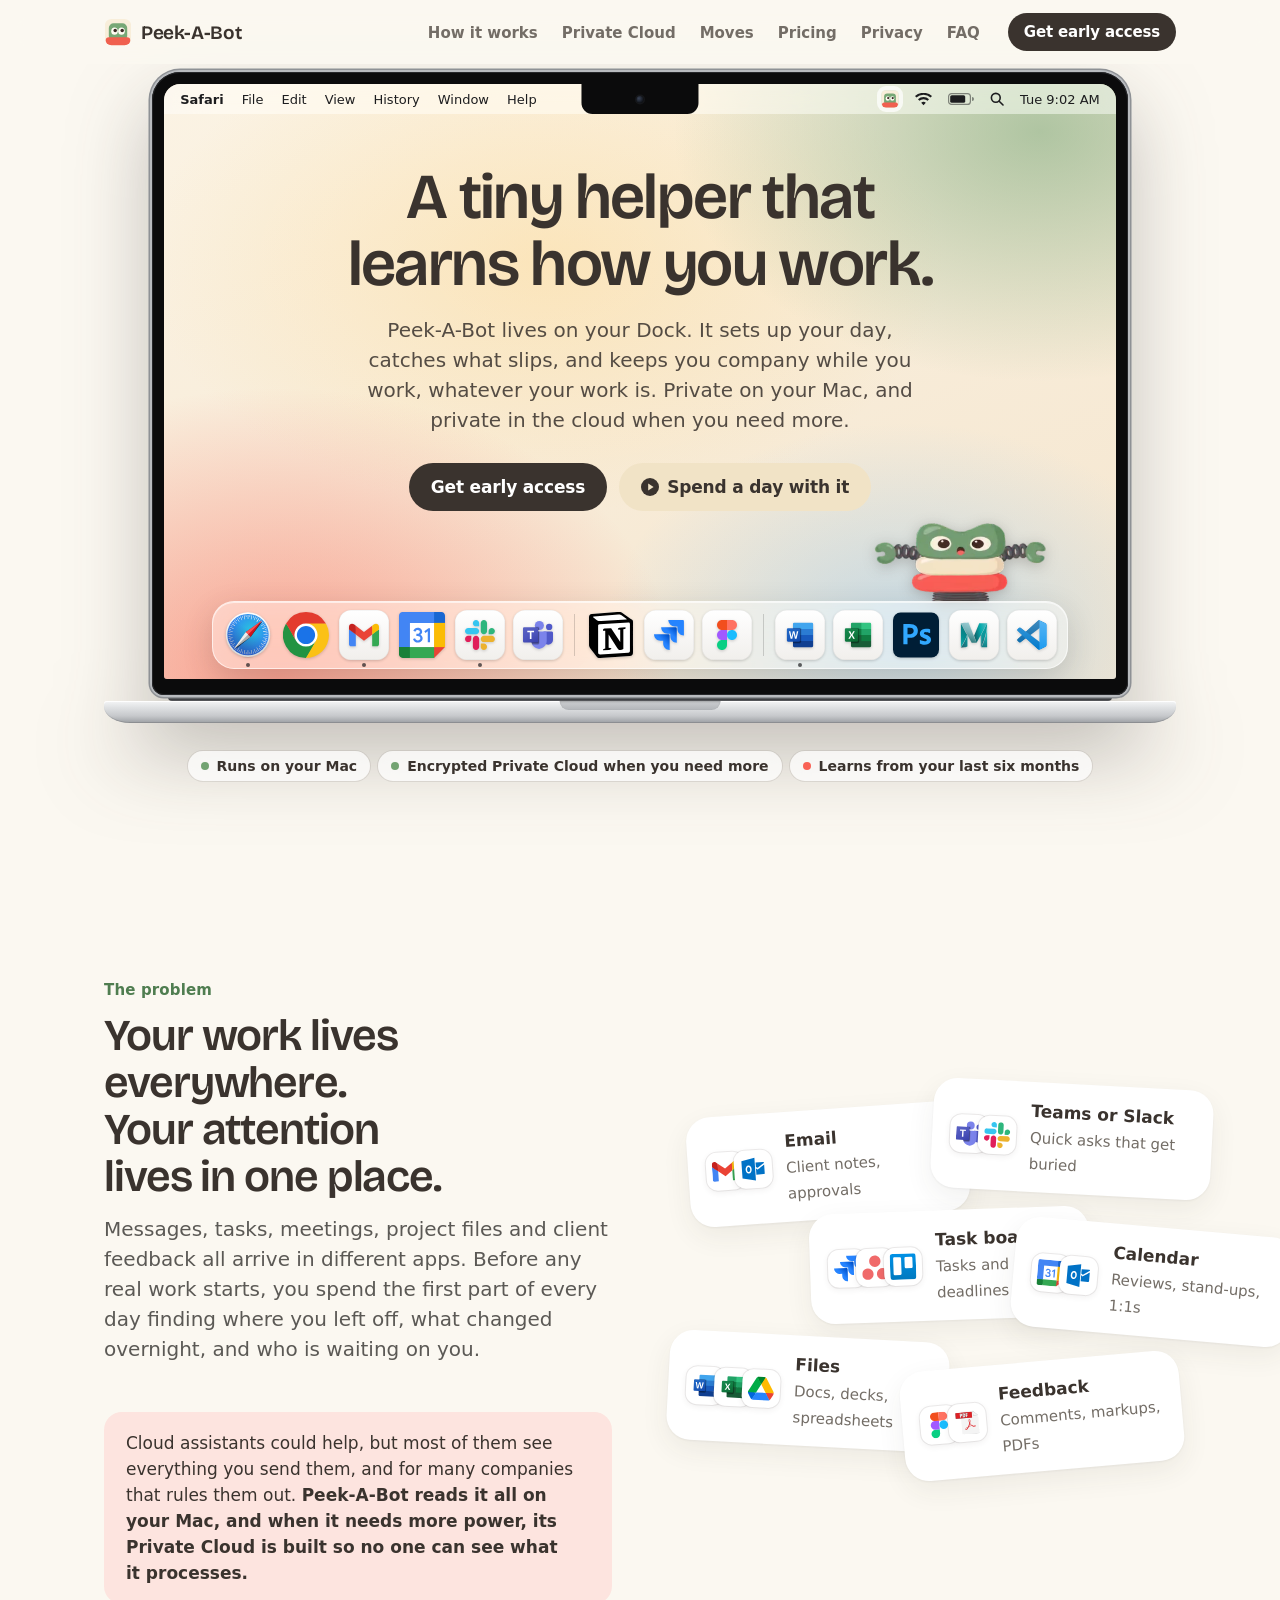
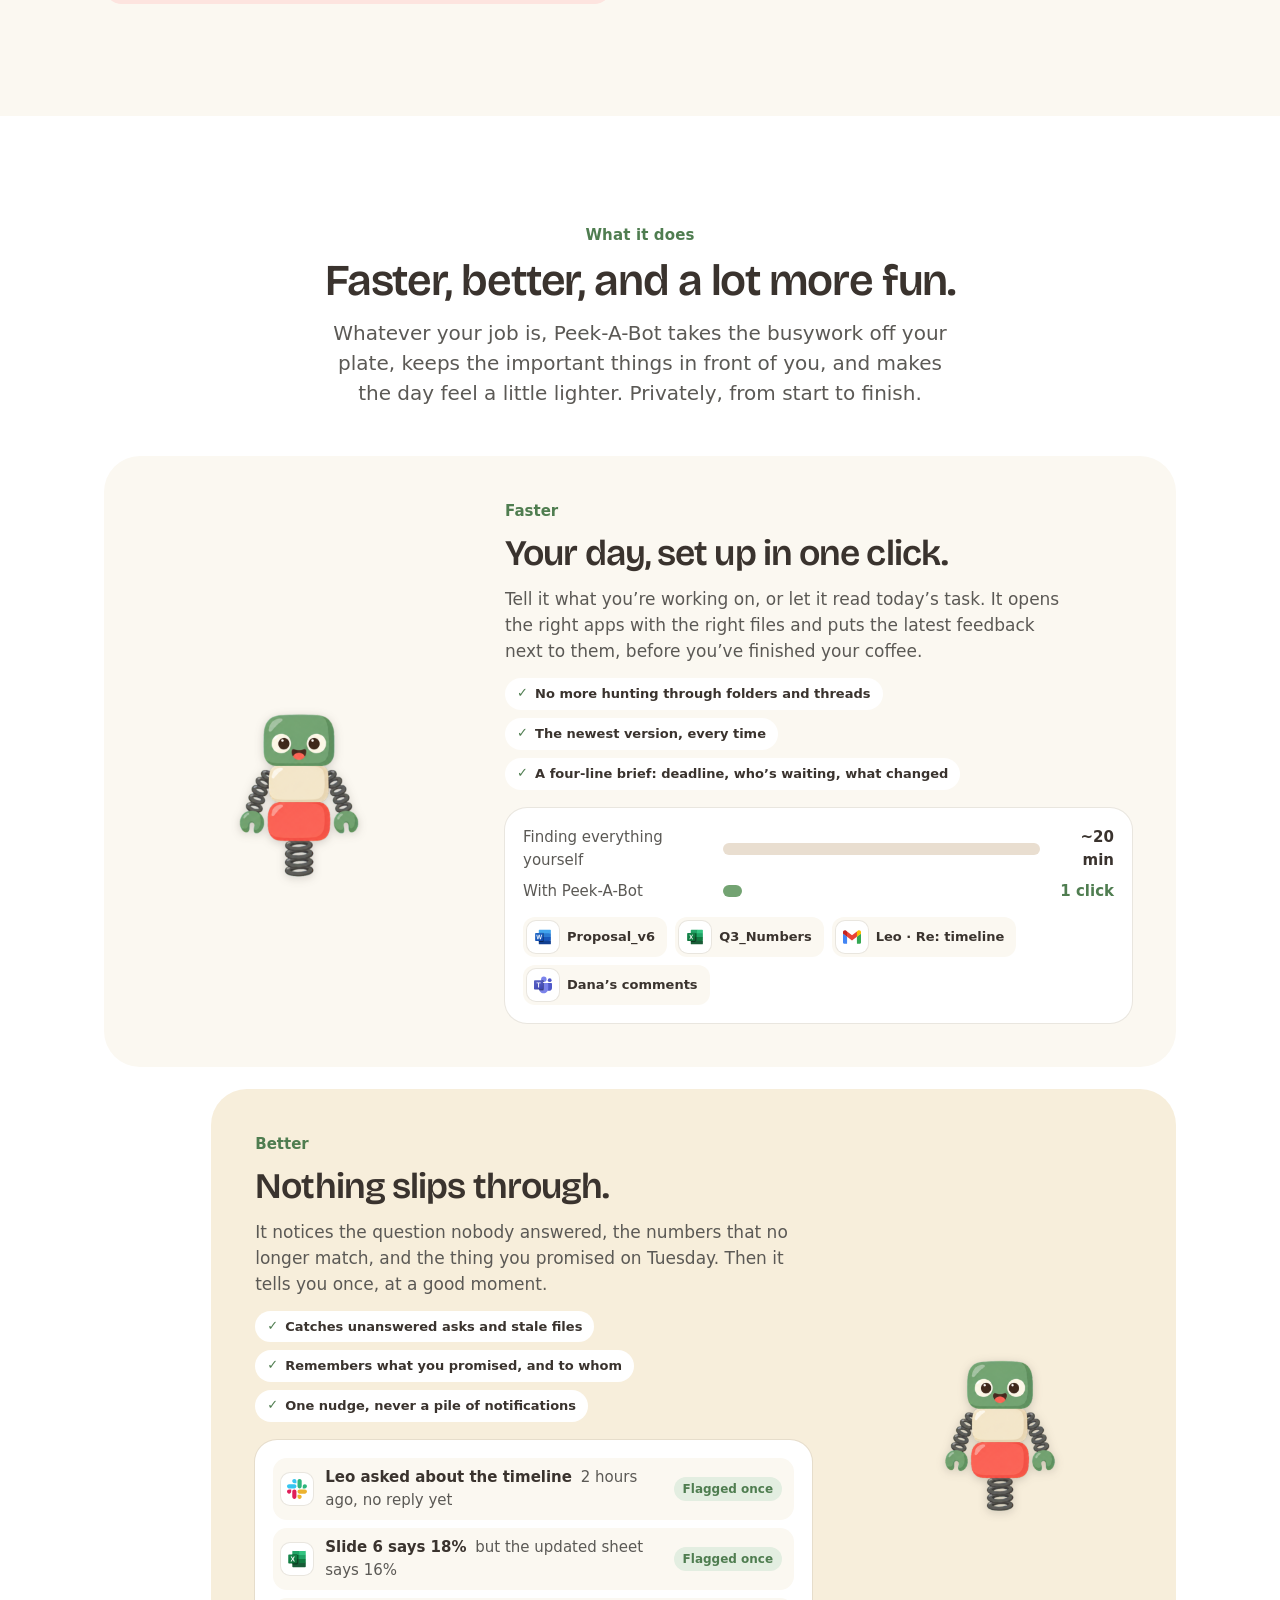
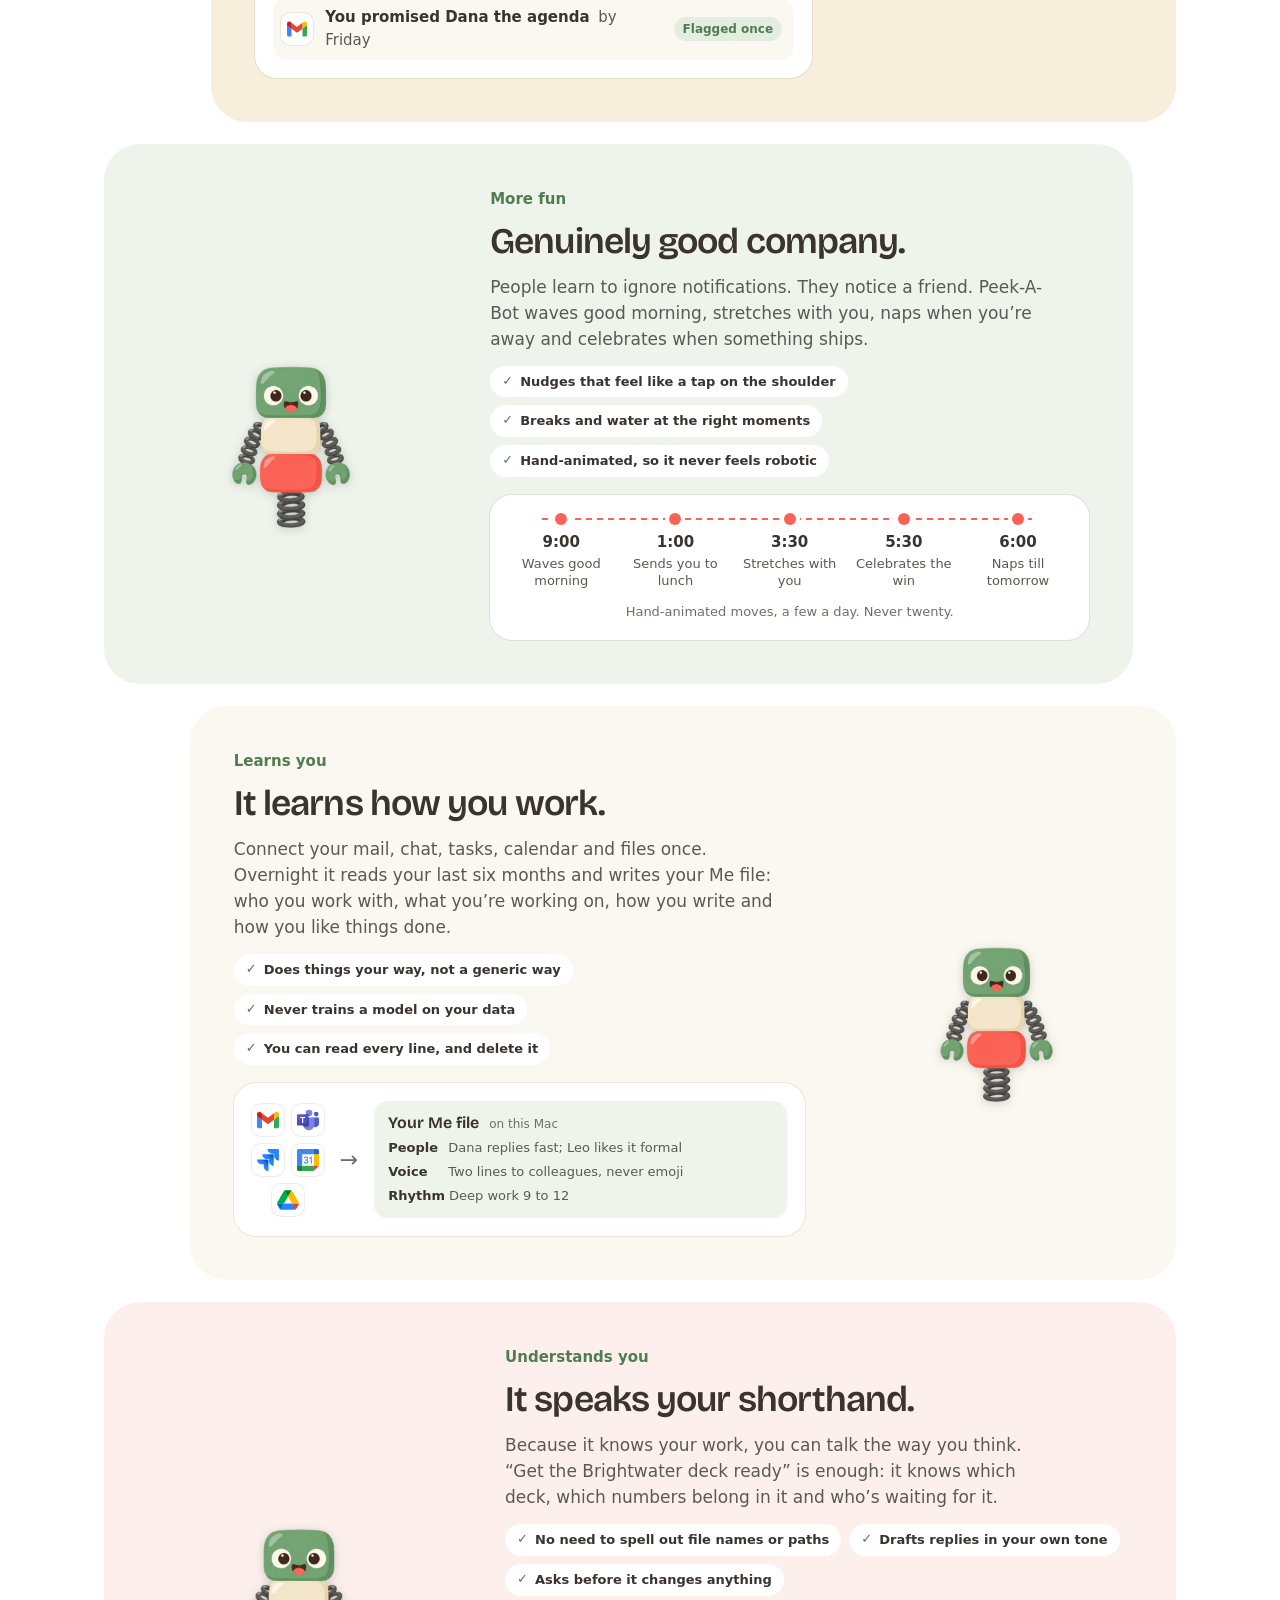
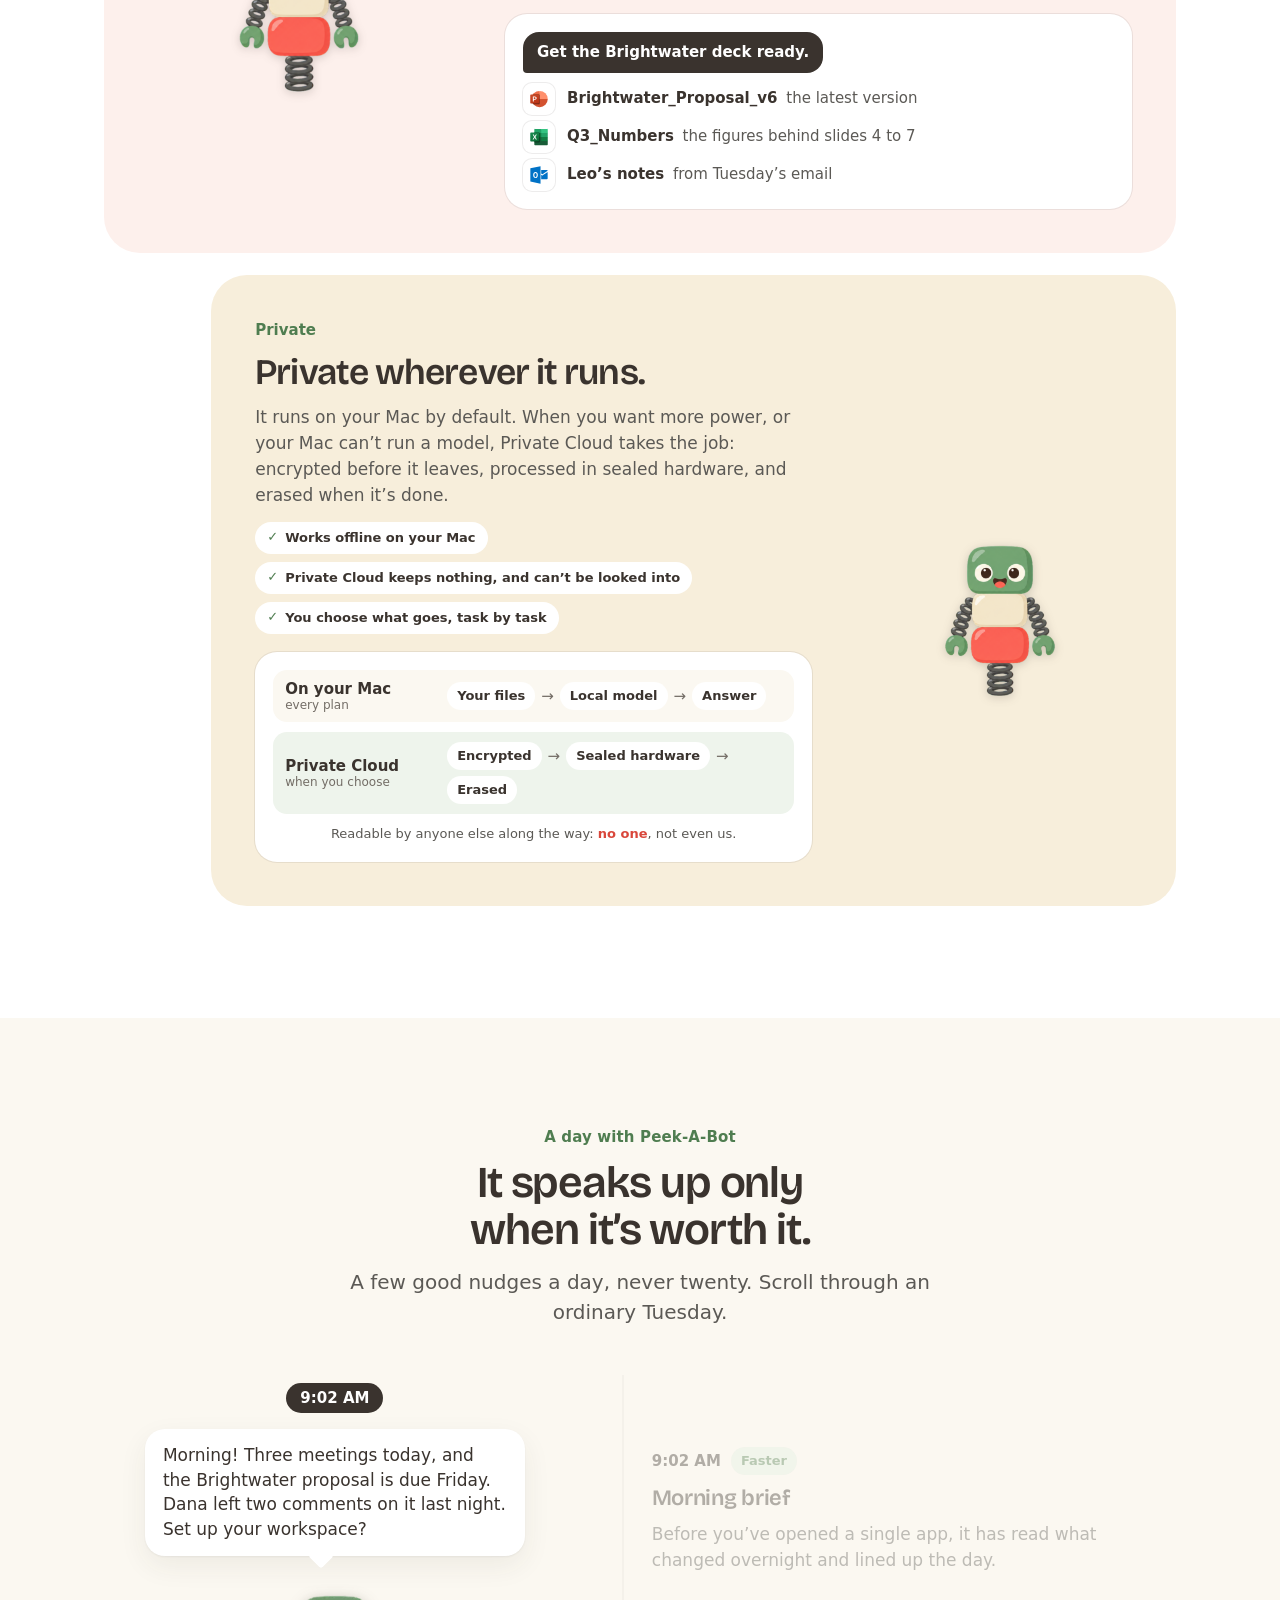
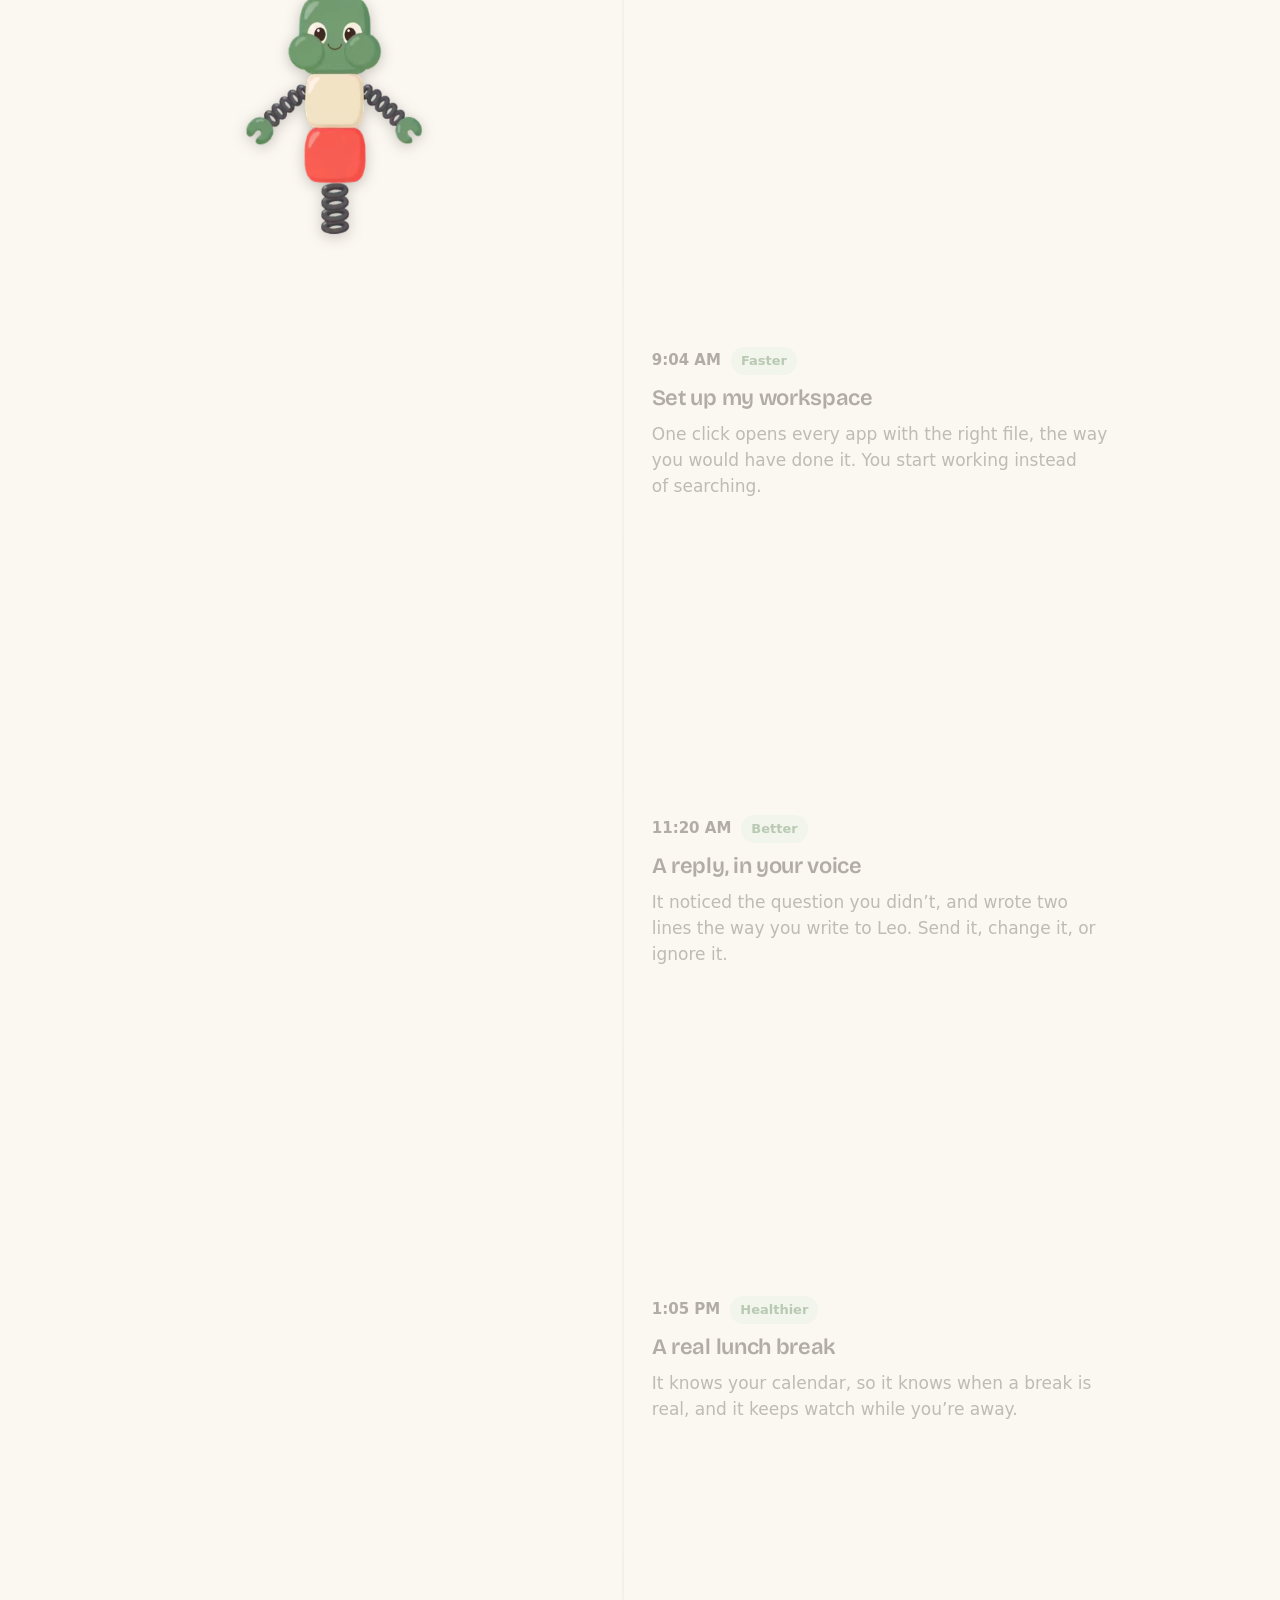
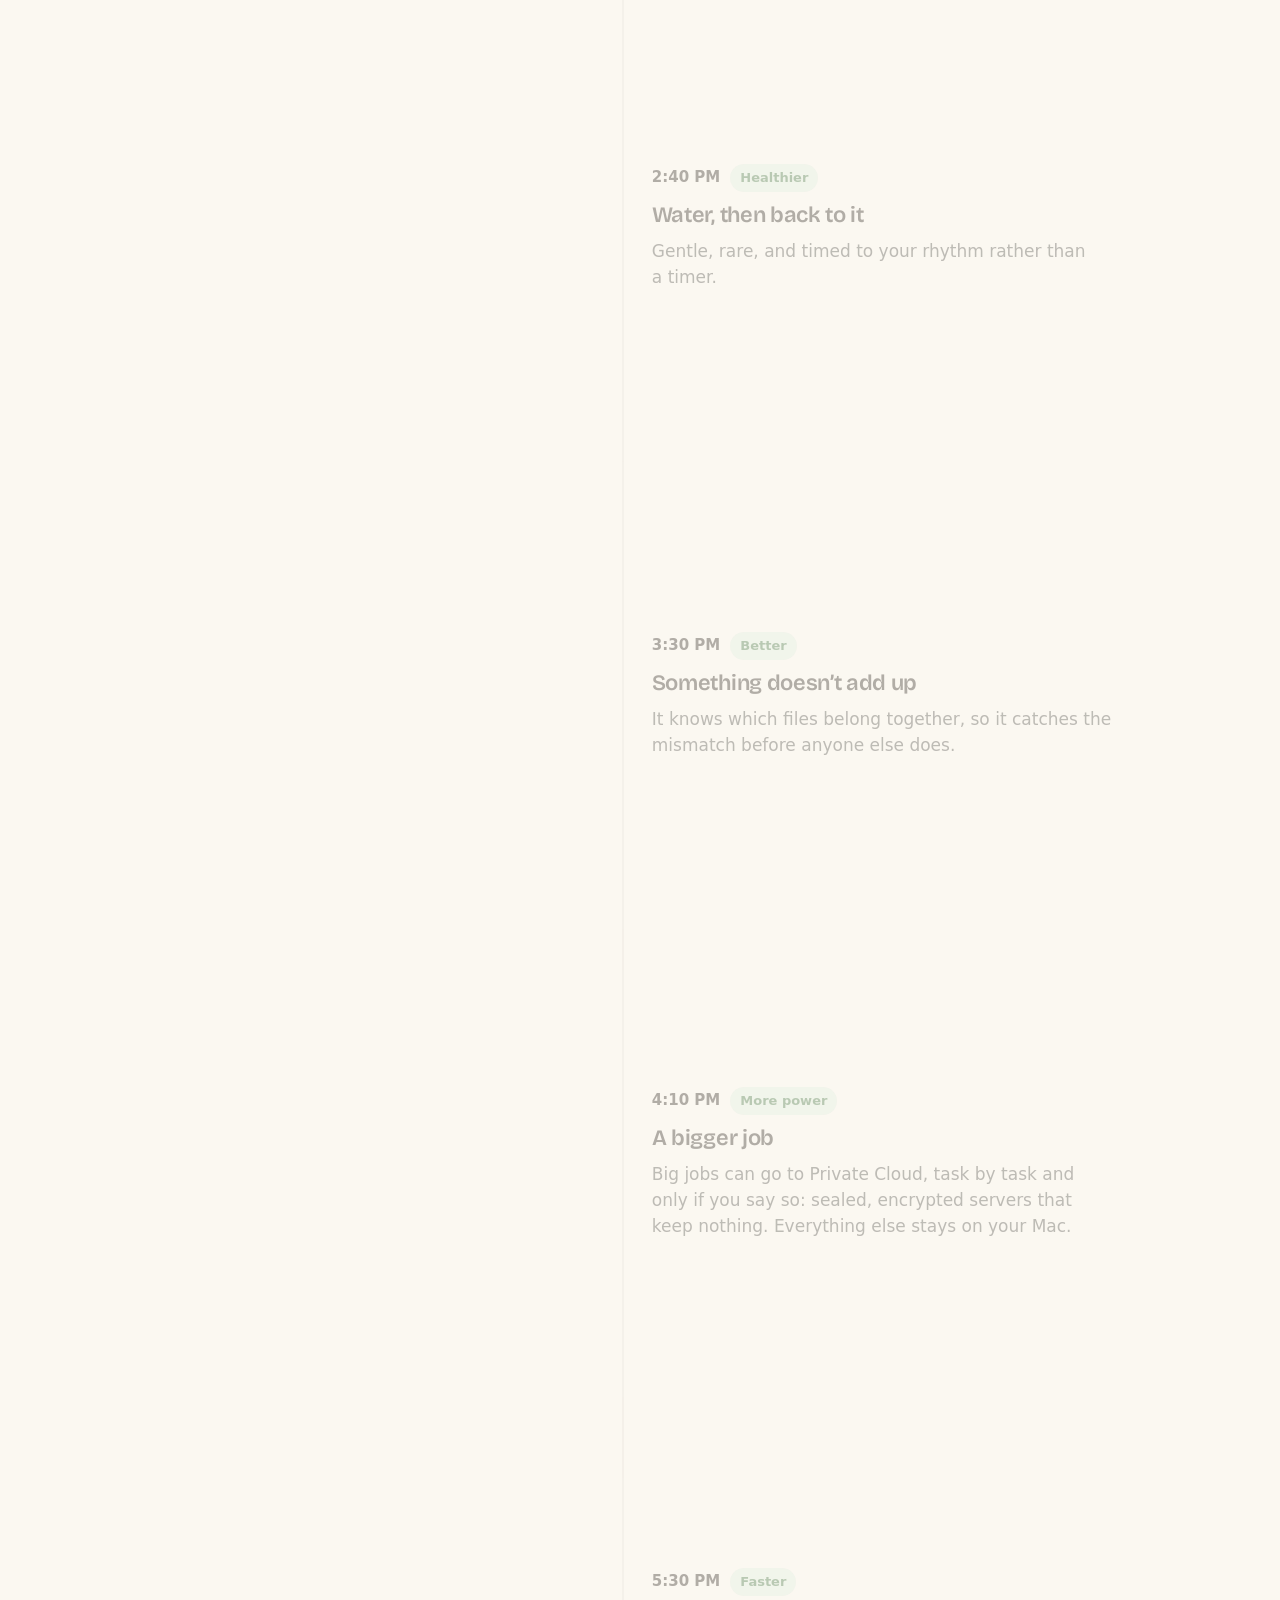
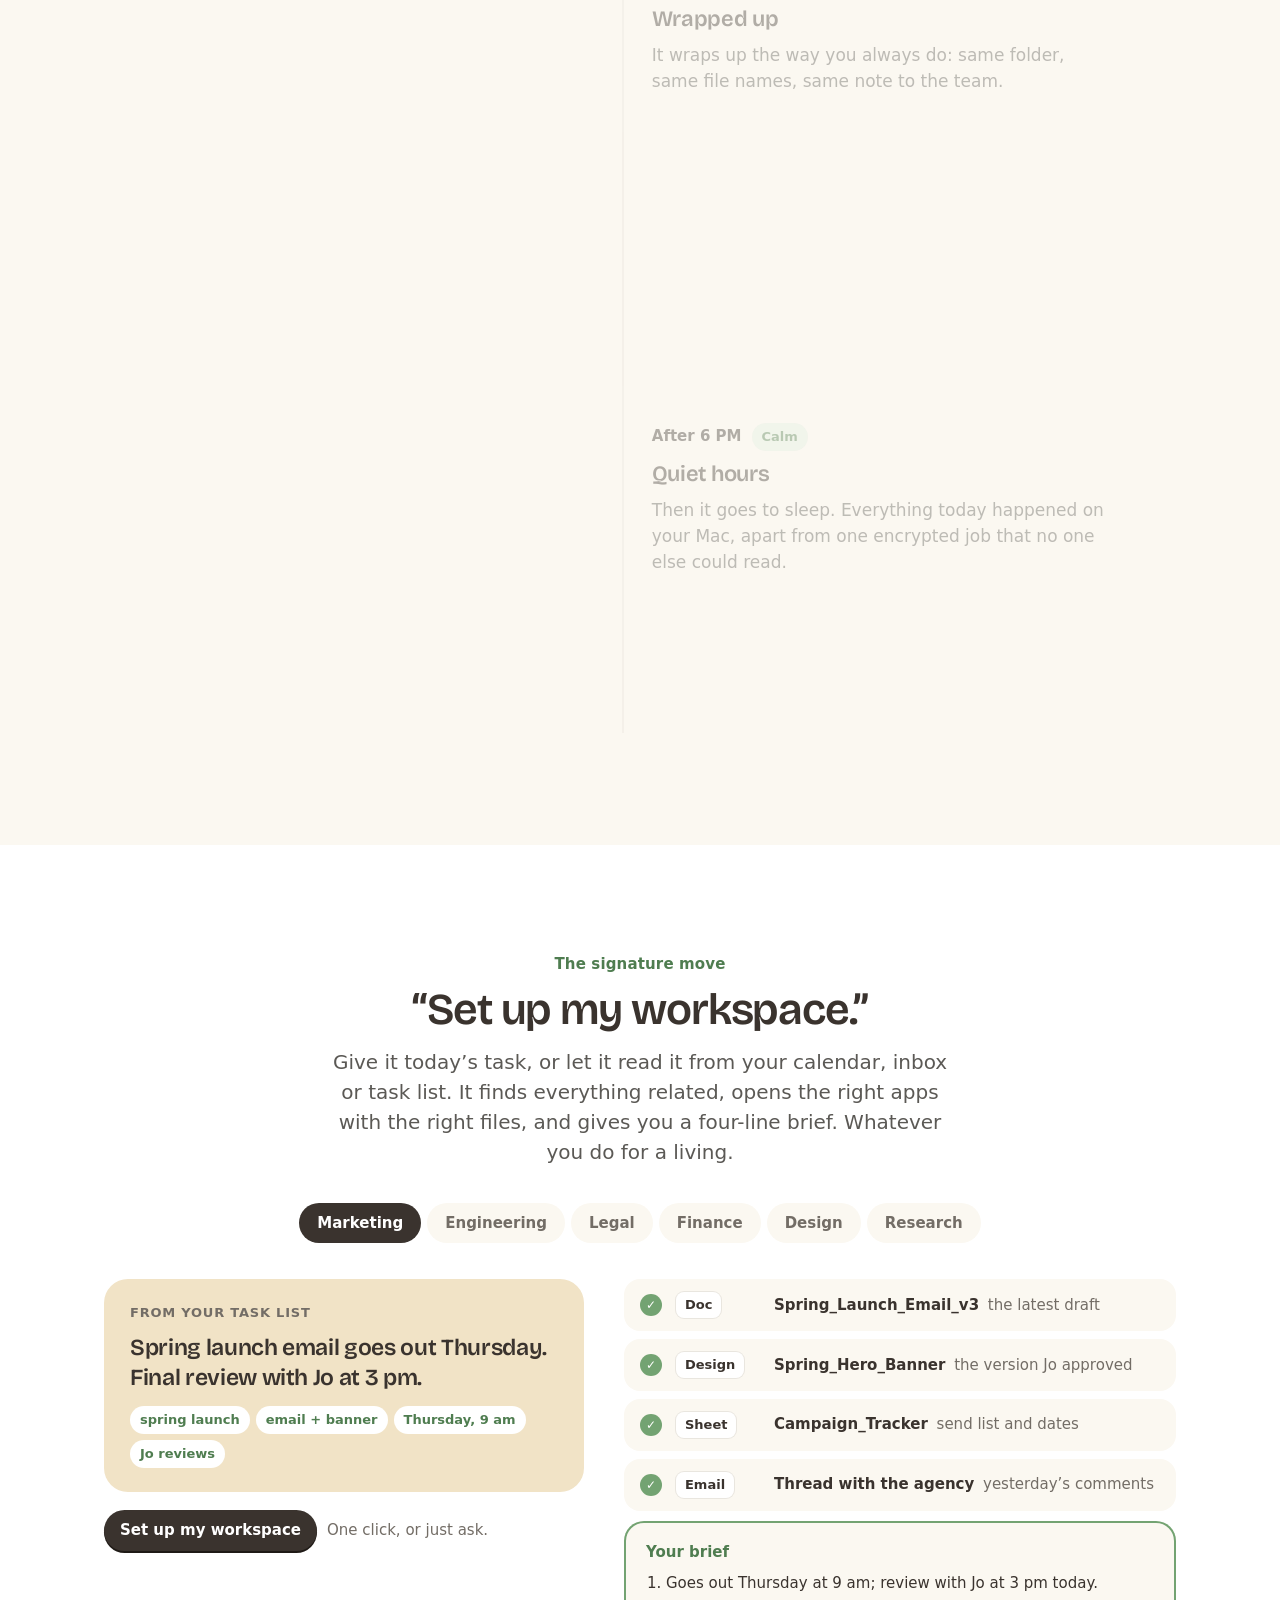
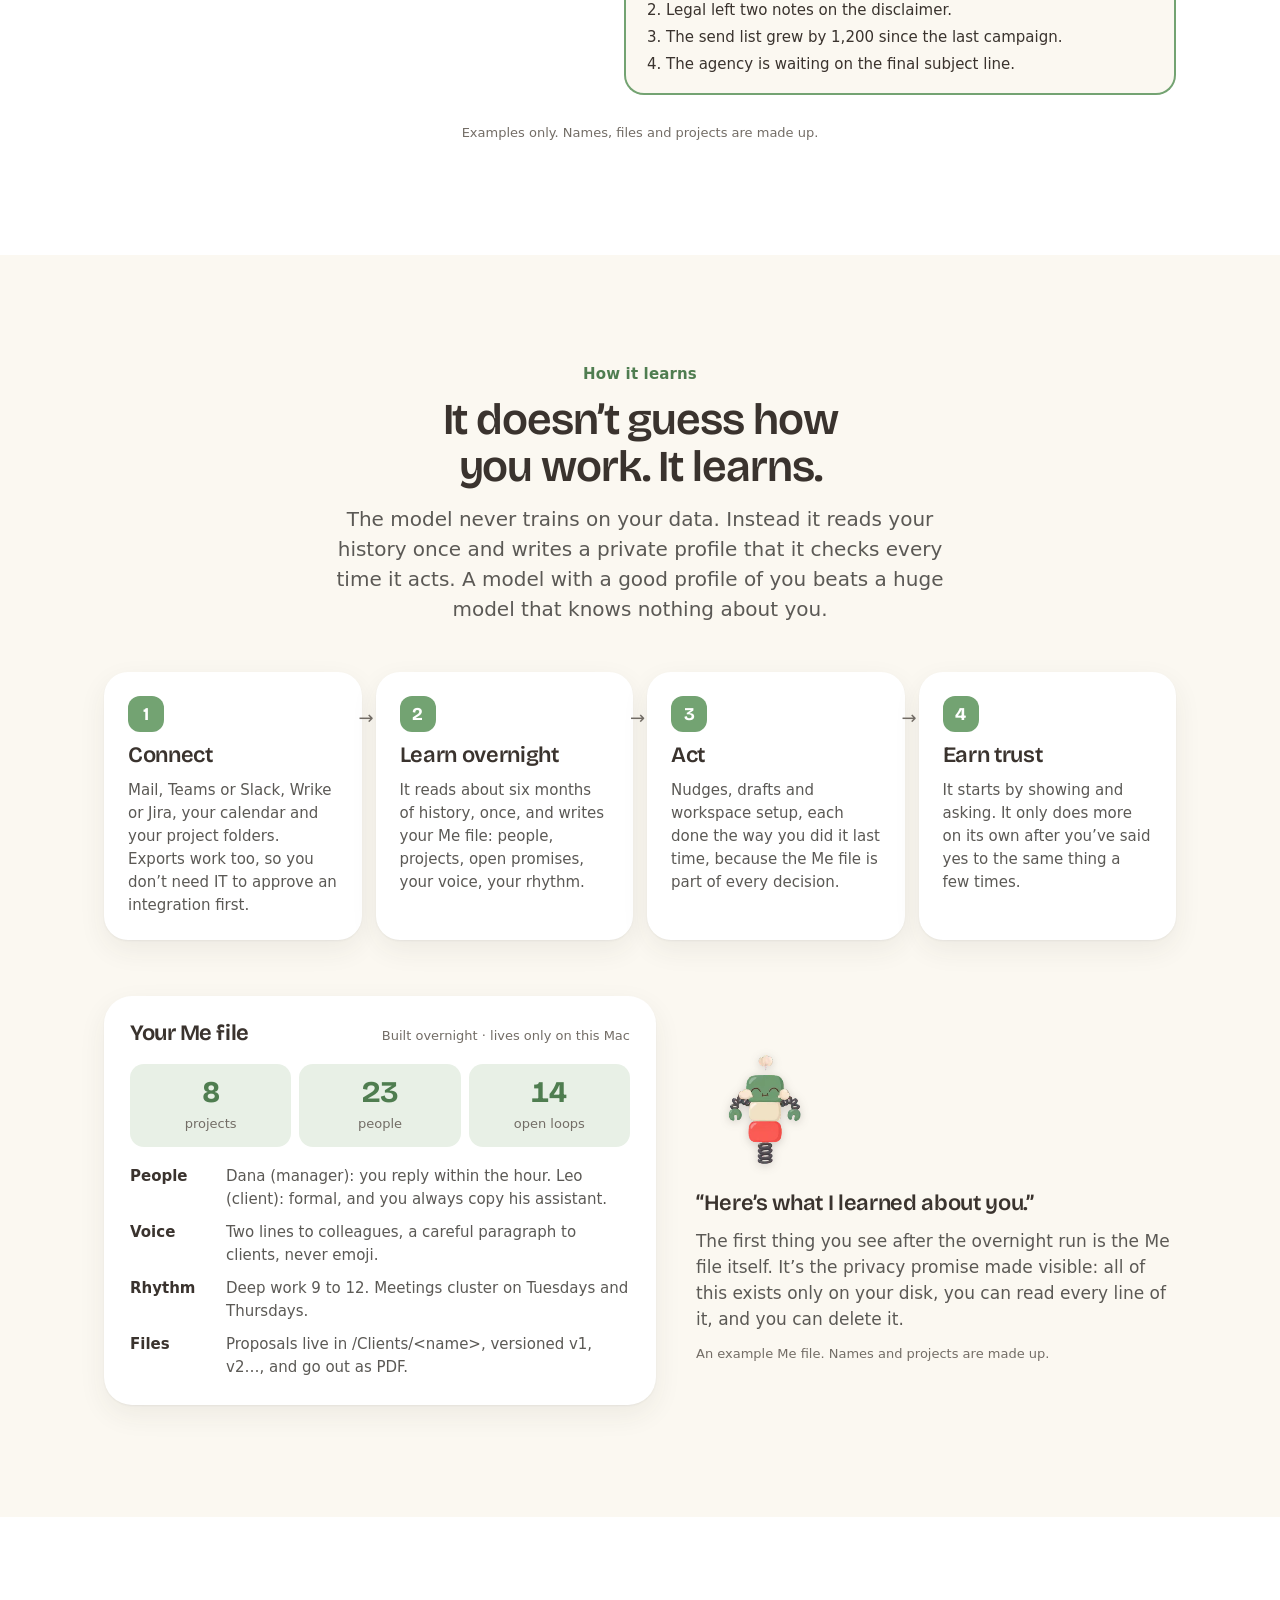
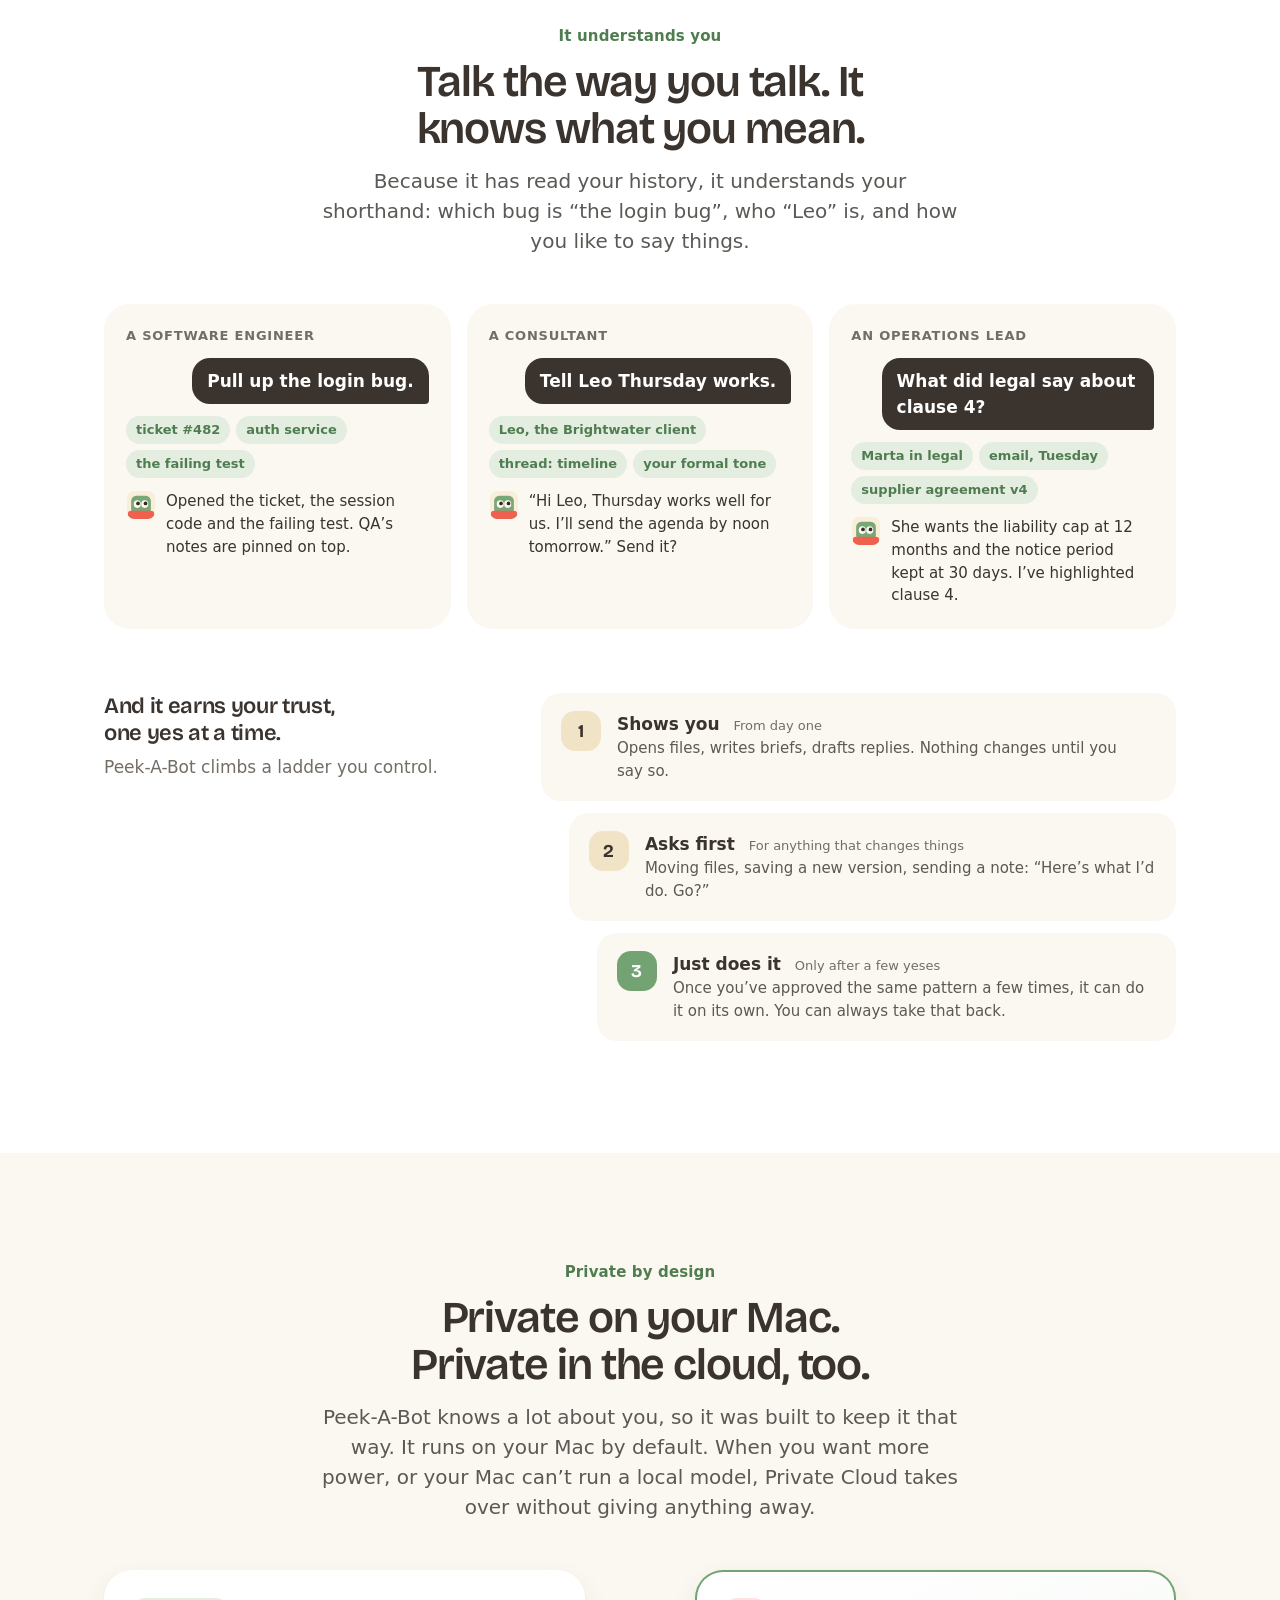
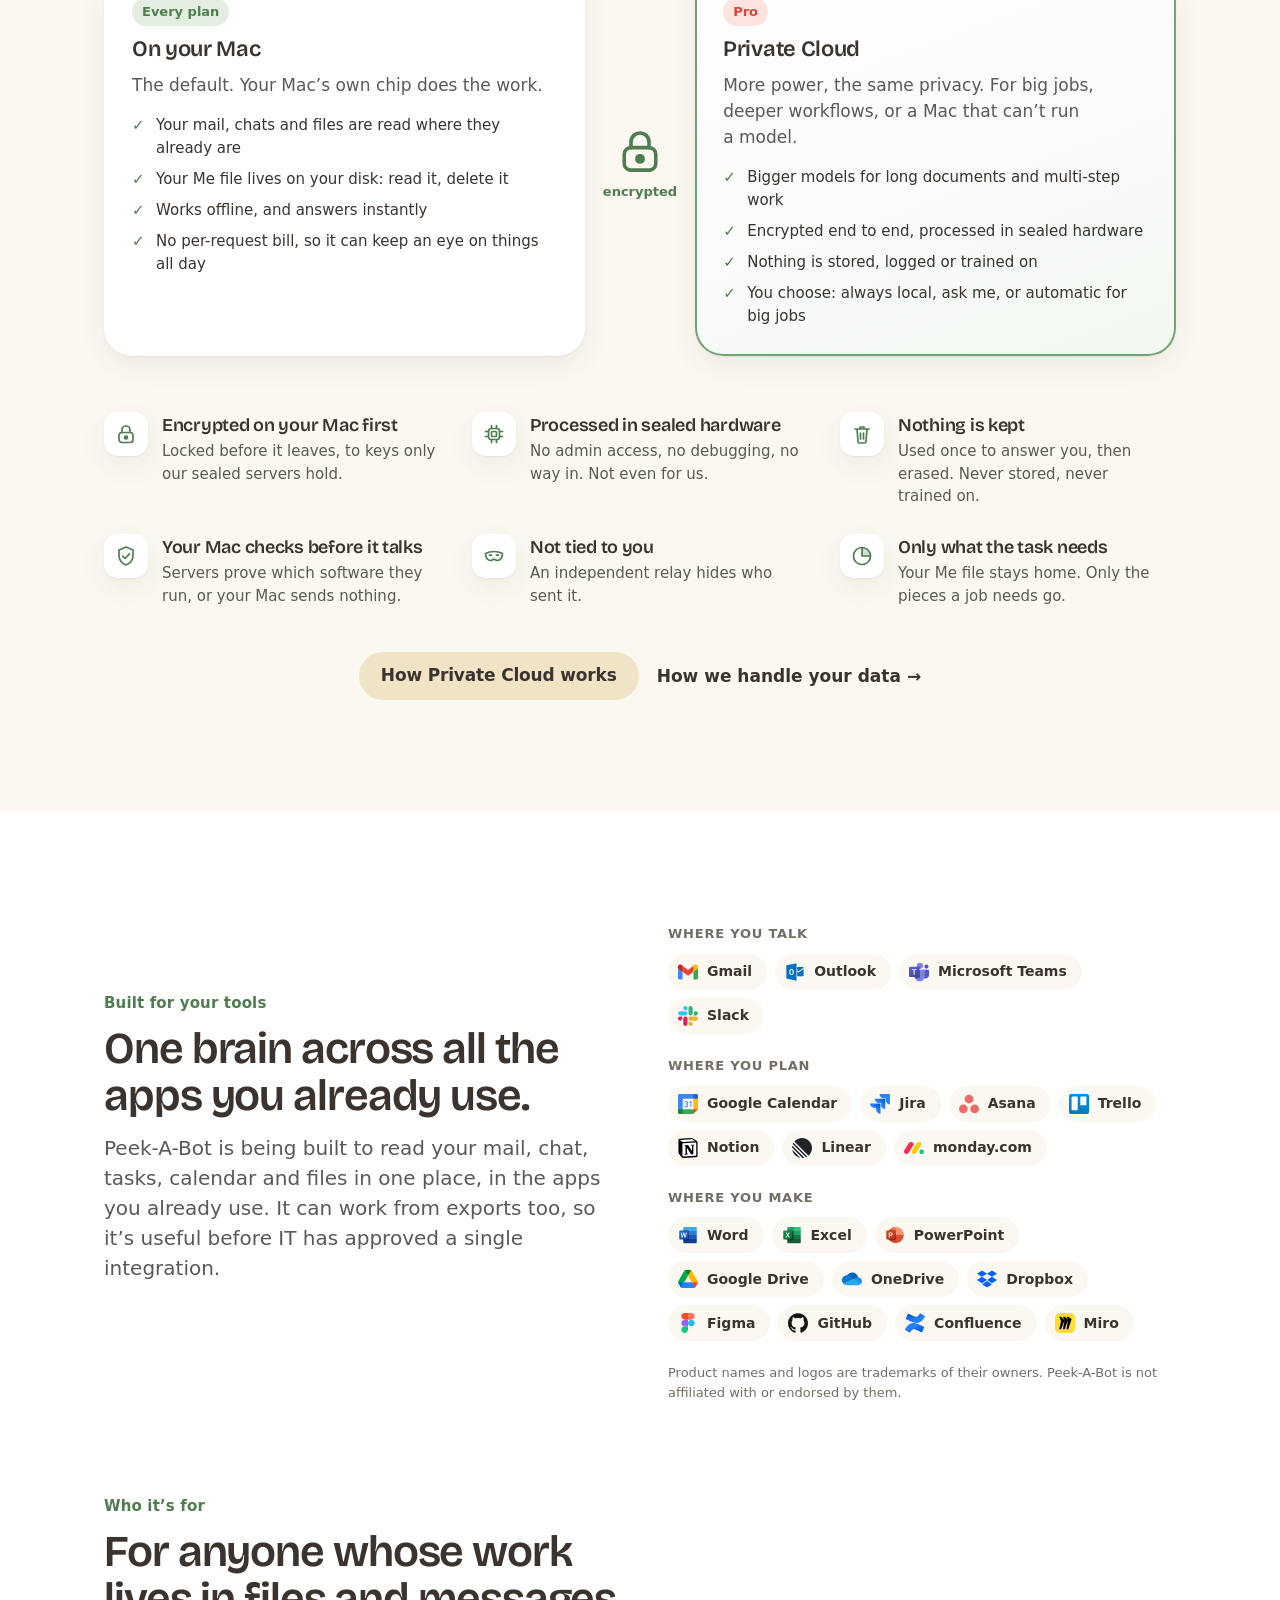
<file: index.html>
<!DOCTYPE html><html lang="en"><head><meta charset="utf-8"><meta name="viewport" content="width=device-width, initial-scale=1"><title>Peek-A-Bot · A tiny helper that learns how you work</title><meta name="description" content="Peek-A-Bot is a tiny helper that lives on your Dock. It learns how you work, sets up your day, catches what slips and keeps you company. Private on your Mac, and in an encrypted Private Cloud when you need more power."><meta name="theme-color" content="#FBF8F1"><meta name="color-scheme" content="light"><link rel="icon" href="/favicon.ico" sizes="48x48"><link rel="icon" href="/favicon.svg" type="image/svg+xml"><link rel="apple-touch-icon" href="/apple-touch-icon.png"><meta property="og:type" content="website"><meta property="og:title" content="Peek-A-Bot · A tiny helper that learns how you work"><meta property="og:description" content="Peek-A-Bot is a tiny helper that lives on your Dock. It learns how you work, sets up your day, catches what slips and keeps you company. Private on your Mac, and in an encrypted Private Cloud when you need more power."><meta property="og:image" content="https://peek-a-bot.com/og-image.png"><meta property="og:image:width" content="1200"><meta property="og:image:height" content="630"><meta name="twitter:card" content="summary_large_image"><script>document.documentElement.classList.add('js');</script><link rel="stylesheet" href="/_astro/Base.CYrjRaip.css"><link rel="stylesheet" href="/_astro/index.rMne8NMQ.css"><style>.faq[data-astro-cid-hemr5th4]{border-top:1px solid var(--line);display:grid}details[data-astro-cid-hemr5th4]{border-bottom:1px solid var(--line)}summary[data-astro-cid-hemr5th4]{cursor:pointer;color:var(--ink);font:600 19px/1.35 var(--font-body);letter-spacing:-.01em;justify-content:space-between;align-items:center;gap:20px;padding:22px 4px;list-style:none;display:flex}summary[data-astro-cid-hemr5th4]::-webkit-details-marker{display:none}summary[data-astro-cid-hemr5th4] i[data-astro-cid-hemr5th4]{background:var(--cream);width:28px;height:28px;transition:background var(--t-hover) var(--ease-out);border-radius:50%;flex:none;position:relative}summary[data-astro-cid-hemr5th4] i[data-astro-cid-hemr5th4]:before,summary[data-astro-cid-hemr5th4] i[data-astro-cid-hemr5th4]:after{content:"";background:var(--ink);width:12px;height:2px;transition:rotate .25s var(--ease-out);border-radius:2px;position:absolute;top:50%;left:50%;translate:-50% -50%}summary[data-astro-cid-hemr5th4] i[data-astro-cid-hemr5th4]:after{rotate:90deg}details[data-astro-cid-hemr5th4][open] summary[data-astro-cid-hemr5th4] i[data-astro-cid-hemr5th4]:after{rotate:0deg}summary[data-astro-cid-hemr5th4]:hover i[data-astro-cid-hemr5th4]{background:#ead8b4}details[data-astro-cid-hemr5th4] p[data-astro-cid-hemr5th4]{max-width:680px;color:var(--body);padding:0 4px 24px}
.clip[data-astro-cid-xy5hpezo]{aspect-ratio:1;cursor:pointer;filter:drop-shadow(0 2px 5px #3a332e38);-webkit-tap-highlight-color:transparent;background:0 0;border:0;width:100%;padding:0;display:block}.clip[data-astro-cid-xy5hpezo] video[data-astro-cid-xy5hpezo]{object-fit:contain;pointer-events:none;width:100%;height:100%}
.plans[data-astro-cid-n3fhtagd]{grid-template-columns:repeat(4,1fr);align-items:stretch;gap:14px;display:grid}.plan[data-astro-cid-n3fhtagd]{background:var(--white);box-shadow:var(--shadow-card);border-radius:28px;flex-direction:column;gap:6px;padding:24px;display:flex;position:relative}.plan[data-astro-cid-n3fhtagd].hi{box-shadow:0 0 0 2px var(--sage) inset, var(--shadow-card)}.badge[data-astro-cid-n3fhtagd]{border-radius:var(--radius-pill);background:var(--sage);color:var(--white);font-size:var(--fs-caption);padding:5px 11px;font-weight:650;position:absolute;top:-12px;left:24px}.plan-clip[data-astro-cid-n3fhtagd]{width:140px;margin:-14px auto -6px}.name[data-astro-cid-n3fhtagd]{color:var(--ink);font:650 24px/1.1 var(--font-display);letter-spacing:-.02em}.audience[data-astro-cid-n3fhtagd]{color:var(--sage-ink);font-size:var(--fs-small);font-weight:650}.price[data-astro-cid-n3fhtagd]{align-items:baseline;gap:4px;margin-top:8px;display:flex}.price[data-astro-cid-n3fhtagd] b[data-astro-cid-n3fhtagd]{color:var(--ink);font:700 44px/1 var(--font-display);letter-spacing:-.03em;font-variant-numeric:tabular-nums}.price[data-astro-cid-n3fhtagd] span[data-astro-cid-n3fhtagd]{color:var(--muted);font-size:var(--fs-small)}.alt[data-astro-cid-n3fhtagd]{color:var(--muted);font-size:var(--fs-caption)}.blurb[data-astro-cid-n3fhtagd]{color:var(--ink);font-size:var(--fs-small);margin-top:6px;font-weight:550}ul[data-astro-cid-n3fhtagd]{flex:1;align-content:start;gap:8px;margin:12px 0 18px;padding:0;list-style:none;display:grid}li[data-astro-cid-n3fhtagd]{color:var(--body);font-size:var(--fs-small);padding-left:24px;line-height:1.4;position:relative}li[data-astro-cid-n3fhtagd]:before{content:"";background:#e3eee1 url("data:image/svg+xml,%3Csvg xmlns='http://www.w3.org/2000/svg' width='9' height='7'%3E%3Cpath d='M1 3.5l2.3 2.3L8 1' fill='none' stroke='%234F7D50' stroke-width='1.7' stroke-linecap='round' stroke-linejoin='round'/%3E%3C/svg%3E") 50% no-repeat;border-radius:50%;width:15px;height:15px;position:absolute;top:3px;left:0}.pill[data-astro-cid-n3fhtagd]{justify-content:center}.compact[data-astro-cid-n3fhtagd] .plan[data-astro-cid-n3fhtagd]{padding:22px}.compact[data-astro-cid-n3fhtagd] ul[data-astro-cid-n3fhtagd]{margin-bottom:0}.compact[data-astro-cid-n3fhtagd] .price[data-astro-cid-n3fhtagd] b[data-astro-cid-n3fhtagd]{font-size:36px}@media (width<=1000px){.plans[data-astro-cid-n3fhtagd]{grid-template-columns:1fr 1fr;row-gap:26px}}@media (width<=560px){.plans[data-astro-cid-n3fhtagd]{grid-template-columns:1fr}}
.cta-band[data-astro-cid-hwvj6ntz]{background:var(--cream);position:relative;overflow:hidden}.inner[data-astro-cid-hwvj6ntz]{grid-template-columns:1.3fr 1fr;align-items:end;gap:32px;padding-top:88px;display:grid}.copy[data-astro-cid-hwvj6ntz]{gap:16px;padding-bottom:88px;display:grid}.copy[data-astro-cid-hwvj6ntz] .lead[data-astro-cid-hwvj6ntz]{max-width:500px;color:var(--ink);opacity:.8}.peek[data-astro-cid-hwvj6ntz]{--bot-size:clamp(240px, 30vw, 360px);margin-bottom:calc(var(--bot-size) * -.17);justify-self:center}@media (width<=760px){.inner[data-astro-cid-hwvj6ntz]{grid-template-columns:1fr;padding-top:64px}.copy[data-astro-cid-hwvj6ntz]{padding-bottom:0}.peek[data-astro-cid-hwvj6ntz]{--bot-size:240px}}
.waitlist[data-astro-cid-lsxrvkd2]{gap:12px;width:100%;max-width:620px;display:grid}.row[data-astro-cid-lsxrvkd2]{flex-wrap:wrap;gap:10px;display:flex}.field[data-astro-cid-lsxrvkd2]{flex:200px}.field[data-astro-cid-lsxrvkd2].email{flex:2 240px}input[data-astro-cid-lsxrvkd2],select[data-astro-cid-lsxrvkd2]{width:100%;height:var(--pill-h);border-radius:var(--radius-pill);background:var(--white);box-shadow:0 0 0 1px var(--line), var(--shadow-card);color:var(--ink);font:500 var(--fs-body) / 1 var(--font-body);-webkit-appearance:none;appearance:none;border:0;padding:0 18px}select[data-astro-cid-lsxrvkd2]{color:var(--muted);background-image:url("data:image/svg+xml,%3Csvg xmlns='http://www.w3.org/2000/svg' width='12' height='8'%3E%3Cpath d='M1 1l5 5 5-5' fill='none' stroke='%23736D66' stroke-width='1.8' stroke-linecap='round'/%3E%3C/svg%3E");background-position:right 18px center;background-repeat:no-repeat;padding-right:40px}select[data-astro-cid-lsxrvkd2]:has(option:checked:not([value=""])){color:var(--ink)}input[data-astro-cid-lsxrvkd2]::placeholder{color:var(--muted)}input[data-astro-cid-lsxrvkd2]:focus-visible,select[data-astro-cid-lsxrvkd2]:focus-visible{outline:2px solid var(--sage-ink);outline-offset:2px}.pill[data-astro-cid-lsxrvkd2]{cursor:pointer;border:0;flex:none}.pill[data-astro-cid-lsxrvkd2][disabled]{opacity:.6;cursor:progress}.trap[data-astro-cid-lsxrvkd2]{opacity:0;width:1px;height:1px;position:absolute;left:-9999px}.status[data-astro-cid-lsxrvkd2]{color:var(--muted);font-size:var(--fs-caption);padding-left:18px}.status[data-astro-cid-lsxrvkd2].ok{color:var(--sage-ink);font-weight:600;font-size:var(--fs-small)}.status[data-astro-cid-lsxrvkd2].err{color:var(--coral-deep);font-weight:600}@media (width<=560px){.pill[data-astro-cid-lsxrvkd2]{flex:100%;justify-content:center}}
</style></head><body><a class="skip" href="#main">Skip to content</a><header class="nav" data-astro-cid-wpvy4v7s><div class="container nav-inner" data-astro-cid-wpvy4v7s><a class="brand" href="/" aria-label="Peek-A-Bot home" data-astro-cid-wpvy4v7s><img src="/brand/peekabot-icon-small.svg" width="28" height="28" alt="" aria-hidden="true" decoding="async"><span data-astro-cid-wpvy4v7s>Peek-A-Bot</span></a><nav class="links" aria-label="Main" data-astro-cid-wpvy4v7s><ul data-astro-cid-wpvy4v7s><li data-astro-cid-wpvy4v7s><a href="/#how" data-astro-cid-wpvy4v7s>How it works</a></li><li data-astro-cid-wpvy4v7s><a href="/private-cloud" data-astro-cid-wpvy4v7s>Private Cloud</a></li><li data-astro-cid-wpvy4v7s><a href="/moves" data-astro-cid-wpvy4v7s>Moves</a></li><li data-astro-cid-wpvy4v7s><a href="/pricing" data-astro-cid-wpvy4v7s>Pricing</a></li><li data-astro-cid-wpvy4v7s><a href="/privacy" data-astro-cid-wpvy4v7s>Privacy</a></li><li data-astro-cid-wpvy4v7s><a href="/faq" data-astro-cid-wpvy4v7s>FAQ</a></li></ul></nav><a class="pill pill-primary pill-small cta" href="/early-access" data-astro-cid-wpvy4v7s>Get early access</a><details class="menu" data-astro-cid-wpvy4v7s><summary aria-label="Menu" data-astro-cid-wpvy4v7s><svg width="22" height="22" viewBox="0 0 22 22" aria-hidden="true" data-astro-cid-wpvy4v7s><path d="M3 7h16M3 15h16" stroke="currentColor" stroke-width="2" stroke-linecap="round" data-astro-cid-wpvy4v7s></path></svg></summary><div class="sheet" data-astro-cid-wpvy4v7s><a href="/#how" data-astro-cid-wpvy4v7s>How it works</a><a href="/private-cloud" data-astro-cid-wpvy4v7s>Private Cloud</a><a href="/moves" data-astro-cid-wpvy4v7s>Moves</a><a href="/pricing" data-astro-cid-wpvy4v7s>Pricing</a><a href="/privacy" data-astro-cid-wpvy4v7s>Privacy</a><a href="/faq" data-astro-cid-wpvy4v7s>FAQ</a><a class="pill pill-primary" href="/early-access" data-astro-cid-wpvy4v7s>Get early access</a></div></details></div></header><main id="main"><section class="hero" data-astro-cid-ge2uvauf><div class="container hero-grid" data-astro-cid-ge2uvauf><div class="macbook" data-astro-cid-ge2uvauf><div class="lid" data-astro-cid-ge2uvauf><div class="screen" aria-label="A Mac desktop with Peek-A-Bot above the Dock" data-astro-cid-ge2uvauf><div class="menubar" aria-hidden="true" data-astro-cid-ge2uvauf><b data-astro-cid-ge2uvauf>Safari</b><span data-astro-cid-ge2uvauf>File</span><span data-astro-cid-ge2uvauf>Edit</span><span data-astro-cid-ge2uvauf>View</span><span data-astro-cid-ge2uvauf>History</span><span data-astro-cid-ge2uvauf>Window</span><span data-astro-cid-ge2uvauf>Help</span><div class="status" data-astro-cid-ge2uvauf><img class="pab" src="/brand/peekabot-icon-small.svg" width="18" height="18" alt="" data-astro-cid-ge2uvauf><svg width="17" height="13" viewBox="0 0 17 13" data-astro-cid-ge2uvauf><path d="M8.5 12.2l2.3-2.5a3.4 3.4 0 0 0-4.6 0zM4.4 7.8a6 6 0 0 1 8.2 0l1.4-1.5a8 8 0 0 0-11 0zM1.4 4.6a10.5 10.5 0 0 1 14.2 0L17 3.1A12.6 12.6 0 0 0 0 3.1z" fill="currentColor" data-astro-cid-ge2uvauf></path></svg><svg width="26" height="12" viewBox="0 0 26 12" data-astro-cid-ge2uvauf><rect x=".6" y=".6" width="21.8" height="10.8" rx="3" fill="none" stroke="currentColor" stroke-opacity=".5" stroke-width="1.2" data-astro-cid-ge2uvauf></rect><rect x="2.2" y="2.2" width="15" height="7.6" rx="1.6" fill="currentColor" data-astro-cid-ge2uvauf></rect><path d="M24 4v4a2 2 0 0 0 0-4z" fill="currentColor" opacity=".5" data-astro-cid-ge2uvauf></path></svg><svg width="14" height="14" viewBox="0 0 14 14" data-astro-cid-ge2uvauf><circle cx="5.8" cy="5.8" r="4.4" fill="none" stroke="currentColor" stroke-width="1.6" data-astro-cid-ge2uvauf></circle><path d="M9.2 9.2L13 13" stroke="currentColor" stroke-width="1.6" stroke-linecap="round" data-astro-cid-ge2uvauf></path></svg><span class="clock" data-astro-cid-ge2uvauf>Tue 9:02 AM</span></div></div><div class="desktop" data-astro-cid-ge2uvauf><div class="bot-spot" data-astro-cid-ge2uvauf><button class="bot" type="button" data-bot data-intro="pop,wave" data-idle="idle" data-tap="wave,peekaboo,celebrate" aria-label="Peek-A-Bot. Click to say hi." data-astro-cid-2otl76wt><img class="still" src="/moves/neutral.png" alt="" width="480" height="480" loading="eager" data-astro-cid-2otl76wt><video data-move="pop" muted playsinline preload="none" disablepictureinpicture disableremoteplayback aria-hidden="true" tabindex="-1" data-astro-cid-2otl76wt><source src="/moves/pop.mov" type="video/mp4; codecs=&quot;hvc1&quot;" data-astro-cid-2otl76wt><source src="/moves/pop.webm" type="video/webm" data-astro-cid-2otl76wt></video><video data-move="wave" muted playsinline preload="none" disablepictureinpicture disableremoteplayback aria-hidden="true" tabindex="-1" data-astro-cid-2otl76wt><source src="/moves/wave.mov" type="video/mp4; codecs=&quot;hvc1&quot;" data-astro-cid-2otl76wt><source src="/moves/wave.webm" type="video/webm" data-astro-cid-2otl76wt></video><video data-move="idle" muted playsinline preload="none" disablepictureinpicture disableremoteplayback aria-hidden="true" tabindex="-1" data-astro-cid-2otl76wt><source src="/moves/idle.mov" type="video/mp4; codecs=&quot;hvc1&quot;" data-astro-cid-2otl76wt><source src="/moves/idle.webm" type="video/webm" data-astro-cid-2otl76wt></video><video data-move="peekaboo" muted playsinline preload="none" disablepictureinpicture disableremoteplayback aria-hidden="true" tabindex="-1" data-astro-cid-2otl76wt><source src="/moves/peekaboo.mov" type="video/mp4; codecs=&quot;hvc1&quot;" data-astro-cid-2otl76wt><source src="/moves/peekaboo.webm" type="video/webm" data-astro-cid-2otl76wt></video><video data-move="celebrate" muted playsinline preload="none" disablepictureinpicture disableremoteplayback aria-hidden="true" tabindex="-1" data-astro-cid-2otl76wt><source src="/moves/celebrate.mov" type="video/mp4; codecs=&quot;hvc1&quot;" data-astro-cid-2otl76wt><source src="/moves/celebrate.webm" type="video/webm" data-astro-cid-2otl76wt></video></button><script type="module">var e=matchMedia(`(prefers-reduced-motion: reduce)`),t=e=>new Promise(t=>setTimeout(t,e)),n=e=>(e||``).split(`,`).filter(Boolean);function r(r){let i=new Map([...r.querySelectorAll(`video[data-move]`)].map(e=>[e.dataset.move,e])),a=n(r.dataset.intro),o=n(r.dataset.tap),s=r.dataset.idle||``,c=null,l=!1,u=!1,d=!1,f=null,p=!1,m=[],h=e=>{e.preload!==`auto`&&(e.preload=`auto`,e.load())},g=e=>e.readyState>=4?Promise.resolve():new Promise(t=>e.addEventListener(`canplaythrough`,t,{once:!0}));function _(e,t=!1){let n=c;c=e,r.classList.toggle(`live`,!!e),e&&(e.classList.remove(`fade-out`),e.classList.add(`on`)),n&&n!==e&&(t?(n.classList.add(`fade-out`),setTimeout(()=>{c!==n&&(n.classList.remove(`on`,`fade-out`),n.pause())},220)):(n.classList.remove(`on`),n.pause()))}function v(e,t=!1){let n=i.get(e);if(!n)return Promise.resolve(!1);h(n);let r=p;return p=!1,new Promise(e=>{t||(f=()=>e(!0)),n.loop=t,n.muted=!0;try{n.currentTime=0}catch{}let i=()=>_(n,r);`requestVideoFrameCallback`in n?n.requestVideoFrameCallback(i):n.addEventListener(`playing`,i,{once:!0}),t||n.addEventListener(`ended`,()=>e(!0),{once:!0}),n.play().then(()=>{t&&e(!0)}).catch(()=>e(!1))})}function y(){s&&u&&!e.matches?v(s,!0):(!s||e.matches)&&_(null)}async function b(){if(!l){for(l=!0;m.length;)if(!await v(m.shift())){m.length=0;break}l=!1,y()}}function x(t,n=!1){!i.has(t)||e.matches&&!n||(m.length=0,m.push(t),l?(p=!0,f?.()):b())}async function S(){if(d||(d=!0,e.matches))return;for(let e of[...a,s])i.has(e)&&h(i.get(e));let n=i.get(a[0]||s);n&&await Promise.race([g(n),t(4e3)]),!l&&(a.length?(await t(350),m.push(...a),b()):y())}if(r.addEventListener(`click`,()=>{!l&&o.length&&x(o[Math.floor(Math.random()*o.length)],!0)}),r.addEventListener(`bot:react`,e=>x(e.detail)),new IntersectionObserver(([e])=>{u=e.isIntersecting,u&&!d?S():!l&&d&&(u?c?.loop?c.play().catch(()=>{}):y():c?.pause())},{rootMargin:`200px 0px`}).observe(r),`lazy`in r.dataset||S(),new URLSearchParams(location.search).has(`debug`)){let e=document.createElement(`pre`);e.style.cssText=`position:absolute;left:100%;top:30%;margin:0 0 0 8px;font:11px/1.4 ui-monospace,monospace;text-align:left;color:#3A332E;white-space:pre;z-index:5`,r.after(e),setInterval(()=>{e.textContent=[...i].map(([e,t])=>`${t.classList.contains(`on`)?`▶`:` `} ${e.padEnd(9)} ${t.currentTime.toFixed(2)}s ${t.paused?`paused`:`playing`}${t.ended?` ended`:``} rs=${t.readyState} ${(t.currentSrc||``).split(`.`).pop()}`).join(`
`)+`\nrunning=${l} onScreen=${u} live=${r.classList.contains(`live`)}`},200)}}document.querySelectorAll(`[data-bot]`).forEach(r);</script></div><nav class="dock" aria-label="Apps Peek-A-Bot is being built to work with" data-astro-cid-ge2uvauf><span class="app on" title="Safari" data-astro-cid-ge2uvauf><span class="brand-icon" data-astro-cid-l6zidspz><svg xmlns="http://www.w3.org/2000/svg" width="46" height="46" viewBox="0 0 256 256" preserveAspectRatio="xMidYMid meet" role="img" aria-label="Safari"><defs><linearGradient id="safari-vh2oj-SVGHbaMl8Jz" x1="50%" x2="50%" y1="100%" y2="0%"><stop offset="25%" stop-color="#dbdbda"/><stop offset="100%" stop-color="#fff"/></linearGradient><linearGradient id="safari-vh2oj-SVGmF1yebya" x1="49.05%" x2="25.713%" y1="35.703%" y2="77.572%"><stop offset="0%" stop-opacity="0"/><stop offset="100%"/></linearGradient><filter id="safari-vh2oj-SVGKgikabsP" width="200%" height="200%" x="-50%" y="-50%" filterUnits="objectBoundingBox"><feOffset dy="2" in="SourceAlpha" result="shadowOffsetOuter1"/><feGaussianBlur in="shadowOffsetOuter1" result="shadowBlurOuter1" stdDeviation="2"/><feColorMatrix in="shadowBlurOuter1" result="shadowMatrixOuter1" values="0 0 0 0 0 0 0 0 0 0 0 0 0 0 0 0 0 0 0.266007133 0"/><feMerge><feMergeNode in="shadowMatrixOuter1"/><feMergeNode in="SourceGraphic"/></feMerge></filter><filter id="safari-vh2oj-SVGD57lHhCt" width="200%" height="200%" x="-50%" y="-50%" filterUnits="objectBoundingBox"><feOffset dy="1" in="SourceAlpha" result="shadowOffsetOuter1"/><feGaussianBlur in="shadowOffsetOuter1" result="shadowBlurOuter1" stdDeviation="2"/><feColorMatrix in="shadowBlurOuter1" result="shadowMatrixOuter1" values="0 0 0 0 0 0 0 0 0 0 0 0 0 0 0 0 0 0 13 0"/><feMerge><feMergeNode in="shadowMatrixOuter1"/><feMergeNode in="SourceGraphic"/></feMerge></filter><radialGradient id="safari-vh2oj-SVG5nnwfe1K" cx="57.025%" cy="39.017%" r="61.032%" fx="57.025%" fy="39.017%"><stop offset="0%" stop-color="#2abce1"/><stop offset="11.363%" stop-color="#2abbe1"/><stop offset="100%" stop-color="#3375f8"/></radialGradient></defs><g transform="translate(4 2)"><circle cx="124" cy="124" r="124" fill="url(#safari-vh2oj-SVGHbaMl8Jz)" filter="url(#safari-vh2oj-SVGKgikabsP)"/><circle cx="124" cy="124" r="114.7" fill="url(#safari-vh2oj-SVG5nnwfe1K)"/><g transform="translate(9.688 8.719)"><path fill="#f3f3f3" d="M114.506 28.481c-.775 0-1.453-.581-1.453-1.356V6.878c0-.775.678-1.356 1.453-1.356s1.453.581 1.453 1.356v20.247c-.097.775-.678 1.356-1.453 1.356"/><path fill="#fff" d="M114.506 28.578c-.872 0-1.55-.678-1.55-1.453V6.878c0-.775.678-1.453 1.55-1.453s1.55.678 1.55 1.453v20.247c0 .775-.775 1.453-1.55 1.453m0-22.96c-.678 0-1.356.582-1.356 1.26v20.247c0 .678.581 1.26 1.356 1.26c.678 0 1.356-.582 1.356-1.26V6.878c-.096-.678-.678-1.26-1.356-1.26"/><path fill="#f3f3f3" d="M124.194 17.631c-.775-.097-1.356-.678-1.356-1.453l.678-9.01c.096-.774.775-1.356 1.55-1.259s1.356.679 1.356 1.454l-.678 9.009c-.097.775-.775 1.356-1.55 1.26"/><path fill="#fff" d="M124.194 17.728c-.872-.097-1.453-.775-1.453-1.55l.678-9.01c.097-.774.775-1.452 1.647-1.356c.871.097 1.453.776 1.453 1.55l-.678 9.01c-.097.872-.775 1.453-1.647 1.356m.872-11.722c-.678 0-1.357.485-1.357 1.163l-.678 9.01c0 .677.485 1.259 1.26 1.355c.678 0 1.356-.484 1.356-1.162l.678-9.01c0-.678-.581-1.259-1.26-1.356"/><path fill="#f3f3f3" d="M131.46 30.225c-.776-.194-1.26-.872-1.163-1.647l3.972-19.86c.194-.774.872-1.259 1.647-1.065s1.259.872 1.162 1.647l-3.972 19.86c-.097.677-.872 1.162-1.647 1.065"/><path fill="#fff" d="M131.46 30.322c-.873-.194-1.357-.969-1.26-1.744l3.972-19.86c.194-.774.969-1.356 1.84-1.162s1.357.969 1.26 1.744L133.3 29.16c-.194.774-.969 1.259-1.84 1.162m4.552-22.572c-.678-.097-1.356.29-1.55.969l-3.971 19.86c-.097.677.29 1.355 1.065 1.55c.678.096 1.356-.292 1.55-.97L137.078 9.3c.097-.775-.387-1.356-1.066-1.55"/><path fill="#f3f3f3" d="M143.084 21.506a1.444 1.444 0 0 1-1.065-1.744l2.422-8.718c.193-.775.968-1.163 1.743-.969s1.26.969 1.066 1.744l-2.422 8.719c-.194.774-.969 1.162-1.744.968"/><path fill="#fff" d="M143.084 21.603c-.775-.194-1.356-1.065-1.065-1.84l2.422-8.72c.193-.774 1.065-1.259 1.84-1.065s1.356 1.066 1.066 1.84l-2.422 8.72c-.194.774-.969 1.259-1.84 1.065m3.197-11.334c-.678-.194-1.453.194-1.647.872l-2.421 8.718c-.194.678.193 1.357.968 1.55c.678.194 1.453-.193 1.647-.871l2.422-8.72c.097-.677-.29-1.355-.969-1.55"/><path fill="#f3f3f3" d="M147.831 35.166c-.775-.291-1.065-1.163-.775-1.841l7.75-18.697c.29-.678 1.163-1.065 1.84-.678c.776.29 1.067 1.163.776 1.84l-7.75 18.697c-.29.679-1.163 1.066-1.84.679"/><path fill="#fff" d="M147.831 35.263a1.505 1.505 0 0 1-.872-1.938l7.75-18.697c.291-.775 1.163-1.065 2.035-.775a1.505 1.505 0 0 1 .872 1.938l-7.75 18.697c-.388.775-1.26 1.162-2.035.775m8.816-21.216c-.678-.29-1.453 0-1.744.678l-7.75 18.697c-.29.678.097 1.356.775 1.647s1.453 0 1.744-.678l7.75-18.697c.194-.582-.097-1.357-.775-1.647"/><path fill="#f3f3f3" d="M160.91 28.966c-.679-.388-.97-1.163-.679-1.841l4.069-8.04c.387-.679 1.162-.97 1.938-.582c.678.388.968 1.163.678 1.84l-4.07 8.041c-.387.678-1.162.97-1.937.582"/><path fill="#fff" d="M160.91 29.063c-.776-.388-1.066-1.26-.679-2.035l4.069-8.04c.387-.776 1.26-1.066 2.034-.679c.775.388 1.066 1.26.678 2.035l-4.068 8.04c-.388.775-1.26 1.066-2.035.678m5.328-10.56c-.679-.29-1.454-.097-1.744.581l-4.069 8.041c-.29.581 0 1.356.581 1.744c.678.29 1.453.097 1.744-.581l4.069-8.041c.29-.581 0-1.356-.581-1.744"/><path fill="#f3f3f3" d="M162.847 43.303c-.678-.484-.872-1.356-.388-1.937l11.238-16.76c.387-.678 1.26-.775 1.937-.387c.679.484.872 1.356.388 1.937l-11.238 16.76c-.387.678-1.259.872-1.937.387"/><path fill="#fff" d="M162.847 43.4c-.678-.484-.872-1.453-.484-2.131l11.237-16.76c.484-.678 1.356-.872 2.131-.387c.678.484.872 1.453.485 2.131l-11.238 16.76c-.484.678-1.453.871-2.131.387m12.787-19.084c-.58-.388-1.453-.291-1.84.29l-11.238 16.76c-.387.58-.194 1.356.388 1.743c.581.388 1.453.291 1.84-.29l11.238-16.663c.387-.581.194-1.453-.388-1.84"/><path fill="#f3f3f3" d="M176.99 39.719c-.58-.485-.774-1.357-.29-1.938l5.619-7.072c.484-.58 1.356-.678 1.937-.193c.582.484.775 1.356.29 1.937l-5.618 7.072c-.484.581-1.356.678-1.937.194"/><path fill="#fff" d="M176.894 39.816c-.678-.485-.775-1.454-.29-2.132l5.618-7.071c.484-.679 1.453-.776 2.131-.194c.678.484.775 1.453.29 2.131l-5.618 7.072c-.484.678-1.453.775-2.131.194m7.265-9.204c-.58-.484-1.356-.387-1.84.194l-5.619 7.072c-.387.581-.29 1.356.29 1.84c.582.485 1.357.388 1.841-.193l5.619-7.072c.388-.581.29-1.453-.29-1.84"/><path fill="#f3f3f3" d="M176.022 54.25c-.581-.581-.581-1.453 0-1.937l14.337-14.241c.582-.581 1.453-.485 1.938 0c.484.484.581 1.453 0 1.937l-14.24 14.241c-.582.581-1.454.581-2.035 0"/><path fill="#fff" d="M175.925 54.347a1.52 1.52 0 0 1 0-2.131l14.337-14.241a1.52 1.52 0 0 1 2.132 0a1.52 1.52 0 0 1 0 2.131l-14.338 14.24a1.52 1.52 0 0 1-2.131 0m16.372-16.275c-.484-.485-1.356-.485-1.84 0l-14.338 14.24c-.485.485-.485 1.357 0 1.841c.484.485 1.356.485 1.84 0l14.338-14.24c.484-.485.484-1.26 0-1.841"/><path fill="#f3f3f3" d="M190.553 53.475c-.484-.581-.484-1.453.097-1.937l6.878-5.813c.581-.484 1.453-.388 1.938.194c.484.581.484 1.453-.097 1.937l-6.878 5.813c-.582.484-1.454.387-1.938-.194"/><path fill="#fff" d="M190.456 53.572c-.581-.678-.484-1.647.097-2.131l6.878-5.813c.581-.581 1.55-.484 2.131.194c.582.678.485 1.647-.096 2.131l-6.879 5.813c-.58.58-1.55.484-2.13-.194m8.913-7.653c-.485-.581-1.26-.581-1.84-.194l-6.879 5.813c-.484.484-.581 1.259-.097 1.84s1.26.581 1.84.194l6.879-5.813c.581-.484.581-1.259.097-1.84"/><path fill="#f3f3f3" d="M186.678 67.425c-.484-.678-.29-1.55.388-1.937l16.856-11.238c.678-.388 1.55-.194 1.937.388c.485.678.291 1.55-.387 1.937l-16.856 11.237c-.582.388-1.454.194-1.938-.387"/><path fill="#fff" d="M186.581 67.425c-.484-.678-.29-1.647.388-2.131l16.856-11.238c.678-.484 1.647-.29 2.131.485c.485.678.29 1.647-.387 2.13L188.713 67.91c-.679.485-1.647.291-2.132-.484m19.182-12.69c-.388-.582-1.163-.776-1.744-.388l-16.857 11.237c-.58.388-.775 1.163-.29 1.841c.387.581 1.162.775 1.744.388l16.856-11.238c.581-.484.678-1.26.29-1.84"/><path fill="#f3f3f3" d="M201.113 69.46c-.388-.679-.194-1.55.484-1.938l7.847-4.456c.678-.388 1.55-.097 1.937.58c.388.679.194 1.55-.484 1.938l-7.847 4.457c-.678.387-1.55.097-1.937-.582"/><path fill="#fff" d="M201.016 69.556c-.388-.775-.194-1.647.484-2.034l7.847-4.456c.678-.388 1.647-.097 2.034.58c.388.776.194 1.648-.484 2.035l-7.847 4.457c-.678.387-1.647.096-2.034-.582m10.268-5.812c-.387-.678-1.162-.872-1.743-.485l-7.847 4.457c-.581.387-.775 1.162-.485 1.743c.388.678 1.163.872 1.744.485l7.847-4.457c.581-.29.775-1.065.484-1.743"/><path fill="#f3f3f3" d="M194.622 82.344c-.29-.775 0-1.55.775-1.84l18.697-7.75c.678-.291 1.55.096 1.84.774c.291.775 0 1.55-.775 1.84l-18.696 7.75c-.679.291-1.55 0-1.841-.774"/><path fill="#fff" d="M194.525 82.44c-.29-.774 0-1.646.775-2.034l18.697-7.75a1.505 1.505 0 0 1 1.937.872c.291.775 0 1.647-.775 2.034l-18.696 7.75a1.505 1.505 0 0 1-1.938-.871m21.216-8.815c-.291-.678-1.066-.969-1.647-.775l-18.697 7.75c-.678.29-.969 1.066-.678 1.744s1.065.969 1.647.775l18.696-7.75c.679-.29.97-1.066.679-1.744"/><path fill="#f3f3f3" d="M208.281 87.188c-.29-.776.097-1.55.872-1.841l8.525-2.81c.678-.29 1.55.194 1.744.872c.29.775-.097 1.55-.872 1.841l-8.525 2.81c-.678.29-1.453-.097-1.744-.873"/><path fill="#fff" d="M208.184 87.284c-.29-.775.097-1.647.97-1.937l8.524-2.81c.775-.29 1.647.194 1.938.97c.29.774-.097 1.646-.97 1.937l-8.524 2.81c-.775.193-1.647-.195-1.938-.97m11.238-3.68c-.194-.679-.969-1.067-1.647-.873l-8.525 2.81c-.678.193-.969.968-.775 1.647c.194.678.969 1.065 1.647.871l8.525-2.809c.678-.29.969-.969.775-1.647"/><path fill="#f3f3f3" d="M199.563 98.716c-.194-.775.29-1.55 1.065-1.647l19.86-3.875c.774-.194 1.453.387 1.646 1.162c.194.775-.29 1.55-1.065 1.647l-19.86 3.875c-.775.097-1.55-.387-1.647-1.162"/><path fill="#fff" d="M199.369 98.716c-.194-.872.387-1.647 1.162-1.841L220.391 93c.775-.194 1.55.388 1.743 1.26c.194.871-.387 1.646-1.162 1.84l-19.86 3.875c-.774.194-1.55-.387-1.743-1.26m22.572-4.36c-.097-.678-.775-1.162-1.453-1.065l-19.86 3.875c-.678.097-1.162.871-.969 1.55c.097.678.775 1.162 1.454 1.065l19.859-3.875c.678-.194 1.162-.872.969-1.55"/><path fill="#f3f3f3" d="M211.963 106.175c-.097-.775.387-1.453 1.162-1.55l8.912-1.066c.775-.096 1.454.485 1.55 1.26s-.387 1.453-1.162 1.55l-8.913 1.065c-.678.097-1.453-.484-1.55-1.259"/><path fill="#fff" d="M211.866 106.175c-.097-.872.484-1.647 1.259-1.744l8.912-1.065c.775-.097 1.55.484 1.647 1.356s-.484 1.647-1.259 1.744l-8.913 1.065c-.774.097-1.55-.484-1.646-1.356m11.721-1.356c-.096-.678-.774-1.26-1.453-1.163l-8.912 1.066c-.678.097-1.163.775-1.066 1.453s.775 1.26 1.453 1.163l8.913-1.066c.678-.097 1.162-.775 1.066-1.453"/><path fill="#f3f3f3" d="M201.113 115.572c0-.775.58-1.453 1.356-1.453h20.247c.775 0 1.356.678 1.356 1.453s-.581 1.453-1.356 1.453h-20.247c-.775 0-1.356-.678-1.356-1.453"/><path fill="#fff" d="M201.016 115.572c0-.872.678-1.55 1.453-1.55h20.247c.775 0 1.453.678 1.453 1.55s-.678 1.55-1.453 1.55h-20.247c-.775 0-1.453-.678-1.453-1.55m22.959.097c0-.678-.581-1.356-1.26-1.356H202.47c-.678 0-1.26.58-1.26 1.356c0 .678.582 1.356 1.26 1.356h20.247c.678-.097 1.259-.678 1.259-1.356"/><path fill="#f3f3f3" d="M211.866 125.356c.096-.775.678-1.356 1.453-1.356l9.01.678c.774.097 1.355.775 1.258 1.55s-.678 1.356-1.453 1.356l-9.009-.678c-.678-.097-1.26-.775-1.26-1.55"/><path fill="#fff" d="M211.769 125.356c.097-.872.775-1.453 1.55-1.453l9.01.678c.774.097 1.452.775 1.355 1.647s-.775 1.453-1.55 1.453l-9.009-.678c-.775-.097-1.356-.872-1.356-1.647m11.819.872c.096-.678-.485-1.356-1.163-1.356l-9.01-.678c-.677 0-1.259.484-1.356 1.26c-.096.677.485 1.355 1.163 1.355l9.01.678c.677 0 1.259-.58 1.356-1.259"/><path fill="#f3f3f3" d="M199.369 132.428c.194-.775.872-1.26 1.647-1.162l19.859 3.972c.775.193 1.26.871 1.066 1.646s-.872 1.26-1.647 1.163l-19.86-3.972c-.678-.097-1.162-.872-1.065-1.647"/><path fill="#fff" d="M199.272 132.428c.194-.872.969-1.356 1.744-1.26l19.859 3.973c.775.193 1.356.968 1.162 1.84c-.193.872-.968 1.357-1.743 1.26l-19.86-3.972c-.775-.194-1.259-.969-1.162-1.84m22.572 4.553c.097-.678-.29-1.356-.969-1.55l-19.86-3.972c-.677-.096-1.356.291-1.55 1.066c-.096.678.291 1.356.97 1.55l19.859 3.972c.775.097 1.356-.388 1.55-1.066"/><path fill="#f3f3f3" d="M208.088 144.053a1.444 1.444 0 0 1 1.743-1.065l8.719 2.421c.775.194 1.162.97.969 1.744a1.444 1.444 0 0 1-1.744 1.066l-8.719-2.422c-.775-.194-1.162-.969-.969-1.744"/><path fill="#fff" d="M207.99 144.053c.194-.775 1.066-1.356 1.841-1.065l8.719 2.421c.775.194 1.26 1.066 1.066 1.841s-1.066 1.356-1.841 1.066l-8.719-2.422c-.775-.194-1.26-.969-1.065-1.84m11.335 3.197c.194-.678-.194-1.453-.872-1.647l-8.719-2.422c-.678-.194-1.356.194-1.55.969c-.193.678.194 1.453.872 1.647l8.719 2.422c.678.097 1.356-.29 1.55-.969"/><path fill="#f3f3f3" d="M194.428 148.703c.29-.775 1.163-1.066 1.84-.775l18.698 7.75c.678.29 1.065 1.163.775 1.84c-.291.776-1.163 1.066-1.841.776l-18.697-7.75c-.775-.29-1.066-1.163-.775-1.84"/><path fill="#fff" d="M194.331 148.606a1.505 1.505 0 0 1 1.938-.872l18.697 7.75c.775.291 1.065 1.163.775 2.035a1.505 1.505 0 0 1-1.938.872l-18.697-7.75c-.775-.388-1.065-1.26-.775-2.035m21.216 8.816c.29-.678 0-1.453-.678-1.744l-18.697-7.75c-.678-.29-1.356.097-1.647.775s0 1.453.678 1.744l18.697 7.75c.678.194 1.453-.097 1.647-.775"/><path fill="#f3f3f3" d="M200.725 161.781c.388-.678 1.162-.969 1.84-.678l8.041 4.069c.678.29.969 1.162.582 1.937c-.388.678-1.163.97-1.841.678l-8.04-4.068c-.679-.388-.97-1.26-.582-1.938"/><path fill="#fff" d="M200.628 161.684c.388-.775 1.26-1.065 2.035-.678l8.04 4.069c.775.388 1.066 1.26.678 2.034c-.387.775-1.26 1.066-2.034.678l-8.04-4.068c-.776-.29-1.066-1.26-.679-2.035m10.463 5.328c.29-.678.096-1.453-.582-1.743l-8.04-4.069c-.582-.29-1.356 0-1.744.581c-.29.678-.097 1.453.581 1.744l8.04 4.069c.679.29 1.454.097 1.745-.582"/><path fill="#f3f3f3" d="M186.484 163.622c.485-.678 1.26-.872 1.938-.388l16.856 11.238c.678.387.775 1.26.388 1.937c-.485.679-1.26.872-1.938.388l-16.856-11.238c-.678-.484-.872-1.356-.388-1.937"/><path fill="#fff" d="M186.388 163.525c.484-.678 1.453-.872 2.13-.484l16.857 11.237c.678.484.872 1.356.387 2.131c-.484.679-1.453.872-2.13.485l-16.857-11.238c-.775-.484-.872-1.453-.388-2.131m19.084 12.787c.387-.58.29-1.453-.29-1.84l-16.857-11.238c-.581-.387-1.356-.193-1.744.388s-.29 1.453.29 1.84l16.857 11.238c.581.388 1.356.194 1.744-.387"/><path fill="#f3f3f3" d="M190.069 177.669c.484-.582 1.356-.775 1.937-.29l7.072 5.521c.581.484.678 1.356.194 1.938c-.484.58-1.356.775-1.938.29l-7.072-5.522c-.58-.484-.678-1.356-.193-1.937"/><path fill="#fff" d="M189.972 177.572c.484-.678 1.453-.775 2.131-.29l7.072 5.521c.678.484.775 1.453.29 2.131c-.484.679-1.453.775-2.13.291l-7.073-5.522c-.678-.484-.774-1.453-.29-2.131m9.3 7.266c.484-.582.387-1.357-.194-1.841l-7.072-5.522c-.581-.387-1.356-.29-1.84.29c-.485.582-.388 1.357.193 1.841l7.072 5.522c.581.388 1.356.29 1.84-.29"/><path fill="#f3f3f3" d="M175.634 176.7c.582-.581 1.454-.581 1.938 0l14.337 14.24c.582.582.485 1.454 0 1.938c-.58.581-1.453.581-1.937 0l-14.338-14.24c-.484-.485-.484-1.454 0-1.938"/><path fill="#fff" d="M175.634 176.603a1.52 1.52 0 0 1 2.132 0l14.337 14.24a1.52 1.52 0 0 1 0 2.132a1.52 1.52 0 0 1-2.131 0l-14.338-14.24c-.678-.582-.678-1.55 0-2.132m16.275 16.178c.485-.484.485-1.356 0-1.84L177.572 176.7c-.484-.484-1.356-.484-1.84 0c-.485.484-.485 1.356 0 1.84l14.337 14.241c.484.582 1.26.582 1.84 0"/><path fill="#f3f3f3" d="M176.506 191.134c.582-.484 1.453-.484 1.938.097l5.91 6.781c.483.582.387 1.454-.195 1.938c-.58.484-1.453.484-1.937-.097l-5.91-6.781c-.484-.484-.387-1.356.194-1.938"/><path fill="#fff" d="M176.41 191.134c.678-.58 1.55-.484 2.13.097l5.91 6.781c.581.582.484 1.55-.194 2.132c-.678.581-1.55.484-2.131-.097l-5.91-6.781c-.484-.678-.484-1.647.194-2.132m7.75 8.816c.58-.484.58-1.26.193-1.84l-5.91-6.782c-.484-.484-1.259-.581-1.84-.097c-.581.485-.581 1.26-.194 1.84l5.91 6.782c.484.581 1.26.581 1.84.097"/><path fill="#f3f3f3" d="M162.556 187.453c.678-.484 1.55-.29 1.938.388L175.73 204.6c.388.678.194 1.55-.387 1.938c-.678.484-1.55.29-1.938-.388l-11.237-16.76c-.388-.677-.194-1.55.387-1.937"/><path fill="#fff" d="M162.556 187.356c.678-.484 1.647-.29 2.131.388l11.238 16.76c.484.677.29 1.646-.484 2.13c-.679.485-1.647.291-2.132-.387l-11.237-16.76c-.484-.774-.29-1.646.484-2.13m12.788 19.085c.581-.388.775-1.163.387-1.744l-11.237-16.76c-.388-.58-1.163-.678-1.84-.29c-.582.387-.776 1.162-.388 1.744l11.237 16.759c.388.484 1.26.678 1.84.29"/><path fill="#f3f3f3" d="M160.522 201.79c.678-.387 1.55-.193 1.937.485l4.457 7.847c.387.678.096 1.55-.582 1.937c-.678.388-1.55.194-1.937-.484l-4.456-7.847c-.291-.678-.097-1.55.58-1.937"/><path fill="#fff" d="M160.522 201.694c.775-.388 1.647-.194 2.034.484l4.456 7.847c.388.678.194 1.647-.58 2.034c-.776.388-1.648.194-2.035-.484l-4.456-7.847c-.388-.678-.194-1.55.58-2.034m5.812 10.269c.582-.388.872-1.163.485-1.744l-4.456-7.847c-.388-.581-1.163-.775-1.744-.485c-.582.388-.872 1.163-.485 1.744l4.457 7.847c.29.581 1.162.872 1.743.484"/><path fill="#f3f3f3" d="M147.638 195.397c.774-.29 1.55 0 1.84.678l7.847 18.697c.29.678-.097 1.55-.775 1.84s-1.55 0-1.84-.678l-7.847-18.696c-.291-.679.096-1.55.774-1.841"/><path fill="#fff" d="M147.638 195.3c.774-.29 1.646 0 2.034.775l7.847 18.697a1.505 1.505 0 0 1-.872 1.937c-.775.291-1.647 0-2.034-.775l-7.847-18.696c-.291-.679.097-1.55.871-1.938m8.815 21.216c.678-.291.969-1.066.678-1.647l-7.847-18.697c-.29-.678-1.065-.969-1.743-.678s-.97 1.065-.678 1.647l7.846 18.697c.388.678 1.066.968 1.744.678"/><path fill="#f3f3f3" d="M142.89 209.153c.776-.29 1.55.097 1.841.872l2.81 8.525c.29.678-.194 1.55-.872 1.744c-.775.29-1.55-.097-1.84-.872l-2.81-8.525c-.29-.678.097-1.453.872-1.744"/><path fill="#fff" d="M142.794 209.056a1.505 1.505 0 0 1 1.937.872l2.81 8.525c.29.775-.194 1.647-.97 1.938a1.505 1.505 0 0 1-1.937-.872l-2.809-8.525c-.194-.775.194-1.647.969-1.938m3.778 11.14c.678-.193 1.065-.968.872-1.646l-2.81-8.525c-.193-.678-.968-.969-1.646-.775c-.679.194-1.066.969-.872 1.647l2.809 8.525a1.223 1.223 0 0 0 1.647.775"/><path fill="#f3f3f3" d="M131.46 200.338c.774-.194 1.55.29 1.646 1.065l4.069 19.86c.194.774-.388 1.453-1.163 1.646c-.774.194-1.55-.29-1.646-1.065l-4.07-19.86c-.096-.678.388-1.453 1.163-1.647"/><path fill="#fff" d="M131.46 200.24c.871-.193 1.646.388 1.84 1.163l4.069 19.86c.194.774-.388 1.646-1.163 1.743c-.872.194-1.647-.387-1.84-1.162l-4.07-19.86c-.193-.775.292-1.55 1.163-1.743m4.552 22.572c.679-.096 1.163-.775 1.066-1.55l-4.069-19.859c-.096-.678-.871-1.162-1.55-.969c-.678.097-1.162.775-1.065 1.55l4.069 19.86c.193.678.871 1.065 1.55.969"/><path fill="#f3f3f3" d="M124.097 212.931c.775-.097 1.453.388 1.647 1.163l1.162 8.912c.097.775-.484 1.453-1.26 1.55c-.774.097-1.452-.387-1.646-1.162l-1.162-8.913c-.097-.775.484-1.453 1.259-1.55"/><path fill="#fff" d="M124.097 212.834c.872-.096 1.647.485 1.744 1.26l1.162 8.912c.097.775-.484 1.55-1.356 1.647s-1.647-.484-1.744-1.26l-1.162-8.912c-.097-.775.484-1.55 1.356-1.647m1.453 11.625c.678-.096 1.26-.775 1.163-1.453l-1.163-8.912c-.097-.678-.775-1.163-1.453-1.066s-1.26.775-1.163 1.453l1.163 8.913c.097.678.775 1.162 1.453 1.065"/><path fill="#f3f3f3" d="M114.119 202.081c.775 0 1.453.582 1.453 1.357v20.246c0 .775-.678 1.357-1.453 1.357s-1.453-.582-1.453-1.357v-20.246c.097-.775.678-1.357 1.453-1.357"/><path fill="#fff" d="M114.119 201.984c.872 0 1.55.678 1.55 1.453v20.247c0 .775-.678 1.453-1.55 1.453s-1.55-.678-1.55-1.453v-20.246c0-.775.775-1.454 1.55-1.454m0 22.96c.678 0 1.356-.581 1.356-1.26v-20.246c0-.679-.581-1.26-1.356-1.26c-.678 0-1.356.581-1.356 1.26v20.246c.096.679.678 1.26 1.356 1.26"/><path fill="#f3f3f3" d="M104.431 212.931c.775.097 1.356.678 1.356 1.453l-.678 9.01c-.096.775-.775 1.356-1.55 1.26c-.775-.098-1.356-.679-1.356-1.454l.678-9.01c.097-.774.775-1.356 1.55-1.259"/><path fill="#fff" d="M104.431 212.834c.872.097 1.453.775 1.453 1.55l-.678 9.01c-.097.775-.775 1.453-1.647 1.356c-.871-.097-1.453-.775-1.453-1.55l.678-9.01c.097-.871.775-1.452 1.647-1.356m-.872 11.722c.678 0 1.357-.484 1.357-1.162l.678-9.01c0-.678-.485-1.259-1.26-1.356c-.678 0-1.356.484-1.356 1.163l-.678 9.009c0 .678.581 1.26 1.26 1.356"/><path fill="#f3f3f3" d="M97.166 200.338c.775.193 1.259.871 1.162 1.646l-3.972 19.86c-.194.775-.872 1.26-1.647 1.065c-.775-.193-1.259-.871-1.162-1.647l3.972-19.859c.097-.678.872-1.162 1.647-1.065"/><path fill="#fff" d="M97.166 200.24c.871.194 1.356.97 1.259 1.744l-3.972 19.86c-.194.775-.969 1.356-1.84 1.162s-1.357-.969-1.26-1.744l3.972-19.859c.194-.775.969-1.26 1.84-1.162m-4.553 22.572c.678.097 1.356-.29 1.55-.968l3.971-19.86c.097-.678-.29-1.356-1.065-1.55c-.678-.096-1.356.291-1.55.97l-3.972 19.858c-.097.775.387 1.357 1.066 1.55"/><path fill="#f3f3f3" d="M85.54 209.056c.776.194 1.26.969 1.066 1.744l-2.422 8.719c-.193.775-.968 1.162-1.743.969a1.444 1.444 0 0 1-1.066-1.744l2.422-8.719c.194-.775.969-1.162 1.744-.969"/><path fill="#fff" d="M85.54 208.96c.776.193 1.357 1.065 1.066 1.84l-2.422 8.719c-.193.775-1.065 1.26-1.84 1.065c-.775-.193-1.356-1.065-1.066-1.84l2.422-8.719c.194-.775.969-1.26 1.84-1.066m-3.196 11.334c.678.194 1.453-.194 1.647-.872l2.421-8.719c.194-.678-.193-1.356-.968-1.55c-.678-.194-1.453.194-1.647.872l-2.422 8.719c-.097.678.29 1.356.969 1.55"/><path fill="#f3f3f3" d="M80.794 195.397c.775.29 1.065 1.162.775 1.84l-7.75 18.697c-.29.679-1.163 1.066-1.84.679c-.679-.388-1.067-1.163-.776-1.841l7.75-18.697c.29-.678 1.163-1.066 1.84-.678"/><path fill="#fff" d="M80.794 195.3a1.505 1.505 0 0 1 .872 1.938l-7.75 18.696c-.291.775-1.163 1.066-2.035.775a1.505 1.505 0 0 1-.872-1.937l7.75-18.697c.388-.775 1.26-1.162 2.035-.775m-8.816 21.216c.678.29 1.453 0 1.744-.678l7.75-18.697c.29-.678-.097-1.357-.775-1.647s-1.453 0-1.744.678l-7.75 18.697c-.194.581.097 1.356.775 1.647"/><path fill="#f3f3f3" d="M67.716 201.597c.678.387.968 1.162.678 1.84l-4.069 8.041c-.388.678-1.163.969-1.937.581c-.679-.387-.97-1.162-.679-1.84l4.07-8.04c.387-.679 1.162-.97 1.937-.582"/><path fill="#fff" d="M67.716 201.5c.775.387 1.065 1.26.678 2.034l-4.069 8.041c-.388.775-1.26 1.066-2.034.678c-.775-.387-1.066-1.26-.678-2.034l4.068-8.04c.388-.776 1.26-1.066 2.035-.679m-5.328 10.56c.678.29 1.453.096 1.743-.582l4.069-8.04c.29-.582 0-1.357-.581-1.744c-.678-.29-1.453-.097-1.744.581l-4.069 8.04c-.29.582 0 1.357.582 1.744"/><path fill="#f3f3f3" d="M65.778 187.26c.678.484.872 1.356.388 1.937l-11.238 16.76c-.387.677-1.26.774-1.937.387c-.678-.485-.872-1.356-.388-1.938l11.238-16.76c.387-.677 1.259-.871 1.937-.387"/><path fill="#fff" d="M65.778 187.163c.678.484.872 1.453.484 2.13l-11.237 16.76c-.484.678-1.356.872-2.131.388c-.678-.485-.872-1.453-.485-2.132l11.238-16.759c.484-.678 1.453-.872 2.131-.388m-12.787 19.084c.58.387 1.453.29 1.84-.29l11.238-16.76c.387-.581.194-1.356-.388-1.744c-.581-.387-1.453-.29-1.84.29l-11.238 16.663c-.387.582-.194 1.453.388 1.84"/><path fill="#f3f3f3" d="M51.634 190.844c.582.484.775 1.356.291 1.937l-5.619 7.072c-.484.581-1.356.678-1.937.194s-.775-1.356-.29-1.938l5.618-7.072c.484-.58 1.356-.678 1.937-.193"/><path fill="#fff" d="M51.731 190.747c.678.484.775 1.453.29 2.131l-5.618 7.072c-.484.678-1.453.775-2.131.194c-.678-.485-.775-1.453-.29-2.132l5.618-7.071c.484-.679 1.453-.775 2.131-.194m-7.265 9.203c.58.484 1.356.388 1.84-.194l5.619-7.072c.388-.58.29-1.356-.29-1.84c-.582-.485-1.357-.388-1.841.194l-5.619 7.071c-.387.582-.29 1.453.29 1.841"/><path fill="#f3f3f3" d="M52.603 176.313c.581.58.581 1.453 0 1.937l-14.337 14.24c-.582.582-1.453.485-1.938 0c-.484-.484-.581-1.453 0-1.937l14.24-14.24c.582-.582 1.454-.582 2.035 0"/><path fill="#fff" d="M52.7 176.216a1.52 1.52 0 0 1 0 2.13l-14.338 14.242a1.52 1.52 0 0 1-2.13 0a1.52 1.52 0 0 1 0-2.132l14.337-14.24a1.52 1.52 0 0 1 2.131 0M36.328 192.49c.484.484 1.356.484 1.84 0l14.338-14.241c.485-.484.485-1.356 0-1.84c-.484-.485-1.356-.485-1.84 0l-14.338 14.24c-.484.484-.484 1.26 0 1.84"/><path fill="#f3f3f3" d="M38.072 177.088c.484.58.484 1.453-.097 1.937l-6.878 5.813c-.581.484-1.453.387-1.938-.194c-.484-.582-.484-1.453.097-1.938l6.878-5.812c.582-.485 1.453-.388 1.938.194"/><path fill="#fff" d="M38.169 176.99c.581.679.484 1.647-.097 2.132l-6.878 5.812c-.581.582-1.55.485-2.131-.193c-.582-.679-.485-1.647.096-2.132l6.879-5.812c.58-.581 1.55-.484 2.13.194m-8.913 7.654c.485.581 1.26.581 1.84.194l6.879-5.813c.484-.484.581-1.26.097-1.84c-.485-.582-1.26-.582-1.84-.194l-6.879 5.812c-.581.484-.581 1.26-.097 1.84"/><path fill="#f3f3f3" d="M41.947 163.138c.484.678.29 1.55-.388 1.937l-16.856 11.238c-.678.387-1.55.193-1.937-.388c-.485-.678-.291-1.55.387-1.937L40.01 162.75c.582-.387 1.453-.194 1.938.387"/><path fill="#fff" d="M42.044 163.138c.484.678.29 1.646-.388 2.13L24.8 176.507c-.678.485-1.647.29-2.131-.484c-.485-.678-.29-1.647.387-2.131l16.857-11.238c.678-.484 1.646-.29 2.13.484m-19.181 12.69c.387.581 1.162.775 1.743.388l16.856-11.238c.582-.387.775-1.162.291-1.84c-.387-.582-1.162-.775-1.744-.388l-16.856 11.238c-.581.484-.678 1.259-.29 1.84"/><path fill="#f3f3f3" d="M27.513 161.103c.387.678.193 1.55-.485 1.938l-7.847 4.456c-.678.387-1.55.097-1.937-.581c-.388-.678-.194-1.55.484-1.938l7.847-4.456c.678-.388 1.55-.097 1.938.581"/><path fill="#fff" d="M27.61 161.006c.387.775.193 1.647-.485 2.035l-7.847 4.456c-.678.387-1.647.097-2.034-.581c-.388-.775-.194-1.647.484-2.035l7.847-4.456c.678-.388 1.647-.097 2.034.581m-10.27 5.813c.388.678 1.163.872 1.744.484l7.847-4.456c.581-.388.775-1.163.485-1.744c-.388-.678-1.163-.872-1.744-.484l-7.847 4.456c-.581.29-.775 1.066-.484 1.744"/><path fill="#f3f3f3" d="M34.003 148.219c.29.775 0 1.55-.775 1.84l-18.697 7.75c-.678.291-1.55-.096-1.84-.775c-.291-.775 0-1.55.775-1.84l18.697-7.75c.678-.29 1.55 0 1.84.775"/><path fill="#fff" d="M34.1 148.122c.29.775 0 1.647-.775 2.034l-18.697 7.75a1.505 1.505 0 0 1-1.937-.872c-.291-.775 0-1.647.775-2.034l18.697-7.75a1.505 1.505 0 0 1 1.937.872m-21.216 8.815c.291.679 1.066.97 1.647.775l18.697-7.75c.678-.29.969-1.065.678-1.743s-1.065-.969-1.647-.775l-18.696 7.75c-.679.29-.97 1.065-.679 1.744"/><path fill="#f3f3f3" d="M20.344 143.375c.29.775-.097 1.55-.872 1.84l-8.525 2.81c-.678.29-1.55-.194-1.744-.872c-.29-.775.097-1.55.872-1.84l8.525-2.81c.678-.29 1.453.097 1.744.872"/><path fill="#fff" d="M20.44 143.278c.291.775-.096 1.647-.968 1.938l-8.525 2.809c-.775.29-1.647-.194-1.938-.969s.097-1.647.97-1.937l8.524-2.81c.775-.193 1.647.194 1.938.97M9.204 146.96c.194.678.969 1.066 1.647.872l8.525-2.81c.678-.193.969-.968.775-1.646s-.969-1.066-1.647-.872l-8.525 2.81c-.678.29-.969.968-.775 1.646"/><path fill="#f3f3f3" d="M29.063 131.847c.193.775-.291 1.55-1.066 1.647l-19.86 3.875c-.775.194-1.453-.388-1.646-1.163c-.194-.775.29-1.55 1.065-1.647l19.86-3.875c.775-.096 1.55.388 1.646 1.163"/><path fill="#fff" d="M29.256 131.847c.194.872-.387 1.647-1.162 1.84l-19.86 3.875c-.775.194-1.55-.387-1.743-1.259s.387-1.647 1.162-1.84l19.86-3.875c.774-.194 1.55.387 1.743 1.259m-22.572 4.36c.097.677.775 1.162 1.453 1.065l19.86-3.875c.678-.097 1.162-.872.969-1.55c-.097-.678-.775-1.163-1.454-1.066l-19.859 3.875c-.678.194-1.162.872-.969 1.55"/><path fill="#f3f3f3" d="M16.663 124.388c.096.774-.388 1.453-1.163 1.55l-8.912 1.065c-.776.097-1.454-.484-1.55-1.26c-.097-.774.387-1.452 1.162-1.55l8.913-1.065c.678-.097 1.453.484 1.55 1.26"/><path fill="#fff" d="M16.76 124.388c.096.871-.485 1.646-1.26 1.743l-8.912 1.066c-.776.097-1.55-.484-1.647-1.356s.484-1.647 1.259-1.744l8.913-1.066c.774-.097 1.55.485 1.646 1.356m-11.723 1.356c.097.678.776 1.26 1.454 1.162l8.912-1.065c.678-.097 1.163-.775 1.066-1.453c-.097-.679-.775-1.26-1.453-1.163l-8.913 1.066c-.678.097-1.162.775-1.065 1.453"/><path fill="#f3f3f3" d="M27.513 114.99c0 .776-.582 1.454-1.357 1.454H5.91c-.775 0-1.356-.678-1.356-1.453s.581-1.454 1.356-1.454h20.247c.775 0 1.357.679 1.357 1.454"/><path fill="#fff" d="M27.61 114.99c0 .873-.679 1.55-1.454 1.55H5.91c-.775 0-1.453-.678-1.453-1.55c0-.871.678-1.55 1.453-1.55h20.247c.775 0 1.453.679 1.453 1.55m-22.96-.096c0 .678.581 1.356 1.26 1.356h20.246c.678 0 1.26-.581 1.26-1.356c0-.678-.582-1.357-1.26-1.357H5.91c-.678.097-1.259.679-1.259 1.357"/><path fill="#e2e2e2" d="M16.76 105.206c-.098.775-.679 1.356-1.454 1.356l-9.01-.678c-.774-.097-1.355-.775-1.259-1.55s.679-1.356 1.454-1.356l9.009.678c.678.097 1.26.775 1.26 1.55"/><path fill="#fff" d="M16.856 105.206c-.097.872-.775 1.453-1.55 1.453l-9.01-.678c-.774-.097-1.452-.775-1.355-1.647c.096-.871.775-1.453 1.55-1.453l9.009.678c.775.097 1.356.872 1.356 1.647m-11.819-.872c-.096.678.485 1.357 1.163 1.357l9.01.678c.677 0 1.259-.485 1.356-1.26c.097-.678-.485-1.356-1.163-1.356l-9.01-.678c-.677 0-1.259.581-1.356 1.26"/><path fill="#f3f3f3" d="M29.256 98.134c-.194.775-.872 1.26-1.647 1.163L7.75 95.228c-.775-.194-1.26-.872-1.066-1.647s.872-1.26 1.647-1.162l19.86 3.972c.678.193 1.162.968 1.065 1.743"/><path fill="#fff" d="M29.353 98.134c-.194.872-.969 1.357-1.744 1.26L7.75 95.422c-.775-.194-1.356-.969-1.162-1.84c.193-.873.968-1.357 1.743-1.26l19.86 3.972c.775.194 1.259.969 1.162 1.84M6.781 93.581c-.097.678.29 1.356.969 1.55l19.86 3.972c.678.097 1.356-.29 1.55-1.065c.096-.679-.291-1.357-.97-1.55L8.332 92.516c-.775-.097-1.356.387-1.55 1.065"/><path fill="#f3f3f3" d="M20.538 86.51a1.444 1.444 0 0 1-1.744 1.065l-8.719-2.422c-.775-.194-1.162-.969-.969-1.744a1.444 1.444 0 0 1 1.744-1.065l8.719 2.422c.775.193 1.162.968.969 1.743"/><path fill="#fff" d="M20.634 86.51c-.193.774-1.065 1.356-1.84 1.065l-8.719-2.422c-.775-.194-1.26-1.065-1.066-1.84s1.066-1.357 1.841-1.066l8.719 2.422c.775.194 1.26.969 1.065 1.84M9.3 83.311c-.194.679.194 1.454.872 1.647l8.719 2.422c.678.194 1.356-.194 1.55-.969c.193-.678-.194-1.453-.872-1.646l-8.719-2.422c-.678-.097-1.356.29-1.55.969"/><path fill="#f3f3f3" d="M34.197 81.86c-.29.774-1.163 1.065-1.84.774l-18.698-7.75c-.678-.29-1.065-1.162-.775-1.84c.291-.775 1.163-1.066 1.841-.775l18.697 7.75c.775.29 1.066 1.162.775 1.84"/><path fill="#fff" d="M34.294 81.956a1.505 1.505 0 0 1-1.938.872l-18.697-7.75c-.775-.29-1.065-1.162-.775-2.034a1.505 1.505 0 0 1 1.938-.872l18.697 7.75c.775.387 1.065 1.26.775 2.034m-21.216-8.815c-.29.678 0 1.453.678 1.743l18.697 7.75c.678.291 1.356-.097 1.647-.775s0-1.453-.678-1.743l-18.697-7.75c-.678-.194-1.453.097-1.647.775"/><path fill="#f3f3f3" d="M27.9 68.781c-.387.678-1.162.969-1.84.678l-8.041-4.068c-.678-.291-.969-1.163-.581-1.938c.387-.678 1.162-.969 1.84-.678l8.04 4.069c.679.387.97 1.26.582 1.937"/><path fill="#fff" d="M27.997 68.878c-.388.775-1.26 1.066-2.035.678l-8.04-4.068c-.775-.388-1.066-1.26-.678-2.035c.387-.775 1.26-1.065 2.034-.678l8.04 4.069c.776.29 1.066 1.26.679 2.034M17.534 63.55c-.29.678-.096 1.453.582 1.744l8.04 4.069c.582.29 1.357 0 1.744-.582c.29-.678.097-1.453-.581-1.744L19.18 62.97c-.581-.29-1.356-.097-1.647.581"/><path fill="#f3f3f3" d="M42.14 66.94c-.484.679-1.259.873-1.937.388l-16.76-11.14c-.677-.388-.774-1.26-.387-1.938c.388-.678 1.26-.872 1.938-.388L41.85 65.1c.581.388.775 1.26.29 1.84"/><path fill="#fff" d="M42.238 67.038c-.485.678-1.454.871-2.132.484l-16.76-11.238c-.677-.484-.871-1.356-.387-2.13c.485-.679 1.454-.873 2.132-.485L41.85 64.906c.775.485.872 1.453.387 2.131M23.152 54.25c-.387.581-.29 1.453.29 1.84L40.3 67.329c.581.388 1.356.194 1.744-.387c.387-.582.29-1.454-.29-1.841L24.896 53.863c-.581-.388-1.356-.194-1.744.387"/><path fill="#f3f3f3" d="M38.556 52.894c-.484.581-1.356.775-1.937.29l-7.072-5.521c-.581-.485-.678-1.357-.194-1.938s1.356-.775 1.938-.29l7.071 5.521c.582.485.679 1.356.194 1.938"/><path fill="#fff" d="M38.653 52.99c-.484.679-1.453.776-2.131.291L29.45 47.76c-.678-.484-.775-1.453-.29-2.13c.484-.679 1.453-.776 2.13-.291l7.072 5.521c.679.485.776 1.453.291 2.132m-9.3-7.265c-.484.581-.387 1.356.194 1.84l7.072 5.523c.581.387 1.356.29 1.84-.291c.485-.581.388-1.356-.193-1.84l-7.072-5.523c-.581-.387-1.357-.29-1.84.291"/><path fill="#f3f3f3" d="M52.99 53.863c-.58.58-1.453.58-1.937 0L36.62 39.622c-.581-.581-.485-1.453 0-1.938c.581-.58 1.453-.58 1.937 0l14.338 14.241c.581.484.581 1.453.097 1.938"/><path fill="#fff" d="M52.99 53.96a1.52 1.52 0 0 1-2.13 0L36.521 39.718a1.52 1.52 0 0 1 0-2.132a1.52 1.52 0 0 1 2.131 0L52.99 51.827c.678.581.678 1.55 0 2.131M36.717 37.78c-.485.485-.485 1.357 0 1.84l14.337 14.241c.485.485 1.356.485 1.84 0c.485-.484.485-1.356 0-1.84L38.557 37.684c-.484-.484-1.26-.484-1.84.097"/><path fill="#f3f3f3" d="M52.119 39.428c-.581.485-1.453.485-1.938-.097l-5.91-6.781c-.483-.581-.387-1.453.195-1.937c.58-.485 1.453-.485 1.937.096l5.91 6.782c.484.484.387 1.356-.194 1.937"/><path fill="#fff" d="M52.216 39.428c-.678.581-1.55.485-2.132-.097l-5.909-6.781c-.581-.581-.484-1.55.194-2.131c.678-.582 1.55-.485 2.131.097l5.91 6.78c.484.679.484 1.648-.194 2.132m-7.75-8.815c-.582.484-.582 1.259-.194 1.84l5.91 6.781c.484.485 1.259.582 1.84.097c.581-.484.581-1.26.194-1.84l-5.91-6.782c-.484-.58-1.26-.58-1.84-.096"/><path fill="#f3f3f3" d="M66.069 43.11c-.678.484-1.55.29-1.938-.388l-11.334-16.76c-.388-.678-.194-1.55.387-1.937c.678-.484 1.55-.29 1.938.388l11.237 16.759c.485.678.291 1.55-.29 1.937"/><path fill="#fff" d="M66.069 43.206c-.678.485-1.647.29-2.132-.387L52.7 26.059c-.484-.678-.29-1.646.484-2.13c.678-.485 1.647-.291 2.132.387l11.237 16.759c.484.775.29 1.647-.484 2.131M53.28 24.122c-.581.387-.775 1.162-.387 1.744L64.13 42.625c.388.581 1.163.678 1.84.29c.582-.387.776-1.162.388-1.743L55.122 24.509c-.388-.58-1.26-.775-1.84-.387"/><path fill="#f3f3f3" d="M68.103 28.772c-.678.387-1.55.194-1.937-.484l-4.457-7.847c-.387-.678-.097-1.55.582-1.938s1.55-.194 1.937.485l4.456 7.846c.291.678.097 1.55-.58 1.938"/><path fill="#fff" d="M68.103 28.869c-.775.387-1.647.194-2.034-.485l-4.457-7.846c-.387-.679-.193-1.647.582-2.035c.775-.387 1.647-.194 2.034.485l4.456 7.846c.388.678.194 1.55-.58 2.035M62.291 18.6c-.582.387-.872 1.162-.485 1.744l4.457 7.847c.387.58 1.162.775 1.743.484c.582-.387.872-1.163.485-1.744l-4.457-7.847c-.29-.58-1.162-.872-1.743-.484"/><path fill="#f3f3f3" d="M80.988 35.166c-.775.29-1.55 0-1.841-.678L71.3 15.79c-.29-.678.097-1.55.775-1.841c.775-.29 1.55 0 1.84.678l7.847 18.697c.291.678-.096 1.55-.775 1.84"/><path fill="#fff" d="M80.988 35.263c-.775.29-1.647 0-2.035-.776l-7.847-18.696a1.505 1.505 0 0 1 .872-1.938c.775-.29 1.647 0 2.035.775l7.846 18.697c.291.678-.096 1.55-.871 1.938m-8.816-21.216c-.678.29-.969 1.066-.678 1.647L79.34 34.39c.29.678 1.065.968 1.743.678s.97-1.066.678-1.647l-7.846-18.697c-.388-.678-1.066-.969-1.744-.678"/><path fill="#f3f3f3" d="M85.734 21.41c-.775.29-1.55-.098-1.84-.872l-2.81-8.526c-.29-.678.194-1.55.872-1.743s1.55.097 1.84.872l2.81 8.525c.29.678-.097 1.453-.872 1.743"/><path fill="#fff" d="M85.831 21.506a1.505 1.505 0 0 1-1.937-.872l-2.81-8.525c-.29-.775.194-1.646.97-1.937a1.505 1.505 0 0 1 1.937.872l2.809 8.525c.194.775-.194 1.647-.969 1.937m-3.778-11.14c-.678.193-1.065.968-.872 1.646l2.81 8.526c.193.678.968.968 1.647.774c.678-.193 1.065-.968.871-1.646L83.7 11.14a1.223 1.223 0 0 0-1.647-.775"/><path fill="#f3f3f3" d="M97.166 30.225c-.775.194-1.55-.29-1.647-1.066L91.45 9.3c-.194-.775.388-1.453 1.162-1.647c.776-.194 1.55.29 1.647 1.066l4.07 19.86c.096.677-.388 1.452-1.163 1.646"/><path fill="#fff" d="M97.166 30.322c-.872.194-1.647-.388-1.841-1.163L91.256 9.3c-.194-.775.388-1.647 1.163-1.744c.872-.194 1.647.388 1.84 1.163l4.07 19.86c.193.774-.291 1.55-1.163 1.743M92.613 7.75c-.679.097-1.163.775-1.066 1.55l4.069 19.86c.097.677.871 1.162 1.55.968c.678-.097 1.162-.775 1.065-1.55l-4.068-19.86c-.194-.677-.872-1.065-1.55-.968"/><path fill="#f3f3f3" d="M104.528 17.631c-.775.097-1.453-.387-1.647-1.162l-1.162-8.913c-.097-.775.484-1.453 1.26-1.55c.774-.097 1.452.388 1.646 1.163l1.162 8.912c.097.775-.484 1.453-1.259 1.55"/><path fill="#fff" d="M104.528 17.728c-.872.097-1.647-.484-1.744-1.26l-1.162-8.912c-.097-.775.484-1.55 1.356-1.647s1.647.485 1.744 1.26l1.162 8.912c.097.775-.484 1.55-1.356 1.647m-1.453-11.625c-.678.097-1.26.775-1.163 1.453l1.163 8.913c.097.678.775 1.162 1.453 1.065s1.26-.775 1.163-1.453l-1.163-8.912c-.097-.678-.775-1.163-1.453-1.066"/><circle cx="114.991" cy="115.184" r="114.7" fill="url(#safari-vh2oj-SVGmF1yebya)" fill-opacity=".2"/></g><path fill-opacity=".05" d="M204.116 51.15L111.6 110.438h-.097v.096l-.097.097L53.67 205.86l84.862-68.297l.097-.096v-.097z" filter="url(#safari-vh2oj-SVGD57lHhCt)"/><path fill="#cd151e" d="m202.372 45.628l-91.45 65.003l27.125 26.932z"/><path fill="#fa5153" d="m111.019 110.438l13.66 13.465l77.693-78.275z"/><path fill="#acacac" d="m111.019 110.438l27.125 26.93l-91.45 65.004z"/><path fill="#eee" d="m46.694 202.372l77.984-78.469l-13.66-13.466z"/></g></svg></span><span class="tip" data-astro-cid-ge2uvauf>Safari</span></span><span class="app" title="Google Chrome" data-astro-cid-ge2uvauf><span class="brand-icon" data-astro-cid-l6zidspz><svg xmlns="http://www.w3.org/2000/svg" width="46" height="46" viewBox="0 0 256 256" preserveAspectRatio="xMidYMid meet" role="img" aria-label="Google Chrome"><path fill="#fff" d="M128.003 199.216c39.335 0 71.221-31.888 71.221-71.223S167.338 56.77 128.003 56.77S56.78 88.658 56.78 127.993s31.887 71.223 71.222 71.223"/><path fill="#229342" d="M35.89 92.997Q27.92 79.192 17.154 64.02a127.98 127.98 0 0 0 110.857 191.981q17.671-24.785 23.996-35.74q12.148-21.042 31.423-60.251v-.015a63.993 63.993 0 0 1-110.857.017Q46.395 111.19 35.89 92.998"/><path fill="#fbc116" d="M128.008 255.996A127.97 127.97 0 0 0 256 127.997A128 128 0 0 0 238.837 64q-36.372-3.585-53.686-3.585q-19.632 0-57.152 3.585l-.014.01a63.99 63.99 0 0 1 55.444 31.987a63.99 63.99 0 0 1-.001 64.01z"/><path fill="#1a73e8" d="M128.003 178.677c27.984 0 50.669-22.685 50.669-50.67s-22.685-50.67-50.67-50.67c-27.983 0-50.669 22.686-50.669 50.67s22.686 50.67 50.67 50.67"/><path fill="#e33b2e" d="M128.003 64.004H238.84a127.973 127.973 0 0 0-221.685.015l55.419 95.99l.015.008a63.993 63.993 0 0 1 55.415-96.014z"/></svg></span><span class="tip" data-astro-cid-ge2uvauf>Google Chrome</span></span><span class="app tile on" title="Gmail" data-astro-cid-ge2uvauf><span class="brand-icon" data-astro-cid-l6zidspz><svg xmlns="http://www.w3.org/2000/svg" width="30" height="30" viewBox="0 0 256 193" preserveAspectRatio="xMidYMid meet" role="img" aria-label="Gmail"><path fill="#4285f4" d="M58.182 192.05V93.14L27.507 65.077L0 49.504v125.091c0 9.658 7.825 17.455 17.455 17.455z"/><path fill="#34a853" d="M197.818 192.05h40.727c9.659 0 17.455-7.826 17.455-17.455V49.505l-31.156 17.837l-27.026 25.798z"/><path fill="#ea4335" d="m58.182 93.14l-4.174-38.647l4.174-36.989L128 69.868l69.818-52.364l4.669 34.992l-4.669 40.644L128 145.504z"/><path fill="#fbbc04" d="M197.818 17.504V93.14L256 49.504V26.231c0-21.585-24.64-33.89-41.89-20.945z"/><path fill="#c5221f" d="m0 49.504l26.759 20.07L58.182 93.14V17.504L41.89 5.286C24.61-7.66 0 4.646 0 26.23z"/></svg></span><span class="tip" data-astro-cid-ge2uvauf>Gmail</span></span><span class="app" title="Google Calendar" data-astro-cid-ge2uvauf><span class="brand-icon" data-astro-cid-l6zidspz><svg xmlns="http://www.w3.org/2000/svg" width="46" height="46" viewBox="0 0 256 256" preserveAspectRatio="xMidYMid meet" role="img" aria-label="Google Calendar"><path fill="#fff" d="M195.368 60.632H60.632v134.736h134.736z"/><path fill="#ea4335" d="M195.368 256L256 195.368l-30.316-5.172l-30.316 5.172l-5.533 27.73z"/><path fill="#188038" d="M0 195.368v40.421C0 246.956 9.044 256 20.21 256h40.422l6.225-30.316l-6.225-30.316l-33.033-5.172z"/><path fill="#1967d2" d="M256 60.632V20.21C256 9.044 246.956 0 235.79 0h-40.422q-5.532 22.554-5.533 33.196q0 10.641 5.533 27.436q20.115 5.76 30.316 5.76T256 60.631"/><path fill="#fbbc04" d="M256 60.632h-60.632v134.736H256z"/><path fill="#34a853" d="M195.368 195.368H60.632V256h134.736z"/><path fill="#4285f4" d="M195.368 0H20.211C9.044 0 0 9.044 0 20.21v175.158h60.632V60.632h134.736z"/><path fill="#4285f4" d="M88.27 165.154c-5.036-3.402-8.523-8.37-10.426-14.94l11.689-4.816q1.59 6.063 5.558 9.398c2.627 2.223 5.827 3.318 9.566 3.318q5.734 0 9.852-3.487c2.746-2.324 4.127-5.288 4.127-8.875q0-5.508-4.345-8.994c-2.897-2.324-6.535-3.486-10.88-3.486h-6.754v-11.57h6.063q5.608 0 9.448-3.033c2.56-2.02 3.84-4.783 3.84-8.303c0-3.132-1.145-5.625-3.435-7.494c-2.29-1.87-5.188-2.813-8.708-2.813c-3.436 0-6.164.91-8.185 2.745a16.1 16.1 0 0 0-4.413 6.754l-11.57-4.817c1.532-4.345 4.345-8.185 8.471-11.503s9.398-4.985 15.798-4.985c4.733 0 8.994.91 12.767 2.745c3.772 1.836 6.736 4.379 8.875 7.613c2.14 3.25 3.2 6.888 3.2 10.93c0 4.126-.993 7.613-2.98 10.476s-4.43 5.052-7.327 6.585v.69a22.25 22.25 0 0 1 9.398 7.327c2.442 3.284 3.672 7.208 3.672 11.79c0 4.58-1.163 8.673-3.487 12.26c-2.324 3.588-5.54 6.417-9.617 8.472c-4.092 2.055-8.69 3.1-13.793 3.1c-5.912.016-11.369-1.685-16.405-5.087m71.797-58.005l-12.833 9.28l-6.417-9.734l23.023-16.607h8.825v78.333h-12.598z"/></svg></span><span class="tip" data-astro-cid-ge2uvauf>Google Calendar</span></span><span class="app tile on" title="Slack" data-astro-cid-ge2uvauf><span class="brand-icon" data-astro-cid-l6zidspz><svg xmlns="http://www.w3.org/2000/svg" width="30" height="30" viewBox="0 0 256 256" preserveAspectRatio="xMidYMid meet" role="img" aria-label="Slack"><path fill="#e01e5a" d="M53.841 161.32c0 14.832-11.987 26.82-26.819 26.82S.203 176.152.203 161.32c0-14.831 11.987-26.818 26.82-26.818H53.84zm13.41 0c0-14.831 11.987-26.818 26.819-26.818s26.819 11.987 26.819 26.819v67.047c0 14.832-11.987 26.82-26.82 26.82c-14.83 0-26.818-11.988-26.818-26.82z"/><path fill="#36c5f0" d="M94.07 53.638c-14.832 0-26.82-11.987-26.82-26.819S79.239 0 94.07 0s26.819 11.987 26.819 26.819v26.82zm0 13.613c14.832 0 26.819 11.987 26.819 26.819s-11.987 26.819-26.82 26.819H26.82C11.987 120.889 0 108.902 0 94.069c0-14.83 11.987-26.818 26.819-26.818z"/><path fill="#2eb67d" d="M201.55 94.07c0-14.832 11.987-26.82 26.818-26.82s26.82 11.988 26.82 26.82s-11.988 26.819-26.82 26.819H201.55zm-13.41 0c0 14.832-11.988 26.819-26.82 26.819c-14.831 0-26.818-11.987-26.818-26.82V26.82C134.502 11.987 146.489 0 161.32 0s26.819 11.987 26.819 26.819z"/><path fill="#ecb22e" d="M161.32 201.55c14.832 0 26.82 11.987 26.82 26.818s-11.988 26.82-26.82 26.82c-14.831 0-26.818-11.988-26.818-26.82V201.55zm0-13.41c-14.831 0-26.818-11.988-26.818-26.82c0-14.831 11.987-26.818 26.819-26.818h67.25c14.832 0 26.82 11.987 26.82 26.819s-11.988 26.819-26.82 26.819z"/></svg></span><span class="tip" data-astro-cid-ge2uvauf>Slack</span></span><span class="app tile" title="Microsoft Teams" data-astro-cid-ge2uvauf><span class="brand-icon" data-astro-cid-l6zidspz><svg xmlns="http://www.w3.org/2000/svg" width="30" height="30" viewBox="0 0 256 239" preserveAspectRatio="xMidYMid meet" role="img" aria-label="Microsoft Teams"><defs><linearGradient id="teams-k3u24-SVGCo9xpmZW" x1="17.372%" x2="82.628%" y1="-6.51%" y2="106.51%"><stop offset="0%" stop-color="#5a62c3"/><stop offset="50%" stop-color="#4d55bd"/><stop offset="100%" stop-color="#3940ab"/></linearGradient><path id="teams-k3u24-SVGhJCUgeMn" d="M136.93 64.476v12.8a32.7 32.7 0 0 1-5.953-.952a38.7 38.7 0 0 1-26.79-22.742h21.848c6.008.022 10.872 4.887 10.895 10.894"/></defs><path fill="#5059c9" d="M178.563 89.302h66.125c6.248 0 11.312 5.065 11.312 11.312v60.231c0 22.96-18.613 41.574-41.573 41.574h-.197c-22.96.003-41.576-18.607-41.579-41.568V95.215a5.91 5.91 0 0 1 5.912-5.913"/><circle cx="223.256" cy="50.605" r="26.791" fill="#5059c9"/><circle cx="139.907" cy="38.698" r="38.698" fill="#7b83eb"/><path fill="#7b83eb" d="M191.506 89.302H82.355c-6.173.153-11.056 5.276-10.913 11.449v68.697c-.862 37.044 28.445 67.785 65.488 68.692c37.043-.907 66.35-31.648 65.489-68.692v-68.697c.143-6.173-4.74-11.296-10.913-11.449"/><path d="M142.884 89.302v96.268a10.96 10.96 0 0 1-6.787 10.062c-1.3.55-2.697.833-4.108.833H76.68c-.774-1.965-1.488-3.93-2.084-5.953a72.5 72.5 0 0 1-3.155-21.076v-68.703c-.143-6.163 4.732-11.278 10.895-11.43z" opacity=".1"/><path d="M136.93 89.302v102.222c0 1.411-.283 2.808-.833 4.108a10.96 10.96 0 0 1-10.062 6.787H79.48c-1.012-1.965-1.965-3.93-2.798-5.954a59 59 0 0 1-2.084-5.953a72.5 72.5 0 0 1-3.155-21.076v-68.703c-.143-6.163 4.732-11.278 10.895-11.43z" opacity=".2"/><path d="M136.93 89.302v90.315c-.045 5.998-4.896 10.85-10.895 10.895H74.597a72.5 72.5 0 0 1-3.155-21.076v-68.703c-.143-6.163 4.732-11.278 10.895-11.43z" opacity=".2"/><path d="M130.977 89.302v90.315c-.046 5.998-4.897 10.85-10.895 10.895H74.597a72.5 72.5 0 0 1-3.155-21.076v-68.703c-.143-6.163 4.732-11.278 10.895-11.43z" opacity=".2"/><path d="M142.884 58.523v18.753c-1.012.06-1.965.12-2.977.12s-1.965-.06-2.977-.12a32.7 32.7 0 0 1-5.953-.952a38.7 38.7 0 0 1-26.791-22.742a33 33 0 0 1-1.905-5.954h29.708c6.007.023 10.872 4.887 10.895 10.895" opacity=".1"/><use href="#teams-k3u24-SVGhJCUgeMn" opacity=".2"/><use href="#teams-k3u24-SVGhJCUgeMn" opacity=".2"/><path d="M130.977 64.476v11.848a38.7 38.7 0 0 1-26.791-22.743h15.896c6.008.023 10.872 4.888 10.895 10.895" opacity=".2"/><path fill="url(#teams-k3u24-SVGCo9xpmZW)" d="M10.913 53.581h109.15c6.028 0 10.914 4.886 10.914 10.913v109.151c0 6.027-4.886 10.913-10.913 10.913H10.913C4.886 184.558 0 179.672 0 173.645V64.495C0 58.466 4.886 53.58 10.913 53.58"/><path fill="#fff" d="M94.208 95.125h-21.82v59.416H58.487V95.125H36.769V83.599h57.439z"/></svg></span><span class="tip" data-astro-cid-ge2uvauf>Microsoft Teams</span></span><span class="sep" aria-hidden="true" data-astro-cid-ge2uvauf></span><span class="app" title="Notion" data-astro-cid-ge2uvauf><span class="brand-icon" data-astro-cid-l6zidspz><svg xmlns="http://www.w3.org/2000/svg" width="46" height="46" viewBox="0 0 256 268" preserveAspectRatio="xMidYMid meet" role="img" aria-label="Notion"><path fill="#fff" d="M16.092 11.538L164.09.608c18.179-1.56 22.85-.508 34.28 7.801l47.243 33.282C253.406 47.414 256 48.975 256 55.207v182.527c0 11.439-4.155 18.205-18.696 19.24L65.44 267.378c-10.913.517-16.11-1.043-21.825-8.327L8.826 213.814C2.586 205.487 0 199.254 0 191.97V29.726c0-9.352 4.155-17.153 16.092-18.188"/><path d="M164.09.608L16.092 11.538C4.155 12.573 0 20.374 0 29.726v162.245c0 7.284 2.585 13.516 8.826 21.843l34.789 45.237c5.715 7.284 10.912 8.844 21.825 8.327l171.864-10.404c14.532-1.035 18.696-7.801 18.696-19.24V55.207c0-5.911-2.336-7.614-9.21-12.66l-1.185-.856L198.37 8.409C186.94.1 182.27-.952 164.09.608M69.327 52.22c-14.033.945-17.216 1.159-25.186-5.323L23.876 30.778c-2.06-2.086-1.026-4.69 4.163-5.207l142.274-10.395c11.947-1.043 18.17 3.12 22.842 6.758l24.401 17.68c1.043.525 3.638 3.637.517 3.637L71.146 52.095zm-16.36 183.954V81.222c0-6.767 2.077-9.887 8.3-10.413L230.02 60.93c5.724-.517 8.31 3.12 8.31 9.879v153.917c0 6.767-1.044 12.49-10.387 13.008l-161.487 9.361c-9.343.517-13.489-2.594-13.489-10.921M212.377 89.53c1.034 4.681 0 9.362-4.681 9.897l-7.783 1.542v114.404c-6.758 3.637-12.981 5.715-18.18 5.715c-8.308 0-10.386-2.604-16.609-10.396l-50.898-80.079v77.476l16.1 3.646s0 9.362-12.989 9.362l-35.814 2.077c-1.043-2.086 0-7.284 3.63-8.318l9.351-2.595V109.823l-12.98-1.052c-1.044-4.68 1.55-11.439 8.826-11.965l38.426-2.585l52.958 81.113v-71.76l-13.498-1.552c-1.043-5.733 3.111-9.896 8.3-10.404z"/></svg></span><span class="tip" data-astro-cid-ge2uvauf>Notion</span></span><span class="app tile" title="Jira" data-astro-cid-ge2uvauf><span class="brand-icon" data-astro-cid-l6zidspz><svg xmlns="http://www.w3.org/2000/svg" width="30" height="30" viewBox="0 0 256 256" preserveAspectRatio="xMidYMid meet" role="img" aria-label="Jira"><defs><linearGradient id="jira-jmn3c-SVGSBI7obaC" x1="98.031%" x2="58.888%" y1=".161%" y2="40.766%"><stop offset="18%" stop-color="#0052cc"/><stop offset="100%" stop-color="#2684ff"/></linearGradient><linearGradient id="jira-jmn3c-SVGHifZlbzE" x1="100.665%" x2="55.402%" y1=".455%" y2="44.727%"><stop offset="18%" stop-color="#0052cc"/><stop offset="100%" stop-color="#2684ff"/></linearGradient></defs><path fill="#2684ff" d="M244.658 0H121.707a55.5 55.5 0 0 0 55.502 55.502h22.649V77.37c.02 30.625 24.841 55.447 55.466 55.467V10.666C255.324 4.777 250.55 0 244.658 0"/><path fill="url(#jira-jmn3c-SVGSBI7obaC)" d="M183.822 61.262H60.872c.019 30.625 24.84 55.447 55.466 55.467h22.649v21.938c.039 30.625 24.877 55.43 55.502 55.43V71.93c0-5.891-4.776-10.667-10.667-10.667"/><path fill="url(#jira-jmn3c-SVGHifZlbzE)" d="M122.951 122.489H0c0 30.653 24.85 55.502 55.502 55.502h22.72v21.867c.02 30.597 24.798 55.408 55.396 55.466V133.156c0-5.891-4.776-10.667-10.667-10.667"/></svg></span><span class="tip" data-astro-cid-ge2uvauf>Jira</span></span><span class="app tile" title="Figma" data-astro-cid-ge2uvauf><span class="brand-icon" data-astro-cid-l6zidspz><svg xmlns="http://www.w3.org/2000/svg" width="30" height="30" viewBox="0 0 256 384" preserveAspectRatio="xMidYMid meet" role="img" aria-label="Figma"><path fill="#0acf83" d="M64 384c35.328 0 64-28.672 64-64v-64H64c-35.328 0-64 28.672-64 64s28.672 64 64 64"/><path fill="#a259ff" d="M0 192c0-35.328 28.672-64 64-64h64v128H64c-35.328 0-64-28.672-64-64"/><path fill="#f24e1e" d="M0 64C0 28.672 28.672 0 64 0h64v128H64C28.672 128 0 99.328 0 64"/><path fill="#ff7262" d="M128 0h64c35.328 0 64 28.672 64 64s-28.672 64-64 64h-64z"/><path fill="#1abcfe" d="M256 192c0 35.328-28.672 64-64 64s-64-28.672-64-64s28.672-64 64-64s64 28.672 64 64"/></svg></span><span class="tip" data-astro-cid-ge2uvauf>Figma</span></span><span class="sep" aria-hidden="true" data-astro-cid-ge2uvauf></span><span class="app tile on" title="Word" data-astro-cid-ge2uvauf><span class="brand-icon" data-astro-cid-l6zidspz><svg xmlns="http://www.w3.org/2000/svg" width="30" height="30" viewBox="0 0 32 32" preserveAspectRatio="xMidYMid meet" role="img" aria-label="Word"><defs><linearGradient id="word-yer18-SVG2m3AVb6p" x1="4.494" x2="13.832" y1="-1712.086" y2="-1695.914" gradientTransform="translate(0 1720)" gradientUnits="userSpaceOnUse"><stop offset="0" stop-color="#2368c4"/><stop offset=".5" stop-color="#1a5dbe"/><stop offset="1" stop-color="#1146ac"/></linearGradient></defs><path fill="#41a5ee" d="M28.806 3H9.705a1.19 1.19 0 0 0-1.193 1.191V9.5l11.069 3.25L30 9.5V4.191A1.19 1.19 0 0 0 28.806 3"/><path fill="#2b7cd3" d="M30 9.5H8.512V16l11.069 1.95L30 16Z"/><path fill="#185abd" d="M8.512 16v6.5l10.418 1.3L30 22.5V16Z"/><path fill="#103f91" d="M9.705 29h19.1A1.19 1.19 0 0 0 30 27.809V22.5H8.512v5.309A1.19 1.19 0 0 0 9.705 29"/><path d="M16.434 8.2H8.512v16.25h7.922a1.2 1.2 0 0 0 1.194-1.191V9.391A1.2 1.2 0 0 0 16.434 8.2" opacity=".1"/><path d="M15.783 8.85H8.512V25.1h7.271a1.2 1.2 0 0 0 1.194-1.191V10.041a1.2 1.2 0 0 0-1.194-1.191" opacity=".2"/><path d="M15.783 8.85H8.512V23.8h7.271a1.2 1.2 0 0 0 1.194-1.191V10.041a1.2 1.2 0 0 0-1.194-1.191" opacity=".2"/><path d="M15.132 8.85h-6.62V23.8h6.62a1.2 1.2 0 0 0 1.194-1.191V10.041a1.2 1.2 0 0 0-1.194-1.191" opacity=".2"/><path fill="url(#word-yer18-SVG2m3AVb6p)" d="M3.194 8.85h11.938a1.193 1.193 0 0 1 1.194 1.191v11.918a1.193 1.193 0 0 1-1.194 1.191H3.194A1.19 1.19 0 0 1 2 21.959V10.041A1.19 1.19 0 0 1 3.194 8.85"/><path fill="#fff" d="M6.9 17.988q.035.276.046.481h.028q.015-.195.065-.47c.05-.275.062-.338.089-.465l1.255-5.407h1.624l1.3 5.326a8 8 0 0 1 .162 1h.022a8 8 0 0 1 .135-.975l1.039-5.358h1.477l-1.824 7.748h-1.727l-1.237-5.126q-.054-.222-.122-.578t-.084-.52h-.021q-.021.189-.084.561t-.1.552L7.78 19.871H6.024L4.19 12.127h1.5l1.131 5.418a5 5 0 0 1 .079.443"/></svg></span><span class="tip" data-astro-cid-ge2uvauf>Word</span></span><span class="app tile" title="Excel" data-astro-cid-ge2uvauf><span class="brand-icon" data-astro-cid-l6zidspz><svg xmlns="http://www.w3.org/2000/svg" width="30" height="30" viewBox="0 0 32 32" preserveAspectRatio="xMidYMid meet" role="img" aria-label="Excel"><defs><linearGradient id="excel-c2sjt-SVGSuUii0pt" x1="4.494" x2="13.832" y1="-2092.086" y2="-2075.914" gradientTransform="translate(0 2100)" gradientUnits="userSpaceOnUse"><stop offset="0" stop-color="#18884f"/><stop offset=".5" stop-color="#117e43"/><stop offset="1" stop-color="#0b6631"/></linearGradient></defs><path fill="#185c37" d="M19.581 15.35L8.512 13.4v14.409A1.19 1.19 0 0 0 9.705 29h19.1A1.19 1.19 0 0 0 30 27.809V22.5Z"/><path fill="#21a366" d="M19.581 3H9.705a1.19 1.19 0 0 0-1.193 1.191V9.5L19.581 16l5.861 1.95L30 16V9.5Z"/><path fill="#107c41" d="M8.512 9.5h11.069V16H8.512Z"/><path d="M16.434 8.2H8.512v16.25h7.922a1.2 1.2 0 0 0 1.194-1.191V9.391A1.2 1.2 0 0 0 16.434 8.2" opacity=".1"/><path d="M15.783 8.85H8.512V25.1h7.271a1.2 1.2 0 0 0 1.194-1.191V10.041a1.2 1.2 0 0 0-1.194-1.191" opacity=".2"/><path d="M15.783 8.85H8.512V23.8h7.271a1.2 1.2 0 0 0 1.194-1.191V10.041a1.2 1.2 0 0 0-1.194-1.191" opacity=".2"/><path d="M15.132 8.85h-6.62V23.8h6.62a1.2 1.2 0 0 0 1.194-1.191V10.041a1.2 1.2 0 0 0-1.194-1.191" opacity=".2"/><path fill="url(#excel-c2sjt-SVGSuUii0pt)" d="M3.194 8.85h11.938a1.193 1.193 0 0 1 1.194 1.191v11.918a1.193 1.193 0 0 1-1.194 1.191H3.194A1.19 1.19 0 0 1 2 21.959V10.041A1.19 1.19 0 0 1 3.194 8.85"/><path fill="#fff" d="m5.7 19.873l2.511-3.884l-2.3-3.862h1.847L9.013 14.6c.116.234.2.408.238.524h.017q.123-.281.26-.546l1.342-2.447h1.7l-2.359 3.84l2.419 3.905h-1.809l-1.45-2.711A2.4 2.4 0 0 1 9.2 16.8h-.024a1.7 1.7 0 0 1-.168.351l-1.493 2.722Z"/><path fill="#33c481" d="M28.806 3h-9.225v6.5H30V4.191A1.19 1.19 0 0 0 28.806 3"/><path fill="#107c41" d="M19.581 16H30v6.5H19.581Z"/></svg></span><span class="tip" data-astro-cid-ge2uvauf>Excel</span></span><span class="app" title="Photoshop" data-astro-cid-ge2uvauf><span class="brand-icon" data-astro-cid-l6zidspz><svg xmlns="http://www.w3.org/2000/svg" width="46" height="46" viewBox="0 0 256 250" preserveAspectRatio="xMidYMid meet" role="img" aria-label="Photoshop"><rect width="256" height="249.6" fill="#001e36" rx="42.5"/><path fill="#31a8ff" d="M57.644 175.035V65.297q0-1.201 1.031-1.202l1.087-.003l1.858-.02l2.582-.051l8.65-.183l9.275-.172q4.893-.085 9.702-.086q13.05 0 21.982 3.263a38.1 38.1 0 0 1 14.34 8.758a33.6 33.6 0 0 1 7.814 12.108a40.2 40.2 0 0 1 2.405 13.824q0 13.741-6.355 22.669a35.9 35.9 0 0 1-16.6 12.756l-.573.21c-6.973 2.601-14.695 3.541-23.164 3.6l-1.316.004l-1.953-.01l-.985-.014l-1.098-.026l-.662-.026l-.402-.021l-.989-.036l-1.209-.025l-1.82-.013l-.405-.001v34.263a1.366 1.366 0 0 1-1.546 1.546H58.847q-1.204.001-1.203-1.374M80.84 84.703v35.792q2.23.173 4.12.172h5.668a40.3 40.3 0 0 0 11.533-1.727l.746-.233a18.5 18.5 0 0 0 8.759-5.668q3.228-3.807 3.344-10.492l.005-.499c.09-3.322-.774-6.6-2.491-9.445a16 16 0 0 0-7.47-6.097a31.8 31.8 0 0 0-12.537-2.146l-2.178.006l-1.374.012l-1.311.017l-1.85.036l-1.35.038l-.701.026l-.937.044l-.798.049l-.455.036l-.393.038l-.173.02zm123.93 29.284a40.2 40.2 0 0 0-9.458-3.442l-.76-.164a54.3 54.3 0 0 0-11.009-1.363l-.926-.011a22.2 22.2 0 0 0-6.44.773a5.8 5.8 0 0 0-3.35 2.146a5.4 5.4 0 0 0-.858 2.92a4.56 4.56 0 0 0 1.03 2.747a11.7 11.7 0 0 0 3.235 2.637l.372.197a72 72 0 0 0 7.556 3.52a75 75 0 0 1 16.4 7.814a24.94 24.94 0 0 1 8.416 8.845a23.6 23.6 0 0 1 2.49 10.99a24.7 24.7 0 0 1-4.122 14.169a27.1 27.1 0 0 1-11.936 9.53q-7.556 3.32-18.557 3.432l-.762.004a70 70 0 0 1-13.556-1.188l-.956-.186a46.3 46.3 0 0 1-10.905-3.435a2.22 2.22 0 0 1-1.202-1.89v-18.718a1.01 1.01 0 0 1 .43-.945a.83.83 0 0 1 .944.086a45.9 45.9 0 0 0 13.223 5.238a54.5 54.5 0 0 0 12.537 1.632q6.009 0 8.844-1.546a4.86 4.86 0 0 0 2.834-4.465q0-2.23-2.576-4.293q-1.08-.864-3.097-1.88l-.643-.316l-.686-.323l-.36-.164l-.754-.334l-.393-.17l-.82-.344l-.427-.175l-.886-.355l-.46-.18l-.953-.367l-.997-.373a63 63 0 0 1-15.199-7.728a26.2 26.2 0 0 1-8.071-9.016a23.7 23.7 0 0 1-2.49-10.905a24.6 24.6 0 0 1 3.606-12.88c2.7-4.27 6.576-7.67 11.163-9.788q7.555-3.776 18.89-3.779a83.6 83.6 0 0 1 13.224.945a34.7 34.7 0 0 1 9.206 2.49c.473.136.854.485 1.03.945c.117.419.174.852.172 1.288v17.345c.025.41-.172.803-.515 1.03a1.66 1.66 0 0 1-1.478 0"/></svg></span><span class="tip" data-astro-cid-ge2uvauf>Photoshop</span></span><span class="app tile" title="Maya" data-astro-cid-ge2uvauf><span class="brand-icon" data-astro-cid-l6zidspz><svg xmlns="http://www.w3.org/2000/svg" width="30" height="30" viewBox="0 0 32 32" preserveAspectRatio="xMidYMid meet" role="img" aria-label="Maya"><defs><linearGradient id="maya-7rhs3-SVGj87oqcGG" x1="-611.348" x2="-600.272" y1="-67.488" y2="-65.335" gradientTransform="matrix(1.437 0 0 -1.437 894.417 -82.292)" gradientUnits="userSpaceOnUse"><stop offset="0" stop-color="#0f6067"/><stop offset=".5" stop-color="#05abac"/><stop offset="1" stop-color="#58bec4"/></linearGradient><linearGradient id="maya-7rhs3-SVGKztV4ueU" x1="-603.594" x2="-602.011" y1="-77.699" y2="-59.604" gradientTransform="matrix(1.437 0 0 -1.437 894.417 -82.292)" gradientUnits="userSpaceOnUse"><stop offset="0" stop-color="#117c83"/><stop offset=".5" stop-color="#21b5b5"/><stop offset="1" stop-color="#7ed4d4"/></linearGradient><linearGradient id="maya-7rhs3-SVG0Oe0KJJw" x1="-612.757" x2="-616.934" y1="-59.906" y2="-72.76" gradientTransform="matrix(1.437 0 0 -1.437 894.417 -82.292)" gradientUnits="userSpaceOnUse"><stop offset="0" stop-color="#9accd3"/><stop offset=".5" stop-color="#72aeb3"/><stop offset="1" stop-color="#317d7f"/></linearGradient><linearGradient id="maya-7rhs3-SVGE9MsHevk" x1="-621.851" x2="-614.84" y1="-74.579" y2="-72.301" gradientTransform="matrix(1.437 0 0 -1.437 894.417 -82.292)" gradientUnits="userSpaceOnUse"><stop offset="0" stop-color="#21626e"/><stop offset=".5" stop-color="#157c84"/><stop offset="1" stop-color="#03a3a5"/></linearGradient><linearGradient id="maya-7rhs3-SVGadANbcNK" x1="-616.369" x2="-625.34" y1="-64.469" y2="-72.835" gradientTransform="matrix(1.437 0 0 -1.437 894.417 -82.292)" gradientUnits="userSpaceOnUse"><stop offset="0" stop-color="#0b7c81"/><stop offset=".5" stop-color="#068d90"/><stop offset="1" stop-color="#16b1b1"/></linearGradient><linearGradient id="maya-7rhs3-SVGSgtZRbMV" x1="-608.072" x2="-603.488" y1="-74.678" y2="-70.966" gradientTransform="matrix(1.437 0 0 -1.437 894.417 -82.292)" gradientUnits="userSpaceOnUse"><stop offset="0" stop-color="#0a8a8f"/><stop offset=".5" stop-color="#0f7c82"/><stop offset="1" stop-color="#1a5964"/></linearGradient><linearGradient id="maya-7rhs3-SVG8J5tmSgB" x1="-601.134" x2="-606.008" y1="-70.113" y2="-67.067" gradientTransform="matrix(1.437 0 0 -1.437 894.417 -82.292)" gradientUnits="userSpaceOnUse"><stop offset="0" stop-color="#256a77"/><stop offset=".5" stop-color="#0d9499"/><stop offset="1" stop-color="#06a0a2"/></linearGradient></defs><path fill="url(#maya-7rhs3-SVGj87oqcGG)" d="M21.6 3.462H30L18.767 24.211s-1.893-5.5-2.706-7.459"/><path fill="url(#maya-7rhs3-SVGKztV4ueU)" d="M23.669 29.118H30V3.462c-.005 13.407-5.64 25.656-6.331 25.656"/><path fill="url(#maya-7rhs3-SVG0Oe0KJJw)" d="M18.767 24.211h-5.226L2 3.462c2.047-.26 6.135-.611 8.16-.776Z"/><path fill="url(#maya-7rhs3-SVGE9MsHevk)" d="M8.693 16.019C6.96 22.866 1.995 29.32 2 29.314c5.752 0 6.991-.835 6.991-1.276V16.54c-.101-.17-.197-.346-.298-.521"/><path fill="url(#maya-7rhs3-SVGadANbcNK)" d="M2 3.462v25.852c3.147-5.2 4.981-8.6 6.6-13.45C4.6 8.794 2 3.462 2 3.462"/><path fill="url(#maya-7rhs3-SVGSgtZRbMV)" d="m23.233 28.102l.436 1.016V15.647l-.436.728"/><path fill="url(#maya-7rhs3-SVG8J5tmSgB)" d="M23.647 15.673v13.4l.016.043c.452 0 6.332-14.5 6.332-25.656c0 .002-3.589 7.487-6.348 12.213"/></svg></span><span class="tip" data-astro-cid-ge2uvauf>Maya</span></span><span class="app tile" title="Visual Studio Code" data-astro-cid-ge2uvauf><span class="brand-icon" data-astro-cid-l6zidspz><svg xmlns="http://www.w3.org/2000/svg" width="30" height="30" viewBox="0 0 256 254" preserveAspectRatio="xMidYMid meet" role="img" aria-label="Visual Studio Code"><defs><linearGradient id="vscode-ubk17-SVG6Q5wMbNQ" x1="50%" x2="50%" y1="0%" y2="100%"><stop offset="0%" stop-color="#fff"/><stop offset="100%" stop-color="#fff" stop-opacity="0"/></linearGradient><path id="vscode-ubk17-SVGWhZ12djk" d="M180.828 252.605a15.87 15.87 0 0 0 12.65-.486l52.501-25.262a15.94 15.94 0 0 0 9.025-14.364V41.197a15.94 15.94 0 0 0-9.025-14.363l-52.5-25.263a15.88 15.88 0 0 0-18.115 3.084L74.857 96.35l-43.78-33.232a10.614 10.614 0 0 0-13.56.603L3.476 76.494c-4.63 4.211-4.635 11.495-.012 15.713l37.967 34.638l-37.967 34.637c-4.623 4.219-4.618 11.502.012 15.714l14.041 12.772a10.614 10.614 0 0 0 13.56.604l43.78-33.233l100.507 91.695a15.85 15.85 0 0 0 5.464 3.571m10.464-183.649l-76.262 57.889l76.262 57.888z"/></defs><mask id="vscode-ubk17-SVGSAQ58H2f" fill="#fff"><use href="#vscode-ubk17-SVGWhZ12djk"/></mask><path fill="#0065a9" d="M246.135 26.873L193.593 1.575a15.885 15.885 0 0 0-18.123 3.08L3.466 161.482c-4.626 4.219-4.62 11.502.012 15.714l14.05 12.772a10.625 10.625 0 0 0 13.569.604L238.229 33.436c6.949-5.271 16.93-.315 16.93 8.407v-.61a15.94 15.94 0 0 0-9.024-14.36" mask="url(#vscode-ubk17-SVGSAQ58H2f)"/><path fill="#007acc" d="m246.135 226.816l-52.542 25.298a15.89 15.89 0 0 1-18.123-3.08L3.466 92.207c-4.626-4.218-4.62-11.502.012-15.713l14.05-12.773a10.625 10.625 0 0 1 13.569-.603l207.132 157.135c6.949 5.271 16.93.315 16.93-8.408v.611a15.94 15.94 0 0 1-9.024 14.36" mask="url(#vscode-ubk17-SVGSAQ58H2f)"/><path fill="#1f9cf0" d="M193.428 252.134a15.89 15.89 0 0 1-18.125-3.083c5.881 5.88 15.938 1.715 15.938-6.603V11.273c0-8.318-10.057-12.483-15.938-6.602a15.89 15.89 0 0 1 18.125-3.084l52.533 25.263a15.94 15.94 0 0 1 9.03 14.363V212.51c0 6.125-3.51 11.709-9.03 14.363z" mask="url(#vscode-ubk17-SVGSAQ58H2f)"/><path fill="url(#vscode-ubk17-SVG6Q5wMbNQ)" fill-opacity=".25" d="M180.828 252.605a15.87 15.87 0 0 0 12.65-.486l52.5-25.263a15.94 15.94 0 0 0 9.026-14.363V41.197a15.94 15.94 0 0 0-9.025-14.363L193.477 1.57a15.88 15.88 0 0 0-18.114 3.084L74.857 96.35l-43.78-33.232a10.614 10.614 0 0 0-13.56.603L3.476 76.494c-4.63 4.211-4.635 11.495-.012 15.713l37.967 34.638l-37.967 34.637c-4.623 4.219-4.618 11.502.012 15.714l14.041 12.772a10.614 10.614 0 0 0 13.56.604l43.78-33.233l100.506 91.695a15.9 15.9 0 0 0 5.465 3.571m10.464-183.65l-76.262 57.89l76.262 57.888z" mask="url(#vscode-ubk17-SVGSAQ58H2f)"/></svg></span><span class="tip" data-astro-cid-ge2uvauf>Visual Studio Code</span></span></nav></div></div><span class="notch" aria-hidden="true" data-astro-cid-ge2uvauf><i data-astro-cid-ge2uvauf></i></span></div><div class="hinge" aria-hidden="true" data-astro-cid-ge2uvauf></div><div class="base" aria-hidden="true" data-astro-cid-ge2uvauf><span data-astro-cid-ge2uvauf></span></div></div><div class="hero-copy" data-astro-cid-ge2uvauf><h1 data-astro-cid-ge2uvauf>A tiny helper that <br data-astro-cid-ge2uvauf>learns how you work.</h1><p class="lead" data-astro-cid-ge2uvauf>Peek-A-Bot lives on your Dock. It sets up your day, catches what slips, and keeps you company while you work, whatever your work is. Private on your Mac, and private in the cloud when you need more.</p><div class="actions" data-astro-cid-ge2uvauf><a class="pill pill-primary" href="/early-access" data-astro-cid-ge2uvauf>Get early access</a><a class="pill pill-secondary" href="#day" data-astro-cid-ge2uvauf><svg width="18" height="18" viewBox="0 0 18 18" aria-hidden="true" data-astro-cid-ge2uvauf><circle cx="9" cy="9" r="9" fill="var(--ink)" data-astro-cid-ge2uvauf></circle><path d="M7.2 5.6v6.8l5.4-3.4z" fill="var(--cream)" data-astro-cid-ge2uvauf></path></svg>Spend a day with it</a></div></div><ul class="facts" aria-label="At a glance" data-astro-cid-ge2uvauf><li class="chip" data-astro-cid-ge2uvauf><i data-astro-cid-ge2uvauf></i>Runs on your Mac</li><li class="chip" data-astro-cid-ge2uvauf><i data-astro-cid-ge2uvauf></i>Encrypted Private Cloud when you need more</li><li class="chip coral" data-astro-cid-ge2uvauf><i data-astro-cid-ge2uvauf></i>Learns from your last six months</li></ul></div></section><section class="section scattered" data-react="confused" data-astro-cid-rnuyex4p><div class="container grid" data-astro-cid-rnuyex4p><div data-astro-cid-rnuyex4p><div class="section-head" data-reveal><p class="eyebrow">The problem</p><h2 class="h2">Your work lives everywhere. Your attention lives in one place.</h2><div class="lead">
        Messages, tasks, meetings, project files and client feedback all arrive in different apps.
        Before any real work starts, you spend the first part of every day finding where you left
        off, what changed overnight, and who is waiting on you.
      </div></div><p class="callout" data-reveal data-astro-cid-rnuyex4p>Cloud assistants could help, but most of them see everything you send them, and for many companies that rules them out. <strong data-astro-cid-rnuyex4p>Peek-A-Bot reads it all on your Mac, and when it needs more power, its Private Cloud is built so no one can see what it processes.</strong></p></div><div class="collage" aria-label="Where work lives" data-astro-cid-rnuyex4p><div class="place card" style="left:4%; top:6%; --r:-4deg; --delay:0ms" data-reveal data-astro-cid-rnuyex4p><span class="apps" data-astro-cid-rnuyex4p><span class="brand-icon" data-astro-cid-l6zidspz><svg xmlns="http://www.w3.org/2000/svg" width="26" height="26" viewBox="0 0 256 193" preserveAspectRatio="xMidYMid meet" role="img" aria-label="Gmail"><path fill="#4285f4" d="M58.182 192.05V93.14L27.507 65.077L0 49.504v125.091c0 9.658 7.825 17.455 17.455 17.455z"/><path fill="#34a853" d="M197.818 192.05h40.727c9.659 0 17.455-7.826 17.455-17.455V49.505l-31.156 17.837l-27.026 25.798z"/><path fill="#ea4335" d="m58.182 93.14l-4.174-38.647l4.174-36.989L128 69.868l69.818-52.364l4.669 34.992l-4.669 40.644L128 145.504z"/><path fill="#fbbc04" d="M197.818 17.504V93.14L256 49.504V26.231c0-21.585-24.64-33.89-41.89-20.945z"/><path fill="#c5221f" d="m0 49.504l26.759 20.07L58.182 93.14V17.504L41.89 5.286C24.61-7.66 0 4.646 0 26.23z"/></svg></span><span class="brand-icon" data-astro-cid-l6zidspz><svg xmlns="http://www.w3.org/2000/svg" width="26" height="26" viewBox="0 0 32 32" preserveAspectRatio="xMidYMid meet" role="img" aria-label="Outlook"><path fill="#0072c6" d="M19.484 7.937v5.477l1.916 1.205a.5.5 0 0 0 .21 0l8.238-5.554a1.174 1.174 0 0 0-.959-1.128Z"/><path fill="#0072c6" d="m19.484 15.457l1.747 1.2a.52.52 0 0 0 .543 0c-.3.181 8.073-5.378 8.073-5.378v10.066a1.408 1.408 0 0 1-1.49 1.555h-8.874zm-9.044-2.525a1.61 1.61 0 0 0-1.42.838a4.13 4.13 0 0 0-.526 2.218A4.05 4.05 0 0 0 9.02 18.2a1.6 1.6 0 0 0 2.771.022a4 4 0 0 0 .515-2.2a4.37 4.37 0 0 0-.5-2.281a1.54 1.54 0 0 0-1.366-.809"/><path fill="#0072c6" d="M2.153 5.155v21.427L18.453 30V2Zm10.908 14.336a3.23 3.23 0 0 1-2.7 1.361a3.19 3.19 0 0 1-2.64-1.318A5.46 5.46 0 0 1 6.706 16.1a5.87 5.87 0 0 1 1.036-3.616a3.27 3.27 0 0 1 2.744-1.384a3.12 3.12 0 0 1 2.61 1.321a5.64 5.64 0 0 1 1 3.484a5.76 5.76 0 0 1-1.035 3.586"/></svg></span></span><div data-astro-cid-rnuyex4p><b data-astro-cid-rnuyex4p>Email</b><span data-astro-cid-rnuyex4p>Client notes, approvals</span></div></div><div class="place card" style="left:52%; top:0%; --r:3deg; --delay:70ms" data-reveal data-astro-cid-rnuyex4p><span class="apps" data-astro-cid-rnuyex4p><span class="brand-icon" data-astro-cid-l6zidspz><svg xmlns="http://www.w3.org/2000/svg" width="26" height="26" viewBox="0 0 256 239" preserveAspectRatio="xMidYMid meet" role="img" aria-label="Microsoft Teams"><defs><linearGradient id="teams-ewir8-SVGCo9xpmZW" x1="17.372%" x2="82.628%" y1="-6.51%" y2="106.51%"><stop offset="0%" stop-color="#5a62c3"/><stop offset="50%" stop-color="#4d55bd"/><stop offset="100%" stop-color="#3940ab"/></linearGradient><path id="teams-ewir8-SVGhJCUgeMn" d="M136.93 64.476v12.8a32.7 32.7 0 0 1-5.953-.952a38.7 38.7 0 0 1-26.79-22.742h21.848c6.008.022 10.872 4.887 10.895 10.894"/></defs><path fill="#5059c9" d="M178.563 89.302h66.125c6.248 0 11.312 5.065 11.312 11.312v60.231c0 22.96-18.613 41.574-41.573 41.574h-.197c-22.96.003-41.576-18.607-41.579-41.568V95.215a5.91 5.91 0 0 1 5.912-5.913"/><circle cx="223.256" cy="50.605" r="26.791" fill="#5059c9"/><circle cx="139.907" cy="38.698" r="38.698" fill="#7b83eb"/><path fill="#7b83eb" d="M191.506 89.302H82.355c-6.173.153-11.056 5.276-10.913 11.449v68.697c-.862 37.044 28.445 67.785 65.488 68.692c37.043-.907 66.35-31.648 65.489-68.692v-68.697c.143-6.173-4.74-11.296-10.913-11.449"/><path d="M142.884 89.302v96.268a10.96 10.96 0 0 1-6.787 10.062c-1.3.55-2.697.833-4.108.833H76.68c-.774-1.965-1.488-3.93-2.084-5.953a72.5 72.5 0 0 1-3.155-21.076v-68.703c-.143-6.163 4.732-11.278 10.895-11.43z" opacity=".1"/><path d="M136.93 89.302v102.222c0 1.411-.283 2.808-.833 4.108a10.96 10.96 0 0 1-10.062 6.787H79.48c-1.012-1.965-1.965-3.93-2.798-5.954a59 59 0 0 1-2.084-5.953a72.5 72.5 0 0 1-3.155-21.076v-68.703c-.143-6.163 4.732-11.278 10.895-11.43z" opacity=".2"/><path d="M136.93 89.302v90.315c-.045 5.998-4.896 10.85-10.895 10.895H74.597a72.5 72.5 0 0 1-3.155-21.076v-68.703c-.143-6.163 4.732-11.278 10.895-11.43z" opacity=".2"/><path d="M130.977 89.302v90.315c-.046 5.998-4.897 10.85-10.895 10.895H74.597a72.5 72.5 0 0 1-3.155-21.076v-68.703c-.143-6.163 4.732-11.278 10.895-11.43z" opacity=".2"/><path d="M142.884 58.523v18.753c-1.012.06-1.965.12-2.977.12s-1.965-.06-2.977-.12a32.7 32.7 0 0 1-5.953-.952a38.7 38.7 0 0 1-26.791-22.742a33 33 0 0 1-1.905-5.954h29.708c6.007.023 10.872 4.887 10.895 10.895" opacity=".1"/><use href="#teams-ewir8-SVGhJCUgeMn" opacity=".2"/><use href="#teams-ewir8-SVGhJCUgeMn" opacity=".2"/><path d="M130.977 64.476v11.848a38.7 38.7 0 0 1-26.791-22.743h15.896c6.008.023 10.872 4.888 10.895 10.895" opacity=".2"/><path fill="url(#teams-ewir8-SVGCo9xpmZW)" d="M10.913 53.581h109.15c6.028 0 10.914 4.886 10.914 10.913v109.151c0 6.027-4.886 10.913-10.913 10.913H10.913C4.886 184.558 0 179.672 0 173.645V64.495C0 58.466 4.886 53.58 10.913 53.58"/><path fill="#fff" d="M94.208 95.125h-21.82v59.416H58.487V95.125H36.769V83.599h57.439z"/></svg></span><span class="brand-icon" data-astro-cid-l6zidspz><svg xmlns="http://www.w3.org/2000/svg" width="26" height="26" viewBox="0 0 256 256" preserveAspectRatio="xMidYMid meet" role="img" aria-label="Slack"><path fill="#e01e5a" d="M53.841 161.32c0 14.832-11.987 26.82-26.819 26.82S.203 176.152.203 161.32c0-14.831 11.987-26.818 26.82-26.818H53.84zm13.41 0c0-14.831 11.987-26.818 26.819-26.818s26.819 11.987 26.819 26.819v67.047c0 14.832-11.987 26.82-26.82 26.82c-14.83 0-26.818-11.988-26.818-26.82z"/><path fill="#36c5f0" d="M94.07 53.638c-14.832 0-26.82-11.987-26.82-26.819S79.239 0 94.07 0s26.819 11.987 26.819 26.819v26.82zm0 13.613c14.832 0 26.819 11.987 26.819 26.819s-11.987 26.819-26.82 26.819H26.82C11.987 120.889 0 108.902 0 94.069c0-14.83 11.987-26.818 26.819-26.818z"/><path fill="#2eb67d" d="M201.55 94.07c0-14.832 11.987-26.82 26.818-26.82s26.82 11.988 26.82 26.82s-11.988 26.819-26.82 26.819H201.55zm-13.41 0c0 14.832-11.988 26.819-26.82 26.819c-14.831 0-26.818-11.987-26.818-26.82V26.82C134.502 11.987 146.489 0 161.32 0s26.819 11.987 26.819 26.819z"/><path fill="#ecb22e" d="M161.32 201.55c14.832 0 26.82 11.987 26.82 26.818s-11.988 26.82-26.82 26.82c-14.831 0-26.818-11.988-26.818-26.82V201.55zm0-13.41c-14.831 0-26.818-11.988-26.818-26.82c0-14.831 11.987-26.818 26.819-26.818h67.25c14.832 0 26.82 11.987 26.82 26.819s-11.988 26.819-26.82 26.819z"/></svg></span></span><div data-astro-cid-rnuyex4p><b data-astro-cid-rnuyex4p>Teams or Slack</b><span data-astro-cid-rnuyex4p>Quick asks that get buried</span></div></div><div class="place card" style="left:28%; top:30%; --r:-2deg; --delay:140ms" data-reveal data-astro-cid-rnuyex4p><span class="apps" data-astro-cid-rnuyex4p><span class="brand-icon" data-astro-cid-l6zidspz><svg xmlns="http://www.w3.org/2000/svg" width="26" height="26" viewBox="0 0 256 256" preserveAspectRatio="xMidYMid meet" role="img" aria-label="Jira"><defs><linearGradient id="jira-32234-SVGSBI7obaC" x1="98.031%" x2="58.888%" y1=".161%" y2="40.766%"><stop offset="18%" stop-color="#0052cc"/><stop offset="100%" stop-color="#2684ff"/></linearGradient><linearGradient id="jira-32234-SVGHifZlbzE" x1="100.665%" x2="55.402%" y1=".455%" y2="44.727%"><stop offset="18%" stop-color="#0052cc"/><stop offset="100%" stop-color="#2684ff"/></linearGradient></defs><path fill="#2684ff" d="M244.658 0H121.707a55.5 55.5 0 0 0 55.502 55.502h22.649V77.37c.02 30.625 24.841 55.447 55.466 55.467V10.666C255.324 4.777 250.55 0 244.658 0"/><path fill="url(#jira-32234-SVGSBI7obaC)" d="M183.822 61.262H60.872c.019 30.625 24.84 55.447 55.466 55.467h22.649v21.938c.039 30.625 24.877 55.43 55.502 55.43V71.93c0-5.891-4.776-10.667-10.667-10.667"/><path fill="url(#jira-32234-SVGHifZlbzE)" d="M122.951 122.489H0c0 30.653 24.85 55.502 55.502 55.502h22.72v21.867c.02 30.597 24.798 55.408 55.396 55.466V133.156c0-5.891-4.776-10.667-10.667-10.667"/></svg></span><span class="brand-icon" data-astro-cid-l6zidspz><svg xmlns="http://www.w3.org/2000/svg" width="26" height="26" viewBox="0 0 256 237" preserveAspectRatio="xMidYMid meet" role="img" aria-label="Asana"><path fill="#f06a6a" d="M200.325 125.27c-30.749 0-55.675 24.927-55.675 55.677s24.926 55.677 55.675 55.677S256 211.696 256 180.947c0-30.75-24.926-55.677-55.675-55.677m-144.65.005C24.927 125.275 0 150.197 0 180.947s24.927 55.677 55.675 55.677c30.75 0 55.678-24.928 55.678-55.677c0-30.75-24.928-55.672-55.678-55.672m128-69.6c0 30.75-24.927 55.68-55.674 55.68c-30.75 0-55.676-24.93-55.676-55.68C72.325 24.928 97.25 0 128 0c30.747 0 55.673 24.93 55.673 55.674"/></svg></span><span class="brand-icon" data-astro-cid-l6zidspz><svg xmlns="http://www.w3.org/2000/svg" width="26" height="26" viewBox="0 0 256 256" preserveAspectRatio="xMidYMid meet" role="img" aria-label="Trello"><defs><linearGradient id="trello-cidvk-SVG2lcyn7oz" x1="50%" x2="50%" y1="0%" y2="100%"><stop offset="0%" stop-color="#0091e6"/><stop offset="100%" stop-color="#0079bf"/></linearGradient></defs><rect width="256" height="256" fill="url(#trello-cidvk-SVG2lcyn7oz)" rx="25"/><rect width="78.08" height="112" x="144.64" y="33.28" fill="#fff" rx="12"/><rect width="78.08" height="176" x="33.28" y="33.28" fill="#fff" rx="12"/></svg></span></span><div data-astro-cid-rnuyex4p><b data-astro-cid-rnuyex4p>Task boards</b><span data-astro-cid-rnuyex4p>Tasks and deadlines</span></div></div><div class="place card" style="left:68%; top:34%; --r:5deg; --delay:210ms" data-reveal data-astro-cid-rnuyex4p><span class="apps" data-astro-cid-rnuyex4p><span class="brand-icon" data-astro-cid-l6zidspz><svg xmlns="http://www.w3.org/2000/svg" width="26" height="26" viewBox="0 0 256 256" preserveAspectRatio="xMidYMid meet" role="img" aria-label="Google Calendar"><path fill="#fff" d="M195.368 60.632H60.632v134.736h134.736z"/><path fill="#ea4335" d="M195.368 256L256 195.368l-30.316-5.172l-30.316 5.172l-5.533 27.73z"/><path fill="#188038" d="M0 195.368v40.421C0 246.956 9.044 256 20.21 256h40.422l6.225-30.316l-6.225-30.316l-33.033-5.172z"/><path fill="#1967d2" d="M256 60.632V20.21C256 9.044 246.956 0 235.79 0h-40.422q-5.532 22.554-5.533 33.196q0 10.641 5.533 27.436q20.115 5.76 30.316 5.76T256 60.631"/><path fill="#fbbc04" d="M256 60.632h-60.632v134.736H256z"/><path fill="#34a853" d="M195.368 195.368H60.632V256h134.736z"/><path fill="#4285f4" d="M195.368 0H20.211C9.044 0 0 9.044 0 20.21v175.158h60.632V60.632h134.736z"/><path fill="#4285f4" d="M88.27 165.154c-5.036-3.402-8.523-8.37-10.426-14.94l11.689-4.816q1.59 6.063 5.558 9.398c2.627 2.223 5.827 3.318 9.566 3.318q5.734 0 9.852-3.487c2.746-2.324 4.127-5.288 4.127-8.875q0-5.508-4.345-8.994c-2.897-2.324-6.535-3.486-10.88-3.486h-6.754v-11.57h6.063q5.608 0 9.448-3.033c2.56-2.02 3.84-4.783 3.84-8.303c0-3.132-1.145-5.625-3.435-7.494c-2.29-1.87-5.188-2.813-8.708-2.813c-3.436 0-6.164.91-8.185 2.745a16.1 16.1 0 0 0-4.413 6.754l-11.57-4.817c1.532-4.345 4.345-8.185 8.471-11.503s9.398-4.985 15.798-4.985c4.733 0 8.994.91 12.767 2.745c3.772 1.836 6.736 4.379 8.875 7.613c2.14 3.25 3.2 6.888 3.2 10.93c0 4.126-.993 7.613-2.98 10.476s-4.43 5.052-7.327 6.585v.69a22.25 22.25 0 0 1 9.398 7.327c2.442 3.284 3.672 7.208 3.672 11.79c0 4.58-1.163 8.673-3.487 12.26c-2.324 3.588-5.54 6.417-9.617 8.472c-4.092 2.055-8.69 3.1-13.793 3.1c-5.912.016-11.369-1.685-16.405-5.087m71.797-58.005l-12.833 9.28l-6.417-9.734l23.023-16.607h8.825v78.333h-12.598z"/></svg></span><span class="brand-icon" data-astro-cid-l6zidspz><svg xmlns="http://www.w3.org/2000/svg" width="26" height="26" viewBox="0 0 32 32" preserveAspectRatio="xMidYMid meet" role="img" aria-label="Outlook"><path fill="#0072c6" d="M19.484 7.937v5.477l1.916 1.205a.5.5 0 0 0 .21 0l8.238-5.554a1.174 1.174 0 0 0-.959-1.128Z"/><path fill="#0072c6" d="m19.484 15.457l1.747 1.2a.52.52 0 0 0 .543 0c-.3.181 8.073-5.378 8.073-5.378v10.066a1.408 1.408 0 0 1-1.49 1.555h-8.874zm-9.044-2.525a1.61 1.61 0 0 0-1.42.838a4.13 4.13 0 0 0-.526 2.218A4.05 4.05 0 0 0 9.02 18.2a1.6 1.6 0 0 0 2.771.022a4 4 0 0 0 .515-2.2a4.37 4.37 0 0 0-.5-2.281a1.54 1.54 0 0 0-1.366-.809"/><path fill="#0072c6" d="M2.153 5.155v21.427L18.453 30V2Zm10.908 14.336a3.23 3.23 0 0 1-2.7 1.361a3.19 3.19 0 0 1-2.64-1.318A5.46 5.46 0 0 1 6.706 16.1a5.87 5.87 0 0 1 1.036-3.616a3.27 3.27 0 0 1 2.744-1.384a3.12 3.12 0 0 1 2.61 1.321a5.64 5.64 0 0 1 1 3.484a5.76 5.76 0 0 1-1.035 3.586"/></svg></span></span><div data-astro-cid-rnuyex4p><b data-astro-cid-rnuyex4p>Calendar</b><span data-astro-cid-rnuyex4p>Reviews, stand-ups, 1:1s</span></div></div><div class="place card" style="left:0%; top:60%; --r:3deg; --delay:280ms" data-reveal data-astro-cid-rnuyex4p><span class="apps" data-astro-cid-rnuyex4p><span class="brand-icon" data-astro-cid-l6zidspz><svg xmlns="http://www.w3.org/2000/svg" width="26" height="26" viewBox="0 0 32 32" preserveAspectRatio="xMidYMid meet" role="img" aria-label="Word"><defs><linearGradient id="word-7a9tl-SVG2m3AVb6p" x1="4.494" x2="13.832" y1="-1712.086" y2="-1695.914" gradientTransform="translate(0 1720)" gradientUnits="userSpaceOnUse"><stop offset="0" stop-color="#2368c4"/><stop offset=".5" stop-color="#1a5dbe"/><stop offset="1" stop-color="#1146ac"/></linearGradient></defs><path fill="#41a5ee" d="M28.806 3H9.705a1.19 1.19 0 0 0-1.193 1.191V9.5l11.069 3.25L30 9.5V4.191A1.19 1.19 0 0 0 28.806 3"/><path fill="#2b7cd3" d="M30 9.5H8.512V16l11.069 1.95L30 16Z"/><path fill="#185abd" d="M8.512 16v6.5l10.418 1.3L30 22.5V16Z"/><path fill="#103f91" d="M9.705 29h19.1A1.19 1.19 0 0 0 30 27.809V22.5H8.512v5.309A1.19 1.19 0 0 0 9.705 29"/><path d="M16.434 8.2H8.512v16.25h7.922a1.2 1.2 0 0 0 1.194-1.191V9.391A1.2 1.2 0 0 0 16.434 8.2" opacity=".1"/><path d="M15.783 8.85H8.512V25.1h7.271a1.2 1.2 0 0 0 1.194-1.191V10.041a1.2 1.2 0 0 0-1.194-1.191" opacity=".2"/><path d="M15.783 8.85H8.512V23.8h7.271a1.2 1.2 0 0 0 1.194-1.191V10.041a1.2 1.2 0 0 0-1.194-1.191" opacity=".2"/><path d="M15.132 8.85h-6.62V23.8h6.62a1.2 1.2 0 0 0 1.194-1.191V10.041a1.2 1.2 0 0 0-1.194-1.191" opacity=".2"/><path fill="url(#word-7a9tl-SVG2m3AVb6p)" d="M3.194 8.85h11.938a1.193 1.193 0 0 1 1.194 1.191v11.918a1.193 1.193 0 0 1-1.194 1.191H3.194A1.19 1.19 0 0 1 2 21.959V10.041A1.19 1.19 0 0 1 3.194 8.85"/><path fill="#fff" d="M6.9 17.988q.035.276.046.481h.028q.015-.195.065-.47c.05-.275.062-.338.089-.465l1.255-5.407h1.624l1.3 5.326a8 8 0 0 1 .162 1h.022a8 8 0 0 1 .135-.975l1.039-5.358h1.477l-1.824 7.748h-1.727l-1.237-5.126q-.054-.222-.122-.578t-.084-.52h-.021q-.021.189-.084.561t-.1.552L7.78 19.871H6.024L4.19 12.127h1.5l1.131 5.418a5 5 0 0 1 .079.443"/></svg></span><span class="brand-icon" data-astro-cid-l6zidspz><svg xmlns="http://www.w3.org/2000/svg" width="26" height="26" viewBox="0 0 32 32" preserveAspectRatio="xMidYMid meet" role="img" aria-label="Excel"><defs><linearGradient id="excel-hct0r-SVGSuUii0pt" x1="4.494" x2="13.832" y1="-2092.086" y2="-2075.914" gradientTransform="translate(0 2100)" gradientUnits="userSpaceOnUse"><stop offset="0" stop-color="#18884f"/><stop offset=".5" stop-color="#117e43"/><stop offset="1" stop-color="#0b6631"/></linearGradient></defs><path fill="#185c37" d="M19.581 15.35L8.512 13.4v14.409A1.19 1.19 0 0 0 9.705 29h19.1A1.19 1.19 0 0 0 30 27.809V22.5Z"/><path fill="#21a366" d="M19.581 3H9.705a1.19 1.19 0 0 0-1.193 1.191V9.5L19.581 16l5.861 1.95L30 16V9.5Z"/><path fill="#107c41" d="M8.512 9.5h11.069V16H8.512Z"/><path d="M16.434 8.2H8.512v16.25h7.922a1.2 1.2 0 0 0 1.194-1.191V9.391A1.2 1.2 0 0 0 16.434 8.2" opacity=".1"/><path d="M15.783 8.85H8.512V25.1h7.271a1.2 1.2 0 0 0 1.194-1.191V10.041a1.2 1.2 0 0 0-1.194-1.191" opacity=".2"/><path d="M15.783 8.85H8.512V23.8h7.271a1.2 1.2 0 0 0 1.194-1.191V10.041a1.2 1.2 0 0 0-1.194-1.191" opacity=".2"/><path d="M15.132 8.85h-6.62V23.8h6.62a1.2 1.2 0 0 0 1.194-1.191V10.041a1.2 1.2 0 0 0-1.194-1.191" opacity=".2"/><path fill="url(#excel-hct0r-SVGSuUii0pt)" d="M3.194 8.85h11.938a1.193 1.193 0 0 1 1.194 1.191v11.918a1.193 1.193 0 0 1-1.194 1.191H3.194A1.19 1.19 0 0 1 2 21.959V10.041A1.19 1.19 0 0 1 3.194 8.85"/><path fill="#fff" d="m5.7 19.873l2.511-3.884l-2.3-3.862h1.847L9.013 14.6c.116.234.2.408.238.524h.017q.123-.281.26-.546l1.342-2.447h1.7l-2.359 3.84l2.419 3.905h-1.809l-1.45-2.711A2.4 2.4 0 0 1 9.2 16.8h-.024a1.7 1.7 0 0 1-.168.351l-1.493 2.722Z"/><path fill="#33c481" d="M28.806 3h-9.225v6.5H30V4.191A1.19 1.19 0 0 0 28.806 3"/><path fill="#107c41" d="M19.581 16H30v6.5H19.581Z"/></svg></span><span class="brand-icon" data-astro-cid-l6zidspz><svg xmlns="http://www.w3.org/2000/svg" width="26" height="26" viewBox="0 0 256 229" preserveAspectRatio="xMidYMid meet" role="img" aria-label="Google Drive"><path fill="#0066da" d="m19.354 196.034l11.29 19.5c2.346 4.106 5.718 7.332 9.677 9.678q17.009-21.591 23.68-33.137q6.77-11.717 16.641-36.655q-26.604-3.502-40.32-3.502q-13.165 0-40.322 3.502c0 4.545 1.173 9.09 3.519 13.196z"/><path fill="#ea4335" d="M215.681 225.212c3.96-2.346 7.332-5.572 9.677-9.677l4.692-8.064l22.434-38.855a26.57 26.57 0 0 0 3.518-13.196q-27.315-3.502-40.247-3.502q-13.899 0-40.248 3.502q9.754 25.075 16.422 36.655q6.724 11.683 23.752 33.137"/><path fill="#00832d" d="M128.001 73.311q19.68-23.768 27.125-36.655q5.996-10.377 13.196-33.137C164.363 1.173 159.818 0 155.126 0h-54.25C96.184 0 91.64 1.32 87.68 3.519q9.16 26.103 15.544 37.154q7.056 12.213 24.777 32.638"/><path fill="#2684fc" d="M175.36 155.42H80.642l-40.32 69.792c3.958 2.346 8.503 3.519 13.195 3.519h148.968c4.692 0 9.238-1.32 13.196-3.52z"/><path fill="#00ac47" d="M128.001 73.311L87.681 3.52c-3.96 2.346-7.332 5.571-9.678 9.677L3.519 142.224A26.57 26.57 0 0 0 0 155.42h80.642z"/><path fill="#ffba00" d="m215.242 77.71l-37.243-64.514c-2.345-4.106-5.718-7.331-9.677-9.677l-40.32 69.792l47.358 82.109h80.496c0-4.546-1.173-9.09-3.519-13.196z"/></svg></span></span><div data-astro-cid-rnuyex4p><b data-astro-cid-rnuyex4p>Files</b><span data-astro-cid-rnuyex4p>Docs, decks, spreadsheets</span></div></div><div class="place card" style="left:46%; top:66%; --r:-5deg; --delay:350ms" data-reveal data-astro-cid-rnuyex4p><span class="apps" data-astro-cid-rnuyex4p><span class="brand-icon" data-astro-cid-l6zidspz><svg xmlns="http://www.w3.org/2000/svg" width="26" height="26" viewBox="0 0 256 384" preserveAspectRatio="xMidYMid meet" role="img" aria-label="Figma"><path fill="#0acf83" d="M64 384c35.328 0 64-28.672 64-64v-64H64c-35.328 0-64 28.672-64 64s28.672 64 64 64"/><path fill="#a259ff" d="M0 192c0-35.328 28.672-64 64-64h64v128H64c-35.328 0-64-28.672-64-64"/><path fill="#f24e1e" d="M0 64C0 28.672 28.672 0 64 0h64v128H64C28.672 128 0 99.328 0 64"/><path fill="#ff7262" d="M128 0h64c35.328 0 64 28.672 64 64s-28.672 64-64 64h-64z"/><path fill="#1abcfe" d="M256 192c0 35.328-28.672 64-64 64s-64-28.672-64-64s28.672-64 64-64s64 28.672 64 64"/></svg></span><span class="brand-icon" data-astro-cid-l6zidspz><svg xmlns="http://www.w3.org/2000/svg" width="26" height="26" viewBox="0 0 32 32" preserveAspectRatio="xMidYMid meet" role="img" aria-label="PDF"><path fill="#909090" d="m24.1 2.072l5.564 5.8v22.056H8.879V30h20.856V7.945z"/><path fill="#f4f4f4" d="M24.031 2H8.808v27.928h20.856V7.873z"/><path fill="#7a7b7c" d="M8.655 3.5h-6.39v6.827h20.1V3.5z"/><path fill="#dd2025" d="M22.472 10.211H2.395V3.379h20.077z"/><path fill="#464648" d="M9.052 4.534H7.745v4.8h1.028V7.715L9 7.728a2 2 0 0 0 .647-.117a1.4 1.4 0 0 0 .493-.291a1.2 1.2 0 0 0 .335-.454a2.1 2.1 0 0 0 .105-.908a2.2 2.2 0 0 0-.114-.644a1.17 1.17 0 0 0-.687-.65a2 2 0 0 0-.409-.104a2 2 0 0 0-.319-.026m-.189 2.294h-.089v-1.48h.193a.57.57 0 0 1 .459.181a.92.92 0 0 1 .183.558c0 .246 0 .469-.222.626a.94.94 0 0 1-.524.114m3.671-2.306c-.111 0-.219.008-.295.011L12 4.538h-.78v4.8h.918a2.7 2.7 0 0 0 1.028-.175a1.7 1.7 0 0 0 .68-.491a1.9 1.9 0 0 0 .373-.749a3.7 3.7 0 0 0 .114-.949a4.4 4.4 0 0 0-.087-1.127a1.8 1.8 0 0 0-.4-.733a1.6 1.6 0 0 0-.535-.4a2.4 2.4 0 0 0-.549-.178a1.3 1.3 0 0 0-.228-.017m-.182 3.937h-.1V5.392h.013a1.06 1.06 0 0 1 .6.107a1.2 1.2 0 0 1 .324.4a1.3 1.3 0 0 1 .142.526c.009.22 0 .4 0 .549a3 3 0 0 1-.033.513a1.8 1.8 0 0 1-.169.5a1.1 1.1 0 0 1-.363.36a.67.67 0 0 1-.416.106m5.08-3.915H15v4.8h1.028V7.434h1.3v-.892h-1.3V5.43h1.4v-.892"/><path fill="#dd2025" d="M21.781 20.255s3.188-.578 3.188.511s-1.975.646-3.188-.511m-2.357.083a7.5 7.5 0 0 0-1.473.489l.4-.9c.4-.9.815-2.127.815-2.127a14 14 0 0 0 1.658 2.252a13 13 0 0 0-1.4.288Zm-1.262-6.5c0-.949.307-1.208.546-1.208s.508.115.517.939a10.8 10.8 0 0 1-.517 2.434a4.4 4.4 0 0 1-.547-2.162Zm-4.649 10.516c-.978-.585 2.051-2.386 2.6-2.444c-.003.001-1.576 3.056-2.6 2.444M25.9 20.895c-.01-.1-.1-1.207-2.07-1.16a14 14 0 0 0-2.453.173a12.5 12.5 0 0 1-2.012-2.655a11.8 11.8 0 0 0 .623-3.1c-.029-1.2-.316-1.888-1.236-1.878s-1.054.815-.933 2.013a9.3 9.3 0 0 0 .665 2.338s-.425 1.323-.987 2.639s-.946 2.006-.946 2.006a9.6 9.6 0 0 0-2.725 1.4c-.824.767-1.159 1.356-.725 1.945c.374.508 1.683.623 2.853-.91a23 23 0 0 0 1.7-2.492s1.784-.489 2.339-.623s1.226-.24 1.226-.24s1.629 1.639 3.2 1.581s1.495-.939 1.485-1.035"/><path fill="#909090" d="M23.954 2.077V7.95h5.633z"/><path fill="#f4f4f4" d="M24.031 2v5.873h5.633z"/><path fill="#fff" d="M8.975 4.457H7.668v4.8H8.7V7.639l.228.013a2 2 0 0 0 .647-.117a1.4 1.4 0 0 0 .493-.291a1.2 1.2 0 0 0 .332-.454a2.1 2.1 0 0 0 .105-.908a2.2 2.2 0 0 0-.114-.644a1.17 1.17 0 0 0-.687-.65a2 2 0 0 0-.411-.105a2 2 0 0 0-.319-.026m-.189 2.294h-.089v-1.48h.194a.57.57 0 0 1 .459.181a.92.92 0 0 1 .183.558c0 .246 0 .469-.222.626a.94.94 0 0 1-.524.114m3.67-2.306c-.111 0-.219.008-.295.011l-.235.006h-.78v4.8h.918a2.7 2.7 0 0 0 1.028-.175a1.7 1.7 0 0 0 .68-.491a1.9 1.9 0 0 0 .373-.749a3.7 3.7 0 0 0 .114-.949a4.4 4.4 0 0 0-.087-1.127a1.8 1.8 0 0 0-.4-.733a1.6 1.6 0 0 0-.535-.4a2.4 2.4 0 0 0-.549-.178a1.3 1.3 0 0 0-.228-.017m-.182 3.937h-.1V5.315h.013a1.06 1.06 0 0 1 .6.107a1.2 1.2 0 0 1 .324.4a1.3 1.3 0 0 1 .142.526c.009.22 0 .4 0 .549a3 3 0 0 1-.033.513a1.8 1.8 0 0 1-.169.5a1.1 1.1 0 0 1-.363.36a.67.67 0 0 1-.416.106m5.077-3.915h-2.43v4.8h1.028V7.357h1.3v-.892h-1.3V5.353h1.4v-.892"/></svg></span></span><div data-astro-cid-rnuyex4p><b data-astro-cid-rnuyex4p>Feedback</b><span data-astro-cid-rnuyex4p>Comments, markups, PDFs</span></div></div></div></div></section><section class="section white pillars" id="what" data-no-corner data-astro-cid-fty226ve><div class="container" data-astro-cid-fty226ve><div class="section-head center" data-reveal><p class="eyebrow">What it does</p><h2 class="h2">Faster, better, and a lot more fun.</h2><div class="lead">
      Whatever your job is, Peek-A-Bot takes the busywork off your plate, keeps the important things in front
      of you, and makes the day feel a little lighter. Privately, from start to finish.
    </div></div><div class="rows" data-astro-cid-fty226ve><article class="row tint-paper bot-left" id="what-faster" style="--w:100%" data-reveal data-astro-cid-fty226ve><div class="stage" data-astro-cid-fty226ve><button type="button" class="clip" data-clip data-delay="300" data-loop aria-label="Play: Your day, set up in one click." data-astro-cid-xy5hpezo><video muted playsinline preload="none" poster="/moves/neutral.png" disablepictureinpicture disableremoteplayback aria-hidden="true" tabindex="-1" data-astro-cid-xy5hpezo><source src="/moves/working.mov" type="video/mp4; codecs=&quot;hvc1&quot;" data-astro-cid-xy5hpezo><source src="/moves/working.webm" type="video/webm" data-astro-cid-xy5hpezo></video></button><script type="module">var e=matchMedia(`(prefers-reduced-motion: reduce)`),t=1400;for(let n of document.querySelectorAll(`[data-clip]`)){let r=n.querySelector(`video`),i=`loop`in n.dataset,a=!1,o=!1,s,c=()=>{if(r.preload!==`auto`&&(r.preload=`auto`,r.load()),r.paused||r.ended){try{r.currentTime=0}catch{}r.play().catch(()=>{})}};r.addEventListener(`ended`,()=>{try{r.currentTime=0}catch{}i&&o&&!e.matches&&(s=setTimeout(()=>o&&c(),t))}),n.addEventListener(`pointerenter`,c),n.addEventListener(`focus`,c),n.addEventListener(`click`,c),new IntersectionObserver(([t],l)=>{o=t.isIntersecting,o?e.matches||(a?i&&c():(a=!0,s=setTimeout(c,+n.dataset.delay||0)),i||l.disconnect()):(clearTimeout(s),i&&r.pause())},{threshold:.5}).observe(n)}</script></div><div class="body" data-astro-cid-fty226ve><p class="tag" data-astro-cid-fty226ve>Faster</p><h3 class="title" data-astro-cid-fty226ve>Your day, set up in one click.</h3><p class="text" data-astro-cid-fty226ve>Tell it what you’re working on, or let it read today’s task. It opens the right apps with the right files and puts the latest feedback next to them, before you’ve finished your coffee.</p><ul class="helps" data-astro-cid-fty226ve><li data-astro-cid-fty226ve>No more hunting through folders and threads</li><li data-astro-cid-fty226ve>The newest version, every time</li><li data-astro-cid-fty226ve>A four-line brief: deadline, who’s waiting, what changed</li></ul><div class="diagram" aria-hidden="true" data-astro-cid-fty226ve><div class="d-faster" data-astro-cid-fty226ve><div class="bars" data-astro-cid-fty226ve><p data-astro-cid-fty226ve><span data-astro-cid-fty226ve>Finding everything yourself</span><i style="--b: 100%" data-astro-cid-fty226ve></i><em data-astro-cid-fty226ve>~20 min</em></p><p class="good" data-astro-cid-fty226ve><span data-astro-cid-fty226ve>With Peek-A-Bot</span><i style="--b: 6%" data-astro-cid-fty226ve></i><em data-astro-cid-fty226ve>1 click</em></p></div><div class="opened" data-astro-cid-fty226ve><span class="win" data-astro-cid-fty226ve><span class="brand-icon" data-astro-cid-l6zidspz><svg xmlns="http://www.w3.org/2000/svg" width="18" height="18" viewBox="0 0 32 32" preserveAspectRatio="xMidYMid meet" role="img" aria-label="Word"><defs><linearGradient id="word-3eo42-SVG2m3AVb6p" x1="4.494" x2="13.832" y1="-1712.086" y2="-1695.914" gradientTransform="translate(0 1720)" gradientUnits="userSpaceOnUse"><stop offset="0" stop-color="#2368c4"/><stop offset=".5" stop-color="#1a5dbe"/><stop offset="1" stop-color="#1146ac"/></linearGradient></defs><path fill="#41a5ee" d="M28.806 3H9.705a1.19 1.19 0 0 0-1.193 1.191V9.5l11.069 3.25L30 9.5V4.191A1.19 1.19 0 0 0 28.806 3"/><path fill="#2b7cd3" d="M30 9.5H8.512V16l11.069 1.95L30 16Z"/><path fill="#185abd" d="M8.512 16v6.5l10.418 1.3L30 22.5V16Z"/><path fill="#103f91" d="M9.705 29h19.1A1.19 1.19 0 0 0 30 27.809V22.5H8.512v5.309A1.19 1.19 0 0 0 9.705 29"/><path d="M16.434 8.2H8.512v16.25h7.922a1.2 1.2 0 0 0 1.194-1.191V9.391A1.2 1.2 0 0 0 16.434 8.2" opacity=".1"/><path d="M15.783 8.85H8.512V25.1h7.271a1.2 1.2 0 0 0 1.194-1.191V10.041a1.2 1.2 0 0 0-1.194-1.191" opacity=".2"/><path d="M15.783 8.85H8.512V23.8h7.271a1.2 1.2 0 0 0 1.194-1.191V10.041a1.2 1.2 0 0 0-1.194-1.191" opacity=".2"/><path d="M15.132 8.85h-6.62V23.8h6.62a1.2 1.2 0 0 0 1.194-1.191V10.041a1.2 1.2 0 0 0-1.194-1.191" opacity=".2"/><path fill="url(#word-3eo42-SVG2m3AVb6p)" d="M3.194 8.85h11.938a1.193 1.193 0 0 1 1.194 1.191v11.918a1.193 1.193 0 0 1-1.194 1.191H3.194A1.19 1.19 0 0 1 2 21.959V10.041A1.19 1.19 0 0 1 3.194 8.85"/><path fill="#fff" d="M6.9 17.988q.035.276.046.481h.028q.015-.195.065-.47c.05-.275.062-.338.089-.465l1.255-5.407h1.624l1.3 5.326a8 8 0 0 1 .162 1h.022a8 8 0 0 1 .135-.975l1.039-5.358h1.477l-1.824 7.748h-1.727l-1.237-5.126q-.054-.222-.122-.578t-.084-.52h-.021q-.021.189-.084.561t-.1.552L7.78 19.871H6.024L4.19 12.127h1.5l1.131 5.418a5 5 0 0 1 .079.443"/></svg></span>Proposal_v6</span><span class="win" data-astro-cid-fty226ve><span class="brand-icon" data-astro-cid-l6zidspz><svg xmlns="http://www.w3.org/2000/svg" width="18" height="18" viewBox="0 0 32 32" preserveAspectRatio="xMidYMid meet" role="img" aria-label="Excel"><defs><linearGradient id="excel-mi9nu-SVGSuUii0pt" x1="4.494" x2="13.832" y1="-2092.086" y2="-2075.914" gradientTransform="translate(0 2100)" gradientUnits="userSpaceOnUse"><stop offset="0" stop-color="#18884f"/><stop offset=".5" stop-color="#117e43"/><stop offset="1" stop-color="#0b6631"/></linearGradient></defs><path fill="#185c37" d="M19.581 15.35L8.512 13.4v14.409A1.19 1.19 0 0 0 9.705 29h19.1A1.19 1.19 0 0 0 30 27.809V22.5Z"/><path fill="#21a366" d="M19.581 3H9.705a1.19 1.19 0 0 0-1.193 1.191V9.5L19.581 16l5.861 1.95L30 16V9.5Z"/><path fill="#107c41" d="M8.512 9.5h11.069V16H8.512Z"/><path d="M16.434 8.2H8.512v16.25h7.922a1.2 1.2 0 0 0 1.194-1.191V9.391A1.2 1.2 0 0 0 16.434 8.2" opacity=".1"/><path d="M15.783 8.85H8.512V25.1h7.271a1.2 1.2 0 0 0 1.194-1.191V10.041a1.2 1.2 0 0 0-1.194-1.191" opacity=".2"/><path d="M15.783 8.85H8.512V23.8h7.271a1.2 1.2 0 0 0 1.194-1.191V10.041a1.2 1.2 0 0 0-1.194-1.191" opacity=".2"/><path d="M15.132 8.85h-6.62V23.8h6.62a1.2 1.2 0 0 0 1.194-1.191V10.041a1.2 1.2 0 0 0-1.194-1.191" opacity=".2"/><path fill="url(#excel-mi9nu-SVGSuUii0pt)" d="M3.194 8.85h11.938a1.193 1.193 0 0 1 1.194 1.191v11.918a1.193 1.193 0 0 1-1.194 1.191H3.194A1.19 1.19 0 0 1 2 21.959V10.041A1.19 1.19 0 0 1 3.194 8.85"/><path fill="#fff" d="m5.7 19.873l2.511-3.884l-2.3-3.862h1.847L9.013 14.6c.116.234.2.408.238.524h.017q.123-.281.26-.546l1.342-2.447h1.7l-2.359 3.84l2.419 3.905h-1.809l-1.45-2.711A2.4 2.4 0 0 1 9.2 16.8h-.024a1.7 1.7 0 0 1-.168.351l-1.493 2.722Z"/><path fill="#33c481" d="M28.806 3h-9.225v6.5H30V4.191A1.19 1.19 0 0 0 28.806 3"/><path fill="#107c41" d="M19.581 16H30v6.5H19.581Z"/></svg></span>Q3_Numbers</span><span class="win" data-astro-cid-fty226ve><span class="brand-icon" data-astro-cid-l6zidspz><svg xmlns="http://www.w3.org/2000/svg" width="18" height="18" viewBox="0 0 256 193" preserveAspectRatio="xMidYMid meet" role="img" aria-label="Gmail"><path fill="#4285f4" d="M58.182 192.05V93.14L27.507 65.077L0 49.504v125.091c0 9.658 7.825 17.455 17.455 17.455z"/><path fill="#34a853" d="M197.818 192.05h40.727c9.659 0 17.455-7.826 17.455-17.455V49.505l-31.156 17.837l-27.026 25.798z"/><path fill="#ea4335" d="m58.182 93.14l-4.174-38.647l4.174-36.989L128 69.868l69.818-52.364l4.669 34.992l-4.669 40.644L128 145.504z"/><path fill="#fbbc04" d="M197.818 17.504V93.14L256 49.504V26.231c0-21.585-24.64-33.89-41.89-20.945z"/><path fill="#c5221f" d="m0 49.504l26.759 20.07L58.182 93.14V17.504L41.89 5.286C24.61-7.66 0 4.646 0 26.23z"/></svg></span>Leo · Re: timeline</span><span class="win" data-astro-cid-fty226ve><span class="brand-icon" data-astro-cid-l6zidspz><svg xmlns="http://www.w3.org/2000/svg" width="18" height="18" viewBox="0 0 256 239" preserveAspectRatio="xMidYMid meet" role="img" aria-label="Microsoft Teams"><defs><linearGradient id="teams-aygy3-SVGCo9xpmZW" x1="17.372%" x2="82.628%" y1="-6.51%" y2="106.51%"><stop offset="0%" stop-color="#5a62c3"/><stop offset="50%" stop-color="#4d55bd"/><stop offset="100%" stop-color="#3940ab"/></linearGradient><path id="teams-aygy3-SVGhJCUgeMn" d="M136.93 64.476v12.8a32.7 32.7 0 0 1-5.953-.952a38.7 38.7 0 0 1-26.79-22.742h21.848c6.008.022 10.872 4.887 10.895 10.894"/></defs><path fill="#5059c9" d="M178.563 89.302h66.125c6.248 0 11.312 5.065 11.312 11.312v60.231c0 22.96-18.613 41.574-41.573 41.574h-.197c-22.96.003-41.576-18.607-41.579-41.568V95.215a5.91 5.91 0 0 1 5.912-5.913"/><circle cx="223.256" cy="50.605" r="26.791" fill="#5059c9"/><circle cx="139.907" cy="38.698" r="38.698" fill="#7b83eb"/><path fill="#7b83eb" d="M191.506 89.302H82.355c-6.173.153-11.056 5.276-10.913 11.449v68.697c-.862 37.044 28.445 67.785 65.488 68.692c37.043-.907 66.35-31.648 65.489-68.692v-68.697c.143-6.173-4.74-11.296-10.913-11.449"/><path d="M142.884 89.302v96.268a10.96 10.96 0 0 1-6.787 10.062c-1.3.55-2.697.833-4.108.833H76.68c-.774-1.965-1.488-3.93-2.084-5.953a72.5 72.5 0 0 1-3.155-21.076v-68.703c-.143-6.163 4.732-11.278 10.895-11.43z" opacity=".1"/><path d="M136.93 89.302v102.222c0 1.411-.283 2.808-.833 4.108a10.96 10.96 0 0 1-10.062 6.787H79.48c-1.012-1.965-1.965-3.93-2.798-5.954a59 59 0 0 1-2.084-5.953a72.5 72.5 0 0 1-3.155-21.076v-68.703c-.143-6.163 4.732-11.278 10.895-11.43z" opacity=".2"/><path d="M136.93 89.302v90.315c-.045 5.998-4.896 10.85-10.895 10.895H74.597a72.5 72.5 0 0 1-3.155-21.076v-68.703c-.143-6.163 4.732-11.278 10.895-11.43z" opacity=".2"/><path d="M130.977 89.302v90.315c-.046 5.998-4.897 10.85-10.895 10.895H74.597a72.5 72.5 0 0 1-3.155-21.076v-68.703c-.143-6.163 4.732-11.278 10.895-11.43z" opacity=".2"/><path d="M142.884 58.523v18.753c-1.012.06-1.965.12-2.977.12s-1.965-.06-2.977-.12a32.7 32.7 0 0 1-5.953-.952a38.7 38.7 0 0 1-26.791-22.742a33 33 0 0 1-1.905-5.954h29.708c6.007.023 10.872 4.887 10.895 10.895" opacity=".1"/><use href="#teams-aygy3-SVGhJCUgeMn" opacity=".2"/><use href="#teams-aygy3-SVGhJCUgeMn" opacity=".2"/><path d="M130.977 64.476v11.848a38.7 38.7 0 0 1-26.791-22.743h15.896c6.008.023 10.872 4.888 10.895 10.895" opacity=".2"/><path fill="url(#teams-aygy3-SVGCo9xpmZW)" d="M10.913 53.581h109.15c6.028 0 10.914 4.886 10.914 10.913v109.151c0 6.027-4.886 10.913-10.913 10.913H10.913C4.886 184.558 0 179.672 0 173.645V64.495C0 58.466 4.886 53.58 10.913 53.58"/><path fill="#fff" d="M94.208 95.125h-21.82v59.416H58.487V95.125H36.769V83.599h57.439z"/></svg></span>Dana’s comments</span></div></div></div></div></article><article class="row tint-cream bot-right" id="what-better" style="--w:90%" data-reveal data-astro-cid-fty226ve><div class="stage" data-astro-cid-fty226ve><button type="button" class="clip" data-clip data-delay="300" data-loop aria-label="Play: Nothing slips through." data-astro-cid-xy5hpezo><video muted playsinline preload="none" poster="/moves/neutral.png" disablepictureinpicture disableremoteplayback aria-hidden="true" tabindex="-1" data-astro-cid-xy5hpezo><source src="/moves/think.mov" type="video/mp4; codecs=&quot;hvc1&quot;" data-astro-cid-xy5hpezo><source src="/moves/think.webm" type="video/webm" data-astro-cid-xy5hpezo></video></button></div><div class="body" data-astro-cid-fty226ve><p class="tag" data-astro-cid-fty226ve>Better</p><h3 class="title" data-astro-cid-fty226ve>Nothing slips through.</h3><p class="text" data-astro-cid-fty226ve>It notices the question nobody answered, the numbers that no longer match, and the thing you promised on Tuesday. Then it tells you once, at a good moment.</p><ul class="helps" data-astro-cid-fty226ve><li data-astro-cid-fty226ve>Catches unanswered asks and stale files</li><li data-astro-cid-fty226ve>Remembers what you promised, and to whom</li><li data-astro-cid-fty226ve>One nudge, never a pile of notifications</li></ul><div class="diagram" aria-hidden="true" data-astro-cid-fty226ve><ul class="d-better" data-astro-cid-fty226ve><li data-astro-cid-fty226ve><span class="brand-icon" data-astro-cid-l6zidspz><svg xmlns="http://www.w3.org/2000/svg" width="20" height="20" viewBox="0 0 256 256" preserveAspectRatio="xMidYMid meet" role="img" aria-label="Slack"><path fill="#e01e5a" d="M53.841 161.32c0 14.832-11.987 26.82-26.819 26.82S.203 176.152.203 161.32c0-14.831 11.987-26.818 26.82-26.818H53.84zm13.41 0c0-14.831 11.987-26.818 26.819-26.818s26.819 11.987 26.819 26.819v67.047c0 14.832-11.987 26.82-26.82 26.82c-14.83 0-26.818-11.988-26.818-26.82z"/><path fill="#36c5f0" d="M94.07 53.638c-14.832 0-26.82-11.987-26.82-26.819S79.239 0 94.07 0s26.819 11.987 26.819 26.819v26.82zm0 13.613c14.832 0 26.819 11.987 26.819 26.819s-11.987 26.819-26.82 26.819H26.82C11.987 120.889 0 108.902 0 94.069c0-14.83 11.987-26.818 26.819-26.818z"/><path fill="#2eb67d" d="M201.55 94.07c0-14.832 11.987-26.82 26.818-26.82s26.82 11.988 26.82 26.82s-11.988 26.819-26.82 26.819H201.55zm-13.41 0c0 14.832-11.988 26.819-26.82 26.819c-14.831 0-26.818-11.987-26.818-26.82V26.82C134.502 11.987 146.489 0 161.32 0s26.819 11.987 26.819 26.819z"/><path fill="#ecb22e" d="M161.32 201.55c14.832 0 26.82 11.987 26.82 26.818s-11.988 26.82-26.82 26.82c-14.831 0-26.818-11.988-26.818-26.82V201.55zm0-13.41c-14.831 0-26.818-11.988-26.818-26.82c0-14.831 11.987-26.818 26.819-26.818h67.25c14.832 0 26.82 11.987 26.82 26.819s-11.988 26.819-26.82 26.819z"/></svg></span><span data-astro-cid-fty226ve><b data-astro-cid-fty226ve>Leo asked about the timeline</b> 2 hours ago, no reply yet</span></li><li data-astro-cid-fty226ve><span class="brand-icon" data-astro-cid-l6zidspz><svg xmlns="http://www.w3.org/2000/svg" width="20" height="20" viewBox="0 0 32 32" preserveAspectRatio="xMidYMid meet" role="img" aria-label="Excel"><defs><linearGradient id="excel-dscol-SVGSuUii0pt" x1="4.494" x2="13.832" y1="-2092.086" y2="-2075.914" gradientTransform="translate(0 2100)" gradientUnits="userSpaceOnUse"><stop offset="0" stop-color="#18884f"/><stop offset=".5" stop-color="#117e43"/><stop offset="1" stop-color="#0b6631"/></linearGradient></defs><path fill="#185c37" d="M19.581 15.35L8.512 13.4v14.409A1.19 1.19 0 0 0 9.705 29h19.1A1.19 1.19 0 0 0 30 27.809V22.5Z"/><path fill="#21a366" d="M19.581 3H9.705a1.19 1.19 0 0 0-1.193 1.191V9.5L19.581 16l5.861 1.95L30 16V9.5Z"/><path fill="#107c41" d="M8.512 9.5h11.069V16H8.512Z"/><path d="M16.434 8.2H8.512v16.25h7.922a1.2 1.2 0 0 0 1.194-1.191V9.391A1.2 1.2 0 0 0 16.434 8.2" opacity=".1"/><path d="M15.783 8.85H8.512V25.1h7.271a1.2 1.2 0 0 0 1.194-1.191V10.041a1.2 1.2 0 0 0-1.194-1.191" opacity=".2"/><path d="M15.783 8.85H8.512V23.8h7.271a1.2 1.2 0 0 0 1.194-1.191V10.041a1.2 1.2 0 0 0-1.194-1.191" opacity=".2"/><path d="M15.132 8.85h-6.62V23.8h6.62a1.2 1.2 0 0 0 1.194-1.191V10.041a1.2 1.2 0 0 0-1.194-1.191" opacity=".2"/><path fill="url(#excel-dscol-SVGSuUii0pt)" d="M3.194 8.85h11.938a1.193 1.193 0 0 1 1.194 1.191v11.918a1.193 1.193 0 0 1-1.194 1.191H3.194A1.19 1.19 0 0 1 2 21.959V10.041A1.19 1.19 0 0 1 3.194 8.85"/><path fill="#fff" d="m5.7 19.873l2.511-3.884l-2.3-3.862h1.847L9.013 14.6c.116.234.2.408.238.524h.017q.123-.281.26-.546l1.342-2.447h1.7l-2.359 3.84l2.419 3.905h-1.809l-1.45-2.711A2.4 2.4 0 0 1 9.2 16.8h-.024a1.7 1.7 0 0 1-.168.351l-1.493 2.722Z"/><path fill="#33c481" d="M28.806 3h-9.225v6.5H30V4.191A1.19 1.19 0 0 0 28.806 3"/><path fill="#107c41" d="M19.581 16H30v6.5H19.581Z"/></svg></span><span data-astro-cid-fty226ve><b data-astro-cid-fty226ve>Slide 6 says 18%</b> but the updated sheet says 16%</span></li><li data-astro-cid-fty226ve><span class="brand-icon" data-astro-cid-l6zidspz><svg xmlns="http://www.w3.org/2000/svg" width="20" height="20" viewBox="0 0 256 193" preserveAspectRatio="xMidYMid meet" role="img" aria-label="Gmail"><path fill="#4285f4" d="M58.182 192.05V93.14L27.507 65.077L0 49.504v125.091c0 9.658 7.825 17.455 17.455 17.455z"/><path fill="#34a853" d="M197.818 192.05h40.727c9.659 0 17.455-7.826 17.455-17.455V49.505l-31.156 17.837l-27.026 25.798z"/><path fill="#ea4335" d="m58.182 93.14l-4.174-38.647l4.174-36.989L128 69.868l69.818-52.364l4.669 34.992l-4.669 40.644L128 145.504z"/><path fill="#fbbc04" d="M197.818 17.504V93.14L256 49.504V26.231c0-21.585-24.64-33.89-41.89-20.945z"/><path fill="#c5221f" d="m0 49.504l26.759 20.07L58.182 93.14V17.504L41.89 5.286C24.61-7.66 0 4.646 0 26.23z"/></svg></span><span data-astro-cid-fty226ve><b data-astro-cid-fty226ve>You promised Dana the agenda</b> by Friday</span></li></ul></div></div></article><article class="row tint-sage bot-left" id="what-fun" style="--w:96%" data-reveal data-astro-cid-fty226ve><div class="stage" data-astro-cid-fty226ve><button type="button" class="clip" data-clip data-delay="300" data-loop aria-label="Play: Genuinely good company." data-astro-cid-xy5hpezo><video muted playsinline preload="none" poster="/moves/neutral.png" disablepictureinpicture disableremoteplayback aria-hidden="true" tabindex="-1" data-astro-cid-xy5hpezo><source src="/moves/celebrate.mov" type="video/mp4; codecs=&quot;hvc1&quot;" data-astro-cid-xy5hpezo><source src="/moves/celebrate.webm" type="video/webm" data-astro-cid-xy5hpezo></video></button></div><div class="body" data-astro-cid-fty226ve><p class="tag" data-astro-cid-fty226ve>More fun</p><h3 class="title" data-astro-cid-fty226ve>Genuinely good company.</h3><p class="text" data-astro-cid-fty226ve>People learn to ignore notifications. They notice a friend. Peek-A-Bot waves good morning, stretches with you, naps when you’re away and celebrates when something ships.</p><ul class="helps" data-astro-cid-fty226ve><li data-astro-cid-fty226ve>Nudges that feel like a tap on the shoulder</li><li data-astro-cid-fty226ve>Breaks and water at the right moments</li><li data-astro-cid-fty226ve>Hand-animated, so it never feels robotic</li></ul><div class="diagram" aria-hidden="true" data-astro-cid-fty226ve><div class="d-fun" data-astro-cid-fty226ve><ol class="day" data-astro-cid-fty226ve><li data-astro-cid-fty226ve><b data-astro-cid-fty226ve>9:00</b><span data-astro-cid-fty226ve>Waves good morning</span></li><li data-astro-cid-fty226ve><b data-astro-cid-fty226ve>1:00</b><span data-astro-cid-fty226ve>Sends you to lunch</span></li><li data-astro-cid-fty226ve><b data-astro-cid-fty226ve>3:30</b><span data-astro-cid-fty226ve>Stretches with you</span></li><li data-astro-cid-fty226ve><b data-astro-cid-fty226ve>5:30</b><span data-astro-cid-fty226ve>Celebrates the win</span></li><li data-astro-cid-fty226ve><b data-astro-cid-fty226ve>6:00</b><span data-astro-cid-fty226ve>Naps till tomorrow</span></li></ol><p class="note" data-astro-cid-fty226ve>Hand-animated moves, a few a day. Never twenty.</p></div></div></div></article><article class="row tint-paper bot-right" id="what-learns" style="--w:92%" data-reveal data-astro-cid-fty226ve><div class="stage" data-astro-cid-fty226ve><button type="button" class="clip" data-clip data-delay="300" data-loop aria-label="Play: It learns how you work." data-astro-cid-xy5hpezo><video muted playsinline preload="none" poster="/moves/neutral.png" disablepictureinpicture disableremoteplayback aria-hidden="true" tabindex="-1" data-astro-cid-xy5hpezo><source src="/moves/peek.mov" type="video/mp4; codecs=&quot;hvc1&quot;" data-astro-cid-xy5hpezo><source src="/moves/peek.webm" type="video/webm" data-astro-cid-xy5hpezo></video></button></div><div class="body" data-astro-cid-fty226ve><p class="tag" data-astro-cid-fty226ve>Learns you</p><h3 class="title" data-astro-cid-fty226ve>It learns how you work.</h3><p class="text" data-astro-cid-fty226ve>Connect your mail, chat, tasks, calendar and files once. Overnight it reads your last six months and writes your Me file: who you work with, what you’re working on, how you write and how you like things done.</p><ul class="helps" data-astro-cid-fty226ve><li data-astro-cid-fty226ve>Does things your way, not a generic way</li><li data-astro-cid-fty226ve>Never trains a model on your data</li><li data-astro-cid-fty226ve>You can read every line, and delete it</li></ul><div class="diagram" aria-hidden="true" data-astro-cid-fty226ve><div class="d-learns" data-astro-cid-fty226ve><div class="sources" data-astro-cid-fty226ve><span class="brand-icon" data-astro-cid-l6zidspz><svg xmlns="http://www.w3.org/2000/svg" width="22" height="22" viewBox="0 0 256 193" preserveAspectRatio="xMidYMid meet" role="img" aria-label="Gmail"><path fill="#4285f4" d="M58.182 192.05V93.14L27.507 65.077L0 49.504v125.091c0 9.658 7.825 17.455 17.455 17.455z"/><path fill="#34a853" d="M197.818 192.05h40.727c9.659 0 17.455-7.826 17.455-17.455V49.505l-31.156 17.837l-27.026 25.798z"/><path fill="#ea4335" d="m58.182 93.14l-4.174-38.647l4.174-36.989L128 69.868l69.818-52.364l4.669 34.992l-4.669 40.644L128 145.504z"/><path fill="#fbbc04" d="M197.818 17.504V93.14L256 49.504V26.231c0-21.585-24.64-33.89-41.89-20.945z"/><path fill="#c5221f" d="m0 49.504l26.759 20.07L58.182 93.14V17.504L41.89 5.286C24.61-7.66 0 4.646 0 26.23z"/></svg></span><span class="brand-icon" data-astro-cid-l6zidspz><svg xmlns="http://www.w3.org/2000/svg" width="22" height="22" viewBox="0 0 256 239" preserveAspectRatio="xMidYMid meet" role="img" aria-label="Microsoft Teams"><defs><linearGradient id="teams-xupbt-SVGCo9xpmZW" x1="17.372%" x2="82.628%" y1="-6.51%" y2="106.51%"><stop offset="0%" stop-color="#5a62c3"/><stop offset="50%" stop-color="#4d55bd"/><stop offset="100%" stop-color="#3940ab"/></linearGradient><path id="teams-xupbt-SVGhJCUgeMn" d="M136.93 64.476v12.8a32.7 32.7 0 0 1-5.953-.952a38.7 38.7 0 0 1-26.79-22.742h21.848c6.008.022 10.872 4.887 10.895 10.894"/></defs><path fill="#5059c9" d="M178.563 89.302h66.125c6.248 0 11.312 5.065 11.312 11.312v60.231c0 22.96-18.613 41.574-41.573 41.574h-.197c-22.96.003-41.576-18.607-41.579-41.568V95.215a5.91 5.91 0 0 1 5.912-5.913"/><circle cx="223.256" cy="50.605" r="26.791" fill="#5059c9"/><circle cx="139.907" cy="38.698" r="38.698" fill="#7b83eb"/><path fill="#7b83eb" d="M191.506 89.302H82.355c-6.173.153-11.056 5.276-10.913 11.449v68.697c-.862 37.044 28.445 67.785 65.488 68.692c37.043-.907 66.35-31.648 65.489-68.692v-68.697c.143-6.173-4.74-11.296-10.913-11.449"/><path d="M142.884 89.302v96.268a10.96 10.96 0 0 1-6.787 10.062c-1.3.55-2.697.833-4.108.833H76.68c-.774-1.965-1.488-3.93-2.084-5.953a72.5 72.5 0 0 1-3.155-21.076v-68.703c-.143-6.163 4.732-11.278 10.895-11.43z" opacity=".1"/><path d="M136.93 89.302v102.222c0 1.411-.283 2.808-.833 4.108a10.96 10.96 0 0 1-10.062 6.787H79.48c-1.012-1.965-1.965-3.93-2.798-5.954a59 59 0 0 1-2.084-5.953a72.5 72.5 0 0 1-3.155-21.076v-68.703c-.143-6.163 4.732-11.278 10.895-11.43z" opacity=".2"/><path d="M136.93 89.302v90.315c-.045 5.998-4.896 10.85-10.895 10.895H74.597a72.5 72.5 0 0 1-3.155-21.076v-68.703c-.143-6.163 4.732-11.278 10.895-11.43z" opacity=".2"/><path d="M130.977 89.302v90.315c-.046 5.998-4.897 10.85-10.895 10.895H74.597a72.5 72.5 0 0 1-3.155-21.076v-68.703c-.143-6.163 4.732-11.278 10.895-11.43z" opacity=".2"/><path d="M142.884 58.523v18.753c-1.012.06-1.965.12-2.977.12s-1.965-.06-2.977-.12a32.7 32.7 0 0 1-5.953-.952a38.7 38.7 0 0 1-26.791-22.742a33 33 0 0 1-1.905-5.954h29.708c6.007.023 10.872 4.887 10.895 10.895" opacity=".1"/><use href="#teams-xupbt-SVGhJCUgeMn" opacity=".2"/><use href="#teams-xupbt-SVGhJCUgeMn" opacity=".2"/><path d="M130.977 64.476v11.848a38.7 38.7 0 0 1-26.791-22.743h15.896c6.008.023 10.872 4.888 10.895 10.895" opacity=".2"/><path fill="url(#teams-xupbt-SVGCo9xpmZW)" d="M10.913 53.581h109.15c6.028 0 10.914 4.886 10.914 10.913v109.151c0 6.027-4.886 10.913-10.913 10.913H10.913C4.886 184.558 0 179.672 0 173.645V64.495C0 58.466 4.886 53.58 10.913 53.58"/><path fill="#fff" d="M94.208 95.125h-21.82v59.416H58.487V95.125H36.769V83.599h57.439z"/></svg></span><span class="brand-icon" data-astro-cid-l6zidspz><svg xmlns="http://www.w3.org/2000/svg" width="22" height="22" viewBox="0 0 256 256" preserveAspectRatio="xMidYMid meet" role="img" aria-label="Jira"><defs><linearGradient id="jira-0e75s-SVGSBI7obaC" x1="98.031%" x2="58.888%" y1=".161%" y2="40.766%"><stop offset="18%" stop-color="#0052cc"/><stop offset="100%" stop-color="#2684ff"/></linearGradient><linearGradient id="jira-0e75s-SVGHifZlbzE" x1="100.665%" x2="55.402%" y1=".455%" y2="44.727%"><stop offset="18%" stop-color="#0052cc"/><stop offset="100%" stop-color="#2684ff"/></linearGradient></defs><path fill="#2684ff" d="M244.658 0H121.707a55.5 55.5 0 0 0 55.502 55.502h22.649V77.37c.02 30.625 24.841 55.447 55.466 55.467V10.666C255.324 4.777 250.55 0 244.658 0"/><path fill="url(#jira-0e75s-SVGSBI7obaC)" d="M183.822 61.262H60.872c.019 30.625 24.84 55.447 55.466 55.467h22.649v21.938c.039 30.625 24.877 55.43 55.502 55.43V71.93c0-5.891-4.776-10.667-10.667-10.667"/><path fill="url(#jira-0e75s-SVGHifZlbzE)" d="M122.951 122.489H0c0 30.653 24.85 55.502 55.502 55.502h22.72v21.867c.02 30.597 24.798 55.408 55.396 55.466V133.156c0-5.891-4.776-10.667-10.667-10.667"/></svg></span><span class="brand-icon" data-astro-cid-l6zidspz><svg xmlns="http://www.w3.org/2000/svg" width="22" height="22" viewBox="0 0 256 256" preserveAspectRatio="xMidYMid meet" role="img" aria-label="Google Calendar"><path fill="#fff" d="M195.368 60.632H60.632v134.736h134.736z"/><path fill="#ea4335" d="M195.368 256L256 195.368l-30.316-5.172l-30.316 5.172l-5.533 27.73z"/><path fill="#188038" d="M0 195.368v40.421C0 246.956 9.044 256 20.21 256h40.422l6.225-30.316l-6.225-30.316l-33.033-5.172z"/><path fill="#1967d2" d="M256 60.632V20.21C256 9.044 246.956 0 235.79 0h-40.422q-5.532 22.554-5.533 33.196q0 10.641 5.533 27.436q20.115 5.76 30.316 5.76T256 60.631"/><path fill="#fbbc04" d="M256 60.632h-60.632v134.736H256z"/><path fill="#34a853" d="M195.368 195.368H60.632V256h134.736z"/><path fill="#4285f4" d="M195.368 0H20.211C9.044 0 0 9.044 0 20.21v175.158h60.632V60.632h134.736z"/><path fill="#4285f4" d="M88.27 165.154c-5.036-3.402-8.523-8.37-10.426-14.94l11.689-4.816q1.59 6.063 5.558 9.398c2.627 2.223 5.827 3.318 9.566 3.318q5.734 0 9.852-3.487c2.746-2.324 4.127-5.288 4.127-8.875q0-5.508-4.345-8.994c-2.897-2.324-6.535-3.486-10.88-3.486h-6.754v-11.57h6.063q5.608 0 9.448-3.033c2.56-2.02 3.84-4.783 3.84-8.303c0-3.132-1.145-5.625-3.435-7.494c-2.29-1.87-5.188-2.813-8.708-2.813c-3.436 0-6.164.91-8.185 2.745a16.1 16.1 0 0 0-4.413 6.754l-11.57-4.817c1.532-4.345 4.345-8.185 8.471-11.503s9.398-4.985 15.798-4.985c4.733 0 8.994.91 12.767 2.745c3.772 1.836 6.736 4.379 8.875 7.613c2.14 3.25 3.2 6.888 3.2 10.93c0 4.126-.993 7.613-2.98 10.476s-4.43 5.052-7.327 6.585v.69a22.25 22.25 0 0 1 9.398 7.327c2.442 3.284 3.672 7.208 3.672 11.79c0 4.58-1.163 8.673-3.487 12.26c-2.324 3.588-5.54 6.417-9.617 8.472c-4.092 2.055-8.69 3.1-13.793 3.1c-5.912.016-11.369-1.685-16.405-5.087m71.797-58.005l-12.833 9.28l-6.417-9.734l23.023-16.607h8.825v78.333h-12.598z"/></svg></span><span class="brand-icon" data-astro-cid-l6zidspz><svg xmlns="http://www.w3.org/2000/svg" width="22" height="22" viewBox="0 0 256 229" preserveAspectRatio="xMidYMid meet" role="img" aria-label="Google Drive"><path fill="#0066da" d="m19.354 196.034l11.29 19.5c2.346 4.106 5.718 7.332 9.677 9.678q17.009-21.591 23.68-33.137q6.77-11.717 16.641-36.655q-26.604-3.502-40.32-3.502q-13.165 0-40.322 3.502c0 4.545 1.173 9.09 3.519 13.196z"/><path fill="#ea4335" d="M215.681 225.212c3.96-2.346 7.332-5.572 9.677-9.677l4.692-8.064l22.434-38.855a26.57 26.57 0 0 0 3.518-13.196q-27.315-3.502-40.247-3.502q-13.899 0-40.248 3.502q9.754 25.075 16.422 36.655q6.724 11.683 23.752 33.137"/><path fill="#00832d" d="M128.001 73.311q19.68-23.768 27.125-36.655q5.996-10.377 13.196-33.137C164.363 1.173 159.818 0 155.126 0h-54.25C96.184 0 91.64 1.32 87.68 3.519q9.16 26.103 15.544 37.154q7.056 12.213 24.777 32.638"/><path fill="#2684fc" d="M175.36 155.42H80.642l-40.32 69.792c3.958 2.346 8.503 3.519 13.195 3.519h148.968c4.692 0 9.238-1.32 13.196-3.52z"/><path fill="#00ac47" d="M128.001 73.311L87.681 3.52c-3.96 2.346-7.332 5.571-9.678 9.677L3.519 142.224A26.57 26.57 0 0 0 0 155.42h80.642z"/><path fill="#ffba00" d="m215.242 77.71l-37.243-64.514c-2.345-4.106-5.718-7.331-9.677-9.677l-40.32 69.792l47.358 82.109h80.496c0-4.546-1.173-9.09-3.519-13.196z"/></svg></span></div><span class="arrow" data-astro-cid-fty226ve>→</span><div class="mefile" data-astro-cid-fty226ve><p class="mf-title" data-astro-cid-fty226ve>Your Me file <span data-astro-cid-fty226ve>on this Mac</span></p><p data-astro-cid-fty226ve><b data-astro-cid-fty226ve>People</b> Dana replies fast; Leo likes it formal</p><p data-astro-cid-fty226ve><b data-astro-cid-fty226ve>Voice</b> Two lines to colleagues, never emoji</p><p data-astro-cid-fty226ve><b data-astro-cid-fty226ve>Rhythm</b> Deep work 9 to 12</p></div></div></div></div></article><article class="row tint-coral bot-left" id="what-understands" style="--w:100%" data-reveal data-astro-cid-fty226ve><div class="stage" data-astro-cid-fty226ve><button type="button" class="clip" data-clip data-delay="300" data-loop aria-label="Play: It speaks your shorthand." data-astro-cid-xy5hpezo><video muted playsinline preload="none" poster="/moves/neutral.png" disablepictureinpicture disableremoteplayback aria-hidden="true" tabindex="-1" data-astro-cid-xy5hpezo><source src="/moves/message.mov" type="video/mp4; codecs=&quot;hvc1&quot;" data-astro-cid-xy5hpezo><source src="/moves/message.webm" type="video/webm" data-astro-cid-xy5hpezo></video></button></div><div class="body" data-astro-cid-fty226ve><p class="tag" data-astro-cid-fty226ve>Understands you</p><h3 class="title" data-astro-cid-fty226ve>It speaks your shorthand.</h3><p class="text" data-astro-cid-fty226ve>Because it knows your work, you can talk the way you think. “Get the Brightwater deck ready” is enough: it knows which deck, which numbers belong in it and who’s waiting for it.</p><ul class="helps" data-astro-cid-fty226ve><li data-astro-cid-fty226ve>No need to spell out file names or paths</li><li data-astro-cid-fty226ve>Drafts replies in your own tone</li><li data-astro-cid-fty226ve>Asks before it changes anything</li></ul><div class="diagram" aria-hidden="true" data-astro-cid-fty226ve><div class="d-understands" data-astro-cid-fty226ve><p class="you" data-astro-cid-fty226ve>Get the Brightwater deck ready.</p><ul data-astro-cid-fty226ve><li data-astro-cid-fty226ve><span class="brand-icon" data-astro-cid-l6zidspz><svg xmlns="http://www.w3.org/2000/svg" width="20" height="20" viewBox="0 0 32 32" preserveAspectRatio="xMidYMid meet" role="img" aria-label="PowerPoint"><defs><linearGradient id="powerpoint-vzqnh-SVGNTQfxeQw" x1="4.494" x2="13.832" y1="-1748.086" y2="-1731.914" gradientTransform="translate(0 1756)" gradientUnits="userSpaceOnUse"><stop offset="0" stop-color="#ca4c28"/><stop offset=".5" stop-color="#c5401e"/><stop offset="1" stop-color="#b62f14"/></linearGradient></defs><path fill="#ed6c47" d="M18.93 17.3L16.977 3h-.146A12.9 12.9 0 0 0 3.953 15.854V16Z"/><path fill="#ff8f6b" d="M17.123 3h-.146v13l6.511 2.6L30 16v-.146A12.9 12.9 0 0 0 17.123 3"/><path fill="#d35230" d="M30 16v.143A12.905 12.905 0 0 1 17.12 29h-.287a12.907 12.907 0 0 1-12.88-12.857V16Z"/><path d="M17.628 9.389V23.26a1.2 1.2 0 0 1-.742 1.1a1.2 1.2 0 0 1-.45.091H7.027a10 10 0 0 1-.521-.65a12.74 12.74 0 0 1-2.553-7.657v-.286A12.7 12.7 0 0 1 6.05 8.85a9 9 0 0 1 .456-.65h9.93a1.2 1.2 0 0 1 1.192 1.189" opacity=".1"/><path d="M16.977 10.04v13.871a1.2 1.2 0 0 1-.091.448a1.2 1.2 0 0 1-1.1.741H7.62q-.309-.314-.593-.65a10 10 0 0 1-.521-.65a12.74 12.74 0 0 1-2.553-7.657v-.286A12.7 12.7 0 0 1 6.05 8.85h9.735a1.2 1.2 0 0 1 1.192 1.19" opacity=".2"/><path d="M16.977 10.04v12.571a1.2 1.2 0 0 1-1.192 1.189H6.506a12.74 12.74 0 0 1-2.553-7.657v-.286A12.7 12.7 0 0 1 6.05 8.85h9.735a1.2 1.2 0 0 1 1.192 1.19" opacity=".2"/><path d="M16.326 10.04v12.571a1.2 1.2 0 0 1-1.192 1.189H6.506a12.74 12.74 0 0 1-2.553-7.657v-.286A12.7 12.7 0 0 1 6.05 8.85h9.084a1.2 1.2 0 0 1 1.192 1.19" opacity=".2"/><path fill="url(#powerpoint-vzqnh-SVGNTQfxeQw)" d="M3.194 8.85h11.938a1.193 1.193 0 0 1 1.194 1.191v11.918a1.193 1.193 0 0 1-1.194 1.191H3.194A1.19 1.19 0 0 1 2 21.959V10.041A1.19 1.19 0 0 1 3.194 8.85"/><path fill="#fff" d="M9.293 12.028a3.3 3.3 0 0 1 2.174.636a2.27 2.27 0 0 1 .756 1.841a2.56 2.56 0 0 1-.373 1.376a2.5 2.5 0 0 1-1.059.935a3.6 3.6 0 0 1-1.591.334H7.687v2.8H6.141v-7.922ZM7.686 15.94h1.331a1.74 1.74 0 0 0 1.177-.351a1.3 1.3 0 0 0 .4-1.025q0-1.309-1.525-1.31H7.686z"/></svg></span><span data-astro-cid-fty226ve><b data-astro-cid-fty226ve>Brightwater_Proposal_v6</b> the latest version</span></li><li data-astro-cid-fty226ve><span class="brand-icon" data-astro-cid-l6zidspz><svg xmlns="http://www.w3.org/2000/svg" width="20" height="20" viewBox="0 0 32 32" preserveAspectRatio="xMidYMid meet" role="img" aria-label="Excel"><defs><linearGradient id="excel-audm2-SVGSuUii0pt" x1="4.494" x2="13.832" y1="-2092.086" y2="-2075.914" gradientTransform="translate(0 2100)" gradientUnits="userSpaceOnUse"><stop offset="0" stop-color="#18884f"/><stop offset=".5" stop-color="#117e43"/><stop offset="1" stop-color="#0b6631"/></linearGradient></defs><path fill="#185c37" d="M19.581 15.35L8.512 13.4v14.409A1.19 1.19 0 0 0 9.705 29h19.1A1.19 1.19 0 0 0 30 27.809V22.5Z"/><path fill="#21a366" d="M19.581 3H9.705a1.19 1.19 0 0 0-1.193 1.191V9.5L19.581 16l5.861 1.95L30 16V9.5Z"/><path fill="#107c41" d="M8.512 9.5h11.069V16H8.512Z"/><path d="M16.434 8.2H8.512v16.25h7.922a1.2 1.2 0 0 0 1.194-1.191V9.391A1.2 1.2 0 0 0 16.434 8.2" opacity=".1"/><path d="M15.783 8.85H8.512V25.1h7.271a1.2 1.2 0 0 0 1.194-1.191V10.041a1.2 1.2 0 0 0-1.194-1.191" opacity=".2"/><path d="M15.783 8.85H8.512V23.8h7.271a1.2 1.2 0 0 0 1.194-1.191V10.041a1.2 1.2 0 0 0-1.194-1.191" opacity=".2"/><path d="M15.132 8.85h-6.62V23.8h6.62a1.2 1.2 0 0 0 1.194-1.191V10.041a1.2 1.2 0 0 0-1.194-1.191" opacity=".2"/><path fill="url(#excel-audm2-SVGSuUii0pt)" d="M3.194 8.85h11.938a1.193 1.193 0 0 1 1.194 1.191v11.918a1.193 1.193 0 0 1-1.194 1.191H3.194A1.19 1.19 0 0 1 2 21.959V10.041A1.19 1.19 0 0 1 3.194 8.85"/><path fill="#fff" d="m5.7 19.873l2.511-3.884l-2.3-3.862h1.847L9.013 14.6c.116.234.2.408.238.524h.017q.123-.281.26-.546l1.342-2.447h1.7l-2.359 3.84l2.419 3.905h-1.809l-1.45-2.711A2.4 2.4 0 0 1 9.2 16.8h-.024a1.7 1.7 0 0 1-.168.351l-1.493 2.722Z"/><path fill="#33c481" d="M28.806 3h-9.225v6.5H30V4.191A1.19 1.19 0 0 0 28.806 3"/><path fill="#107c41" d="M19.581 16H30v6.5H19.581Z"/></svg></span><span data-astro-cid-fty226ve><b data-astro-cid-fty226ve>Q3_Numbers</b> the figures behind slides 4 to 7</span></li><li data-astro-cid-fty226ve><span class="brand-icon" data-astro-cid-l6zidspz><svg xmlns="http://www.w3.org/2000/svg" width="20" height="20" viewBox="0 0 32 32" preserveAspectRatio="xMidYMid meet" role="img" aria-label="Outlook"><path fill="#0072c6" d="M19.484 7.937v5.477l1.916 1.205a.5.5 0 0 0 .21 0l8.238-5.554a1.174 1.174 0 0 0-.959-1.128Z"/><path fill="#0072c6" d="m19.484 15.457l1.747 1.2a.52.52 0 0 0 .543 0c-.3.181 8.073-5.378 8.073-5.378v10.066a1.408 1.408 0 0 1-1.49 1.555h-8.874zm-9.044-2.525a1.61 1.61 0 0 0-1.42.838a4.13 4.13 0 0 0-.526 2.218A4.05 4.05 0 0 0 9.02 18.2a1.6 1.6 0 0 0 2.771.022a4 4 0 0 0 .515-2.2a4.37 4.37 0 0 0-.5-2.281a1.54 1.54 0 0 0-1.366-.809"/><path fill="#0072c6" d="M2.153 5.155v21.427L18.453 30V2Zm10.908 14.336a3.23 3.23 0 0 1-2.7 1.361a3.19 3.19 0 0 1-2.64-1.318A5.46 5.46 0 0 1 6.706 16.1a5.87 5.87 0 0 1 1.036-3.616a3.27 3.27 0 0 1 2.744-1.384a3.12 3.12 0 0 1 2.61 1.321a5.64 5.64 0 0 1 1 3.484a5.76 5.76 0 0 1-1.035 3.586"/></svg></span><span data-astro-cid-fty226ve><b data-astro-cid-fty226ve>Leo’s notes</b> from Tuesday’s email</span></li></ul></div></div></div></article><article class="row tint-cream bot-right" id="what-private" style="--w:90%" data-reveal data-astro-cid-fty226ve><div class="stage" data-astro-cid-fty226ve><button type="button" class="clip" data-clip data-delay="300" data-loop aria-label="Play: Private wherever it runs." data-astro-cid-xy5hpezo><video muted playsinline preload="none" poster="/moves/neutral.png" disablepictureinpicture disableremoteplayback aria-hidden="true" tabindex="-1" data-astro-cid-xy5hpezo><source src="/moves/snooze.mov" type="video/mp4; codecs=&quot;hvc1&quot;" data-astro-cid-xy5hpezo><source src="/moves/snooze.webm" type="video/webm" data-astro-cid-xy5hpezo></video></button></div><div class="body" data-astro-cid-fty226ve><p class="tag" data-astro-cid-fty226ve>Private</p><h3 class="title" data-astro-cid-fty226ve>Private wherever it runs.</h3><p class="text" data-astro-cid-fty226ve>It runs on your Mac by default. When you want more power, or your Mac can’t run a model, Private Cloud takes the job: encrypted before it leaves, processed in sealed hardware, and erased when it’s done.</p><ul class="helps" data-astro-cid-fty226ve><li data-astro-cid-fty226ve>Works offline on your Mac</li><li data-astro-cid-fty226ve>Private Cloud keeps nothing, and can’t be looked into</li><li data-astro-cid-fty226ve>You choose what goes, task by task</li></ul><div class="diagram" aria-hidden="true" data-astro-cid-fty226ve><div class="d-private" data-astro-cid-fty226ve><div class="lane" data-astro-cid-fty226ve><p class="lane-name" data-astro-cid-fty226ve>On your Mac <span data-astro-cid-fty226ve>every plan</span></p><p class="steps" data-astro-cid-fty226ve><i data-astro-cid-fty226ve>Your files</i><b data-astro-cid-fty226ve>→</b><i data-astro-cid-fty226ve>Local model</i><b data-astro-cid-fty226ve>→</b><i data-astro-cid-fty226ve>Answer</i></p></div><div class="lane cloud" data-astro-cid-fty226ve><p class="lane-name" data-astro-cid-fty226ve>Private Cloud <span data-astro-cid-fty226ve>when you choose</span></p><p class="steps" data-astro-cid-fty226ve><i data-astro-cid-fty226ve>Encrypted</i><b data-astro-cid-fty226ve>→</b><i data-astro-cid-fty226ve>Sealed hardware</i><b data-astro-cid-fty226ve>→</b><i data-astro-cid-fty226ve>Erased</i></p></div><p class="nobody" data-astro-cid-fty226ve>Readable by anyone else along the way: <strong data-astro-cid-fty226ve>no one</strong>, not even us.</p></div></div></div></article></div></div></section><section class="section day" id="day" data-no-corner data-astro-cid-otadpcda><div class="container" data-astro-cid-otadpcda><div class="section-head center" data-reveal><p class="eyebrow">A day with Peek-A-Bot</p><h2 class="h2">It speaks up only when it’s worth it.</h2><div class="lead">
      A few good nudges a day, never twenty. Scroll through an ordinary Tuesday.
    </div></div><div class="layout" data-astro-cid-otadpcda><div class="stage-col" data-astro-cid-otadpcda><div class="sticky" data-astro-cid-otadpcda><p class="clock" data-clock aria-hidden="true" data-astro-cid-otadpcda>9:02 AM</p><p class="bubble say" data-say aria-live="polite" data-astro-cid-otadpcda>Morning! Three meetings today, and the Brightwater proposal is due Friday. Dana left two comments on it last night. Set up your workspace?</p><div class="botwrap" data-astro-cid-otadpcda><button class="bot" type="button" data-bot data-intro data-idle="idle" data-tap="wave,peekaboo" data-lazy aria-label="Peek-A-Bot. Click to say hi." data-astro-cid-2otl76wt><img class="still" src="/moves/neutral.png" alt="" width="480" height="480" loading="lazy" data-astro-cid-2otl76wt><video data-move="idle" muted playsinline preload="none" disablepictureinpicture disableremoteplayback aria-hidden="true" tabindex="-1" data-astro-cid-2otl76wt><source src="/moves/idle.mov" type="video/mp4; codecs=&quot;hvc1&quot;" data-astro-cid-2otl76wt><source src="/moves/idle.webm" type="video/webm" data-astro-cid-2otl76wt></video><video data-move="wave" muted playsinline preload="none" disablepictureinpicture disableremoteplayback aria-hidden="true" tabindex="-1" data-astro-cid-2otl76wt><source src="/moves/wave.mov" type="video/mp4; codecs=&quot;hvc1&quot;" data-astro-cid-2otl76wt><source src="/moves/wave.webm" type="video/webm" data-astro-cid-2otl76wt></video><video data-move="peekaboo" muted playsinline preload="none" disablepictureinpicture disableremoteplayback aria-hidden="true" tabindex="-1" data-astro-cid-2otl76wt><source src="/moves/peekaboo.mov" type="video/mp4; codecs=&quot;hvc1&quot;" data-astro-cid-2otl76wt><source src="/moves/peekaboo.webm" type="video/webm" data-astro-cid-2otl76wt></video><video data-move="working" muted playsinline preload="none" disablepictureinpicture disableremoteplayback aria-hidden="true" tabindex="-1" data-astro-cid-2otl76wt><source src="/moves/working.mov" type="video/mp4; codecs=&quot;hvc1&quot;" data-astro-cid-2otl76wt><source src="/moves/working.webm" type="video/webm" data-astro-cid-2otl76wt></video><video data-move="message" muted playsinline preload="none" disablepictureinpicture disableremoteplayback aria-hidden="true" tabindex="-1" data-astro-cid-2otl76wt><source src="/moves/message.mov" type="video/mp4; codecs=&quot;hvc1&quot;" data-astro-cid-2otl76wt><source src="/moves/message.webm" type="video/webm" data-astro-cid-2otl76wt></video><video data-move="break" muted playsinline preload="none" disablepictureinpicture disableremoteplayback aria-hidden="true" tabindex="-1" data-astro-cid-2otl76wt><source src="/moves/break.mov" type="video/mp4; codecs=&quot;hvc1&quot;" data-astro-cid-2otl76wt><source src="/moves/break.webm" type="video/webm" data-astro-cid-2otl76wt></video><video data-move="hydrate" muted playsinline preload="none" disablepictureinpicture disableremoteplayback aria-hidden="true" tabindex="-1" data-astro-cid-2otl76wt><source src="/moves/hydrate.mov" type="video/mp4; codecs=&quot;hvc1&quot;" data-astro-cid-2otl76wt><source src="/moves/hydrate.webm" type="video/webm" data-astro-cid-2otl76wt></video><video data-move="confused" muted playsinline preload="none" disablepictureinpicture disableremoteplayback aria-hidden="true" tabindex="-1" data-astro-cid-2otl76wt><source src="/moves/confused.mov" type="video/mp4; codecs=&quot;hvc1&quot;" data-astro-cid-2otl76wt><source src="/moves/confused.webm" type="video/webm" data-astro-cid-2otl76wt></video><video data-move="think" muted playsinline preload="none" disablepictureinpicture disableremoteplayback aria-hidden="true" tabindex="-1" data-astro-cid-2otl76wt><source src="/moves/think.mov" type="video/mp4; codecs=&quot;hvc1&quot;" data-astro-cid-2otl76wt><source src="/moves/think.webm" type="video/webm" data-astro-cid-2otl76wt></video><video data-move="celebrate" muted playsinline preload="none" disablepictureinpicture disableremoteplayback aria-hidden="true" tabindex="-1" data-astro-cid-2otl76wt><source src="/moves/celebrate.mov" type="video/mp4; codecs=&quot;hvc1&quot;" data-astro-cid-2otl76wt><source src="/moves/celebrate.webm" type="video/webm" data-astro-cid-2otl76wt></video><video data-move="snooze" muted playsinline preload="none" disablepictureinpicture disableremoteplayback aria-hidden="true" tabindex="-1" data-astro-cid-2otl76wt><source src="/moves/snooze.mov" type="video/mp4; codecs=&quot;hvc1&quot;" data-astro-cid-2otl76wt><source src="/moves/snooze.webm" type="video/webm" data-astro-cid-2otl76wt></video></button></div></div></div><ol class="steps" data-astro-cid-otadpcda><li class="step" data-step data-move="wave" data-time="9:02 AM" data-say="Morning! Three meetings today, and the Brightwater proposal is due Friday. Dana left two comments on it last night. Set up your workspace?" data-astro-cid-otadpcda><p class="meta" data-astro-cid-otadpcda><span class="time" data-astro-cid-otadpcda>9:02 AM</span><span class="tag" data-astro-cid-otadpcda>Faster</span></p><h3 class="h3" data-astro-cid-otadpcda>Morning brief</h3><p class="text" data-astro-cid-otadpcda>Before you’ve opened a single app, it has read what changed overnight and lined up the day.</p><p class="say-inline" data-astro-cid-otadpcda>“Morning! Three meetings today, and the Brightwater proposal is due Friday. Dana left two comments on it last night. Set up your workspace?”</p></li><li class="step" data-step data-move="working" data-time="9:04 AM" data-say="Done. Your latest draft, last quarter’s numbers and Dana’s comments are open side by side." data-astro-cid-otadpcda><p class="meta" data-astro-cid-otadpcda><span class="time" data-astro-cid-otadpcda>9:04 AM</span><span class="tag" data-astro-cid-otadpcda>Faster</span></p><h3 class="h3" data-astro-cid-otadpcda>Set up my workspace</h3><p class="text" data-astro-cid-otadpcda>One click opens every app with the right file, the way you would have done it. You start working instead of searching.</p><p class="say-inline" data-astro-cid-otadpcda>“Done. Your latest draft, last quarter’s numbers and Dana’s comments are open side by side.”</p></li><li class="step" data-step data-move="message" data-time="11:20 AM" data-say="Leo from Brightwater asked about the timeline two hours ago. I drafted a reply in your usual tone. Take a look?" data-astro-cid-otadpcda><p class="meta" data-astro-cid-otadpcda><span class="time" data-astro-cid-otadpcda>11:20 AM</span><span class="tag" data-astro-cid-otadpcda>Better</span></p><h3 class="h3" data-astro-cid-otadpcda>A reply, in your voice</h3><p class="text" data-astro-cid-otadpcda>It noticed the question you didn’t, and wrote two lines the way you write to Leo. Send it, change it, or ignore it.</p><p class="say-inline" data-astro-cid-otadpcda>“Leo from Brightwater asked about the timeline two hours ago. I drafted a reply in your usual tone. Take a look?”</p></li><li class="step" data-step data-move="break" data-time="1:05 PM" data-say="You’ve got a clear hour. Go eat! I’ll keep an eye on your inbox." data-astro-cid-otadpcda><p class="meta" data-astro-cid-otadpcda><span class="time" data-astro-cid-otadpcda>1:05 PM</span><span class="tag" data-astro-cid-otadpcda>Healthier</span></p><h3 class="h3" data-astro-cid-otadpcda>A real lunch break</h3><p class="text" data-astro-cid-otadpcda>It knows your calendar, so it knows when a break is real, and it keeps watch while you’re away.</p><p class="say-inline" data-astro-cid-otadpcda>“You’ve got a clear hour. Go eat! I’ll keep an eye on your inbox.”</p></li><li class="step" data-step data-move="hydrate" data-time="2:40 PM" data-say="Three hours heads-down. Water?" data-astro-cid-otadpcda><p class="meta" data-astro-cid-otadpcda><span class="time" data-astro-cid-otadpcda>2:40 PM</span><span class="tag" data-astro-cid-otadpcda>Healthier</span></p><h3 class="h3" data-astro-cid-otadpcda>Water, then back to it</h3><p class="text" data-astro-cid-otadpcda>Gentle, rare, and timed to your rhythm rather than a timer.</p><p class="say-inline" data-astro-cid-otadpcda>“Three hours heads-down. Water?”</p></li><li class="step" data-step data-move="confused" data-time="3:30 PM" data-say="Heads up: slide 6 says 18% growth, but the updated spreadsheet says 16%. Want me to fix the slide?" data-astro-cid-otadpcda><p class="meta" data-astro-cid-otadpcda><span class="time" data-astro-cid-otadpcda>3:30 PM</span><span class="tag" data-astro-cid-otadpcda>Better</span></p><h3 class="h3" data-astro-cid-otadpcda>Something doesn’t add up</h3><p class="text" data-astro-cid-otadpcda>It knows which files belong together, so it catches the mismatch before anyone else does.</p><p class="say-inline" data-astro-cid-otadpcda>“Heads up: slide 6 says 18% growth, but the updated spreadsheet says 16%. Want me to fix the slide?”</p></li><li class="step" data-step data-move="think" data-time="4:10 PM" data-say="Summarising all 40 pages of Brightwater’s contracts would take this Mac a while. Send it to your Private Cloud? It’s encrypted, and erased the moment it’s done." data-astro-cid-otadpcda><p class="meta" data-astro-cid-otadpcda><span class="time" data-astro-cid-otadpcda>4:10 PM</span><span class="tag" data-astro-cid-otadpcda>More power</span></p><h3 class="h3" data-astro-cid-otadpcda>A bigger job</h3><p class="text" data-astro-cid-otadpcda>Big jobs can go to Private Cloud, task by task and only if you say so: sealed, encrypted servers that keep nothing. Everything else stays on your Mac.</p><p class="say-inline" data-astro-cid-otadpcda>“Summarising all 40 pages of Brightwater’s contracts would take this Mac a while. Send it to your Private Cloud? It’s encrypted, and erased the moment it’s done.”</p></li><li class="step" data-step data-move="celebrate" data-time="5:30 PM" data-say="Proposal sent, notes filed, and tomorrow’s agenda is drafted. Nice work today!" data-astro-cid-otadpcda><p class="meta" data-astro-cid-otadpcda><span class="time" data-astro-cid-otadpcda>5:30 PM</span><span class="tag" data-astro-cid-otadpcda>Faster</span></p><h3 class="h3" data-astro-cid-otadpcda>Wrapped up</h3><p class="text" data-astro-cid-otadpcda>It wraps up the way you always do: same folder, same file names, same note to the team.</p><p class="say-inline" data-astro-cid-otadpcda>“Proposal sent, notes filed, and tomorrow’s agenda is drafted. Nice work today!”</p></li><li class="step" data-step data-move="snooze" data-time="After 6 PM" data-say="I’ll stay quiet until tomorrow. Zzz…" data-astro-cid-otadpcda><p class="meta" data-astro-cid-otadpcda><span class="time" data-astro-cid-otadpcda>After 6 PM</span><span class="tag" data-astro-cid-otadpcda>Calm</span></p><h3 class="h3" data-astro-cid-otadpcda>Quiet hours</h3><p class="text" data-astro-cid-otadpcda>Then it goes to sleep. Everything today happened on your Mac, apart from one encrypted job that no one else could read.</p><p class="say-inline" data-astro-cid-otadpcda>“I’ll stay quiet until tomorrow. Zzz…”</p></li></ol></div></div></section><script type="module">var e=document.querySelector(`.day`);if(e){let t=[...e.querySelectorAll(`[data-step]`)],n=e.querySelector(`[data-clock]`),r=e.querySelector(`[data-say]`),i=e.querySelector(`[data-bot]`),a=null;function o(e){e!==a&&(a?.classList.remove(`active`),e.classList.add(`active`),a=e,n.textContent=e.dataset.time,r.textContent=e.dataset.say,r.classList.remove(`pop`),r.offsetWidth,r.classList.add(`pop`),i.dispatchEvent(new CustomEvent(`bot:react`,{detail:e.dataset.move})))}let s=new IntersectionObserver(e=>{for(let t of e)t.isIntersecting&&o(t.target)},{rootMargin:`-45% 0px -45% 0px`});t.forEach(e=>s.observe(e))}</script><section class="section white workspace" id="setup" data-react="working" data-astro-cid-kzljh2qz><div class="container" data-astro-cid-kzljh2qz><div class="section-head center" data-reveal><p class="eyebrow">The signature move</p><h2 class="h2">“Set up my workspace.”</h2><div class="lead">
      Give it today’s task, or let it read it from your calendar, inbox or task list. It finds everything related,
      opens the right apps with the right files, and gives you a four-line brief. Whatever you do for a living.
    </div></div><div class="tabs" role="tablist" aria-label="Pick a job" data-reveal data-astro-cid-kzljh2qz><button role="tab" id="tab-marketing" aria-controls="panel-marketing" aria-selected="true" tabindex="0" data-astro-cid-kzljh2qz>Marketing</button><button role="tab" id="tab-engineering" aria-controls="panel-engineering" aria-selected="false" tabindex="-1" data-astro-cid-kzljh2qz>Engineering</button><button role="tab" id="tab-legal" aria-controls="panel-legal" aria-selected="false" tabindex="-1" data-astro-cid-kzljh2qz>Legal</button><button role="tab" id="tab-finance" aria-controls="panel-finance" aria-selected="false" tabindex="-1" data-astro-cid-kzljh2qz>Finance</button><button role="tab" id="tab-design" aria-controls="panel-design" aria-selected="false" tabindex="-1" data-astro-cid-kzljh2qz>Design</button><button role="tab" id="tab-research" aria-controls="panel-research" aria-selected="false" tabindex="-1" data-astro-cid-kzljh2qz>Research</button></div><div class="panel" role="tabpanel" id="panel-marketing" aria-labelledby="tab-marketing" data-astro-cid-kzljh2qz><div class="left" data-astro-cid-kzljh2qz><div class="task" data-astro-cid-kzljh2qz><p class="from" data-astro-cid-kzljh2qz>From your task list</p><p class="ask" data-astro-cid-kzljh2qz>Spring launch email goes out Thursday. Final review with Jo at 3 pm.</p><ul class="reads" aria-label="What Peek-A-Bot reads from it" data-astro-cid-kzljh2qz><li data-astro-cid-kzljh2qz>spring launch</li><li data-astro-cid-kzljh2qz>email + banner</li><li data-astro-cid-kzljh2qz>Thursday, 9 am</li><li data-astro-cid-kzljh2qz>Jo reviews</li></ul></div><p class="press" data-astro-cid-kzljh2qz><span class="key" data-astro-cid-kzljh2qz>Set up my workspace</span> <span class="muted" data-astro-cid-kzljh2qz>One click, or just ask.</span></p></div><div class="right" data-astro-cid-kzljh2qz><ul class="opens" data-astro-cid-kzljh2qz><li class="open" style="--j:0" data-astro-cid-kzljh2qz><span class="check" aria-hidden="true" data-astro-cid-kzljh2qz>✓</span><span class="kind" data-astro-cid-kzljh2qz>Doc</span><span class="file" data-astro-cid-kzljh2qz><b data-astro-cid-kzljh2qz>Spring_Launch_Email_v3</b> the latest draft</span></li><li class="open" style="--j:1" data-astro-cid-kzljh2qz><span class="check" aria-hidden="true" data-astro-cid-kzljh2qz>✓</span><span class="kind" data-astro-cid-kzljh2qz>Design</span><span class="file" data-astro-cid-kzljh2qz><b data-astro-cid-kzljh2qz>Spring_Hero_Banner</b> the version Jo approved</span></li><li class="open" style="--j:2" data-astro-cid-kzljh2qz><span class="check" aria-hidden="true" data-astro-cid-kzljh2qz>✓</span><span class="kind" data-astro-cid-kzljh2qz>Sheet</span><span class="file" data-astro-cid-kzljh2qz><b data-astro-cid-kzljh2qz>Campaign_Tracker</b> send list and dates</span></li><li class="open" style="--j:3" data-astro-cid-kzljh2qz><span class="check" aria-hidden="true" data-astro-cid-kzljh2qz>✓</span><span class="kind" data-astro-cid-kzljh2qz>Email</span><span class="file" data-astro-cid-kzljh2qz><b data-astro-cid-kzljh2qz>Thread with the agency</b> yesterday’s comments</span></li></ul><div class="brief" style="--j: 4" data-astro-cid-kzljh2qz><p class="brief-title" data-astro-cid-kzljh2qz>Your brief</p><ol data-astro-cid-kzljh2qz><li data-astro-cid-kzljh2qz>Goes out Thursday at 9 am; review with Jo at 3 pm today.</li><li data-astro-cid-kzljh2qz>Legal left two notes on the disclaimer.</li><li data-astro-cid-kzljh2qz>The send list grew by 1,200 since the last campaign.</li><li data-astro-cid-kzljh2qz>The agency is waiting on the final subject line.</li></ol></div></div></div><div class="panel" role="tabpanel" id="panel-engineering" aria-labelledby="tab-engineering" hidden data-astro-cid-kzljh2qz><div class="left" data-astro-cid-kzljh2qz><div class="task" data-astro-cid-kzljh2qz><p class="from" data-astro-cid-kzljh2qz>From your issue tracker</p><p class="ask" data-astro-cid-kzljh2qz>Fix the login timeout (#482) before Friday’s release.</p><ul class="reads" aria-label="What Peek-A-Bot reads from it" data-astro-cid-kzljh2qz><li data-astro-cid-kzljh2qz>ticket #482</li><li data-astro-cid-kzljh2qz>auth service</li><li data-astro-cid-kzljh2qz>release Friday</li><li data-astro-cid-kzljh2qz>QA found it</li></ul></div><p class="press" data-astro-cid-kzljh2qz><span class="key" data-astro-cid-kzljh2qz>Set up my workspace</span> <span class="muted" data-astro-cid-kzljh2qz>One click, or just ask.</span></p></div><div class="right" data-astro-cid-kzljh2qz><ul class="opens" data-astro-cid-kzljh2qz><li class="open" style="--j:0" data-astro-cid-kzljh2qz><span class="check" aria-hidden="true" data-astro-cid-kzljh2qz>✓</span><span class="kind" data-astro-cid-kzljh2qz>Code</span><span class="file" data-astro-cid-kzljh2qz><b data-astro-cid-kzljh2qz>auth/session.ts</b> where the timeout is set</span></li><li class="open" style="--j:1" data-astro-cid-kzljh2qz><span class="check" aria-hidden="true" data-astro-cid-kzljh2qz>✓</span><span class="kind" data-astro-cid-kzljh2qz>Terminal</span><span class="file" data-astro-cid-kzljh2qz><b data-astro-cid-kzljh2qz>session.test.ts</b> the failing test, ready to run</span></li><li class="open" style="--j:2" data-astro-cid-kzljh2qz><span class="check" aria-hidden="true" data-astro-cid-kzljh2qz>✓</span><span class="kind" data-astro-cid-kzljh2qz>Browser</span><span class="file" data-astro-cid-kzljh2qz><b data-astro-cid-kzljh2qz>Ticket #482</b> with the crash report</span></li><li class="open" style="--j:3" data-astro-cid-kzljh2qz><span class="check" aria-hidden="true" data-astro-cid-kzljh2qz>✓</span><span class="kind" data-astro-cid-kzljh2qz>Chat</span><span class="file" data-astro-cid-kzljh2qz><b data-astro-cid-kzljh2qz>Thread with QA</b> how they reproduced it</span></li></ul><div class="brief" style="--j: 4" data-astro-cid-kzljh2qz><p class="brief-title" data-astro-cid-kzljh2qz>Your brief</p><ol data-astro-cid-kzljh2qz><li data-astro-cid-kzljh2qz>Release freeze is Thursday at 6 pm.</li><li data-astro-cid-kzljh2qz>The bug only shows after 30 minutes idle.</li><li data-astro-cid-kzljh2qz>Ravi changed the token refresh last week.</li><li data-astro-cid-kzljh2qz>QA can retest tomorrow morning.</li></ol></div></div></div><div class="panel" role="tabpanel" id="panel-legal" aria-labelledby="tab-legal" hidden data-astro-cid-kzljh2qz><div class="left" data-astro-cid-kzljh2qz><div class="task" data-astro-cid-kzljh2qz><p class="from" data-astro-cid-kzljh2qz>From your calendar</p><p class="ask" data-astro-cid-kzljh2qz>Send the revised supplier agreement to the client by Wednesday.</p><ul class="reads" aria-label="What Peek-A-Bot reads from it" data-astro-cid-kzljh2qz><li data-astro-cid-kzljh2qz>supplier agreement</li><li data-astro-cid-kzljh2qz>client markup</li><li data-astro-cid-kzljh2qz>Wednesday</li><li data-astro-cid-kzljh2qz>clause 4</li></ul></div><p class="press" data-astro-cid-kzljh2qz><span class="key" data-astro-cid-kzljh2qz>Set up my workspace</span> <span class="muted" data-astro-cid-kzljh2qz>One click, or just ask.</span></p></div><div class="right" data-astro-cid-kzljh2qz><ul class="opens" data-astro-cid-kzljh2qz><li class="open" style="--j:0" data-astro-cid-kzljh2qz><span class="check" aria-hidden="true" data-astro-cid-kzljh2qz>✓</span><span class="kind" data-astro-cid-kzljh2qz>Doc</span><span class="file" data-astro-cid-kzljh2qz><b data-astro-cid-kzljh2qz>Supplier_Agreement_v4</b> your last draft</span></li><li class="open" style="--j:1" data-astro-cid-kzljh2qz><span class="check" aria-hidden="true" data-astro-cid-kzljh2qz>✓</span><span class="kind" data-astro-cid-kzljh2qz>PDF</span><span class="file" data-astro-cid-kzljh2qz><b data-astro-cid-kzljh2qz>Client markup, Monday</b> compared against v4</span></li><li class="open" style="--j:2" data-astro-cid-kzljh2qz><span class="check" aria-hidden="true" data-astro-cid-kzljh2qz>✓</span><span class="kind" data-astro-cid-kzljh2qz>Folder</span><span class="file" data-astro-cid-kzljh2qz><b data-astro-cid-kzljh2qz>Precedents</b> the two you cited last time</span></li><li class="open" style="--j:3" data-astro-cid-kzljh2qz><span class="check" aria-hidden="true" data-astro-cid-kzljh2qz>✓</span><span class="kind" data-astro-cid-kzljh2qz>Email</span><span class="file" data-astro-cid-kzljh2qz><b data-astro-cid-kzljh2qz>Thread with Marta</b> her notes on liability</span></li></ul><div class="brief" style="--j: 4" data-astro-cid-kzljh2qz><p class="brief-title" data-astro-cid-kzljh2qz>Your brief</p><ol data-astro-cid-kzljh2qz><li data-astro-cid-kzljh2qz>Due to the client Wednesday, end of day.</li><li data-astro-cid-kzljh2qz>They changed clauses 4, 9 and 12.</li><li data-astro-cid-kzljh2qz>Marta wants the liability cap at 12 months.</li><li data-astro-cid-kzljh2qz>You promised them a clean copy plus a redline.</li></ol></div></div></div><div class="panel" role="tabpanel" id="panel-finance" aria-labelledby="tab-finance" hidden data-astro-cid-kzljh2qz><div class="left" data-astro-cid-kzljh2qz><div class="task" data-astro-cid-kzljh2qz><p class="from" data-astro-cid-kzljh2qz>From your checklist</p><p class="ask" data-astro-cid-kzljh2qz>Close the October books by the 5th.</p><ul class="reads" aria-label="What Peek-A-Bot reads from it" data-astro-cid-kzljh2qz><li data-astro-cid-kzljh2qz>October close</li><li data-astro-cid-kzljh2qz>bank exports</li><li data-astro-cid-kzljh2qz>the 5th</li><li data-astro-cid-kzljh2qz>3 receipts missing</li></ul></div><p class="press" data-astro-cid-kzljh2qz><span class="key" data-astro-cid-kzljh2qz>Set up my workspace</span> <span class="muted" data-astro-cid-kzljh2qz>One click, or just ask.</span></p></div><div class="right" data-astro-cid-kzljh2qz><ul class="opens" data-astro-cid-kzljh2qz><li class="open" style="--j:0" data-astro-cid-kzljh2qz><span class="check" aria-hidden="true" data-astro-cid-kzljh2qz>✓</span><span class="kind" data-astro-cid-kzljh2qz>Sheet</span><span class="file" data-astro-cid-kzljh2qz><b data-astro-cid-kzljh2qz>October_Close</b> with last month’s tabs</span></li><li class="open" style="--j:1" data-astro-cid-kzljh2qz><span class="check" aria-hidden="true" data-astro-cid-kzljh2qz>✓</span><span class="kind" data-astro-cid-kzljh2qz>Folder</span><span class="file" data-astro-cid-kzljh2qz><b data-astro-cid-kzljh2qz>Bank exports</b> all four accounts, downloaded</span></li><li class="open" style="--j:2" data-astro-cid-kzljh2qz><span class="check" aria-hidden="true" data-astro-cid-kzljh2qz>✓</span><span class="kind" data-astro-cid-kzljh2qz>Email</span><span class="file" data-astro-cid-kzljh2qz><b data-astro-cid-kzljh2qz>Receipts reminder</b> drafted to the three people</span></li><li class="open" style="--j:3" data-astro-cid-kzljh2qz><span class="check" aria-hidden="true" data-astro-cid-kzljh2qz>✓</span><span class="kind" data-astro-cid-kzljh2qz>Doc</span><span class="file" data-astro-cid-kzljh2qz><b data-astro-cid-kzljh2qz>Close checklist</b> ticked off where you left it</span></li></ul><div class="brief" style="--j: 4" data-astro-cid-kzljh2qz><p class="brief-title" data-astro-cid-kzljh2qz>Your brief</p><ol data-astro-cid-kzljh2qz><li data-astro-cid-kzljh2qz>Due on the 5th; you usually finish on the 4th.</li><li data-astro-cid-kzljh2qz>Three expense receipts are still missing.</li><li data-astro-cid-kzljh2qz>One account’s balance is off by $240.</li><li data-astro-cid-kzljh2qz>Payroll exports arrive tomorrow.</li></ol></div></div></div><div class="panel" role="tabpanel" id="panel-design" aria-labelledby="tab-design" hidden data-astro-cid-kzljh2qz><div class="left" data-astro-cid-kzljh2qz><div class="task" data-astro-cid-kzljh2qz><p class="from" data-astro-cid-kzljh2qz>From your calendar</p><p class="ask" data-astro-cid-kzljh2qz>Café rebrand: show final logo options at the 3 pm review.</p><ul class="reads" aria-label="What Peek-A-Bot reads from it" data-astro-cid-kzljh2qz><li data-astro-cid-kzljh2qz>café rebrand</li><li data-astro-cid-kzljh2qz>logo round 3</li><li data-astro-cid-kzljh2qz>3 pm today</li><li data-astro-cid-kzljh2qz>owner’s notes</li></ul></div><p class="press" data-astro-cid-kzljh2qz><span class="key" data-astro-cid-kzljh2qz>Set up my workspace</span> <span class="muted" data-astro-cid-kzljh2qz>One click, or just ask.</span></p></div><div class="right" data-astro-cid-kzljh2qz><ul class="opens" data-astro-cid-kzljh2qz><li class="open" style="--j:0" data-astro-cid-kzljh2qz><span class="check" aria-hidden="true" data-astro-cid-kzljh2qz>✓</span><span class="kind" data-astro-cid-kzljh2qz>Design</span><span class="file" data-astro-cid-kzljh2qz><b data-astro-cid-kzljh2qz>Cafe_Logo_Round3</b> the three options you kept</span></li><li class="open" style="--j:1" data-astro-cid-kzljh2qz><span class="check" aria-hidden="true" data-astro-cid-kzljh2qz>✓</span><span class="kind" data-astro-cid-kzljh2qz>Folder</span><span class="file" data-astro-cid-kzljh2qz><b data-astro-cid-kzljh2qz>Mood board</b> the references they liked</span></li><li class="open" style="--j:2" data-astro-cid-kzljh2qz><span class="check" aria-hidden="true" data-astro-cid-kzljh2qz>✓</span><span class="kind" data-astro-cid-kzljh2qz>Email</span><span class="file" data-astro-cid-kzljh2qz><b data-astro-cid-kzljh2qz>Owner’s feedback</b> “warmer, less corporate”</span></li><li class="open" style="--j:3" data-astro-cid-kzljh2qz><span class="check" aria-hidden="true" data-astro-cid-kzljh2qz>✓</span><span class="kind" data-astro-cid-kzljh2qz>Deck</span><span class="file" data-astro-cid-kzljh2qz><b data-astro-cid-kzljh2qz>Review_Round2</b> to reuse the layout</span></li></ul><div class="brief" style="--j: 4" data-astro-cid-kzljh2qz><p class="brief-title" data-astro-cid-kzljh2qz>Your brief</p><ol data-astro-cid-kzljh2qz><li data-astro-cid-kzljh2qz>Review at 3 pm with the owner and her partner.</li><li data-astro-cid-kzljh2qz>They asked for warmer, less corporate.</li><li data-astro-cid-kzljh2qz>Option B was the favourite last round.</li><li data-astro-cid-kzljh2qz>Print sizes are due next week.</li></ol></div></div></div><div class="panel" role="tabpanel" id="panel-research" aria-labelledby="tab-research" hidden data-astro-cid-kzljh2qz><div class="left" data-astro-cid-kzljh2qz><div class="task" data-astro-cid-kzljh2qz><p class="from" data-astro-cid-kzljh2qz>From your email</p><p class="ask" data-astro-cid-kzljh2qz>Respond to reviewer 2 by the end of the month.</p><ul class="reads" aria-label="What Peek-A-Bot reads from it" data-astro-cid-kzljh2qz><li data-astro-cid-kzljh2qz>paper revision</li><li data-astro-cid-kzljh2qz>reviewer 2</li><li data-astro-cid-kzljh2qz>end of month</li><li data-astro-cid-kzljh2qz>6 comments</li></ul></div><p class="press" data-astro-cid-kzljh2qz><span class="key" data-astro-cid-kzljh2qz>Set up my workspace</span> <span class="muted" data-astro-cid-kzljh2qz>One click, or just ask.</span></p></div><div class="right" data-astro-cid-kzljh2qz><ul class="opens" data-astro-cid-kzljh2qz><li class="open" style="--j:0" data-astro-cid-kzljh2qz><span class="check" aria-hidden="true" data-astro-cid-kzljh2qz>✓</span><span class="kind" data-astro-cid-kzljh2qz>Doc</span><span class="file" data-astro-cid-kzljh2qz><b data-astro-cid-kzljh2qz>Manuscript_rev1</b> tracked changes on</span></li><li class="open" style="--j:1" data-astro-cid-kzljh2qz><span class="check" aria-hidden="true" data-astro-cid-kzljh2qz>✓</span><span class="kind" data-astro-cid-kzljh2qz>PDF</span><span class="file" data-astro-cid-kzljh2qz><b data-astro-cid-kzljh2qz>Reviewer comments</b> reviewer 2’s six points</span></li><li class="open" style="--j:2" data-astro-cid-kzljh2qz><span class="check" aria-hidden="true" data-astro-cid-kzljh2qz>✓</span><span class="kind" data-astro-cid-kzljh2qz>Notebook</span><span class="file" data-astro-cid-kzljh2qz><b data-astro-cid-kzljh2qz>analysis.ipynb</b> the robustness check they asked for</span></li><li class="open" style="--j:3" data-astro-cid-kzljh2qz><span class="check" aria-hidden="true" data-astro-cid-kzljh2qz>✓</span><span class="kind" data-astro-cid-kzljh2qz>Chat</span><span class="file" data-astro-cid-kzljh2qz><b data-astro-cid-kzljh2qz>Thread with co-authors</b> who’s taking which point</span></li></ul><div class="brief" style="--j: 4" data-astro-cid-kzljh2qz><p class="brief-title" data-astro-cid-kzljh2qz>Your brief</p><ol data-astro-cid-kzljh2qz><li data-astro-cid-kzljh2qz>Due on the 30th.</li><li data-astro-cid-kzljh2qz>Points 2 and 5 need a new analysis.</li><li data-astro-cid-kzljh2qz>Your co-author took points 3 and 4.</li><li data-astro-cid-kzljh2qz>The journal allows 500 more words.</li></ol></div></div></div><p class="fine" data-astro-cid-kzljh2qz>Examples only. Names, files and projects are made up.</p></div></section><script type="module">for(let e of document.querySelectorAll(`.workspace [role=tablist]`)){let t=[...e.querySelectorAll(`[role=tab]`)],n=(e,n=!1)=>{for(let n of t){let t=n===e;n.setAttribute(`aria-selected`,String(t)),n.tabIndex=t?0:-1,document.getElementById(n.getAttribute(`aria-controls`)).hidden=!t}n&&e.focus()};t.forEach((e,r)=>{e.addEventListener(`click`,()=>n(e)),e.addEventListener(`keydown`,e=>{let i=e.key===`ArrowRight`?1:e.key===`ArrowLeft`?-1:0;i&&(e.preventDefault(),n(t[(r+i+t.length)%t.length],!0))})})}</script><section class="section learns" id="how" data-astro-cid-4zz2ak62><div class="container" data-astro-cid-4zz2ak62><div class="section-head center" data-reveal><p class="eyebrow">How it learns</p><h2 class="h2">It doesn’t guess how you work. It learns.</h2><div class="lead">
      The model never trains on your data. Instead it reads your history once and writes a private
      profile that it checks every time it acts. A model with a good profile of you beats a huge model
      that knows nothing about you.
    </div></div><ol class="flow" data-astro-cid-4zz2ak62><li class="card step" data-reveal style="--delay:0ms" data-astro-cid-4zz2ak62><span class="n" data-astro-cid-4zz2ak62>1</span><h3 class="h3" data-astro-cid-4zz2ak62>Connect</h3><p data-astro-cid-4zz2ak62>Mail, Teams or Slack, Wrike or Jira, your calendar and your project folders. Exports work too, so you don’t need IT to approve an integration first.</p></li><li class="card step" data-reveal style="--delay:90ms" data-astro-cid-4zz2ak62><span class="n" data-astro-cid-4zz2ak62>2</span><h3 class="h3" data-astro-cid-4zz2ak62>Learn overnight</h3><p data-astro-cid-4zz2ak62>It reads about six months of history, once, and writes your Me file: people, projects, open promises, your voice, your rhythm.</p></li><li class="card step" data-reveal style="--delay:180ms" data-astro-cid-4zz2ak62><span class="n" data-astro-cid-4zz2ak62>3</span><h3 class="h3" data-astro-cid-4zz2ak62>Act</h3><p data-astro-cid-4zz2ak62>Nudges, drafts and workspace setup, each done the way you did it last time, because the Me file is part of every decision.</p></li><li class="card step" data-reveal style="--delay:270ms" data-astro-cid-4zz2ak62><span class="n" data-astro-cid-4zz2ak62>4</span><h3 class="h3" data-astro-cid-4zz2ak62>Earn trust</h3><p data-astro-cid-4zz2ak62>It starts by showing and asking. It only does more on its own after you’ve said yes to the same thing a few times.</p></li></ol><div class="me-row" data-astro-cid-4zz2ak62><div class="me card" data-reveal data-react="peek" data-astro-cid-4zz2ak62><div class="me-head" data-astro-cid-4zz2ak62><p class="me-title" data-astro-cid-4zz2ak62>Your Me file</p><p class="me-sub" data-astro-cid-4zz2ak62>Built overnight · lives only on this Mac</p></div><div class="stats" data-astro-cid-4zz2ak62><div data-astro-cid-4zz2ak62><b data-astro-cid-4zz2ak62>8</b><span data-astro-cid-4zz2ak62>projects</span></div><div data-astro-cid-4zz2ak62><b data-astro-cid-4zz2ak62>23</b><span data-astro-cid-4zz2ak62>people</span></div><div data-astro-cid-4zz2ak62><b data-astro-cid-4zz2ak62>14</b><span data-astro-cid-4zz2ak62>open loops</span></div></div><dl data-astro-cid-4zz2ak62><div data-astro-cid-4zz2ak62><dt data-astro-cid-4zz2ak62>People</dt><dd data-astro-cid-4zz2ak62>Dana (manager): you reply within the hour. Leo (client): formal, and you always copy his assistant.</dd></div><div data-astro-cid-4zz2ak62><dt data-astro-cid-4zz2ak62>Voice</dt><dd data-astro-cid-4zz2ak62>Two lines to colleagues, a careful paragraph to clients, never emoji.</dd></div><div data-astro-cid-4zz2ak62><dt data-astro-cid-4zz2ak62>Rhythm</dt><dd data-astro-cid-4zz2ak62>Deep work 9 to 12. Meetings cluster on Tuesdays and Thursdays.</dd></div><div data-astro-cid-4zz2ak62><dt data-astro-cid-4zz2ak62>Files</dt><dd data-astro-cid-4zz2ak62>Proposals live in /Clients/&lt;name&gt;, versioned v1, v2…, and go out as PDF.</dd></div></dl></div><div class="me-copy" data-reveal style="--delay: 120ms" data-astro-cid-4zz2ak62><div class="peek-clip" data-astro-cid-4zz2ak62><button type="button" class="clip" data-clip data-delay="0" aria-label="Play the curious peek" data-astro-cid-xy5hpezo><video muted playsinline preload="none" poster="/moves/neutral.png" disablepictureinpicture disableremoteplayback aria-hidden="true" tabindex="-1" data-astro-cid-xy5hpezo><source src="/moves/peek.mov" type="video/mp4; codecs=&quot;hvc1&quot;" data-astro-cid-xy5hpezo><source src="/moves/peek.webm" type="video/webm" data-astro-cid-xy5hpezo></video></button></div><h3 class="h3" data-astro-cid-4zz2ak62>“Here’s what I learned about you.”</h3><p data-astro-cid-4zz2ak62>The first thing you see after the overnight run is the Me file itself. It’s the privacy promise made visible: all of this exists only on your disk, you can read every line of it, and you can delete it.</p><p class="note" data-astro-cid-4zz2ak62>An example Me file. Names and projects are made up.</p></div></div></div></section><section class="section white understands" data-react="think" data-astro-cid-n3bppj3a><div class="container" data-astro-cid-n3bppj3a><div class="section-head center" data-reveal><p class="eyebrow">It understands you</p><h2 class="h2">Talk the way you talk. It knows what you mean.</h2><div class="lead">
      Because it has read your history, it understands your shorthand: which bug is “the login bug”,
      who “Leo” is, and how you like to say things.
    </div></div><div class="talks" data-astro-cid-n3bppj3a><div class="talk" data-reveal style="--delay:0ms" data-astro-cid-n3bppj3a><p class="who" data-astro-cid-n3bppj3a>A software engineer</p><p class="you" data-astro-cid-n3bppj3a>Pull up the login bug.</p><ul class="reads" aria-label="What it understands" data-astro-cid-n3bppj3a><li data-astro-cid-n3bppj3a>ticket #482</li><li data-astro-cid-n3bppj3a>auth service</li><li data-astro-cid-n3bppj3a>the failing test</li></ul><p class="bot-says" data-astro-cid-n3bppj3a><span class="avatar" aria-hidden="true" data-astro-cid-n3bppj3a></span>Opened the ticket, the session code and the failing test. QA’s notes are pinned on top.</p></div><div class="talk" data-reveal style="--delay:110ms" data-astro-cid-n3bppj3a><p class="who" data-astro-cid-n3bppj3a>A consultant</p><p class="you" data-astro-cid-n3bppj3a>Tell Leo Thursday works.</p><ul class="reads" aria-label="What it understands" data-astro-cid-n3bppj3a><li data-astro-cid-n3bppj3a>Leo, the Brightwater client</li><li data-astro-cid-n3bppj3a>thread: timeline</li><li data-astro-cid-n3bppj3a>your formal tone</li></ul><p class="bot-says" data-astro-cid-n3bppj3a><span class="avatar" aria-hidden="true" data-astro-cid-n3bppj3a></span>“Hi Leo, Thursday works well for us. I’ll send the agenda by noon tomorrow.” Send it?</p></div><div class="talk" data-reveal style="--delay:220ms" data-astro-cid-n3bppj3a><p class="who" data-astro-cid-n3bppj3a>An operations lead</p><p class="you" data-astro-cid-n3bppj3a>What did legal say about clause 4?</p><ul class="reads" aria-label="What it understands" data-astro-cid-n3bppj3a><li data-astro-cid-n3bppj3a>Marta in legal</li><li data-astro-cid-n3bppj3a>email, Tuesday</li><li data-astro-cid-n3bppj3a>supplier agreement v4</li></ul><p class="bot-says" data-astro-cid-n3bppj3a><span class="avatar" aria-hidden="true" data-astro-cid-n3bppj3a></span>She wants the liability cap at 12 months and the notice period kept at 30 days. I’ve highlighted clause 4.</p></div></div><div class="trust" data-reveal data-astro-cid-n3bppj3a><div class="trust-head" data-astro-cid-n3bppj3a><h3 class="h3" data-astro-cid-n3bppj3a>And it earns your trust, one yes at a time.</h3><p class="muted" data-astro-cid-n3bppj3a>Peek-A-Bot climbs a ladder you control.</p></div><ol class="ladder" data-astro-cid-n3bppj3a><li style="--i:0" data-astro-cid-n3bppj3a><span class="rung" data-astro-cid-n3bppj3a>1</span><div data-astro-cid-n3bppj3a><p class="step-name" data-astro-cid-n3bppj3a>Shows you <span data-astro-cid-n3bppj3a>From day one</span></p><p class="step-text" data-astro-cid-n3bppj3a>Opens files, writes briefs, drafts replies. Nothing changes until you say so.</p></div></li><li style="--i:1" data-astro-cid-n3bppj3a><span class="rung" data-astro-cid-n3bppj3a>2</span><div data-astro-cid-n3bppj3a><p class="step-name" data-astro-cid-n3bppj3a>Asks first <span data-astro-cid-n3bppj3a>For anything that changes things</span></p><p class="step-text" data-astro-cid-n3bppj3a>Moving files, saving a new version, sending a note: “Here’s what I’d do. Go?”</p></div></li><li style="--i:2" data-astro-cid-n3bppj3a><span class="rung" data-astro-cid-n3bppj3a>3</span><div data-astro-cid-n3bppj3a><p class="step-name" data-astro-cid-n3bppj3a>Just does it <span data-astro-cid-n3bppj3a>Only after a few yeses</span></p><p class="step-text" data-astro-cid-n3bppj3a>Once you’ve approved the same pattern a few times, it can do it on its own. You can always take that back.</p></div></li></ol></div></div></section><section class="section private" id="private" data-react="snooze" data-astro-cid-km7af6oq><div class="container" data-astro-cid-km7af6oq><div class="section-head center" data-reveal><p class="eyebrow">Private by design</p><h2 class="h2">Private on your Mac. <br>Private in the cloud, too.</h2><div class="lead">
      Peek-A-Bot knows a lot about you, so it was built to keep it that way. It runs on your Mac by default.
      When you want more power, or your Mac can’t run a local model, Private Cloud takes over without
      giving anything away.
    </div></div><div class="modes" data-astro-cid-km7af6oq><article class="card mode" data-reveal data-astro-cid-km7af6oq><p class="badge" data-astro-cid-km7af6oq>Every plan</p><h3 class="h3" data-astro-cid-km7af6oq>On your Mac</h3><p class="sub" data-astro-cid-km7af6oq>The default. Your Mac’s own chip does the work.</p><ul data-astro-cid-km7af6oq><li data-astro-cid-km7af6oq>Your mail, chats and files are read where they already are</li><li data-astro-cid-km7af6oq>Your Me file lives on your disk: read it, delete it</li><li data-astro-cid-km7af6oq>Works offline, and answers instantly</li><li data-astro-cid-km7af6oq>No per-request bill, so it can keep an eye on things all day</li></ul></article><div class="link" aria-hidden="true" data-astro-cid-km7af6oq><svg width="54" height="54" viewBox="0 0 24 24" fill="none" stroke="currentColor" stroke-width="1.6" stroke-linecap="round" stroke-linejoin="round" data-astro-cid-km7af6oq><rect x="5" y="10.5" width="14" height="10" rx="3"/><path d="M8 10.5V8a4 4 0 0 1 8 0v2.5"/><circle cx="12" cy="15.5" r="1.4" fill="currentColor"/></svg><span data-astro-cid-km7af6oq>encrypted</span></div><article class="card mode cloud" data-reveal style="--delay: 120ms" data-astro-cid-km7af6oq><p class="badge coral" data-astro-cid-km7af6oq>Pro</p><h3 class="h3" data-astro-cid-km7af6oq>Private Cloud</h3><p class="sub" data-astro-cid-km7af6oq>More power, the same privacy. For big jobs, deeper workflows, or a Mac that can’t run a model.</p><ul data-astro-cid-km7af6oq><li data-astro-cid-km7af6oq>Bigger models for long documents and multi-step work</li><li data-astro-cid-km7af6oq>Encrypted end to end, processed in sealed hardware</li><li data-astro-cid-km7af6oq>Nothing is stored, logged or trained on</li><li data-astro-cid-km7af6oq>You choose: always local, ask me, or automatic for big jobs</li></ul></article></div><ul class="guarantees" data-astro-cid-km7af6oq><li data-reveal style="--delay:0ms" data-astro-cid-km7af6oq><span class="icon" data-astro-cid-km7af6oq><svg width="24" height="24" viewBox="0 0 24 24" fill="none" stroke="currentColor" stroke-width="1.7" stroke-linecap="round" stroke-linejoin="round" aria-hidden="true" data-astro-cid-km7af6oq><rect x="5" y="10.5" width="14" height="10" rx="3"/><path d="M8 10.5V8a4 4 0 0 1 8 0v2.5"/><circle cx="12" cy="15.5" r="1.4" fill="currentColor"/></svg></span><div data-astro-cid-km7af6oq><h3 data-astro-cid-km7af6oq>Encrypted on your Mac first</h3><p data-astro-cid-km7af6oq>Locked before it leaves, to keys only our sealed servers hold.</p></div></li><li data-reveal style="--delay:80ms" data-astro-cid-km7af6oq><span class="icon" data-astro-cid-km7af6oq><svg width="24" height="24" viewBox="0 0 24 24" fill="none" stroke="currentColor" stroke-width="1.7" stroke-linecap="round" stroke-linejoin="round" aria-hidden="true" data-astro-cid-km7af6oq><rect x="6.5" y="6.5" width="11" height="11" rx="2.5"/><rect x="9.5" y="9.5" width="5" height="5" rx="1"/><path d="M9.5 3.5v3M14.5 3.5v3M9.5 17.5v3M14.5 17.5v3M3.5 9.5h3M3.5 14.5h3M17.5 9.5h3M17.5 14.5h3"/></svg></span><div data-astro-cid-km7af6oq><h3 data-astro-cid-km7af6oq>Processed in sealed hardware</h3><p data-astro-cid-km7af6oq>No admin access, no debugging, no way in. Not even for us.</p></div></li><li data-reveal style="--delay:160ms" data-astro-cid-km7af6oq><span class="icon" data-astro-cid-km7af6oq><svg width="24" height="24" viewBox="0 0 24 24" fill="none" stroke="currentColor" stroke-width="1.7" stroke-linecap="round" stroke-linejoin="round" aria-hidden="true" data-astro-cid-km7af6oq><path d="M5 7h14M10 7V5h4v2M7 7l1 12.5a1.5 1.5 0 0 0 1.5 1.5h5a1.5 1.5 0 0 0 1.5-1.5L17 7"/><path d="M10.5 11v6M13.5 11v6"/></svg></span><div data-astro-cid-km7af6oq><h3 data-astro-cid-km7af6oq>Nothing is kept</h3><p data-astro-cid-km7af6oq>Used once to answer you, then erased. Never stored, never trained on.</p></div></li><li data-reveal style="--delay:0ms" data-astro-cid-km7af6oq><span class="icon" data-astro-cid-km7af6oq><svg width="24" height="24" viewBox="0 0 24 24" fill="none" stroke="currentColor" stroke-width="1.7" stroke-linecap="round" stroke-linejoin="round" aria-hidden="true" data-astro-cid-km7af6oq><path d="M12 3l7 3v5.5c0 4.2-3 7.8-7 9.5-4-1.7-7-5.3-7-9.5V6z"/><path d="M8.8 12.2l2.3 2.3 4.3-4.6"/></svg></span><div data-astro-cid-km7af6oq><h3 data-astro-cid-km7af6oq>Your Mac checks before it talks</h3><p data-astro-cid-km7af6oq>Servers prove which software they run, or your Mac sends nothing.</p></div></li><li data-reveal style="--delay:80ms" data-astro-cid-km7af6oq><span class="icon" data-astro-cid-km7af6oq><svg width="24" height="24" viewBox="0 0 24 24" fill="none" stroke="currentColor" stroke-width="1.7" stroke-linecap="round" stroke-linejoin="round" aria-hidden="true" data-astro-cid-km7af6oq><path d="M3.5 9.5c2.5-1.3 5.5-2 8.5-2s6 .7 8.5 2c0 4.5-2.5 7-5 7-1.6 0-2.4-1.4-3.5-1.4S10.1 16.5 8.5 16.5c-2.5 0-5-2.5-5-7z"/><path d="M7.5 11.2h2M14.5 11.2h2"/></svg></span><div data-astro-cid-km7af6oq><h3 data-astro-cid-km7af6oq>Not tied to you</h3><p data-astro-cid-km7af6oq>An independent relay hides who sent it.</p></div></li><li data-reveal style="--delay:160ms" data-astro-cid-km7af6oq><span class="icon" data-astro-cid-km7af6oq><svg width="24" height="24" viewBox="0 0 24 24" fill="none" stroke="currentColor" stroke-width="1.7" stroke-linecap="round" stroke-linejoin="round" aria-hidden="true" data-astro-cid-km7af6oq><circle cx="12" cy="12" r="8.5"/><path d="M12 12V3.5A8.5 8.5 0 0 1 20.5 12z" fill="currentColor" stroke="none" opacity=".25"/><path d="M12 3.5V12h8.5"/></svg></span><div data-astro-cid-km7af6oq><h3 data-astro-cid-km7af6oq>Only what the task needs</h3><p data-astro-cid-km7af6oq>Your Me file stays home. Only the pieces a job needs go.</p></div></li></ul><p class="more" data-reveal data-astro-cid-km7af6oq><a class="pill pill-secondary" href="/private-cloud" data-astro-cid-km7af6oq>How Private Cloud works</a><a class="arrow-link" href="/privacy" data-astro-cid-km7af6oq>How we handle your data</a></p></div></section><section class="section white tools" data-react="message" data-astro-cid-mp555yrt><div class="container" data-astro-cid-mp555yrt><div class="split" data-astro-cid-mp555yrt><div class="section-head" data-reveal><p class="eyebrow">Built for your tools</p><h2 class="h2">One brain across all the apps you already use.</h2><div class="lead">
        Peek-A-Bot is being built to read your mail, chat, tasks, calendar and files in one place, in the apps you
        already use. It can work from exports too, so it’s useful before IT has approved a single integration.
      </div></div><div class="groups" data-reveal data-astro-cid-mp555yrt><div class="group" data-astro-cid-mp555yrt><p class="group-title" data-astro-cid-mp555yrt>Where you talk</p><ul data-astro-cid-mp555yrt><li class="chip" data-astro-cid-mp555yrt><span class="brand-icon" data-astro-cid-l6zidspz><svg xmlns="http://www.w3.org/2000/svg" width="20" height="20" viewBox="0 0 256 193" preserveAspectRatio="xMidYMid meet" role="img" aria-label="Gmail"><path fill="#4285f4" d="M58.182 192.05V93.14L27.507 65.077L0 49.504v125.091c0 9.658 7.825 17.455 17.455 17.455z"/><path fill="#34a853" d="M197.818 192.05h40.727c9.659 0 17.455-7.826 17.455-17.455V49.505l-31.156 17.837l-27.026 25.798z"/><path fill="#ea4335" d="m58.182 93.14l-4.174-38.647l4.174-36.989L128 69.868l69.818-52.364l4.669 34.992l-4.669 40.644L128 145.504z"/><path fill="#fbbc04" d="M197.818 17.504V93.14L256 49.504V26.231c0-21.585-24.64-33.89-41.89-20.945z"/><path fill="#c5221f" d="m0 49.504l26.759 20.07L58.182 93.14V17.504L41.89 5.286C24.61-7.66 0 4.646 0 26.23z"/></svg></span>Gmail</li><li class="chip" data-astro-cid-mp555yrt><span class="brand-icon" data-astro-cid-l6zidspz><svg xmlns="http://www.w3.org/2000/svg" width="20" height="20" viewBox="0 0 32 32" preserveAspectRatio="xMidYMid meet" role="img" aria-label="Outlook"><path fill="#0072c6" d="M19.484 7.937v5.477l1.916 1.205a.5.5 0 0 0 .21 0l8.238-5.554a1.174 1.174 0 0 0-.959-1.128Z"/><path fill="#0072c6" d="m19.484 15.457l1.747 1.2a.52.52 0 0 0 .543 0c-.3.181 8.073-5.378 8.073-5.378v10.066a1.408 1.408 0 0 1-1.49 1.555h-8.874zm-9.044-2.525a1.61 1.61 0 0 0-1.42.838a4.13 4.13 0 0 0-.526 2.218A4.05 4.05 0 0 0 9.02 18.2a1.6 1.6 0 0 0 2.771.022a4 4 0 0 0 .515-2.2a4.37 4.37 0 0 0-.5-2.281a1.54 1.54 0 0 0-1.366-.809"/><path fill="#0072c6" d="M2.153 5.155v21.427L18.453 30V2Zm10.908 14.336a3.23 3.23 0 0 1-2.7 1.361a3.19 3.19 0 0 1-2.64-1.318A5.46 5.46 0 0 1 6.706 16.1a5.87 5.87 0 0 1 1.036-3.616a3.27 3.27 0 0 1 2.744-1.384a3.12 3.12 0 0 1 2.61 1.321a5.64 5.64 0 0 1 1 3.484a5.76 5.76 0 0 1-1.035 3.586"/></svg></span>Outlook</li><li class="chip" data-astro-cid-mp555yrt><span class="brand-icon" data-astro-cid-l6zidspz><svg xmlns="http://www.w3.org/2000/svg" width="20" height="20" viewBox="0 0 256 239" preserveAspectRatio="xMidYMid meet" role="img" aria-label="Microsoft Teams"><defs><linearGradient id="teams-xaxc3-SVGCo9xpmZW" x1="17.372%" x2="82.628%" y1="-6.51%" y2="106.51%"><stop offset="0%" stop-color="#5a62c3"/><stop offset="50%" stop-color="#4d55bd"/><stop offset="100%" stop-color="#3940ab"/></linearGradient><path id="teams-xaxc3-SVGhJCUgeMn" d="M136.93 64.476v12.8a32.7 32.7 0 0 1-5.953-.952a38.7 38.7 0 0 1-26.79-22.742h21.848c6.008.022 10.872 4.887 10.895 10.894"/></defs><path fill="#5059c9" d="M178.563 89.302h66.125c6.248 0 11.312 5.065 11.312 11.312v60.231c0 22.96-18.613 41.574-41.573 41.574h-.197c-22.96.003-41.576-18.607-41.579-41.568V95.215a5.91 5.91 0 0 1 5.912-5.913"/><circle cx="223.256" cy="50.605" r="26.791" fill="#5059c9"/><circle cx="139.907" cy="38.698" r="38.698" fill="#7b83eb"/><path fill="#7b83eb" d="M191.506 89.302H82.355c-6.173.153-11.056 5.276-10.913 11.449v68.697c-.862 37.044 28.445 67.785 65.488 68.692c37.043-.907 66.35-31.648 65.489-68.692v-68.697c.143-6.173-4.74-11.296-10.913-11.449"/><path d="M142.884 89.302v96.268a10.96 10.96 0 0 1-6.787 10.062c-1.3.55-2.697.833-4.108.833H76.68c-.774-1.965-1.488-3.93-2.084-5.953a72.5 72.5 0 0 1-3.155-21.076v-68.703c-.143-6.163 4.732-11.278 10.895-11.43z" opacity=".1"/><path d="M136.93 89.302v102.222c0 1.411-.283 2.808-.833 4.108a10.96 10.96 0 0 1-10.062 6.787H79.48c-1.012-1.965-1.965-3.93-2.798-5.954a59 59 0 0 1-2.084-5.953a72.5 72.5 0 0 1-3.155-21.076v-68.703c-.143-6.163 4.732-11.278 10.895-11.43z" opacity=".2"/><path d="M136.93 89.302v90.315c-.045 5.998-4.896 10.85-10.895 10.895H74.597a72.5 72.5 0 0 1-3.155-21.076v-68.703c-.143-6.163 4.732-11.278 10.895-11.43z" opacity=".2"/><path d="M130.977 89.302v90.315c-.046 5.998-4.897 10.85-10.895 10.895H74.597a72.5 72.5 0 0 1-3.155-21.076v-68.703c-.143-6.163 4.732-11.278 10.895-11.43z" opacity=".2"/><path d="M142.884 58.523v18.753c-1.012.06-1.965.12-2.977.12s-1.965-.06-2.977-.12a32.7 32.7 0 0 1-5.953-.952a38.7 38.7 0 0 1-26.791-22.742a33 33 0 0 1-1.905-5.954h29.708c6.007.023 10.872 4.887 10.895 10.895" opacity=".1"/><use href="#teams-xaxc3-SVGhJCUgeMn" opacity=".2"/><use href="#teams-xaxc3-SVGhJCUgeMn" opacity=".2"/><path d="M130.977 64.476v11.848a38.7 38.7 0 0 1-26.791-22.743h15.896c6.008.023 10.872 4.888 10.895 10.895" opacity=".2"/><path fill="url(#teams-xaxc3-SVGCo9xpmZW)" d="M10.913 53.581h109.15c6.028 0 10.914 4.886 10.914 10.913v109.151c0 6.027-4.886 10.913-10.913 10.913H10.913C4.886 184.558 0 179.672 0 173.645V64.495C0 58.466 4.886 53.58 10.913 53.58"/><path fill="#fff" d="M94.208 95.125h-21.82v59.416H58.487V95.125H36.769V83.599h57.439z"/></svg></span>Microsoft Teams</li><li class="chip" data-astro-cid-mp555yrt><span class="brand-icon" data-astro-cid-l6zidspz><svg xmlns="http://www.w3.org/2000/svg" width="20" height="20" viewBox="0 0 256 256" preserveAspectRatio="xMidYMid meet" role="img" aria-label="Slack"><path fill="#e01e5a" d="M53.841 161.32c0 14.832-11.987 26.82-26.819 26.82S.203 176.152.203 161.32c0-14.831 11.987-26.818 26.82-26.818H53.84zm13.41 0c0-14.831 11.987-26.818 26.819-26.818s26.819 11.987 26.819 26.819v67.047c0 14.832-11.987 26.82-26.82 26.82c-14.83 0-26.818-11.988-26.818-26.82z"/><path fill="#36c5f0" d="M94.07 53.638c-14.832 0-26.82-11.987-26.82-26.819S79.239 0 94.07 0s26.819 11.987 26.819 26.819v26.82zm0 13.613c14.832 0 26.819 11.987 26.819 26.819s-11.987 26.819-26.82 26.819H26.82C11.987 120.889 0 108.902 0 94.069c0-14.83 11.987-26.818 26.819-26.818z"/><path fill="#2eb67d" d="M201.55 94.07c0-14.832 11.987-26.82 26.818-26.82s26.82 11.988 26.82 26.82s-11.988 26.819-26.82 26.819H201.55zm-13.41 0c0 14.832-11.988 26.819-26.82 26.819c-14.831 0-26.818-11.987-26.818-26.82V26.82C134.502 11.987 146.489 0 161.32 0s26.819 11.987 26.819 26.819z"/><path fill="#ecb22e" d="M161.32 201.55c14.832 0 26.82 11.987 26.82 26.818s-11.988 26.82-26.82 26.82c-14.831 0-26.818-11.988-26.818-26.82V201.55zm0-13.41c-14.831 0-26.818-11.988-26.818-26.82c0-14.831 11.987-26.818 26.819-26.818h67.25c14.832 0 26.82 11.987 26.82 26.819s-11.988 26.819-26.82 26.819z"/></svg></span>Slack</li></ul></div><div class="group" data-astro-cid-mp555yrt><p class="group-title" data-astro-cid-mp555yrt>Where you plan</p><ul data-astro-cid-mp555yrt><li class="chip" data-astro-cid-mp555yrt><span class="brand-icon" data-astro-cid-l6zidspz><svg xmlns="http://www.w3.org/2000/svg" width="20" height="20" viewBox="0 0 256 256" preserveAspectRatio="xMidYMid meet" role="img" aria-label="Google Calendar"><path fill="#fff" d="M195.368 60.632H60.632v134.736h134.736z"/><path fill="#ea4335" d="M195.368 256L256 195.368l-30.316-5.172l-30.316 5.172l-5.533 27.73z"/><path fill="#188038" d="M0 195.368v40.421C0 246.956 9.044 256 20.21 256h40.422l6.225-30.316l-6.225-30.316l-33.033-5.172z"/><path fill="#1967d2" d="M256 60.632V20.21C256 9.044 246.956 0 235.79 0h-40.422q-5.532 22.554-5.533 33.196q0 10.641 5.533 27.436q20.115 5.76 30.316 5.76T256 60.631"/><path fill="#fbbc04" d="M256 60.632h-60.632v134.736H256z"/><path fill="#34a853" d="M195.368 195.368H60.632V256h134.736z"/><path fill="#4285f4" d="M195.368 0H20.211C9.044 0 0 9.044 0 20.21v175.158h60.632V60.632h134.736z"/><path fill="#4285f4" d="M88.27 165.154c-5.036-3.402-8.523-8.37-10.426-14.94l11.689-4.816q1.59 6.063 5.558 9.398c2.627 2.223 5.827 3.318 9.566 3.318q5.734 0 9.852-3.487c2.746-2.324 4.127-5.288 4.127-8.875q0-5.508-4.345-8.994c-2.897-2.324-6.535-3.486-10.88-3.486h-6.754v-11.57h6.063q5.608 0 9.448-3.033c2.56-2.02 3.84-4.783 3.84-8.303c0-3.132-1.145-5.625-3.435-7.494c-2.29-1.87-5.188-2.813-8.708-2.813c-3.436 0-6.164.91-8.185 2.745a16.1 16.1 0 0 0-4.413 6.754l-11.57-4.817c1.532-4.345 4.345-8.185 8.471-11.503s9.398-4.985 15.798-4.985c4.733 0 8.994.91 12.767 2.745c3.772 1.836 6.736 4.379 8.875 7.613c2.14 3.25 3.2 6.888 3.2 10.93c0 4.126-.993 7.613-2.98 10.476s-4.43 5.052-7.327 6.585v.69a22.25 22.25 0 0 1 9.398 7.327c2.442 3.284 3.672 7.208 3.672 11.79c0 4.58-1.163 8.673-3.487 12.26c-2.324 3.588-5.54 6.417-9.617 8.472c-4.092 2.055-8.69 3.1-13.793 3.1c-5.912.016-11.369-1.685-16.405-5.087m71.797-58.005l-12.833 9.28l-6.417-9.734l23.023-16.607h8.825v78.333h-12.598z"/></svg></span>Google Calendar</li><li class="chip" data-astro-cid-mp555yrt><span class="brand-icon" data-astro-cid-l6zidspz><svg xmlns="http://www.w3.org/2000/svg" width="20" height="20" viewBox="0 0 256 256" preserveAspectRatio="xMidYMid meet" role="img" aria-label="Jira"><defs><linearGradient id="jira-63f49-SVGSBI7obaC" x1="98.031%" x2="58.888%" y1=".161%" y2="40.766%"><stop offset="18%" stop-color="#0052cc"/><stop offset="100%" stop-color="#2684ff"/></linearGradient><linearGradient id="jira-63f49-SVGHifZlbzE" x1="100.665%" x2="55.402%" y1=".455%" y2="44.727%"><stop offset="18%" stop-color="#0052cc"/><stop offset="100%" stop-color="#2684ff"/></linearGradient></defs><path fill="#2684ff" d="M244.658 0H121.707a55.5 55.5 0 0 0 55.502 55.502h22.649V77.37c.02 30.625 24.841 55.447 55.466 55.467V10.666C255.324 4.777 250.55 0 244.658 0"/><path fill="url(#jira-63f49-SVGSBI7obaC)" d="M183.822 61.262H60.872c.019 30.625 24.84 55.447 55.466 55.467h22.649v21.938c.039 30.625 24.877 55.43 55.502 55.43V71.93c0-5.891-4.776-10.667-10.667-10.667"/><path fill="url(#jira-63f49-SVGHifZlbzE)" d="M122.951 122.489H0c0 30.653 24.85 55.502 55.502 55.502h22.72v21.867c.02 30.597 24.798 55.408 55.396 55.466V133.156c0-5.891-4.776-10.667-10.667-10.667"/></svg></span>Jira</li><li class="chip" data-astro-cid-mp555yrt><span class="brand-icon" data-astro-cid-l6zidspz><svg xmlns="http://www.w3.org/2000/svg" width="20" height="20" viewBox="0 0 256 237" preserveAspectRatio="xMidYMid meet" role="img" aria-label="Asana"><path fill="#f06a6a" d="M200.325 125.27c-30.749 0-55.675 24.927-55.675 55.677s24.926 55.677 55.675 55.677S256 211.696 256 180.947c0-30.75-24.926-55.677-55.675-55.677m-144.65.005C24.927 125.275 0 150.197 0 180.947s24.927 55.677 55.675 55.677c30.75 0 55.678-24.928 55.678-55.677c0-30.75-24.928-55.672-55.678-55.672m128-69.6c0 30.75-24.927 55.68-55.674 55.68c-30.75 0-55.676-24.93-55.676-55.68C72.325 24.928 97.25 0 128 0c30.747 0 55.673 24.93 55.673 55.674"/></svg></span>Asana</li><li class="chip" data-astro-cid-mp555yrt><span class="brand-icon" data-astro-cid-l6zidspz><svg xmlns="http://www.w3.org/2000/svg" width="20" height="20" viewBox="0 0 256 256" preserveAspectRatio="xMidYMid meet" role="img" aria-label="Trello"><defs><linearGradient id="trello-lyt1g-SVG2lcyn7oz" x1="50%" x2="50%" y1="0%" y2="100%"><stop offset="0%" stop-color="#0091e6"/><stop offset="100%" stop-color="#0079bf"/></linearGradient></defs><rect width="256" height="256" fill="url(#trello-lyt1g-SVG2lcyn7oz)" rx="25"/><rect width="78.08" height="112" x="144.64" y="33.28" fill="#fff" rx="12"/><rect width="78.08" height="176" x="33.28" y="33.28" fill="#fff" rx="12"/></svg></span>Trello</li><li class="chip" data-astro-cid-mp555yrt><span class="brand-icon" data-astro-cid-l6zidspz><svg xmlns="http://www.w3.org/2000/svg" width="20" height="20" viewBox="0 0 256 268" preserveAspectRatio="xMidYMid meet" role="img" aria-label="Notion"><path fill="#fff" d="M16.092 11.538L164.09.608c18.179-1.56 22.85-.508 34.28 7.801l47.243 33.282C253.406 47.414 256 48.975 256 55.207v182.527c0 11.439-4.155 18.205-18.696 19.24L65.44 267.378c-10.913.517-16.11-1.043-21.825-8.327L8.826 213.814C2.586 205.487 0 199.254 0 191.97V29.726c0-9.352 4.155-17.153 16.092-18.188"/><path d="M164.09.608L16.092 11.538C4.155 12.573 0 20.374 0 29.726v162.245c0 7.284 2.585 13.516 8.826 21.843l34.789 45.237c5.715 7.284 10.912 8.844 21.825 8.327l171.864-10.404c14.532-1.035 18.696-7.801 18.696-19.24V55.207c0-5.911-2.336-7.614-9.21-12.66l-1.185-.856L198.37 8.409C186.94.1 182.27-.952 164.09.608M69.327 52.22c-14.033.945-17.216 1.159-25.186-5.323L23.876 30.778c-2.06-2.086-1.026-4.69 4.163-5.207l142.274-10.395c11.947-1.043 18.17 3.12 22.842 6.758l24.401 17.68c1.043.525 3.638 3.637.517 3.637L71.146 52.095zm-16.36 183.954V81.222c0-6.767 2.077-9.887 8.3-10.413L230.02 60.93c5.724-.517 8.31 3.12 8.31 9.879v153.917c0 6.767-1.044 12.49-10.387 13.008l-161.487 9.361c-9.343.517-13.489-2.594-13.489-10.921M212.377 89.53c1.034 4.681 0 9.362-4.681 9.897l-7.783 1.542v114.404c-6.758 3.637-12.981 5.715-18.18 5.715c-8.308 0-10.386-2.604-16.609-10.396l-50.898-80.079v77.476l16.1 3.646s0 9.362-12.989 9.362l-35.814 2.077c-1.043-2.086 0-7.284 3.63-8.318l9.351-2.595V109.823l-12.98-1.052c-1.044-4.68 1.55-11.439 8.826-11.965l38.426-2.585l52.958 81.113v-71.76l-13.498-1.552c-1.043-5.733 3.111-9.896 8.3-10.404z"/></svg></span>Notion</li><li class="chip" data-astro-cid-mp555yrt><span class="brand-icon" data-astro-cid-l6zidspz><svg xmlns="http://www.w3.org/2000/svg" width="20" height="20" viewBox="0 0 256 256" preserveAspectRatio="xMidYMid meet" role="img" aria-label="Linear"><path fill="#222326" d="m8.174 102.613l145.213 145.213c2.12 2.12 1.097 5.72-1.85 6.27a128 128 0 0 1-15.02 1.896a3.78 3.78 0 0 1-2.92-1.109L1.117 122.403a3.78 3.78 0 0 1-1.109-2.92c.34-5.095.978-10.107 1.896-15.02c.55-2.947 4.15-3.97 6.27-1.85m-4.092 58.796c-.97-3.614 3.3-5.894 5.946-3.248l87.81 87.811c2.647 2.646.367 6.915-3.247 5.946c-44.03-11.805-78.704-46.478-90.51-90.509m12.727-97.245c1.233-2.135 4.147-2.463 5.89-.719L192.556 233.3c1.744 1.744 1.417 4.658-.72 5.891a128 128 0 0 1-11.1 5.705c-1.43.65-3.11.322-4.22-.79L11.893 79.487c-1.111-1.112-1.439-2.79-.79-4.221a128 128 0 0 1 5.706-11.1M127.86 0C198.63 0 256 57.37 256 128.14c0 37.57-16.168 71.362-41.926 94.8c-1.487 1.354-3.768 1.264-5.19-.157L33.217 47.116c-1.421-1.422-1.51-3.703-.158-5.19C56.498 16.168 90.291 0 127.86 0"/></svg></span>Linear</li><li class="chip" data-astro-cid-mp555yrt><span class="brand-icon" data-astro-cid-l6zidspz><svg xmlns="http://www.w3.org/2000/svg" width="20" height="20" viewBox="0 0 256 156" preserveAspectRatio="xMidYMid meet" role="img" aria-label="monday.com"><path fill="#f62b54" d="M31.846 153.489a31.97 31.97 0 0 1-27.86-16.167a30.91 30.91 0 0 1 .875-31.823l57.373-90.096A31.99 31.99 0 0 1 90.556.015a31.93 31.93 0 0 1 27.41 16.896c5.349 10.113 4.68 22.28-1.725 31.774L58.904 138.78a31.98 31.98 0 0 1-27.058 14.709"/><path fill="#fc0" d="M130.256 153.488c-11.572 0-22.22-6.187-27.812-16.13a30.81 30.81 0 0 1 .875-31.737l57.264-89.89A31.94 31.94 0 0 1 188.93.016c11.669.255 22.244 6.782 27.592 16.993a30.81 30.81 0 0 1-2.066 31.92l-57.252 89.889a31.93 31.93 0 0 1-26.948 14.671"/><ellipse cx="226.466" cy="125.324" fill="#00ca72" rx="29.538" ry="28.918"/></svg></span>monday.com</li></ul></div><div class="group" data-astro-cid-mp555yrt><p class="group-title" data-astro-cid-mp555yrt>Where you make</p><ul data-astro-cid-mp555yrt><li class="chip" data-astro-cid-mp555yrt><span class="brand-icon" data-astro-cid-l6zidspz><svg xmlns="http://www.w3.org/2000/svg" width="20" height="20" viewBox="0 0 32 32" preserveAspectRatio="xMidYMid meet" role="img" aria-label="Word"><defs><linearGradient id="word-v0wmn-SVG2m3AVb6p" x1="4.494" x2="13.832" y1="-1712.086" y2="-1695.914" gradientTransform="translate(0 1720)" gradientUnits="userSpaceOnUse"><stop offset="0" stop-color="#2368c4"/><stop offset=".5" stop-color="#1a5dbe"/><stop offset="1" stop-color="#1146ac"/></linearGradient></defs><path fill="#41a5ee" d="M28.806 3H9.705a1.19 1.19 0 0 0-1.193 1.191V9.5l11.069 3.25L30 9.5V4.191A1.19 1.19 0 0 0 28.806 3"/><path fill="#2b7cd3" d="M30 9.5H8.512V16l11.069 1.95L30 16Z"/><path fill="#185abd" d="M8.512 16v6.5l10.418 1.3L30 22.5V16Z"/><path fill="#103f91" d="M9.705 29h19.1A1.19 1.19 0 0 0 30 27.809V22.5H8.512v5.309A1.19 1.19 0 0 0 9.705 29"/><path d="M16.434 8.2H8.512v16.25h7.922a1.2 1.2 0 0 0 1.194-1.191V9.391A1.2 1.2 0 0 0 16.434 8.2" opacity=".1"/><path d="M15.783 8.85H8.512V25.1h7.271a1.2 1.2 0 0 0 1.194-1.191V10.041a1.2 1.2 0 0 0-1.194-1.191" opacity=".2"/><path d="M15.783 8.85H8.512V23.8h7.271a1.2 1.2 0 0 0 1.194-1.191V10.041a1.2 1.2 0 0 0-1.194-1.191" opacity=".2"/><path d="M15.132 8.85h-6.62V23.8h6.62a1.2 1.2 0 0 0 1.194-1.191V10.041a1.2 1.2 0 0 0-1.194-1.191" opacity=".2"/><path fill="url(#word-v0wmn-SVG2m3AVb6p)" d="M3.194 8.85h11.938a1.193 1.193 0 0 1 1.194 1.191v11.918a1.193 1.193 0 0 1-1.194 1.191H3.194A1.19 1.19 0 0 1 2 21.959V10.041A1.19 1.19 0 0 1 3.194 8.85"/><path fill="#fff" d="M6.9 17.988q.035.276.046.481h.028q.015-.195.065-.47c.05-.275.062-.338.089-.465l1.255-5.407h1.624l1.3 5.326a8 8 0 0 1 .162 1h.022a8 8 0 0 1 .135-.975l1.039-5.358h1.477l-1.824 7.748h-1.727l-1.237-5.126q-.054-.222-.122-.578t-.084-.52h-.021q-.021.189-.084.561t-.1.552L7.78 19.871H6.024L4.19 12.127h1.5l1.131 5.418a5 5 0 0 1 .079.443"/></svg></span>Word</li><li class="chip" data-astro-cid-mp555yrt><span class="brand-icon" data-astro-cid-l6zidspz><svg xmlns="http://www.w3.org/2000/svg" width="20" height="20" viewBox="0 0 32 32" preserveAspectRatio="xMidYMid meet" role="img" aria-label="Excel"><defs><linearGradient id="excel-gwb0m-SVGSuUii0pt" x1="4.494" x2="13.832" y1="-2092.086" y2="-2075.914" gradientTransform="translate(0 2100)" gradientUnits="userSpaceOnUse"><stop offset="0" stop-color="#18884f"/><stop offset=".5" stop-color="#117e43"/><stop offset="1" stop-color="#0b6631"/></linearGradient></defs><path fill="#185c37" d="M19.581 15.35L8.512 13.4v14.409A1.19 1.19 0 0 0 9.705 29h19.1A1.19 1.19 0 0 0 30 27.809V22.5Z"/><path fill="#21a366" d="M19.581 3H9.705a1.19 1.19 0 0 0-1.193 1.191V9.5L19.581 16l5.861 1.95L30 16V9.5Z"/><path fill="#107c41" d="M8.512 9.5h11.069V16H8.512Z"/><path d="M16.434 8.2H8.512v16.25h7.922a1.2 1.2 0 0 0 1.194-1.191V9.391A1.2 1.2 0 0 0 16.434 8.2" opacity=".1"/><path d="M15.783 8.85H8.512V25.1h7.271a1.2 1.2 0 0 0 1.194-1.191V10.041a1.2 1.2 0 0 0-1.194-1.191" opacity=".2"/><path d="M15.783 8.85H8.512V23.8h7.271a1.2 1.2 0 0 0 1.194-1.191V10.041a1.2 1.2 0 0 0-1.194-1.191" opacity=".2"/><path d="M15.132 8.85h-6.62V23.8h6.62a1.2 1.2 0 0 0 1.194-1.191V10.041a1.2 1.2 0 0 0-1.194-1.191" opacity=".2"/><path fill="url(#excel-gwb0m-SVGSuUii0pt)" d="M3.194 8.85h11.938a1.193 1.193 0 0 1 1.194 1.191v11.918a1.193 1.193 0 0 1-1.194 1.191H3.194A1.19 1.19 0 0 1 2 21.959V10.041A1.19 1.19 0 0 1 3.194 8.85"/><path fill="#fff" d="m5.7 19.873l2.511-3.884l-2.3-3.862h1.847L9.013 14.6c.116.234.2.408.238.524h.017q.123-.281.26-.546l1.342-2.447h1.7l-2.359 3.84l2.419 3.905h-1.809l-1.45-2.711A2.4 2.4 0 0 1 9.2 16.8h-.024a1.7 1.7 0 0 1-.168.351l-1.493 2.722Z"/><path fill="#33c481" d="M28.806 3h-9.225v6.5H30V4.191A1.19 1.19 0 0 0 28.806 3"/><path fill="#107c41" d="M19.581 16H30v6.5H19.581Z"/></svg></span>Excel</li><li class="chip" data-astro-cid-mp555yrt><span class="brand-icon" data-astro-cid-l6zidspz><svg xmlns="http://www.w3.org/2000/svg" width="20" height="20" viewBox="0 0 32 32" preserveAspectRatio="xMidYMid meet" role="img" aria-label="PowerPoint"><defs><linearGradient id="powerpoint-ero1p-SVGNTQfxeQw" x1="4.494" x2="13.832" y1="-1748.086" y2="-1731.914" gradientTransform="translate(0 1756)" gradientUnits="userSpaceOnUse"><stop offset="0" stop-color="#ca4c28"/><stop offset=".5" stop-color="#c5401e"/><stop offset="1" stop-color="#b62f14"/></linearGradient></defs><path fill="#ed6c47" d="M18.93 17.3L16.977 3h-.146A12.9 12.9 0 0 0 3.953 15.854V16Z"/><path fill="#ff8f6b" d="M17.123 3h-.146v13l6.511 2.6L30 16v-.146A12.9 12.9 0 0 0 17.123 3"/><path fill="#d35230" d="M30 16v.143A12.905 12.905 0 0 1 17.12 29h-.287a12.907 12.907 0 0 1-12.88-12.857V16Z"/><path d="M17.628 9.389V23.26a1.2 1.2 0 0 1-.742 1.1a1.2 1.2 0 0 1-.45.091H7.027a10 10 0 0 1-.521-.65a12.74 12.74 0 0 1-2.553-7.657v-.286A12.7 12.7 0 0 1 6.05 8.85a9 9 0 0 1 .456-.65h9.93a1.2 1.2 0 0 1 1.192 1.189" opacity=".1"/><path d="M16.977 10.04v13.871a1.2 1.2 0 0 1-.091.448a1.2 1.2 0 0 1-1.1.741H7.62q-.309-.314-.593-.65a10 10 0 0 1-.521-.65a12.74 12.74 0 0 1-2.553-7.657v-.286A12.7 12.7 0 0 1 6.05 8.85h9.735a1.2 1.2 0 0 1 1.192 1.19" opacity=".2"/><path d="M16.977 10.04v12.571a1.2 1.2 0 0 1-1.192 1.189H6.506a12.74 12.74 0 0 1-2.553-7.657v-.286A12.7 12.7 0 0 1 6.05 8.85h9.735a1.2 1.2 0 0 1 1.192 1.19" opacity=".2"/><path d="M16.326 10.04v12.571a1.2 1.2 0 0 1-1.192 1.189H6.506a12.74 12.74 0 0 1-2.553-7.657v-.286A12.7 12.7 0 0 1 6.05 8.85h9.084a1.2 1.2 0 0 1 1.192 1.19" opacity=".2"/><path fill="url(#powerpoint-ero1p-SVGNTQfxeQw)" d="M3.194 8.85h11.938a1.193 1.193 0 0 1 1.194 1.191v11.918a1.193 1.193 0 0 1-1.194 1.191H3.194A1.19 1.19 0 0 1 2 21.959V10.041A1.19 1.19 0 0 1 3.194 8.85"/><path fill="#fff" d="M9.293 12.028a3.3 3.3 0 0 1 2.174.636a2.27 2.27 0 0 1 .756 1.841a2.56 2.56 0 0 1-.373 1.376a2.5 2.5 0 0 1-1.059.935a3.6 3.6 0 0 1-1.591.334H7.687v2.8H6.141v-7.922ZM7.686 15.94h1.331a1.74 1.74 0 0 0 1.177-.351a1.3 1.3 0 0 0 .4-1.025q0-1.309-1.525-1.31H7.686z"/></svg></span>PowerPoint</li><li class="chip" data-astro-cid-mp555yrt><span class="brand-icon" data-astro-cid-l6zidspz><svg xmlns="http://www.w3.org/2000/svg" width="20" height="20" viewBox="0 0 256 229" preserveAspectRatio="xMidYMid meet" role="img" aria-label="Google Drive"><path fill="#0066da" d="m19.354 196.034l11.29 19.5c2.346 4.106 5.718 7.332 9.677 9.678q17.009-21.591 23.68-33.137q6.77-11.717 16.641-36.655q-26.604-3.502-40.32-3.502q-13.165 0-40.322 3.502c0 4.545 1.173 9.09 3.519 13.196z"/><path fill="#ea4335" d="M215.681 225.212c3.96-2.346 7.332-5.572 9.677-9.677l4.692-8.064l22.434-38.855a26.57 26.57 0 0 0 3.518-13.196q-27.315-3.502-40.247-3.502q-13.899 0-40.248 3.502q9.754 25.075 16.422 36.655q6.724 11.683 23.752 33.137"/><path fill="#00832d" d="M128.001 73.311q19.68-23.768 27.125-36.655q5.996-10.377 13.196-33.137C164.363 1.173 159.818 0 155.126 0h-54.25C96.184 0 91.64 1.32 87.68 3.519q9.16 26.103 15.544 37.154q7.056 12.213 24.777 32.638"/><path fill="#2684fc" d="M175.36 155.42H80.642l-40.32 69.792c3.958 2.346 8.503 3.519 13.195 3.519h148.968c4.692 0 9.238-1.32 13.196-3.52z"/><path fill="#00ac47" d="M128.001 73.311L87.681 3.52c-3.96 2.346-7.332 5.571-9.678 9.677L3.519 142.224A26.57 26.57 0 0 0 0 155.42h80.642z"/><path fill="#ffba00" d="m215.242 77.71l-37.243-64.514c-2.345-4.106-5.718-7.331-9.677-9.677l-40.32 69.792l47.358 82.109h80.496c0-4.546-1.173-9.09-3.519-13.196z"/></svg></span>Google Drive</li><li class="chip" data-astro-cid-mp555yrt><span class="brand-icon" data-astro-cid-l6zidspz><svg xmlns="http://www.w3.org/2000/svg" width="20" height="20" viewBox="0 0 256 165" preserveAspectRatio="xMidYMid meet" role="img" aria-label="OneDrive"><path fill="#0364b8" d="m154.66 110.682l52.842-50.534c-10.976-42.8-54.57-68.597-97.37-57.62a80 80 0 0 0-46.952 33.51c.817-.02 91.48 74.644 91.48 74.644"/><path fill="#0078d4" d="m97.618 45.552l-.002.009a63.7 63.7 0 0 0-33.619-9.543c-.274 0-.544.017-.818.02C27.852 36.476-.432 65.47.005 100.798a63.97 63.97 0 0 0 11.493 35.798l79.165-9.915l60.694-48.94z"/><path fill="#1490df" d="M207.502 60.148a53 53 0 0 0-3.51-.131a51.8 51.8 0 0 0-20.61 4.254l-.002-.005l-32.022 13.475l35.302 43.607l63.11 15.341c13.62-25.283 4.164-56.82-21.12-70.44a52 52 0 0 0-21.148-6.1"/><path fill="#28a8ea" d="M11.498 136.596a63.91 63.91 0 0 0 52.5 27.417h139.994a51.99 51.99 0 0 0 45.778-27.323l-98.413-58.95z"/></svg></span>OneDrive</li><li class="chip" data-astro-cid-mp555yrt><span class="brand-icon" data-astro-cid-l6zidspz><svg xmlns="http://www.w3.org/2000/svg" width="20" height="20" viewBox="0 0 256 218" preserveAspectRatio="xMidYMid meet" role="img" aria-label="Dropbox"><path fill="#0061ff" d="M63.995 0L0 40.771l63.995 40.772L128 40.771zM192 0l-64 40.775l64 40.775l64.001-40.775zM0 122.321l63.995 40.772L128 122.321L63.995 81.55zM192 81.55l-64 40.775l64 40.774l64-40.774zM64 176.771l64.005 40.772L192 176.771L128.005 136z"/></svg></span>Dropbox</li><li class="chip" data-astro-cid-mp555yrt><span class="brand-icon" data-astro-cid-l6zidspz><svg xmlns="http://www.w3.org/2000/svg" width="20" height="20" viewBox="0 0 256 384" preserveAspectRatio="xMidYMid meet" role="img" aria-label="Figma"><path fill="#0acf83" d="M64 384c35.328 0 64-28.672 64-64v-64H64c-35.328 0-64 28.672-64 64s28.672 64 64 64"/><path fill="#a259ff" d="M0 192c0-35.328 28.672-64 64-64h64v128H64c-35.328 0-64-28.672-64-64"/><path fill="#f24e1e" d="M0 64C0 28.672 28.672 0 64 0h64v128H64C28.672 128 0 99.328 0 64"/><path fill="#ff7262" d="M128 0h64c35.328 0 64 28.672 64 64s-28.672 64-64 64h-64z"/><path fill="#1abcfe" d="M256 192c0 35.328-28.672 64-64 64s-64-28.672-64-64s28.672-64 64-64s64 28.672 64 64"/></svg></span>Figma</li><li class="chip" data-astro-cid-mp555yrt><span class="brand-icon" data-astro-cid-l6zidspz><svg xmlns="http://www.w3.org/2000/svg" width="20" height="20" viewBox="0 0 256 250" preserveAspectRatio="xMidYMid meet" role="img" aria-label="GitHub"><path fill="#161614" d="M128.001 0C57.317 0 0 57.307 0 128.001c0 56.554 36.676 104.535 87.535 121.46c6.397 1.185 8.746-2.777 8.746-6.158c0-3.052-.12-13.135-.174-23.83c-35.61 7.742-43.124-15.103-43.124-15.103c-5.823-14.795-14.213-18.73-14.213-18.73c-11.613-7.944.876-7.78.876-7.78c12.853.902 19.621 13.19 19.621 13.19c11.417 19.568 29.945 13.911 37.249 10.64c1.149-8.272 4.466-13.92 8.127-17.116c-28.431-3.236-58.318-14.212-58.318-63.258c0-13.975 5-25.394 13.188-34.358c-1.329-3.224-5.71-16.242 1.24-33.874c0 0 10.749-3.44 35.21 13.121c10.21-2.836 21.16-4.258 32.038-4.307c10.878.049 21.837 1.47 32.066 4.307c24.431-16.56 35.165-13.12 35.165-13.12c6.967 17.63 2.584 30.65 1.255 33.873c8.207 8.964 13.173 20.383 13.173 34.358c0 49.163-29.944 59.988-58.447 63.157c4.591 3.972 8.682 11.762 8.682 23.704c0 17.126-.148 30.91-.148 35.126c0 3.407 2.304 7.398 8.792 6.14C219.37 232.5 256 184.537 256 128.002C256 57.307 198.691 0 128.001 0m-80.06 182.34c-.282.636-1.283.827-2.194.39c-.929-.417-1.45-1.284-1.15-1.922c.276-.655 1.279-.838 2.205-.399c.93.418 1.46 1.293 1.139 1.931m6.296 5.618c-.61.566-1.804.303-2.614-.591c-.837-.892-.994-2.086-.375-2.66c.63-.566 1.787-.301 2.626.591c.838.903 1 2.088.363 2.66m4.32 7.188c-.785.545-2.067.034-2.86-1.104c-.784-1.138-.784-2.503.017-3.05c.795-.547 2.058-.055 2.861 1.075c.782 1.157.782 2.522-.019 3.08m7.304 8.325c-.701.774-2.196.566-3.29-.49c-1.119-1.032-1.43-2.496-.726-3.27c.71-.776 2.213-.558 3.315.49c1.11 1.03 1.45 2.505.701 3.27m9.442 2.81c-.31 1.003-1.75 1.459-3.199 1.033c-1.448-.439-2.395-1.613-2.103-2.626c.301-1.01 1.747-1.484 3.207-1.028c1.446.436 2.396 1.602 2.095 2.622m10.744 1.193c.036 1.055-1.193 1.93-2.715 1.95c-1.53.034-2.769-.82-2.786-1.86c0-1.065 1.202-1.932 2.733-1.958c1.522-.03 2.768.818 2.768 1.868m10.555-.405c.182 1.03-.875 2.088-2.387 2.37c-1.485.271-2.861-.365-3.05-1.386c-.184-1.056.893-2.114 2.376-2.387c1.514-.263 2.868.356 3.061 1.403"/></svg></span>GitHub</li><li class="chip" data-astro-cid-mp555yrt><span class="brand-icon" data-astro-cid-l6zidspz><svg xmlns="http://www.w3.org/2000/svg" width="20" height="20" viewBox="0 0 256 246" preserveAspectRatio="xMidYMid meet" role="img" aria-label="Confluence"><defs><linearGradient id="confluence-07t6w-SVGvnhR7dox" x1="99.14%" x2="33.859%" y1="112.708%" y2="37.755%"><stop offset="18%" stop-color="#0052cc"/><stop offset="100%" stop-color="#2684ff"/></linearGradient><linearGradient id="confluence-07t6w-SVGgker3cTp" x1=".926%" x2="66.18%" y1="-12.582%" y2="62.306%"><stop offset="18%" stop-color="#0052cc"/><stop offset="100%" stop-color="#2684ff"/></linearGradient></defs><path fill="url(#confluence-07t6w-SVGvnhR7dox)" d="M9.26 187.33c-2.64 4.307-5.607 9.305-8.126 13.287a8.127 8.127 0 0 0 2.722 11.052l52.823 32.507a8.127 8.127 0 0 0 11.256-2.763c2.113-3.536 4.835-8.127 7.801-13.044c20.926-34.538 41.974-30.312 79.925-12.19l52.376 24.908a8.127 8.127 0 0 0 10.93-4.063l25.152-56.886a8.127 8.127 0 0 0-4.063-10.646c-11.052-5.201-33.034-15.562-52.823-25.111c-71.189-34.579-131.691-32.344-177.972 42.949"/><path fill="url(#confluence-07t6w-SVGgker3cTp)" d="M246.115 58.232c2.641-4.307 5.607-9.305 8.127-13.287a8.127 8.127 0 0 0-2.723-11.052L198.696 1.386a8.127 8.127 0 0 0-11.58 2.682c-2.113 3.535-4.835 8.127-7.802 13.043c-20.926 34.538-41.974 30.313-79.925 12.19L47.176 4.515a8.127 8.127 0 0 0-10.93 4.063L11.093 65.465a8.127 8.127 0 0 0 4.063 10.645c11.052 5.202 33.035 15.563 52.823 25.112c71.351 34.538 131.854 32.222 178.135-42.99"/></svg></span>Confluence</li><li class="chip" data-astro-cid-mp555yrt><span class="brand-icon" data-astro-cid-l6zidspz><svg xmlns="http://www.w3.org/2000/svg" width="20" height="20" viewBox="0 0 256 256" preserveAspectRatio="xMidYMid meet" role="img" aria-label="Miro"><path fill="#fd3" d="M0 64C0 28.654 28.654 0 64 0h128c35.346 0 64 28.654 64 64v128c0 35.346-28.654 64-64 64H64c-35.346 0-64-28.654-64-64z"/><path d="M170.195 48.8h-23.239l19.366 34.026L123.717 48.8h-23.239l21.303 41.588L77.239 48.8H54l23.239 52.937L54 207.6h23.239l44.542-113.426L100.478 207.6h23.239l42.605-120.988L146.956 207.6h23.239L212.8 75.263z"/></svg></span>Miro</li></ul></div><p class="tm" data-astro-cid-mp555yrt>Product names and logos are trademarks of their owners. Peek-A-Bot is not affiliated with or endorsed by them.</p></div></div><div class="who" data-astro-cid-mp555yrt><div class="section-head" data-reveal><p class="eyebrow">Who it’s for</p><h2 class="h2">For anyone whose work lives in files and messages.</h2><div class="lead">
        Same engine, different work: it learns what you work on and how you do it, sets up your day and wraps up
        the way you do. Only the files and the deliverables change.
      </div></div><div class="fields" data-astro-cid-mp555yrt><div class="field" data-reveal style="--delay:0ms" data-astro-cid-mp555yrt><b data-astro-cid-mp555yrt>Marketing and communications</b><span data-astro-cid-mp555yrt>Campaigns lined up, launch dates watched, agency feedback triaged.</span></div><div class="field" data-reveal style="--delay:70ms" data-astro-cid-mp555yrt><b data-astro-cid-mp555yrt>Software and IT</b><span data-astro-cid-mp555yrt>Ticket, code and failing test opened together; release notes in your style.</span></div><div class="field" data-reveal style="--delay:140ms" data-astro-cid-mp555yrt><b data-astro-cid-mp555yrt>Law and compliance</b><span data-astro-cid-mp555yrt>Redlines against your last draft, with the precedents you cited before.</span></div><div class="field" data-reveal style="--delay:210ms" data-astro-cid-mp555yrt><b data-astro-cid-mp555yrt>Finance and accounting</b><span data-astro-cid-mp555yrt>Month-end close set up, missing receipts chased, deadlines watched.</span></div><div class="field" data-reveal style="--delay:0ms" data-astro-cid-mp555yrt><b data-astro-cid-mp555yrt>Design and creative</b><span data-astro-cid-mp555yrt>Review rounds triaged, the right files and references at hand.</span></div><div class="field" data-reveal style="--delay:70ms" data-astro-cid-mp555yrt><b data-astro-cid-mp555yrt>Research and academia</b><span data-astro-cid-mp555yrt>Manuscript, reviewer comments and analysis together; replies drafted in your voice.</span></div><div class="field" data-reveal style="--delay:140ms" data-astro-cid-mp555yrt><b data-astro-cid-mp555yrt>Sales and accounts</b><span data-astro-cid-mp555yrt>The thread since your last call and the open asks, 40 minutes before the meeting.</span></div><div class="field" data-reveal style="--delay:210ms" data-astro-cid-mp555yrt><b data-astro-cid-mp555yrt>Operations and management</b><span data-astro-cid-mp555yrt>Who’s waiting on whom, what slipped this week, and next week planned.</span></div></div></div></div></section><section class="section fun" data-no-corner data-astro-cid-ktlnfkcn><div class="container" data-astro-cid-ktlnfkcn><div class="section-head center" data-reveal><p class="eyebrow">More fun</p><h2 class="h2">And it’s genuinely good company.</h2><div class="lead">
      People learn to ignore notifications. They notice a friend. Every move is hand-timed rubber-hose
      animation, so a nudge feels like a tap on the shoulder, not an alarm.
    </div></div><div class="row" data-astro-cid-ktlnfkcn><figure data-reveal style="--delay:0ms" data-astro-cid-ktlnfkcn><button type="button" class="clip" data-clip data-delay="0" aria-label="Play Peek-a-boo" data-astro-cid-xy5hpezo><video muted playsinline preload="none" poster="/moves/neutral.png" disablepictureinpicture disableremoteplayback aria-hidden="true" tabindex="-1" data-astro-cid-xy5hpezo><source src="/moves/peekaboo.mov" type="video/mp4; codecs=&quot;hvc1&quot;" data-astro-cid-xy5hpezo><source src="/moves/peekaboo.webm" type="video/webm" data-astro-cid-xy5hpezo></video></button><figcaption data-astro-cid-ktlnfkcn><b data-astro-cid-ktlnfkcn>Peek-a-boo</b><span data-astro-cid-ktlnfkcn>Hides its eyes, giggles, peeks out twice.</span></figcaption></figure><figure data-reveal style="--delay:80ms" data-astro-cid-ktlnfkcn><button type="button" class="clip" data-clip data-delay="450" aria-label="Play Stretch" data-astro-cid-xy5hpezo><video muted playsinline preload="none" poster="/moves/neutral.png" disablepictureinpicture disableremoteplayback aria-hidden="true" tabindex="-1" data-astro-cid-xy5hpezo><source src="/moves/stretch.mov" type="video/mp4; codecs=&quot;hvc1&quot;" data-astro-cid-xy5hpezo><source src="/moves/stretch.webm" type="video/webm" data-astro-cid-xy5hpezo></video></button><figcaption data-astro-cid-ktlnfkcn><b data-astro-cid-ktlnfkcn>Stretch</b><span data-astro-cid-ktlnfkcn>Arms out wide, twists, big exhale.</span></figcaption></figure><figure data-reveal style="--delay:160ms" data-astro-cid-ktlnfkcn><button type="button" class="clip" data-clip data-delay="900" aria-label="Play Celebrate" data-astro-cid-xy5hpezo><video muted playsinline preload="none" poster="/moves/neutral.png" disablepictureinpicture disableremoteplayback aria-hidden="true" tabindex="-1" data-astro-cid-xy5hpezo><source src="/moves/celebrate.mov" type="video/mp4; codecs=&quot;hvc1&quot;" data-astro-cid-xy5hpezo><source src="/moves/celebrate.webm" type="video/webm" data-astro-cid-xy5hpezo></video></button><figcaption data-astro-cid-ktlnfkcn><b data-astro-cid-ktlnfkcn>Celebrate</b><span data-astro-cid-ktlnfkcn>Cheers, two big hops, jelly shimmy, sparkles.</span></figcaption></figure><figure data-reveal style="--delay:240ms" data-astro-cid-ktlnfkcn><button type="button" class="clip" data-clip data-delay="1350" aria-label="Play Confused" data-astro-cid-xy5hpezo><video muted playsinline preload="none" poster="/moves/neutral.png" disablepictureinpicture disableremoteplayback aria-hidden="true" tabindex="-1" data-astro-cid-xy5hpezo><source src="/moves/confused.mov" type="video/mp4; codecs=&quot;hvc1&quot;" data-astro-cid-xy5hpezo><source src="/moves/confused.webm" type="video/webm" data-astro-cid-xy5hpezo></video></button><figcaption data-astro-cid-ktlnfkcn><b data-astro-cid-ktlnfkcn>Confused</b><span data-astro-cid-ktlnfkcn>Head tilt, question mark, big shrug.</span></figcaption></figure><figure data-reveal style="--delay:320ms" data-astro-cid-ktlnfkcn><button type="button" class="clip" data-clip data-delay="1800" aria-label="Play Snooze" data-astro-cid-xy5hpezo><video muted playsinline preload="none" poster="/moves/neutral.png" disablepictureinpicture disableremoteplayback aria-hidden="true" tabindex="-1" data-astro-cid-xy5hpezo><source src="/moves/snooze.mov" type="video/mp4; codecs=&quot;hvc1&quot;" data-astro-cid-xy5hpezo><source src="/moves/snooze.webm" type="video/webm" data-astro-cid-xy5hpezo></video></button><figcaption data-astro-cid-ktlnfkcn><b data-astro-cid-ktlnfkcn>Snooze</b><span data-astro-cid-ktlnfkcn>Yawns, nods off with Zs, startles awake.</span></figcaption></figure></div><p class="more" data-reveal data-astro-cid-ktlnfkcn><a class="pill pill-secondary" href="/moves" data-astro-cid-ktlnfkcn>See all 14 moves</a><span class="muted" data-astro-cid-ktlnfkcn>Tap any of them to play it again.</span></p></div></section><section class="section white" id="pricing" data-react="celebrate" data-astro-cid-lcdefpme><div class="container" data-astro-cid-lcdefpme><div class="section-head center" data-reveal><p class="eyebrow">Pricing</p><h2 class="h2">Private on every plan. Even the free one.</h2><div class="lead">
        Start free on your Mac. Pay once or monthly when it’s earned its place, and add Private Cloud when you want more power.
      </div></div><div class="plans compact" data-astro-cid-n3fhtagd><article class="plan" id="plan-free" data-reveal style="--delay:0ms" data-astro-cid-n3fhtagd><p class="name" data-astro-cid-n3fhtagd>Free</p><p class="audience" data-astro-cid-n3fhtagd>Meet Peek-A-Bot</p><p class="price" data-astro-cid-n3fhtagd><b data-astro-cid-n3fhtagd>$0</b></p><p class="alt" data-astro-cid-n3fhtagd> </p><ul data-astro-cid-n3fhtagd><li data-astro-cid-n3fhtagd>The companion and every move</li><li data-astro-cid-n3fhtagd>One integration</li><li data-astro-cid-n3fhtagd>Learns from your last 30 days</li><li data-astro-cid-n3fhtagd>Built-in small local model</li></ul></article><article class="plan hi" id="plan-personal" data-reveal style="--delay:80ms" data-astro-cid-n3fhtagd><p class="badge" data-astro-cid-n3fhtagd>Best for most people</p><p class="name" data-astro-cid-n3fhtagd>Personal</p><p class="audience" data-astro-cid-n3fhtagd>For individuals</p><p class="price" data-astro-cid-n3fhtagd><b data-astro-cid-n3fhtagd>$10</b><span data-astro-cid-n3fhtagd>/month</span></p><p class="alt" data-astro-cid-n3fhtagd>or $99 once</p><ul data-astro-cid-n3fhtagd><li data-astro-cid-n3fhtagd>All integrations</li><li data-astro-cid-n3fhtagd>Learns from your full history, overnight</li><li data-astro-cid-n3fhtagd>Larger local models</li><li data-astro-cid-n3fhtagd>Drafts in your own voice</li><li data-astro-cid-n3fhtagd>“Set up my workspace”</li></ul></article><article class="plan" id="plan-pro" data-reveal style="--delay:160ms" data-astro-cid-n3fhtagd><p class="name" data-astro-cid-n3fhtagd>Pro</p><p class="audience" data-astro-cid-n3fhtagd>For power users, and any Mac</p><p class="price" data-astro-cid-n3fhtagd><b data-astro-cid-n3fhtagd>$20</b><span data-astro-cid-n3fhtagd>/month</span></p><p class="alt" data-astro-cid-n3fhtagd> </p><ul data-astro-cid-n3fhtagd><li data-astro-cid-n3fhtagd>Everything in Personal</li><li data-astro-cid-n3fhtagd>Private Cloud: bigger models, deeper workflows</li><li data-astro-cid-n3fhtagd>Works on Macs that can’t run a local model</li><li data-astro-cid-n3fhtagd>Encrypted end to end; nothing stored</li><li data-astro-cid-n3fhtagd>Sync between your Macs via your own iCloud or OneDrive</li></ul></article><article class="plan" id="plan-team" data-reveal style="--delay:240ms" data-astro-cid-n3fhtagd><p class="name" data-astro-cid-n3fhtagd>Team</p><p class="audience" data-astro-cid-n3fhtagd>For teams and companies</p><p class="price" data-astro-cid-n3fhtagd><b data-astro-cid-n3fhtagd>$20</b><span data-astro-cid-n3fhtagd>/seat/month</span></p><p class="alt" data-astro-cid-n3fhtagd>billed yearly</p><ul data-astro-cid-n3fhtagd><li data-astro-cid-n3fhtagd>Everything in Personal</li><li data-astro-cid-n3fhtagd>Private Cloud on or off, set by IT</li><li data-astro-cid-n3fhtagd>MDM-managed setup and SSO</li><li data-astro-cid-n3fhtagd>No telemetry, plus an audit document for IT</li><li data-astro-cid-n3fhtagd>Volume licensing</li></ul></article></div><p class="center-link" data-reveal data-astro-cid-lcdefpme><a class="arrow-link" href="/pricing" data-astro-cid-lcdefpme>Compare plans in detail</a></p></div></section><section class="section" id="faq" data-astro-cid-lcdefpme><div class="container faq-grid" data-astro-cid-lcdefpme><div class="section-head" data-reveal><p class="eyebrow">Questions</p><h2 class="h2">Good questions, honest answers.</h2><div class="lead">
        Still curious? <a class="text-link" href="/faq" data-astro-cid-lcdefpme>Read the full FAQ</a>.
      </div></div><div class="faq" data-astro-cid-hemr5th4><details data-astro-cid-hemr5th4><summary data-astro-cid-hemr5th4><span data-astro-cid-hemr5th4>What is Peek-A-Bot?</span><i aria-hidden="true" data-astro-cid-hemr5th4></i></summary><p data-astro-cid-hemr5th4>A small hand-drawn robot on a spring that lives above your Dock. It learns how you work from your own history, then sets up your day, tells you what matters, drafts replies in your voice and keeps you company. It runs on your Mac, with an encrypted Private Cloud for when you want more power.</p></details><details data-astro-cid-hemr5th4><summary data-astro-cid-hemr5th4><span data-astro-cid-hemr5th4>Can I use it today?</span><i aria-hidden="true" data-astro-cid-hemr5th4></i></summary><p data-astro-cid-hemr5th4>Peek-A-Bot is in early access. The companion and its moves already run on the Mac; learning, the assistant features and Private Cloud reach early-access desks first. <a class="text-link" href="/early-access">Join early access</a>.</p></details><details data-astro-cid-hemr5th4><summary data-astro-cid-hemr5th4><span data-astro-cid-hemr5th4>How does it learn about me?</span><i aria-hidden="true" data-astro-cid-hemr5th4></i></summary><p data-astro-cid-hemr5th4>You connect your sources once: mail, chat, your task tool, your calendar and the folders you work in. Overnight it reads about six months of history and writes your <strong>Me file</strong>: the people you work with, your projects, open promises, your writing voice, your rhythm, and how you name and share files.</p></details><details data-astro-cid-hemr5th4><summary data-astro-cid-hemr5th4><span data-astro-cid-hemr5th4>Does anything leave my Mac?</span><i aria-hidden="true" data-astro-cid-hemr5th4></i></summary><p data-astro-cid-hemr5th4>Not unless you choose Private Cloud. By default your mail, chats, files and Me file are read and stored on your Mac, and there’s no Peek-A-Bot server holding them. <a class="text-link" href="/privacy">How we handle your data</a>.</p></details><details data-astro-cid-hemr5th4><summary data-astro-cid-hemr5th4><span data-astro-cid-hemr5th4>What is Private Cloud?</span><i aria-hidden="true" data-astro-cid-hemr5th4></i></summary><p data-astro-cid-hemr5th4>More power when you want it: bigger models for heavy jobs, and a way to run Peek-A-Bot on Macs that can’t run a local model. It’s built so no one can see your data: requests are encrypted on your Mac, processed in sealed hardware with no admin access, erased the moment they’re answered, and not linked to who sent them. <a class="text-link" href="/private-cloud">How Private Cloud works</a>.</p></details></div></div></section><section class="cta-band" data-no-corner data-astro-cid-hwvj6ntz><div class="container inner" data-astro-cid-hwvj6ntz><div class="copy" data-reveal data-astro-cid-hwvj6ntz><h2 class="h2" data-astro-cid-hwvj6ntz>Give your desk a little helper.</h2><p class="lead" data-astro-cid-hwvj6ntz>Early access opens a few desks at a time. Leave your email and we’ll save you a spot.</p><form class="waitlist compact" id="waitlist-band" action="/early-access" method="post" data-waitlist data-endpoint data-astro-cid-lsxrvkd2><div class="row" data-astro-cid-lsxrvkd2><label class="field email" data-astro-cid-lsxrvkd2><span class="visually-hidden" data-astro-cid-lsxrvkd2>Email</span><input type="email" name="email" required autocomplete="email" placeholder="you@company.com" data-astro-cid-lsxrvkd2></label><button class="pill pill-primary" type="submit" data-astro-cid-lsxrvkd2>Join early access</button></div><input class="trap" type="text" name="_gotcha" tabindex="-1" autocomplete="off" aria-hidden="true" data-astro-cid-lsxrvkd2><input type="hidden" name="source" value="peekabot-site" data-astro-cid-lsxrvkd2><p class="status" role="status" aria-live="polite" data-astro-cid-lsxrvkd2>We'll only email you about early access. Unsubscribe any time.</p></form><script type="module">for(let e of document.querySelectorAll(`form[data-waitlist]`)){let t=e.querySelector(`.status`),n=e.querySelector(`button[type=submit]`),r=(e,n=``)=>{t.textContent=e,t.className=`status ${n}`};e.addEventListener(`submit`,async t=>{t.preventDefault();let i=e.dataset.endpoint;if(!i)r(`Sign-ups open very soon. Please check back in a few days.`,`err`),console.warn(`[waitlist] PUBLIC_WAITLIST_ENDPOINT is not set; see Website/README.md`);else{n.disabled=!0,r(`Saving your spot…`);try{let t=await fetch(i,{method:`POST`,body:new FormData(e),headers:{Accept:`application/json`}});if(!t.ok)throw Error(String(t.status));e.reset(),r(`You’re on the list. We’ll be in touch when your Mac’s spot opens up.`,`ok`),e.dispatchEvent(new CustomEvent(`waitlist:joined`,{bubbles:!0}))}catch{r(`That didn’t go through. Check the address and try again?`,`err`)}finally{n.disabled=!1}}})}</script></div><div class="peek" data-astro-cid-hwvj6ntz><button class="bot" type="button" data-bot data-intro="pop" data-idle="idle" data-tap="peekaboo,wave,celebrate" data-lazy aria-label="Peek-A-Bot. Click to play." data-astro-cid-2otl76wt><img class="still" src="/moves/neutral.png" alt="" width="480" height="480" loading="lazy" data-astro-cid-2otl76wt><video data-move="pop" muted playsinline preload="none" disablepictureinpicture disableremoteplayback aria-hidden="true" tabindex="-1" data-astro-cid-2otl76wt><source src="/moves/pop.mov" type="video/mp4; codecs=&quot;hvc1&quot;" data-astro-cid-2otl76wt><source src="/moves/pop.webm" type="video/webm" data-astro-cid-2otl76wt></video><video data-move="idle" muted playsinline preload="none" disablepictureinpicture disableremoteplayback aria-hidden="true" tabindex="-1" data-astro-cid-2otl76wt><source src="/moves/idle.mov" type="video/mp4; codecs=&quot;hvc1&quot;" data-astro-cid-2otl76wt><source src="/moves/idle.webm" type="video/webm" data-astro-cid-2otl76wt></video><video data-move="peekaboo" muted playsinline preload="none" disablepictureinpicture disableremoteplayback aria-hidden="true" tabindex="-1" data-astro-cid-2otl76wt><source src="/moves/peekaboo.mov" type="video/mp4; codecs=&quot;hvc1&quot;" data-astro-cid-2otl76wt><source src="/moves/peekaboo.webm" type="video/webm" data-astro-cid-2otl76wt></video><video data-move="wave" muted playsinline preload="none" disablepictureinpicture disableremoteplayback aria-hidden="true" tabindex="-1" data-astro-cid-2otl76wt><source src="/moves/wave.mov" type="video/mp4; codecs=&quot;hvc1&quot;" data-astro-cid-2otl76wt><source src="/moves/wave.webm" type="video/webm" data-astro-cid-2otl76wt></video><video data-move="celebrate" muted playsinline preload="none" disablepictureinpicture disableremoteplayback aria-hidden="true" tabindex="-1" data-astro-cid-2otl76wt><source src="/moves/celebrate.mov" type="video/mp4; codecs=&quot;hvc1&quot;" data-astro-cid-2otl76wt><source src="/moves/celebrate.webm" type="video/webm" data-astro-cid-2otl76wt></video></button></div></div></section></main><footer class="footer" data-astro-cid-jo6i4kqk><div class="container footer-inner" data-astro-cid-jo6i4kqk><div class="brand-block" data-astro-cid-jo6i4kqk><a class="brand" href="/" aria-label="Peek-A-Bot home" data-astro-cid-jo6i4kqk><img src="/brand/peekabot-icon-small.svg" width="24" height="24" alt="" aria-hidden="true" decoding="async"><span data-astro-cid-jo6i4kqk>Peek-A-Bot</span></a><p data-astro-cid-jo6i4kqk>A tiny helper that learns how you work.<br data-astro-cid-jo6i4kqk>Runs on your Mac, stays on your Mac.</p></div><nav aria-label="Product" data-astro-cid-jo6i4kqk><p class="col-title" data-astro-cid-jo6i4kqk>Product</p><a href="/#how" data-astro-cid-jo6i4kqk>How it works</a><a href="/#day" data-astro-cid-jo6i4kqk>A day with Peek-A-Bot</a><a href="/#setup" data-astro-cid-jo6i4kqk>Set up my workspace</a><a href="/moves" data-astro-cid-jo6i4kqk>Moves</a><a href="/pricing" data-astro-cid-jo6i4kqk>Pricing</a></nav><nav aria-label="Trust" data-astro-cid-jo6i4kqk><p class="col-title" data-astro-cid-jo6i4kqk>Trust</p><a href="/private-cloud" data-astro-cid-jo6i4kqk>Private Cloud</a><a href="/privacy" data-astro-cid-jo6i4kqk>Privacy</a><a href="/faq" data-astro-cid-jo6i4kqk>FAQ</a><a href="/pricing#teams" data-astro-cid-jo6i4kqk>For teams and IT</a></nav><nav aria-label="Start" data-astro-cid-jo6i4kqk><p class="col-title" data-astro-cid-jo6i4kqk>Start</p><a href="/early-access" data-astro-cid-jo6i4kqk>Early access</a><a href="/early-access#roadmap" data-astro-cid-jo6i4kqk>Where we are</a><a href="/brand" data-astro-cid-jo6i4kqk>Brand assets</a></nav><p class="fine" data-astro-cid-jo6i4kqk>© 2026 Module Creative. Peek-A-Bot is in early access: plans, prices and dates are targets, not commitments. Apple, Mac, macOS and iCloud are trademarks of Apple Inc. Gmail, Google Calendar and Google Drive are trademarks of Google LLC. Microsoft, Outlook, Teams, Word, Excel, PowerPoint and OneDrive are trademarks of Microsoft. Slack, Jira, Confluence, Trello, Asana, Notion, Linear, monday.com, Dropbox, Figma, GitHub and Miro are trademarks of their respective owners. Peek-A-Bot is not affiliated with or endorsed by any of them.</p></div></footer><aside class="corner away" data-corner hidden aria-label="Peek-A-Bot" data-astro-cid-txmckc3b><button class="bot" type="button" data-bot data-intro="peek" data-idle="idle" data-tap="wave,peek,peekaboo,pop,celebrate,stretch" data-lazy aria-label="Peek-A-Bot. Click for a surprise." data-astro-cid-2otl76wt><img class="still" src="/moves/neutral.png" alt="" width="480" height="480" loading="lazy" data-astro-cid-2otl76wt><video data-move="peek" muted playsinline preload="none" disablepictureinpicture disableremoteplayback aria-hidden="true" tabindex="-1" data-astro-cid-2otl76wt><source src="/moves/peek.mov" type="video/mp4; codecs=&quot;hvc1&quot;" data-astro-cid-2otl76wt><source src="/moves/peek.webm" type="video/webm" data-astro-cid-2otl76wt></video><video data-move="idle" muted playsinline preload="none" disablepictureinpicture disableremoteplayback aria-hidden="true" tabindex="-1" data-astro-cid-2otl76wt><source src="/moves/idle.mov" type="video/mp4; codecs=&quot;hvc1&quot;" data-astro-cid-2otl76wt><source src="/moves/idle.webm" type="video/webm" data-astro-cid-2otl76wt></video><video data-move="wave" muted playsinline preload="none" disablepictureinpicture disableremoteplayback aria-hidden="true" tabindex="-1" data-astro-cid-2otl76wt><source src="/moves/wave.mov" type="video/mp4; codecs=&quot;hvc1&quot;" data-astro-cid-2otl76wt><source src="/moves/wave.webm" type="video/webm" data-astro-cid-2otl76wt></video><video data-move="peekaboo" muted playsinline preload="none" disablepictureinpicture disableremoteplayback aria-hidden="true" tabindex="-1" data-astro-cid-2otl76wt><source src="/moves/peekaboo.mov" type="video/mp4; codecs=&quot;hvc1&quot;" data-astro-cid-2otl76wt><source src="/moves/peekaboo.webm" type="video/webm" data-astro-cid-2otl76wt></video><video data-move="pop" muted playsinline preload="none" disablepictureinpicture disableremoteplayback aria-hidden="true" tabindex="-1" data-astro-cid-2otl76wt><source src="/moves/pop.mov" type="video/mp4; codecs=&quot;hvc1&quot;" data-astro-cid-2otl76wt><source src="/moves/pop.webm" type="video/webm" data-astro-cid-2otl76wt></video><video data-move="celebrate" muted playsinline preload="none" disablepictureinpicture disableremoteplayback aria-hidden="true" tabindex="-1" data-astro-cid-2otl76wt><source src="/moves/celebrate.mov" type="video/mp4; codecs=&quot;hvc1&quot;" data-astro-cid-2otl76wt><source src="/moves/celebrate.webm" type="video/webm" data-astro-cid-2otl76wt></video><video data-move="stretch" muted playsinline preload="none" disablepictureinpicture disableremoteplayback aria-hidden="true" tabindex="-1" data-astro-cid-2otl76wt><source src="/moves/stretch.mov" type="video/mp4; codecs=&quot;hvc1&quot;" data-astro-cid-2otl76wt><source src="/moves/stretch.webm" type="video/webm" data-astro-cid-2otl76wt></video><video data-move="hydrate" muted playsinline preload="none" disablepictureinpicture disableremoteplayback aria-hidden="true" tabindex="-1" data-astro-cid-2otl76wt><source src="/moves/hydrate.mov" type="video/mp4; codecs=&quot;hvc1&quot;" data-astro-cid-2otl76wt><source src="/moves/hydrate.webm" type="video/webm" data-astro-cid-2otl76wt></video><video data-move="break" muted playsinline preload="none" disablepictureinpicture disableremoteplayback aria-hidden="true" tabindex="-1" data-astro-cid-2otl76wt><source src="/moves/break.mov" type="video/mp4; codecs=&quot;hvc1&quot;" data-astro-cid-2otl76wt><source src="/moves/break.webm" type="video/webm" data-astro-cid-2otl76wt></video><video data-move="message" muted playsinline preload="none" disablepictureinpicture disableremoteplayback aria-hidden="true" tabindex="-1" data-astro-cid-2otl76wt><source src="/moves/message.mov" type="video/mp4; codecs=&quot;hvc1&quot;" data-astro-cid-2otl76wt><source src="/moves/message.webm" type="video/webm" data-astro-cid-2otl76wt></video><video data-move="think" muted playsinline preload="none" disablepictureinpicture disableremoteplayback aria-hidden="true" tabindex="-1" data-astro-cid-2otl76wt><source src="/moves/think.mov" type="video/mp4; codecs=&quot;hvc1&quot;" data-astro-cid-2otl76wt><source src="/moves/think.webm" type="video/webm" data-astro-cid-2otl76wt></video><video data-move="working" muted playsinline preload="none" disablepictureinpicture disableremoteplayback aria-hidden="true" tabindex="-1" data-astro-cid-2otl76wt><source src="/moves/working.mov" type="video/mp4; codecs=&quot;hvc1&quot;" data-astro-cid-2otl76wt><source src="/moves/working.webm" type="video/webm" data-astro-cid-2otl76wt></video><video data-move="confused" muted playsinline preload="none" disablepictureinpicture disableremoteplayback aria-hidden="true" tabindex="-1" data-astro-cid-2otl76wt><source src="/moves/confused.mov" type="video/mp4; codecs=&quot;hvc1&quot;" data-astro-cid-2otl76wt><source src="/moves/confused.webm" type="video/webm" data-astro-cid-2otl76wt></video><video data-move="snooze" muted playsinline preload="none" disablepictureinpicture disableremoteplayback aria-hidden="true" tabindex="-1" data-astro-cid-2otl76wt><source src="/moves/snooze.mov" type="video/mp4; codecs=&quot;hvc1&quot;" data-astro-cid-2otl76wt><source src="/moves/snooze.webm" type="video/webm" data-astro-cid-2otl76wt></video></button><button class="dismiss" type="button" aria-label="Hide Peek-A-Bot for now" data-astro-cid-txmckc3b><svg width="10" height="10" viewBox="0 0 10 10" aria-hidden="true" data-astro-cid-txmckc3b><path d="M1 1l8 8M9 1L1 9" stroke="currentColor" stroke-width="1.8" stroke-linecap="round" data-astro-cid-txmckc3b></path></svg></button></aside><script type="module">var e=document.querySelector(`[data-corner]`);if(e&&matchMedia(`(min-width: 721px)`).matches){let t=e.querySelector(`[data-bot]`),n=!1;try{n=sessionStorage.getItem(`peekabot-corner`)===`off`}catch{}let r=new Set,i=!1,a,o=()=>{let t=i&&!n&&r.size===0;clearTimeout(a),t?(e.hidden=!1,requestAnimationFrame(()=>e.classList.remove(`away`))):(e.classList.add(`away`),a=setTimeout(()=>{e.hidden=!0},520))},s=new IntersectionObserver(e=>{for(let t of e)t.isIntersecting?r.add(t.target):r.delete(t.target),t.target.matches(c)&&!t.isIntersecting&&(i=!0);o()}),c=`.hero [data-bot], .page-header [data-bot]`,l=document.querySelector(c);l?s.observe(l):i=!0,document.querySelectorAll(`[data-no-corner]`).forEach(e=>s.observe(e)),o();let u=new WeakSet,d=new IntersectionObserver(n=>{for(let r of n)!r.isIntersecting||u.has(r.target)||e.hidden||(u.add(r.target),t.dispatchEvent(new CustomEvent(`bot:react`,{detail:r.target.dataset.react})))},{threshold:.55});document.querySelectorAll(`[data-react]`).forEach(e=>d.observe(e)),e.querySelector(`.dismiss`).addEventListener(`click`,()=>{n=!0;try{sessionStorage.setItem(`peekabot-corner`,`off`)}catch{}o()})}</script><script type="module">var e=new IntersectionObserver(t=>{for(let n of t)n.isIntersecting&&(n.target.classList.add(`in`),e.unobserve(n.target))},{rootMargin:`0px 0px -8% 0px`});document.querySelectorAll(`[data-reveal]`).forEach(t=>e.observe(t));</script></body></html>
</file>
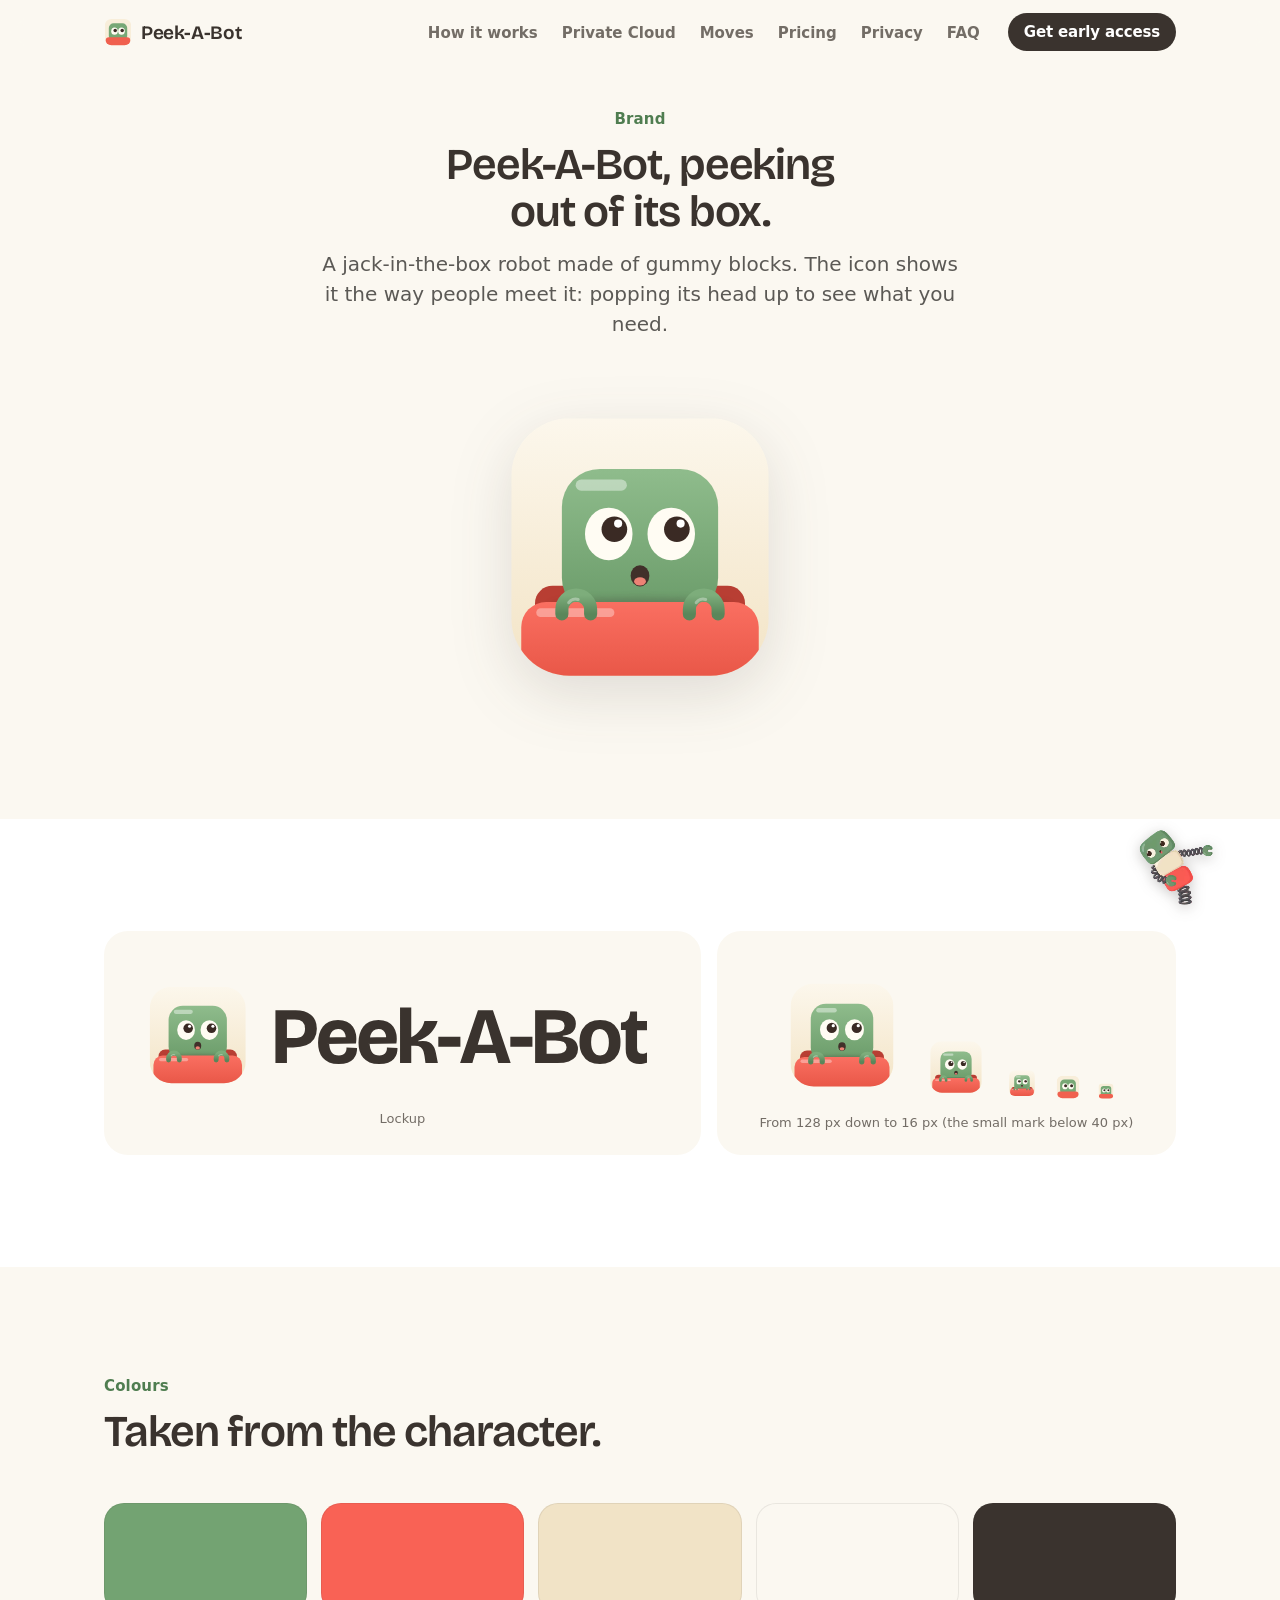
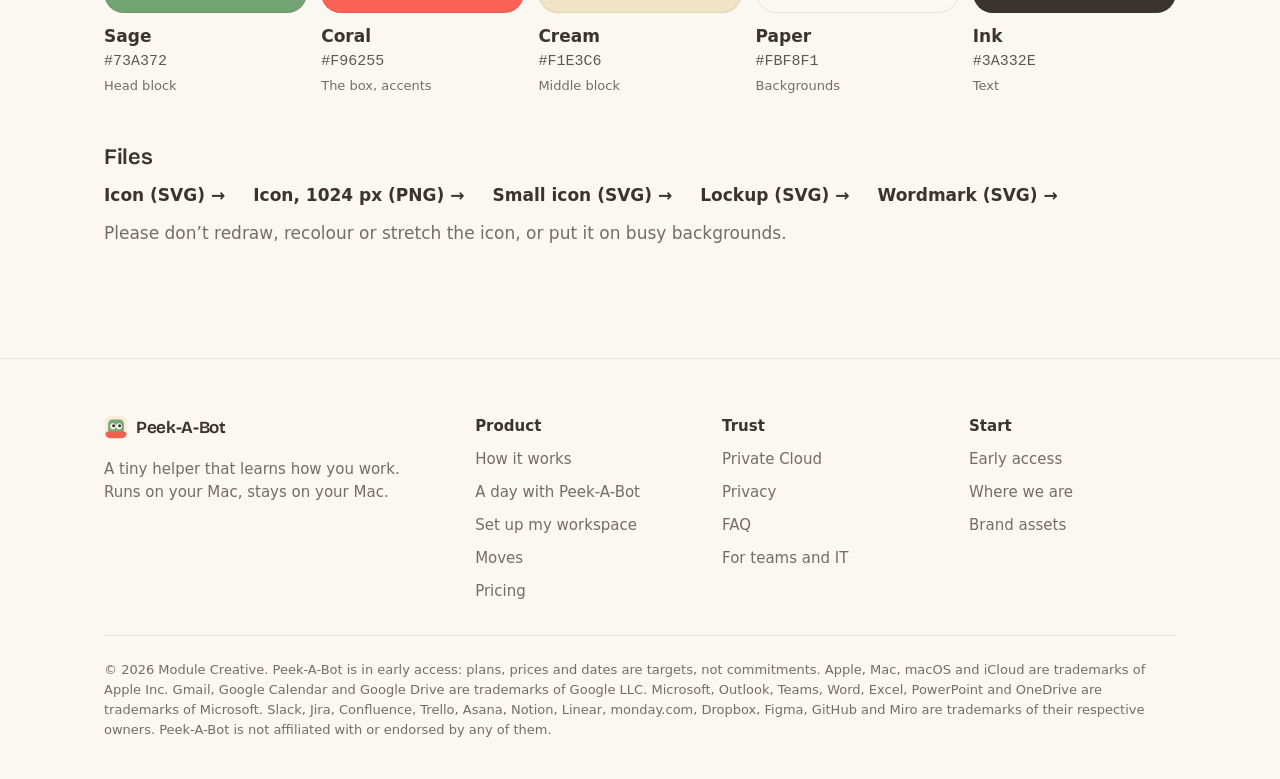
<file: brand/index.html>
<!DOCTYPE html><html lang="en"><head><meta charset="utf-8"><meta name="viewport" content="width=device-width, initial-scale=1"><title>Brand · Peek-A-Bot</title><meta name="description" content="The Peek-A-Bot icon, wordmark and colours."><meta name="theme-color" content="#FBF8F1"><meta name="color-scheme" content="light"><link rel="icon" href="/favicon.ico" sizes="48x48"><link rel="icon" href="/favicon.svg" type="image/svg+xml"><link rel="apple-touch-icon" href="/apple-touch-icon.png"><meta property="og:type" content="website"><meta property="og:title" content="Brand · Peek-A-Bot"><meta property="og:description" content="The Peek-A-Bot icon, wordmark and colours."><meta property="og:image" content="https://peek-a-bot.com/og-image.png"><meta property="og:image:width" content="1200"><meta property="og:image:height" content="630"><meta name="twitter:card" content="summary_large_image"><script>document.documentElement.classList.add('js');</script><link rel="stylesheet" href="/_astro/Base.CYrjRaip.css"><style>.brand-top[data-astro-cid-jeebhqs3]{padding-top:48px}.hero-icon[data-astro-cid-jeebhqs3]{place-items:center;display:grid}.hero-icon[data-astro-cid-jeebhqs3] img[data-astro-cid-jeebhqs3]{filter:drop-shadow(0 18px 30px #3a332e24);width:min(320px,70vw);height:auto}.grid[data-astro-cid-jeebhqs3]{grid-template-columns:1.3fr 1fr;gap:16px;display:grid}.tile[data-astro-cid-jeebhqs3]{align-content:center;justify-items:center;gap:14px;padding:40px 28px 22px;display:grid}.tile[data-astro-cid-jeebhqs3]>img[data-astro-cid-jeebhqs3]{width:min(100%,520px);height:auto}.tile[data-astro-cid-jeebhqs3] p[data-astro-cid-jeebhqs3]{color:var(--muted);font-size:var(--fs-caption)}.sizes[data-astro-cid-jeebhqs3] .row[data-astro-cid-jeebhqs3]{flex-wrap:wrap;justify-content:center;align-items:end;gap:18px;display:flex}.swatches[data-astro-cid-jeebhqs3]{grid-template-columns:repeat(5,1fr);gap:14px;margin-bottom:48px;display:grid}.swatch[data-astro-cid-jeebhqs3]{gap:2px;display:grid}.swatch[data-astro-cid-jeebhqs3] span[data-astro-cid-jeebhqs3]{height:110px;box-shadow:inset 0 0 0 1px var(--line);border-radius:20px;margin-bottom:8px}.swatch[data-astro-cid-jeebhqs3] b[data-astro-cid-jeebhqs3]{color:var(--ink)}.swatch[data-astro-cid-jeebhqs3] code[data-astro-cid-jeebhqs3]{color:var(--body);font-size:var(--fs-small)}.swatch[data-astro-cid-jeebhqs3] em[data-astro-cid-jeebhqs3]{color:var(--muted);font-size:var(--fs-caption);font-style:normal}.downloads[data-astro-cid-jeebhqs3]{gap:12px;display:grid}.downloads[data-astro-cid-jeebhqs3] ul[data-astro-cid-jeebhqs3]{flex-wrap:wrap;gap:12px 28px;margin:0;padding:0;list-style:none;display:flex}@media (width<=860px){.grid[data-astro-cid-jeebhqs3]{grid-template-columns:1fr}.swatches[data-astro-cid-jeebhqs3]{grid-template-columns:repeat(3,1fr)}}@media (width<=480px){.swatches[data-astro-cid-jeebhqs3]{grid-template-columns:1fr 1fr}}
</style></head><body><a class="skip" href="#main">Skip to content</a><header class="nav" data-astro-cid-wpvy4v7s><div class="container nav-inner" data-astro-cid-wpvy4v7s><a class="brand" href="/" aria-label="Peek-A-Bot home" data-astro-cid-wpvy4v7s><img src="/brand/peekabot-icon-small.svg" width="28" height="28" alt="" aria-hidden="true" decoding="async"><span data-astro-cid-wpvy4v7s>Peek-A-Bot</span></a><nav class="links" aria-label="Main" data-astro-cid-wpvy4v7s><ul data-astro-cid-wpvy4v7s><li data-astro-cid-wpvy4v7s><a href="/#how" data-astro-cid-wpvy4v7s>How it works</a></li><li data-astro-cid-wpvy4v7s><a href="/private-cloud" data-astro-cid-wpvy4v7s>Private Cloud</a></li><li data-astro-cid-wpvy4v7s><a href="/moves" data-astro-cid-wpvy4v7s>Moves</a></li><li data-astro-cid-wpvy4v7s><a href="/pricing" data-astro-cid-wpvy4v7s>Pricing</a></li><li data-astro-cid-wpvy4v7s><a href="/privacy" data-astro-cid-wpvy4v7s>Privacy</a></li><li data-astro-cid-wpvy4v7s><a href="/faq" data-astro-cid-wpvy4v7s>FAQ</a></li></ul></nav><a class="pill pill-primary pill-small cta" href="/early-access" data-astro-cid-wpvy4v7s>Get early access</a><details class="menu" data-astro-cid-wpvy4v7s><summary aria-label="Menu" data-astro-cid-wpvy4v7s><svg width="22" height="22" viewBox="0 0 22 22" aria-hidden="true" data-astro-cid-wpvy4v7s><path d="M3 7h16M3 15h16" stroke="currentColor" stroke-width="2" stroke-linecap="round" data-astro-cid-wpvy4v7s></path></svg></summary><div class="sheet" data-astro-cid-wpvy4v7s><a href="/#how" data-astro-cid-wpvy4v7s>How it works</a><a href="/private-cloud" data-astro-cid-wpvy4v7s>Private Cloud</a><a href="/moves" data-astro-cid-wpvy4v7s>Moves</a><a href="/pricing" data-astro-cid-wpvy4v7s>Pricing</a><a href="/privacy" data-astro-cid-wpvy4v7s>Privacy</a><a href="/faq" data-astro-cid-wpvy4v7s>FAQ</a><a class="pill pill-primary" href="/early-access" data-astro-cid-wpvy4v7s>Get early access</a></div></details></div></header><main id="main"><section class="section brand-top" data-astro-cid-jeebhqs3><div class="container" data-astro-cid-jeebhqs3><div class="section-head center" data-reveal><p class="eyebrow">Brand</p><h1 class="h2">Peek-A-Bot, peeking out of its box.</h1><div class="lead">
        A jack-in-the-box robot made of gummy blocks. The icon shows it the way people meet it: popping its head up
        to see what you need.
      </div></div><div class="hero-icon" data-reveal data-astro-cid-jeebhqs3><img src="/brand/peekabot-icon.svg" width="320" height="320" alt="The Peek-A-Bot icon: a sage-green robot head peeking out of a coral box, claws over the rim" data-astro-cid-jeebhqs3></div></div></section><section class="section white" data-astro-cid-jeebhqs3><div class="container grid" data-astro-cid-jeebhqs3><div class="card tile" data-reveal data-astro-cid-jeebhqs3><img src="/brand/peekabot-lockup.svg" alt="Peek-A-Bot icon and wordmark" width="560" height="140" data-astro-cid-jeebhqs3><p data-astro-cid-jeebhqs3>Lockup</p></div><div class="card tile sizes" data-reveal style="--delay: 80ms" data-astro-cid-jeebhqs3><div class="row" data-astro-cid-jeebhqs3><img src="/brand/peekabot-icon.svg" width="128" height="128" alt="" data-astro-cid-jeebhqs3><img src="/brand/peekabot-icon.svg" width="64" height="64" alt="" data-astro-cid-jeebhqs3><img src="/brand/peekabot-icon.svg" width="32" height="32" alt="" data-astro-cid-jeebhqs3><img src="/brand/peekabot-icon-small.svg" width="24" height="24" alt="" data-astro-cid-jeebhqs3><img src="/brand/peekabot-icon-small.svg" width="16" height="16" alt="" data-astro-cid-jeebhqs3></div><p data-astro-cid-jeebhqs3>From 128 px down to 16 px (the small mark below 40 px)</p></div></div></section><section class="section" data-astro-cid-jeebhqs3><div class="container" data-astro-cid-jeebhqs3><div class="section-head" data-reveal><p class="eyebrow">Colours</p><h2 class="h2">Taken from the character.</h2></div><div class="swatches" data-astro-cid-jeebhqs3><div class="swatch" data-reveal style="--delay:0ms" data-astro-cid-jeebhqs3><span style="background:#73A372" data-astro-cid-jeebhqs3></span><b data-astro-cid-jeebhqs3>Sage</b><code data-astro-cid-jeebhqs3>#73A372</code><em data-astro-cid-jeebhqs3>Head block</em></div><div class="swatch" data-reveal style="--delay:60ms" data-astro-cid-jeebhqs3><span style="background:#F96255" data-astro-cid-jeebhqs3></span><b data-astro-cid-jeebhqs3>Coral</b><code data-astro-cid-jeebhqs3>#F96255</code><em data-astro-cid-jeebhqs3>The box, accents</em></div><div class="swatch" data-reveal style="--delay:120ms" data-astro-cid-jeebhqs3><span style="background:#F1E3C6" data-astro-cid-jeebhqs3></span><b data-astro-cid-jeebhqs3>Cream</b><code data-astro-cid-jeebhqs3>#F1E3C6</code><em data-astro-cid-jeebhqs3>Middle block</em></div><div class="swatch" data-reveal style="--delay:180ms" data-astro-cid-jeebhqs3><span style="background:#FBF8F1" data-astro-cid-jeebhqs3></span><b data-astro-cid-jeebhqs3>Paper</b><code data-astro-cid-jeebhqs3>#FBF8F1</code><em data-astro-cid-jeebhqs3>Backgrounds</em></div><div class="swatch" data-reveal style="--delay:240ms" data-astro-cid-jeebhqs3><span style="background:#3A332E" data-astro-cid-jeebhqs3></span><b data-astro-cid-jeebhqs3>Ink</b><code data-astro-cid-jeebhqs3>#3A332E</code><em data-astro-cid-jeebhqs3>Text</em></div></div><div class="downloads" data-reveal data-astro-cid-jeebhqs3><h2 class="h3" data-astro-cid-jeebhqs3>Files</h2><ul data-astro-cid-jeebhqs3><li data-astro-cid-jeebhqs3><a class="arrow-link" href="/brand/peekabot-icon.svg" download data-astro-cid-jeebhqs3>Icon (SVG)</a></li><li data-astro-cid-jeebhqs3><a class="arrow-link" href="/brand/peekabot-icon-1024.png" download data-astro-cid-jeebhqs3>Icon, 1024 px (PNG)</a></li><li data-astro-cid-jeebhqs3><a class="arrow-link" href="/brand/peekabot-icon-small.svg" download data-astro-cid-jeebhqs3>Small icon (SVG)</a></li><li data-astro-cid-jeebhqs3><a class="arrow-link" href="/brand/peekabot-lockup.svg" download data-astro-cid-jeebhqs3>Lockup (SVG)</a></li><li data-astro-cid-jeebhqs3><a class="arrow-link" href="/brand/peekabot-wordmark.svg" download data-astro-cid-jeebhqs3>Wordmark (SVG)</a></li></ul><p class="muted" data-astro-cid-jeebhqs3>Please don’t redraw, recolour or stretch the icon, or put it on busy backgrounds.</p></div></div></section></main><footer class="footer" data-astro-cid-jo6i4kqk><div class="container footer-inner" data-astro-cid-jo6i4kqk><div class="brand-block" data-astro-cid-jo6i4kqk><a class="brand" href="/" aria-label="Peek-A-Bot home" data-astro-cid-jo6i4kqk><img src="/brand/peekabot-icon-small.svg" width="24" height="24" alt="" aria-hidden="true" decoding="async"><span data-astro-cid-jo6i4kqk>Peek-A-Bot</span></a><p data-astro-cid-jo6i4kqk>A tiny helper that learns how you work.<br data-astro-cid-jo6i4kqk>Runs on your Mac, stays on your Mac.</p></div><nav aria-label="Product" data-astro-cid-jo6i4kqk><p class="col-title" data-astro-cid-jo6i4kqk>Product</p><a href="/#how" data-astro-cid-jo6i4kqk>How it works</a><a href="/#day" data-astro-cid-jo6i4kqk>A day with Peek-A-Bot</a><a href="/#setup" data-astro-cid-jo6i4kqk>Set up my workspace</a><a href="/moves" data-astro-cid-jo6i4kqk>Moves</a><a href="/pricing" data-astro-cid-jo6i4kqk>Pricing</a></nav><nav aria-label="Trust" data-astro-cid-jo6i4kqk><p class="col-title" data-astro-cid-jo6i4kqk>Trust</p><a href="/private-cloud" data-astro-cid-jo6i4kqk>Private Cloud</a><a href="/privacy" data-astro-cid-jo6i4kqk>Privacy</a><a href="/faq" data-astro-cid-jo6i4kqk>FAQ</a><a href="/pricing#teams" data-astro-cid-jo6i4kqk>For teams and IT</a></nav><nav aria-label="Start" data-astro-cid-jo6i4kqk><p class="col-title" data-astro-cid-jo6i4kqk>Start</p><a href="/early-access" data-astro-cid-jo6i4kqk>Early access</a><a href="/early-access#roadmap" data-astro-cid-jo6i4kqk>Where we are</a><a href="/brand" data-astro-cid-jo6i4kqk>Brand assets</a></nav><p class="fine" data-astro-cid-jo6i4kqk>© 2026 Module Creative. Peek-A-Bot is in early access: plans, prices and dates are targets, not commitments. Apple, Mac, macOS and iCloud are trademarks of Apple Inc. Gmail, Google Calendar and Google Drive are trademarks of Google LLC. Microsoft, Outlook, Teams, Word, Excel, PowerPoint and OneDrive are trademarks of Microsoft. Slack, Jira, Confluence, Trello, Asana, Notion, Linear, monday.com, Dropbox, Figma, GitHub and Miro are trademarks of their respective owners. Peek-A-Bot is not affiliated with or endorsed by any of them.</p></div></footer><aside class="corner away" data-corner hidden aria-label="Peek-A-Bot" data-astro-cid-txmckc3b><button class="bot" type="button" data-bot data-intro="peek" data-idle="idle" data-tap="wave,peek,peekaboo,pop,celebrate,stretch" data-lazy aria-label="Peek-A-Bot. Click for a surprise." data-astro-cid-2otl76wt><img class="still" src="/moves/neutral.png" alt="" width="480" height="480" loading="lazy" data-astro-cid-2otl76wt><video data-move="peek" muted playsinline preload="none" disablepictureinpicture disableremoteplayback aria-hidden="true" tabindex="-1" data-astro-cid-2otl76wt><source src="/moves/peek.mov" type="video/mp4; codecs=&quot;hvc1&quot;" data-astro-cid-2otl76wt><source src="/moves/peek.webm" type="video/webm" data-astro-cid-2otl76wt></video><video data-move="idle" muted playsinline preload="none" disablepictureinpicture disableremoteplayback aria-hidden="true" tabindex="-1" data-astro-cid-2otl76wt><source src="/moves/idle.mov" type="video/mp4; codecs=&quot;hvc1&quot;" data-astro-cid-2otl76wt><source src="/moves/idle.webm" type="video/webm" data-astro-cid-2otl76wt></video><video data-move="wave" muted playsinline preload="none" disablepictureinpicture disableremoteplayback aria-hidden="true" tabindex="-1" data-astro-cid-2otl76wt><source src="/moves/wave.mov" type="video/mp4; codecs=&quot;hvc1&quot;" data-astro-cid-2otl76wt><source src="/moves/wave.webm" type="video/webm" data-astro-cid-2otl76wt></video><video data-move="peekaboo" muted playsinline preload="none" disablepictureinpicture disableremoteplayback aria-hidden="true" tabindex="-1" data-astro-cid-2otl76wt><source src="/moves/peekaboo.mov" type="video/mp4; codecs=&quot;hvc1&quot;" data-astro-cid-2otl76wt><source src="/moves/peekaboo.webm" type="video/webm" data-astro-cid-2otl76wt></video><video data-move="pop" muted playsinline preload="none" disablepictureinpicture disableremoteplayback aria-hidden="true" tabindex="-1" data-astro-cid-2otl76wt><source src="/moves/pop.mov" type="video/mp4; codecs=&quot;hvc1&quot;" data-astro-cid-2otl76wt><source src="/moves/pop.webm" type="video/webm" data-astro-cid-2otl76wt></video><video data-move="celebrate" muted playsinline preload="none" disablepictureinpicture disableremoteplayback aria-hidden="true" tabindex="-1" data-astro-cid-2otl76wt><source src="/moves/celebrate.mov" type="video/mp4; codecs=&quot;hvc1&quot;" data-astro-cid-2otl76wt><source src="/moves/celebrate.webm" type="video/webm" data-astro-cid-2otl76wt></video><video data-move="stretch" muted playsinline preload="none" disablepictureinpicture disableremoteplayback aria-hidden="true" tabindex="-1" data-astro-cid-2otl76wt><source src="/moves/stretch.mov" type="video/mp4; codecs=&quot;hvc1&quot;" data-astro-cid-2otl76wt><source src="/moves/stretch.webm" type="video/webm" data-astro-cid-2otl76wt></video><video data-move="hydrate" muted playsinline preload="none" disablepictureinpicture disableremoteplayback aria-hidden="true" tabindex="-1" data-astro-cid-2otl76wt><source src="/moves/hydrate.mov" type="video/mp4; codecs=&quot;hvc1&quot;" data-astro-cid-2otl76wt><source src="/moves/hydrate.webm" type="video/webm" data-astro-cid-2otl76wt></video><video data-move="break" muted playsinline preload="none" disablepictureinpicture disableremoteplayback aria-hidden="true" tabindex="-1" data-astro-cid-2otl76wt><source src="/moves/break.mov" type="video/mp4; codecs=&quot;hvc1&quot;" data-astro-cid-2otl76wt><source src="/moves/break.webm" type="video/webm" data-astro-cid-2otl76wt></video><video data-move="message" muted playsinline preload="none" disablepictureinpicture disableremoteplayback aria-hidden="true" tabindex="-1" data-astro-cid-2otl76wt><source src="/moves/message.mov" type="video/mp4; codecs=&quot;hvc1&quot;" data-astro-cid-2otl76wt><source src="/moves/message.webm" type="video/webm" data-astro-cid-2otl76wt></video><video data-move="think" muted playsinline preload="none" disablepictureinpicture disableremoteplayback aria-hidden="true" tabindex="-1" data-astro-cid-2otl76wt><source src="/moves/think.mov" type="video/mp4; codecs=&quot;hvc1&quot;" data-astro-cid-2otl76wt><source src="/moves/think.webm" type="video/webm" data-astro-cid-2otl76wt></video><video data-move="working" muted playsinline preload="none" disablepictureinpicture disableremoteplayback aria-hidden="true" tabindex="-1" data-astro-cid-2otl76wt><source src="/moves/working.mov" type="video/mp4; codecs=&quot;hvc1&quot;" data-astro-cid-2otl76wt><source src="/moves/working.webm" type="video/webm" data-astro-cid-2otl76wt></video><video data-move="confused" muted playsinline preload="none" disablepictureinpicture disableremoteplayback aria-hidden="true" tabindex="-1" data-astro-cid-2otl76wt><source src="/moves/confused.mov" type="video/mp4; codecs=&quot;hvc1&quot;" data-astro-cid-2otl76wt><source src="/moves/confused.webm" type="video/webm" data-astro-cid-2otl76wt></video><video data-move="snooze" muted playsinline preload="none" disablepictureinpicture disableremoteplayback aria-hidden="true" tabindex="-1" data-astro-cid-2otl76wt><source src="/moves/snooze.mov" type="video/mp4; codecs=&quot;hvc1&quot;" data-astro-cid-2otl76wt><source src="/moves/snooze.webm" type="video/webm" data-astro-cid-2otl76wt></video></button><script type="module">var e=matchMedia(`(prefers-reduced-motion: reduce)`),t=e=>new Promise(t=>setTimeout(t,e)),n=e=>(e||``).split(`,`).filter(Boolean);function r(r){let i=new Map([...r.querySelectorAll(`video[data-move]`)].map(e=>[e.dataset.move,e])),a=n(r.dataset.intro),o=n(r.dataset.tap),s=r.dataset.idle||``,c=null,l=!1,u=!1,d=!1,f=null,p=!1,m=[],h=e=>{e.preload!==`auto`&&(e.preload=`auto`,e.load())},g=e=>e.readyState>=4?Promise.resolve():new Promise(t=>e.addEventListener(`canplaythrough`,t,{once:!0}));function _(e,t=!1){let n=c;c=e,r.classList.toggle(`live`,!!e),e&&(e.classList.remove(`fade-out`),e.classList.add(`on`)),n&&n!==e&&(t?(n.classList.add(`fade-out`),setTimeout(()=>{c!==n&&(n.classList.remove(`on`,`fade-out`),n.pause())},220)):(n.classList.remove(`on`),n.pause()))}function v(e,t=!1){let n=i.get(e);if(!n)return Promise.resolve(!1);h(n);let r=p;return p=!1,new Promise(e=>{t||(f=()=>e(!0)),n.loop=t,n.muted=!0;try{n.currentTime=0}catch{}let i=()=>_(n,r);`requestVideoFrameCallback`in n?n.requestVideoFrameCallback(i):n.addEventListener(`playing`,i,{once:!0}),t||n.addEventListener(`ended`,()=>e(!0),{once:!0}),n.play().then(()=>{t&&e(!0)}).catch(()=>e(!1))})}function y(){s&&u&&!e.matches?v(s,!0):(!s||e.matches)&&_(null)}async function b(){if(!l){for(l=!0;m.length;)if(!await v(m.shift())){m.length=0;break}l=!1,y()}}function x(t,n=!1){!i.has(t)||e.matches&&!n||(m.length=0,m.push(t),l?(p=!0,f?.()):b())}async function S(){if(d||(d=!0,e.matches))return;for(let e of[...a,s])i.has(e)&&h(i.get(e));let n=i.get(a[0]||s);n&&await Promise.race([g(n),t(4e3)]),!l&&(a.length?(await t(350),m.push(...a),b()):y())}if(r.addEventListener(`click`,()=>{!l&&o.length&&x(o[Math.floor(Math.random()*o.length)],!0)}),r.addEventListener(`bot:react`,e=>x(e.detail)),new IntersectionObserver(([e])=>{u=e.isIntersecting,u&&!d?S():!l&&d&&(u?c?.loop?c.play().catch(()=>{}):y():c?.pause())},{rootMargin:`200px 0px`}).observe(r),`lazy`in r.dataset||S(),new URLSearchParams(location.search).has(`debug`)){let e=document.createElement(`pre`);e.style.cssText=`position:absolute;left:100%;top:30%;margin:0 0 0 8px;font:11px/1.4 ui-monospace,monospace;text-align:left;color:#3A332E;white-space:pre;z-index:5`,r.after(e),setInterval(()=>{e.textContent=[...i].map(([e,t])=>`${t.classList.contains(`on`)?`▶`:` `} ${e.padEnd(9)} ${t.currentTime.toFixed(2)}s ${t.paused?`paused`:`playing`}${t.ended?` ended`:``} rs=${t.readyState} ${(t.currentSrc||``).split(`.`).pop()}`).join(`
`)+`\nrunning=${l} onScreen=${u} live=${r.classList.contains(`live`)}`},200)}}document.querySelectorAll(`[data-bot]`).forEach(r);</script><button class="dismiss" type="button" aria-label="Hide Peek-A-Bot for now" data-astro-cid-txmckc3b><svg width="10" height="10" viewBox="0 0 10 10" aria-hidden="true" data-astro-cid-txmckc3b><path d="M1 1l8 8M9 1L1 9" stroke="currentColor" stroke-width="1.8" stroke-linecap="round" data-astro-cid-txmckc3b></path></svg></button></aside><script type="module">var e=document.querySelector(`[data-corner]`);if(e&&matchMedia(`(min-width: 721px)`).matches){let t=e.querySelector(`[data-bot]`),n=!1;try{n=sessionStorage.getItem(`peekabot-corner`)===`off`}catch{}let r=new Set,i=!1,a,o=()=>{let t=i&&!n&&r.size===0;clearTimeout(a),t?(e.hidden=!1,requestAnimationFrame(()=>e.classList.remove(`away`))):(e.classList.add(`away`),a=setTimeout(()=>{e.hidden=!0},520))},s=new IntersectionObserver(e=>{for(let t of e)t.isIntersecting?r.add(t.target):r.delete(t.target),t.target.matches(c)&&!t.isIntersecting&&(i=!0);o()}),c=`.hero [data-bot], .page-header [data-bot]`,l=document.querySelector(c);l?s.observe(l):i=!0,document.querySelectorAll(`[data-no-corner]`).forEach(e=>s.observe(e)),o();let u=new WeakSet,d=new IntersectionObserver(n=>{for(let r of n)!r.isIntersecting||u.has(r.target)||e.hidden||(u.add(r.target),t.dispatchEvent(new CustomEvent(`bot:react`,{detail:r.target.dataset.react})))},{threshold:.55});document.querySelectorAll(`[data-react]`).forEach(e=>d.observe(e)),e.querySelector(`.dismiss`).addEventListener(`click`,()=>{n=!0;try{sessionStorage.setItem(`peekabot-corner`,`off`)}catch{}o()})}</script><script type="module">var e=new IntersectionObserver(t=>{for(let n of t)n.isIntersecting&&(n.target.classList.add(`in`),e.unobserve(n.target))},{rootMargin:`0px 0px -8% 0px`});document.querySelectorAll(`[data-reveal]`).forEach(t=>e.observe(t));</script></body></html>
</file>
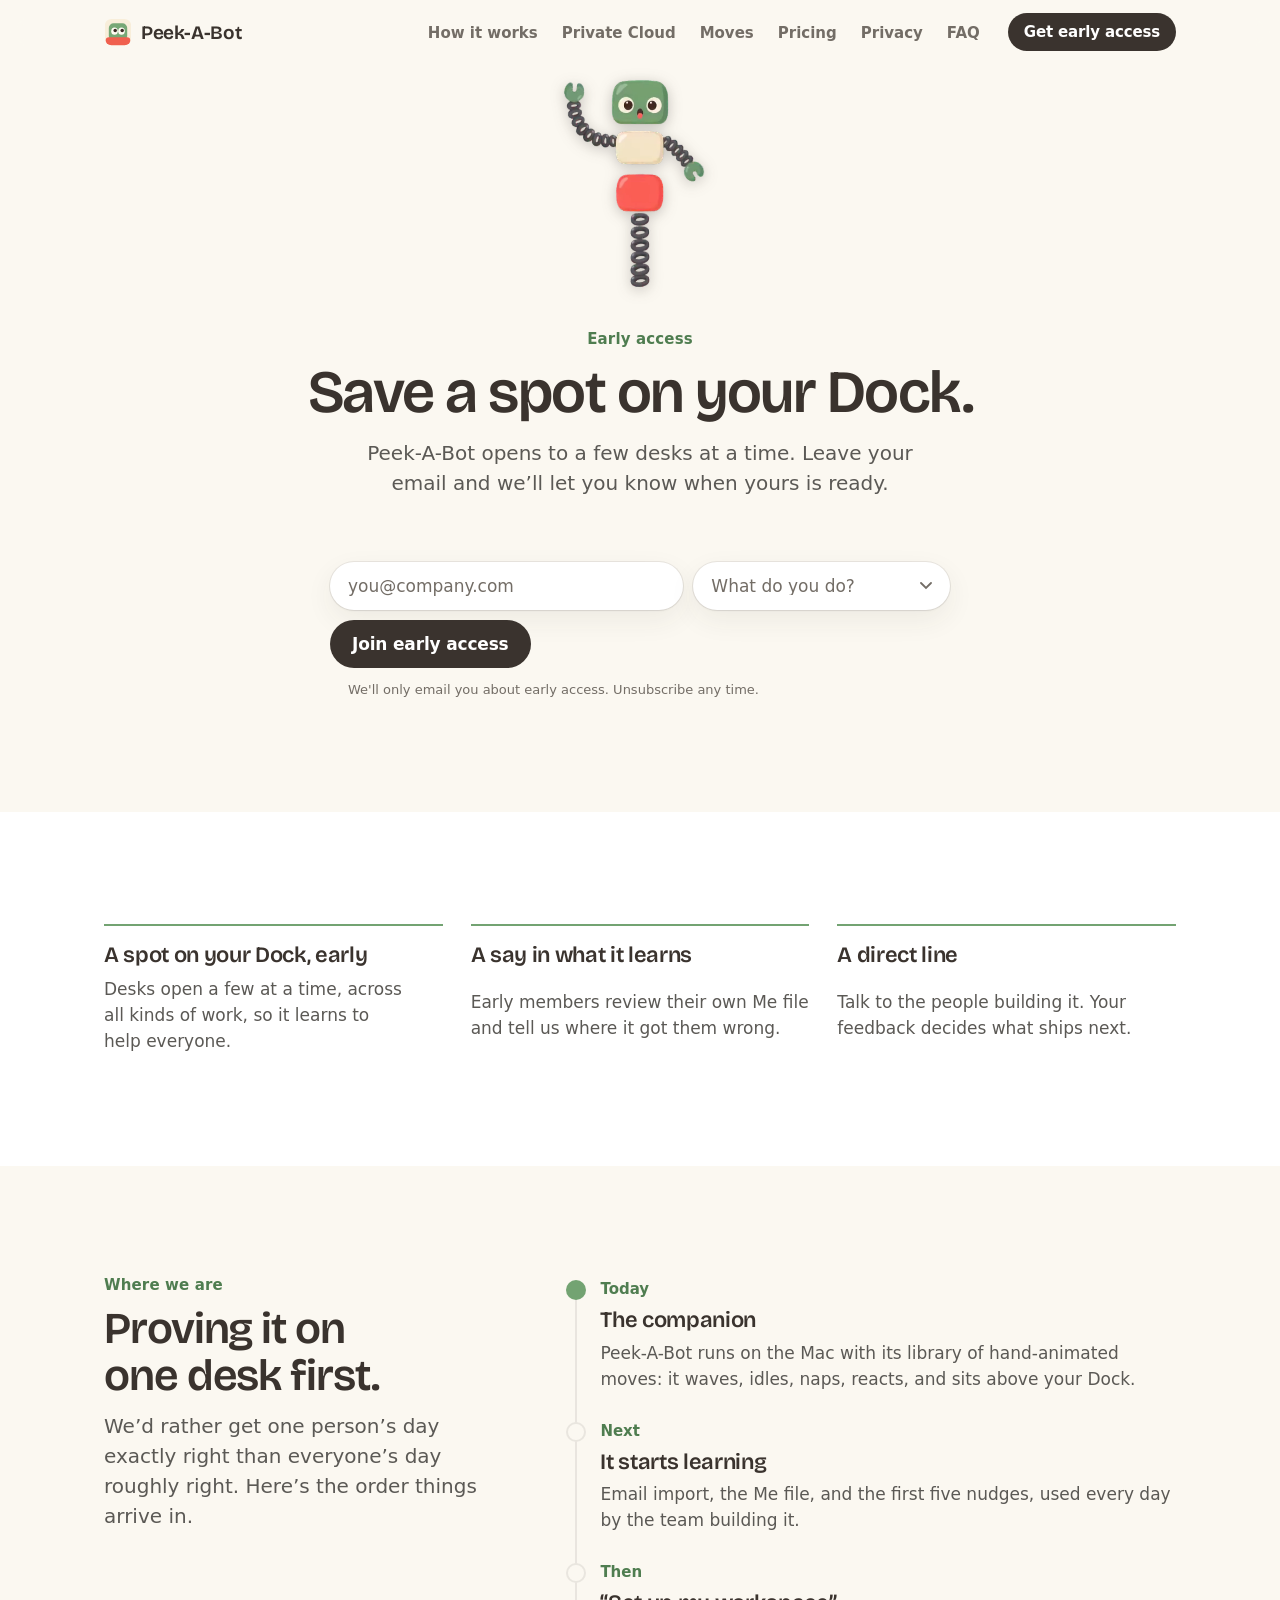
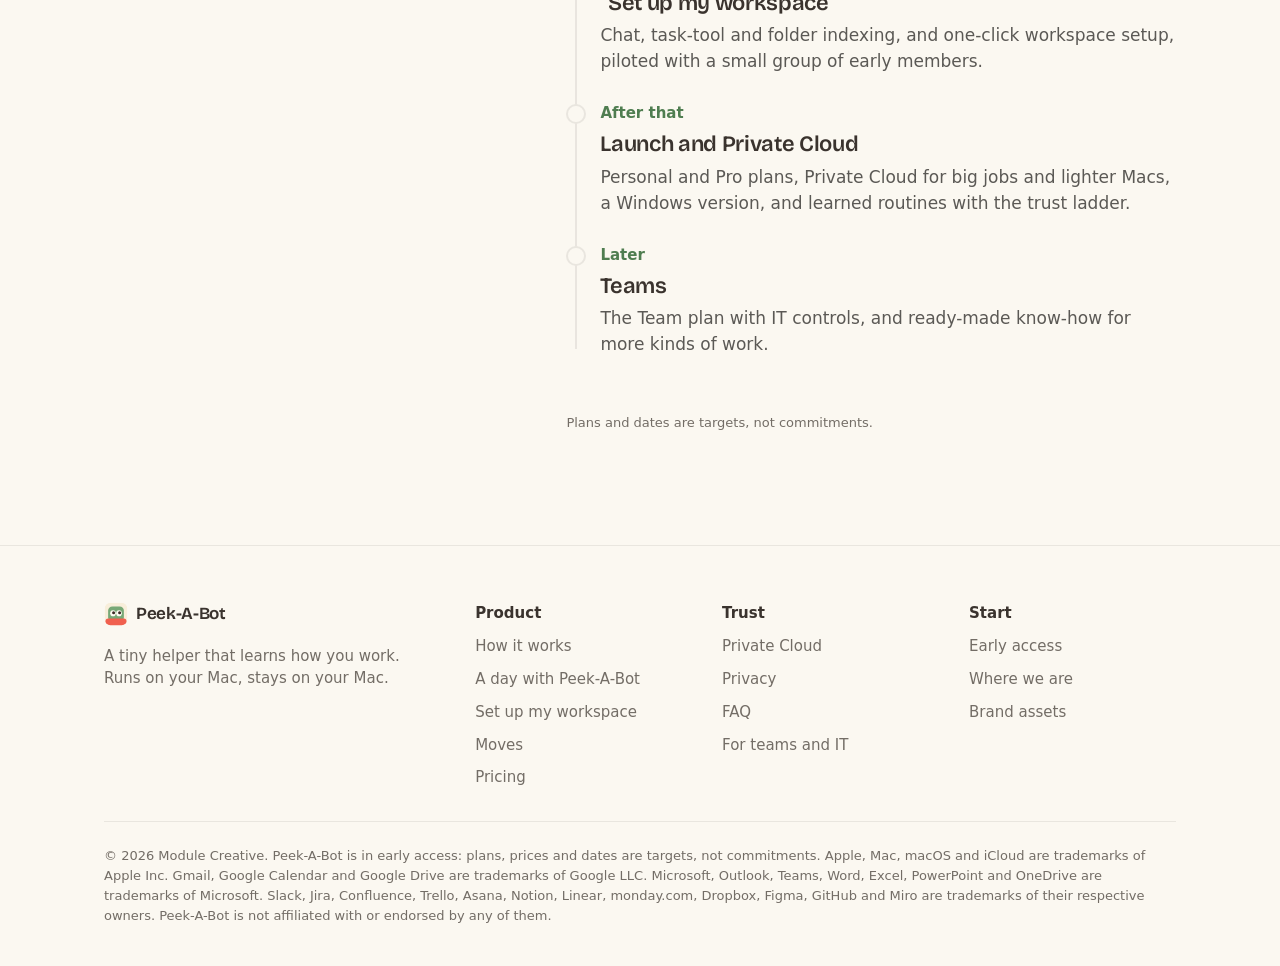
<file: early-access/index.html>
<!DOCTYPE html><html lang="en"><head><meta charset="utf-8"><meta name="viewport" content="width=device-width, initial-scale=1"><title>Early access · Peek-A-Bot</title><meta name="description" content="Join Peek-A-Bot early access: a few desks at a time, across all kinds of work."><meta name="theme-color" content="#FBF8F1"><meta name="color-scheme" content="light"><link rel="icon" href="/favicon.ico" sizes="48x48"><link rel="icon" href="/favicon.svg" type="image/svg+xml"><link rel="apple-touch-icon" href="/apple-touch-icon.png"><meta property="og:type" content="website"><meta property="og:title" content="Early access · Peek-A-Bot"><meta property="og:description" content="Join Peek-A-Bot early access: a few desks at a time, across all kinds of work."><meta property="og:image" content="https://peek-a-bot.com/og-image.png"><meta property="og:image:width" content="1200"><meta property="og:image:height" content="630"><meta name="twitter:card" content="summary_large_image"><script>document.documentElement.classList.add('js');</script><link rel="stylesheet" href="/_astro/Base.CYrjRaip.css"><style>.page-header[data-astro-cid-b2i3gsw2]{text-align:center;padding-bottom:64px}.inner[data-astro-cid-b2i3gsw2]{justify-items:center;gap:14px;display:grid}.bot-slot[data-astro-cid-b2i3gsw2]{--bot-size:clamp(200px, 22vw, 260px);margin-bottom:-6px}h1[data-astro-cid-b2i3gsw2]{max-width:820px;font-size:clamp(40px,5.4vw,60px);line-height:1.05}.lead[data-astro-cid-b2i3gsw2]{max-width:600px}
.join[data-astro-cid-2kjvlmku]{padding-bottom:var(--section-y)}.join-inner[data-astro-cid-2kjvlmku]{justify-items:center;gap:12px;display:grid}.team-note[data-astro-cid-2kjvlmku]{max-width:560px;color:var(--sage-ink);text-align:center;font-weight:600}.perks[data-astro-cid-2kjvlmku]{grid-template-columns:repeat(3,1fr);gap:28px;display:grid}.perk[data-astro-cid-2kjvlmku]{border-top:2px solid var(--sage);gap:8px;padding-top:16px;display:grid}.perk[data-astro-cid-2kjvlmku] p[data-astro-cid-2kjvlmku]{color:var(--body)}.road[data-astro-cid-2kjvlmku]{grid-template-columns:1fr 1.5fr;align-items:start;gap:56px;display:grid}.road-head[data-astro-cid-2kjvlmku]{top:calc(var(--nav-h) + 32px);gap:12px;display:grid;position:sticky}.steps[data-astro-cid-2kjvlmku]{gap:28px;margin:0;padding:0 0 0 34px;list-style:none;display:grid;position:relative}.steps[data-astro-cid-2kjvlmku]:before{content:"";background:var(--line);width:2px;position:absolute;top:8px;bottom:8px;left:9px}.steps[data-astro-cid-2kjvlmku] li[data-astro-cid-2kjvlmku]{gap:6px;display:grid;position:relative}.dot[data-astro-cid-2kjvlmku]{background:var(--paper);width:20px;height:20px;box-shadow:0 0 0 2px var(--line) inset;border-radius:50%;position:absolute;top:2px;left:-34px}.done[data-astro-cid-2kjvlmku] .dot[data-astro-cid-2kjvlmku]{background:var(--sage);box-shadow:none}.when[data-astro-cid-2kjvlmku]{color:var(--sage-ink);font-size:var(--fs-small);font-weight:650}.steps[data-astro-cid-2kjvlmku] p[data-astro-cid-2kjvlmku]:last-child{color:var(--body)}.fine[data-astro-cid-2kjvlmku]{color:var(--muted);font-size:var(--fs-caption);grid-column:2}@media (width<=860px){.perks[data-astro-cid-2kjvlmku],.road[data-astro-cid-2kjvlmku]{grid-template-columns:1fr}.road-head[data-astro-cid-2kjvlmku]{position:static}.fine[data-astro-cid-2kjvlmku]{grid-column:1}}
.waitlist[data-astro-cid-lsxrvkd2]{gap:12px;width:100%;max-width:620px;display:grid}.row[data-astro-cid-lsxrvkd2]{flex-wrap:wrap;gap:10px;display:flex}.field[data-astro-cid-lsxrvkd2]{flex:200px}.field[data-astro-cid-lsxrvkd2].email{flex:2 240px}input[data-astro-cid-lsxrvkd2],select[data-astro-cid-lsxrvkd2]{width:100%;height:var(--pill-h);border-radius:var(--radius-pill);background:var(--white);box-shadow:0 0 0 1px var(--line), var(--shadow-card);color:var(--ink);font:500 var(--fs-body) / 1 var(--font-body);-webkit-appearance:none;appearance:none;border:0;padding:0 18px}select[data-astro-cid-lsxrvkd2]{color:var(--muted);background-image:url("data:image/svg+xml,%3Csvg xmlns='http://www.w3.org/2000/svg' width='12' height='8'%3E%3Cpath d='M1 1l5 5 5-5' fill='none' stroke='%23736D66' stroke-width='1.8' stroke-linecap='round'/%3E%3C/svg%3E");background-position:right 18px center;background-repeat:no-repeat;padding-right:40px}select[data-astro-cid-lsxrvkd2]:has(option:checked:not([value=""])){color:var(--ink)}input[data-astro-cid-lsxrvkd2]::placeholder{color:var(--muted)}input[data-astro-cid-lsxrvkd2]:focus-visible,select[data-astro-cid-lsxrvkd2]:focus-visible{outline:2px solid var(--sage-ink);outline-offset:2px}.pill[data-astro-cid-lsxrvkd2]{cursor:pointer;border:0;flex:none}.pill[data-astro-cid-lsxrvkd2][disabled]{opacity:.6;cursor:progress}.trap[data-astro-cid-lsxrvkd2]{opacity:0;width:1px;height:1px;position:absolute;left:-9999px}.status[data-astro-cid-lsxrvkd2]{color:var(--muted);font-size:var(--fs-caption);padding-left:18px}.status[data-astro-cid-lsxrvkd2].ok{color:var(--sage-ink);font-weight:600;font-size:var(--fs-small)}.status[data-astro-cid-lsxrvkd2].err{color:var(--coral-deep);font-weight:600}@media (width<=560px){.pill[data-astro-cid-lsxrvkd2]{flex:100%;justify-content:center}}
</style></head><body><a class="skip" href="#main">Skip to content</a><header class="nav" data-astro-cid-wpvy4v7s><div class="container nav-inner" data-astro-cid-wpvy4v7s><a class="brand" href="/" aria-label="Peek-A-Bot home" data-astro-cid-wpvy4v7s><img src="/brand/peekabot-icon-small.svg" width="28" height="28" alt="" aria-hidden="true" decoding="async"><span data-astro-cid-wpvy4v7s>Peek-A-Bot</span></a><nav class="links" aria-label="Main" data-astro-cid-wpvy4v7s><ul data-astro-cid-wpvy4v7s><li data-astro-cid-wpvy4v7s><a href="/#how" data-astro-cid-wpvy4v7s>How it works</a></li><li data-astro-cid-wpvy4v7s><a href="/private-cloud" data-astro-cid-wpvy4v7s>Private Cloud</a></li><li data-astro-cid-wpvy4v7s><a href="/moves" data-astro-cid-wpvy4v7s>Moves</a></li><li data-astro-cid-wpvy4v7s><a href="/pricing" data-astro-cid-wpvy4v7s>Pricing</a></li><li data-astro-cid-wpvy4v7s><a href="/privacy" data-astro-cid-wpvy4v7s>Privacy</a></li><li data-astro-cid-wpvy4v7s><a href="/faq" data-astro-cid-wpvy4v7s>FAQ</a></li></ul></nav><a class="pill pill-primary pill-small cta" href="/early-access" data-astro-cid-wpvy4v7s>Get early access</a><details class="menu" data-astro-cid-wpvy4v7s><summary aria-label="Menu" data-astro-cid-wpvy4v7s><svg width="22" height="22" viewBox="0 0 22 22" aria-hidden="true" data-astro-cid-wpvy4v7s><path d="M3 7h16M3 15h16" stroke="currentColor" stroke-width="2" stroke-linecap="round" data-astro-cid-wpvy4v7s></path></svg></summary><div class="sheet" data-astro-cid-wpvy4v7s><a href="/#how" data-astro-cid-wpvy4v7s>How it works</a><a href="/private-cloud" data-astro-cid-wpvy4v7s>Private Cloud</a><a href="/moves" data-astro-cid-wpvy4v7s>Moves</a><a href="/pricing" data-astro-cid-wpvy4v7s>Pricing</a><a href="/privacy" data-astro-cid-wpvy4v7s>Privacy</a><a href="/faq" data-astro-cid-wpvy4v7s>FAQ</a><a class="pill pill-primary" href="/early-access" data-astro-cid-wpvy4v7s>Get early access</a></div></details></div></header><main id="main"><header class="page-header" data-astro-cid-b2i3gsw2><div class="container inner" data-astro-cid-b2i3gsw2><div class="bot-slot" data-astro-cid-b2i3gsw2><button class="bot" type="button" data-bot data-intro="wave" data-idle="idle" data-tap="wave,celebrate" aria-label="Peek-A-Bot. Click to say hi." data-astro-cid-2otl76wt><img class="still" src="/moves/neutral.png" alt="" width="480" height="480" loading="eager" data-astro-cid-2otl76wt><video data-move="wave" muted playsinline preload="none" disablepictureinpicture disableremoteplayback aria-hidden="true" tabindex="-1" data-astro-cid-2otl76wt><source src="/moves/wave.mov" type="video/mp4; codecs=&quot;hvc1&quot;" data-astro-cid-2otl76wt><source src="/moves/wave.webm" type="video/webm" data-astro-cid-2otl76wt></video><video data-move="idle" muted playsinline preload="none" disablepictureinpicture disableremoteplayback aria-hidden="true" tabindex="-1" data-astro-cid-2otl76wt><source src="/moves/idle.mov" type="video/mp4; codecs=&quot;hvc1&quot;" data-astro-cid-2otl76wt><source src="/moves/idle.webm" type="video/webm" data-astro-cid-2otl76wt></video><video data-move="celebrate" muted playsinline preload="none" disablepictureinpicture disableremoteplayback aria-hidden="true" tabindex="-1" data-astro-cid-2otl76wt><source src="/moves/celebrate.mov" type="video/mp4; codecs=&quot;hvc1&quot;" data-astro-cid-2otl76wt><source src="/moves/celebrate.webm" type="video/webm" data-astro-cid-2otl76wt></video></button><script type="module">var e=matchMedia(`(prefers-reduced-motion: reduce)`),t=e=>new Promise(t=>setTimeout(t,e)),n=e=>(e||``).split(`,`).filter(Boolean);function r(r){let i=new Map([...r.querySelectorAll(`video[data-move]`)].map(e=>[e.dataset.move,e])),a=n(r.dataset.intro),o=n(r.dataset.tap),s=r.dataset.idle||``,c=null,l=!1,u=!1,d=!1,f=null,p=!1,m=[],h=e=>{e.preload!==`auto`&&(e.preload=`auto`,e.load())},g=e=>e.readyState>=4?Promise.resolve():new Promise(t=>e.addEventListener(`canplaythrough`,t,{once:!0}));function _(e,t=!1){let n=c;c=e,r.classList.toggle(`live`,!!e),e&&(e.classList.remove(`fade-out`),e.classList.add(`on`)),n&&n!==e&&(t?(n.classList.add(`fade-out`),setTimeout(()=>{c!==n&&(n.classList.remove(`on`,`fade-out`),n.pause())},220)):(n.classList.remove(`on`),n.pause()))}function v(e,t=!1){let n=i.get(e);if(!n)return Promise.resolve(!1);h(n);let r=p;return p=!1,new Promise(e=>{t||(f=()=>e(!0)),n.loop=t,n.muted=!0;try{n.currentTime=0}catch{}let i=()=>_(n,r);`requestVideoFrameCallback`in n?n.requestVideoFrameCallback(i):n.addEventListener(`playing`,i,{once:!0}),t||n.addEventListener(`ended`,()=>e(!0),{once:!0}),n.play().then(()=>{t&&e(!0)}).catch(()=>e(!1))})}function y(){s&&u&&!e.matches?v(s,!0):(!s||e.matches)&&_(null)}async function b(){if(!l){for(l=!0;m.length;)if(!await v(m.shift())){m.length=0;break}l=!1,y()}}function x(t,n=!1){!i.has(t)||e.matches&&!n||(m.length=0,m.push(t),l?(p=!0,f?.()):b())}async function S(){if(d||(d=!0,e.matches))return;for(let e of[...a,s])i.has(e)&&h(i.get(e));let n=i.get(a[0]||s);n&&await Promise.race([g(n),t(4e3)]),!l&&(a.length?(await t(350),m.push(...a),b()):y())}if(r.addEventListener(`click`,()=>{!l&&o.length&&x(o[Math.floor(Math.random()*o.length)],!0)}),r.addEventListener(`bot:react`,e=>x(e.detail)),new IntersectionObserver(([e])=>{u=e.isIntersecting,u&&!d?S():!l&&d&&(u?c?.loop?c.play().catch(()=>{}):y():c?.pause())},{rootMargin:`200px 0px`}).observe(r),`lazy`in r.dataset||S(),new URLSearchParams(location.search).has(`debug`)){let e=document.createElement(`pre`);e.style.cssText=`position:absolute;left:100%;top:30%;margin:0 0 0 8px;font:11px/1.4 ui-monospace,monospace;text-align:left;color:#3A332E;white-space:pre;z-index:5`,r.after(e),setInterval(()=>{e.textContent=[...i].map(([e,t])=>`${t.classList.contains(`on`)?`▶`:` `} ${e.padEnd(9)} ${t.currentTime.toFixed(2)}s ${t.paused?`paused`:`playing`}${t.ended?` ended`:``} rs=${t.readyState} ${(t.currentSrc||``).split(`.`).pop()}`).join(`
`)+`\nrunning=${l} onScreen=${u} live=${r.classList.contains(`live`)}`},200)}}document.querySelectorAll(`[data-bot]`).forEach(r);</script></div><p class="eyebrow" data-astro-cid-b2i3gsw2>Early access</p><h1 data-astro-cid-b2i3gsw2>Save a spot on your Dock.</h1><div class="lead" data-astro-cid-b2i3gsw2>
    Peek-A-Bot opens to a few desks at a time. Leave your email and we’ll let you know when yours is ready.
  </div></div></header><section class="join" data-astro-cid-2kjvlmku><div class="container join-inner" data-astro-cid-2kjvlmku><form class="waitlist" id="waitlist" action="/early-access" method="post" data-waitlist data-endpoint data-astro-cid-lsxrvkd2><div class="row" data-astro-cid-lsxrvkd2><label class="field email" data-astro-cid-lsxrvkd2><span class="visually-hidden" data-astro-cid-lsxrvkd2>Email</span><input type="email" name="email" required autocomplete="email" placeholder="you@company.com" data-astro-cid-lsxrvkd2></label><label class="field" data-astro-cid-lsxrvkd2><span class="visually-hidden" data-astro-cid-lsxrvkd2>What do you do?</span><select name="field" aria-label="What do you do?" data-astro-cid-lsxrvkd2><option value="" data-astro-cid-lsxrvkd2>What do you do?</option><option data-astro-cid-lsxrvkd2>Marketing or communications</option><option data-astro-cid-lsxrvkd2>Software or IT</option><option data-astro-cid-lsxrvkd2>Law or compliance</option><option data-astro-cid-lsxrvkd2>Finance or accounting</option><option data-astro-cid-lsxrvkd2>Design or creative</option><option data-astro-cid-lsxrvkd2>Research or academia</option><option data-astro-cid-lsxrvkd2>Sales or accounts</option><option data-astro-cid-lsxrvkd2>Operations or management</option><option data-astro-cid-lsxrvkd2>Something else</option></select></label><button class="pill pill-primary" type="submit" data-astro-cid-lsxrvkd2>Join early access</button></div><input class="trap" type="text" name="_gotcha" tabindex="-1" autocomplete="off" aria-hidden="true" data-astro-cid-lsxrvkd2><input type="hidden" name="source" value="peekabot-site" data-astro-cid-lsxrvkd2><p class="status" role="status" aria-live="polite" data-astro-cid-lsxrvkd2>We'll only email you about early access. Unsubscribe any time.</p></form><script type="module">for(let e of document.querySelectorAll(`form[data-waitlist]`)){let t=e.querySelector(`.status`),n=e.querySelector(`button[type=submit]`),r=(e,n=``)=>{t.textContent=e,t.className=`status ${n}`};e.addEventListener(`submit`,async t=>{t.preventDefault();let i=e.dataset.endpoint;if(!i)r(`Sign-ups open very soon. Please check back in a few days.`,`err`),console.warn(`[waitlist] PUBLIC_WAITLIST_ENDPOINT is not set; see Website/README.md`);else{n.disabled=!0,r(`Saving your spot…`);try{let t=await fetch(i,{method:`POST`,body:new FormData(e),headers:{Accept:`application/json`}});if(!t.ok)throw Error(String(t.status));e.reset(),r(`You’re on the list. We’ll be in touch when your Mac’s spot opens up.`,`ok`),e.dispatchEvent(new CustomEvent(`waitlist:joined`,{bubbles:!0}))}catch{r(`That didn’t go through. Check the address and try again?`,`err`)}finally{n.disabled=!1}}})}</script><p class="team-note" data-team-note hidden data-astro-cid-2kjvlmku>Signing up a team? Add your work email and pick your field, and we’ll talk about the Team plan.</p></div></section><section class="section white" data-astro-cid-2kjvlmku><div class="container" data-astro-cid-2kjvlmku><div class="perks" data-astro-cid-2kjvlmku><div class="perk" data-reveal style="--delay:0ms" data-astro-cid-2kjvlmku><h2 class="h3" data-astro-cid-2kjvlmku>A spot on your Dock, early</h2><p data-astro-cid-2kjvlmku>Desks open a few at a time, across all kinds of work, so it learns to help everyone.</p></div><div class="perk" data-reveal style="--delay:80ms" data-astro-cid-2kjvlmku><h2 class="h3" data-astro-cid-2kjvlmku>A say in what it learns</h2><p data-astro-cid-2kjvlmku>Early members review their own Me file and tell us where it got them wrong.</p></div><div class="perk" data-reveal style="--delay:160ms" data-astro-cid-2kjvlmku><h2 class="h3" data-astro-cid-2kjvlmku>A direct line</h2><p data-astro-cid-2kjvlmku>Talk to the people building it. Your feedback decides what ships next.</p></div></div></div></section><section class="section" id="roadmap" data-astro-cid-2kjvlmku><div class="container road" data-astro-cid-2kjvlmku><div class="road-head" data-reveal data-astro-cid-2kjvlmku><p class="eyebrow" data-astro-cid-2kjvlmku>Where we are</p><h2 class="h2" data-astro-cid-2kjvlmku>Proving it on one desk first.</h2><p class="lead" data-astro-cid-2kjvlmku>We’d rather get one person’s day exactly right than everyone’s day roughly right. Here’s the order things arrive in.</p></div><ol class="steps" data-astro-cid-2kjvlmku><li class="done" data-reveal style="--delay:0ms" data-astro-cid-2kjvlmku><span class="dot" aria-hidden="true" data-astro-cid-2kjvlmku></span><p class="when" data-astro-cid-2kjvlmku>Today</p><h3 class="h3" data-astro-cid-2kjvlmku>The companion</h3><p data-astro-cid-2kjvlmku>Peek-A-Bot runs on the Mac with its library of hand-animated moves: it waves, idles, naps, reacts, and sits above your Dock.</p></li><li data-reveal style="--delay:70ms" data-astro-cid-2kjvlmku><span class="dot" aria-hidden="true" data-astro-cid-2kjvlmku></span><p class="when" data-astro-cid-2kjvlmku>Next</p><h3 class="h3" data-astro-cid-2kjvlmku>It starts learning</h3><p data-astro-cid-2kjvlmku>Email import, the Me file, and the first five nudges, used every day by the team building it.</p></li><li data-reveal style="--delay:140ms" data-astro-cid-2kjvlmku><span class="dot" aria-hidden="true" data-astro-cid-2kjvlmku></span><p class="when" data-astro-cid-2kjvlmku>Then</p><h3 class="h3" data-astro-cid-2kjvlmku>“Set up my workspace”</h3><p data-astro-cid-2kjvlmku>Chat, task-tool and folder indexing, and one-click workspace setup, piloted with a small group of early members.</p></li><li data-reveal style="--delay:210ms" data-astro-cid-2kjvlmku><span class="dot" aria-hidden="true" data-astro-cid-2kjvlmku></span><p class="when" data-astro-cid-2kjvlmku>After that</p><h3 class="h3" data-astro-cid-2kjvlmku>Launch and Private Cloud</h3><p data-astro-cid-2kjvlmku>Personal and Pro plans, Private Cloud for big jobs and lighter Macs, a Windows version, and learned routines with the trust ladder.</p></li><li data-reveal style="--delay:280ms" data-astro-cid-2kjvlmku><span class="dot" aria-hidden="true" data-astro-cid-2kjvlmku></span><p class="when" data-astro-cid-2kjvlmku>Later</p><h3 class="h3" data-astro-cid-2kjvlmku>Teams</h3><p data-astro-cid-2kjvlmku>The Team plan with IT controls, and ready-made know-how for more kinds of work.</p></li></ol><p class="fine" data-astro-cid-2kjvlmku>Plans and dates are targets, not commitments.</p></div></section></main><footer class="footer" data-astro-cid-jo6i4kqk><div class="container footer-inner" data-astro-cid-jo6i4kqk><div class="brand-block" data-astro-cid-jo6i4kqk><a class="brand" href="/" aria-label="Peek-A-Bot home" data-astro-cid-jo6i4kqk><img src="/brand/peekabot-icon-small.svg" width="24" height="24" alt="" aria-hidden="true" decoding="async"><span data-astro-cid-jo6i4kqk>Peek-A-Bot</span></a><p data-astro-cid-jo6i4kqk>A tiny helper that learns how you work.<br data-astro-cid-jo6i4kqk>Runs on your Mac, stays on your Mac.</p></div><nav aria-label="Product" data-astro-cid-jo6i4kqk><p class="col-title" data-astro-cid-jo6i4kqk>Product</p><a href="/#how" data-astro-cid-jo6i4kqk>How it works</a><a href="/#day" data-astro-cid-jo6i4kqk>A day with Peek-A-Bot</a><a href="/#setup" data-astro-cid-jo6i4kqk>Set up my workspace</a><a href="/moves" data-astro-cid-jo6i4kqk>Moves</a><a href="/pricing" data-astro-cid-jo6i4kqk>Pricing</a></nav><nav aria-label="Trust" data-astro-cid-jo6i4kqk><p class="col-title" data-astro-cid-jo6i4kqk>Trust</p><a href="/private-cloud" data-astro-cid-jo6i4kqk>Private Cloud</a><a href="/privacy" data-astro-cid-jo6i4kqk>Privacy</a><a href="/faq" data-astro-cid-jo6i4kqk>FAQ</a><a href="/pricing#teams" data-astro-cid-jo6i4kqk>For teams and IT</a></nav><nav aria-label="Start" data-astro-cid-jo6i4kqk><p class="col-title" data-astro-cid-jo6i4kqk>Start</p><a href="/early-access" data-astro-cid-jo6i4kqk>Early access</a><a href="/early-access#roadmap" data-astro-cid-jo6i4kqk>Where we are</a><a href="/brand" data-astro-cid-jo6i4kqk>Brand assets</a></nav><p class="fine" data-astro-cid-jo6i4kqk>© 2026 Module Creative. Peek-A-Bot is in early access: plans, prices and dates are targets, not commitments. Apple, Mac, macOS and iCloud are trademarks of Apple Inc. Gmail, Google Calendar and Google Drive are trademarks of Google LLC. Microsoft, Outlook, Teams, Word, Excel, PowerPoint and OneDrive are trademarks of Microsoft. Slack, Jira, Confluence, Trello, Asana, Notion, Linear, monday.com, Dropbox, Figma, GitHub and Miro are trademarks of their respective owners. Peek-A-Bot is not affiliated with or endorsed by any of them.</p></div></footer><aside class="corner away" data-corner hidden aria-label="Peek-A-Bot" data-astro-cid-txmckc3b><button class="bot" type="button" data-bot data-intro="peek" data-idle="idle" data-tap="wave,peek,peekaboo,pop,celebrate,stretch" data-lazy aria-label="Peek-A-Bot. Click for a surprise." data-astro-cid-2otl76wt><img class="still" src="/moves/neutral.png" alt="" width="480" height="480" loading="lazy" data-astro-cid-2otl76wt><video data-move="peek" muted playsinline preload="none" disablepictureinpicture disableremoteplayback aria-hidden="true" tabindex="-1" data-astro-cid-2otl76wt><source src="/moves/peek.mov" type="video/mp4; codecs=&quot;hvc1&quot;" data-astro-cid-2otl76wt><source src="/moves/peek.webm" type="video/webm" data-astro-cid-2otl76wt></video><video data-move="idle" muted playsinline preload="none" disablepictureinpicture disableremoteplayback aria-hidden="true" tabindex="-1" data-astro-cid-2otl76wt><source src="/moves/idle.mov" type="video/mp4; codecs=&quot;hvc1&quot;" data-astro-cid-2otl76wt><source src="/moves/idle.webm" type="video/webm" data-astro-cid-2otl76wt></video><video data-move="wave" muted playsinline preload="none" disablepictureinpicture disableremoteplayback aria-hidden="true" tabindex="-1" data-astro-cid-2otl76wt><source src="/moves/wave.mov" type="video/mp4; codecs=&quot;hvc1&quot;" data-astro-cid-2otl76wt><source src="/moves/wave.webm" type="video/webm" data-astro-cid-2otl76wt></video><video data-move="peekaboo" muted playsinline preload="none" disablepictureinpicture disableremoteplayback aria-hidden="true" tabindex="-1" data-astro-cid-2otl76wt><source src="/moves/peekaboo.mov" type="video/mp4; codecs=&quot;hvc1&quot;" data-astro-cid-2otl76wt><source src="/moves/peekaboo.webm" type="video/webm" data-astro-cid-2otl76wt></video><video data-move="pop" muted playsinline preload="none" disablepictureinpicture disableremoteplayback aria-hidden="true" tabindex="-1" data-astro-cid-2otl76wt><source src="/moves/pop.mov" type="video/mp4; codecs=&quot;hvc1&quot;" data-astro-cid-2otl76wt><source src="/moves/pop.webm" type="video/webm" data-astro-cid-2otl76wt></video><video data-move="celebrate" muted playsinline preload="none" disablepictureinpicture disableremoteplayback aria-hidden="true" tabindex="-1" data-astro-cid-2otl76wt><source src="/moves/celebrate.mov" type="video/mp4; codecs=&quot;hvc1&quot;" data-astro-cid-2otl76wt><source src="/moves/celebrate.webm" type="video/webm" data-astro-cid-2otl76wt></video><video data-move="stretch" muted playsinline preload="none" disablepictureinpicture disableremoteplayback aria-hidden="true" tabindex="-1" data-astro-cid-2otl76wt><source src="/moves/stretch.mov" type="video/mp4; codecs=&quot;hvc1&quot;" data-astro-cid-2otl76wt><source src="/moves/stretch.webm" type="video/webm" data-astro-cid-2otl76wt></video><video data-move="hydrate" muted playsinline preload="none" disablepictureinpicture disableremoteplayback aria-hidden="true" tabindex="-1" data-astro-cid-2otl76wt><source src="/moves/hydrate.mov" type="video/mp4; codecs=&quot;hvc1&quot;" data-astro-cid-2otl76wt><source src="/moves/hydrate.webm" type="video/webm" data-astro-cid-2otl76wt></video><video data-move="break" muted playsinline preload="none" disablepictureinpicture disableremoteplayback aria-hidden="true" tabindex="-1" data-astro-cid-2otl76wt><source src="/moves/break.mov" type="video/mp4; codecs=&quot;hvc1&quot;" data-astro-cid-2otl76wt><source src="/moves/break.webm" type="video/webm" data-astro-cid-2otl76wt></video><video data-move="message" muted playsinline preload="none" disablepictureinpicture disableremoteplayback aria-hidden="true" tabindex="-1" data-astro-cid-2otl76wt><source src="/moves/message.mov" type="video/mp4; codecs=&quot;hvc1&quot;" data-astro-cid-2otl76wt><source src="/moves/message.webm" type="video/webm" data-astro-cid-2otl76wt></video><video data-move="think" muted playsinline preload="none" disablepictureinpicture disableremoteplayback aria-hidden="true" tabindex="-1" data-astro-cid-2otl76wt><source src="/moves/think.mov" type="video/mp4; codecs=&quot;hvc1&quot;" data-astro-cid-2otl76wt><source src="/moves/think.webm" type="video/webm" data-astro-cid-2otl76wt></video><video data-move="working" muted playsinline preload="none" disablepictureinpicture disableremoteplayback aria-hidden="true" tabindex="-1" data-astro-cid-2otl76wt><source src="/moves/working.mov" type="video/mp4; codecs=&quot;hvc1&quot;" data-astro-cid-2otl76wt><source src="/moves/working.webm" type="video/webm" data-astro-cid-2otl76wt></video><video data-move="confused" muted playsinline preload="none" disablepictureinpicture disableremoteplayback aria-hidden="true" tabindex="-1" data-astro-cid-2otl76wt><source src="/moves/confused.mov" type="video/mp4; codecs=&quot;hvc1&quot;" data-astro-cid-2otl76wt><source src="/moves/confused.webm" type="video/webm" data-astro-cid-2otl76wt></video><video data-move="snooze" muted playsinline preload="none" disablepictureinpicture disableremoteplayback aria-hidden="true" tabindex="-1" data-astro-cid-2otl76wt><source src="/moves/snooze.mov" type="video/mp4; codecs=&quot;hvc1&quot;" data-astro-cid-2otl76wt><source src="/moves/snooze.webm" type="video/webm" data-astro-cid-2otl76wt></video></button><button class="dismiss" type="button" aria-label="Hide Peek-A-Bot for now" data-astro-cid-txmckc3b><svg width="10" height="10" viewBox="0 0 10 10" aria-hidden="true" data-astro-cid-txmckc3b><path d="M1 1l8 8M9 1L1 9" stroke="currentColor" stroke-width="1.8" stroke-linecap="round" data-astro-cid-txmckc3b></path></svg></button></aside><script type="module">var e=document.querySelector(`[data-corner]`);if(e&&matchMedia(`(min-width: 721px)`).matches){let t=e.querySelector(`[data-bot]`),n=!1;try{n=sessionStorage.getItem(`peekabot-corner`)===`off`}catch{}let r=new Set,i=!1,a,o=()=>{let t=i&&!n&&r.size===0;clearTimeout(a),t?(e.hidden=!1,requestAnimationFrame(()=>e.classList.remove(`away`))):(e.classList.add(`away`),a=setTimeout(()=>{e.hidden=!0},520))},s=new IntersectionObserver(e=>{for(let t of e)t.isIntersecting?r.add(t.target):r.delete(t.target),t.target.matches(c)&&!t.isIntersecting&&(i=!0);o()}),c=`.hero [data-bot], .page-header [data-bot]`,l=document.querySelector(c);l?s.observe(l):i=!0,document.querySelectorAll(`[data-no-corner]`).forEach(e=>s.observe(e)),o();let u=new WeakSet,d=new IntersectionObserver(n=>{for(let r of n)!r.isIntersecting||u.has(r.target)||e.hidden||(u.add(r.target),t.dispatchEvent(new CustomEvent(`bot:react`,{detail:r.target.dataset.react})))},{threshold:.55});document.querySelectorAll(`[data-react]`).forEach(e=>d.observe(e)),e.querySelector(`.dismiss`).addEventListener(`click`,()=>{n=!0;try{sessionStorage.setItem(`peekabot-corner`,`off`)}catch{}o()})}</script><script type="module">var e=new IntersectionObserver(t=>{for(let n of t)n.isIntersecting&&(n.target.classList.add(`in`),e.unobserve(n.target))},{rootMargin:`0px 0px -8% 0px`});document.querySelectorAll(`[data-reveal]`).forEach(t=>e.observe(t));</script></body></html><script type="module">if(new URLSearchParams(location.search).get(`plan`)===`team`){document.querySelector(`[data-team-note]`)?.removeAttribute(`hidden`);let e=document.createElement(`input`);Object.assign(e,{type:`hidden`,name:`plan`,value:`team`}),document.querySelector(`#waitlist`)?.append(e)}</script>
</file>
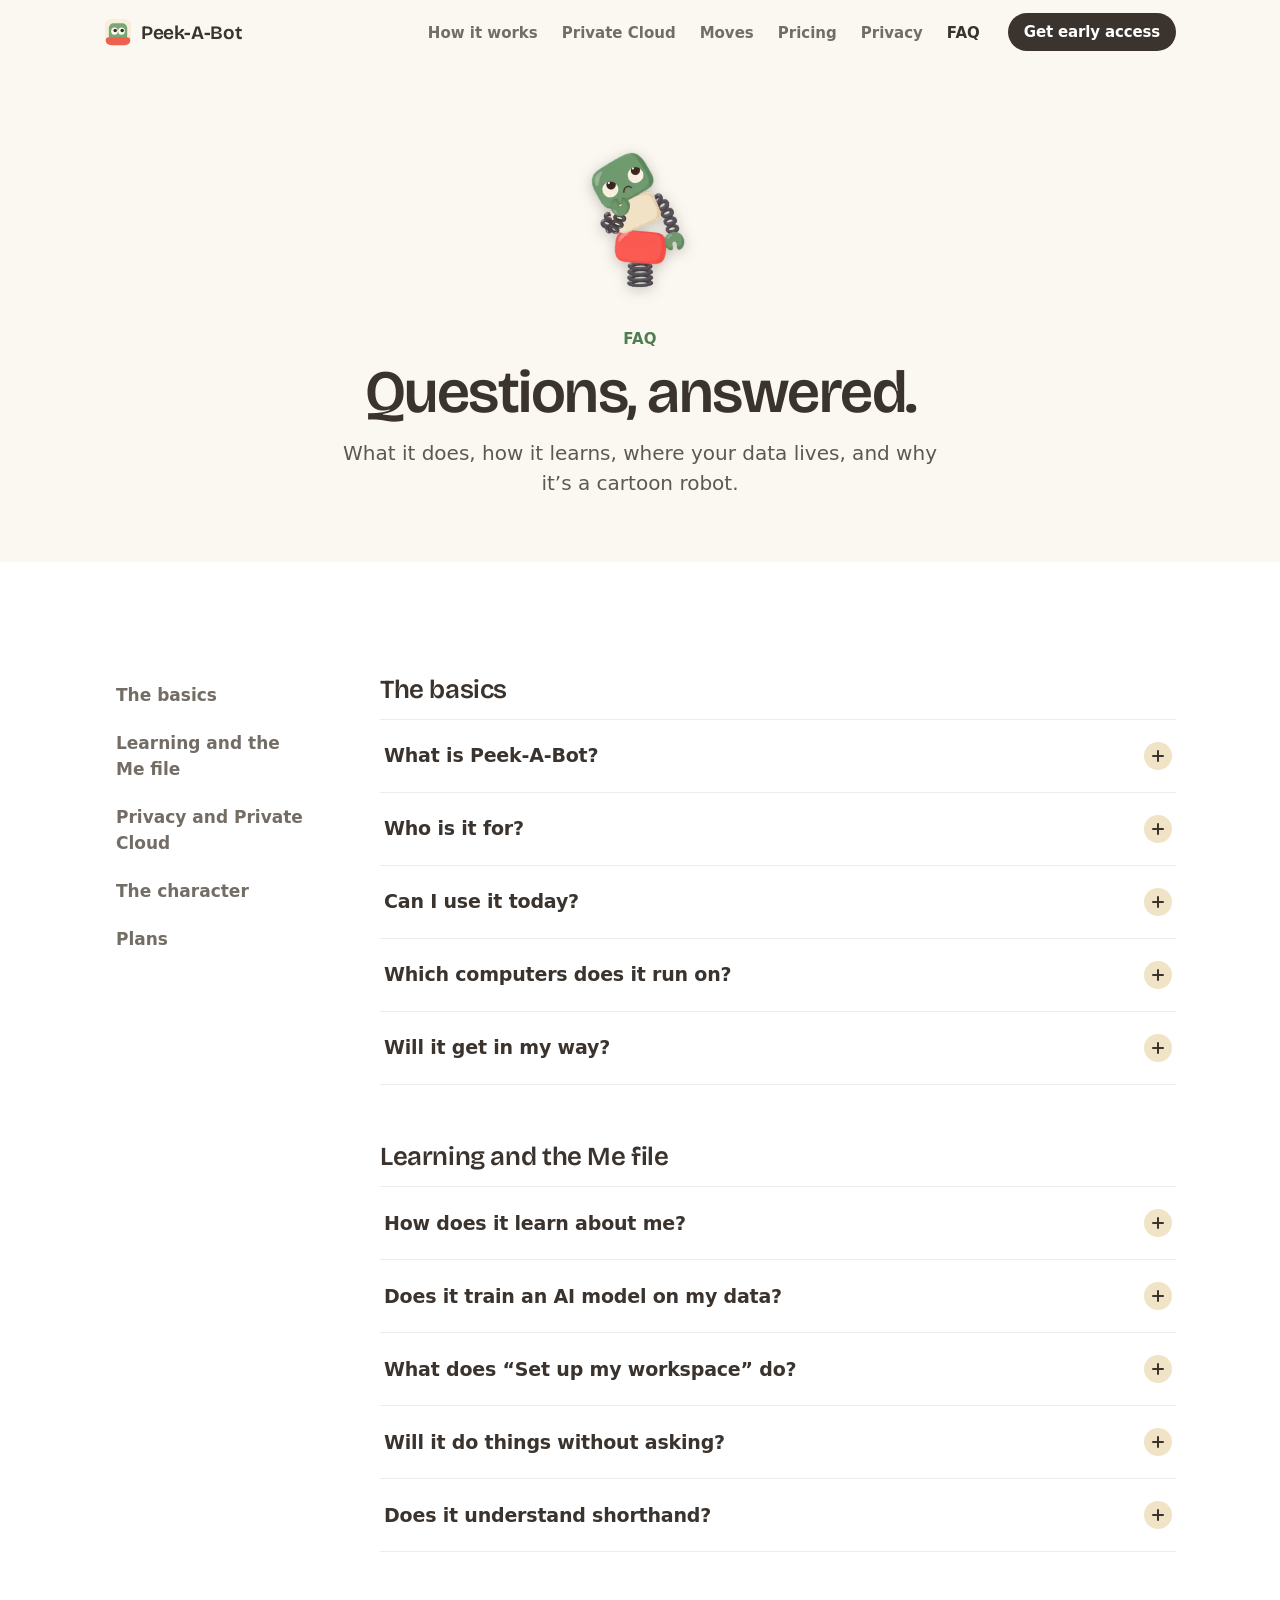
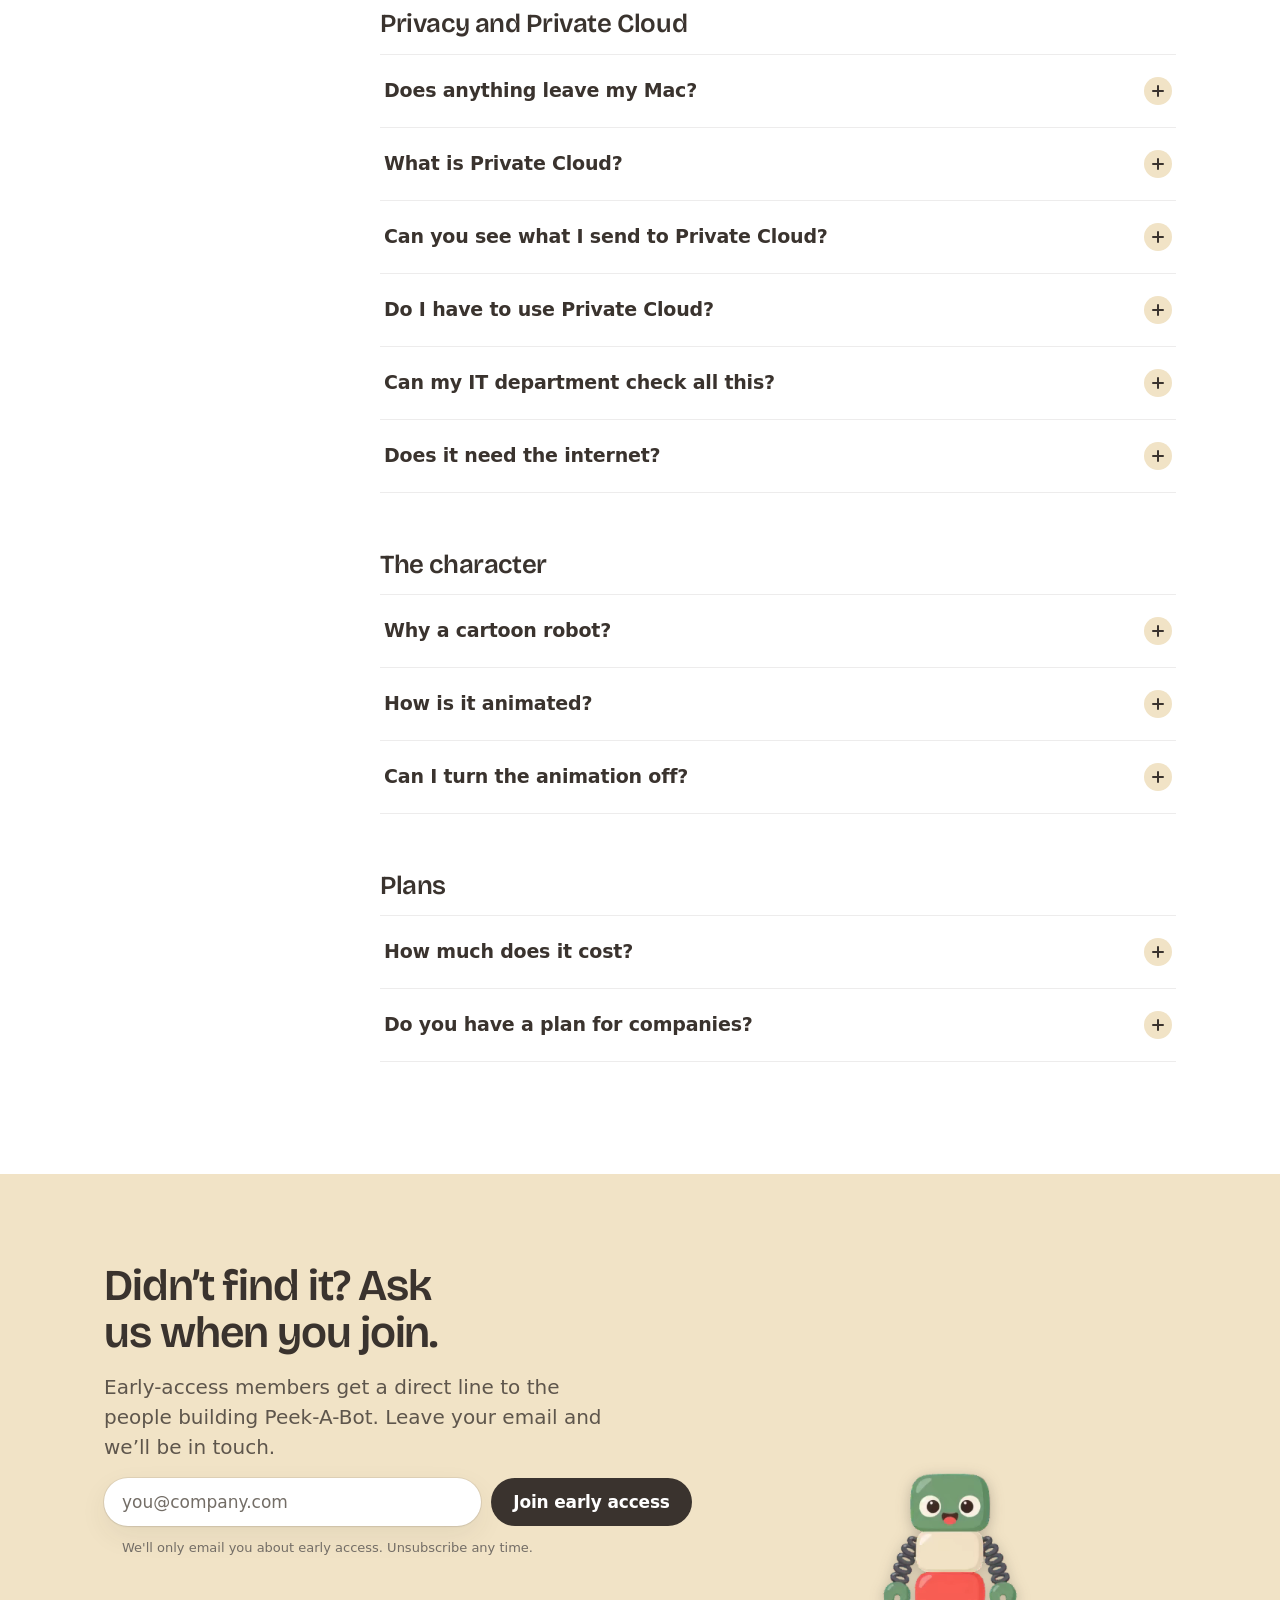
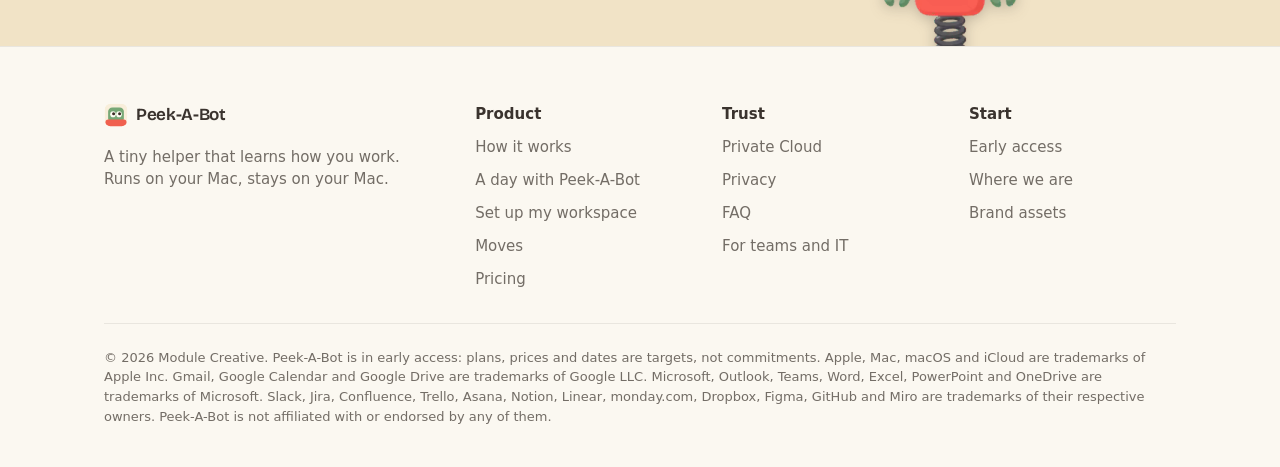
<file: faq/index.html>
<!DOCTYPE html><html lang="en"><head><meta charset="utf-8"><meta name="viewport" content="width=device-width, initial-scale=1"><title>FAQ · Peek-A-Bot</title><meta name="description" content="Answers about Peek-A-Bot: what it does, how it learns about you, privacy, the character and plans."><meta name="theme-color" content="#FBF8F1"><meta name="color-scheme" content="light"><link rel="icon" href="/favicon.ico" sizes="48x48"><link rel="icon" href="/favicon.svg" type="image/svg+xml"><link rel="apple-touch-icon" href="/apple-touch-icon.png"><meta property="og:type" content="website"><meta property="og:title" content="FAQ · Peek-A-Bot"><meta property="og:description" content="Answers about Peek-A-Bot: what it does, how it learns about you, privacy, the character and plans."><meta property="og:image" content="https://peek-a-bot.com/og-image.png"><meta property="og:image:width" content="1200"><meta property="og:image:height" content="630"><meta name="twitter:card" content="summary_large_image"><script>document.documentElement.classList.add('js');</script><link rel="stylesheet" href="/_astro/Base.CYrjRaip.css"><style>.faq[data-astro-cid-hemr5th4]{border-top:1px solid var(--line);display:grid}details[data-astro-cid-hemr5th4]{border-bottom:1px solid var(--line)}summary[data-astro-cid-hemr5th4]{cursor:pointer;color:var(--ink);font:600 19px/1.35 var(--font-body);letter-spacing:-.01em;justify-content:space-between;align-items:center;gap:20px;padding:22px 4px;list-style:none;display:flex}summary[data-astro-cid-hemr5th4]::-webkit-details-marker{display:none}summary[data-astro-cid-hemr5th4] i[data-astro-cid-hemr5th4]{background:var(--cream);width:28px;height:28px;transition:background var(--t-hover) var(--ease-out);border-radius:50%;flex:none;position:relative}summary[data-astro-cid-hemr5th4] i[data-astro-cid-hemr5th4]:before,summary[data-astro-cid-hemr5th4] i[data-astro-cid-hemr5th4]:after{content:"";background:var(--ink);width:12px;height:2px;transition:rotate .25s var(--ease-out);border-radius:2px;position:absolute;top:50%;left:50%;translate:-50% -50%}summary[data-astro-cid-hemr5th4] i[data-astro-cid-hemr5th4]:after{rotate:90deg}details[data-astro-cid-hemr5th4][open] summary[data-astro-cid-hemr5th4] i[data-astro-cid-hemr5th4]:after{rotate:0deg}summary[data-astro-cid-hemr5th4]:hover i[data-astro-cid-hemr5th4]{background:#ead8b4}details[data-astro-cid-hemr5th4] p[data-astro-cid-hemr5th4]{max-width:680px;color:var(--body);padding:0 4px 24px}
.page-header[data-astro-cid-b2i3gsw2]{text-align:center;padding-bottom:64px}.inner[data-astro-cid-b2i3gsw2]{justify-items:center;gap:14px;display:grid}.bot-slot[data-astro-cid-b2i3gsw2]{--bot-size:clamp(200px, 22vw, 260px);margin-bottom:-6px}h1[data-astro-cid-b2i3gsw2]{max-width:820px;font-size:clamp(40px,5.4vw,60px);line-height:1.05}.lead[data-astro-cid-b2i3gsw2]{max-width:600px}
.layout[data-astro-cid-vagwt47q]{grid-template-columns:220px 1fr;align-items:start;gap:56px;display:grid}.toc[data-astro-cid-vagwt47q]{top:calc(var(--nav-h) + 24px);gap:6px;display:grid;position:sticky}.toc[data-astro-cid-vagwt47q] a[data-astro-cid-vagwt47q]{color:var(--muted);border-radius:12px;padding:8px 12px;font-weight:550}.toc[data-astro-cid-vagwt47q] a[data-astro-cid-vagwt47q]:hover{background:var(--paper);color:var(--ink)}.groups[data-astro-cid-vagwt47q]{gap:56px;display:grid}.group[data-astro-cid-vagwt47q]{scroll-margin-top:calc(var(--nav-h) + 16px);gap:14px;display:grid}.group[data-astro-cid-vagwt47q] .h3[data-astro-cid-vagwt47q]{font-size:26px}@media (width<=800px){.layout[data-astro-cid-vagwt47q]{grid-template-columns:1fr;gap:28px}.toc[data-astro-cid-vagwt47q]{flex-wrap:wrap;display:flex;position:static}.toc[data-astro-cid-vagwt47q] a[data-astro-cid-vagwt47q]{background:var(--paper)}}
.cta-band[data-astro-cid-hwvj6ntz]{background:var(--cream);position:relative;overflow:hidden}.inner[data-astro-cid-hwvj6ntz]{grid-template-columns:1.3fr 1fr;align-items:end;gap:32px;padding-top:88px;display:grid}.copy[data-astro-cid-hwvj6ntz]{gap:16px;padding-bottom:88px;display:grid}.copy[data-astro-cid-hwvj6ntz] .lead[data-astro-cid-hwvj6ntz]{max-width:500px;color:var(--ink);opacity:.8}.peek[data-astro-cid-hwvj6ntz]{--bot-size:clamp(240px, 30vw, 360px);margin-bottom:calc(var(--bot-size) * -.17);justify-self:center}@media (width<=760px){.inner[data-astro-cid-hwvj6ntz]{grid-template-columns:1fr;padding-top:64px}.copy[data-astro-cid-hwvj6ntz]{padding-bottom:0}.peek[data-astro-cid-hwvj6ntz]{--bot-size:240px}}
.waitlist[data-astro-cid-lsxrvkd2]{gap:12px;width:100%;max-width:620px;display:grid}.row[data-astro-cid-lsxrvkd2]{flex-wrap:wrap;gap:10px;display:flex}.field[data-astro-cid-lsxrvkd2]{flex:200px}.field[data-astro-cid-lsxrvkd2].email{flex:2 240px}input[data-astro-cid-lsxrvkd2],select[data-astro-cid-lsxrvkd2]{width:100%;height:var(--pill-h);border-radius:var(--radius-pill);background:var(--white);box-shadow:0 0 0 1px var(--line), var(--shadow-card);color:var(--ink);font:500 var(--fs-body) / 1 var(--font-body);-webkit-appearance:none;appearance:none;border:0;padding:0 18px}select[data-astro-cid-lsxrvkd2]{color:var(--muted);background-image:url("data:image/svg+xml,%3Csvg xmlns='http://www.w3.org/2000/svg' width='12' height='8'%3E%3Cpath d='M1 1l5 5 5-5' fill='none' stroke='%23736D66' stroke-width='1.8' stroke-linecap='round'/%3E%3C/svg%3E");background-position:right 18px center;background-repeat:no-repeat;padding-right:40px}select[data-astro-cid-lsxrvkd2]:has(option:checked:not([value=""])){color:var(--ink)}input[data-astro-cid-lsxrvkd2]::placeholder{color:var(--muted)}input[data-astro-cid-lsxrvkd2]:focus-visible,select[data-astro-cid-lsxrvkd2]:focus-visible{outline:2px solid var(--sage-ink);outline-offset:2px}.pill[data-astro-cid-lsxrvkd2]{cursor:pointer;border:0;flex:none}.pill[data-astro-cid-lsxrvkd2][disabled]{opacity:.6;cursor:progress}.trap[data-astro-cid-lsxrvkd2]{opacity:0;width:1px;height:1px;position:absolute;left:-9999px}.status[data-astro-cid-lsxrvkd2]{color:var(--muted);font-size:var(--fs-caption);padding-left:18px}.status[data-astro-cid-lsxrvkd2].ok{color:var(--sage-ink);font-weight:600;font-size:var(--fs-small)}.status[data-astro-cid-lsxrvkd2].err{color:var(--coral-deep);font-weight:600}@media (width<=560px){.pill[data-astro-cid-lsxrvkd2]{flex:100%;justify-content:center}}
</style></head><body><a class="skip" href="#main">Skip to content</a><header class="nav" data-astro-cid-wpvy4v7s><div class="container nav-inner" data-astro-cid-wpvy4v7s><a class="brand" href="/" aria-label="Peek-A-Bot home" data-astro-cid-wpvy4v7s><img src="/brand/peekabot-icon-small.svg" width="28" height="28" alt="" aria-hidden="true" decoding="async"><span data-astro-cid-wpvy4v7s>Peek-A-Bot</span></a><nav class="links" aria-label="Main" data-astro-cid-wpvy4v7s><ul data-astro-cid-wpvy4v7s><li data-astro-cid-wpvy4v7s><a href="/#how" data-astro-cid-wpvy4v7s>How it works</a></li><li data-astro-cid-wpvy4v7s><a href="/private-cloud" data-astro-cid-wpvy4v7s>Private Cloud</a></li><li data-astro-cid-wpvy4v7s><a href="/moves" data-astro-cid-wpvy4v7s>Moves</a></li><li data-astro-cid-wpvy4v7s><a href="/pricing" data-astro-cid-wpvy4v7s>Pricing</a></li><li data-astro-cid-wpvy4v7s><a href="/privacy" data-astro-cid-wpvy4v7s>Privacy</a></li><li data-astro-cid-wpvy4v7s><a href="/faq" aria-current="page" data-astro-cid-wpvy4v7s>FAQ</a></li></ul></nav><a class="pill pill-primary pill-small cta" href="/early-access" data-astro-cid-wpvy4v7s>Get early access</a><details class="menu" data-astro-cid-wpvy4v7s><summary aria-label="Menu" data-astro-cid-wpvy4v7s><svg width="22" height="22" viewBox="0 0 22 22" aria-hidden="true" data-astro-cid-wpvy4v7s><path d="M3 7h16M3 15h16" stroke="currentColor" stroke-width="2" stroke-linecap="round" data-astro-cid-wpvy4v7s></path></svg></summary><div class="sheet" data-astro-cid-wpvy4v7s><a href="/#how" data-astro-cid-wpvy4v7s>How it works</a><a href="/private-cloud" data-astro-cid-wpvy4v7s>Private Cloud</a><a href="/moves" data-astro-cid-wpvy4v7s>Moves</a><a href="/pricing" data-astro-cid-wpvy4v7s>Pricing</a><a href="/privacy" data-astro-cid-wpvy4v7s>Privacy</a><a href="/faq" aria-current="page" data-astro-cid-wpvy4v7s>FAQ</a><a class="pill pill-primary" href="/early-access" data-astro-cid-wpvy4v7s>Get early access</a></div></details></div></header><main id="main"><header class="page-header" data-astro-cid-b2i3gsw2><div class="container inner" data-astro-cid-b2i3gsw2><div class="bot-slot" data-astro-cid-b2i3gsw2><button class="bot" type="button" data-bot data-intro="think" data-idle="idle" data-tap="think,confused" aria-label="Peek-A-Bot. Click to say hi." data-astro-cid-2otl76wt><img class="still" src="/moves/neutral.png" alt="" width="480" height="480" loading="eager" data-astro-cid-2otl76wt><video data-move="think" muted playsinline preload="none" disablepictureinpicture disableremoteplayback aria-hidden="true" tabindex="-1" data-astro-cid-2otl76wt><source src="/moves/think.mov" type="video/mp4; codecs=&quot;hvc1&quot;" data-astro-cid-2otl76wt><source src="/moves/think.webm" type="video/webm" data-astro-cid-2otl76wt></video><video data-move="idle" muted playsinline preload="none" disablepictureinpicture disableremoteplayback aria-hidden="true" tabindex="-1" data-astro-cid-2otl76wt><source src="/moves/idle.mov" type="video/mp4; codecs=&quot;hvc1&quot;" data-astro-cid-2otl76wt><source src="/moves/idle.webm" type="video/webm" data-astro-cid-2otl76wt></video><video data-move="confused" muted playsinline preload="none" disablepictureinpicture disableremoteplayback aria-hidden="true" tabindex="-1" data-astro-cid-2otl76wt><source src="/moves/confused.mov" type="video/mp4; codecs=&quot;hvc1&quot;" data-astro-cid-2otl76wt><source src="/moves/confused.webm" type="video/webm" data-astro-cid-2otl76wt></video></button><script type="module">var e=matchMedia(`(prefers-reduced-motion: reduce)`),t=e=>new Promise(t=>setTimeout(t,e)),n=e=>(e||``).split(`,`).filter(Boolean);function r(r){let i=new Map([...r.querySelectorAll(`video[data-move]`)].map(e=>[e.dataset.move,e])),a=n(r.dataset.intro),o=n(r.dataset.tap),s=r.dataset.idle||``,c=null,l=!1,u=!1,d=!1,f=null,p=!1,m=[],h=e=>{e.preload!==`auto`&&(e.preload=`auto`,e.load())},g=e=>e.readyState>=4?Promise.resolve():new Promise(t=>e.addEventListener(`canplaythrough`,t,{once:!0}));function _(e,t=!1){let n=c;c=e,r.classList.toggle(`live`,!!e),e&&(e.classList.remove(`fade-out`),e.classList.add(`on`)),n&&n!==e&&(t?(n.classList.add(`fade-out`),setTimeout(()=>{c!==n&&(n.classList.remove(`on`,`fade-out`),n.pause())},220)):(n.classList.remove(`on`),n.pause()))}function v(e,t=!1){let n=i.get(e);if(!n)return Promise.resolve(!1);h(n);let r=p;return p=!1,new Promise(e=>{t||(f=()=>e(!0)),n.loop=t,n.muted=!0;try{n.currentTime=0}catch{}let i=()=>_(n,r);`requestVideoFrameCallback`in n?n.requestVideoFrameCallback(i):n.addEventListener(`playing`,i,{once:!0}),t||n.addEventListener(`ended`,()=>e(!0),{once:!0}),n.play().then(()=>{t&&e(!0)}).catch(()=>e(!1))})}function y(){s&&u&&!e.matches?v(s,!0):(!s||e.matches)&&_(null)}async function b(){if(!l){for(l=!0;m.length;)if(!await v(m.shift())){m.length=0;break}l=!1,y()}}function x(t,n=!1){!i.has(t)||e.matches&&!n||(m.length=0,m.push(t),l?(p=!0,f?.()):b())}async function S(){if(d||(d=!0,e.matches))return;for(let e of[...a,s])i.has(e)&&h(i.get(e));let n=i.get(a[0]||s);n&&await Promise.race([g(n),t(4e3)]),!l&&(a.length?(await t(350),m.push(...a),b()):y())}if(r.addEventListener(`click`,()=>{!l&&o.length&&x(o[Math.floor(Math.random()*o.length)],!0)}),r.addEventListener(`bot:react`,e=>x(e.detail)),new IntersectionObserver(([e])=>{u=e.isIntersecting,u&&!d?S():!l&&d&&(u?c?.loop?c.play().catch(()=>{}):y():c?.pause())},{rootMargin:`200px 0px`}).observe(r),`lazy`in r.dataset||S(),new URLSearchParams(location.search).has(`debug`)){let e=document.createElement(`pre`);e.style.cssText=`position:absolute;left:100%;top:30%;margin:0 0 0 8px;font:11px/1.4 ui-monospace,monospace;text-align:left;color:#3A332E;white-space:pre;z-index:5`,r.after(e),setInterval(()=>{e.textContent=[...i].map(([e,t])=>`${t.classList.contains(`on`)?`▶`:` `} ${e.padEnd(9)} ${t.currentTime.toFixed(2)}s ${t.paused?`paused`:`playing`}${t.ended?` ended`:``} rs=${t.readyState} ${(t.currentSrc||``).split(`.`).pop()}`).join(`
`)+`\nrunning=${l} onScreen=${u} live=${r.classList.contains(`live`)}`},200)}}document.querySelectorAll(`[data-bot]`).forEach(r);</script></div><p class="eyebrow" data-astro-cid-b2i3gsw2>FAQ</p><h1 data-astro-cid-b2i3gsw2>Questions, answered.</h1><div class="lead" data-astro-cid-b2i3gsw2>
    What it does, how it learns, where your data lives, and why it’s a cartoon robot.
  </div></div></header><section class="section white" data-astro-cid-vagwt47q><div class="container layout" data-astro-cid-vagwt47q><nav class="toc" aria-label="Topics" data-astro-cid-vagwt47q><a href="#basics" data-astro-cid-vagwt47q>The basics</a><a href="#learning" data-astro-cid-vagwt47q>Learning and the Me file</a><a href="#privacy" data-astro-cid-vagwt47q>Privacy and Private Cloud</a><a href="#character" data-astro-cid-vagwt47q>The character</a><a href="#plans" data-astro-cid-vagwt47q>Plans</a></nav><div class="groups" data-astro-cid-vagwt47q><section class="group" id="basics" aria-labelledby="basics-title" data-astro-cid-vagwt47q><h2 class="h3" id="basics-title" data-astro-cid-vagwt47q>The basics</h2><div class="faq" data-astro-cid-hemr5th4><details data-astro-cid-hemr5th4><summary data-astro-cid-hemr5th4><span data-astro-cid-hemr5th4>What is Peek-A-Bot?</span><i aria-hidden="true" data-astro-cid-hemr5th4></i></summary><p data-astro-cid-hemr5th4>A small hand-drawn robot on a spring that lives above your Dock. It learns how you work from your own history, then sets up your day, tells you what matters, drafts replies in your voice and keeps you company. It runs on your Mac, with an encrypted Private Cloud for when you want more power.</p></details><details data-astro-cid-hemr5th4><summary data-astro-cid-hemr5th4><span data-astro-cid-hemr5th4>Who is it for?</span><i aria-hidden="true" data-astro-cid-hemr5th4></i></summary><p data-astro-cid-hemr5th4>Anyone whose work lives in email, chat, calendars and files: people in marketing, engineering, law, finance, design, research, sales, operations and more. It learns how <em>you</em> work, so it isn’t built around one job.</p></details><details data-astro-cid-hemr5th4><summary data-astro-cid-hemr5th4><span data-astro-cid-hemr5th4>Can I use it today?</span><i aria-hidden="true" data-astro-cid-hemr5th4></i></summary><p data-astro-cid-hemr5th4>Peek-A-Bot is in early access. The companion and its moves already run on the Mac; learning, the assistant features and Private Cloud reach early-access desks first. <a class="text-link" href="/early-access">Join early access</a>.</p></details><details data-astro-cid-hemr5th4><summary data-astro-cid-hemr5th4><span data-astro-cid-hemr5th4>Which computers does it run on?</span><i aria-hidden="true" data-astro-cid-hemr5th4></i></summary><p data-astro-cid-hemr5th4>Mac first, on macOS 13 Ventura or later. Apple silicon is recommended for the larger local models; if your Mac can’t run one, Private Cloud can do that work for it. A Windows version is planned.</p></details><details data-astro-cid-hemr5th4><summary data-astro-cid-hemr5th4><span data-astro-cid-hemr5th4>Will it get in my way?</span><i aria-hidden="true" data-astro-cid-hemr5th4></i></summary><p data-astro-cid-hemr5th4>It speaks up only when it has something worth saying: a few good nudges a day, never twenty. You can drag it anywhere on screen, hide it, or turn its idle moves off.</p></details></div></section><section class="group" id="learning" aria-labelledby="learning-title" data-astro-cid-vagwt47q><h2 class="h3" id="learning-title" data-astro-cid-vagwt47q>Learning and the Me file</h2><div class="faq" data-astro-cid-hemr5th4><details data-astro-cid-hemr5th4><summary data-astro-cid-hemr5th4><span data-astro-cid-hemr5th4>How does it learn about me?</span><i aria-hidden="true" data-astro-cid-hemr5th4></i></summary><p data-astro-cid-hemr5th4>You connect your sources once: mail, chat, your task tool, your calendar and the folders you work in. Overnight it reads about six months of history and writes your <strong>Me file</strong>: the people you work with, your projects, open promises, your writing voice, your rhythm, and how you name and share files.</p></details><details data-astro-cid-hemr5th4><summary data-astro-cid-hemr5th4><span data-astro-cid-hemr5th4>Does it train an AI model on my data?</span><i aria-hidden="true" data-astro-cid-hemr5th4></i></summary><p data-astro-cid-hemr5th4>No. The model never trains on your data. It reads your history and writes a private profile, which it consults every time it acts. You can read every line of your Me file, and delete it.</p></details><details data-astro-cid-hemr5th4><summary data-astro-cid-hemr5th4><span data-astro-cid-hemr5th4>What does “Set up my workspace” do?</span><i aria-hidden="true" data-astro-cid-hemr5th4></i></summary><p data-astro-cid-hemr5th4>Give it today’s task, or let it read it from your calendar, inbox or task list. It finds everything related, opens the right apps with the right files (the latest draft, the numbers it depends on, the thread with the feedback) and gives you a four-line brief: the deadline, who’s waiting, what changed and what’s left.</p></details><details data-astro-cid-hemr5th4><summary data-astro-cid-hemr5th4><span data-astro-cid-hemr5th4>Will it do things without asking?</span><i aria-hidden="true" data-astro-cid-hemr5th4></i></summary><p data-astro-cid-hemr5th4>Not at first. Opening files and writing briefs work from day one. Anything that changes something, like moving files, saving a new version or sending a note, starts as “here’s what I’d do, go?” and only becomes automatic after you’ve approved the same thing a few times. You can always take that back.</p></details><details data-astro-cid-hemr5th4><summary data-astro-cid-hemr5th4><span data-astro-cid-hemr5th4>Does it understand shorthand?</span><i aria-hidden="true" data-astro-cid-hemr5th4></i></summary><p data-astro-cid-hemr5th4>That’s the point of the Me file. “Get the Brightwater deck ready” means the latest version of that deck, the spreadsheet behind it and the client’s last email, because that’s what you’ve been working on and that’s what you call it.</p></details></div></section><section class="group" id="privacy" aria-labelledby="privacy-title" data-astro-cid-vagwt47q><h2 class="h3" id="privacy-title" data-astro-cid-vagwt47q>Privacy and Private Cloud</h2><div class="faq" data-astro-cid-hemr5th4><details data-astro-cid-hemr5th4><summary data-astro-cid-hemr5th4><span data-astro-cid-hemr5th4>Does anything leave my Mac?</span><i aria-hidden="true" data-astro-cid-hemr5th4></i></summary><p data-astro-cid-hemr5th4>Not unless you choose Private Cloud. By default your mail, chats, files and Me file are read and stored on your Mac, and there’s no Peek-A-Bot server holding them. <a class="text-link" href="/privacy">How we handle your data</a>.</p></details><details data-astro-cid-hemr5th4><summary data-astro-cid-hemr5th4><span data-astro-cid-hemr5th4>What is Private Cloud?</span><i aria-hidden="true" data-astro-cid-hemr5th4></i></summary><p data-astro-cid-hemr5th4>More power when you want it: bigger models for heavy jobs, and a way to run Peek-A-Bot on Macs that can’t run a local model. It’s built so no one can see your data: requests are encrypted on your Mac, processed in sealed hardware with no admin access, erased the moment they’re answered, and not linked to who sent them. <a class="text-link" href="/private-cloud">How Private Cloud works</a>.</p></details><details data-astro-cid-hemr5th4><summary data-astro-cid-hemr5th4><span data-astro-cid-hemr5th4>Can you see what I send to Private Cloud?</span><i aria-hidden="true" data-astro-cid-hemr5th4></i></summary><p data-astro-cid-hemr5th4>No. It’s designed so that we can’t: our servers have no admin login or debugging access, keep nothing after answering, and your Mac refuses to talk to any server that isn’t running a build we’ve published for inspection.</p></details><details data-astro-cid-hemr5th4><summary data-astro-cid-hemr5th4><span data-astro-cid-hemr5th4>Do I have to use Private Cloud?</span><i aria-hidden="true" data-astro-cid-hemr5th4></i></summary><p data-astro-cid-hemr5th4>No. It’s off until you turn it on. You can keep everything on your Mac, have Peek-A-Bot ask each time a job would be better in the cloud, or let it send big jobs automatically. On the Team plan, IT decides for everyone.</p></details><details data-astro-cid-hemr5th4><summary data-astro-cid-hemr5th4><span data-astro-cid-hemr5th4>Can my IT department check all this?</span><i aria-hidden="true" data-astro-cid-hemr5th4></i></summary><p data-astro-cid-hemr5th4>Yes. With Private Cloud off, watch the network: nothing goes out. The Team plan adds MDM-managed setup, SSO, a company-wide Private Cloud switch and an audit document written for IT.</p></details><details data-astro-cid-hemr5th4><summary data-astro-cid-hemr5th4><span data-astro-cid-hemr5th4>Does it need the internet?</span><i aria-hidden="true" data-astro-cid-hemr5th4></i></summary><p data-astro-cid-hemr5th4>Not for its everyday work on your Mac: nudges and drafts arrive instantly, offline included. Private Cloud, of course, needs a connection.</p></details></div></section><section class="group" id="character" aria-labelledby="character-title" data-astro-cid-vagwt47q><h2 class="h3" id="character-title" data-astro-cid-vagwt47q>The character</h2><div class="faq" data-astro-cid-hemr5th4><details data-astro-cid-hemr5th4><summary data-astro-cid-hemr5th4><span data-astro-cid-hemr5th4>Why a cartoon robot?</span><i aria-hidden="true" data-astro-cid-hemr5th4></i></summary><p data-astro-cid-hemr5th4>People learn to ignore notifications. They notice a friend. A character that waves, stretches with you and celebrates your wins makes a nudge feel like help instead of an alarm, and makes the day a bit more fun.</p></details><details data-astro-cid-hemr5th4><summary data-astro-cid-hemr5th4><span data-astro-cid-hemr5th4>How is it animated?</span><i aria-hidden="true" data-astro-cid-hemr5th4></i></summary><p data-astro-cid-hemr5th4>Every move is hand-timed, rubber-hose animation at 24 frames a second, and each one starts and ends on the same pose so they chain without a cut. <a class="text-link" href="/moves">See all the moves</a>.</p></details><details data-astro-cid-hemr5th4><summary data-astro-cid-hemr5th4><span data-astro-cid-hemr5th4>Can I turn the animation off?</span><i aria-hidden="true" data-astro-cid-hemr5th4></i></summary><p data-astro-cid-hemr5th4>Yes. Turn off idle moves, hide it, or turn on Reduce Motion in your Mac’s settings and it stays still.</p></details></div></section><section class="group" id="plans" aria-labelledby="plans-title" data-astro-cid-vagwt47q><h2 class="h3" id="plans-title" data-astro-cid-vagwt47q>Plans</h2><div class="faq" data-astro-cid-hemr5th4><details data-astro-cid-hemr5th4><summary data-astro-cid-hemr5th4><span data-astro-cid-hemr5th4>How much does it cost?</span><i aria-hidden="true" data-astro-cid-hemr5th4></i></summary><p data-astro-cid-hemr5th4>There’s a free plan; Personal is $10 a month or $99 once; Pro, with Private Cloud, is $20 a month; Team is $20 per seat per month, billed yearly. <a class="text-link" href="/pricing">Compare plans</a>.</p></details><details data-astro-cid-hemr5th4><summary data-astro-cid-hemr5th4><span data-astro-cid-hemr5th4>Do you have a plan for companies?</span><i aria-hidden="true" data-astro-cid-hemr5th4></i></summary><p data-astro-cid-hemr5th4>Yes, Team. It’s built for IT: Private Cloud on or off by policy, MDM, SSO, no telemetry and an audit document, with volume licensing.</p></details></div></section></div></div></section><section class="cta-band" data-no-corner data-astro-cid-hwvj6ntz><div class="container inner" data-astro-cid-hwvj6ntz><div class="copy" data-reveal data-astro-cid-hwvj6ntz><h2 class="h2" data-astro-cid-hwvj6ntz>Didn’t find it? Ask us when you join.</h2><p class="lead" data-astro-cid-hwvj6ntz>Early-access members get a direct line to the people building Peek-A-Bot. Leave your email and we’ll be in touch.</p><form class="waitlist compact" id="waitlist-band" action="/early-access" method="post" data-waitlist data-endpoint data-astro-cid-lsxrvkd2><div class="row" data-astro-cid-lsxrvkd2><label class="field email" data-astro-cid-lsxrvkd2><span class="visually-hidden" data-astro-cid-lsxrvkd2>Email</span><input type="email" name="email" required autocomplete="email" placeholder="you@company.com" data-astro-cid-lsxrvkd2></label><button class="pill pill-primary" type="submit" data-astro-cid-lsxrvkd2>Join early access</button></div><input class="trap" type="text" name="_gotcha" tabindex="-1" autocomplete="off" aria-hidden="true" data-astro-cid-lsxrvkd2><input type="hidden" name="source" value="peekabot-site" data-astro-cid-lsxrvkd2><p class="status" role="status" aria-live="polite" data-astro-cid-lsxrvkd2>We'll only email you about early access. Unsubscribe any time.</p></form><script type="module">for(let e of document.querySelectorAll(`form[data-waitlist]`)){let t=e.querySelector(`.status`),n=e.querySelector(`button[type=submit]`),r=(e,n=``)=>{t.textContent=e,t.className=`status ${n}`};e.addEventListener(`submit`,async t=>{t.preventDefault();let i=e.dataset.endpoint;if(!i)r(`Sign-ups open very soon. Please check back in a few days.`,`err`),console.warn(`[waitlist] PUBLIC_WAITLIST_ENDPOINT is not set; see Website/README.md`);else{n.disabled=!0,r(`Saving your spot…`);try{let t=await fetch(i,{method:`POST`,body:new FormData(e),headers:{Accept:`application/json`}});if(!t.ok)throw Error(String(t.status));e.reset(),r(`You’re on the list. We’ll be in touch when your Mac’s spot opens up.`,`ok`),e.dispatchEvent(new CustomEvent(`waitlist:joined`,{bubbles:!0}))}catch{r(`That didn’t go through. Check the address and try again?`,`err`)}finally{n.disabled=!1}}})}</script></div><div class="peek" data-astro-cid-hwvj6ntz><button class="bot" type="button" data-bot data-intro="pop" data-idle="idle" data-tap="peekaboo,wave,celebrate" data-lazy aria-label="Peek-A-Bot. Click to play." data-astro-cid-2otl76wt><img class="still" src="/moves/neutral.png" alt="" width="480" height="480" loading="lazy" data-astro-cid-2otl76wt><video data-move="pop" muted playsinline preload="none" disablepictureinpicture disableremoteplayback aria-hidden="true" tabindex="-1" data-astro-cid-2otl76wt><source src="/moves/pop.mov" type="video/mp4; codecs=&quot;hvc1&quot;" data-astro-cid-2otl76wt><source src="/moves/pop.webm" type="video/webm" data-astro-cid-2otl76wt></video><video data-move="idle" muted playsinline preload="none" disablepictureinpicture disableremoteplayback aria-hidden="true" tabindex="-1" data-astro-cid-2otl76wt><source src="/moves/idle.mov" type="video/mp4; codecs=&quot;hvc1&quot;" data-astro-cid-2otl76wt><source src="/moves/idle.webm" type="video/webm" data-astro-cid-2otl76wt></video><video data-move="peekaboo" muted playsinline preload="none" disablepictureinpicture disableremoteplayback aria-hidden="true" tabindex="-1" data-astro-cid-2otl76wt><source src="/moves/peekaboo.mov" type="video/mp4; codecs=&quot;hvc1&quot;" data-astro-cid-2otl76wt><source src="/moves/peekaboo.webm" type="video/webm" data-astro-cid-2otl76wt></video><video data-move="wave" muted playsinline preload="none" disablepictureinpicture disableremoteplayback aria-hidden="true" tabindex="-1" data-astro-cid-2otl76wt><source src="/moves/wave.mov" type="video/mp4; codecs=&quot;hvc1&quot;" data-astro-cid-2otl76wt><source src="/moves/wave.webm" type="video/webm" data-astro-cid-2otl76wt></video><video data-move="celebrate" muted playsinline preload="none" disablepictureinpicture disableremoteplayback aria-hidden="true" tabindex="-1" data-astro-cid-2otl76wt><source src="/moves/celebrate.mov" type="video/mp4; codecs=&quot;hvc1&quot;" data-astro-cid-2otl76wt><source src="/moves/celebrate.webm" type="video/webm" data-astro-cid-2otl76wt></video></button></div></div></section></main><footer class="footer" data-astro-cid-jo6i4kqk><div class="container footer-inner" data-astro-cid-jo6i4kqk><div class="brand-block" data-astro-cid-jo6i4kqk><a class="brand" href="/" aria-label="Peek-A-Bot home" data-astro-cid-jo6i4kqk><img src="/brand/peekabot-icon-small.svg" width="24" height="24" alt="" aria-hidden="true" decoding="async"><span data-astro-cid-jo6i4kqk>Peek-A-Bot</span></a><p data-astro-cid-jo6i4kqk>A tiny helper that learns how you work.<br data-astro-cid-jo6i4kqk>Runs on your Mac, stays on your Mac.</p></div><nav aria-label="Product" data-astro-cid-jo6i4kqk><p class="col-title" data-astro-cid-jo6i4kqk>Product</p><a href="/#how" data-astro-cid-jo6i4kqk>How it works</a><a href="/#day" data-astro-cid-jo6i4kqk>A day with Peek-A-Bot</a><a href="/#setup" data-astro-cid-jo6i4kqk>Set up my workspace</a><a href="/moves" data-astro-cid-jo6i4kqk>Moves</a><a href="/pricing" data-astro-cid-jo6i4kqk>Pricing</a></nav><nav aria-label="Trust" data-astro-cid-jo6i4kqk><p class="col-title" data-astro-cid-jo6i4kqk>Trust</p><a href="/private-cloud" data-astro-cid-jo6i4kqk>Private Cloud</a><a href="/privacy" data-astro-cid-jo6i4kqk>Privacy</a><a href="/faq" data-astro-cid-jo6i4kqk>FAQ</a><a href="/pricing#teams" data-astro-cid-jo6i4kqk>For teams and IT</a></nav><nav aria-label="Start" data-astro-cid-jo6i4kqk><p class="col-title" data-astro-cid-jo6i4kqk>Start</p><a href="/early-access" data-astro-cid-jo6i4kqk>Early access</a><a href="/early-access#roadmap" data-astro-cid-jo6i4kqk>Where we are</a><a href="/brand" data-astro-cid-jo6i4kqk>Brand assets</a></nav><p class="fine" data-astro-cid-jo6i4kqk>© 2026 Module Creative. Peek-A-Bot is in early access: plans, prices and dates are targets, not commitments. Apple, Mac, macOS and iCloud are trademarks of Apple Inc. Gmail, Google Calendar and Google Drive are trademarks of Google LLC. Microsoft, Outlook, Teams, Word, Excel, PowerPoint and OneDrive are trademarks of Microsoft. Slack, Jira, Confluence, Trello, Asana, Notion, Linear, monday.com, Dropbox, Figma, GitHub and Miro are trademarks of their respective owners. Peek-A-Bot is not affiliated with or endorsed by any of them.</p></div></footer><aside class="corner away" data-corner hidden aria-label="Peek-A-Bot" data-astro-cid-txmckc3b><button class="bot" type="button" data-bot data-intro="peek" data-idle="idle" data-tap="wave,peek,peekaboo,pop,celebrate,stretch" data-lazy aria-label="Peek-A-Bot. Click for a surprise." data-astro-cid-2otl76wt><img class="still" src="/moves/neutral.png" alt="" width="480" height="480" loading="lazy" data-astro-cid-2otl76wt><video data-move="peek" muted playsinline preload="none" disablepictureinpicture disableremoteplayback aria-hidden="true" tabindex="-1" data-astro-cid-2otl76wt><source src="/moves/peek.mov" type="video/mp4; codecs=&quot;hvc1&quot;" data-astro-cid-2otl76wt><source src="/moves/peek.webm" type="video/webm" data-astro-cid-2otl76wt></video><video data-move="idle" muted playsinline preload="none" disablepictureinpicture disableremoteplayback aria-hidden="true" tabindex="-1" data-astro-cid-2otl76wt><source src="/moves/idle.mov" type="video/mp4; codecs=&quot;hvc1&quot;" data-astro-cid-2otl76wt><source src="/moves/idle.webm" type="video/webm" data-astro-cid-2otl76wt></video><video data-move="wave" muted playsinline preload="none" disablepictureinpicture disableremoteplayback aria-hidden="true" tabindex="-1" data-astro-cid-2otl76wt><source src="/moves/wave.mov" type="video/mp4; codecs=&quot;hvc1&quot;" data-astro-cid-2otl76wt><source src="/moves/wave.webm" type="video/webm" data-astro-cid-2otl76wt></video><video data-move="peekaboo" muted playsinline preload="none" disablepictureinpicture disableremoteplayback aria-hidden="true" tabindex="-1" data-astro-cid-2otl76wt><source src="/moves/peekaboo.mov" type="video/mp4; codecs=&quot;hvc1&quot;" data-astro-cid-2otl76wt><source src="/moves/peekaboo.webm" type="video/webm" data-astro-cid-2otl76wt></video><video data-move="pop" muted playsinline preload="none" disablepictureinpicture disableremoteplayback aria-hidden="true" tabindex="-1" data-astro-cid-2otl76wt><source src="/moves/pop.mov" type="video/mp4; codecs=&quot;hvc1&quot;" data-astro-cid-2otl76wt><source src="/moves/pop.webm" type="video/webm" data-astro-cid-2otl76wt></video><video data-move="celebrate" muted playsinline preload="none" disablepictureinpicture disableremoteplayback aria-hidden="true" tabindex="-1" data-astro-cid-2otl76wt><source src="/moves/celebrate.mov" type="video/mp4; codecs=&quot;hvc1&quot;" data-astro-cid-2otl76wt><source src="/moves/celebrate.webm" type="video/webm" data-astro-cid-2otl76wt></video><video data-move="stretch" muted playsinline preload="none" disablepictureinpicture disableremoteplayback aria-hidden="true" tabindex="-1" data-astro-cid-2otl76wt><source src="/moves/stretch.mov" type="video/mp4; codecs=&quot;hvc1&quot;" data-astro-cid-2otl76wt><source src="/moves/stretch.webm" type="video/webm" data-astro-cid-2otl76wt></video><video data-move="hydrate" muted playsinline preload="none" disablepictureinpicture disableremoteplayback aria-hidden="true" tabindex="-1" data-astro-cid-2otl76wt><source src="/moves/hydrate.mov" type="video/mp4; codecs=&quot;hvc1&quot;" data-astro-cid-2otl76wt><source src="/moves/hydrate.webm" type="video/webm" data-astro-cid-2otl76wt></video><video data-move="break" muted playsinline preload="none" disablepictureinpicture disableremoteplayback aria-hidden="true" tabindex="-1" data-astro-cid-2otl76wt><source src="/moves/break.mov" type="video/mp4; codecs=&quot;hvc1&quot;" data-astro-cid-2otl76wt><source src="/moves/break.webm" type="video/webm" data-astro-cid-2otl76wt></video><video data-move="message" muted playsinline preload="none" disablepictureinpicture disableremoteplayback aria-hidden="true" tabindex="-1" data-astro-cid-2otl76wt><source src="/moves/message.mov" type="video/mp4; codecs=&quot;hvc1&quot;" data-astro-cid-2otl76wt><source src="/moves/message.webm" type="video/webm" data-astro-cid-2otl76wt></video><video data-move="think" muted playsinline preload="none" disablepictureinpicture disableremoteplayback aria-hidden="true" tabindex="-1" data-astro-cid-2otl76wt><source src="/moves/think.mov" type="video/mp4; codecs=&quot;hvc1&quot;" data-astro-cid-2otl76wt><source src="/moves/think.webm" type="video/webm" data-astro-cid-2otl76wt></video><video data-move="working" muted playsinline preload="none" disablepictureinpicture disableremoteplayback aria-hidden="true" tabindex="-1" data-astro-cid-2otl76wt><source src="/moves/working.mov" type="video/mp4; codecs=&quot;hvc1&quot;" data-astro-cid-2otl76wt><source src="/moves/working.webm" type="video/webm" data-astro-cid-2otl76wt></video><video data-move="confused" muted playsinline preload="none" disablepictureinpicture disableremoteplayback aria-hidden="true" tabindex="-1" data-astro-cid-2otl76wt><source src="/moves/confused.mov" type="video/mp4; codecs=&quot;hvc1&quot;" data-astro-cid-2otl76wt><source src="/moves/confused.webm" type="video/webm" data-astro-cid-2otl76wt></video><video data-move="snooze" muted playsinline preload="none" disablepictureinpicture disableremoteplayback aria-hidden="true" tabindex="-1" data-astro-cid-2otl76wt><source src="/moves/snooze.mov" type="video/mp4; codecs=&quot;hvc1&quot;" data-astro-cid-2otl76wt><source src="/moves/snooze.webm" type="video/webm" data-astro-cid-2otl76wt></video></button><button class="dismiss" type="button" aria-label="Hide Peek-A-Bot for now" data-astro-cid-txmckc3b><svg width="10" height="10" viewBox="0 0 10 10" aria-hidden="true" data-astro-cid-txmckc3b><path d="M1 1l8 8M9 1L1 9" stroke="currentColor" stroke-width="1.8" stroke-linecap="round" data-astro-cid-txmckc3b></path></svg></button></aside><script type="module">var e=document.querySelector(`[data-corner]`);if(e&&matchMedia(`(min-width: 721px)`).matches){let t=e.querySelector(`[data-bot]`),n=!1;try{n=sessionStorage.getItem(`peekabot-corner`)===`off`}catch{}let r=new Set,i=!1,a,o=()=>{let t=i&&!n&&r.size===0;clearTimeout(a),t?(e.hidden=!1,requestAnimationFrame(()=>e.classList.remove(`away`))):(e.classList.add(`away`),a=setTimeout(()=>{e.hidden=!0},520))},s=new IntersectionObserver(e=>{for(let t of e)t.isIntersecting?r.add(t.target):r.delete(t.target),t.target.matches(c)&&!t.isIntersecting&&(i=!0);o()}),c=`.hero [data-bot], .page-header [data-bot]`,l=document.querySelector(c);l?s.observe(l):i=!0,document.querySelectorAll(`[data-no-corner]`).forEach(e=>s.observe(e)),o();let u=new WeakSet,d=new IntersectionObserver(n=>{for(let r of n)!r.isIntersecting||u.has(r.target)||e.hidden||(u.add(r.target),t.dispatchEvent(new CustomEvent(`bot:react`,{detail:r.target.dataset.react})))},{threshold:.55});document.querySelectorAll(`[data-react]`).forEach(e=>d.observe(e)),e.querySelector(`.dismiss`).addEventListener(`click`,()=>{n=!0;try{sessionStorage.setItem(`peekabot-corner`,`off`)}catch{}o()})}</script><script type="module">var e=new IntersectionObserver(t=>{for(let n of t)n.isIntersecting&&(n.target.classList.add(`in`),e.unobserve(n.target))},{rootMargin:`0px 0px -8% 0px`});document.querySelectorAll(`[data-reveal]`).forEach(t=>e.observe(t));</script></body></html>
</file>
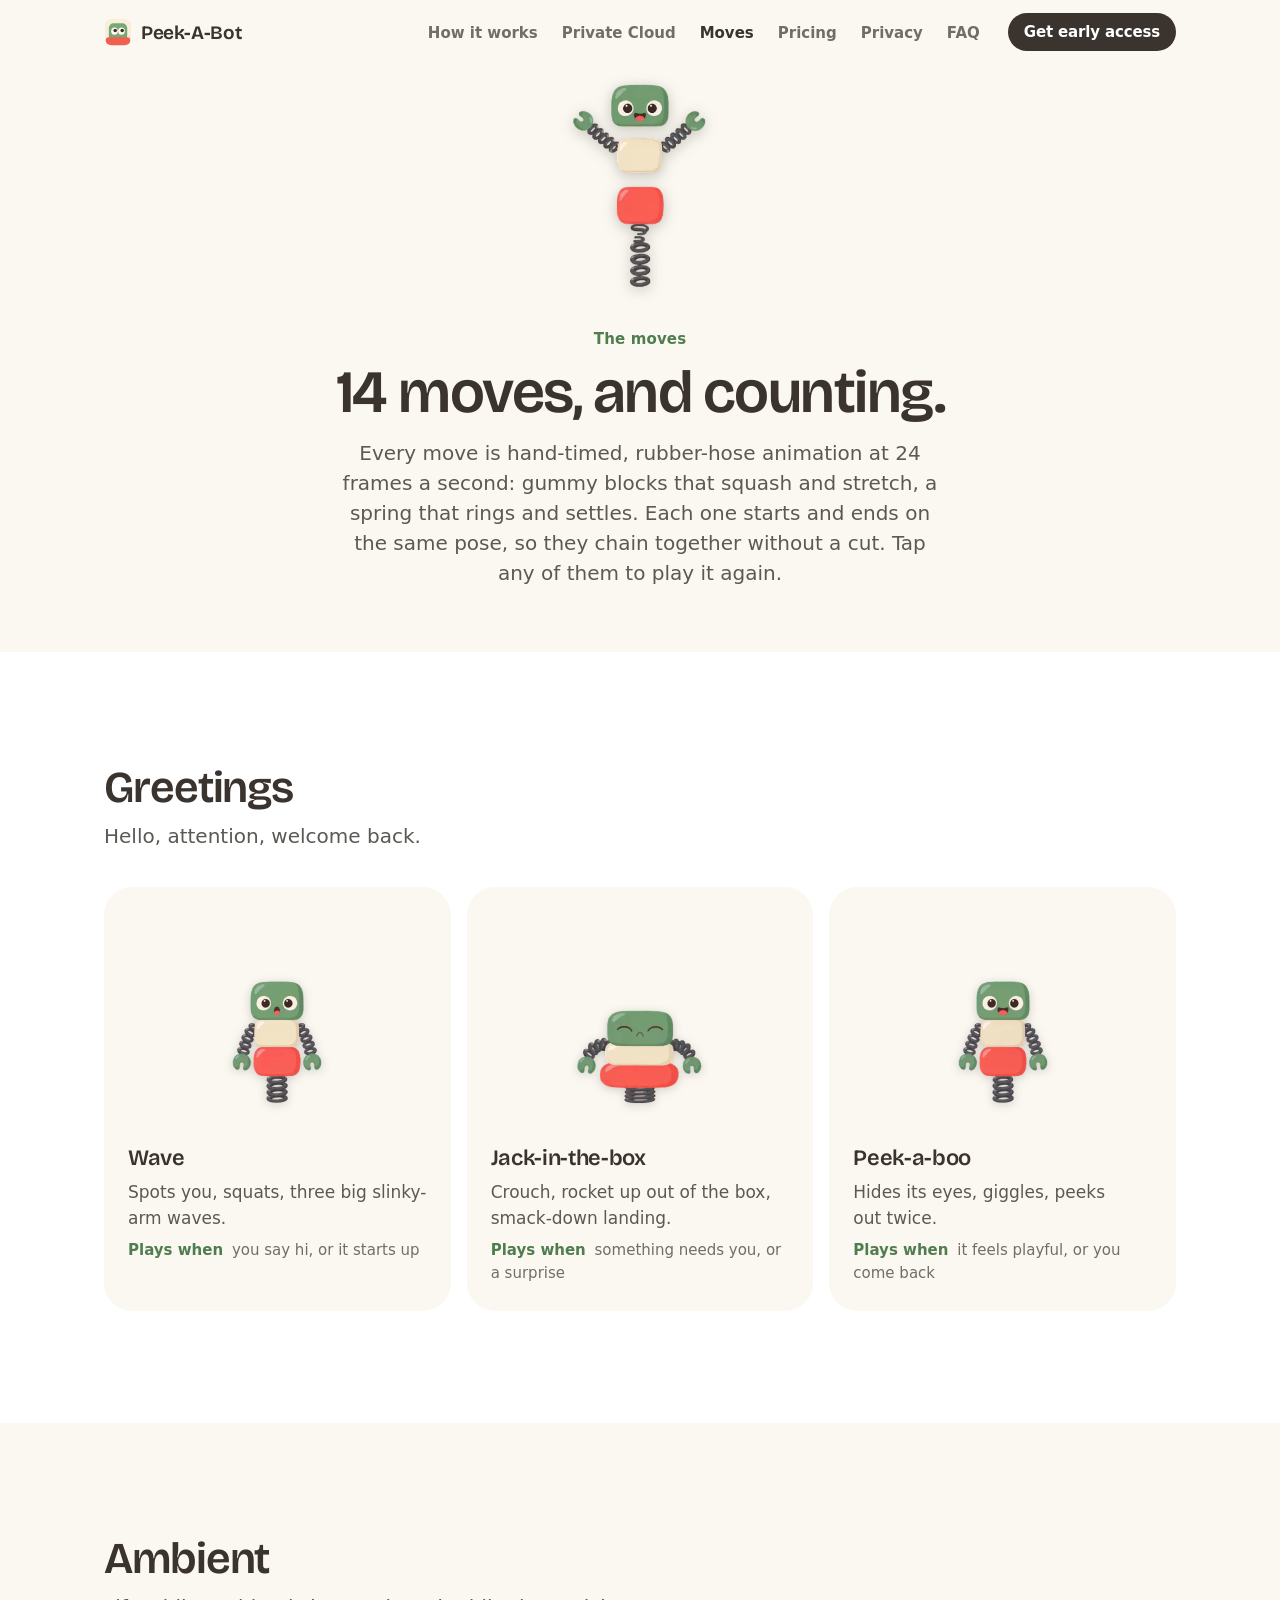
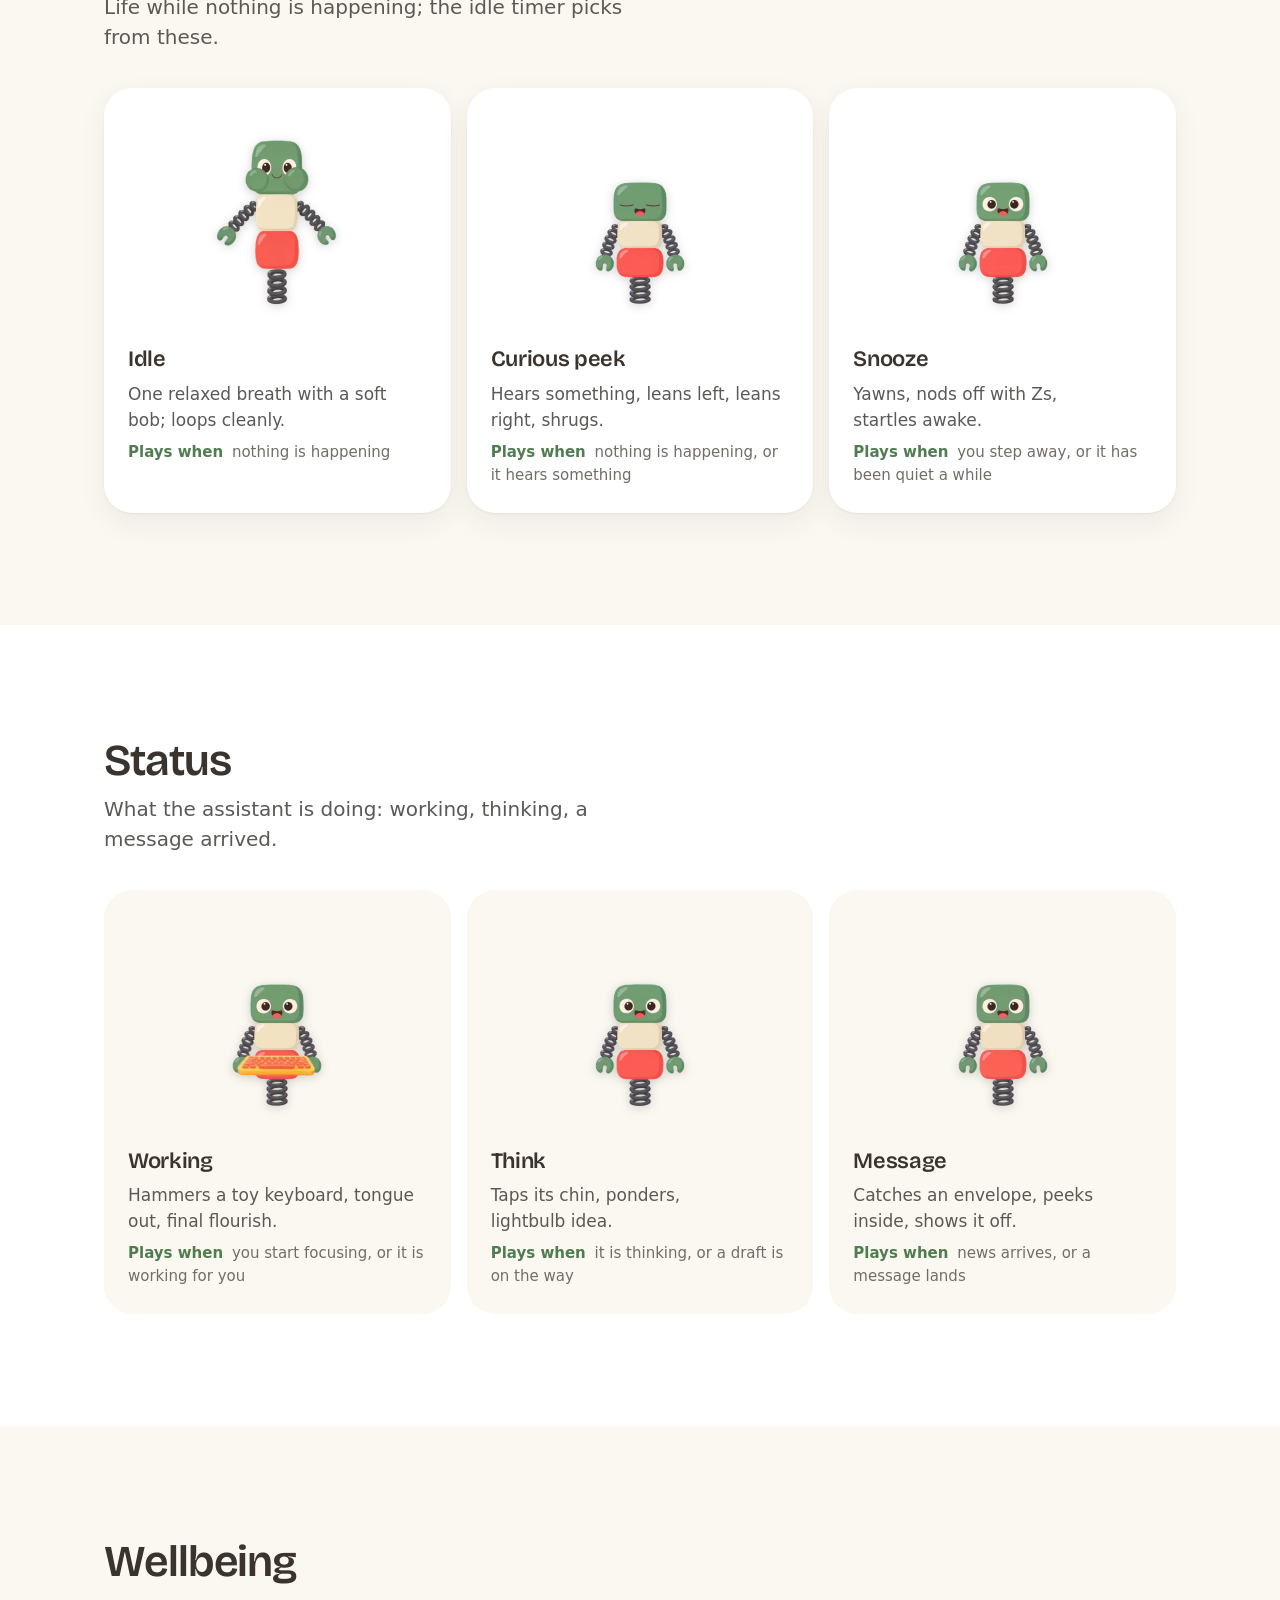
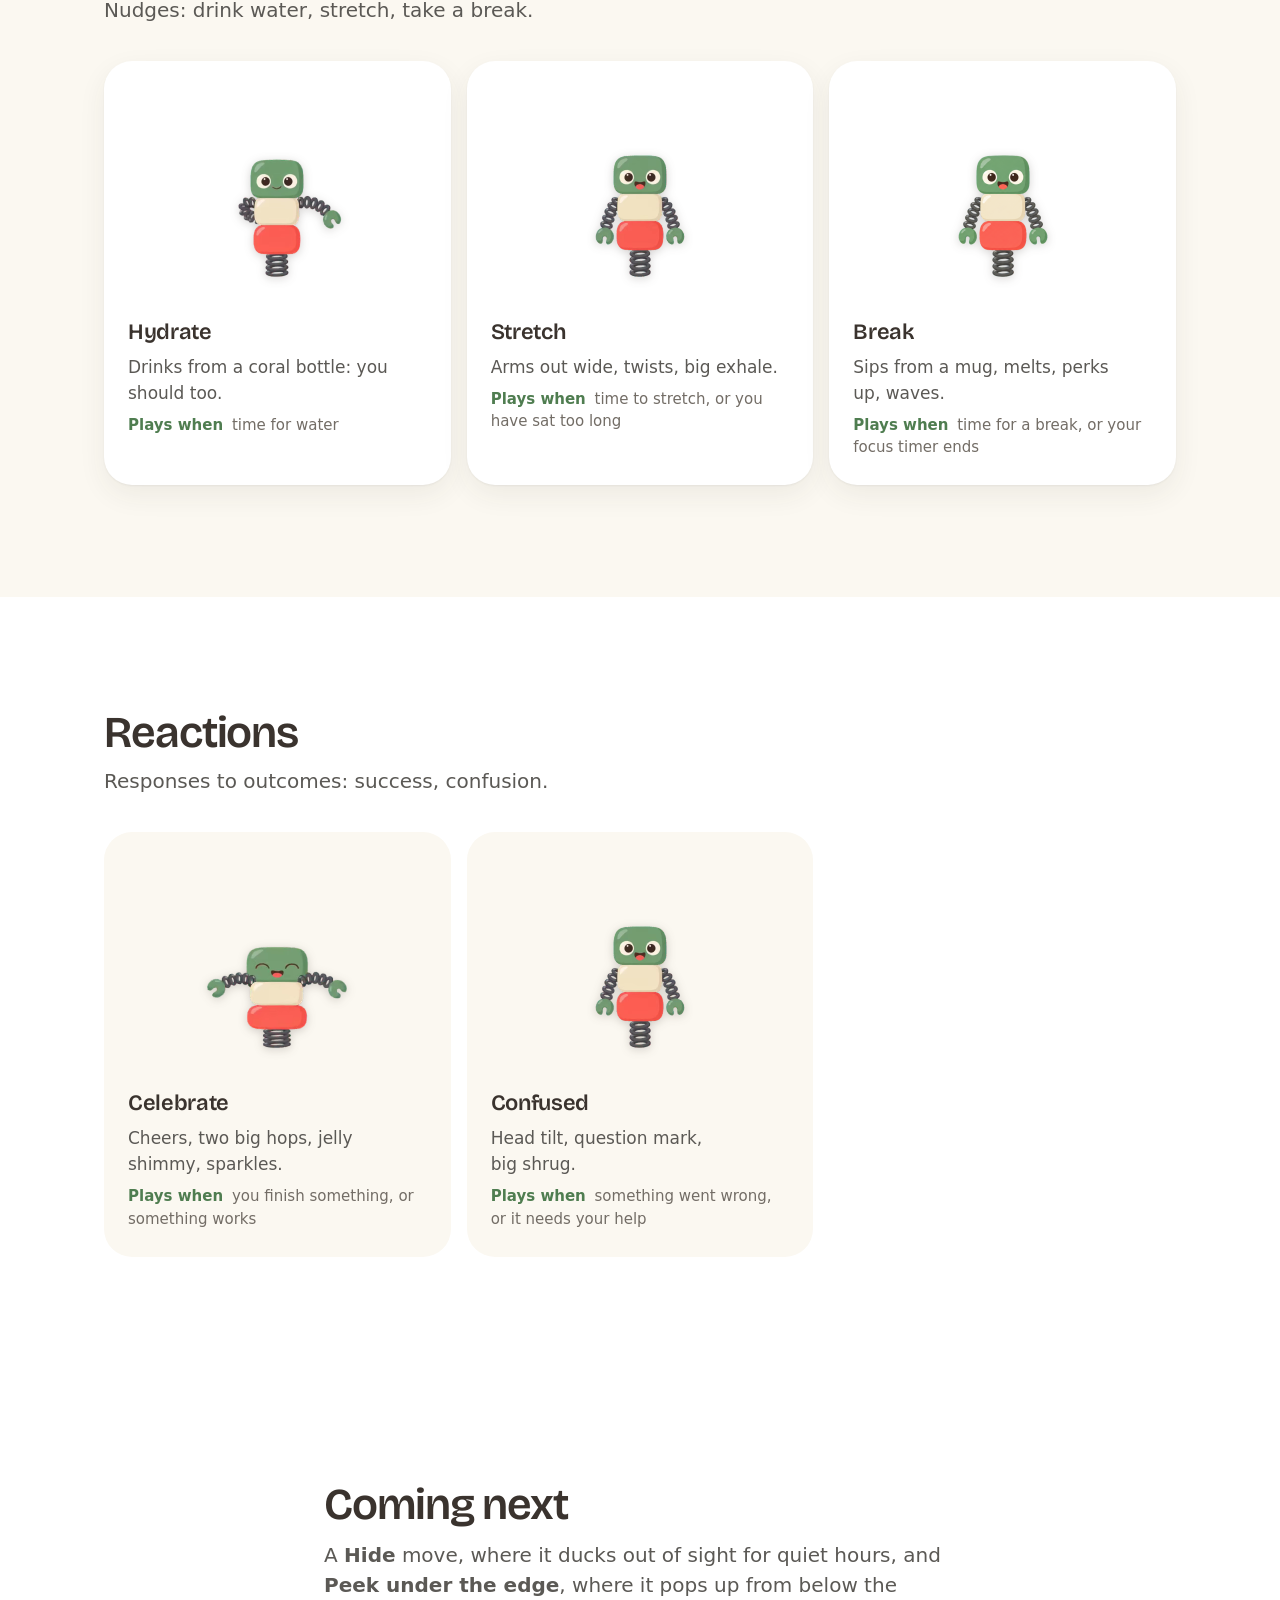
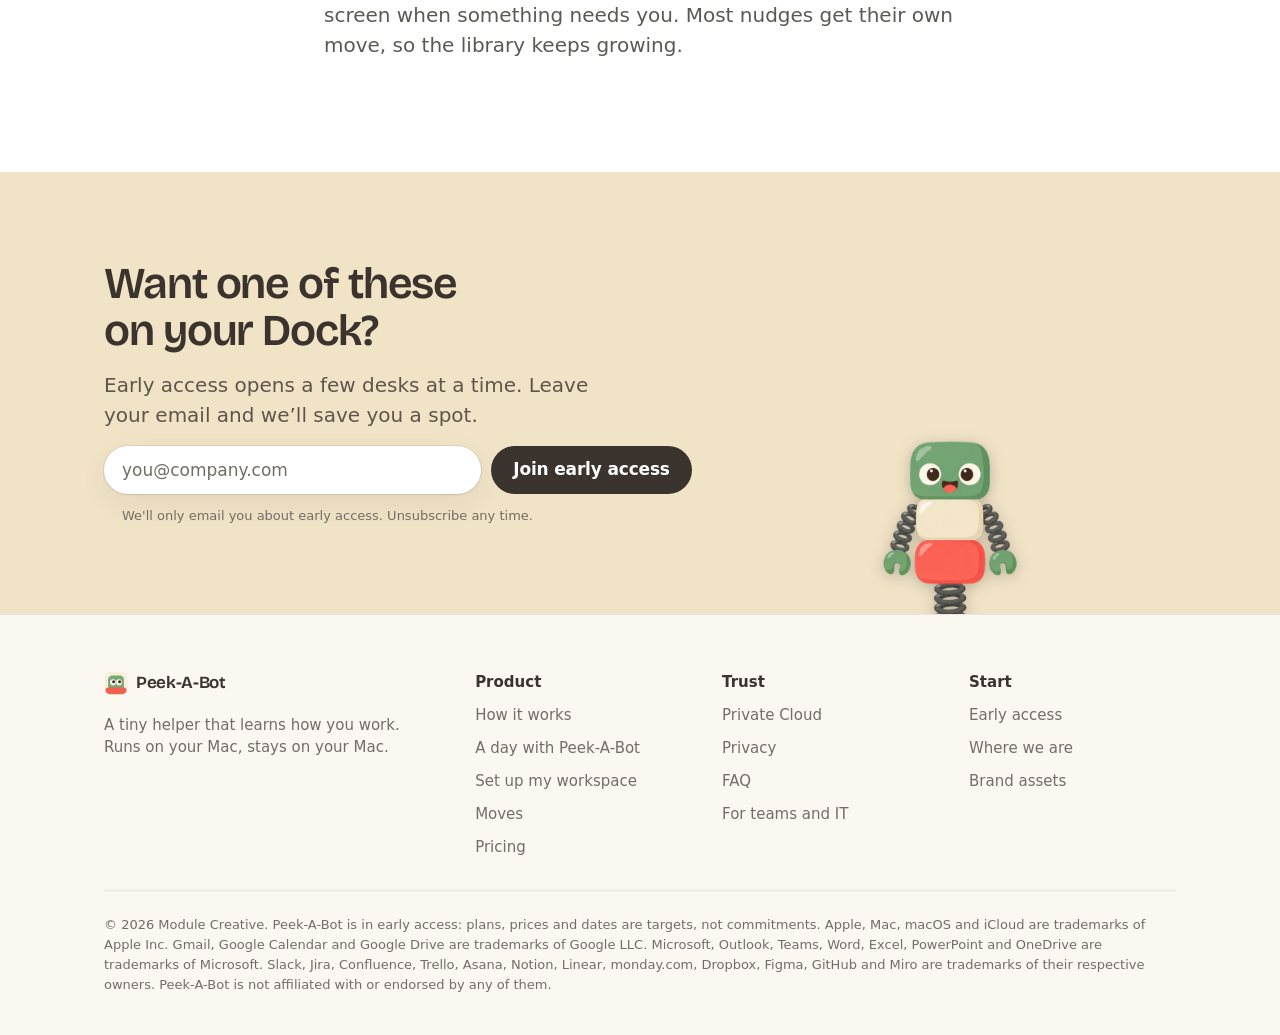
<file: moves/index.html>
<!DOCTYPE html><html lang="en"><head><meta charset="utf-8"><meta name="viewport" content="width=device-width, initial-scale=1"><title>Moves · Peek-A-Bot</title><meta name="description" content="Meet Peek-A-Bot's 14 hand-animated moves: waving, napping, stretching, celebrating and more."><meta name="theme-color" content="#FBF8F1"><meta name="color-scheme" content="light"><link rel="icon" href="/favicon.ico" sizes="48x48"><link rel="icon" href="/favicon.svg" type="image/svg+xml"><link rel="apple-touch-icon" href="/apple-touch-icon.png"><meta property="og:type" content="website"><meta property="og:title" content="Moves · Peek-A-Bot"><meta property="og:description" content="Meet Peek-A-Bot's 14 hand-animated moves: waving, napping, stretching, celebrating and more."><meta property="og:image" content="https://peek-a-bot.com/og-image.png"><meta property="og:image:width" content="1200"><meta property="og:image:height" content="630"><meta name="twitter:card" content="summary_large_image"><script>document.documentElement.classList.add('js');</script><link rel="stylesheet" href="/_astro/Base.CYrjRaip.css"><style>.clip[data-astro-cid-xy5hpezo]{aspect-ratio:1;cursor:pointer;filter:drop-shadow(0 2px 5px #3a332e38);-webkit-tap-highlight-color:transparent;background:0 0;border:0;width:100%;padding:0;display:block}.clip[data-astro-cid-xy5hpezo] video[data-astro-cid-xy5hpezo]{object-fit:contain;pointer-events:none;width:100%;height:100%}
.page-header[data-astro-cid-b2i3gsw2]{text-align:center;padding-bottom:64px}.inner[data-astro-cid-b2i3gsw2]{justify-items:center;gap:14px;display:grid}.bot-slot[data-astro-cid-b2i3gsw2]{--bot-size:clamp(200px, 22vw, 260px);margin-bottom:-6px}h1[data-astro-cid-b2i3gsw2]{max-width:820px;font-size:clamp(40px,5.4vw,60px);line-height:1.05}.lead[data-astro-cid-b2i3gsw2]{max-width:600px}
.cat-head[data-astro-cid-ojaeytgj]{gap:10px;max-width:620px;margin-bottom:36px;display:grid}.grid[data-astro-cid-ojaeytgj]{grid-template-columns:repeat(3,1fr);gap:16px;display:grid}.move[data-astro-cid-ojaeytgj]{border-radius:28px;align-content:start;gap:8px;padding:10px 24px 26px;display:grid}.clip[data-astro-cid-ojaeytgj]{width:min(240px,100%);margin:0 auto}.summary[data-astro-cid-ojaeytgj]{color:var(--body)}.when[data-astro-cid-ojaeytgj]{color:var(--muted);font-size:var(--fs-small)}.when[data-astro-cid-ojaeytgj] span[data-astro-cid-ojaeytgj]{color:var(--sage-ink);margin-right:4px;font-weight:650}.next[data-astro-cid-ojaeytgj]{gap:12px;max-width:680px;display:grid}@media (width<=960px){.grid[data-astro-cid-ojaeytgj]{grid-template-columns:1fr 1fr}}@media (width<=560px){.grid[data-astro-cid-ojaeytgj]{grid-template-columns:1fr}}
.cta-band[data-astro-cid-hwvj6ntz]{background:var(--cream);position:relative;overflow:hidden}.inner[data-astro-cid-hwvj6ntz]{grid-template-columns:1.3fr 1fr;align-items:end;gap:32px;padding-top:88px;display:grid}.copy[data-astro-cid-hwvj6ntz]{gap:16px;padding-bottom:88px;display:grid}.copy[data-astro-cid-hwvj6ntz] .lead[data-astro-cid-hwvj6ntz]{max-width:500px;color:var(--ink);opacity:.8}.peek[data-astro-cid-hwvj6ntz]{--bot-size:clamp(240px, 30vw, 360px);margin-bottom:calc(var(--bot-size) * -.17);justify-self:center}@media (width<=760px){.inner[data-astro-cid-hwvj6ntz]{grid-template-columns:1fr;padding-top:64px}.copy[data-astro-cid-hwvj6ntz]{padding-bottom:0}.peek[data-astro-cid-hwvj6ntz]{--bot-size:240px}}
.waitlist[data-astro-cid-lsxrvkd2]{gap:12px;width:100%;max-width:620px;display:grid}.row[data-astro-cid-lsxrvkd2]{flex-wrap:wrap;gap:10px;display:flex}.field[data-astro-cid-lsxrvkd2]{flex:200px}.field[data-astro-cid-lsxrvkd2].email{flex:2 240px}input[data-astro-cid-lsxrvkd2],select[data-astro-cid-lsxrvkd2]{width:100%;height:var(--pill-h);border-radius:var(--radius-pill);background:var(--white);box-shadow:0 0 0 1px var(--line), var(--shadow-card);color:var(--ink);font:500 var(--fs-body) / 1 var(--font-body);-webkit-appearance:none;appearance:none;border:0;padding:0 18px}select[data-astro-cid-lsxrvkd2]{color:var(--muted);background-image:url("data:image/svg+xml,%3Csvg xmlns='http://www.w3.org/2000/svg' width='12' height='8'%3E%3Cpath d='M1 1l5 5 5-5' fill='none' stroke='%23736D66' stroke-width='1.8' stroke-linecap='round'/%3E%3C/svg%3E");background-position:right 18px center;background-repeat:no-repeat;padding-right:40px}select[data-astro-cid-lsxrvkd2]:has(option:checked:not([value=""])){color:var(--ink)}input[data-astro-cid-lsxrvkd2]::placeholder{color:var(--muted)}input[data-astro-cid-lsxrvkd2]:focus-visible,select[data-astro-cid-lsxrvkd2]:focus-visible{outline:2px solid var(--sage-ink);outline-offset:2px}.pill[data-astro-cid-lsxrvkd2]{cursor:pointer;border:0;flex:none}.pill[data-astro-cid-lsxrvkd2][disabled]{opacity:.6;cursor:progress}.trap[data-astro-cid-lsxrvkd2]{opacity:0;width:1px;height:1px;position:absolute;left:-9999px}.status[data-astro-cid-lsxrvkd2]{color:var(--muted);font-size:var(--fs-caption);padding-left:18px}.status[data-astro-cid-lsxrvkd2].ok{color:var(--sage-ink);font-weight:600;font-size:var(--fs-small)}.status[data-astro-cid-lsxrvkd2].err{color:var(--coral-deep);font-weight:600}@media (width<=560px){.pill[data-astro-cid-lsxrvkd2]{flex:100%;justify-content:center}}
</style></head><body><a class="skip" href="#main">Skip to content</a><header class="nav" data-astro-cid-wpvy4v7s><div class="container nav-inner" data-astro-cid-wpvy4v7s><a class="brand" href="/" aria-label="Peek-A-Bot home" data-astro-cid-wpvy4v7s><img src="/brand/peekabot-icon-small.svg" width="28" height="28" alt="" aria-hidden="true" decoding="async"><span data-astro-cid-wpvy4v7s>Peek-A-Bot</span></a><nav class="links" aria-label="Main" data-astro-cid-wpvy4v7s><ul data-astro-cid-wpvy4v7s><li data-astro-cid-wpvy4v7s><a href="/#how" data-astro-cid-wpvy4v7s>How it works</a></li><li data-astro-cid-wpvy4v7s><a href="/private-cloud" data-astro-cid-wpvy4v7s>Private Cloud</a></li><li data-astro-cid-wpvy4v7s><a href="/moves" aria-current="page" data-astro-cid-wpvy4v7s>Moves</a></li><li data-astro-cid-wpvy4v7s><a href="/pricing" data-astro-cid-wpvy4v7s>Pricing</a></li><li data-astro-cid-wpvy4v7s><a href="/privacy" data-astro-cid-wpvy4v7s>Privacy</a></li><li data-astro-cid-wpvy4v7s><a href="/faq" data-astro-cid-wpvy4v7s>FAQ</a></li></ul></nav><a class="pill pill-primary pill-small cta" href="/early-access" data-astro-cid-wpvy4v7s>Get early access</a><details class="menu" data-astro-cid-wpvy4v7s><summary aria-label="Menu" data-astro-cid-wpvy4v7s><svg width="22" height="22" viewBox="0 0 22 22" aria-hidden="true" data-astro-cid-wpvy4v7s><path d="M3 7h16M3 15h16" stroke="currentColor" stroke-width="2" stroke-linecap="round" data-astro-cid-wpvy4v7s></path></svg></summary><div class="sheet" data-astro-cid-wpvy4v7s><a href="/#how" data-astro-cid-wpvy4v7s>How it works</a><a href="/private-cloud" data-astro-cid-wpvy4v7s>Private Cloud</a><a href="/moves" aria-current="page" data-astro-cid-wpvy4v7s>Moves</a><a href="/pricing" data-astro-cid-wpvy4v7s>Pricing</a><a href="/privacy" data-astro-cid-wpvy4v7s>Privacy</a><a href="/faq" data-astro-cid-wpvy4v7s>FAQ</a><a class="pill pill-primary" href="/early-access" data-astro-cid-wpvy4v7s>Get early access</a></div></details></div></header><main id="main"><header class="page-header" data-astro-cid-b2i3gsw2><div class="container inner" data-astro-cid-b2i3gsw2><div class="bot-slot" data-astro-cid-b2i3gsw2><button class="bot" type="button" data-bot data-intro="pop,wave" data-idle="idle" data-tap="peekaboo,celebrate,stretch" aria-label="Peek-A-Bot. Click to say hi." data-astro-cid-2otl76wt><img class="still" src="/moves/neutral.png" alt="" width="480" height="480" loading="eager" data-astro-cid-2otl76wt><video data-move="pop" muted playsinline preload="none" disablepictureinpicture disableremoteplayback aria-hidden="true" tabindex="-1" data-astro-cid-2otl76wt><source src="/moves/pop.mov" type="video/mp4; codecs=&quot;hvc1&quot;" data-astro-cid-2otl76wt><source src="/moves/pop.webm" type="video/webm" data-astro-cid-2otl76wt></video><video data-move="wave" muted playsinline preload="none" disablepictureinpicture disableremoteplayback aria-hidden="true" tabindex="-1" data-astro-cid-2otl76wt><source src="/moves/wave.mov" type="video/mp4; codecs=&quot;hvc1&quot;" data-astro-cid-2otl76wt><source src="/moves/wave.webm" type="video/webm" data-astro-cid-2otl76wt></video><video data-move="idle" muted playsinline preload="none" disablepictureinpicture disableremoteplayback aria-hidden="true" tabindex="-1" data-astro-cid-2otl76wt><source src="/moves/idle.mov" type="video/mp4; codecs=&quot;hvc1&quot;" data-astro-cid-2otl76wt><source src="/moves/idle.webm" type="video/webm" data-astro-cid-2otl76wt></video><video data-move="peekaboo" muted playsinline preload="none" disablepictureinpicture disableremoteplayback aria-hidden="true" tabindex="-1" data-astro-cid-2otl76wt><source src="/moves/peekaboo.mov" type="video/mp4; codecs=&quot;hvc1&quot;" data-astro-cid-2otl76wt><source src="/moves/peekaboo.webm" type="video/webm" data-astro-cid-2otl76wt></video><video data-move="celebrate" muted playsinline preload="none" disablepictureinpicture disableremoteplayback aria-hidden="true" tabindex="-1" data-astro-cid-2otl76wt><source src="/moves/celebrate.mov" type="video/mp4; codecs=&quot;hvc1&quot;" data-astro-cid-2otl76wt><source src="/moves/celebrate.webm" type="video/webm" data-astro-cid-2otl76wt></video><video data-move="stretch" muted playsinline preload="none" disablepictureinpicture disableremoteplayback aria-hidden="true" tabindex="-1" data-astro-cid-2otl76wt><source src="/moves/stretch.mov" type="video/mp4; codecs=&quot;hvc1&quot;" data-astro-cid-2otl76wt><source src="/moves/stretch.webm" type="video/webm" data-astro-cid-2otl76wt></video></button><script type="module">var e=matchMedia(`(prefers-reduced-motion: reduce)`),t=e=>new Promise(t=>setTimeout(t,e)),n=e=>(e||``).split(`,`).filter(Boolean);function r(r){let i=new Map([...r.querySelectorAll(`video[data-move]`)].map(e=>[e.dataset.move,e])),a=n(r.dataset.intro),o=n(r.dataset.tap),s=r.dataset.idle||``,c=null,l=!1,u=!1,d=!1,f=null,p=!1,m=[],h=e=>{e.preload!==`auto`&&(e.preload=`auto`,e.load())},g=e=>e.readyState>=4?Promise.resolve():new Promise(t=>e.addEventListener(`canplaythrough`,t,{once:!0}));function _(e,t=!1){let n=c;c=e,r.classList.toggle(`live`,!!e),e&&(e.classList.remove(`fade-out`),e.classList.add(`on`)),n&&n!==e&&(t?(n.classList.add(`fade-out`),setTimeout(()=>{c!==n&&(n.classList.remove(`on`,`fade-out`),n.pause())},220)):(n.classList.remove(`on`),n.pause()))}function v(e,t=!1){let n=i.get(e);if(!n)return Promise.resolve(!1);h(n);let r=p;return p=!1,new Promise(e=>{t||(f=()=>e(!0)),n.loop=t,n.muted=!0;try{n.currentTime=0}catch{}let i=()=>_(n,r);`requestVideoFrameCallback`in n?n.requestVideoFrameCallback(i):n.addEventListener(`playing`,i,{once:!0}),t||n.addEventListener(`ended`,()=>e(!0),{once:!0}),n.play().then(()=>{t&&e(!0)}).catch(()=>e(!1))})}function y(){s&&u&&!e.matches?v(s,!0):(!s||e.matches)&&_(null)}async function b(){if(!l){for(l=!0;m.length;)if(!await v(m.shift())){m.length=0;break}l=!1,y()}}function x(t,n=!1){!i.has(t)||e.matches&&!n||(m.length=0,m.push(t),l?(p=!0,f?.()):b())}async function S(){if(d||(d=!0,e.matches))return;for(let e of[...a,s])i.has(e)&&h(i.get(e));let n=i.get(a[0]||s);n&&await Promise.race([g(n),t(4e3)]),!l&&(a.length?(await t(350),m.push(...a),b()):y())}if(r.addEventListener(`click`,()=>{!l&&o.length&&x(o[Math.floor(Math.random()*o.length)],!0)}),r.addEventListener(`bot:react`,e=>x(e.detail)),new IntersectionObserver(([e])=>{u=e.isIntersecting,u&&!d?S():!l&&d&&(u?c?.loop?c.play().catch(()=>{}):y():c?.pause())},{rootMargin:`200px 0px`}).observe(r),`lazy`in r.dataset||S(),new URLSearchParams(location.search).has(`debug`)){let e=document.createElement(`pre`);e.style.cssText=`position:absolute;left:100%;top:30%;margin:0 0 0 8px;font:11px/1.4 ui-monospace,monospace;text-align:left;color:#3A332E;white-space:pre;z-index:5`,r.after(e),setInterval(()=>{e.textContent=[...i].map(([e,t])=>`${t.classList.contains(`on`)?`▶`:` `} ${e.padEnd(9)} ${t.currentTime.toFixed(2)}s ${t.paused?`paused`:`playing`}${t.ended?` ended`:``} rs=${t.readyState} ${(t.currentSrc||``).split(`.`).pop()}`).join(`
`)+`\nrunning=${l} onScreen=${u} live=${r.classList.contains(`live`)}`},200)}}document.querySelectorAll(`[data-bot]`).forEach(r);</script></div><p class="eyebrow" data-astro-cid-b2i3gsw2>The moves</p><h1 data-astro-cid-b2i3gsw2>14 moves, and counting.</h1><div class="lead" data-astro-cid-b2i3gsw2>
    Every move is hand-timed, rubber-hose animation at 24 frames a second: gummy blocks that squash and
    stretch, a spring that rings and settles. Each one starts and ends on the same pose, so they chain
    together without a cut. Tap any of them to play it again.
  </div></div></header><section class="section cat white" id="greeting" data-astro-cid-ojaeytgj><div class="container" data-astro-cid-ojaeytgj><div class="cat-head" data-reveal data-astro-cid-ojaeytgj><h2 class="h2" data-astro-cid-ojaeytgj>Greetings</h2><p class="lead" data-astro-cid-ojaeytgj>Hello, attention, welcome back.</p></div><div class="grid" data-astro-cid-ojaeytgj><article class="card move" data-reveal style="--delay:0ms" data-astro-cid-ojaeytgj><div class="clip" data-astro-cid-ojaeytgj><button type="button" class="clip" data-clip data-delay="0" aria-label="Play Wave" data-astro-cid-xy5hpezo><video muted playsinline preload="none" poster="/moves/neutral.png" disablepictureinpicture disableremoteplayback aria-hidden="true" tabindex="-1" data-astro-cid-xy5hpezo><source src="/moves/wave.mov" type="video/mp4; codecs=&quot;hvc1&quot;" data-astro-cid-xy5hpezo><source src="/moves/wave.webm" type="video/webm" data-astro-cid-xy5hpezo></video></button><script type="module">var e=matchMedia(`(prefers-reduced-motion: reduce)`),t=1400;for(let n of document.querySelectorAll(`[data-clip]`)){let r=n.querySelector(`video`),i=`loop`in n.dataset,a=!1,o=!1,s,c=()=>{if(r.preload!==`auto`&&(r.preload=`auto`,r.load()),r.paused||r.ended){try{r.currentTime=0}catch{}r.play().catch(()=>{})}};r.addEventListener(`ended`,()=>{try{r.currentTime=0}catch{}i&&o&&!e.matches&&(s=setTimeout(()=>o&&c(),t))}),n.addEventListener(`pointerenter`,c),n.addEventListener(`focus`,c),n.addEventListener(`click`,c),new IntersectionObserver(([t],l)=>{o=t.isIntersecting,o?e.matches||(a?i&&c():(a=!0,s=setTimeout(c,+n.dataset.delay||0)),i||l.disconnect()):(clearTimeout(s),i&&r.pause())},{threshold:.5}).observe(n)}</script></div><h3 class="h3" data-astro-cid-ojaeytgj>Wave</h3><p class="summary" data-astro-cid-ojaeytgj>Spots you, squats, three big slinky-arm waves.</p><p class="when" data-astro-cid-ojaeytgj><span data-astro-cid-ojaeytgj>Plays when</span> you say hi, or it starts up</p></article><article class="card move" data-reveal style="--delay:80ms" data-astro-cid-ojaeytgj><div class="clip" data-astro-cid-ojaeytgj><button type="button" class="clip" data-clip data-delay="500" aria-label="Play Jack-in-the-box" data-astro-cid-xy5hpezo><video muted playsinline preload="none" poster="/moves/neutral.png" disablepictureinpicture disableremoteplayback aria-hidden="true" tabindex="-1" data-astro-cid-xy5hpezo><source src="/moves/pop.mov" type="video/mp4; codecs=&quot;hvc1&quot;" data-astro-cid-xy5hpezo><source src="/moves/pop.webm" type="video/webm" data-astro-cid-xy5hpezo></video></button></div><h3 class="h3" data-astro-cid-ojaeytgj>Jack-in-the-box</h3><p class="summary" data-astro-cid-ojaeytgj>Crouch, rocket up out of the box, smack-down landing.</p><p class="when" data-astro-cid-ojaeytgj><span data-astro-cid-ojaeytgj>Plays when</span> something needs you, or a surprise</p></article><article class="card move" data-reveal style="--delay:160ms" data-astro-cid-ojaeytgj><div class="clip" data-astro-cid-ojaeytgj><button type="button" class="clip" data-clip data-delay="1000" aria-label="Play Peek-a-boo" data-astro-cid-xy5hpezo><video muted playsinline preload="none" poster="/moves/neutral.png" disablepictureinpicture disableremoteplayback aria-hidden="true" tabindex="-1" data-astro-cid-xy5hpezo><source src="/moves/peekaboo.mov" type="video/mp4; codecs=&quot;hvc1&quot;" data-astro-cid-xy5hpezo><source src="/moves/peekaboo.webm" type="video/webm" data-astro-cid-xy5hpezo></video></button></div><h3 class="h3" data-astro-cid-ojaeytgj>Peek-a-boo</h3><p class="summary" data-astro-cid-ojaeytgj>Hides its eyes, giggles, peeks out twice.</p><p class="when" data-astro-cid-ojaeytgj><span data-astro-cid-ojaeytgj>Plays when</span> it feels playful, or you come back</p></article></div></div></section><section class="section cat" id="ambient" data-astro-cid-ojaeytgj><div class="container" data-astro-cid-ojaeytgj><div class="cat-head" data-reveal data-astro-cid-ojaeytgj><h2 class="h2" data-astro-cid-ojaeytgj>Ambient</h2><p class="lead" data-astro-cid-ojaeytgj>Life while nothing is happening; the idle timer picks from these.</p></div><div class="grid" data-astro-cid-ojaeytgj><article class="card move" data-reveal style="--delay:0ms" data-astro-cid-ojaeytgj><div class="clip" data-astro-cid-ojaeytgj><button type="button" class="clip" data-clip data-delay="0" aria-label="Play Idle" data-astro-cid-xy5hpezo><video muted playsinline preload="none" poster="/moves/neutral.png" disablepictureinpicture disableremoteplayback aria-hidden="true" tabindex="-1" data-astro-cid-xy5hpezo><source src="/moves/idle.mov" type="video/mp4; codecs=&quot;hvc1&quot;" data-astro-cid-xy5hpezo><source src="/moves/idle.webm" type="video/webm" data-astro-cid-xy5hpezo></video></button></div><h3 class="h3" data-astro-cid-ojaeytgj>Idle</h3><p class="summary" data-astro-cid-ojaeytgj>One relaxed breath with a soft bob; loops cleanly.</p><p class="when" data-astro-cid-ojaeytgj><span data-astro-cid-ojaeytgj>Plays when</span> nothing is happening</p></article><article class="card move" data-reveal style="--delay:80ms" data-astro-cid-ojaeytgj><div class="clip" data-astro-cid-ojaeytgj><button type="button" class="clip" data-clip data-delay="500" aria-label="Play Curious peek" data-astro-cid-xy5hpezo><video muted playsinline preload="none" poster="/moves/neutral.png" disablepictureinpicture disableremoteplayback aria-hidden="true" tabindex="-1" data-astro-cid-xy5hpezo><source src="/moves/peek.mov" type="video/mp4; codecs=&quot;hvc1&quot;" data-astro-cid-xy5hpezo><source src="/moves/peek.webm" type="video/webm" data-astro-cid-xy5hpezo></video></button></div><h3 class="h3" data-astro-cid-ojaeytgj>Curious peek</h3><p class="summary" data-astro-cid-ojaeytgj>Hears something, leans left, leans right, shrugs.</p><p class="when" data-astro-cid-ojaeytgj><span data-astro-cid-ojaeytgj>Plays when</span> nothing is happening, or it hears something</p></article><article class="card move" data-reveal style="--delay:160ms" data-astro-cid-ojaeytgj><div class="clip" data-astro-cid-ojaeytgj><button type="button" class="clip" data-clip data-delay="1000" aria-label="Play Snooze" data-astro-cid-xy5hpezo><video muted playsinline preload="none" poster="/moves/neutral.png" disablepictureinpicture disableremoteplayback aria-hidden="true" tabindex="-1" data-astro-cid-xy5hpezo><source src="/moves/snooze.mov" type="video/mp4; codecs=&quot;hvc1&quot;" data-astro-cid-xy5hpezo><source src="/moves/snooze.webm" type="video/webm" data-astro-cid-xy5hpezo></video></button></div><h3 class="h3" data-astro-cid-ojaeytgj>Snooze</h3><p class="summary" data-astro-cid-ojaeytgj>Yawns, nods off with Zs, startles awake.</p><p class="when" data-astro-cid-ojaeytgj><span data-astro-cid-ojaeytgj>Plays when</span> you step away, or it has been quiet a while</p></article></div></div></section><section class="section cat white" id="status" data-astro-cid-ojaeytgj><div class="container" data-astro-cid-ojaeytgj><div class="cat-head" data-reveal data-astro-cid-ojaeytgj><h2 class="h2" data-astro-cid-ojaeytgj>Status</h2><p class="lead" data-astro-cid-ojaeytgj>What the assistant is doing: working, thinking, a message arrived.</p></div><div class="grid" data-astro-cid-ojaeytgj><article class="card move" data-reveal style="--delay:0ms" data-astro-cid-ojaeytgj><div class="clip" data-astro-cid-ojaeytgj><button type="button" class="clip" data-clip data-delay="0" aria-label="Play Working" data-astro-cid-xy5hpezo><video muted playsinline preload="none" poster="/moves/neutral.png" disablepictureinpicture disableremoteplayback aria-hidden="true" tabindex="-1" data-astro-cid-xy5hpezo><source src="/moves/working.mov" type="video/mp4; codecs=&quot;hvc1&quot;" data-astro-cid-xy5hpezo><source src="/moves/working.webm" type="video/webm" data-astro-cid-xy5hpezo></video></button></div><h3 class="h3" data-astro-cid-ojaeytgj>Working</h3><p class="summary" data-astro-cid-ojaeytgj>Hammers a toy keyboard, tongue out, final flourish.</p><p class="when" data-astro-cid-ojaeytgj><span data-astro-cid-ojaeytgj>Plays when</span> you start focusing, or it is working for you</p></article><article class="card move" data-reveal style="--delay:80ms" data-astro-cid-ojaeytgj><div class="clip" data-astro-cid-ojaeytgj><button type="button" class="clip" data-clip data-delay="500" aria-label="Play Think" data-astro-cid-xy5hpezo><video muted playsinline preload="none" poster="/moves/neutral.png" disablepictureinpicture disableremoteplayback aria-hidden="true" tabindex="-1" data-astro-cid-xy5hpezo><source src="/moves/think.mov" type="video/mp4; codecs=&quot;hvc1&quot;" data-astro-cid-xy5hpezo><source src="/moves/think.webm" type="video/webm" data-astro-cid-xy5hpezo></video></button></div><h3 class="h3" data-astro-cid-ojaeytgj>Think</h3><p class="summary" data-astro-cid-ojaeytgj>Taps its chin, ponders, lightbulb idea.</p><p class="when" data-astro-cid-ojaeytgj><span data-astro-cid-ojaeytgj>Plays when</span> it is thinking, or a draft is on the way</p></article><article class="card move" data-reveal style="--delay:160ms" data-astro-cid-ojaeytgj><div class="clip" data-astro-cid-ojaeytgj><button type="button" class="clip" data-clip data-delay="1000" aria-label="Play Message" data-astro-cid-xy5hpezo><video muted playsinline preload="none" poster="/moves/neutral.png" disablepictureinpicture disableremoteplayback aria-hidden="true" tabindex="-1" data-astro-cid-xy5hpezo><source src="/moves/message.mov" type="video/mp4; codecs=&quot;hvc1&quot;" data-astro-cid-xy5hpezo><source src="/moves/message.webm" type="video/webm" data-astro-cid-xy5hpezo></video></button></div><h3 class="h3" data-astro-cid-ojaeytgj>Message</h3><p class="summary" data-astro-cid-ojaeytgj>Catches an envelope, peeks inside, shows it off.</p><p class="when" data-astro-cid-ojaeytgj><span data-astro-cid-ojaeytgj>Plays when</span> news arrives, or a message lands</p></article></div></div></section><section class="section cat" id="wellbeing" data-astro-cid-ojaeytgj><div class="container" data-astro-cid-ojaeytgj><div class="cat-head" data-reveal data-astro-cid-ojaeytgj><h2 class="h2" data-astro-cid-ojaeytgj>Wellbeing</h2><p class="lead" data-astro-cid-ojaeytgj>Nudges: drink water, stretch, take a break.</p></div><div class="grid" data-astro-cid-ojaeytgj><article class="card move" data-reveal style="--delay:0ms" data-astro-cid-ojaeytgj><div class="clip" data-astro-cid-ojaeytgj><button type="button" class="clip" data-clip data-delay="0" aria-label="Play Hydrate" data-astro-cid-xy5hpezo><video muted playsinline preload="none" poster="/moves/neutral.png" disablepictureinpicture disableremoteplayback aria-hidden="true" tabindex="-1" data-astro-cid-xy5hpezo><source src="/moves/hydrate.mov" type="video/mp4; codecs=&quot;hvc1&quot;" data-astro-cid-xy5hpezo><source src="/moves/hydrate.webm" type="video/webm" data-astro-cid-xy5hpezo></video></button></div><h3 class="h3" data-astro-cid-ojaeytgj>Hydrate</h3><p class="summary" data-astro-cid-ojaeytgj>Drinks from a coral bottle: you should too.</p><p class="when" data-astro-cid-ojaeytgj><span data-astro-cid-ojaeytgj>Plays when</span> time for water</p></article><article class="card move" data-reveal style="--delay:80ms" data-astro-cid-ojaeytgj><div class="clip" data-astro-cid-ojaeytgj><button type="button" class="clip" data-clip data-delay="500" aria-label="Play Stretch" data-astro-cid-xy5hpezo><video muted playsinline preload="none" poster="/moves/neutral.png" disablepictureinpicture disableremoteplayback aria-hidden="true" tabindex="-1" data-astro-cid-xy5hpezo><source src="/moves/stretch.mov" type="video/mp4; codecs=&quot;hvc1&quot;" data-astro-cid-xy5hpezo><source src="/moves/stretch.webm" type="video/webm" data-astro-cid-xy5hpezo></video></button></div><h3 class="h3" data-astro-cid-ojaeytgj>Stretch</h3><p class="summary" data-astro-cid-ojaeytgj>Arms out wide, twists, big exhale.</p><p class="when" data-astro-cid-ojaeytgj><span data-astro-cid-ojaeytgj>Plays when</span> time to stretch, or you have sat too long</p></article><article class="card move" data-reveal style="--delay:160ms" data-astro-cid-ojaeytgj><div class="clip" data-astro-cid-ojaeytgj><button type="button" class="clip" data-clip data-delay="1000" aria-label="Play Break" data-astro-cid-xy5hpezo><video muted playsinline preload="none" poster="/moves/neutral.png" disablepictureinpicture disableremoteplayback aria-hidden="true" tabindex="-1" data-astro-cid-xy5hpezo><source src="/moves/break.mov" type="video/mp4; codecs=&quot;hvc1&quot;" data-astro-cid-xy5hpezo><source src="/moves/break.webm" type="video/webm" data-astro-cid-xy5hpezo></video></button></div><h3 class="h3" data-astro-cid-ojaeytgj>Break</h3><p class="summary" data-astro-cid-ojaeytgj>Sips from a mug, melts, perks up, waves.</p><p class="when" data-astro-cid-ojaeytgj><span data-astro-cid-ojaeytgj>Plays when</span> time for a break, or your focus timer ends</p></article></div></div></section><section class="section cat white" id="reaction" data-astro-cid-ojaeytgj><div class="container" data-astro-cid-ojaeytgj><div class="cat-head" data-reveal data-astro-cid-ojaeytgj><h2 class="h2" data-astro-cid-ojaeytgj>Reactions</h2><p class="lead" data-astro-cid-ojaeytgj>Responses to outcomes: success, confusion.</p></div><div class="grid" data-astro-cid-ojaeytgj><article class="card move" data-reveal style="--delay:0ms" data-astro-cid-ojaeytgj><div class="clip" data-astro-cid-ojaeytgj><button type="button" class="clip" data-clip data-delay="0" aria-label="Play Celebrate" data-astro-cid-xy5hpezo><video muted playsinline preload="none" poster="/moves/neutral.png" disablepictureinpicture disableremoteplayback aria-hidden="true" tabindex="-1" data-astro-cid-xy5hpezo><source src="/moves/celebrate.mov" type="video/mp4; codecs=&quot;hvc1&quot;" data-astro-cid-xy5hpezo><source src="/moves/celebrate.webm" type="video/webm" data-astro-cid-xy5hpezo></video></button></div><h3 class="h3" data-astro-cid-ojaeytgj>Celebrate</h3><p class="summary" data-astro-cid-ojaeytgj>Cheers, two big hops, jelly shimmy, sparkles.</p><p class="when" data-astro-cid-ojaeytgj><span data-astro-cid-ojaeytgj>Plays when</span> you finish something, or something works</p></article><article class="card move" data-reveal style="--delay:80ms" data-astro-cid-ojaeytgj><div class="clip" data-astro-cid-ojaeytgj><button type="button" class="clip" data-clip data-delay="500" aria-label="Play Confused" data-astro-cid-xy5hpezo><video muted playsinline preload="none" poster="/moves/neutral.png" disablepictureinpicture disableremoteplayback aria-hidden="true" tabindex="-1" data-astro-cid-xy5hpezo><source src="/moves/confused.mov" type="video/mp4; codecs=&quot;hvc1&quot;" data-astro-cid-xy5hpezo><source src="/moves/confused.webm" type="video/webm" data-astro-cid-xy5hpezo></video></button></div><h3 class="h3" data-astro-cid-ojaeytgj>Confused</h3><p class="summary" data-astro-cid-ojaeytgj>Head tilt, question mark, big shrug.</p><p class="when" data-astro-cid-ojaeytgj><span data-astro-cid-ojaeytgj>Plays when</span> something went wrong, or it needs your help</p></article></div></div></section><section class="section white" data-astro-cid-ojaeytgj><div class="container next" data-reveal data-astro-cid-ojaeytgj><h2 class="h2" data-astro-cid-ojaeytgj>Coming next</h2><p class="lead" data-astro-cid-ojaeytgj>A <b data-astro-cid-ojaeytgj>Hide</b> move, where it ducks out of sight for quiet hours, and <b data-astro-cid-ojaeytgj>Peek under the edge</b>, where it pops up from below the screen when something needs you. Most nudges get their own move, so the library keeps growing.</p></div></section><section class="cta-band" data-no-corner data-astro-cid-hwvj6ntz><div class="container inner" data-astro-cid-hwvj6ntz><div class="copy" data-reveal data-astro-cid-hwvj6ntz><h2 class="h2" data-astro-cid-hwvj6ntz>Want one of these on your Dock?</h2><p class="lead" data-astro-cid-hwvj6ntz>Early access opens a few desks at a time. Leave your email and we’ll save you a spot.</p><form class="waitlist compact" id="waitlist-band" action="/early-access" method="post" data-waitlist data-endpoint data-astro-cid-lsxrvkd2><div class="row" data-astro-cid-lsxrvkd2><label class="field email" data-astro-cid-lsxrvkd2><span class="visually-hidden" data-astro-cid-lsxrvkd2>Email</span><input type="email" name="email" required autocomplete="email" placeholder="you@company.com" data-astro-cid-lsxrvkd2></label><button class="pill pill-primary" type="submit" data-astro-cid-lsxrvkd2>Join early access</button></div><input class="trap" type="text" name="_gotcha" tabindex="-1" autocomplete="off" aria-hidden="true" data-astro-cid-lsxrvkd2><input type="hidden" name="source" value="peekabot-site" data-astro-cid-lsxrvkd2><p class="status" role="status" aria-live="polite" data-astro-cid-lsxrvkd2>We'll only email you about early access. Unsubscribe any time.</p></form><script type="module">for(let e of document.querySelectorAll(`form[data-waitlist]`)){let t=e.querySelector(`.status`),n=e.querySelector(`button[type=submit]`),r=(e,n=``)=>{t.textContent=e,t.className=`status ${n}`};e.addEventListener(`submit`,async t=>{t.preventDefault();let i=e.dataset.endpoint;if(!i)r(`Sign-ups open very soon. Please check back in a few days.`,`err`),console.warn(`[waitlist] PUBLIC_WAITLIST_ENDPOINT is not set; see Website/README.md`);else{n.disabled=!0,r(`Saving your spot…`);try{let t=await fetch(i,{method:`POST`,body:new FormData(e),headers:{Accept:`application/json`}});if(!t.ok)throw Error(String(t.status));e.reset(),r(`You’re on the list. We’ll be in touch when your Mac’s spot opens up.`,`ok`),e.dispatchEvent(new CustomEvent(`waitlist:joined`,{bubbles:!0}))}catch{r(`That didn’t go through. Check the address and try again?`,`err`)}finally{n.disabled=!1}}})}</script></div><div class="peek" data-astro-cid-hwvj6ntz><button class="bot" type="button" data-bot data-intro="pop" data-idle="idle" data-tap="peekaboo,wave,celebrate" data-lazy aria-label="Peek-A-Bot. Click to play." data-astro-cid-2otl76wt><img class="still" src="/moves/neutral.png" alt="" width="480" height="480" loading="lazy" data-astro-cid-2otl76wt><video data-move="pop" muted playsinline preload="none" disablepictureinpicture disableremoteplayback aria-hidden="true" tabindex="-1" data-astro-cid-2otl76wt><source src="/moves/pop.mov" type="video/mp4; codecs=&quot;hvc1&quot;" data-astro-cid-2otl76wt><source src="/moves/pop.webm" type="video/webm" data-astro-cid-2otl76wt></video><video data-move="idle" muted playsinline preload="none" disablepictureinpicture disableremoteplayback aria-hidden="true" tabindex="-1" data-astro-cid-2otl76wt><source src="/moves/idle.mov" type="video/mp4; codecs=&quot;hvc1&quot;" data-astro-cid-2otl76wt><source src="/moves/idle.webm" type="video/webm" data-astro-cid-2otl76wt></video><video data-move="peekaboo" muted playsinline preload="none" disablepictureinpicture disableremoteplayback aria-hidden="true" tabindex="-1" data-astro-cid-2otl76wt><source src="/moves/peekaboo.mov" type="video/mp4; codecs=&quot;hvc1&quot;" data-astro-cid-2otl76wt><source src="/moves/peekaboo.webm" type="video/webm" data-astro-cid-2otl76wt></video><video data-move="wave" muted playsinline preload="none" disablepictureinpicture disableremoteplayback aria-hidden="true" tabindex="-1" data-astro-cid-2otl76wt><source src="/moves/wave.mov" type="video/mp4; codecs=&quot;hvc1&quot;" data-astro-cid-2otl76wt><source src="/moves/wave.webm" type="video/webm" data-astro-cid-2otl76wt></video><video data-move="celebrate" muted playsinline preload="none" disablepictureinpicture disableremoteplayback aria-hidden="true" tabindex="-1" data-astro-cid-2otl76wt><source src="/moves/celebrate.mov" type="video/mp4; codecs=&quot;hvc1&quot;" data-astro-cid-2otl76wt><source src="/moves/celebrate.webm" type="video/webm" data-astro-cid-2otl76wt></video></button></div></div></section></main><footer class="footer" data-astro-cid-jo6i4kqk><div class="container footer-inner" data-astro-cid-jo6i4kqk><div class="brand-block" data-astro-cid-jo6i4kqk><a class="brand" href="/" aria-label="Peek-A-Bot home" data-astro-cid-jo6i4kqk><img src="/brand/peekabot-icon-small.svg" width="24" height="24" alt="" aria-hidden="true" decoding="async"><span data-astro-cid-jo6i4kqk>Peek-A-Bot</span></a><p data-astro-cid-jo6i4kqk>A tiny helper that learns how you work.<br data-astro-cid-jo6i4kqk>Runs on your Mac, stays on your Mac.</p></div><nav aria-label="Product" data-astro-cid-jo6i4kqk><p class="col-title" data-astro-cid-jo6i4kqk>Product</p><a href="/#how" data-astro-cid-jo6i4kqk>How it works</a><a href="/#day" data-astro-cid-jo6i4kqk>A day with Peek-A-Bot</a><a href="/#setup" data-astro-cid-jo6i4kqk>Set up my workspace</a><a href="/moves" data-astro-cid-jo6i4kqk>Moves</a><a href="/pricing" data-astro-cid-jo6i4kqk>Pricing</a></nav><nav aria-label="Trust" data-astro-cid-jo6i4kqk><p class="col-title" data-astro-cid-jo6i4kqk>Trust</p><a href="/private-cloud" data-astro-cid-jo6i4kqk>Private Cloud</a><a href="/privacy" data-astro-cid-jo6i4kqk>Privacy</a><a href="/faq" data-astro-cid-jo6i4kqk>FAQ</a><a href="/pricing#teams" data-astro-cid-jo6i4kqk>For teams and IT</a></nav><nav aria-label="Start" data-astro-cid-jo6i4kqk><p class="col-title" data-astro-cid-jo6i4kqk>Start</p><a href="/early-access" data-astro-cid-jo6i4kqk>Early access</a><a href="/early-access#roadmap" data-astro-cid-jo6i4kqk>Where we are</a><a href="/brand" data-astro-cid-jo6i4kqk>Brand assets</a></nav><p class="fine" data-astro-cid-jo6i4kqk>© 2026 Module Creative. Peek-A-Bot is in early access: plans, prices and dates are targets, not commitments. Apple, Mac, macOS and iCloud are trademarks of Apple Inc. Gmail, Google Calendar and Google Drive are trademarks of Google LLC. Microsoft, Outlook, Teams, Word, Excel, PowerPoint and OneDrive are trademarks of Microsoft. Slack, Jira, Confluence, Trello, Asana, Notion, Linear, monday.com, Dropbox, Figma, GitHub and Miro are trademarks of their respective owners. Peek-A-Bot is not affiliated with or endorsed by any of them.</p></div></footer><aside class="corner away" data-corner hidden aria-label="Peek-A-Bot" data-astro-cid-txmckc3b><button class="bot" type="button" data-bot data-intro="peek" data-idle="idle" data-tap="wave,peek,peekaboo,pop,celebrate,stretch" data-lazy aria-label="Peek-A-Bot. Click for a surprise." data-astro-cid-2otl76wt><img class="still" src="/moves/neutral.png" alt="" width="480" height="480" loading="lazy" data-astro-cid-2otl76wt><video data-move="peek" muted playsinline preload="none" disablepictureinpicture disableremoteplayback aria-hidden="true" tabindex="-1" data-astro-cid-2otl76wt><source src="/moves/peek.mov" type="video/mp4; codecs=&quot;hvc1&quot;" data-astro-cid-2otl76wt><source src="/moves/peek.webm" type="video/webm" data-astro-cid-2otl76wt></video><video data-move="idle" muted playsinline preload="none" disablepictureinpicture disableremoteplayback aria-hidden="true" tabindex="-1" data-astro-cid-2otl76wt><source src="/moves/idle.mov" type="video/mp4; codecs=&quot;hvc1&quot;" data-astro-cid-2otl76wt><source src="/moves/idle.webm" type="video/webm" data-astro-cid-2otl76wt></video><video data-move="wave" muted playsinline preload="none" disablepictureinpicture disableremoteplayback aria-hidden="true" tabindex="-1" data-astro-cid-2otl76wt><source src="/moves/wave.mov" type="video/mp4; codecs=&quot;hvc1&quot;" data-astro-cid-2otl76wt><source src="/moves/wave.webm" type="video/webm" data-astro-cid-2otl76wt></video><video data-move="peekaboo" muted playsinline preload="none" disablepictureinpicture disableremoteplayback aria-hidden="true" tabindex="-1" data-astro-cid-2otl76wt><source src="/moves/peekaboo.mov" type="video/mp4; codecs=&quot;hvc1&quot;" data-astro-cid-2otl76wt><source src="/moves/peekaboo.webm" type="video/webm" data-astro-cid-2otl76wt></video><video data-move="pop" muted playsinline preload="none" disablepictureinpicture disableremoteplayback aria-hidden="true" tabindex="-1" data-astro-cid-2otl76wt><source src="/moves/pop.mov" type="video/mp4; codecs=&quot;hvc1&quot;" data-astro-cid-2otl76wt><source src="/moves/pop.webm" type="video/webm" data-astro-cid-2otl76wt></video><video data-move="celebrate" muted playsinline preload="none" disablepictureinpicture disableremoteplayback aria-hidden="true" tabindex="-1" data-astro-cid-2otl76wt><source src="/moves/celebrate.mov" type="video/mp4; codecs=&quot;hvc1&quot;" data-astro-cid-2otl76wt><source src="/moves/celebrate.webm" type="video/webm" data-astro-cid-2otl76wt></video><video data-move="stretch" muted playsinline preload="none" disablepictureinpicture disableremoteplayback aria-hidden="true" tabindex="-1" data-astro-cid-2otl76wt><source src="/moves/stretch.mov" type="video/mp4; codecs=&quot;hvc1&quot;" data-astro-cid-2otl76wt><source src="/moves/stretch.webm" type="video/webm" data-astro-cid-2otl76wt></video><video data-move="hydrate" muted playsinline preload="none" disablepictureinpicture disableremoteplayback aria-hidden="true" tabindex="-1" data-astro-cid-2otl76wt><source src="/moves/hydrate.mov" type="video/mp4; codecs=&quot;hvc1&quot;" data-astro-cid-2otl76wt><source src="/moves/hydrate.webm" type="video/webm" data-astro-cid-2otl76wt></video><video data-move="break" muted playsinline preload="none" disablepictureinpicture disableremoteplayback aria-hidden="true" tabindex="-1" data-astro-cid-2otl76wt><source src="/moves/break.mov" type="video/mp4; codecs=&quot;hvc1&quot;" data-astro-cid-2otl76wt><source src="/moves/break.webm" type="video/webm" data-astro-cid-2otl76wt></video><video data-move="message" muted playsinline preload="none" disablepictureinpicture disableremoteplayback aria-hidden="true" tabindex="-1" data-astro-cid-2otl76wt><source src="/moves/message.mov" type="video/mp4; codecs=&quot;hvc1&quot;" data-astro-cid-2otl76wt><source src="/moves/message.webm" type="video/webm" data-astro-cid-2otl76wt></video><video data-move="think" muted playsinline preload="none" disablepictureinpicture disableremoteplayback aria-hidden="true" tabindex="-1" data-astro-cid-2otl76wt><source src="/moves/think.mov" type="video/mp4; codecs=&quot;hvc1&quot;" data-astro-cid-2otl76wt><source src="/moves/think.webm" type="video/webm" data-astro-cid-2otl76wt></video><video data-move="working" muted playsinline preload="none" disablepictureinpicture disableremoteplayback aria-hidden="true" tabindex="-1" data-astro-cid-2otl76wt><source src="/moves/working.mov" type="video/mp4; codecs=&quot;hvc1&quot;" data-astro-cid-2otl76wt><source src="/moves/working.webm" type="video/webm" data-astro-cid-2otl76wt></video><video data-move="confused" muted playsinline preload="none" disablepictureinpicture disableremoteplayback aria-hidden="true" tabindex="-1" data-astro-cid-2otl76wt><source src="/moves/confused.mov" type="video/mp4; codecs=&quot;hvc1&quot;" data-astro-cid-2otl76wt><source src="/moves/confused.webm" type="video/webm" data-astro-cid-2otl76wt></video><video data-move="snooze" muted playsinline preload="none" disablepictureinpicture disableremoteplayback aria-hidden="true" tabindex="-1" data-astro-cid-2otl76wt><source src="/moves/snooze.mov" type="video/mp4; codecs=&quot;hvc1&quot;" data-astro-cid-2otl76wt><source src="/moves/snooze.webm" type="video/webm" data-astro-cid-2otl76wt></video></button><button class="dismiss" type="button" aria-label="Hide Peek-A-Bot for now" data-astro-cid-txmckc3b><svg width="10" height="10" viewBox="0 0 10 10" aria-hidden="true" data-astro-cid-txmckc3b><path d="M1 1l8 8M9 1L1 9" stroke="currentColor" stroke-width="1.8" stroke-linecap="round" data-astro-cid-txmckc3b></path></svg></button></aside><script type="module">var e=document.querySelector(`[data-corner]`);if(e&&matchMedia(`(min-width: 721px)`).matches){let t=e.querySelector(`[data-bot]`),n=!1;try{n=sessionStorage.getItem(`peekabot-corner`)===`off`}catch{}let r=new Set,i=!1,a,o=()=>{let t=i&&!n&&r.size===0;clearTimeout(a),t?(e.hidden=!1,requestAnimationFrame(()=>e.classList.remove(`away`))):(e.classList.add(`away`),a=setTimeout(()=>{e.hidden=!0},520))},s=new IntersectionObserver(e=>{for(let t of e)t.isIntersecting?r.add(t.target):r.delete(t.target),t.target.matches(c)&&!t.isIntersecting&&(i=!0);o()}),c=`.hero [data-bot], .page-header [data-bot]`,l=document.querySelector(c);l?s.observe(l):i=!0,document.querySelectorAll(`[data-no-corner]`).forEach(e=>s.observe(e)),o();let u=new WeakSet,d=new IntersectionObserver(n=>{for(let r of n)!r.isIntersecting||u.has(r.target)||e.hidden||(u.add(r.target),t.dispatchEvent(new CustomEvent(`bot:react`,{detail:r.target.dataset.react})))},{threshold:.55});document.querySelectorAll(`[data-react]`).forEach(e=>d.observe(e)),e.querySelector(`.dismiss`).addEventListener(`click`,()=>{n=!0;try{sessionStorage.setItem(`peekabot-corner`,`off`)}catch{}o()})}</script><script type="module">var e=new IntersectionObserver(t=>{for(let n of t)n.isIntersecting&&(n.target.classList.add(`in`),e.unobserve(n.target))},{rootMargin:`0px 0px -8% 0px`});document.querySelectorAll(`[data-reveal]`).forEach(t=>e.observe(t));</script></body></html>
</file>
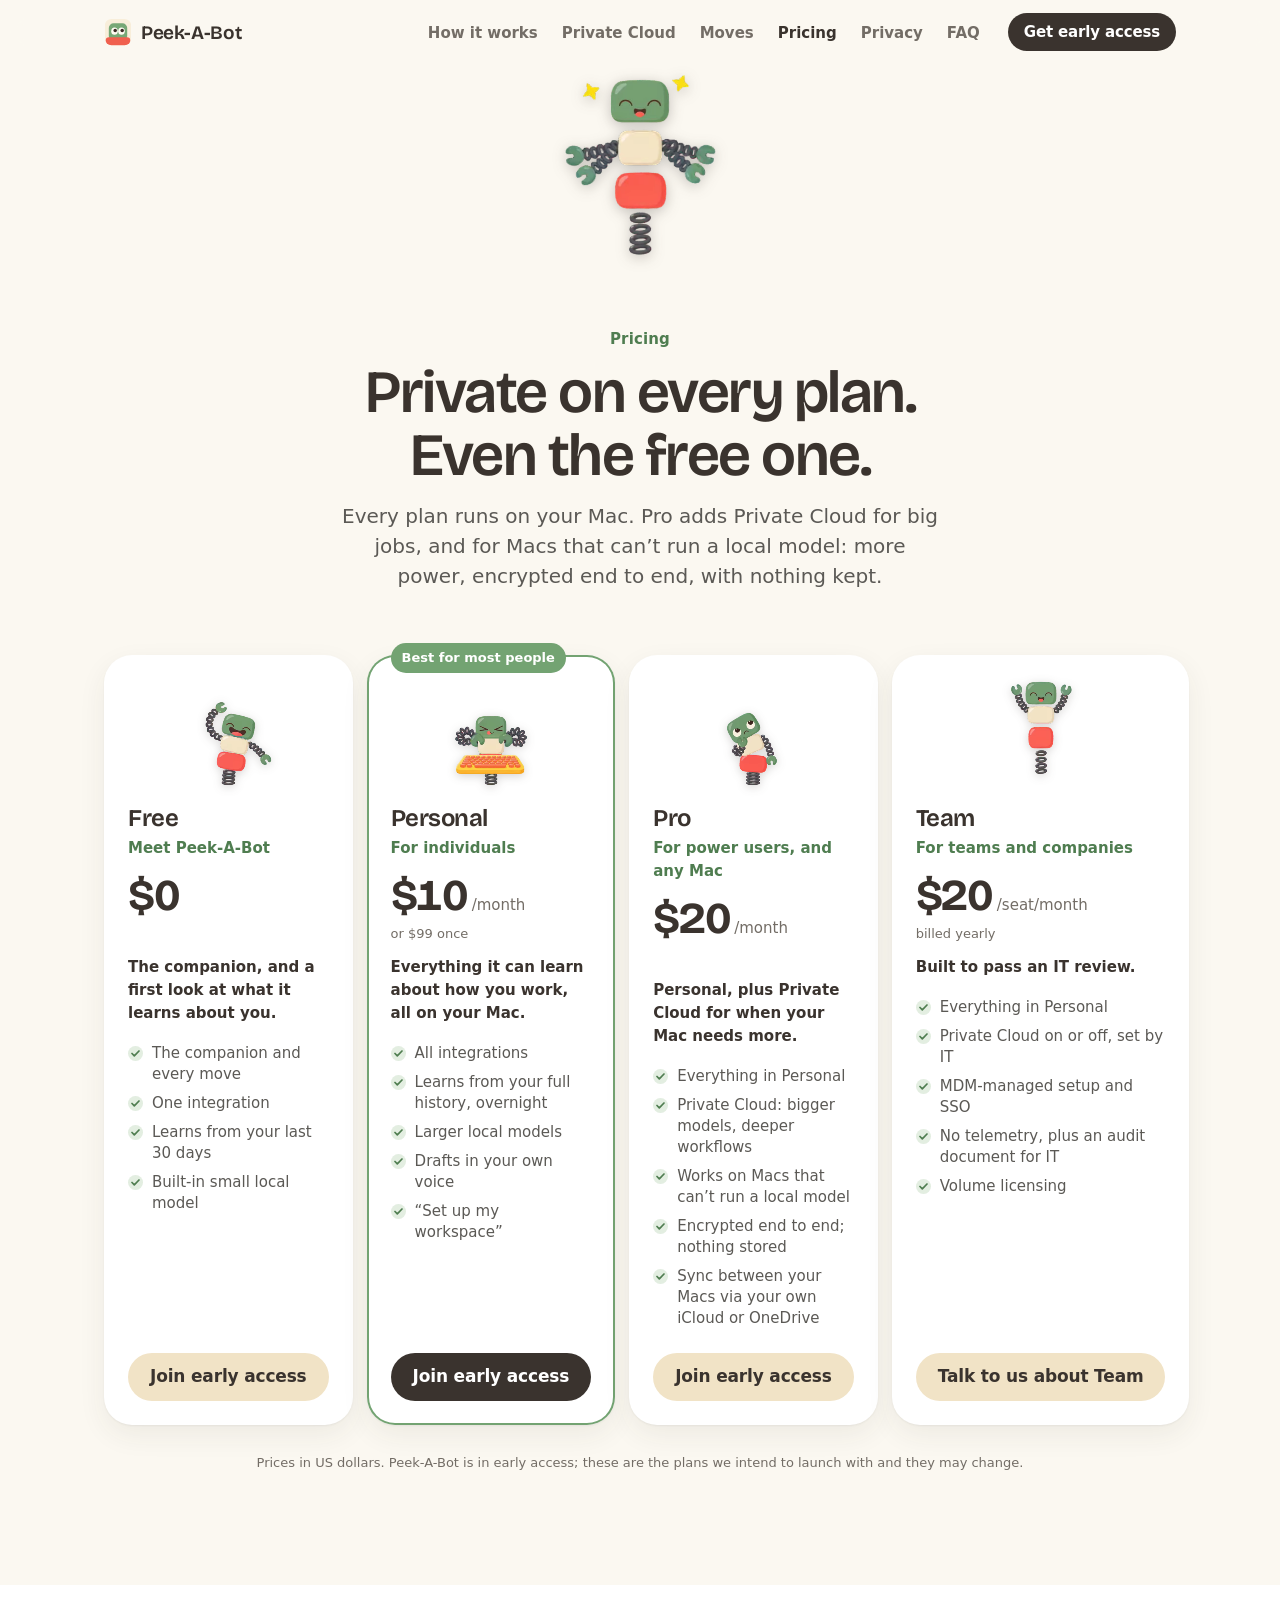
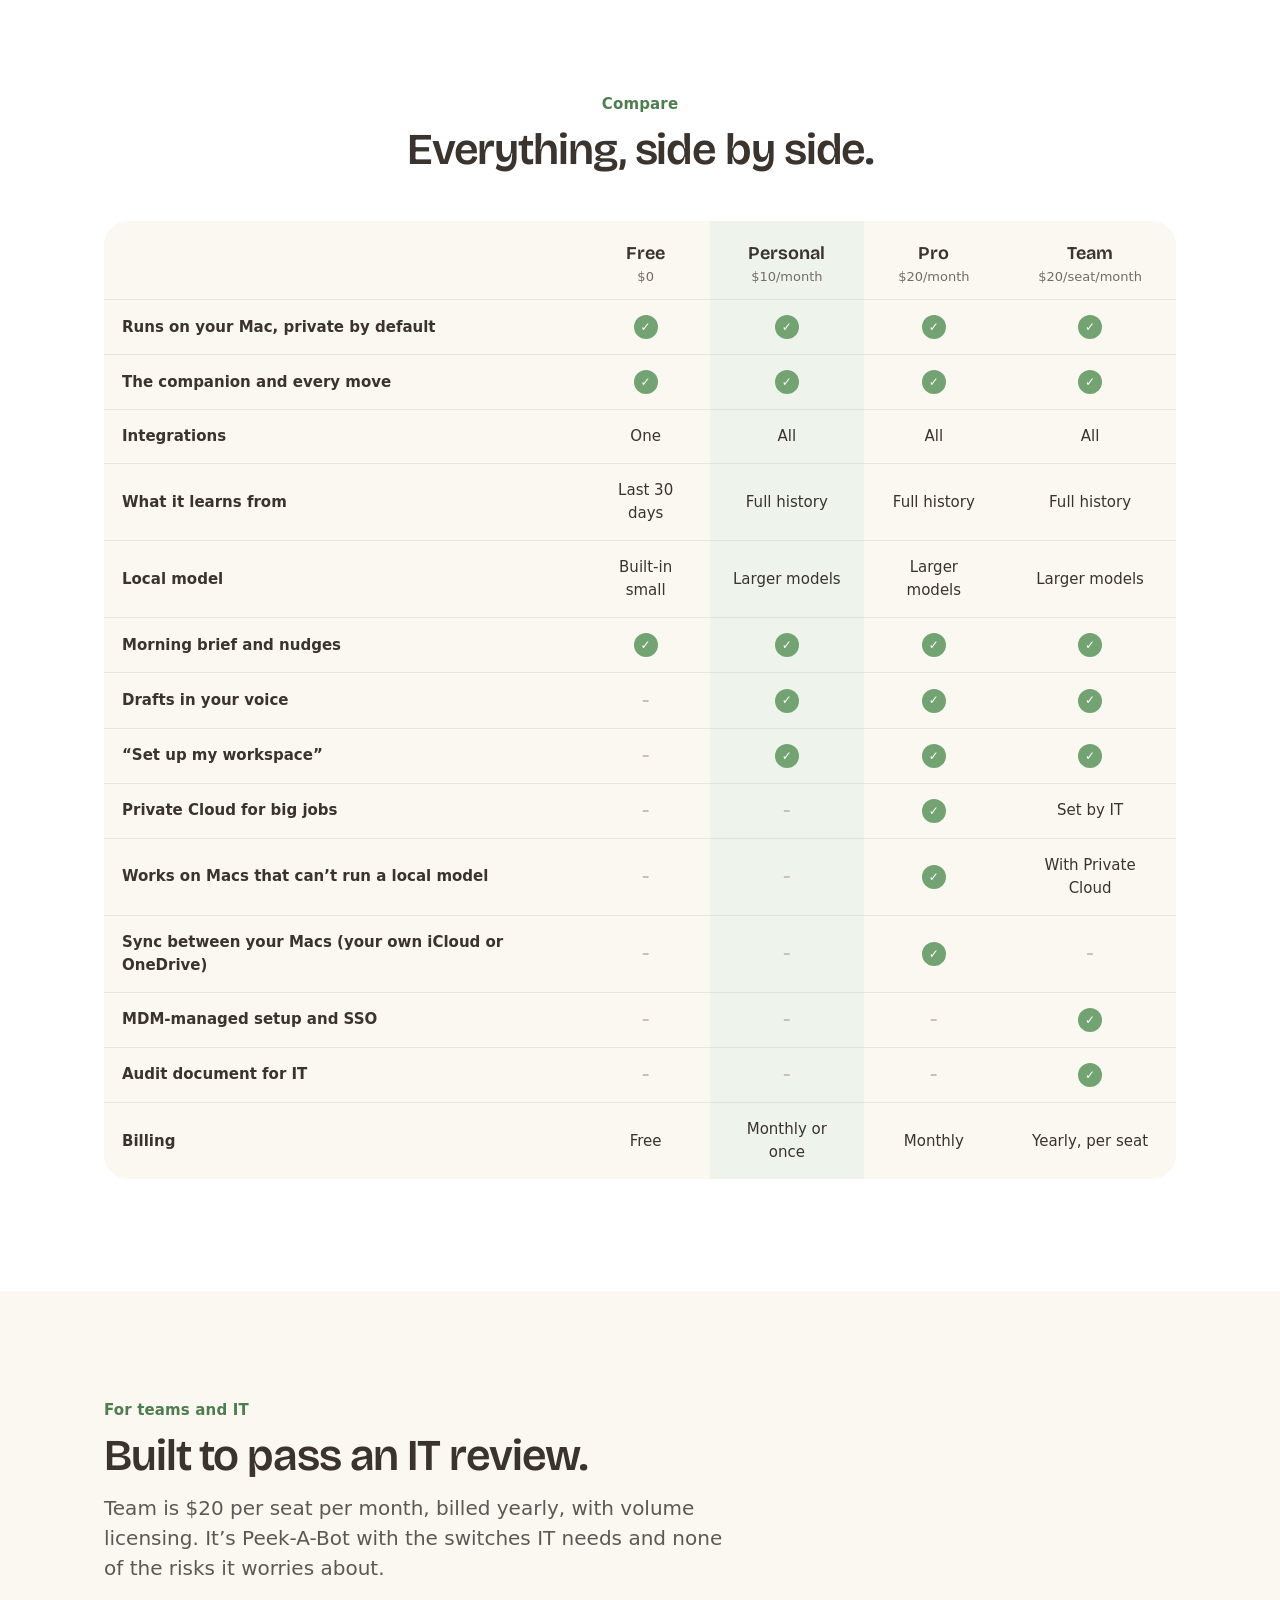
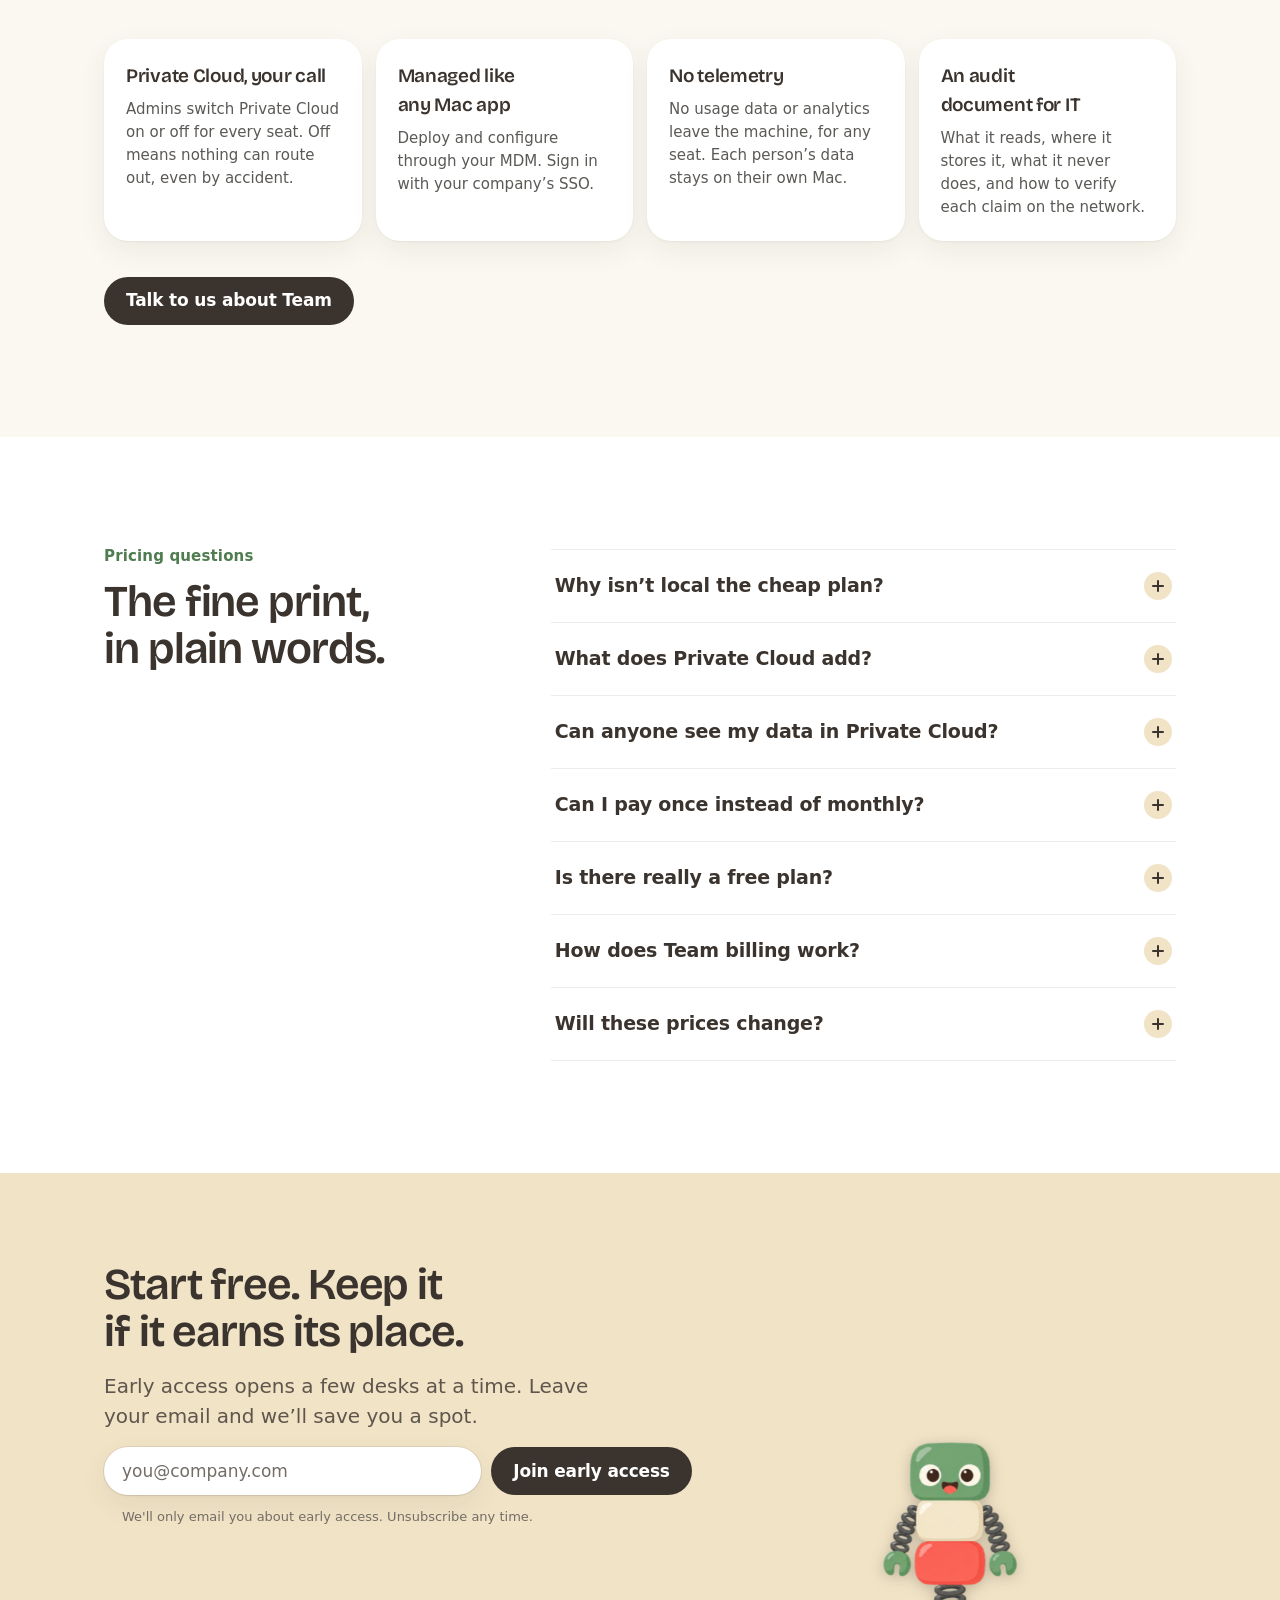
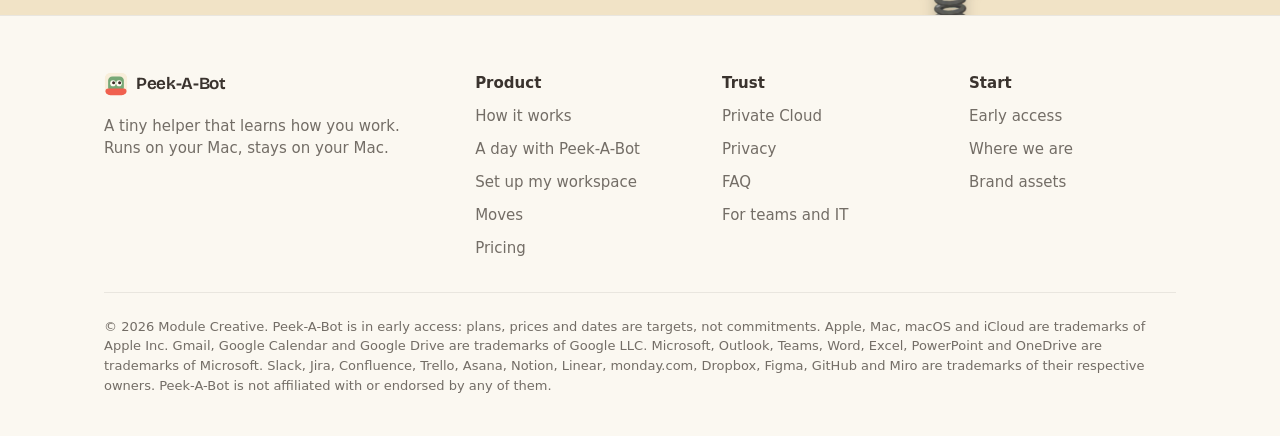
<file: pricing/index.html>
<!DOCTYPE html><html lang="en"><head><meta charset="utf-8"><meta name="viewport" content="width=device-width, initial-scale=1"><title>Pricing · Peek-A-Bot</title><meta name="description" content="Peek-A-Bot plans: Free, Personal ($10/month or $99 once), Pro with Private Cloud ($20/month) and Team ($20/seat/month). Private on every plan."><meta name="theme-color" content="#FBF8F1"><meta name="color-scheme" content="light"><link rel="icon" href="/favicon.ico" sizes="48x48"><link rel="icon" href="/favicon.svg" type="image/svg+xml"><link rel="apple-touch-icon" href="/apple-touch-icon.png"><meta property="og:type" content="website"><meta property="og:title" content="Pricing · Peek-A-Bot"><meta property="og:description" content="Peek-A-Bot plans: Free, Personal ($10/month or $99 once), Pro with Private Cloud ($20/month) and Team ($20/seat/month). Private on every plan."><meta property="og:image" content="https://peek-a-bot.com/og-image.png"><meta property="og:image:width" content="1200"><meta property="og:image:height" content="630"><meta name="twitter:card" content="summary_large_image"><script>document.documentElement.classList.add('js');</script><link rel="stylesheet" href="/_astro/Base.CYrjRaip.css"><style>.page-header[data-astro-cid-b2i3gsw2]{text-align:center;padding-bottom:64px}.inner[data-astro-cid-b2i3gsw2]{justify-items:center;gap:14px;display:grid}.bot-slot[data-astro-cid-b2i3gsw2]{--bot-size:clamp(200px, 22vw, 260px);margin-bottom:-6px}h1[data-astro-cid-b2i3gsw2]{max-width:820px;font-size:clamp(40px,5.4vw,60px);line-height:1.05}.lead[data-astro-cid-b2i3gsw2]{max-width:600px}
.clip[data-astro-cid-xy5hpezo]{aspect-ratio:1;cursor:pointer;filter:drop-shadow(0 2px 5px #3a332e38);-webkit-tap-highlight-color:transparent;background:0 0;border:0;width:100%;padding:0;display:block}.clip[data-astro-cid-xy5hpezo] video[data-astro-cid-xy5hpezo]{object-fit:contain;pointer-events:none;width:100%;height:100%}
.faq[data-astro-cid-hemr5th4]{border-top:1px solid var(--line);display:grid}details[data-astro-cid-hemr5th4]{border-bottom:1px solid var(--line)}summary[data-astro-cid-hemr5th4]{cursor:pointer;color:var(--ink);font:600 19px/1.35 var(--font-body);letter-spacing:-.01em;justify-content:space-between;align-items:center;gap:20px;padding:22px 4px;list-style:none;display:flex}summary[data-astro-cid-hemr5th4]::-webkit-details-marker{display:none}summary[data-astro-cid-hemr5th4] i[data-astro-cid-hemr5th4]{background:var(--cream);width:28px;height:28px;transition:background var(--t-hover) var(--ease-out);border-radius:50%;flex:none;position:relative}summary[data-astro-cid-hemr5th4] i[data-astro-cid-hemr5th4]:before,summary[data-astro-cid-hemr5th4] i[data-astro-cid-hemr5th4]:after{content:"";background:var(--ink);width:12px;height:2px;transition:rotate .25s var(--ease-out);border-radius:2px;position:absolute;top:50%;left:50%;translate:-50% -50%}summary[data-astro-cid-hemr5th4] i[data-astro-cid-hemr5th4]:after{rotate:90deg}details[data-astro-cid-hemr5th4][open] summary[data-astro-cid-hemr5th4] i[data-astro-cid-hemr5th4]:after{rotate:0deg}summary[data-astro-cid-hemr5th4]:hover i[data-astro-cid-hemr5th4]{background:#ead8b4}details[data-astro-cid-hemr5th4] p[data-astro-cid-hemr5th4]{max-width:680px;color:var(--body);padding:0 4px 24px}
.plans[data-astro-cid-n3fhtagd]{grid-template-columns:repeat(4,1fr);align-items:stretch;gap:14px;display:grid}.plan[data-astro-cid-n3fhtagd]{background:var(--white);box-shadow:var(--shadow-card);border-radius:28px;flex-direction:column;gap:6px;padding:24px;display:flex;position:relative}.plan[data-astro-cid-n3fhtagd].hi{box-shadow:0 0 0 2px var(--sage) inset, var(--shadow-card)}.badge[data-astro-cid-n3fhtagd]{border-radius:var(--radius-pill);background:var(--sage);color:var(--white);font-size:var(--fs-caption);padding:5px 11px;font-weight:650;position:absolute;top:-12px;left:24px}.plan-clip[data-astro-cid-n3fhtagd]{width:140px;margin:-14px auto -6px}.name[data-astro-cid-n3fhtagd]{color:var(--ink);font:650 24px/1.1 var(--font-display);letter-spacing:-.02em}.audience[data-astro-cid-n3fhtagd]{color:var(--sage-ink);font-size:var(--fs-small);font-weight:650}.price[data-astro-cid-n3fhtagd]{align-items:baseline;gap:4px;margin-top:8px;display:flex}.price[data-astro-cid-n3fhtagd] b[data-astro-cid-n3fhtagd]{color:var(--ink);font:700 44px/1 var(--font-display);letter-spacing:-.03em;font-variant-numeric:tabular-nums}.price[data-astro-cid-n3fhtagd] span[data-astro-cid-n3fhtagd]{color:var(--muted);font-size:var(--fs-small)}.alt[data-astro-cid-n3fhtagd]{color:var(--muted);font-size:var(--fs-caption)}.blurb[data-astro-cid-n3fhtagd]{color:var(--ink);font-size:var(--fs-small);margin-top:6px;font-weight:550}ul[data-astro-cid-n3fhtagd]{flex:1;align-content:start;gap:8px;margin:12px 0 18px;padding:0;list-style:none;display:grid}li[data-astro-cid-n3fhtagd]{color:var(--body);font-size:var(--fs-small);padding-left:24px;line-height:1.4;position:relative}li[data-astro-cid-n3fhtagd]:before{content:"";background:#e3eee1 url("data:image/svg+xml,%3Csvg xmlns='http://www.w3.org/2000/svg' width='9' height='7'%3E%3Cpath d='M1 3.5l2.3 2.3L8 1' fill='none' stroke='%234F7D50' stroke-width='1.7' stroke-linecap='round' stroke-linejoin='round'/%3E%3C/svg%3E") 50% no-repeat;border-radius:50%;width:15px;height:15px;position:absolute;top:3px;left:0}.pill[data-astro-cid-n3fhtagd]{justify-content:center}.compact[data-astro-cid-n3fhtagd] .plan[data-astro-cid-n3fhtagd]{padding:22px}.compact[data-astro-cid-n3fhtagd] ul[data-astro-cid-n3fhtagd]{margin-bottom:0}.compact[data-astro-cid-n3fhtagd] .price[data-astro-cid-n3fhtagd] b[data-astro-cid-n3fhtagd]{font-size:36px}@media (width<=1000px){.plans[data-astro-cid-n3fhtagd]{grid-template-columns:1fr 1fr;row-gap:26px}}@media (width<=560px){.plans[data-astro-cid-n3fhtagd]{grid-template-columns:1fr}}
.plans-section[data-astro-cid-u3mqw4ek]{padding-bottom:var(--section-y)}.fine[data-astro-cid-u3mqw4ek]{color:var(--muted);font-size:var(--fs-caption);text-align:center;margin-top:28px}.table-wrap[data-astro-cid-u3mqw4ek]{background:var(--paper);border-radius:24px;overflow-x:auto}table[data-astro-cid-u3mqw4ek]{border-collapse:collapse;width:100%;min-width:760px}th[data-astro-cid-u3mqw4ek],td[data-astro-cid-u3mqw4ek]{border-bottom:1px solid var(--line);text-align:center;font-size:var(--fs-small);padding:15px 18px}tbody[data-astro-cid-u3mqw4ek] tr[data-astro-cid-u3mqw4ek]:last-child th[data-astro-cid-u3mqw4ek],tbody[data-astro-cid-u3mqw4ek] tr[data-astro-cid-u3mqw4ek]:last-child td[data-astro-cid-u3mqw4ek]{border-bottom:0}thead[data-astro-cid-u3mqw4ek] th[data-astro-cid-u3mqw4ek]{color:var(--ink);font:650 18px/1.2 var(--font-display);vertical-align:bottom;padding-top:22px}thead[data-astro-cid-u3mqw4ek] th[data-astro-cid-u3mqw4ek] span[data-astro-cid-u3mqw4ek]{color:var(--muted);font:500 var(--fs-caption)/1.2 var(--font-body);margin-top:4px;display:block}tbody[data-astro-cid-u3mqw4ek] th[data-astro-cid-u3mqw4ek]{color:var(--ink);text-align:left;font-weight:550}.hi[data-astro-cid-u3mqw4ek]{background:#eef4ec}.yes[data-astro-cid-u3mqw4ek]{background:var(--sage);width:24px;height:24px;color:var(--white);border-radius:50%;place-items:center;font-size:12px;font-weight:800;display:inline-grid}.no[data-astro-cid-u3mqw4ek]{color:#c9c1b6;font-weight:700}.txt[data-astro-cid-u3mqw4ek]{color:var(--ink)}.teams[data-astro-cid-u3mqw4ek]{gap:8px;display:grid}.team-points[data-astro-cid-u3mqw4ek]{grid-template-columns:repeat(4,1fr);gap:14px;margin-bottom:28px;display:grid}.point[data-astro-cid-u3mqw4ek]{align-content:start;gap:8px;padding:22px;display:grid}.point[data-astro-cid-u3mqw4ek] h3[data-astro-cid-u3mqw4ek]{letter-spacing:-.015em;font-size:19px}.point[data-astro-cid-u3mqw4ek] p[data-astro-cid-u3mqw4ek]{color:var(--body);font-size:var(--fs-small)}.faq-grid[data-astro-cid-u3mqw4ek]{grid-template-columns:1fr 1.6fr;align-items:start;gap:56px;display:grid}@media (width<=900px){.team-points[data-astro-cid-u3mqw4ek]{grid-template-columns:1fr 1fr}.faq-grid[data-astro-cid-u3mqw4ek]{grid-template-columns:1fr;gap:0}}@media (width<=520px){.team-points[data-astro-cid-u3mqw4ek]{grid-template-columns:1fr}}
.cta-band[data-astro-cid-hwvj6ntz]{background:var(--cream);position:relative;overflow:hidden}.inner[data-astro-cid-hwvj6ntz]{grid-template-columns:1.3fr 1fr;align-items:end;gap:32px;padding-top:88px;display:grid}.copy[data-astro-cid-hwvj6ntz]{gap:16px;padding-bottom:88px;display:grid}.copy[data-astro-cid-hwvj6ntz] .lead[data-astro-cid-hwvj6ntz]{max-width:500px;color:var(--ink);opacity:.8}.peek[data-astro-cid-hwvj6ntz]{--bot-size:clamp(240px, 30vw, 360px);margin-bottom:calc(var(--bot-size) * -.17);justify-self:center}@media (width<=760px){.inner[data-astro-cid-hwvj6ntz]{grid-template-columns:1fr;padding-top:64px}.copy[data-astro-cid-hwvj6ntz]{padding-bottom:0}.peek[data-astro-cid-hwvj6ntz]{--bot-size:240px}}
.waitlist[data-astro-cid-lsxrvkd2]{gap:12px;width:100%;max-width:620px;display:grid}.row[data-astro-cid-lsxrvkd2]{flex-wrap:wrap;gap:10px;display:flex}.field[data-astro-cid-lsxrvkd2]{flex:200px}.field[data-astro-cid-lsxrvkd2].email{flex:2 240px}input[data-astro-cid-lsxrvkd2],select[data-astro-cid-lsxrvkd2]{width:100%;height:var(--pill-h);border-radius:var(--radius-pill);background:var(--white);box-shadow:0 0 0 1px var(--line), var(--shadow-card);color:var(--ink);font:500 var(--fs-body) / 1 var(--font-body);-webkit-appearance:none;appearance:none;border:0;padding:0 18px}select[data-astro-cid-lsxrvkd2]{color:var(--muted);background-image:url("data:image/svg+xml,%3Csvg xmlns='http://www.w3.org/2000/svg' width='12' height='8'%3E%3Cpath d='M1 1l5 5 5-5' fill='none' stroke='%23736D66' stroke-width='1.8' stroke-linecap='round'/%3E%3C/svg%3E");background-position:right 18px center;background-repeat:no-repeat;padding-right:40px}select[data-astro-cid-lsxrvkd2]:has(option:checked:not([value=""])){color:var(--ink)}input[data-astro-cid-lsxrvkd2]::placeholder{color:var(--muted)}input[data-astro-cid-lsxrvkd2]:focus-visible,select[data-astro-cid-lsxrvkd2]:focus-visible{outline:2px solid var(--sage-ink);outline-offset:2px}.pill[data-astro-cid-lsxrvkd2]{cursor:pointer;border:0;flex:none}.pill[data-astro-cid-lsxrvkd2][disabled]{opacity:.6;cursor:progress}.trap[data-astro-cid-lsxrvkd2]{opacity:0;width:1px;height:1px;position:absolute;left:-9999px}.status[data-astro-cid-lsxrvkd2]{color:var(--muted);font-size:var(--fs-caption);padding-left:18px}.status[data-astro-cid-lsxrvkd2].ok{color:var(--sage-ink);font-weight:600;font-size:var(--fs-small)}.status[data-astro-cid-lsxrvkd2].err{color:var(--coral-deep);font-weight:600}@media (width<=560px){.pill[data-astro-cid-lsxrvkd2]{flex:100%;justify-content:center}}
</style></head><body><a class="skip" href="#main">Skip to content</a><header class="nav" data-astro-cid-wpvy4v7s><div class="container nav-inner" data-astro-cid-wpvy4v7s><a class="brand" href="/" aria-label="Peek-A-Bot home" data-astro-cid-wpvy4v7s><img src="/brand/peekabot-icon-small.svg" width="28" height="28" alt="" aria-hidden="true" decoding="async"><span data-astro-cid-wpvy4v7s>Peek-A-Bot</span></a><nav class="links" aria-label="Main" data-astro-cid-wpvy4v7s><ul data-astro-cid-wpvy4v7s><li data-astro-cid-wpvy4v7s><a href="/#how" data-astro-cid-wpvy4v7s>How it works</a></li><li data-astro-cid-wpvy4v7s><a href="/private-cloud" data-astro-cid-wpvy4v7s>Private Cloud</a></li><li data-astro-cid-wpvy4v7s><a href="/moves" data-astro-cid-wpvy4v7s>Moves</a></li><li data-astro-cid-wpvy4v7s><a href="/pricing" aria-current="page" data-astro-cid-wpvy4v7s>Pricing</a></li><li data-astro-cid-wpvy4v7s><a href="/privacy" data-astro-cid-wpvy4v7s>Privacy</a></li><li data-astro-cid-wpvy4v7s><a href="/faq" data-astro-cid-wpvy4v7s>FAQ</a></li></ul></nav><a class="pill pill-primary pill-small cta" href="/early-access" data-astro-cid-wpvy4v7s>Get early access</a><details class="menu" data-astro-cid-wpvy4v7s><summary aria-label="Menu" data-astro-cid-wpvy4v7s><svg width="22" height="22" viewBox="0 0 22 22" aria-hidden="true" data-astro-cid-wpvy4v7s><path d="M3 7h16M3 15h16" stroke="currentColor" stroke-width="2" stroke-linecap="round" data-astro-cid-wpvy4v7s></path></svg></summary><div class="sheet" data-astro-cid-wpvy4v7s><a href="/#how" data-astro-cid-wpvy4v7s>How it works</a><a href="/private-cloud" data-astro-cid-wpvy4v7s>Private Cloud</a><a href="/moves" data-astro-cid-wpvy4v7s>Moves</a><a href="/pricing" aria-current="page" data-astro-cid-wpvy4v7s>Pricing</a><a href="/privacy" data-astro-cid-wpvy4v7s>Privacy</a><a href="/faq" data-astro-cid-wpvy4v7s>FAQ</a><a class="pill pill-primary" href="/early-access" data-astro-cid-wpvy4v7s>Get early access</a></div></details></div></header><main id="main"><header class="page-header" data-astro-cid-b2i3gsw2><div class="container inner" data-astro-cid-b2i3gsw2><div class="bot-slot" data-astro-cid-b2i3gsw2><button class="bot" type="button" data-bot data-intro="celebrate" data-idle="idle" data-tap="wave,peekaboo" aria-label="Peek-A-Bot. Click to say hi." data-astro-cid-2otl76wt><img class="still" src="/moves/neutral.png" alt="" width="480" height="480" loading="eager" data-astro-cid-2otl76wt><video data-move="celebrate" muted playsinline preload="none" disablepictureinpicture disableremoteplayback aria-hidden="true" tabindex="-1" data-astro-cid-2otl76wt><source src="/moves/celebrate.mov" type="video/mp4; codecs=&quot;hvc1&quot;" data-astro-cid-2otl76wt><source src="/moves/celebrate.webm" type="video/webm" data-astro-cid-2otl76wt></video><video data-move="idle" muted playsinline preload="none" disablepictureinpicture disableremoteplayback aria-hidden="true" tabindex="-1" data-astro-cid-2otl76wt><source src="/moves/idle.mov" type="video/mp4; codecs=&quot;hvc1&quot;" data-astro-cid-2otl76wt><source src="/moves/idle.webm" type="video/webm" data-astro-cid-2otl76wt></video><video data-move="wave" muted playsinline preload="none" disablepictureinpicture disableremoteplayback aria-hidden="true" tabindex="-1" data-astro-cid-2otl76wt><source src="/moves/wave.mov" type="video/mp4; codecs=&quot;hvc1&quot;" data-astro-cid-2otl76wt><source src="/moves/wave.webm" type="video/webm" data-astro-cid-2otl76wt></video><video data-move="peekaboo" muted playsinline preload="none" disablepictureinpicture disableremoteplayback aria-hidden="true" tabindex="-1" data-astro-cid-2otl76wt><source src="/moves/peekaboo.mov" type="video/mp4; codecs=&quot;hvc1&quot;" data-astro-cid-2otl76wt><source src="/moves/peekaboo.webm" type="video/webm" data-astro-cid-2otl76wt></video></button><script type="module">var e=matchMedia(`(prefers-reduced-motion: reduce)`),t=e=>new Promise(t=>setTimeout(t,e)),n=e=>(e||``).split(`,`).filter(Boolean);function r(r){let i=new Map([...r.querySelectorAll(`video[data-move]`)].map(e=>[e.dataset.move,e])),a=n(r.dataset.intro),o=n(r.dataset.tap),s=r.dataset.idle||``,c=null,l=!1,u=!1,d=!1,f=null,p=!1,m=[],h=e=>{e.preload!==`auto`&&(e.preload=`auto`,e.load())},g=e=>e.readyState>=4?Promise.resolve():new Promise(t=>e.addEventListener(`canplaythrough`,t,{once:!0}));function _(e,t=!1){let n=c;c=e,r.classList.toggle(`live`,!!e),e&&(e.classList.remove(`fade-out`),e.classList.add(`on`)),n&&n!==e&&(t?(n.classList.add(`fade-out`),setTimeout(()=>{c!==n&&(n.classList.remove(`on`,`fade-out`),n.pause())},220)):(n.classList.remove(`on`),n.pause()))}function v(e,t=!1){let n=i.get(e);if(!n)return Promise.resolve(!1);h(n);let r=p;return p=!1,new Promise(e=>{t||(f=()=>e(!0)),n.loop=t,n.muted=!0;try{n.currentTime=0}catch{}let i=()=>_(n,r);`requestVideoFrameCallback`in n?n.requestVideoFrameCallback(i):n.addEventListener(`playing`,i,{once:!0}),t||n.addEventListener(`ended`,()=>e(!0),{once:!0}),n.play().then(()=>{t&&e(!0)}).catch(()=>e(!1))})}function y(){s&&u&&!e.matches?v(s,!0):(!s||e.matches)&&_(null)}async function b(){if(!l){for(l=!0;m.length;)if(!await v(m.shift())){m.length=0;break}l=!1,y()}}function x(t,n=!1){!i.has(t)||e.matches&&!n||(m.length=0,m.push(t),l?(p=!0,f?.()):b())}async function S(){if(d||(d=!0,e.matches))return;for(let e of[...a,s])i.has(e)&&h(i.get(e));let n=i.get(a[0]||s);n&&await Promise.race([g(n),t(4e3)]),!l&&(a.length?(await t(350),m.push(...a),b()):y())}if(r.addEventListener(`click`,()=>{!l&&o.length&&x(o[Math.floor(Math.random()*o.length)],!0)}),r.addEventListener(`bot:react`,e=>x(e.detail)),new IntersectionObserver(([e])=>{u=e.isIntersecting,u&&!d?S():!l&&d&&(u?c?.loop?c.play().catch(()=>{}):y():c?.pause())},{rootMargin:`200px 0px`}).observe(r),`lazy`in r.dataset||S(),new URLSearchParams(location.search).has(`debug`)){let e=document.createElement(`pre`);e.style.cssText=`position:absolute;left:100%;top:30%;margin:0 0 0 8px;font:11px/1.4 ui-monospace,monospace;text-align:left;color:#3A332E;white-space:pre;z-index:5`,r.after(e),setInterval(()=>{e.textContent=[...i].map(([e,t])=>`${t.classList.contains(`on`)?`▶`:` `} ${e.padEnd(9)} ${t.currentTime.toFixed(2)}s ${t.paused?`paused`:`playing`}${t.ended?` ended`:``} rs=${t.readyState} ${(t.currentSrc||``).split(`.`).pop()}`).join(`
`)+`\nrunning=${l} onScreen=${u} live=${r.classList.contains(`live`)}`},200)}}document.querySelectorAll(`[data-bot]`).forEach(r);</script></div><p class="eyebrow" data-astro-cid-b2i3gsw2>Pricing</p><h1 data-astro-cid-b2i3gsw2>Private on every plan. <br>Even the free one.</h1><div class="lead" data-astro-cid-b2i3gsw2>
    Every plan runs on your Mac. Pro adds Private Cloud for big jobs, and for Macs that can’t run a local model:
    more power, encrypted end to end, with nothing kept.
  </div></div></header><section class="plans-section" data-astro-cid-u3mqw4ek><div class="container" data-astro-cid-u3mqw4ek><div class="plans" data-astro-cid-n3fhtagd><article class="plan" id="plan-free" data-reveal style="--delay:0ms" data-astro-cid-n3fhtagd><div class="plan-clip" data-astro-cid-n3fhtagd><button type="button" class="clip" data-clip data-delay="0" aria-label="Play: Free plan" data-astro-cid-xy5hpezo><video muted playsinline preload="none" poster="/moves/neutral.png" disablepictureinpicture disableremoteplayback aria-hidden="true" tabindex="-1" data-astro-cid-xy5hpezo><source src="/moves/wave.mov" type="video/mp4; codecs=&quot;hvc1&quot;" data-astro-cid-xy5hpezo><source src="/moves/wave.webm" type="video/webm" data-astro-cid-xy5hpezo></video></button><script type="module">var e=matchMedia(`(prefers-reduced-motion: reduce)`),t=1400;for(let n of document.querySelectorAll(`[data-clip]`)){let r=n.querySelector(`video`),i=`loop`in n.dataset,a=!1,o=!1,s,c=()=>{if(r.preload!==`auto`&&(r.preload=`auto`,r.load()),r.paused||r.ended){try{r.currentTime=0}catch{}r.play().catch(()=>{})}};r.addEventListener(`ended`,()=>{try{r.currentTime=0}catch{}i&&o&&!e.matches&&(s=setTimeout(()=>o&&c(),t))}),n.addEventListener(`pointerenter`,c),n.addEventListener(`focus`,c),n.addEventListener(`click`,c),new IntersectionObserver(([t],l)=>{o=t.isIntersecting,o?e.matches||(a?i&&c():(a=!0,s=setTimeout(c,+n.dataset.delay||0)),i||l.disconnect()):(clearTimeout(s),i&&r.pause())},{threshold:.5}).observe(n)}</script></div><p class="name" data-astro-cid-n3fhtagd>Free</p><p class="audience" data-astro-cid-n3fhtagd>Meet Peek-A-Bot</p><p class="price" data-astro-cid-n3fhtagd><b data-astro-cid-n3fhtagd>$0</b></p><p class="alt" data-astro-cid-n3fhtagd> </p><p class="blurb" data-astro-cid-n3fhtagd>The companion, and a first look at what it learns about you.</p><ul data-astro-cid-n3fhtagd><li data-astro-cid-n3fhtagd>The companion and every move</li><li data-astro-cid-n3fhtagd>One integration</li><li data-astro-cid-n3fhtagd>Learns from your last 30 days</li><li data-astro-cid-n3fhtagd>Built-in small local model</li></ul><a class="pill pill-secondary" href="/early-access#waitlist" data-astro-cid-n3fhtagd>Join early access</a></article><article class="plan hi" id="plan-personal" data-reveal style="--delay:80ms" data-astro-cid-n3fhtagd><p class="badge" data-astro-cid-n3fhtagd>Best for most people</p><div class="plan-clip" data-astro-cid-n3fhtagd><button type="button" class="clip" data-clip data-delay="300" aria-label="Play: Personal plan" data-astro-cid-xy5hpezo><video muted playsinline preload="none" poster="/moves/neutral.png" disablepictureinpicture disableremoteplayback aria-hidden="true" tabindex="-1" data-astro-cid-xy5hpezo><source src="/moves/working.mov" type="video/mp4; codecs=&quot;hvc1&quot;" data-astro-cid-xy5hpezo><source src="/moves/working.webm" type="video/webm" data-astro-cid-xy5hpezo></video></button></div><p class="name" data-astro-cid-n3fhtagd>Personal</p><p class="audience" data-astro-cid-n3fhtagd>For individuals</p><p class="price" data-astro-cid-n3fhtagd><b data-astro-cid-n3fhtagd>$10</b><span data-astro-cid-n3fhtagd>/month</span></p><p class="alt" data-astro-cid-n3fhtagd>or $99 once</p><p class="blurb" data-astro-cid-n3fhtagd>Everything it can learn about how you work, all on your Mac.</p><ul data-astro-cid-n3fhtagd><li data-astro-cid-n3fhtagd>All integrations</li><li data-astro-cid-n3fhtagd>Learns from your full history, overnight</li><li data-astro-cid-n3fhtagd>Larger local models</li><li data-astro-cid-n3fhtagd>Drafts in your own voice</li><li data-astro-cid-n3fhtagd>“Set up my workspace”</li></ul><a class="pill pill-primary" href="/early-access#waitlist" data-astro-cid-n3fhtagd>Join early access</a></article><article class="plan" id="plan-pro" data-reveal style="--delay:160ms" data-astro-cid-n3fhtagd><div class="plan-clip" data-astro-cid-n3fhtagd><button type="button" class="clip" data-clip data-delay="600" aria-label="Play: Pro plan" data-astro-cid-xy5hpezo><video muted playsinline preload="none" poster="/moves/neutral.png" disablepictureinpicture disableremoteplayback aria-hidden="true" tabindex="-1" data-astro-cid-xy5hpezo><source src="/moves/think.mov" type="video/mp4; codecs=&quot;hvc1&quot;" data-astro-cid-xy5hpezo><source src="/moves/think.webm" type="video/webm" data-astro-cid-xy5hpezo></video></button></div><p class="name" data-astro-cid-n3fhtagd>Pro</p><p class="audience" data-astro-cid-n3fhtagd>For power users, and any Mac</p><p class="price" data-astro-cid-n3fhtagd><b data-astro-cid-n3fhtagd>$20</b><span data-astro-cid-n3fhtagd>/month</span></p><p class="alt" data-astro-cid-n3fhtagd> </p><p class="blurb" data-astro-cid-n3fhtagd>Personal, plus Private Cloud for when your Mac needs more.</p><ul data-astro-cid-n3fhtagd><li data-astro-cid-n3fhtagd>Everything in Personal</li><li data-astro-cid-n3fhtagd>Private Cloud: bigger models, deeper workflows</li><li data-astro-cid-n3fhtagd>Works on Macs that can’t run a local model</li><li data-astro-cid-n3fhtagd>Encrypted end to end; nothing stored</li><li data-astro-cid-n3fhtagd>Sync between your Macs via your own iCloud or OneDrive</li></ul><a class="pill pill-secondary" href="/early-access#waitlist" data-astro-cid-n3fhtagd>Join early access</a></article><article class="plan" id="plan-team" data-reveal style="--delay:240ms" data-astro-cid-n3fhtagd><div class="plan-clip" data-astro-cid-n3fhtagd><button type="button" class="clip" data-clip data-delay="900" aria-label="Play: Team plan" data-astro-cid-xy5hpezo><video muted playsinline preload="none" poster="/moves/neutral.png" disablepictureinpicture disableremoteplayback aria-hidden="true" tabindex="-1" data-astro-cid-xy5hpezo><source src="/moves/celebrate.mov" type="video/mp4; codecs=&quot;hvc1&quot;" data-astro-cid-xy5hpezo><source src="/moves/celebrate.webm" type="video/webm" data-astro-cid-xy5hpezo></video></button></div><p class="name" data-astro-cid-n3fhtagd>Team</p><p class="audience" data-astro-cid-n3fhtagd>For teams and companies</p><p class="price" data-astro-cid-n3fhtagd><b data-astro-cid-n3fhtagd>$20</b><span data-astro-cid-n3fhtagd>/seat/month</span></p><p class="alt" data-astro-cid-n3fhtagd>billed yearly</p><p class="blurb" data-astro-cid-n3fhtagd>Built to pass an IT review.</p><ul data-astro-cid-n3fhtagd><li data-astro-cid-n3fhtagd>Everything in Personal</li><li data-astro-cid-n3fhtagd>Private Cloud on or off, set by IT</li><li data-astro-cid-n3fhtagd>MDM-managed setup and SSO</li><li data-astro-cid-n3fhtagd>No telemetry, plus an audit document for IT</li><li data-astro-cid-n3fhtagd>Volume licensing</li></ul><a class="pill pill-secondary" href="/early-access?plan=team#waitlist" data-astro-cid-n3fhtagd>Talk to us about Team</a></article></div><p class="fine" data-reveal data-astro-cid-u3mqw4ek>Prices in US dollars. Peek-A-Bot is in early access; these are the plans we intend to launch with and they may change.</p></div></section><section class="section white" id="compare" data-astro-cid-u3mqw4ek><div class="container" data-astro-cid-u3mqw4ek><div class="section-head center" data-reveal><p class="eyebrow">Compare</p><h2 class="h2">Everything, side by side.</h2></div><div class="table-wrap" data-reveal data-astro-cid-u3mqw4ek><table data-astro-cid-u3mqw4ek><thead data-astro-cid-u3mqw4ek><tr data-astro-cid-u3mqw4ek><th scope="col" data-astro-cid-u3mqw4ek><span class="visually-hidden" data-astro-cid-u3mqw4ek>Feature</span></th><th scope="col" data-astro-cid-u3mqw4ek>Free<span data-astro-cid-u3mqw4ek>$0</span></th><th scope="col" class="hi" data-astro-cid-u3mqw4ek>Personal<span data-astro-cid-u3mqw4ek>$10/month</span></th><th scope="col" data-astro-cid-u3mqw4ek>Pro<span data-astro-cid-u3mqw4ek>$20/month</span></th><th scope="col" data-astro-cid-u3mqw4ek>Team<span data-astro-cid-u3mqw4ek>$20/seat/month</span></th></tr></thead><tbody data-astro-cid-u3mqw4ek><tr data-astro-cid-u3mqw4ek><th scope="row" data-astro-cid-u3mqw4ek>Runs on your Mac, private by default</th><td data-astro-cid-u3mqw4ek><span class="yes" aria-label="Included" data-astro-cid-u3mqw4ek>✓</span></td><td class="hi" data-astro-cid-u3mqw4ek><span class="yes" aria-label="Included" data-astro-cid-u3mqw4ek>✓</span></td><td data-astro-cid-u3mqw4ek><span class="yes" aria-label="Included" data-astro-cid-u3mqw4ek>✓</span></td><td data-astro-cid-u3mqw4ek><span class="yes" aria-label="Included" data-astro-cid-u3mqw4ek>✓</span></td></tr><tr data-astro-cid-u3mqw4ek><th scope="row" data-astro-cid-u3mqw4ek>The companion and every move</th><td data-astro-cid-u3mqw4ek><span class="yes" aria-label="Included" data-astro-cid-u3mqw4ek>✓</span></td><td class="hi" data-astro-cid-u3mqw4ek><span class="yes" aria-label="Included" data-astro-cid-u3mqw4ek>✓</span></td><td data-astro-cid-u3mqw4ek><span class="yes" aria-label="Included" data-astro-cid-u3mqw4ek>✓</span></td><td data-astro-cid-u3mqw4ek><span class="yes" aria-label="Included" data-astro-cid-u3mqw4ek>✓</span></td></tr><tr data-astro-cid-u3mqw4ek><th scope="row" data-astro-cid-u3mqw4ek>Integrations</th><td data-astro-cid-u3mqw4ek><span class="txt" data-astro-cid-u3mqw4ek>One</span></td><td class="hi" data-astro-cid-u3mqw4ek><span class="txt" data-astro-cid-u3mqw4ek>All</span></td><td data-astro-cid-u3mqw4ek><span class="txt" data-astro-cid-u3mqw4ek>All</span></td><td data-astro-cid-u3mqw4ek><span class="txt" data-astro-cid-u3mqw4ek>All</span></td></tr><tr data-astro-cid-u3mqw4ek><th scope="row" data-astro-cid-u3mqw4ek>What it learns from</th><td data-astro-cid-u3mqw4ek><span class="txt" data-astro-cid-u3mqw4ek>Last 30 days</span></td><td class="hi" data-astro-cid-u3mqw4ek><span class="txt" data-astro-cid-u3mqw4ek>Full history</span></td><td data-astro-cid-u3mqw4ek><span class="txt" data-astro-cid-u3mqw4ek>Full history</span></td><td data-astro-cid-u3mqw4ek><span class="txt" data-astro-cid-u3mqw4ek>Full history</span></td></tr><tr data-astro-cid-u3mqw4ek><th scope="row" data-astro-cid-u3mqw4ek>Local model</th><td data-astro-cid-u3mqw4ek><span class="txt" data-astro-cid-u3mqw4ek>Built-in small</span></td><td class="hi" data-astro-cid-u3mqw4ek><span class="txt" data-astro-cid-u3mqw4ek>Larger models</span></td><td data-astro-cid-u3mqw4ek><span class="txt" data-astro-cid-u3mqw4ek>Larger models</span></td><td data-astro-cid-u3mqw4ek><span class="txt" data-astro-cid-u3mqw4ek>Larger models</span></td></tr><tr data-astro-cid-u3mqw4ek><th scope="row" data-astro-cid-u3mqw4ek>Morning brief and nudges</th><td data-astro-cid-u3mqw4ek><span class="yes" aria-label="Included" data-astro-cid-u3mqw4ek>✓</span></td><td class="hi" data-astro-cid-u3mqw4ek><span class="yes" aria-label="Included" data-astro-cid-u3mqw4ek>✓</span></td><td data-astro-cid-u3mqw4ek><span class="yes" aria-label="Included" data-astro-cid-u3mqw4ek>✓</span></td><td data-astro-cid-u3mqw4ek><span class="yes" aria-label="Included" data-astro-cid-u3mqw4ek>✓</span></td></tr><tr data-astro-cid-u3mqw4ek><th scope="row" data-astro-cid-u3mqw4ek>Drafts in your voice</th><td data-astro-cid-u3mqw4ek><span class="no" aria-label="Not included" data-astro-cid-u3mqw4ek>–</span></td><td class="hi" data-astro-cid-u3mqw4ek><span class="yes" aria-label="Included" data-astro-cid-u3mqw4ek>✓</span></td><td data-astro-cid-u3mqw4ek><span class="yes" aria-label="Included" data-astro-cid-u3mqw4ek>✓</span></td><td data-astro-cid-u3mqw4ek><span class="yes" aria-label="Included" data-astro-cid-u3mqw4ek>✓</span></td></tr><tr data-astro-cid-u3mqw4ek><th scope="row" data-astro-cid-u3mqw4ek>“Set up my workspace”</th><td data-astro-cid-u3mqw4ek><span class="no" aria-label="Not included" data-astro-cid-u3mqw4ek>–</span></td><td class="hi" data-astro-cid-u3mqw4ek><span class="yes" aria-label="Included" data-astro-cid-u3mqw4ek>✓</span></td><td data-astro-cid-u3mqw4ek><span class="yes" aria-label="Included" data-astro-cid-u3mqw4ek>✓</span></td><td data-astro-cid-u3mqw4ek><span class="yes" aria-label="Included" data-astro-cid-u3mqw4ek>✓</span></td></tr><tr data-astro-cid-u3mqw4ek><th scope="row" data-astro-cid-u3mqw4ek>Private Cloud for big jobs</th><td data-astro-cid-u3mqw4ek><span class="no" aria-label="Not included" data-astro-cid-u3mqw4ek>–</span></td><td class="hi" data-astro-cid-u3mqw4ek><span class="no" aria-label="Not included" data-astro-cid-u3mqw4ek>–</span></td><td data-astro-cid-u3mqw4ek><span class="yes" aria-label="Included" data-astro-cid-u3mqw4ek>✓</span></td><td data-astro-cid-u3mqw4ek><span class="txt" data-astro-cid-u3mqw4ek>Set by IT</span></td></tr><tr data-astro-cid-u3mqw4ek><th scope="row" data-astro-cid-u3mqw4ek>Works on Macs that can’t run a local model</th><td data-astro-cid-u3mqw4ek><span class="no" aria-label="Not included" data-astro-cid-u3mqw4ek>–</span></td><td class="hi" data-astro-cid-u3mqw4ek><span class="no" aria-label="Not included" data-astro-cid-u3mqw4ek>–</span></td><td data-astro-cid-u3mqw4ek><span class="yes" aria-label="Included" data-astro-cid-u3mqw4ek>✓</span></td><td data-astro-cid-u3mqw4ek><span class="txt" data-astro-cid-u3mqw4ek>With Private Cloud</span></td></tr><tr data-astro-cid-u3mqw4ek><th scope="row" data-astro-cid-u3mqw4ek>Sync between your Macs (your own iCloud or OneDrive)</th><td data-astro-cid-u3mqw4ek><span class="no" aria-label="Not included" data-astro-cid-u3mqw4ek>–</span></td><td class="hi" data-astro-cid-u3mqw4ek><span class="no" aria-label="Not included" data-astro-cid-u3mqw4ek>–</span></td><td data-astro-cid-u3mqw4ek><span class="yes" aria-label="Included" data-astro-cid-u3mqw4ek>✓</span></td><td data-astro-cid-u3mqw4ek><span class="no" aria-label="Not included" data-astro-cid-u3mqw4ek>–</span></td></tr><tr data-astro-cid-u3mqw4ek><th scope="row" data-astro-cid-u3mqw4ek>MDM-managed setup and SSO</th><td data-astro-cid-u3mqw4ek><span class="no" aria-label="Not included" data-astro-cid-u3mqw4ek>–</span></td><td class="hi" data-astro-cid-u3mqw4ek><span class="no" aria-label="Not included" data-astro-cid-u3mqw4ek>–</span></td><td data-astro-cid-u3mqw4ek><span class="no" aria-label="Not included" data-astro-cid-u3mqw4ek>–</span></td><td data-astro-cid-u3mqw4ek><span class="yes" aria-label="Included" data-astro-cid-u3mqw4ek>✓</span></td></tr><tr data-astro-cid-u3mqw4ek><th scope="row" data-astro-cid-u3mqw4ek>Audit document for IT</th><td data-astro-cid-u3mqw4ek><span class="no" aria-label="Not included" data-astro-cid-u3mqw4ek>–</span></td><td class="hi" data-astro-cid-u3mqw4ek><span class="no" aria-label="Not included" data-astro-cid-u3mqw4ek>–</span></td><td data-astro-cid-u3mqw4ek><span class="no" aria-label="Not included" data-astro-cid-u3mqw4ek>–</span></td><td data-astro-cid-u3mqw4ek><span class="yes" aria-label="Included" data-astro-cid-u3mqw4ek>✓</span></td></tr><tr data-astro-cid-u3mqw4ek><th scope="row" data-astro-cid-u3mqw4ek>Billing</th><td data-astro-cid-u3mqw4ek><span class="txt" data-astro-cid-u3mqw4ek>Free</span></td><td class="hi" data-astro-cid-u3mqw4ek><span class="txt" data-astro-cid-u3mqw4ek>Monthly or once</span></td><td data-astro-cid-u3mqw4ek><span class="txt" data-astro-cid-u3mqw4ek>Monthly</span></td><td data-astro-cid-u3mqw4ek><span class="txt" data-astro-cid-u3mqw4ek>Yearly, per seat</span></td></tr></tbody></table></div></div></section><section class="section" id="teams" data-astro-cid-u3mqw4ek><div class="container teams" data-astro-cid-u3mqw4ek><div class="section-head" data-reveal><p class="eyebrow">For teams and IT</p><h2 class="h2">Built to pass an IT review.</h2><div class="lead">
        Team is $20 per seat per month, billed yearly, with volume licensing. It’s Peek-A-Bot with the switches
        IT needs and none of the risks it worries about.
      </div></div><div class="team-points" data-astro-cid-u3mqw4ek><div class="card point" data-reveal style="--delay:0ms" data-astro-cid-u3mqw4ek><h3 data-astro-cid-u3mqw4ek>Private Cloud, your call</h3><p data-astro-cid-u3mqw4ek>Admins switch Private Cloud on or off for every seat. Off means nothing can route out, even by accident.</p></div><div class="card point" data-reveal style="--delay:80ms" data-astro-cid-u3mqw4ek><h3 data-astro-cid-u3mqw4ek>Managed like any Mac app</h3><p data-astro-cid-u3mqw4ek>Deploy and configure through your MDM. Sign in with your company’s SSO.</p></div><div class="card point" data-reveal style="--delay:160ms" data-astro-cid-u3mqw4ek><h3 data-astro-cid-u3mqw4ek>No telemetry</h3><p data-astro-cid-u3mqw4ek>No usage data or analytics leave the machine, for any seat. Each person’s data stays on their own Mac.</p></div><div class="card point" data-reveal style="--delay:240ms" data-astro-cid-u3mqw4ek><h3 data-astro-cid-u3mqw4ek>An audit document for IT</h3><p data-astro-cid-u3mqw4ek>What it reads, where it stores it, what it never does, and how to verify each claim on the network.</p></div></div><p data-reveal data-astro-cid-u3mqw4ek><a class="pill pill-primary" href="/early-access?plan=team#waitlist" data-astro-cid-u3mqw4ek>Talk to us about Team</a></p></div></section><section class="section white" data-astro-cid-u3mqw4ek><div class="container faq-grid" data-astro-cid-u3mqw4ek><div class="section-head" data-reveal><p class="eyebrow">Pricing questions</p><h2 class="h2">The fine print, in plain words.</h2></div><div class="faq" data-astro-cid-hemr5th4><details data-astro-cid-hemr5th4><summary data-astro-cid-hemr5th4><span data-astro-cid-hemr5th4>Why isn’t local the cheap plan?</span><i aria-hidden="true" data-astro-cid-hemr5th4></i></summary><p data-astro-cid-hemr5th4>Because the people who need on-device the most are often the ones who can’t use the cloud at all. Every plan runs on your Mac. Private Cloud adds power; it doesn’t replace privacy.</p></details><details data-astro-cid-hemr5th4><summary data-astro-cid-hemr5th4><span data-astro-cid-hemr5th4>What does Private Cloud add?</span><i aria-hidden="true" data-astro-cid-hemr5th4></i></summary><p data-astro-cid-hemr5th4>Bigger models for heavy jobs (long documents, deep research, multi-step workflows) and a way to run Peek-A-Bot on Macs that can’t run a local model. It’s off until you turn it on, and you choose whether jobs go there always, never, or only when you say yes. <a class="text-link" href="/private-cloud">How it works</a>.</p></details><details data-astro-cid-hemr5th4><summary data-astro-cid-hemr5th4><span data-astro-cid-hemr5th4>Can anyone see my data in Private Cloud?</span><i aria-hidden="true" data-astro-cid-hemr5th4></i></summary><p data-astro-cid-hemr5th4>It’s built so that no one can: requests are encrypted on your Mac, processed in sealed hardware with no admin access, erased as soon as they’re answered, and not linked to who sent them. That includes us.</p></details><details data-astro-cid-hemr5th4><summary data-astro-cid-hemr5th4><span data-astro-cid-hemr5th4>Can I pay once instead of monthly?</span><i aria-hidden="true" data-astro-cid-hemr5th4></i></summary><p data-astro-cid-hemr5th4>Yes. Personal is $10 a month, or $99 once. Pro is monthly, because Private Cloud runs on servers.</p></details><details data-astro-cid-hemr5th4><summary data-astro-cid-hemr5th4><span data-astro-cid-hemr5th4>Is there really a free plan?</span><i aria-hidden="true" data-astro-cid-hemr5th4></i></summary><p data-astro-cid-hemr5th4>Yes. Free gives you the companion and every move, one integration, and a Me file built from your last 30 days, on a small built-in model.</p></details><details data-astro-cid-hemr5th4><summary data-astro-cid-hemr5th4><span data-astro-cid-hemr5th4>How does Team billing work?</span><i aria-hidden="true" data-astro-cid-hemr5th4></i></summary><p data-astro-cid-hemr5th4>Team is $20 per seat per month, billed yearly, with volume licensing for larger companies. IT gets MDM-managed setup, SSO, a company-wide switch for Private Cloud, and an audit document.</p></details><details data-astro-cid-hemr5th4><summary data-astro-cid-hemr5th4><span data-astro-cid-hemr5th4>Will these prices change?</span><i aria-hidden="true" data-astro-cid-hemr5th4></i></summary><p data-astro-cid-hemr5th4>Peek-A-Bot is in early access, so these are the plans we intend to launch with. Prices are in US dollars and may change before launch. Early-access members hear about it first.</p></details></div></div></section><section class="cta-band" data-no-corner data-astro-cid-hwvj6ntz><div class="container inner" data-astro-cid-hwvj6ntz><div class="copy" data-reveal data-astro-cid-hwvj6ntz><h2 class="h2" data-astro-cid-hwvj6ntz>Start free. Keep it if it earns its place.</h2><p class="lead" data-astro-cid-hwvj6ntz>Early access opens a few desks at a time. Leave your email and we’ll save you a spot.</p><form class="waitlist compact" id="waitlist-band" action="/early-access" method="post" data-waitlist data-endpoint data-astro-cid-lsxrvkd2><div class="row" data-astro-cid-lsxrvkd2><label class="field email" data-astro-cid-lsxrvkd2><span class="visually-hidden" data-astro-cid-lsxrvkd2>Email</span><input type="email" name="email" required autocomplete="email" placeholder="you@company.com" data-astro-cid-lsxrvkd2></label><button class="pill pill-primary" type="submit" data-astro-cid-lsxrvkd2>Join early access</button></div><input class="trap" type="text" name="_gotcha" tabindex="-1" autocomplete="off" aria-hidden="true" data-astro-cid-lsxrvkd2><input type="hidden" name="source" value="peekabot-site" data-astro-cid-lsxrvkd2><p class="status" role="status" aria-live="polite" data-astro-cid-lsxrvkd2>We'll only email you about early access. Unsubscribe any time.</p></form><script type="module">for(let e of document.querySelectorAll(`form[data-waitlist]`)){let t=e.querySelector(`.status`),n=e.querySelector(`button[type=submit]`),r=(e,n=``)=>{t.textContent=e,t.className=`status ${n}`};e.addEventListener(`submit`,async t=>{t.preventDefault();let i=e.dataset.endpoint;if(!i)r(`Sign-ups open very soon. Please check back in a few days.`,`err`),console.warn(`[waitlist] PUBLIC_WAITLIST_ENDPOINT is not set; see Website/README.md`);else{n.disabled=!0,r(`Saving your spot…`);try{let t=await fetch(i,{method:`POST`,body:new FormData(e),headers:{Accept:`application/json`}});if(!t.ok)throw Error(String(t.status));e.reset(),r(`You’re on the list. We’ll be in touch when your Mac’s spot opens up.`,`ok`),e.dispatchEvent(new CustomEvent(`waitlist:joined`,{bubbles:!0}))}catch{r(`That didn’t go through. Check the address and try again?`,`err`)}finally{n.disabled=!1}}})}</script></div><div class="peek" data-astro-cid-hwvj6ntz><button class="bot" type="button" data-bot data-intro="pop" data-idle="idle" data-tap="peekaboo,wave,celebrate" data-lazy aria-label="Peek-A-Bot. Click to play." data-astro-cid-2otl76wt><img class="still" src="/moves/neutral.png" alt="" width="480" height="480" loading="lazy" data-astro-cid-2otl76wt><video data-move="pop" muted playsinline preload="none" disablepictureinpicture disableremoteplayback aria-hidden="true" tabindex="-1" data-astro-cid-2otl76wt><source src="/moves/pop.mov" type="video/mp4; codecs=&quot;hvc1&quot;" data-astro-cid-2otl76wt><source src="/moves/pop.webm" type="video/webm" data-astro-cid-2otl76wt></video><video data-move="idle" muted playsinline preload="none" disablepictureinpicture disableremoteplayback aria-hidden="true" tabindex="-1" data-astro-cid-2otl76wt><source src="/moves/idle.mov" type="video/mp4; codecs=&quot;hvc1&quot;" data-astro-cid-2otl76wt><source src="/moves/idle.webm" type="video/webm" data-astro-cid-2otl76wt></video><video data-move="peekaboo" muted playsinline preload="none" disablepictureinpicture disableremoteplayback aria-hidden="true" tabindex="-1" data-astro-cid-2otl76wt><source src="/moves/peekaboo.mov" type="video/mp4; codecs=&quot;hvc1&quot;" data-astro-cid-2otl76wt><source src="/moves/peekaboo.webm" type="video/webm" data-astro-cid-2otl76wt></video><video data-move="wave" muted playsinline preload="none" disablepictureinpicture disableremoteplayback aria-hidden="true" tabindex="-1" data-astro-cid-2otl76wt><source src="/moves/wave.mov" type="video/mp4; codecs=&quot;hvc1&quot;" data-astro-cid-2otl76wt><source src="/moves/wave.webm" type="video/webm" data-astro-cid-2otl76wt></video><video data-move="celebrate" muted playsinline preload="none" disablepictureinpicture disableremoteplayback aria-hidden="true" tabindex="-1" data-astro-cid-2otl76wt><source src="/moves/celebrate.mov" type="video/mp4; codecs=&quot;hvc1&quot;" data-astro-cid-2otl76wt><source src="/moves/celebrate.webm" type="video/webm" data-astro-cid-2otl76wt></video></button></div></div></section></main><footer class="footer" data-astro-cid-jo6i4kqk><div class="container footer-inner" data-astro-cid-jo6i4kqk><div class="brand-block" data-astro-cid-jo6i4kqk><a class="brand" href="/" aria-label="Peek-A-Bot home" data-astro-cid-jo6i4kqk><img src="/brand/peekabot-icon-small.svg" width="24" height="24" alt="" aria-hidden="true" decoding="async"><span data-astro-cid-jo6i4kqk>Peek-A-Bot</span></a><p data-astro-cid-jo6i4kqk>A tiny helper that learns how you work.<br data-astro-cid-jo6i4kqk>Runs on your Mac, stays on your Mac.</p></div><nav aria-label="Product" data-astro-cid-jo6i4kqk><p class="col-title" data-astro-cid-jo6i4kqk>Product</p><a href="/#how" data-astro-cid-jo6i4kqk>How it works</a><a href="/#day" data-astro-cid-jo6i4kqk>A day with Peek-A-Bot</a><a href="/#setup" data-astro-cid-jo6i4kqk>Set up my workspace</a><a href="/moves" data-astro-cid-jo6i4kqk>Moves</a><a href="/pricing" data-astro-cid-jo6i4kqk>Pricing</a></nav><nav aria-label="Trust" data-astro-cid-jo6i4kqk><p class="col-title" data-astro-cid-jo6i4kqk>Trust</p><a href="/private-cloud" data-astro-cid-jo6i4kqk>Private Cloud</a><a href="/privacy" data-astro-cid-jo6i4kqk>Privacy</a><a href="/faq" data-astro-cid-jo6i4kqk>FAQ</a><a href="/pricing#teams" data-astro-cid-jo6i4kqk>For teams and IT</a></nav><nav aria-label="Start" data-astro-cid-jo6i4kqk><p class="col-title" data-astro-cid-jo6i4kqk>Start</p><a href="/early-access" data-astro-cid-jo6i4kqk>Early access</a><a href="/early-access#roadmap" data-astro-cid-jo6i4kqk>Where we are</a><a href="/brand" data-astro-cid-jo6i4kqk>Brand assets</a></nav><p class="fine" data-astro-cid-jo6i4kqk>© 2026 Module Creative. Peek-A-Bot is in early access: plans, prices and dates are targets, not commitments. Apple, Mac, macOS and iCloud are trademarks of Apple Inc. Gmail, Google Calendar and Google Drive are trademarks of Google LLC. Microsoft, Outlook, Teams, Word, Excel, PowerPoint and OneDrive are trademarks of Microsoft. Slack, Jira, Confluence, Trello, Asana, Notion, Linear, monday.com, Dropbox, Figma, GitHub and Miro are trademarks of their respective owners. Peek-A-Bot is not affiliated with or endorsed by any of them.</p></div></footer><aside class="corner away" data-corner hidden aria-label="Peek-A-Bot" data-astro-cid-txmckc3b><button class="bot" type="button" data-bot data-intro="peek" data-idle="idle" data-tap="wave,peek,peekaboo,pop,celebrate,stretch" data-lazy aria-label="Peek-A-Bot. Click for a surprise." data-astro-cid-2otl76wt><img class="still" src="/moves/neutral.png" alt="" width="480" height="480" loading="lazy" data-astro-cid-2otl76wt><video data-move="peek" muted playsinline preload="none" disablepictureinpicture disableremoteplayback aria-hidden="true" tabindex="-1" data-astro-cid-2otl76wt><source src="/moves/peek.mov" type="video/mp4; codecs=&quot;hvc1&quot;" data-astro-cid-2otl76wt><source src="/moves/peek.webm" type="video/webm" data-astro-cid-2otl76wt></video><video data-move="idle" muted playsinline preload="none" disablepictureinpicture disableremoteplayback aria-hidden="true" tabindex="-1" data-astro-cid-2otl76wt><source src="/moves/idle.mov" type="video/mp4; codecs=&quot;hvc1&quot;" data-astro-cid-2otl76wt><source src="/moves/idle.webm" type="video/webm" data-astro-cid-2otl76wt></video><video data-move="wave" muted playsinline preload="none" disablepictureinpicture disableremoteplayback aria-hidden="true" tabindex="-1" data-astro-cid-2otl76wt><source src="/moves/wave.mov" type="video/mp4; codecs=&quot;hvc1&quot;" data-astro-cid-2otl76wt><source src="/moves/wave.webm" type="video/webm" data-astro-cid-2otl76wt></video><video data-move="peekaboo" muted playsinline preload="none" disablepictureinpicture disableremoteplayback aria-hidden="true" tabindex="-1" data-astro-cid-2otl76wt><source src="/moves/peekaboo.mov" type="video/mp4; codecs=&quot;hvc1&quot;" data-astro-cid-2otl76wt><source src="/moves/peekaboo.webm" type="video/webm" data-astro-cid-2otl76wt></video><video data-move="pop" muted playsinline preload="none" disablepictureinpicture disableremoteplayback aria-hidden="true" tabindex="-1" data-astro-cid-2otl76wt><source src="/moves/pop.mov" type="video/mp4; codecs=&quot;hvc1&quot;" data-astro-cid-2otl76wt><source src="/moves/pop.webm" type="video/webm" data-astro-cid-2otl76wt></video><video data-move="celebrate" muted playsinline preload="none" disablepictureinpicture disableremoteplayback aria-hidden="true" tabindex="-1" data-astro-cid-2otl76wt><source src="/moves/celebrate.mov" type="video/mp4; codecs=&quot;hvc1&quot;" data-astro-cid-2otl76wt><source src="/moves/celebrate.webm" type="video/webm" data-astro-cid-2otl76wt></video><video data-move="stretch" muted playsinline preload="none" disablepictureinpicture disableremoteplayback aria-hidden="true" tabindex="-1" data-astro-cid-2otl76wt><source src="/moves/stretch.mov" type="video/mp4; codecs=&quot;hvc1&quot;" data-astro-cid-2otl76wt><source src="/moves/stretch.webm" type="video/webm" data-astro-cid-2otl76wt></video><video data-move="hydrate" muted playsinline preload="none" disablepictureinpicture disableremoteplayback aria-hidden="true" tabindex="-1" data-astro-cid-2otl76wt><source src="/moves/hydrate.mov" type="video/mp4; codecs=&quot;hvc1&quot;" data-astro-cid-2otl76wt><source src="/moves/hydrate.webm" type="video/webm" data-astro-cid-2otl76wt></video><video data-move="break" muted playsinline preload="none" disablepictureinpicture disableremoteplayback aria-hidden="true" tabindex="-1" data-astro-cid-2otl76wt><source src="/moves/break.mov" type="video/mp4; codecs=&quot;hvc1&quot;" data-astro-cid-2otl76wt><source src="/moves/break.webm" type="video/webm" data-astro-cid-2otl76wt></video><video data-move="message" muted playsinline preload="none" disablepictureinpicture disableremoteplayback aria-hidden="true" tabindex="-1" data-astro-cid-2otl76wt><source src="/moves/message.mov" type="video/mp4; codecs=&quot;hvc1&quot;" data-astro-cid-2otl76wt><source src="/moves/message.webm" type="video/webm" data-astro-cid-2otl76wt></video><video data-move="think" muted playsinline preload="none" disablepictureinpicture disableremoteplayback aria-hidden="true" tabindex="-1" data-astro-cid-2otl76wt><source src="/moves/think.mov" type="video/mp4; codecs=&quot;hvc1&quot;" data-astro-cid-2otl76wt><source src="/moves/think.webm" type="video/webm" data-astro-cid-2otl76wt></video><video data-move="working" muted playsinline preload="none" disablepictureinpicture disableremoteplayback aria-hidden="true" tabindex="-1" data-astro-cid-2otl76wt><source src="/moves/working.mov" type="video/mp4; codecs=&quot;hvc1&quot;" data-astro-cid-2otl76wt><source src="/moves/working.webm" type="video/webm" data-astro-cid-2otl76wt></video><video data-move="confused" muted playsinline preload="none" disablepictureinpicture disableremoteplayback aria-hidden="true" tabindex="-1" data-astro-cid-2otl76wt><source src="/moves/confused.mov" type="video/mp4; codecs=&quot;hvc1&quot;" data-astro-cid-2otl76wt><source src="/moves/confused.webm" type="video/webm" data-astro-cid-2otl76wt></video><video data-move="snooze" muted playsinline preload="none" disablepictureinpicture disableremoteplayback aria-hidden="true" tabindex="-1" data-astro-cid-2otl76wt><source src="/moves/snooze.mov" type="video/mp4; codecs=&quot;hvc1&quot;" data-astro-cid-2otl76wt><source src="/moves/snooze.webm" type="video/webm" data-astro-cid-2otl76wt></video></button><button class="dismiss" type="button" aria-label="Hide Peek-A-Bot for now" data-astro-cid-txmckc3b><svg width="10" height="10" viewBox="0 0 10 10" aria-hidden="true" data-astro-cid-txmckc3b><path d="M1 1l8 8M9 1L1 9" stroke="currentColor" stroke-width="1.8" stroke-linecap="round" data-astro-cid-txmckc3b></path></svg></button></aside><script type="module">var e=document.querySelector(`[data-corner]`);if(e&&matchMedia(`(min-width: 721px)`).matches){let t=e.querySelector(`[data-bot]`),n=!1;try{n=sessionStorage.getItem(`peekabot-corner`)===`off`}catch{}let r=new Set,i=!1,a,o=()=>{let t=i&&!n&&r.size===0;clearTimeout(a),t?(e.hidden=!1,requestAnimationFrame(()=>e.classList.remove(`away`))):(e.classList.add(`away`),a=setTimeout(()=>{e.hidden=!0},520))},s=new IntersectionObserver(e=>{for(let t of e)t.isIntersecting?r.add(t.target):r.delete(t.target),t.target.matches(c)&&!t.isIntersecting&&(i=!0);o()}),c=`.hero [data-bot], .page-header [data-bot]`,l=document.querySelector(c);l?s.observe(l):i=!0,document.querySelectorAll(`[data-no-corner]`).forEach(e=>s.observe(e)),o();let u=new WeakSet,d=new IntersectionObserver(n=>{for(let r of n)!r.isIntersecting||u.has(r.target)||e.hidden||(u.add(r.target),t.dispatchEvent(new CustomEvent(`bot:react`,{detail:r.target.dataset.react})))},{threshold:.55});document.querySelectorAll(`[data-react]`).forEach(e=>d.observe(e)),e.querySelector(`.dismiss`).addEventListener(`click`,()=>{n=!0;try{sessionStorage.setItem(`peekabot-corner`,`off`)}catch{}o()})}</script><script type="module">var e=new IntersectionObserver(t=>{for(let n of t)n.isIntersecting&&(n.target.classList.add(`in`),e.unobserve(n.target))},{rootMargin:`0px 0px -8% 0px`});document.querySelectorAll(`[data-reveal]`).forEach(t=>e.observe(t));</script></body></html>
</file>
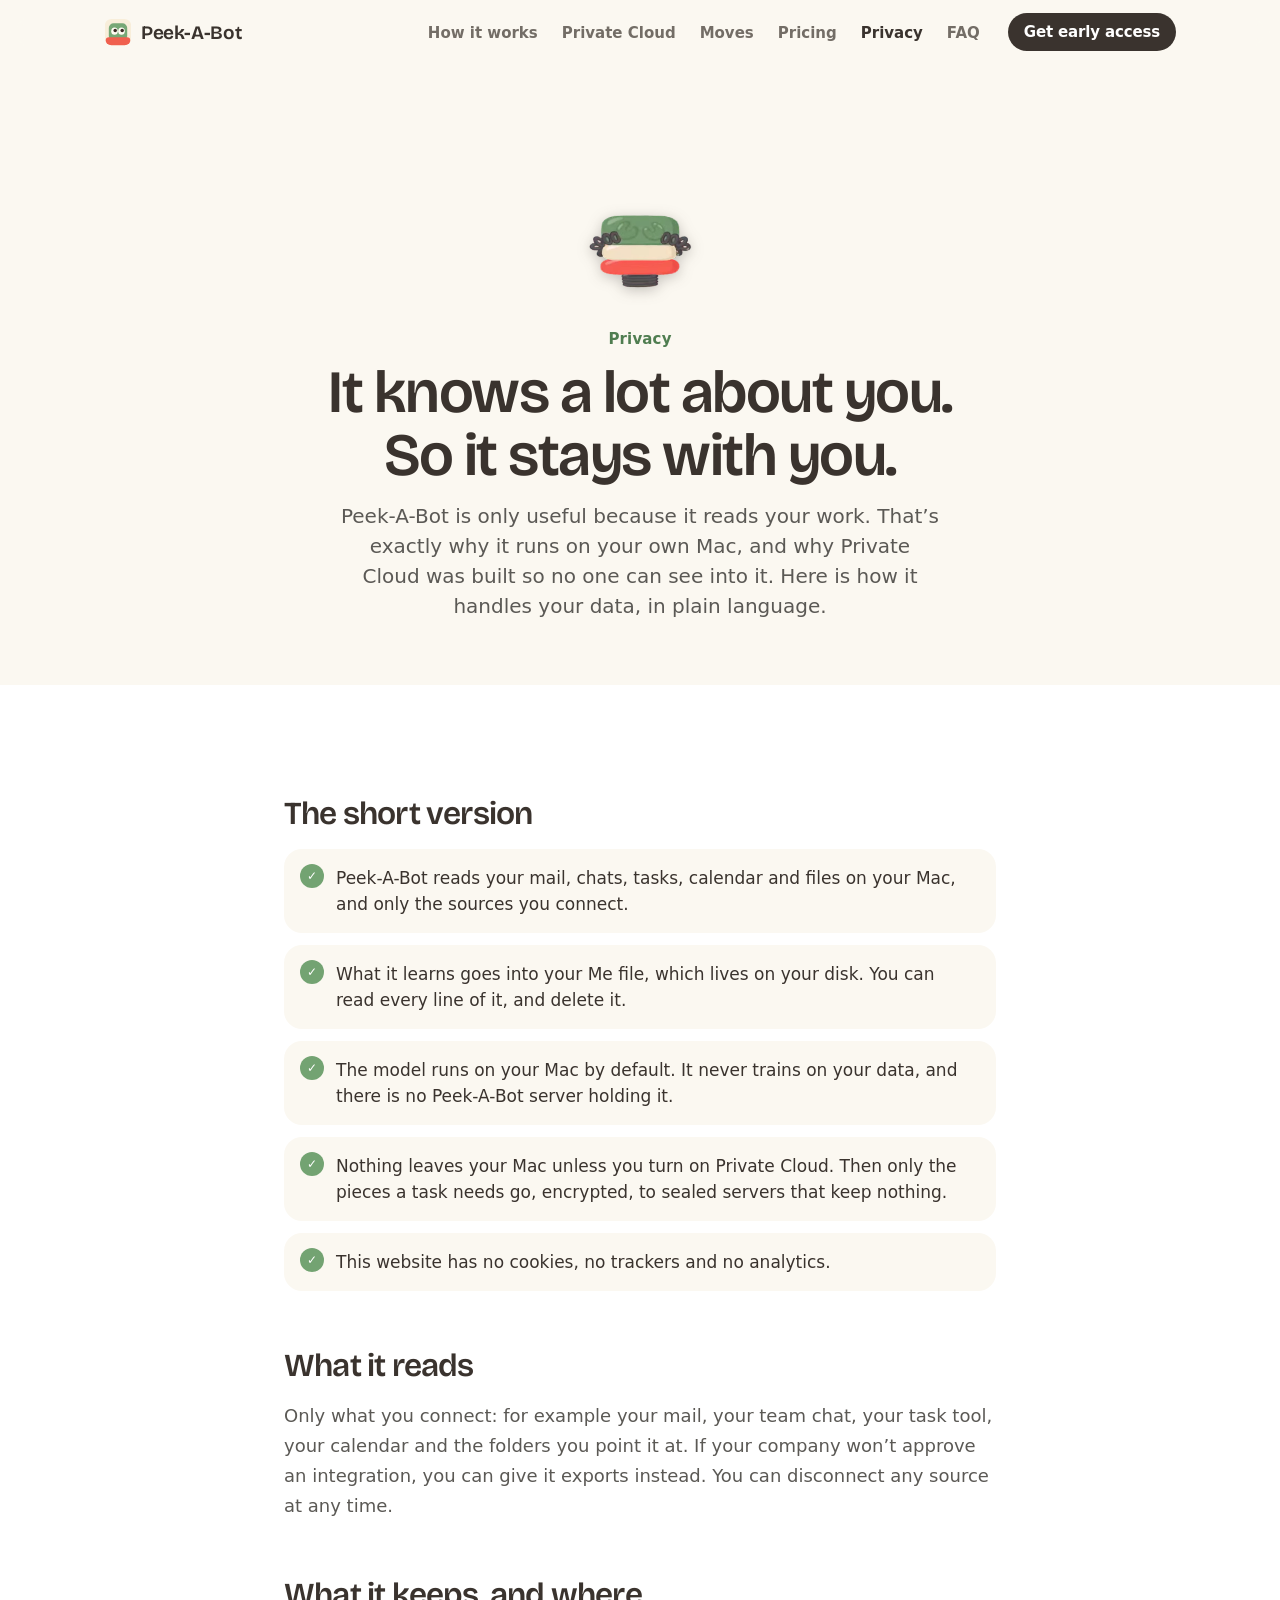
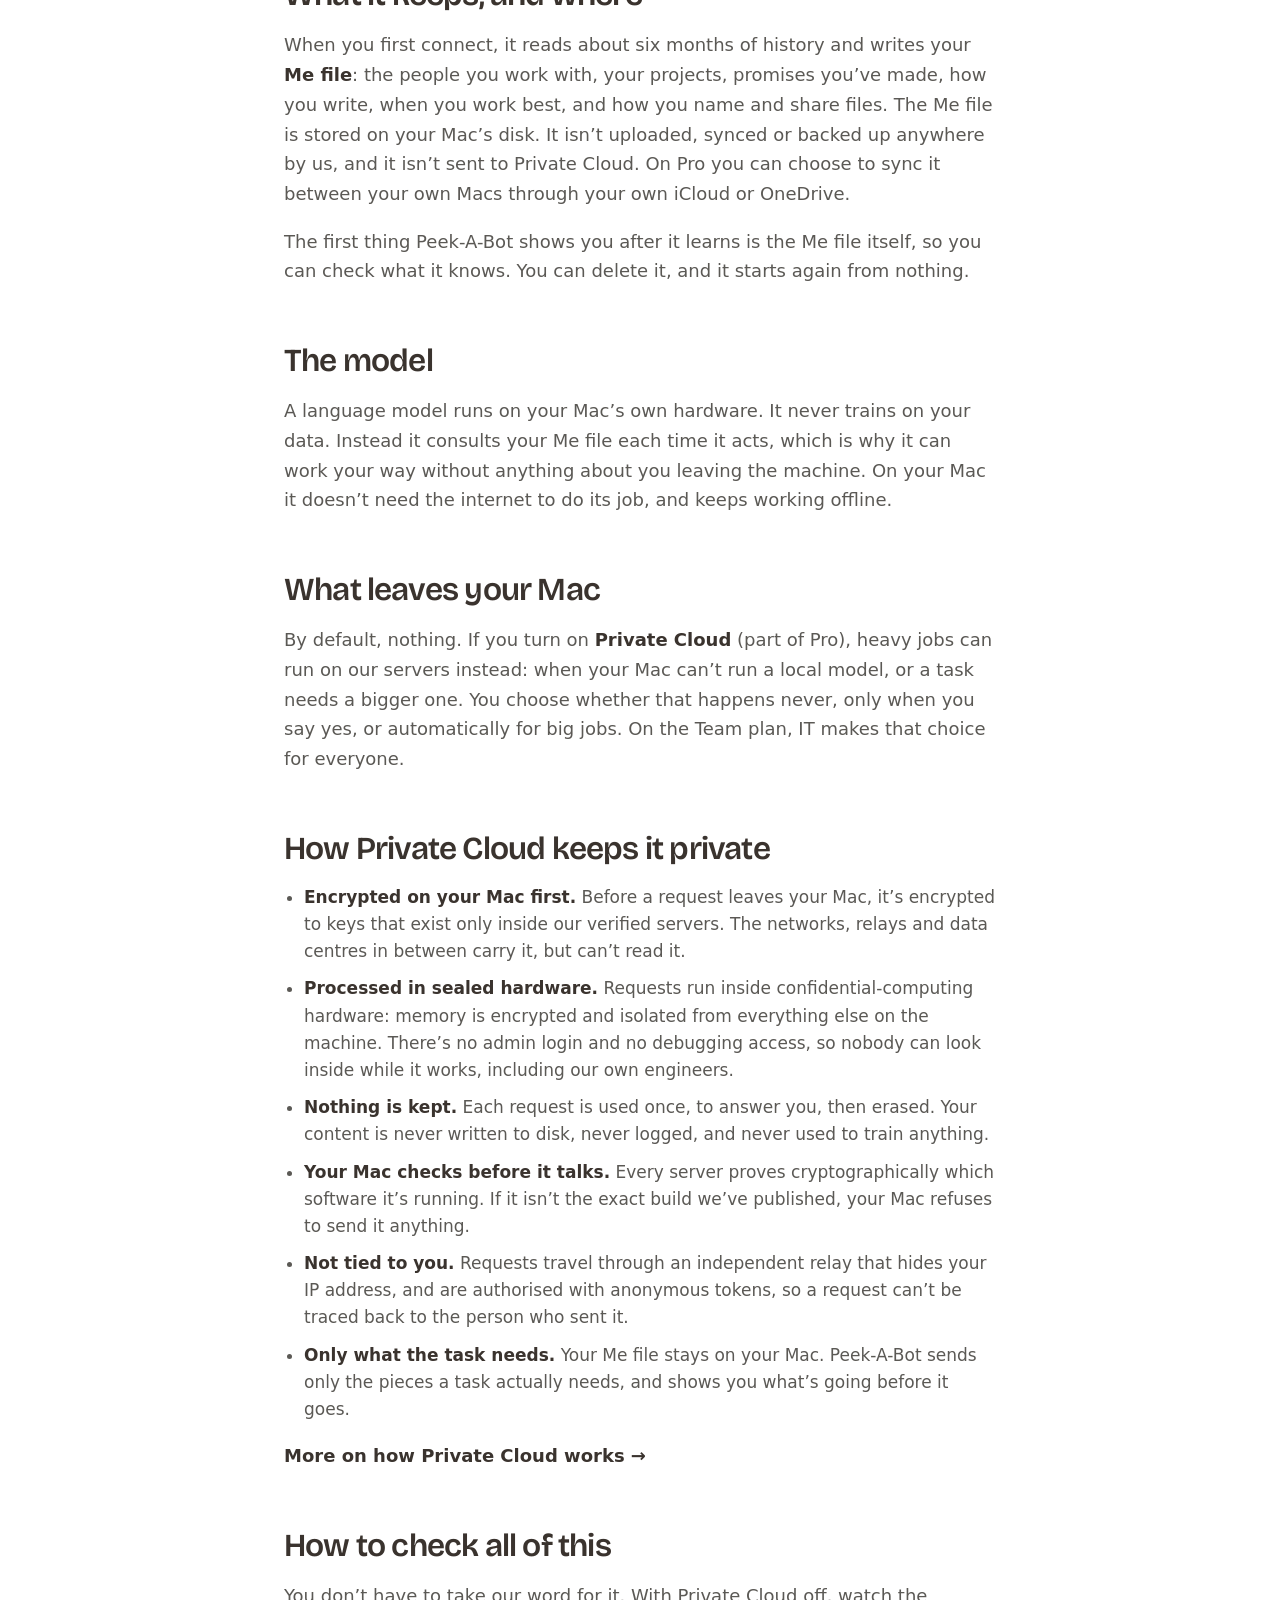
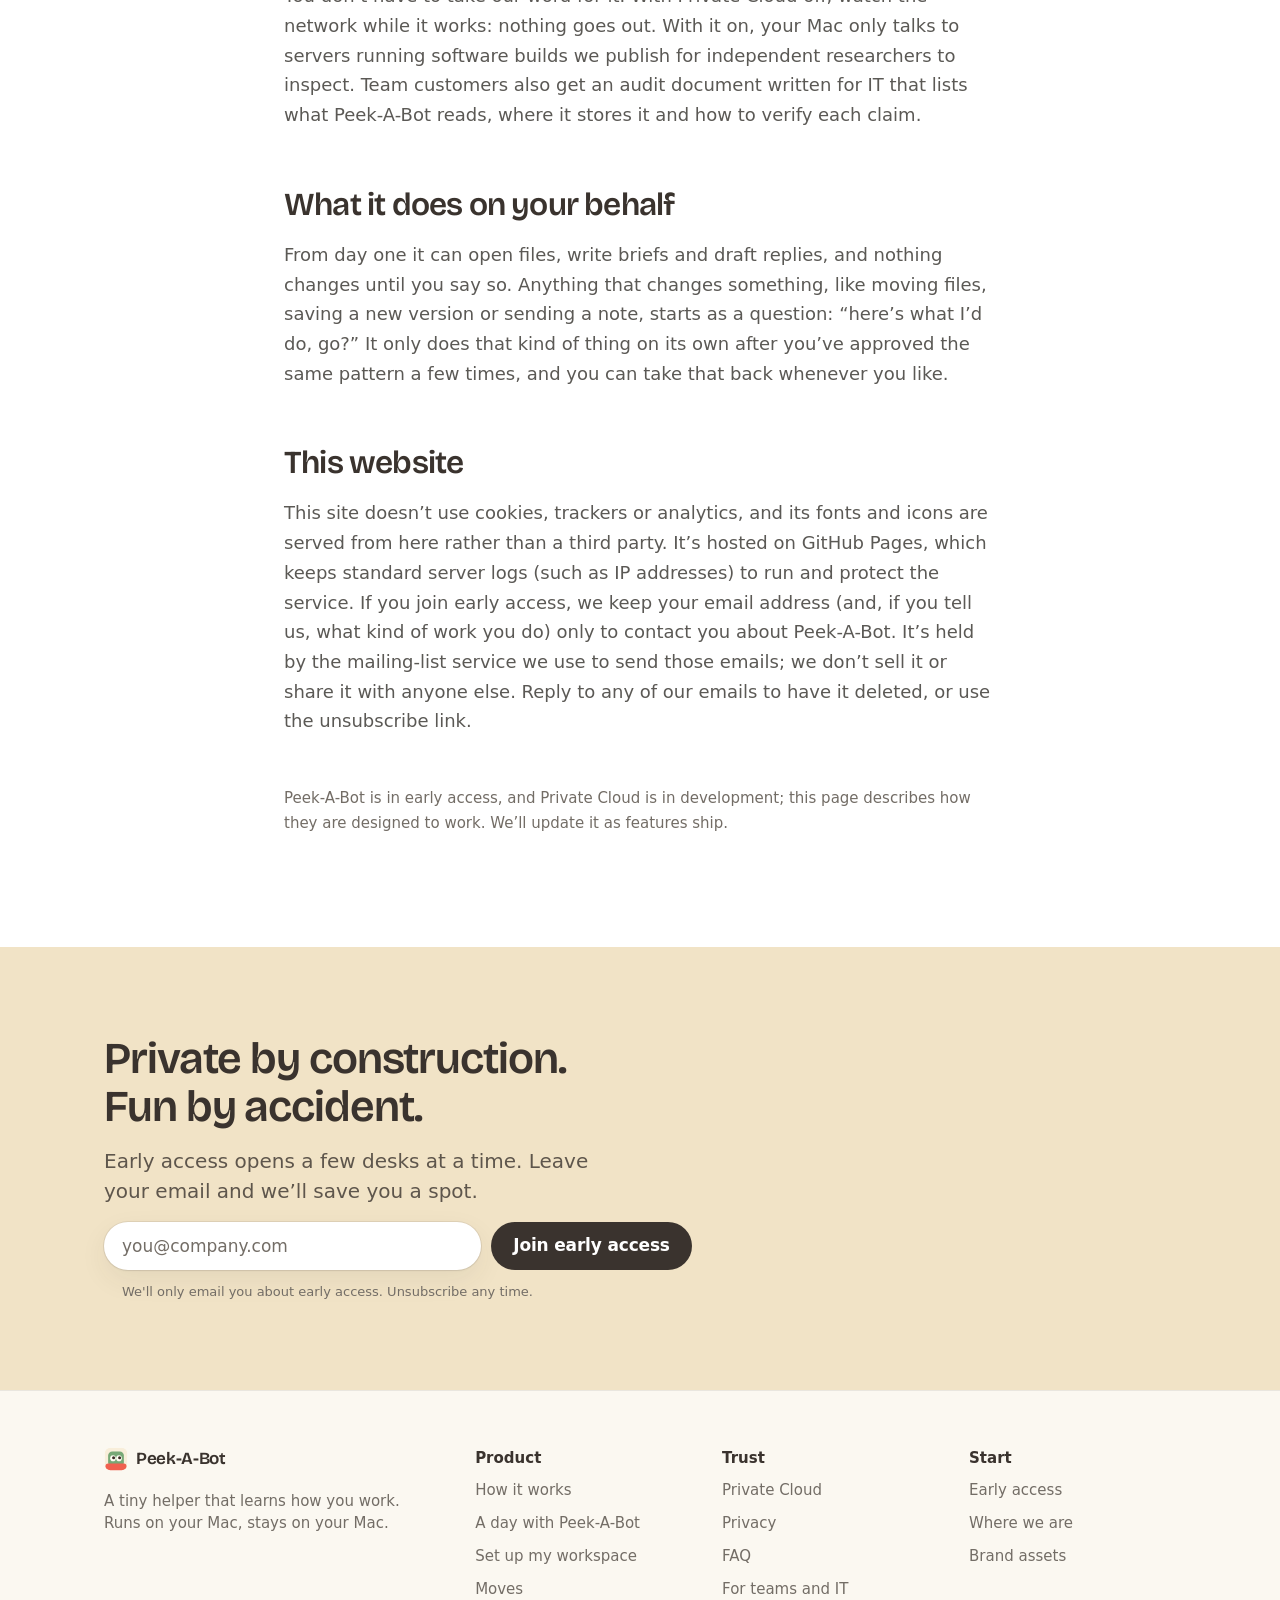
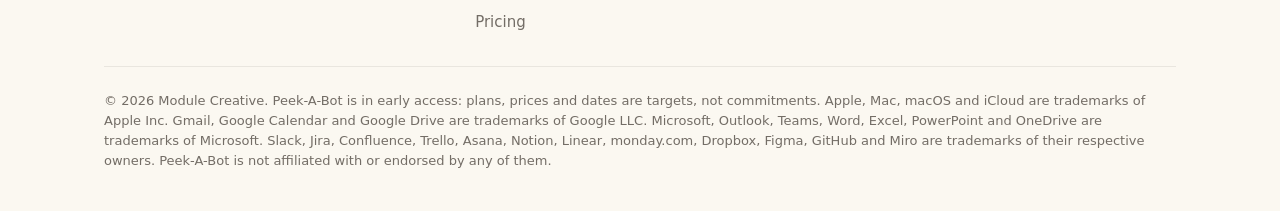
<file: privacy/index.html>
<!DOCTYPE html><html lang="en"><head><meta charset="utf-8"><meta name="viewport" content="width=device-width, initial-scale=1"><title>Privacy · Peek-A-Bot</title><meta name="description" content="How Peek-A-Bot handles your data: on your Mac by default, and in an encrypted Private Cloud that keeps nothing when you want more power. In plain language."><meta name="theme-color" content="#FBF8F1"><meta name="color-scheme" content="light"><link rel="icon" href="/favicon.ico" sizes="48x48"><link rel="icon" href="/favicon.svg" type="image/svg+xml"><link rel="apple-touch-icon" href="/apple-touch-icon.png"><meta property="og:type" content="website"><meta property="og:title" content="Privacy · Peek-A-Bot"><meta property="og:description" content="How Peek-A-Bot handles your data: on your Mac by default, and in an encrypted Private Cloud that keeps nothing when you want more power. In plain language."><meta property="og:image" content="https://peek-a-bot.com/og-image.png"><meta property="og:image:width" content="1200"><meta property="og:image:height" content="630"><meta name="twitter:card" content="summary_large_image"><script>document.documentElement.classList.add('js');</script><link rel="stylesheet" href="/_astro/Base.CYrjRaip.css"><style>.page-header[data-astro-cid-b2i3gsw2]{text-align:center;padding-bottom:64px}.inner[data-astro-cid-b2i3gsw2]{justify-items:center;gap:14px;display:grid}.bot-slot[data-astro-cid-b2i3gsw2]{--bot-size:clamp(200px, 22vw, 260px);margin-bottom:-6px}h1[data-astro-cid-b2i3gsw2]{max-width:820px;font-size:clamp(40px,5.4vw,60px);line-height:1.05}.lead[data-astro-cid-b2i3gsw2]{max-width:600px}
.prose[data-astro-cid-u6ohjolg]{gap:18px;max-width:760px;display:grid}.prose[data-astro-cid-u6ohjolg] .h2[data-astro-cid-u6ohjolg]{margin-top:40px;font-size:clamp(26px,3vw,32px)}.prose[data-astro-cid-u6ohjolg] .h2[data-astro-cid-u6ohjolg]:first-child{margin-top:0}.prose[data-astro-cid-u6ohjolg] p[data-astro-cid-u6ohjolg]{font-size:18px;line-height:1.65}.prose[data-astro-cid-u6ohjolg] strong[data-astro-cid-u6ohjolg]{color:var(--ink)}.short[data-astro-cid-u6ohjolg]{gap:12px;margin:0;padding:0;list-style:none;display:grid}.short[data-astro-cid-u6ohjolg] li[data-astro-cid-u6ohjolg]{background:var(--paper);color:var(--ink);border-radius:18px;padding:16px 18px 16px 52px;position:relative}.short[data-astro-cid-u6ohjolg] li[data-astro-cid-u6ohjolg]:before{content:"✓";background:var(--sage);width:24px;height:24px;color:var(--white);border-radius:50%;place-items:center;font-size:12px;font-weight:800;display:grid;position:absolute;top:15px;left:16px}.pc[data-astro-cid-u6ohjolg]{color:var(--body);gap:10px;margin:0;padding-left:20px;font-size:17px;line-height:1.6;display:grid}.pc[data-astro-cid-u6ohjolg] strong[data-astro-cid-u6ohjolg]{color:var(--ink)}.updated[data-astro-cid-u6ohjolg]{color:var(--muted);margin-top:32px;font-size:var(--fs-small)!important}
.cta-band[data-astro-cid-hwvj6ntz]{background:var(--cream);position:relative;overflow:hidden}.inner[data-astro-cid-hwvj6ntz]{grid-template-columns:1.3fr 1fr;align-items:end;gap:32px;padding-top:88px;display:grid}.copy[data-astro-cid-hwvj6ntz]{gap:16px;padding-bottom:88px;display:grid}.copy[data-astro-cid-hwvj6ntz] .lead[data-astro-cid-hwvj6ntz]{max-width:500px;color:var(--ink);opacity:.8}.peek[data-astro-cid-hwvj6ntz]{--bot-size:clamp(240px, 30vw, 360px);margin-bottom:calc(var(--bot-size) * -.17);justify-self:center}@media (width<=760px){.inner[data-astro-cid-hwvj6ntz]{grid-template-columns:1fr;padding-top:64px}.copy[data-astro-cid-hwvj6ntz]{padding-bottom:0}.peek[data-astro-cid-hwvj6ntz]{--bot-size:240px}}
.waitlist[data-astro-cid-lsxrvkd2]{gap:12px;width:100%;max-width:620px;display:grid}.row[data-astro-cid-lsxrvkd2]{flex-wrap:wrap;gap:10px;display:flex}.field[data-astro-cid-lsxrvkd2]{flex:200px}.field[data-astro-cid-lsxrvkd2].email{flex:2 240px}input[data-astro-cid-lsxrvkd2],select[data-astro-cid-lsxrvkd2]{width:100%;height:var(--pill-h);border-radius:var(--radius-pill);background:var(--white);box-shadow:0 0 0 1px var(--line), var(--shadow-card);color:var(--ink);font:500 var(--fs-body) / 1 var(--font-body);-webkit-appearance:none;appearance:none;border:0;padding:0 18px}select[data-astro-cid-lsxrvkd2]{color:var(--muted);background-image:url("data:image/svg+xml,%3Csvg xmlns='http://www.w3.org/2000/svg' width='12' height='8'%3E%3Cpath d='M1 1l5 5 5-5' fill='none' stroke='%23736D66' stroke-width='1.8' stroke-linecap='round'/%3E%3C/svg%3E");background-position:right 18px center;background-repeat:no-repeat;padding-right:40px}select[data-astro-cid-lsxrvkd2]:has(option:checked:not([value=""])){color:var(--ink)}input[data-astro-cid-lsxrvkd2]::placeholder{color:var(--muted)}input[data-astro-cid-lsxrvkd2]:focus-visible,select[data-astro-cid-lsxrvkd2]:focus-visible{outline:2px solid var(--sage-ink);outline-offset:2px}.pill[data-astro-cid-lsxrvkd2]{cursor:pointer;border:0;flex:none}.pill[data-astro-cid-lsxrvkd2][disabled]{opacity:.6;cursor:progress}.trap[data-astro-cid-lsxrvkd2]{opacity:0;width:1px;height:1px;position:absolute;left:-9999px}.status[data-astro-cid-lsxrvkd2]{color:var(--muted);font-size:var(--fs-caption);padding-left:18px}.status[data-astro-cid-lsxrvkd2].ok{color:var(--sage-ink);font-weight:600;font-size:var(--fs-small)}.status[data-astro-cid-lsxrvkd2].err{color:var(--coral-deep);font-weight:600}@media (width<=560px){.pill[data-astro-cid-lsxrvkd2]{flex:100%;justify-content:center}}
</style></head><body><a class="skip" href="#main">Skip to content</a><header class="nav" data-astro-cid-wpvy4v7s><div class="container nav-inner" data-astro-cid-wpvy4v7s><a class="brand" href="/" aria-label="Peek-A-Bot home" data-astro-cid-wpvy4v7s><img src="/brand/peekabot-icon-small.svg" width="28" height="28" alt="" aria-hidden="true" decoding="async"><span data-astro-cid-wpvy4v7s>Peek-A-Bot</span></a><nav class="links" aria-label="Main" data-astro-cid-wpvy4v7s><ul data-astro-cid-wpvy4v7s><li data-astro-cid-wpvy4v7s><a href="/#how" data-astro-cid-wpvy4v7s>How it works</a></li><li data-astro-cid-wpvy4v7s><a href="/private-cloud" data-astro-cid-wpvy4v7s>Private Cloud</a></li><li data-astro-cid-wpvy4v7s><a href="/moves" data-astro-cid-wpvy4v7s>Moves</a></li><li data-astro-cid-wpvy4v7s><a href="/pricing" data-astro-cid-wpvy4v7s>Pricing</a></li><li data-astro-cid-wpvy4v7s><a href="/privacy" aria-current="page" data-astro-cid-wpvy4v7s>Privacy</a></li><li data-astro-cid-wpvy4v7s><a href="/faq" data-astro-cid-wpvy4v7s>FAQ</a></li></ul></nav><a class="pill pill-primary pill-small cta" href="/early-access" data-astro-cid-wpvy4v7s>Get early access</a><details class="menu" data-astro-cid-wpvy4v7s><summary aria-label="Menu" data-astro-cid-wpvy4v7s><svg width="22" height="22" viewBox="0 0 22 22" aria-hidden="true" data-astro-cid-wpvy4v7s><path d="M3 7h16M3 15h16" stroke="currentColor" stroke-width="2" stroke-linecap="round" data-astro-cid-wpvy4v7s></path></svg></summary><div class="sheet" data-astro-cid-wpvy4v7s><a href="/#how" data-astro-cid-wpvy4v7s>How it works</a><a href="/private-cloud" data-astro-cid-wpvy4v7s>Private Cloud</a><a href="/moves" data-astro-cid-wpvy4v7s>Moves</a><a href="/pricing" data-astro-cid-wpvy4v7s>Pricing</a><a href="/privacy" aria-current="page" data-astro-cid-wpvy4v7s>Privacy</a><a href="/faq" data-astro-cid-wpvy4v7s>FAQ</a><a class="pill pill-primary" href="/early-access" data-astro-cid-wpvy4v7s>Get early access</a></div></details></div></header><main id="main"><header class="page-header" data-astro-cid-b2i3gsw2><div class="container inner" data-astro-cid-b2i3gsw2><div class="bot-slot" data-astro-cid-b2i3gsw2><button class="bot" type="button" data-bot data-intro="peekaboo" data-idle="idle" data-tap="peekaboo" aria-label="Peek-A-Bot. Click to say hi." data-astro-cid-2otl76wt><img class="still" src="/moves/neutral.png" alt="" width="480" height="480" loading="eager" data-astro-cid-2otl76wt><video data-move="peekaboo" muted playsinline preload="none" disablepictureinpicture disableremoteplayback aria-hidden="true" tabindex="-1" data-astro-cid-2otl76wt><source src="/moves/peekaboo.mov" type="video/mp4; codecs=&quot;hvc1&quot;" data-astro-cid-2otl76wt><source src="/moves/peekaboo.webm" type="video/webm" data-astro-cid-2otl76wt></video><video data-move="idle" muted playsinline preload="none" disablepictureinpicture disableremoteplayback aria-hidden="true" tabindex="-1" data-astro-cid-2otl76wt><source src="/moves/idle.mov" type="video/mp4; codecs=&quot;hvc1&quot;" data-astro-cid-2otl76wt><source src="/moves/idle.webm" type="video/webm" data-astro-cid-2otl76wt></video></button><script type="module">var e=matchMedia(`(prefers-reduced-motion: reduce)`),t=e=>new Promise(t=>setTimeout(t,e)),n=e=>(e||``).split(`,`).filter(Boolean);function r(r){let i=new Map([...r.querySelectorAll(`video[data-move]`)].map(e=>[e.dataset.move,e])),a=n(r.dataset.intro),o=n(r.dataset.tap),s=r.dataset.idle||``,c=null,l=!1,u=!1,d=!1,f=null,p=!1,m=[],h=e=>{e.preload!==`auto`&&(e.preload=`auto`,e.load())},g=e=>e.readyState>=4?Promise.resolve():new Promise(t=>e.addEventListener(`canplaythrough`,t,{once:!0}));function _(e,t=!1){let n=c;c=e,r.classList.toggle(`live`,!!e),e&&(e.classList.remove(`fade-out`),e.classList.add(`on`)),n&&n!==e&&(t?(n.classList.add(`fade-out`),setTimeout(()=>{c!==n&&(n.classList.remove(`on`,`fade-out`),n.pause())},220)):(n.classList.remove(`on`),n.pause()))}function v(e,t=!1){let n=i.get(e);if(!n)return Promise.resolve(!1);h(n);let r=p;return p=!1,new Promise(e=>{t||(f=()=>e(!0)),n.loop=t,n.muted=!0;try{n.currentTime=0}catch{}let i=()=>_(n,r);`requestVideoFrameCallback`in n?n.requestVideoFrameCallback(i):n.addEventListener(`playing`,i,{once:!0}),t||n.addEventListener(`ended`,()=>e(!0),{once:!0}),n.play().then(()=>{t&&e(!0)}).catch(()=>e(!1))})}function y(){s&&u&&!e.matches?v(s,!0):(!s||e.matches)&&_(null)}async function b(){if(!l){for(l=!0;m.length;)if(!await v(m.shift())){m.length=0;break}l=!1,y()}}function x(t,n=!1){!i.has(t)||e.matches&&!n||(m.length=0,m.push(t),l?(p=!0,f?.()):b())}async function S(){if(d||(d=!0,e.matches))return;for(let e of[...a,s])i.has(e)&&h(i.get(e));let n=i.get(a[0]||s);n&&await Promise.race([g(n),t(4e3)]),!l&&(a.length?(await t(350),m.push(...a),b()):y())}if(r.addEventListener(`click`,()=>{!l&&o.length&&x(o[Math.floor(Math.random()*o.length)],!0)}),r.addEventListener(`bot:react`,e=>x(e.detail)),new IntersectionObserver(([e])=>{u=e.isIntersecting,u&&!d?S():!l&&d&&(u?c?.loop?c.play().catch(()=>{}):y():c?.pause())},{rootMargin:`200px 0px`}).observe(r),`lazy`in r.dataset||S(),new URLSearchParams(location.search).has(`debug`)){let e=document.createElement(`pre`);e.style.cssText=`position:absolute;left:100%;top:30%;margin:0 0 0 8px;font:11px/1.4 ui-monospace,monospace;text-align:left;color:#3A332E;white-space:pre;z-index:5`,r.after(e),setInterval(()=>{e.textContent=[...i].map(([e,t])=>`${t.classList.contains(`on`)?`▶`:` `} ${e.padEnd(9)} ${t.currentTime.toFixed(2)}s ${t.paused?`paused`:`playing`}${t.ended?` ended`:``} rs=${t.readyState} ${(t.currentSrc||``).split(`.`).pop()}`).join(`
`)+`\nrunning=${l} onScreen=${u} live=${r.classList.contains(`live`)}`},200)}}document.querySelectorAll(`[data-bot]`).forEach(r);</script></div><p class="eyebrow" data-astro-cid-b2i3gsw2>Privacy</p><h1 data-astro-cid-b2i3gsw2>It knows a lot about you. <br>So it stays with you.</h1><div class="lead" data-astro-cid-b2i3gsw2>
    Peek-A-Bot is only useful because it reads your work. That’s exactly why it runs on your own Mac, and why
    Private Cloud was built so no one can see into it. Here is how it handles your data, in plain language.
  </div></div></header><section class="section white" data-astro-cid-u6ohjolg><div class="container prose" data-astro-cid-u6ohjolg><h2 class="h2" id="short" data-astro-cid-u6ohjolg>The short version</h2><ul class="short" data-astro-cid-u6ohjolg><li data-astro-cid-u6ohjolg>Peek-A-Bot reads your mail, chats, tasks, calendar and files on your Mac, and only the sources you connect.</li><li data-astro-cid-u6ohjolg>What it learns goes into your Me file, which lives on your disk. You can read every line of it, and delete it.</li><li data-astro-cid-u6ohjolg>The model runs on your Mac by default. It never trains on your data, and there is no Peek-A-Bot server holding it.</li><li data-astro-cid-u6ohjolg>Nothing leaves your Mac unless you turn on Private Cloud. Then only the pieces a task needs go, encrypted, to sealed servers that keep nothing.</li><li data-astro-cid-u6ohjolg>This website has no cookies, no trackers and no analytics.</li></ul><h2 class="h2" id="reads" data-astro-cid-u6ohjolg>What it reads</h2><p data-astro-cid-u6ohjolg>Only what you connect: for example your mail, your team chat, your task tool, your calendar and the folders you point it at. If your company won’t approve an integration, you can give it exports instead. You can disconnect any source at any time.</p><h2 class="h2" id="stores" data-astro-cid-u6ohjolg>What it keeps, and where</h2><p data-astro-cid-u6ohjolg>When you first connect, it reads about six months of history and writes your <strong data-astro-cid-u6ohjolg>Me file</strong>: the people you work with, your projects, promises you’ve made, how you write, when you work best, and how you name and share files. The Me file is stored on your Mac’s disk. It isn’t uploaded, synced or backed up anywhere by us, and it isn’t sent to Private Cloud. On Pro you can choose to sync it between your own Macs through your own iCloud or OneDrive.</p><p data-astro-cid-u6ohjolg>The first thing Peek-A-Bot shows you after it learns is the Me file itself, so you can check what it knows. You can delete it, and it starts again from nothing.</p><h2 class="h2" id="model" data-astro-cid-u6ohjolg>The model</h2><p data-astro-cid-u6ohjolg>A language model runs on your Mac’s own hardware. It never trains on your data. Instead it consults your Me file each time it acts, which is why it can work your way without anything about you leaving the machine. On your Mac it doesn’t need the internet to do its job, and keeps working offline.</p><h2 class="h2" id="leaves" data-astro-cid-u6ohjolg>What leaves your Mac</h2><p data-astro-cid-u6ohjolg>By default, nothing. If you turn on <strong data-astro-cid-u6ohjolg>Private Cloud</strong> (part of Pro), heavy jobs can run on our servers instead: when your Mac can’t run a local model, or a task needs a bigger one. You choose whether that happens never, only when you say yes, or automatically for big jobs. On the Team plan, IT makes that choice for everyone.</p><h2 class="h2" id="private-cloud" data-astro-cid-u6ohjolg>How Private Cloud keeps it private</h2><ul class="pc" data-astro-cid-u6ohjolg><li data-astro-cid-u6ohjolg><strong data-astro-cid-u6ohjolg>Encrypted on your Mac first.</strong> Before a request leaves your Mac, it’s encrypted to keys that exist only inside our verified servers. The networks, relays and data centres in between carry it, but can’t read it.</li><li data-astro-cid-u6ohjolg><strong data-astro-cid-u6ohjolg>Processed in sealed hardware.</strong> Requests run inside confidential-computing hardware: memory is encrypted and isolated from everything else on the machine. There’s no admin login and no debugging access, so nobody can look inside while it works, including our own engineers.</li><li data-astro-cid-u6ohjolg><strong data-astro-cid-u6ohjolg>Nothing is kept.</strong> Each request is used once, to answer you, then erased. Your content is never written to disk, never logged, and never used to train anything.</li><li data-astro-cid-u6ohjolg><strong data-astro-cid-u6ohjolg>Your Mac checks before it talks.</strong> Every server proves cryptographically which software it’s running. If it isn’t the exact build we’ve published, your Mac refuses to send it anything.</li><li data-astro-cid-u6ohjolg><strong data-astro-cid-u6ohjolg>Not tied to you.</strong> Requests travel through an independent relay that hides your IP address, and are authorised with anonymous tokens, so a request can’t be traced back to the person who sent it.</li><li data-astro-cid-u6ohjolg><strong data-astro-cid-u6ohjolg>Only what the task needs.</strong> Your Me file stays on your Mac. Peek-A-Bot sends only the pieces a task actually needs, and shows you what’s going before it goes.</li></ul><p data-astro-cid-u6ohjolg><a class="arrow-link" href="/private-cloud" data-astro-cid-u6ohjolg>More on how Private Cloud works</a></p><h2 class="h2" id="verify" data-astro-cid-u6ohjolg>How to check all of this</h2><p data-astro-cid-u6ohjolg>You don’t have to take our word for it. With Private Cloud off, watch the network while it works: nothing goes out. With it on, your Mac only talks to servers running software builds we publish for independent researchers to inspect. Team customers also get an audit document written for IT that lists what Peek-A-Bot reads, where it stores it and how to verify each claim.</p><h2 class="h2" id="actions" data-astro-cid-u6ohjolg>What it does on your behalf</h2><p data-astro-cid-u6ohjolg>From day one it can open files, write briefs and draft replies, and nothing changes until you say so. Anything that changes something, like moving files, saving a new version or sending a note, starts as a question: “here’s what I’d do, go?” It only does that kind of thing on its own after you’ve approved the same pattern a few times, and you can take that back whenever you like.</p><h2 class="h2" id="website" data-astro-cid-u6ohjolg>This website</h2><p data-astro-cid-u6ohjolg>This site doesn’t use cookies, trackers or analytics, and its fonts and icons are served from here rather than a third party. It’s hosted on GitHub Pages, which keeps standard server logs (such as IP addresses) to run and protect the service. If you join early access, we keep your email address (and, if you tell us, what kind of work you do) only to contact you about Peek-A-Bot. It’s held by the mailing-list service we use to send those emails; we don’t sell it or share it with anyone else. Reply to any of our emails to have it deleted, or use the unsubscribe link.</p><p class="updated" data-astro-cid-u6ohjolg>Peek-A-Bot is in early access, and Private Cloud is in development; this page describes how they are designed to work. We’ll update it as features ship.</p></div></section><section class="cta-band" data-no-corner data-astro-cid-hwvj6ntz><div class="container inner" data-astro-cid-hwvj6ntz><div class="copy" data-reveal data-astro-cid-hwvj6ntz><h2 class="h2" data-astro-cid-hwvj6ntz>Private by construction. Fun by accident.</h2><p class="lead" data-astro-cid-hwvj6ntz>Early access opens a few desks at a time. Leave your email and we’ll save you a spot.</p><form class="waitlist compact" id="waitlist-band" action="/early-access" method="post" data-waitlist data-endpoint data-astro-cid-lsxrvkd2><div class="row" data-astro-cid-lsxrvkd2><label class="field email" data-astro-cid-lsxrvkd2><span class="visually-hidden" data-astro-cid-lsxrvkd2>Email</span><input type="email" name="email" required autocomplete="email" placeholder="you@company.com" data-astro-cid-lsxrvkd2></label><button class="pill pill-primary" type="submit" data-astro-cid-lsxrvkd2>Join early access</button></div><input class="trap" type="text" name="_gotcha" tabindex="-1" autocomplete="off" aria-hidden="true" data-astro-cid-lsxrvkd2><input type="hidden" name="source" value="peekabot-site" data-astro-cid-lsxrvkd2><p class="status" role="status" aria-live="polite" data-astro-cid-lsxrvkd2>We'll only email you about early access. Unsubscribe any time.</p></form><script type="module">for(let e of document.querySelectorAll(`form[data-waitlist]`)){let t=e.querySelector(`.status`),n=e.querySelector(`button[type=submit]`),r=(e,n=``)=>{t.textContent=e,t.className=`status ${n}`};e.addEventListener(`submit`,async t=>{t.preventDefault();let i=e.dataset.endpoint;if(!i)r(`Sign-ups open very soon. Please check back in a few days.`,`err`),console.warn(`[waitlist] PUBLIC_WAITLIST_ENDPOINT is not set; see Website/README.md`);else{n.disabled=!0,r(`Saving your spot…`);try{let t=await fetch(i,{method:`POST`,body:new FormData(e),headers:{Accept:`application/json`}});if(!t.ok)throw Error(String(t.status));e.reset(),r(`You’re on the list. We’ll be in touch when your Mac’s spot opens up.`,`ok`),e.dispatchEvent(new CustomEvent(`waitlist:joined`,{bubbles:!0}))}catch{r(`That didn’t go through. Check the address and try again?`,`err`)}finally{n.disabled=!1}}})}</script></div><div class="peek" data-astro-cid-hwvj6ntz><button class="bot" type="button" data-bot data-intro="pop" data-idle="idle" data-tap="peekaboo,wave,celebrate" data-lazy aria-label="Peek-A-Bot. Click to play." data-astro-cid-2otl76wt><img class="still" src="/moves/neutral.png" alt="" width="480" height="480" loading="lazy" data-astro-cid-2otl76wt><video data-move="pop" muted playsinline preload="none" disablepictureinpicture disableremoteplayback aria-hidden="true" tabindex="-1" data-astro-cid-2otl76wt><source src="/moves/pop.mov" type="video/mp4; codecs=&quot;hvc1&quot;" data-astro-cid-2otl76wt><source src="/moves/pop.webm" type="video/webm" data-astro-cid-2otl76wt></video><video data-move="idle" muted playsinline preload="none" disablepictureinpicture disableremoteplayback aria-hidden="true" tabindex="-1" data-astro-cid-2otl76wt><source src="/moves/idle.mov" type="video/mp4; codecs=&quot;hvc1&quot;" data-astro-cid-2otl76wt><source src="/moves/idle.webm" type="video/webm" data-astro-cid-2otl76wt></video><video data-move="peekaboo" muted playsinline preload="none" disablepictureinpicture disableremoteplayback aria-hidden="true" tabindex="-1" data-astro-cid-2otl76wt><source src="/moves/peekaboo.mov" type="video/mp4; codecs=&quot;hvc1&quot;" data-astro-cid-2otl76wt><source src="/moves/peekaboo.webm" type="video/webm" data-astro-cid-2otl76wt></video><video data-move="wave" muted playsinline preload="none" disablepictureinpicture disableremoteplayback aria-hidden="true" tabindex="-1" data-astro-cid-2otl76wt><source src="/moves/wave.mov" type="video/mp4; codecs=&quot;hvc1&quot;" data-astro-cid-2otl76wt><source src="/moves/wave.webm" type="video/webm" data-astro-cid-2otl76wt></video><video data-move="celebrate" muted playsinline preload="none" disablepictureinpicture disableremoteplayback aria-hidden="true" tabindex="-1" data-astro-cid-2otl76wt><source src="/moves/celebrate.mov" type="video/mp4; codecs=&quot;hvc1&quot;" data-astro-cid-2otl76wt><source src="/moves/celebrate.webm" type="video/webm" data-astro-cid-2otl76wt></video></button></div></div></section></main><footer class="footer" data-astro-cid-jo6i4kqk><div class="container footer-inner" data-astro-cid-jo6i4kqk><div class="brand-block" data-astro-cid-jo6i4kqk><a class="brand" href="/" aria-label="Peek-A-Bot home" data-astro-cid-jo6i4kqk><img src="/brand/peekabot-icon-small.svg" width="24" height="24" alt="" aria-hidden="true" decoding="async"><span data-astro-cid-jo6i4kqk>Peek-A-Bot</span></a><p data-astro-cid-jo6i4kqk>A tiny helper that learns how you work.<br data-astro-cid-jo6i4kqk>Runs on your Mac, stays on your Mac.</p></div><nav aria-label="Product" data-astro-cid-jo6i4kqk><p class="col-title" data-astro-cid-jo6i4kqk>Product</p><a href="/#how" data-astro-cid-jo6i4kqk>How it works</a><a href="/#day" data-astro-cid-jo6i4kqk>A day with Peek-A-Bot</a><a href="/#setup" data-astro-cid-jo6i4kqk>Set up my workspace</a><a href="/moves" data-astro-cid-jo6i4kqk>Moves</a><a href="/pricing" data-astro-cid-jo6i4kqk>Pricing</a></nav><nav aria-label="Trust" data-astro-cid-jo6i4kqk><p class="col-title" data-astro-cid-jo6i4kqk>Trust</p><a href="/private-cloud" data-astro-cid-jo6i4kqk>Private Cloud</a><a href="/privacy" data-astro-cid-jo6i4kqk>Privacy</a><a href="/faq" data-astro-cid-jo6i4kqk>FAQ</a><a href="/pricing#teams" data-astro-cid-jo6i4kqk>For teams and IT</a></nav><nav aria-label="Start" data-astro-cid-jo6i4kqk><p class="col-title" data-astro-cid-jo6i4kqk>Start</p><a href="/early-access" data-astro-cid-jo6i4kqk>Early access</a><a href="/early-access#roadmap" data-astro-cid-jo6i4kqk>Where we are</a><a href="/brand" data-astro-cid-jo6i4kqk>Brand assets</a></nav><p class="fine" data-astro-cid-jo6i4kqk>© 2026 Module Creative. Peek-A-Bot is in early access: plans, prices and dates are targets, not commitments. Apple, Mac, macOS and iCloud are trademarks of Apple Inc. Gmail, Google Calendar and Google Drive are trademarks of Google LLC. Microsoft, Outlook, Teams, Word, Excel, PowerPoint and OneDrive are trademarks of Microsoft. Slack, Jira, Confluence, Trello, Asana, Notion, Linear, monday.com, Dropbox, Figma, GitHub and Miro are trademarks of their respective owners. Peek-A-Bot is not affiliated with or endorsed by any of them.</p></div></footer><aside class="corner away" data-corner hidden aria-label="Peek-A-Bot" data-astro-cid-txmckc3b><button class="bot" type="button" data-bot data-intro="peek" data-idle="idle" data-tap="wave,peek,peekaboo,pop,celebrate,stretch" data-lazy aria-label="Peek-A-Bot. Click for a surprise." data-astro-cid-2otl76wt><img class="still" src="/moves/neutral.png" alt="" width="480" height="480" loading="lazy" data-astro-cid-2otl76wt><video data-move="peek" muted playsinline preload="none" disablepictureinpicture disableremoteplayback aria-hidden="true" tabindex="-1" data-astro-cid-2otl76wt><source src="/moves/peek.mov" type="video/mp4; codecs=&quot;hvc1&quot;" data-astro-cid-2otl76wt><source src="/moves/peek.webm" type="video/webm" data-astro-cid-2otl76wt></video><video data-move="idle" muted playsinline preload="none" disablepictureinpicture disableremoteplayback aria-hidden="true" tabindex="-1" data-astro-cid-2otl76wt><source src="/moves/idle.mov" type="video/mp4; codecs=&quot;hvc1&quot;" data-astro-cid-2otl76wt><source src="/moves/idle.webm" type="video/webm" data-astro-cid-2otl76wt></video><video data-move="wave" muted playsinline preload="none" disablepictureinpicture disableremoteplayback aria-hidden="true" tabindex="-1" data-astro-cid-2otl76wt><source src="/moves/wave.mov" type="video/mp4; codecs=&quot;hvc1&quot;" data-astro-cid-2otl76wt><source src="/moves/wave.webm" type="video/webm" data-astro-cid-2otl76wt></video><video data-move="peekaboo" muted playsinline preload="none" disablepictureinpicture disableremoteplayback aria-hidden="true" tabindex="-1" data-astro-cid-2otl76wt><source src="/moves/peekaboo.mov" type="video/mp4; codecs=&quot;hvc1&quot;" data-astro-cid-2otl76wt><source src="/moves/peekaboo.webm" type="video/webm" data-astro-cid-2otl76wt></video><video data-move="pop" muted playsinline preload="none" disablepictureinpicture disableremoteplayback aria-hidden="true" tabindex="-1" data-astro-cid-2otl76wt><source src="/moves/pop.mov" type="video/mp4; codecs=&quot;hvc1&quot;" data-astro-cid-2otl76wt><source src="/moves/pop.webm" type="video/webm" data-astro-cid-2otl76wt></video><video data-move="celebrate" muted playsinline preload="none" disablepictureinpicture disableremoteplayback aria-hidden="true" tabindex="-1" data-astro-cid-2otl76wt><source src="/moves/celebrate.mov" type="video/mp4; codecs=&quot;hvc1&quot;" data-astro-cid-2otl76wt><source src="/moves/celebrate.webm" type="video/webm" data-astro-cid-2otl76wt></video><video data-move="stretch" muted playsinline preload="none" disablepictureinpicture disableremoteplayback aria-hidden="true" tabindex="-1" data-astro-cid-2otl76wt><source src="/moves/stretch.mov" type="video/mp4; codecs=&quot;hvc1&quot;" data-astro-cid-2otl76wt><source src="/moves/stretch.webm" type="video/webm" data-astro-cid-2otl76wt></video><video data-move="hydrate" muted playsinline preload="none" disablepictureinpicture disableremoteplayback aria-hidden="true" tabindex="-1" data-astro-cid-2otl76wt><source src="/moves/hydrate.mov" type="video/mp4; codecs=&quot;hvc1&quot;" data-astro-cid-2otl76wt><source src="/moves/hydrate.webm" type="video/webm" data-astro-cid-2otl76wt></video><video data-move="break" muted playsinline preload="none" disablepictureinpicture disableremoteplayback aria-hidden="true" tabindex="-1" data-astro-cid-2otl76wt><source src="/moves/break.mov" type="video/mp4; codecs=&quot;hvc1&quot;" data-astro-cid-2otl76wt><source src="/moves/break.webm" type="video/webm" data-astro-cid-2otl76wt></video><video data-move="message" muted playsinline preload="none" disablepictureinpicture disableremoteplayback aria-hidden="true" tabindex="-1" data-astro-cid-2otl76wt><source src="/moves/message.mov" type="video/mp4; codecs=&quot;hvc1&quot;" data-astro-cid-2otl76wt><source src="/moves/message.webm" type="video/webm" data-astro-cid-2otl76wt></video><video data-move="think" muted playsinline preload="none" disablepictureinpicture disableremoteplayback aria-hidden="true" tabindex="-1" data-astro-cid-2otl76wt><source src="/moves/think.mov" type="video/mp4; codecs=&quot;hvc1&quot;" data-astro-cid-2otl76wt><source src="/moves/think.webm" type="video/webm" data-astro-cid-2otl76wt></video><video data-move="working" muted playsinline preload="none" disablepictureinpicture disableremoteplayback aria-hidden="true" tabindex="-1" data-astro-cid-2otl76wt><source src="/moves/working.mov" type="video/mp4; codecs=&quot;hvc1&quot;" data-astro-cid-2otl76wt><source src="/moves/working.webm" type="video/webm" data-astro-cid-2otl76wt></video><video data-move="confused" muted playsinline preload="none" disablepictureinpicture disableremoteplayback aria-hidden="true" tabindex="-1" data-astro-cid-2otl76wt><source src="/moves/confused.mov" type="video/mp4; codecs=&quot;hvc1&quot;" data-astro-cid-2otl76wt><source src="/moves/confused.webm" type="video/webm" data-astro-cid-2otl76wt></video><video data-move="snooze" muted playsinline preload="none" disablepictureinpicture disableremoteplayback aria-hidden="true" tabindex="-1" data-astro-cid-2otl76wt><source src="/moves/snooze.mov" type="video/mp4; codecs=&quot;hvc1&quot;" data-astro-cid-2otl76wt><source src="/moves/snooze.webm" type="video/webm" data-astro-cid-2otl76wt></video></button><button class="dismiss" type="button" aria-label="Hide Peek-A-Bot for now" data-astro-cid-txmckc3b><svg width="10" height="10" viewBox="0 0 10 10" aria-hidden="true" data-astro-cid-txmckc3b><path d="M1 1l8 8M9 1L1 9" stroke="currentColor" stroke-width="1.8" stroke-linecap="round" data-astro-cid-txmckc3b></path></svg></button></aside><script type="module">var e=document.querySelector(`[data-corner]`);if(e&&matchMedia(`(min-width: 721px)`).matches){let t=e.querySelector(`[data-bot]`),n=!1;try{n=sessionStorage.getItem(`peekabot-corner`)===`off`}catch{}let r=new Set,i=!1,a,o=()=>{let t=i&&!n&&r.size===0;clearTimeout(a),t?(e.hidden=!1,requestAnimationFrame(()=>e.classList.remove(`away`))):(e.classList.add(`away`),a=setTimeout(()=>{e.hidden=!0},520))},s=new IntersectionObserver(e=>{for(let t of e)t.isIntersecting?r.add(t.target):r.delete(t.target),t.target.matches(c)&&!t.isIntersecting&&(i=!0);o()}),c=`.hero [data-bot], .page-header [data-bot]`,l=document.querySelector(c);l?s.observe(l):i=!0,document.querySelectorAll(`[data-no-corner]`).forEach(e=>s.observe(e)),o();let u=new WeakSet,d=new IntersectionObserver(n=>{for(let r of n)!r.isIntersecting||u.has(r.target)||e.hidden||(u.add(r.target),t.dispatchEvent(new CustomEvent(`bot:react`,{detail:r.target.dataset.react})))},{threshold:.55});document.querySelectorAll(`[data-react]`).forEach(e=>d.observe(e)),e.querySelector(`.dismiss`).addEventListener(`click`,()=>{n=!0;try{sessionStorage.setItem(`peekabot-corner`,`off`)}catch{}o()})}</script><script type="module">var e=new IntersectionObserver(t=>{for(let n of t)n.isIntersecting&&(n.target.classList.add(`in`),e.unobserve(n.target))},{rootMargin:`0px 0px -8% 0px`});document.querySelectorAll(`[data-reveal]`).forEach(t=>e.observe(t));</script></body></html>
</file>
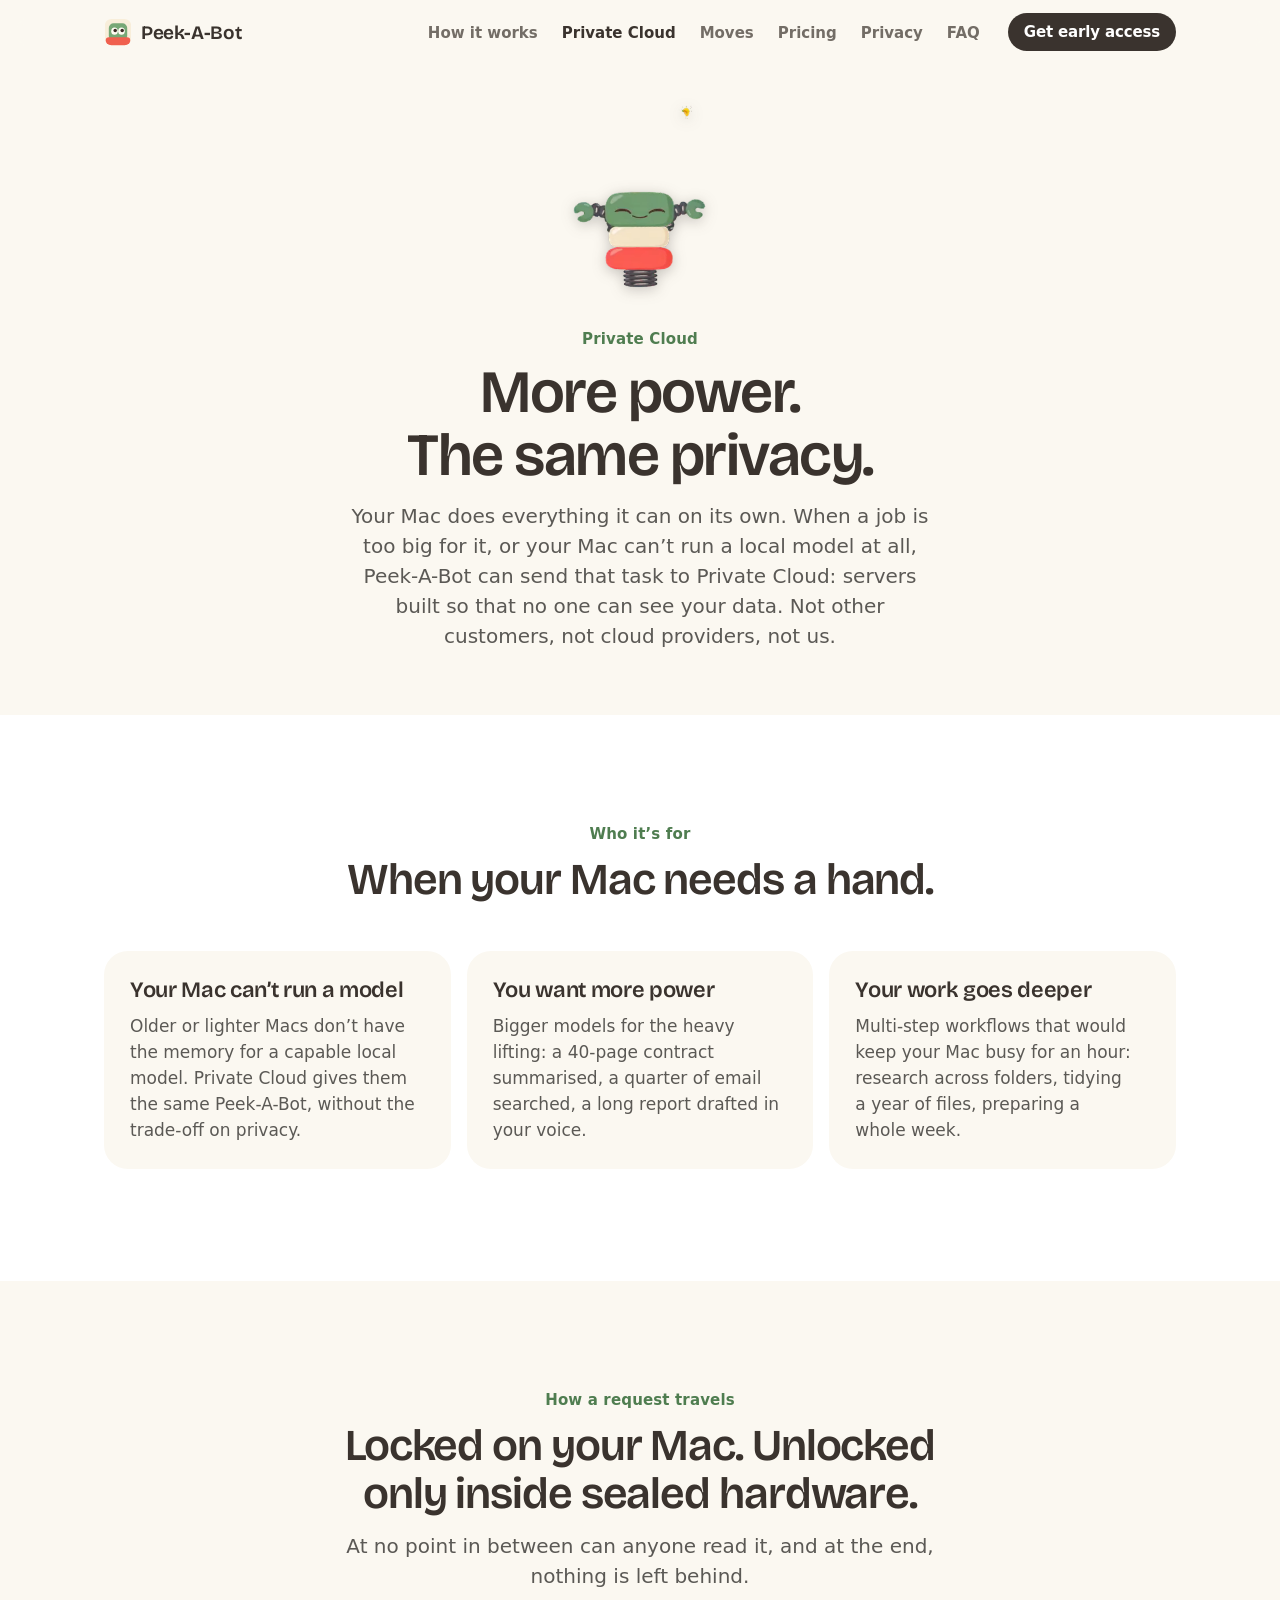
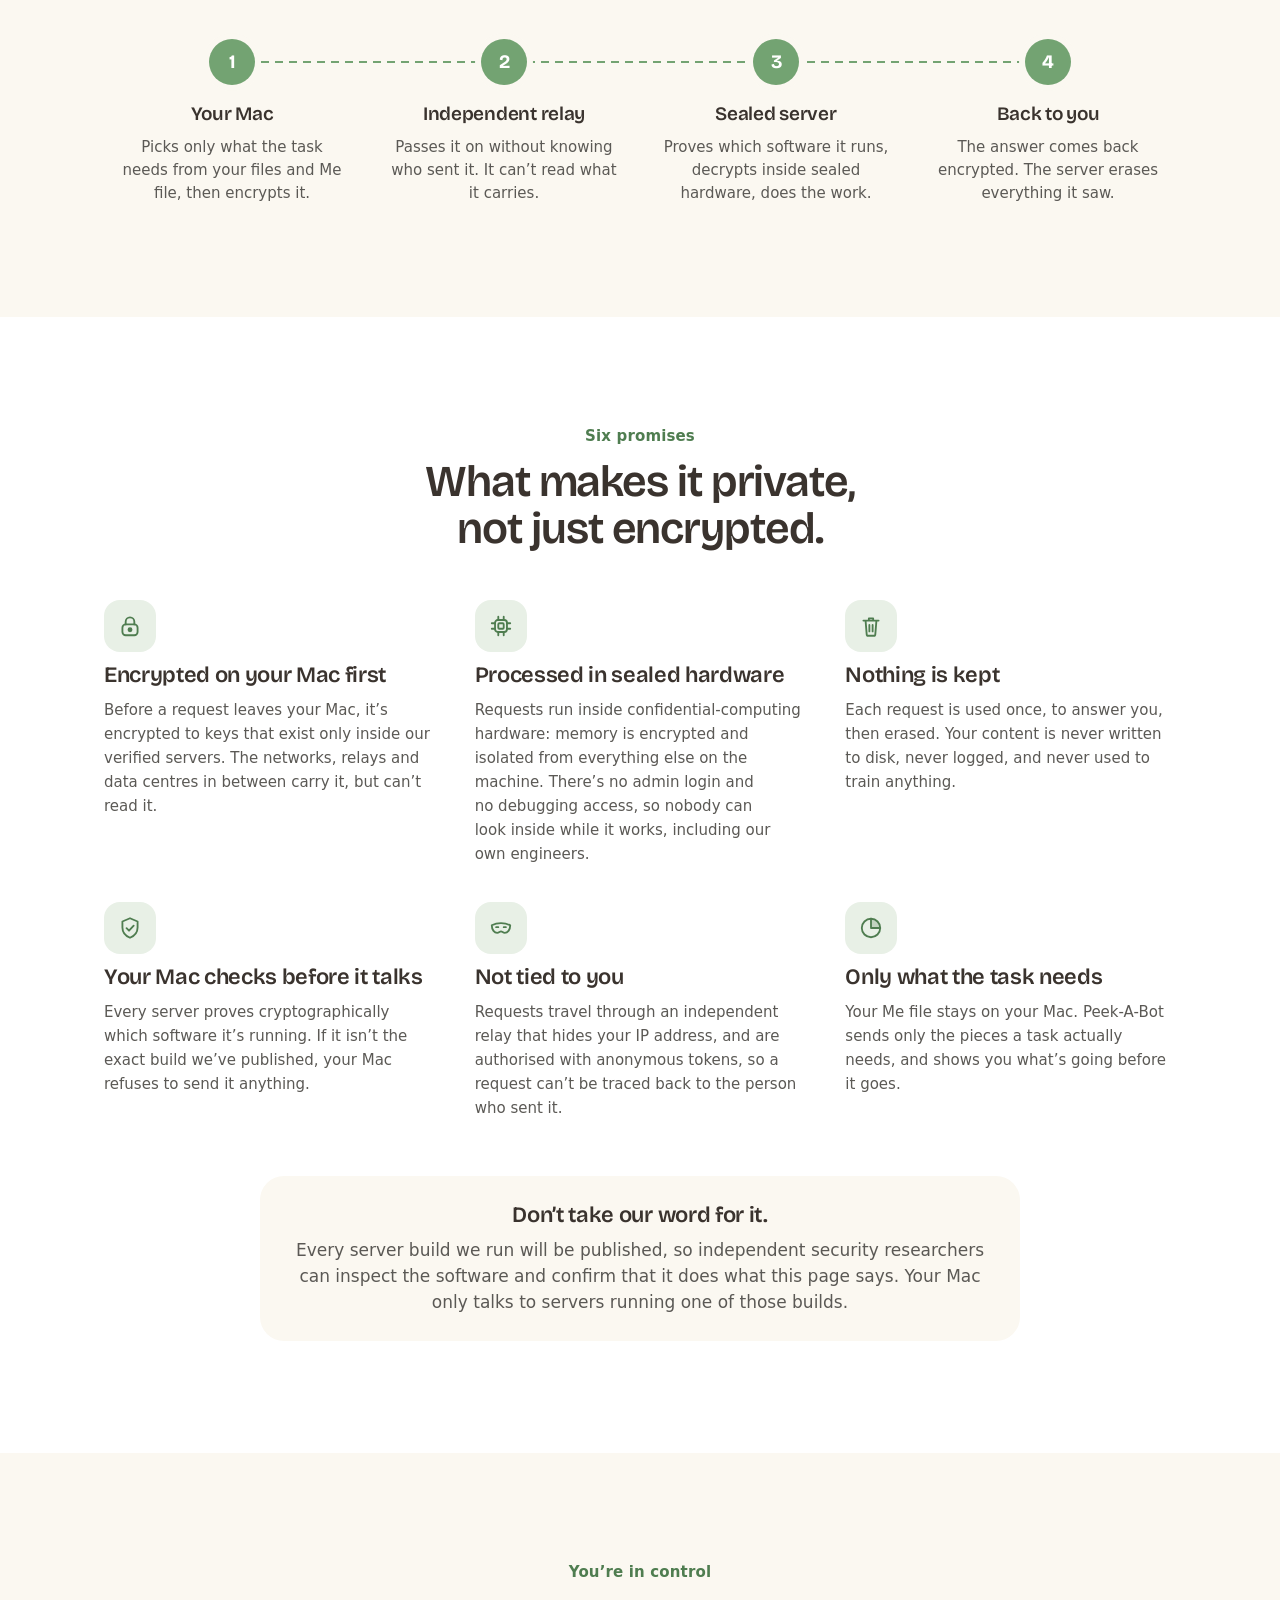
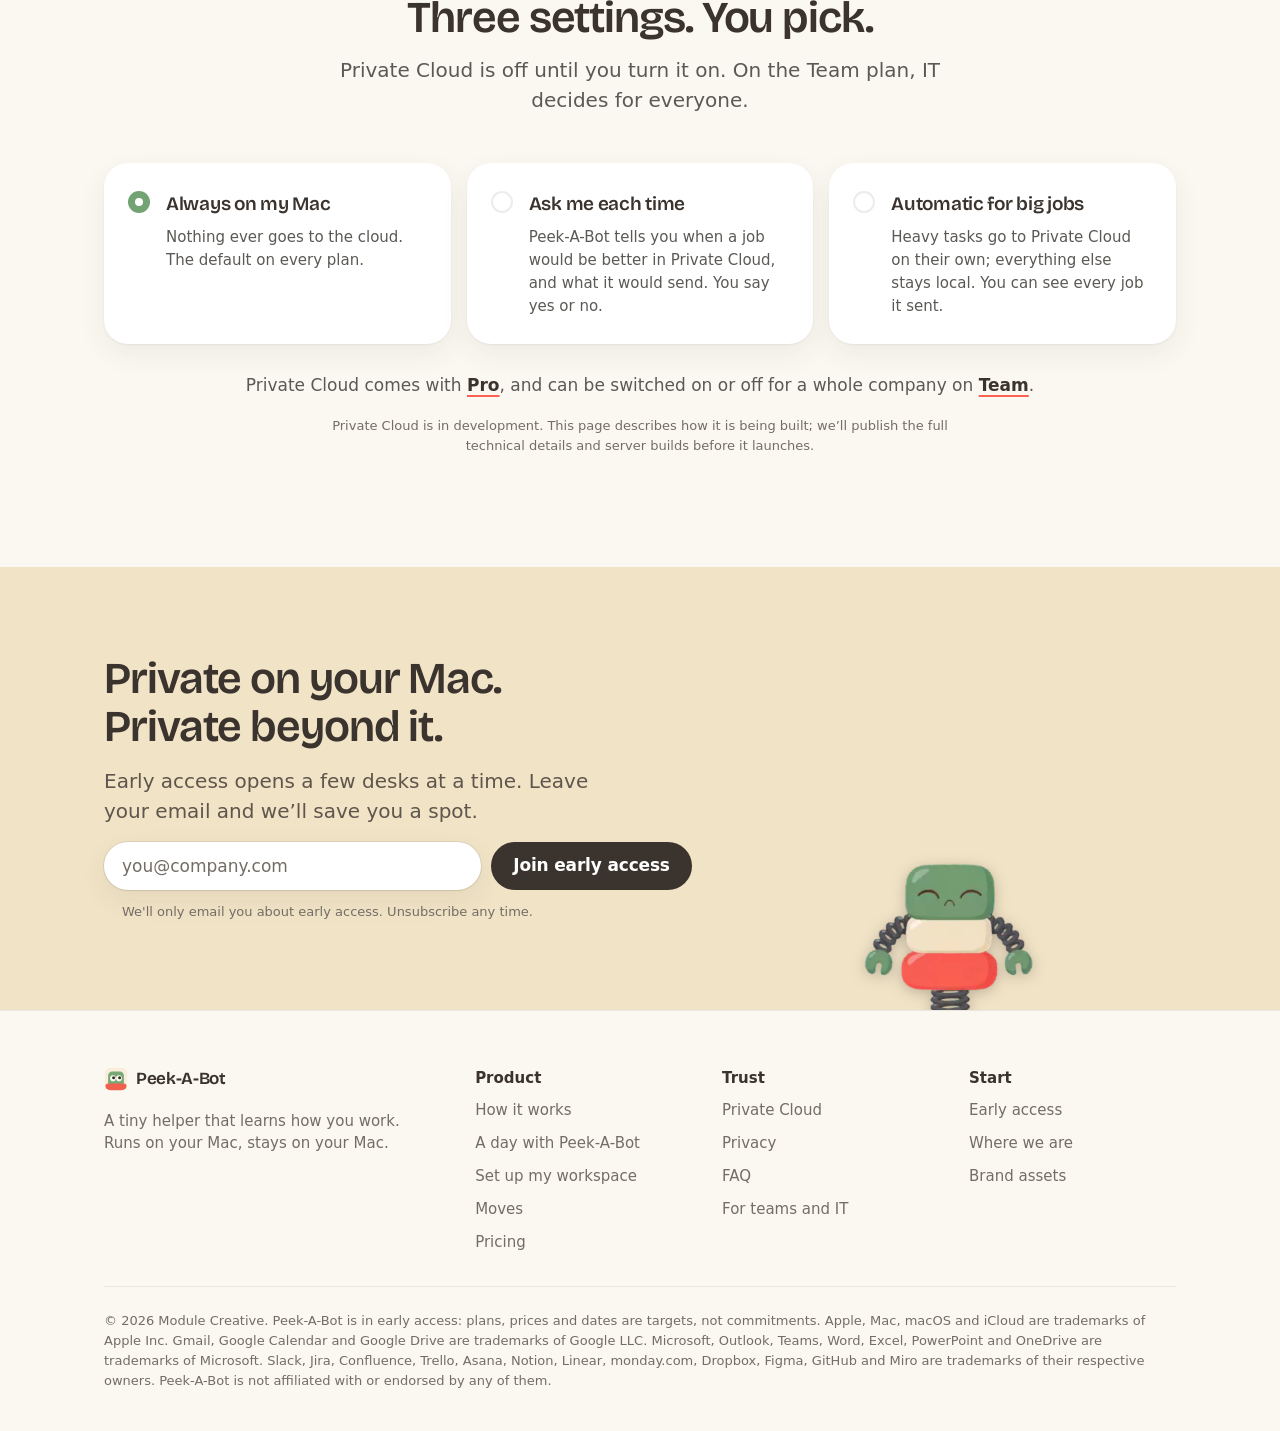
<file: private-cloud/index.html>
<!DOCTYPE html><html lang="en"><head><meta charset="utf-8"><meta name="viewport" content="width=device-width, initial-scale=1"><title>Private Cloud · Peek-A-Bot</title><meta name="description" content="Peek-A-Bot Private Cloud: more power for big jobs and for Macs that can't run a local model, encrypted end to end, processed in sealed hardware, and erased the moment it's done."><meta name="theme-color" content="#FBF8F1"><meta name="color-scheme" content="light"><link rel="icon" href="/favicon.ico" sizes="48x48"><link rel="icon" href="/favicon.svg" type="image/svg+xml"><link rel="apple-touch-icon" href="/apple-touch-icon.png"><meta property="og:type" content="website"><meta property="og:title" content="Private Cloud · Peek-A-Bot"><meta property="og:description" content="Peek-A-Bot Private Cloud: more power for big jobs and for Macs that can't run a local model, encrypted end to end, processed in sealed hardware, and erased the moment it's done."><meta property="og:image" content="https://peek-a-bot.com/og-image.png"><meta property="og:image:width" content="1200"><meta property="og:image:height" content="630"><meta name="twitter:card" content="summary_large_image"><script>document.documentElement.classList.add('js');</script><link rel="stylesheet" href="/_astro/Base.CYrjRaip.css"><style>.page-header[data-astro-cid-b2i3gsw2]{text-align:center;padding-bottom:64px}.inner[data-astro-cid-b2i3gsw2]{justify-items:center;gap:14px;display:grid}.bot-slot[data-astro-cid-b2i3gsw2]{--bot-size:clamp(200px, 22vw, 260px);margin-bottom:-6px}h1[data-astro-cid-b2i3gsw2]{max-width:820px;font-size:clamp(40px,5.4vw,60px);line-height:1.05}.lead[data-astro-cid-b2i3gsw2]{max-width:600px}
.reasons[data-astro-cid-athzzyc3]{grid-template-columns:repeat(3,1fr);gap:16px;display:grid}.reason[data-astro-cid-athzzyc3]{align-content:start;gap:10px;padding:26px;display:grid}.reason[data-astro-cid-athzzyc3] p[data-astro-cid-athzzyc3]{color:var(--body)}.journey[data-astro-cid-athzzyc3]{grid-template-columns:repeat(4,1fr);gap:16px;margin:0;padding:0;list-style:none;display:grid;position:relative}.journey[data-astro-cid-athzzyc3]:before{content:"";background:repeating-linear-gradient(90deg, var(--sage) 0 8px, transparent 8px 14px);height:2px;position:absolute;top:22px;left:12%;right:12%}.journey[data-astro-cid-athzzyc3] li[data-astro-cid-athzzyc3]{text-align:center;justify-items:center;gap:8px;display:grid;position:relative}.n[data-astro-cid-athzzyc3]{background:var(--sage);width:46px;height:46px;color:var(--white);font:700 19px/1 var(--font-display);box-shadow:0 0 0 6px var(--paper);border-radius:50%;place-items:center;display:grid}.journey[data-astro-cid-athzzyc3] h3[data-astro-cid-athzzyc3]{letter-spacing:-.015em;margin-top:6px;font-size:19px}.journey[data-astro-cid-athzzyc3] p[data-astro-cid-athzzyc3]{max-width:230px;color:var(--body);font-size:var(--fs-small)}.promises[data-astro-cid-athzzyc3]{grid-template-columns:repeat(3,1fr);gap:36px 40px;display:grid}.promise[data-astro-cid-athzzyc3]{align-content:start;gap:10px;display:grid}.promise[data-astro-cid-athzzyc3] p[data-astro-cid-athzzyc3]{color:var(--body);font-size:var(--fs-small);line-height:1.6}.icon[data-astro-cid-athzzyc3]{width:52px;height:52px;color:var(--sage-ink);background:#e8f0e6;border-radius:16px;place-items:center;display:grid}.verify[data-astro-cid-athzzyc3]{text-align:center;gap:8px;max-width:760px;margin:56px auto 0;padding:26px 30px;display:grid}.verify[data-astro-cid-athzzyc3] p[data-astro-cid-athzzyc3]{color:var(--body)}.modes[data-astro-cid-athzzyc3]{grid-template-columns:repeat(3,1fr);gap:16px;display:grid}.mode[data-astro-cid-athzzyc3]{align-content:start;gap:8px;padding:26px 26px 26px 62px;display:grid;position:relative}.mode[data-astro-cid-athzzyc3] h3[data-astro-cid-athzzyc3]{letter-spacing:-.015em;font-size:19px}.mode[data-astro-cid-athzzyc3] p[data-astro-cid-athzzyc3]{color:var(--body);font-size:var(--fs-small)}.radio[data-astro-cid-athzzyc3]{width:22px;height:22px;box-shadow:0 0 0 2px var(--line) inset;border-radius:50%;position:absolute;top:28px;left:24px}.mode[data-astro-cid-athzzyc3].first .radio[data-astro-cid-athzzyc3]{box-shadow:0 0 0 7px var(--sage) inset}.plan[data-astro-cid-athzzyc3]{text-align:center;margin-top:28px}.fine[data-astro-cid-athzzyc3]{max-width:640px;color:var(--muted);font-size:var(--fs-caption);text-align:center;margin:18px auto 0}@media (width<=900px){.reasons[data-astro-cid-athzzyc3],.modes[data-astro-cid-athzzyc3]{grid-template-columns:1fr}.journey[data-astro-cid-athzzyc3]{grid-template-columns:1fr 1fr;row-gap:32px}.journey[data-astro-cid-athzzyc3]:before{display:none}.promises[data-astro-cid-athzzyc3]{grid-template-columns:1fr 1fr}}@media (width<=560px){.journey[data-astro-cid-athzzyc3],.promises[data-astro-cid-athzzyc3]{grid-template-columns:1fr}}
.cta-band[data-astro-cid-hwvj6ntz]{background:var(--cream);position:relative;overflow:hidden}.inner[data-astro-cid-hwvj6ntz]{grid-template-columns:1.3fr 1fr;align-items:end;gap:32px;padding-top:88px;display:grid}.copy[data-astro-cid-hwvj6ntz]{gap:16px;padding-bottom:88px;display:grid}.copy[data-astro-cid-hwvj6ntz] .lead[data-astro-cid-hwvj6ntz]{max-width:500px;color:var(--ink);opacity:.8}.peek[data-astro-cid-hwvj6ntz]{--bot-size:clamp(240px, 30vw, 360px);margin-bottom:calc(var(--bot-size) * -.17);justify-self:center}@media (width<=760px){.inner[data-astro-cid-hwvj6ntz]{grid-template-columns:1fr;padding-top:64px}.copy[data-astro-cid-hwvj6ntz]{padding-bottom:0}.peek[data-astro-cid-hwvj6ntz]{--bot-size:240px}}
.waitlist[data-astro-cid-lsxrvkd2]{gap:12px;width:100%;max-width:620px;display:grid}.row[data-astro-cid-lsxrvkd2]{flex-wrap:wrap;gap:10px;display:flex}.field[data-astro-cid-lsxrvkd2]{flex:200px}.field[data-astro-cid-lsxrvkd2].email{flex:2 240px}input[data-astro-cid-lsxrvkd2],select[data-astro-cid-lsxrvkd2]{width:100%;height:var(--pill-h);border-radius:var(--radius-pill);background:var(--white);box-shadow:0 0 0 1px var(--line), var(--shadow-card);color:var(--ink);font:500 var(--fs-body) / 1 var(--font-body);-webkit-appearance:none;appearance:none;border:0;padding:0 18px}select[data-astro-cid-lsxrvkd2]{color:var(--muted);background-image:url("data:image/svg+xml,%3Csvg xmlns='http://www.w3.org/2000/svg' width='12' height='8'%3E%3Cpath d='M1 1l5 5 5-5' fill='none' stroke='%23736D66' stroke-width='1.8' stroke-linecap='round'/%3E%3C/svg%3E");background-position:right 18px center;background-repeat:no-repeat;padding-right:40px}select[data-astro-cid-lsxrvkd2]:has(option:checked:not([value=""])){color:var(--ink)}input[data-astro-cid-lsxrvkd2]::placeholder{color:var(--muted)}input[data-astro-cid-lsxrvkd2]:focus-visible,select[data-astro-cid-lsxrvkd2]:focus-visible{outline:2px solid var(--sage-ink);outline-offset:2px}.pill[data-astro-cid-lsxrvkd2]{cursor:pointer;border:0;flex:none}.pill[data-astro-cid-lsxrvkd2][disabled]{opacity:.6;cursor:progress}.trap[data-astro-cid-lsxrvkd2]{opacity:0;width:1px;height:1px;position:absolute;left:-9999px}.status[data-astro-cid-lsxrvkd2]{color:var(--muted);font-size:var(--fs-caption);padding-left:18px}.status[data-astro-cid-lsxrvkd2].ok{color:var(--sage-ink);font-weight:600;font-size:var(--fs-small)}.status[data-astro-cid-lsxrvkd2].err{color:var(--coral-deep);font-weight:600}@media (width<=560px){.pill[data-astro-cid-lsxrvkd2]{flex:100%;justify-content:center}}
</style></head><body><a class="skip" href="#main">Skip to content</a><header class="nav" data-astro-cid-wpvy4v7s><div class="container nav-inner" data-astro-cid-wpvy4v7s><a class="brand" href="/" aria-label="Peek-A-Bot home" data-astro-cid-wpvy4v7s><img src="/brand/peekabot-icon-small.svg" width="28" height="28" alt="" aria-hidden="true" decoding="async"><span data-astro-cid-wpvy4v7s>Peek-A-Bot</span></a><nav class="links" aria-label="Main" data-astro-cid-wpvy4v7s><ul data-astro-cid-wpvy4v7s><li data-astro-cid-wpvy4v7s><a href="/#how" data-astro-cid-wpvy4v7s>How it works</a></li><li data-astro-cid-wpvy4v7s><a href="/private-cloud" aria-current="page" data-astro-cid-wpvy4v7s>Private Cloud</a></li><li data-astro-cid-wpvy4v7s><a href="/moves" data-astro-cid-wpvy4v7s>Moves</a></li><li data-astro-cid-wpvy4v7s><a href="/pricing" data-astro-cid-wpvy4v7s>Pricing</a></li><li data-astro-cid-wpvy4v7s><a href="/privacy" data-astro-cid-wpvy4v7s>Privacy</a></li><li data-astro-cid-wpvy4v7s><a href="/faq" data-astro-cid-wpvy4v7s>FAQ</a></li></ul></nav><a class="pill pill-primary pill-small cta" href="/early-access" data-astro-cid-wpvy4v7s>Get early access</a><details class="menu" data-astro-cid-wpvy4v7s><summary aria-label="Menu" data-astro-cid-wpvy4v7s><svg width="22" height="22" viewBox="0 0 22 22" aria-hidden="true" data-astro-cid-wpvy4v7s><path d="M3 7h16M3 15h16" stroke="currentColor" stroke-width="2" stroke-linecap="round" data-astro-cid-wpvy4v7s></path></svg></summary><div class="sheet" data-astro-cid-wpvy4v7s><a href="/#how" data-astro-cid-wpvy4v7s>How it works</a><a href="/private-cloud" aria-current="page" data-astro-cid-wpvy4v7s>Private Cloud</a><a href="/moves" data-astro-cid-wpvy4v7s>Moves</a><a href="/pricing" data-astro-cid-wpvy4v7s>Pricing</a><a href="/privacy" data-astro-cid-wpvy4v7s>Privacy</a><a href="/faq" data-astro-cid-wpvy4v7s>FAQ</a><a class="pill pill-primary" href="/early-access" data-astro-cid-wpvy4v7s>Get early access</a></div></details></div></header><main id="main"><header class="page-header" data-astro-cid-b2i3gsw2><div class="container inner" data-astro-cid-b2i3gsw2><div class="bot-slot" data-astro-cid-b2i3gsw2><button class="bot" type="button" data-bot data-intro="think" data-idle="idle" data-tap="think,working" aria-label="Peek-A-Bot. Click to say hi." data-astro-cid-2otl76wt><img class="still" src="/moves/neutral.png" alt="" width="480" height="480" loading="eager" data-astro-cid-2otl76wt><video data-move="think" muted playsinline preload="none" disablepictureinpicture disableremoteplayback aria-hidden="true" tabindex="-1" data-astro-cid-2otl76wt><source src="/moves/think.mov" type="video/mp4; codecs=&quot;hvc1&quot;" data-astro-cid-2otl76wt><source src="/moves/think.webm" type="video/webm" data-astro-cid-2otl76wt></video><video data-move="idle" muted playsinline preload="none" disablepictureinpicture disableremoteplayback aria-hidden="true" tabindex="-1" data-astro-cid-2otl76wt><source src="/moves/idle.mov" type="video/mp4; codecs=&quot;hvc1&quot;" data-astro-cid-2otl76wt><source src="/moves/idle.webm" type="video/webm" data-astro-cid-2otl76wt></video><video data-move="working" muted playsinline preload="none" disablepictureinpicture disableremoteplayback aria-hidden="true" tabindex="-1" data-astro-cid-2otl76wt><source src="/moves/working.mov" type="video/mp4; codecs=&quot;hvc1&quot;" data-astro-cid-2otl76wt><source src="/moves/working.webm" type="video/webm" data-astro-cid-2otl76wt></video></button><script type="module">var e=matchMedia(`(prefers-reduced-motion: reduce)`),t=e=>new Promise(t=>setTimeout(t,e)),n=e=>(e||``).split(`,`).filter(Boolean);function r(r){let i=new Map([...r.querySelectorAll(`video[data-move]`)].map(e=>[e.dataset.move,e])),a=n(r.dataset.intro),o=n(r.dataset.tap),s=r.dataset.idle||``,c=null,l=!1,u=!1,d=!1,f=null,p=!1,m=[],h=e=>{e.preload!==`auto`&&(e.preload=`auto`,e.load())},g=e=>e.readyState>=4?Promise.resolve():new Promise(t=>e.addEventListener(`canplaythrough`,t,{once:!0}));function _(e,t=!1){let n=c;c=e,r.classList.toggle(`live`,!!e),e&&(e.classList.remove(`fade-out`),e.classList.add(`on`)),n&&n!==e&&(t?(n.classList.add(`fade-out`),setTimeout(()=>{c!==n&&(n.classList.remove(`on`,`fade-out`),n.pause())},220)):(n.classList.remove(`on`),n.pause()))}function v(e,t=!1){let n=i.get(e);if(!n)return Promise.resolve(!1);h(n);let r=p;return p=!1,new Promise(e=>{t||(f=()=>e(!0)),n.loop=t,n.muted=!0;try{n.currentTime=0}catch{}let i=()=>_(n,r);`requestVideoFrameCallback`in n?n.requestVideoFrameCallback(i):n.addEventListener(`playing`,i,{once:!0}),t||n.addEventListener(`ended`,()=>e(!0),{once:!0}),n.play().then(()=>{t&&e(!0)}).catch(()=>e(!1))})}function y(){s&&u&&!e.matches?v(s,!0):(!s||e.matches)&&_(null)}async function b(){if(!l){for(l=!0;m.length;)if(!await v(m.shift())){m.length=0;break}l=!1,y()}}function x(t,n=!1){!i.has(t)||e.matches&&!n||(m.length=0,m.push(t),l?(p=!0,f?.()):b())}async function S(){if(d||(d=!0,e.matches))return;for(let e of[...a,s])i.has(e)&&h(i.get(e));let n=i.get(a[0]||s);n&&await Promise.race([g(n),t(4e3)]),!l&&(a.length?(await t(350),m.push(...a),b()):y())}if(r.addEventListener(`click`,()=>{!l&&o.length&&x(o[Math.floor(Math.random()*o.length)],!0)}),r.addEventListener(`bot:react`,e=>x(e.detail)),new IntersectionObserver(([e])=>{u=e.isIntersecting,u&&!d?S():!l&&d&&(u?c?.loop?c.play().catch(()=>{}):y():c?.pause())},{rootMargin:`200px 0px`}).observe(r),`lazy`in r.dataset||S(),new URLSearchParams(location.search).has(`debug`)){let e=document.createElement(`pre`);e.style.cssText=`position:absolute;left:100%;top:30%;margin:0 0 0 8px;font:11px/1.4 ui-monospace,monospace;text-align:left;color:#3A332E;white-space:pre;z-index:5`,r.after(e),setInterval(()=>{e.textContent=[...i].map(([e,t])=>`${t.classList.contains(`on`)?`▶`:` `} ${e.padEnd(9)} ${t.currentTime.toFixed(2)}s ${t.paused?`paused`:`playing`}${t.ended?` ended`:``} rs=${t.readyState} ${(t.currentSrc||``).split(`.`).pop()}`).join(`
`)+`\nrunning=${l} onScreen=${u} live=${r.classList.contains(`live`)}`},200)}}document.querySelectorAll(`[data-bot]`).forEach(r);</script></div><p class="eyebrow" data-astro-cid-b2i3gsw2>Private Cloud</p><h1 data-astro-cid-b2i3gsw2>More power. <br>The same privacy.</h1><div class="lead" data-astro-cid-b2i3gsw2>
    Your Mac does everything it can on its own. When a job is too big for it, or your Mac can’t run a local
    model at all, Peek-A-Bot can send that task to Private Cloud: servers built so that no one can see your data.
    Not other customers, not cloud providers, not us.
  </div></div></header><section class="section white" data-astro-cid-athzzyc3><div class="container" data-astro-cid-athzzyc3><div class="section-head center" data-reveal><p class="eyebrow">Who it’s for</p><h2 class="h2">When your Mac needs a hand.</h2></div><div class="reasons" data-astro-cid-athzzyc3><article class="card reason" data-reveal style="--delay:0ms" data-astro-cid-athzzyc3><h3 class="h3" data-astro-cid-athzzyc3>Your Mac can’t run a model</h3><p data-astro-cid-athzzyc3>Older or lighter Macs don’t have the memory for a capable local model. Private Cloud gives them the same Peek-A-Bot, without the trade-off on privacy.</p></article><article class="card reason" data-reveal style="--delay:90ms" data-astro-cid-athzzyc3><h3 class="h3" data-astro-cid-athzzyc3>You want more power</h3><p data-astro-cid-athzzyc3>Bigger models for the heavy lifting: a 40-page contract summarised, a quarter of email searched, a long report drafted in your voice.</p></article><article class="card reason" data-reveal style="--delay:180ms" data-astro-cid-athzzyc3><h3 class="h3" data-astro-cid-athzzyc3>Your work goes deeper</h3><p data-astro-cid-athzzyc3>Multi-step workflows that would keep your Mac busy for an hour: research across folders, tidying a year of files, preparing a whole week.</p></article></div></div></section><section class="section" data-astro-cid-athzzyc3><div class="container" data-astro-cid-athzzyc3><div class="section-head center" data-reveal><p class="eyebrow">How a request travels</p><h2 class="h2">Locked on your Mac. Unlocked only inside sealed hardware.</h2><div class="lead">
        At no point in between can anyone read it, and at the end, nothing is left behind.
      </div></div><ol class="journey" data-astro-cid-athzzyc3><li data-reveal style="--delay:0ms" data-astro-cid-athzzyc3><span class="n" data-astro-cid-athzzyc3>1</span><h3 data-astro-cid-athzzyc3>Your Mac</h3><p data-astro-cid-athzzyc3>Picks only what the task needs from your files and Me file, then encrypts it.</p></li><li data-reveal style="--delay:110ms" data-astro-cid-athzzyc3><span class="n" data-astro-cid-athzzyc3>2</span><h3 data-astro-cid-athzzyc3>Independent relay</h3><p data-astro-cid-athzzyc3>Passes it on without knowing who sent it. It can’t read what it carries.</p></li><li data-reveal style="--delay:220ms" data-astro-cid-athzzyc3><span class="n" data-astro-cid-athzzyc3>3</span><h3 data-astro-cid-athzzyc3>Sealed server</h3><p data-astro-cid-athzzyc3>Proves which software it runs, decrypts inside sealed hardware, does the work.</p></li><li data-reveal style="--delay:330ms" data-astro-cid-athzzyc3><span class="n" data-astro-cid-athzzyc3>4</span><h3 data-astro-cid-athzzyc3>Back to you</h3><p data-astro-cid-athzzyc3>The answer comes back encrypted. The server erases everything it saw.</p></li></ol></div></section><section class="section white" data-astro-cid-athzzyc3><div class="container" data-astro-cid-athzzyc3><div class="section-head center" data-reveal><p class="eyebrow">Six promises</p><h2 class="h2">What makes it private, not just encrypted.</h2></div><div class="promises" data-astro-cid-athzzyc3><article class="promise" data-reveal style="--delay:0ms" data-astro-cid-athzzyc3><span class="icon" data-astro-cid-athzzyc3><svg width="26" height="26" viewBox="0 0 24 24" fill="none" stroke="currentColor" stroke-width="1.7" stroke-linecap="round" stroke-linejoin="round" aria-hidden="true" data-astro-cid-athzzyc3><rect x="5" y="10.5" width="14" height="10" rx="3"/><path d="M8 10.5V8a4 4 0 0 1 8 0v2.5"/><circle cx="12" cy="15.5" r="1.4" fill="currentColor"/></svg></span><h3 class="h3" data-astro-cid-athzzyc3>Encrypted on your Mac first</h3><p data-astro-cid-athzzyc3>Before a request leaves your Mac, it’s encrypted to keys that exist only inside our verified servers. The networks, relays and data centres in between carry it, but can’t read it.</p></article><article class="promise" data-reveal style="--delay:80ms" data-astro-cid-athzzyc3><span class="icon" data-astro-cid-athzzyc3><svg width="26" height="26" viewBox="0 0 24 24" fill="none" stroke="currentColor" stroke-width="1.7" stroke-linecap="round" stroke-linejoin="round" aria-hidden="true" data-astro-cid-athzzyc3><rect x="6.5" y="6.5" width="11" height="11" rx="2.5"/><rect x="9.5" y="9.5" width="5" height="5" rx="1"/><path d="M9.5 3.5v3M14.5 3.5v3M9.5 17.5v3M14.5 17.5v3M3.5 9.5h3M3.5 14.5h3M17.5 9.5h3M17.5 14.5h3"/></svg></span><h3 class="h3" data-astro-cid-athzzyc3>Processed in sealed hardware</h3><p data-astro-cid-athzzyc3>Requests run inside confidential-computing hardware: memory is encrypted and isolated from everything else on the machine. There’s no admin login and no debugging access, so nobody can look inside while it works, including our own engineers.</p></article><article class="promise" data-reveal style="--delay:160ms" data-astro-cid-athzzyc3><span class="icon" data-astro-cid-athzzyc3><svg width="26" height="26" viewBox="0 0 24 24" fill="none" stroke="currentColor" stroke-width="1.7" stroke-linecap="round" stroke-linejoin="round" aria-hidden="true" data-astro-cid-athzzyc3><path d="M5 7h14M10 7V5h4v2M7 7l1 12.5a1.5 1.5 0 0 0 1.5 1.5h5a1.5 1.5 0 0 0 1.5-1.5L17 7"/><path d="M10.5 11v6M13.5 11v6"/></svg></span><h3 class="h3" data-astro-cid-athzzyc3>Nothing is kept</h3><p data-astro-cid-athzzyc3>Each request is used once, to answer you, then erased. Your content is never written to disk, never logged, and never used to train anything.</p></article><article class="promise" data-reveal style="--delay:0ms" data-astro-cid-athzzyc3><span class="icon" data-astro-cid-athzzyc3><svg width="26" height="26" viewBox="0 0 24 24" fill="none" stroke="currentColor" stroke-width="1.7" stroke-linecap="round" stroke-linejoin="round" aria-hidden="true" data-astro-cid-athzzyc3><path d="M12 3l7 3v5.5c0 4.2-3 7.8-7 9.5-4-1.7-7-5.3-7-9.5V6z"/><path d="M8.8 12.2l2.3 2.3 4.3-4.6"/></svg></span><h3 class="h3" data-astro-cid-athzzyc3>Your Mac checks before it talks</h3><p data-astro-cid-athzzyc3>Every server proves cryptographically which software it’s running. If it isn’t the exact build we’ve published, your Mac refuses to send it anything.</p></article><article class="promise" data-reveal style="--delay:80ms" data-astro-cid-athzzyc3><span class="icon" data-astro-cid-athzzyc3><svg width="26" height="26" viewBox="0 0 24 24" fill="none" stroke="currentColor" stroke-width="1.7" stroke-linecap="round" stroke-linejoin="round" aria-hidden="true" data-astro-cid-athzzyc3><path d="M3.5 9.5c2.5-1.3 5.5-2 8.5-2s6 .7 8.5 2c0 4.5-2.5 7-5 7-1.6 0-2.4-1.4-3.5-1.4S10.1 16.5 8.5 16.5c-2.5 0-5-2.5-5-7z"/><path d="M7.5 11.2h2M14.5 11.2h2"/></svg></span><h3 class="h3" data-astro-cid-athzzyc3>Not tied to you</h3><p data-astro-cid-athzzyc3>Requests travel through an independent relay that hides your IP address, and are authorised with anonymous tokens, so a request can’t be traced back to the person who sent it.</p></article><article class="promise" data-reveal style="--delay:160ms" data-astro-cid-athzzyc3><span class="icon" data-astro-cid-athzzyc3><svg width="26" height="26" viewBox="0 0 24 24" fill="none" stroke="currentColor" stroke-width="1.7" stroke-linecap="round" stroke-linejoin="round" aria-hidden="true" data-astro-cid-athzzyc3><circle cx="12" cy="12" r="8.5"/><path d="M12 12V3.5A8.5 8.5 0 0 1 20.5 12z" fill="currentColor" stroke="none" opacity=".25"/><path d="M12 3.5V12h8.5"/></svg></span><h3 class="h3" data-astro-cid-athzzyc3>Only what the task needs</h3><p data-astro-cid-athzzyc3>Your Me file stays on your Mac. Peek-A-Bot sends only the pieces a task actually needs, and shows you what’s going before it goes.</p></article></div><div class="verify card" data-reveal data-astro-cid-athzzyc3><h3 class="h3" data-astro-cid-athzzyc3>Don’t take our word for it.</h3><p data-astro-cid-athzzyc3>Every server build we run will be published, so independent security researchers can inspect the software and confirm that it does what this page says. Your Mac only talks to servers running one of those builds.</p></div></div></section><section class="section" data-astro-cid-athzzyc3><div class="container" data-astro-cid-athzzyc3><div class="section-head center" data-reveal><p class="eyebrow">You’re in control</p><h2 class="h2">Three settings. You pick.</h2><div class="lead">
        Private Cloud is off until you turn it on. On the Team plan, IT decides for everyone.
      </div></div><div class="modes" data-astro-cid-athzzyc3><article class="card mode first" data-reveal style="--delay:0ms" data-astro-cid-athzzyc3><span class="radio" aria-hidden="true" data-astro-cid-athzzyc3></span><h3 data-astro-cid-athzzyc3>Always on my Mac</h3><p data-astro-cid-athzzyc3>Nothing ever goes to the cloud. The default on every plan.</p></article><article class="card mode" data-reveal style="--delay:80ms" data-astro-cid-athzzyc3><span class="radio" aria-hidden="true" data-astro-cid-athzzyc3></span><h3 data-astro-cid-athzzyc3>Ask me each time</h3><p data-astro-cid-athzzyc3>Peek-A-Bot tells you when a job would be better in Private Cloud, and what it would send. You say yes or no.</p></article><article class="card mode" data-reveal style="--delay:160ms" data-astro-cid-athzzyc3><span class="radio" aria-hidden="true" data-astro-cid-athzzyc3></span><h3 data-astro-cid-athzzyc3>Automatic for big jobs</h3><p data-astro-cid-athzzyc3>Heavy tasks go to Private Cloud on their own; everything else stays local. You can see every job it sent.</p></article></div><p class="plan" data-reveal data-astro-cid-athzzyc3>Private Cloud comes with <a class="text-link" href="/pricing#plan-pro" data-astro-cid-athzzyc3>Pro</a>, and can be switched on or off for a whole company on <a class="text-link" href="/pricing#teams" data-astro-cid-athzzyc3>Team</a>.</p><p class="fine" data-astro-cid-athzzyc3>Private Cloud is in development. This page describes how it is being built; we’ll publish the full technical details and server builds before it launches.</p></div></section><section class="cta-band" data-no-corner data-astro-cid-hwvj6ntz><div class="container inner" data-astro-cid-hwvj6ntz><div class="copy" data-reveal data-astro-cid-hwvj6ntz><h2 class="h2" data-astro-cid-hwvj6ntz>Private on your Mac. Private beyond it.</h2><p class="lead" data-astro-cid-hwvj6ntz>Early access opens a few desks at a time. Leave your email and we’ll save you a spot.</p><form class="waitlist compact" id="waitlist-band" action="/early-access" method="post" data-waitlist data-endpoint data-astro-cid-lsxrvkd2><div class="row" data-astro-cid-lsxrvkd2><label class="field email" data-astro-cid-lsxrvkd2><span class="visually-hidden" data-astro-cid-lsxrvkd2>Email</span><input type="email" name="email" required autocomplete="email" placeholder="you@company.com" data-astro-cid-lsxrvkd2></label><button class="pill pill-primary" type="submit" data-astro-cid-lsxrvkd2>Join early access</button></div><input class="trap" type="text" name="_gotcha" tabindex="-1" autocomplete="off" aria-hidden="true" data-astro-cid-lsxrvkd2><input type="hidden" name="source" value="peekabot-site" data-astro-cid-lsxrvkd2><p class="status" role="status" aria-live="polite" data-astro-cid-lsxrvkd2>We'll only email you about early access. Unsubscribe any time.</p></form><script type="module">for(let e of document.querySelectorAll(`form[data-waitlist]`)){let t=e.querySelector(`.status`),n=e.querySelector(`button[type=submit]`),r=(e,n=``)=>{t.textContent=e,t.className=`status ${n}`};e.addEventListener(`submit`,async t=>{t.preventDefault();let i=e.dataset.endpoint;if(!i)r(`Sign-ups open very soon. Please check back in a few days.`,`err`),console.warn(`[waitlist] PUBLIC_WAITLIST_ENDPOINT is not set; see Website/README.md`);else{n.disabled=!0,r(`Saving your spot…`);try{let t=await fetch(i,{method:`POST`,body:new FormData(e),headers:{Accept:`application/json`}});if(!t.ok)throw Error(String(t.status));e.reset(),r(`You’re on the list. We’ll be in touch when your Mac’s spot opens up.`,`ok`),e.dispatchEvent(new CustomEvent(`waitlist:joined`,{bubbles:!0}))}catch{r(`That didn’t go through. Check the address and try again?`,`err`)}finally{n.disabled=!1}}})}</script></div><div class="peek" data-astro-cid-hwvj6ntz><button class="bot" type="button" data-bot data-intro="pop" data-idle="idle" data-tap="peekaboo,wave,celebrate" data-lazy aria-label="Peek-A-Bot. Click to play." data-astro-cid-2otl76wt><img class="still" src="/moves/neutral.png" alt="" width="480" height="480" loading="lazy" data-astro-cid-2otl76wt><video data-move="pop" muted playsinline preload="none" disablepictureinpicture disableremoteplayback aria-hidden="true" tabindex="-1" data-astro-cid-2otl76wt><source src="/moves/pop.mov" type="video/mp4; codecs=&quot;hvc1&quot;" data-astro-cid-2otl76wt><source src="/moves/pop.webm" type="video/webm" data-astro-cid-2otl76wt></video><video data-move="idle" muted playsinline preload="none" disablepictureinpicture disableremoteplayback aria-hidden="true" tabindex="-1" data-astro-cid-2otl76wt><source src="/moves/idle.mov" type="video/mp4; codecs=&quot;hvc1&quot;" data-astro-cid-2otl76wt><source src="/moves/idle.webm" type="video/webm" data-astro-cid-2otl76wt></video><video data-move="peekaboo" muted playsinline preload="none" disablepictureinpicture disableremoteplayback aria-hidden="true" tabindex="-1" data-astro-cid-2otl76wt><source src="/moves/peekaboo.mov" type="video/mp4; codecs=&quot;hvc1&quot;" data-astro-cid-2otl76wt><source src="/moves/peekaboo.webm" type="video/webm" data-astro-cid-2otl76wt></video><video data-move="wave" muted playsinline preload="none" disablepictureinpicture disableremoteplayback aria-hidden="true" tabindex="-1" data-astro-cid-2otl76wt><source src="/moves/wave.mov" type="video/mp4; codecs=&quot;hvc1&quot;" data-astro-cid-2otl76wt><source src="/moves/wave.webm" type="video/webm" data-astro-cid-2otl76wt></video><video data-move="celebrate" muted playsinline preload="none" disablepictureinpicture disableremoteplayback aria-hidden="true" tabindex="-1" data-astro-cid-2otl76wt><source src="/moves/celebrate.mov" type="video/mp4; codecs=&quot;hvc1&quot;" data-astro-cid-2otl76wt><source src="/moves/celebrate.webm" type="video/webm" data-astro-cid-2otl76wt></video></button></div></div></section></main><footer class="footer" data-astro-cid-jo6i4kqk><div class="container footer-inner" data-astro-cid-jo6i4kqk><div class="brand-block" data-astro-cid-jo6i4kqk><a class="brand" href="/" aria-label="Peek-A-Bot home" data-astro-cid-jo6i4kqk><img src="/brand/peekabot-icon-small.svg" width="24" height="24" alt="" aria-hidden="true" decoding="async"><span data-astro-cid-jo6i4kqk>Peek-A-Bot</span></a><p data-astro-cid-jo6i4kqk>A tiny helper that learns how you work.<br data-astro-cid-jo6i4kqk>Runs on your Mac, stays on your Mac.</p></div><nav aria-label="Product" data-astro-cid-jo6i4kqk><p class="col-title" data-astro-cid-jo6i4kqk>Product</p><a href="/#how" data-astro-cid-jo6i4kqk>How it works</a><a href="/#day" data-astro-cid-jo6i4kqk>A day with Peek-A-Bot</a><a href="/#setup" data-astro-cid-jo6i4kqk>Set up my workspace</a><a href="/moves" data-astro-cid-jo6i4kqk>Moves</a><a href="/pricing" data-astro-cid-jo6i4kqk>Pricing</a></nav><nav aria-label="Trust" data-astro-cid-jo6i4kqk><p class="col-title" data-astro-cid-jo6i4kqk>Trust</p><a href="/private-cloud" data-astro-cid-jo6i4kqk>Private Cloud</a><a href="/privacy" data-astro-cid-jo6i4kqk>Privacy</a><a href="/faq" data-astro-cid-jo6i4kqk>FAQ</a><a href="/pricing#teams" data-astro-cid-jo6i4kqk>For teams and IT</a></nav><nav aria-label="Start" data-astro-cid-jo6i4kqk><p class="col-title" data-astro-cid-jo6i4kqk>Start</p><a href="/early-access" data-astro-cid-jo6i4kqk>Early access</a><a href="/early-access#roadmap" data-astro-cid-jo6i4kqk>Where we are</a><a href="/brand" data-astro-cid-jo6i4kqk>Brand assets</a></nav><p class="fine" data-astro-cid-jo6i4kqk>© 2026 Module Creative. Peek-A-Bot is in early access: plans, prices and dates are targets, not commitments. Apple, Mac, macOS and iCloud are trademarks of Apple Inc. Gmail, Google Calendar and Google Drive are trademarks of Google LLC. Microsoft, Outlook, Teams, Word, Excel, PowerPoint and OneDrive are trademarks of Microsoft. Slack, Jira, Confluence, Trello, Asana, Notion, Linear, monday.com, Dropbox, Figma, GitHub and Miro are trademarks of their respective owners. Peek-A-Bot is not affiliated with or endorsed by any of them.</p></div></footer><aside class="corner away" data-corner hidden aria-label="Peek-A-Bot" data-astro-cid-txmckc3b><button class="bot" type="button" data-bot data-intro="peek" data-idle="idle" data-tap="wave,peek,peekaboo,pop,celebrate,stretch" data-lazy aria-label="Peek-A-Bot. Click for a surprise." data-astro-cid-2otl76wt><img class="still" src="/moves/neutral.png" alt="" width="480" height="480" loading="lazy" data-astro-cid-2otl76wt><video data-move="peek" muted playsinline preload="none" disablepictureinpicture disableremoteplayback aria-hidden="true" tabindex="-1" data-astro-cid-2otl76wt><source src="/moves/peek.mov" type="video/mp4; codecs=&quot;hvc1&quot;" data-astro-cid-2otl76wt><source src="/moves/peek.webm" type="video/webm" data-astro-cid-2otl76wt></video><video data-move="idle" muted playsinline preload="none" disablepictureinpicture disableremoteplayback aria-hidden="true" tabindex="-1" data-astro-cid-2otl76wt><source src="/moves/idle.mov" type="video/mp4; codecs=&quot;hvc1&quot;" data-astro-cid-2otl76wt><source src="/moves/idle.webm" type="video/webm" data-astro-cid-2otl76wt></video><video data-move="wave" muted playsinline preload="none" disablepictureinpicture disableremoteplayback aria-hidden="true" tabindex="-1" data-astro-cid-2otl76wt><source src="/moves/wave.mov" type="video/mp4; codecs=&quot;hvc1&quot;" data-astro-cid-2otl76wt><source src="/moves/wave.webm" type="video/webm" data-astro-cid-2otl76wt></video><video data-move="peekaboo" muted playsinline preload="none" disablepictureinpicture disableremoteplayback aria-hidden="true" tabindex="-1" data-astro-cid-2otl76wt><source src="/moves/peekaboo.mov" type="video/mp4; codecs=&quot;hvc1&quot;" data-astro-cid-2otl76wt><source src="/moves/peekaboo.webm" type="video/webm" data-astro-cid-2otl76wt></video><video data-move="pop" muted playsinline preload="none" disablepictureinpicture disableremoteplayback aria-hidden="true" tabindex="-1" data-astro-cid-2otl76wt><source src="/moves/pop.mov" type="video/mp4; codecs=&quot;hvc1&quot;" data-astro-cid-2otl76wt><source src="/moves/pop.webm" type="video/webm" data-astro-cid-2otl76wt></video><video data-move="celebrate" muted playsinline preload="none" disablepictureinpicture disableremoteplayback aria-hidden="true" tabindex="-1" data-astro-cid-2otl76wt><source src="/moves/celebrate.mov" type="video/mp4; codecs=&quot;hvc1&quot;" data-astro-cid-2otl76wt><source src="/moves/celebrate.webm" type="video/webm" data-astro-cid-2otl76wt></video><video data-move="stretch" muted playsinline preload="none" disablepictureinpicture disableremoteplayback aria-hidden="true" tabindex="-1" data-astro-cid-2otl76wt><source src="/moves/stretch.mov" type="video/mp4; codecs=&quot;hvc1&quot;" data-astro-cid-2otl76wt><source src="/moves/stretch.webm" type="video/webm" data-astro-cid-2otl76wt></video><video data-move="hydrate" muted playsinline preload="none" disablepictureinpicture disableremoteplayback aria-hidden="true" tabindex="-1" data-astro-cid-2otl76wt><source src="/moves/hydrate.mov" type="video/mp4; codecs=&quot;hvc1&quot;" data-astro-cid-2otl76wt><source src="/moves/hydrate.webm" type="video/webm" data-astro-cid-2otl76wt></video><video data-move="break" muted playsinline preload="none" disablepictureinpicture disableremoteplayback aria-hidden="true" tabindex="-1" data-astro-cid-2otl76wt><source src="/moves/break.mov" type="video/mp4; codecs=&quot;hvc1&quot;" data-astro-cid-2otl76wt><source src="/moves/break.webm" type="video/webm" data-astro-cid-2otl76wt></video><video data-move="message" muted playsinline preload="none" disablepictureinpicture disableremoteplayback aria-hidden="true" tabindex="-1" data-astro-cid-2otl76wt><source src="/moves/message.mov" type="video/mp4; codecs=&quot;hvc1&quot;" data-astro-cid-2otl76wt><source src="/moves/message.webm" type="video/webm" data-astro-cid-2otl76wt></video><video data-move="think" muted playsinline preload="none" disablepictureinpicture disableremoteplayback aria-hidden="true" tabindex="-1" data-astro-cid-2otl76wt><source src="/moves/think.mov" type="video/mp4; codecs=&quot;hvc1&quot;" data-astro-cid-2otl76wt><source src="/moves/think.webm" type="video/webm" data-astro-cid-2otl76wt></video><video data-move="working" muted playsinline preload="none" disablepictureinpicture disableremoteplayback aria-hidden="true" tabindex="-1" data-astro-cid-2otl76wt><source src="/moves/working.mov" type="video/mp4; codecs=&quot;hvc1&quot;" data-astro-cid-2otl76wt><source src="/moves/working.webm" type="video/webm" data-astro-cid-2otl76wt></video><video data-move="confused" muted playsinline preload="none" disablepictureinpicture disableremoteplayback aria-hidden="true" tabindex="-1" data-astro-cid-2otl76wt><source src="/moves/confused.mov" type="video/mp4; codecs=&quot;hvc1&quot;" data-astro-cid-2otl76wt><source src="/moves/confused.webm" type="video/webm" data-astro-cid-2otl76wt></video><video data-move="snooze" muted playsinline preload="none" disablepictureinpicture disableremoteplayback aria-hidden="true" tabindex="-1" data-astro-cid-2otl76wt><source src="/moves/snooze.mov" type="video/mp4; codecs=&quot;hvc1&quot;" data-astro-cid-2otl76wt><source src="/moves/snooze.webm" type="video/webm" data-astro-cid-2otl76wt></video></button><button class="dismiss" type="button" aria-label="Hide Peek-A-Bot for now" data-astro-cid-txmckc3b><svg width="10" height="10" viewBox="0 0 10 10" aria-hidden="true" data-astro-cid-txmckc3b><path d="M1 1l8 8M9 1L1 9" stroke="currentColor" stroke-width="1.8" stroke-linecap="round" data-astro-cid-txmckc3b></path></svg></button></aside><script type="module">var e=document.querySelector(`[data-corner]`);if(e&&matchMedia(`(min-width: 721px)`).matches){let t=e.querySelector(`[data-bot]`),n=!1;try{n=sessionStorage.getItem(`peekabot-corner`)===`off`}catch{}let r=new Set,i=!1,a,o=()=>{let t=i&&!n&&r.size===0;clearTimeout(a),t?(e.hidden=!1,requestAnimationFrame(()=>e.classList.remove(`away`))):(e.classList.add(`away`),a=setTimeout(()=>{e.hidden=!0},520))},s=new IntersectionObserver(e=>{for(let t of e)t.isIntersecting?r.add(t.target):r.delete(t.target),t.target.matches(c)&&!t.isIntersecting&&(i=!0);o()}),c=`.hero [data-bot], .page-header [data-bot]`,l=document.querySelector(c);l?s.observe(l):i=!0,document.querySelectorAll(`[data-no-corner]`).forEach(e=>s.observe(e)),o();let u=new WeakSet,d=new IntersectionObserver(n=>{for(let r of n)!r.isIntersecting||u.has(r.target)||e.hidden||(u.add(r.target),t.dispatchEvent(new CustomEvent(`bot:react`,{detail:r.target.dataset.react})))},{threshold:.55});document.querySelectorAll(`[data-react]`).forEach(e=>d.observe(e)),e.querySelector(`.dismiss`).addEventListener(`click`,()=>{n=!0;try{sessionStorage.setItem(`peekabot-corner`,`off`)}catch{}o()})}</script><script type="module">var e=new IntersectionObserver(t=>{for(let n of t)n.isIntersecting&&(n.target.classList.add(`in`),e.unobserve(n.target))},{rootMargin:`0px 0px -8% 0px`});document.querySelectorAll(`[data-reveal]`).forEach(t=>e.observe(t));</script></body></html>
</file>
<file: _astro/Base.CYrjRaip.css>
@font-face{font-family:Bricolage Grotesque Variable;font-style:normal;font-display:swap;font-weight:200 800;src:url(/_astro/bricolage-grotesque-vietnamese-opsz-normal.D9N6E8K1.woff2)format("woff2-variations");unicode-range:U+102-103,U+110-111,U+128-129,U+168-169,U+1A0-1A1,U+1AF-1B0,U+300-301,U+303-304,U+308-309,U+323,U+329,U+1EA0-1EF9,U+20AB}@font-face{font-family:Bricolage Grotesque Variable;font-style:normal;font-display:swap;font-weight:200 800;src:url(/_astro/bricolage-grotesque-latin-ext-opsz-normal.IcJDqblK.woff2)format("woff2-variations");unicode-range:U+100-2BA,U+2BD-2C5,U+2C7-2CC,U+2CE-2D7,U+2DD-2FF,U+304,U+308,U+329,U+1D00-1DBF,U+1E00-1E9F,U+1EF2-1EFF,U+2020,U+20A0-20AB,U+20AD-20C0,U+2113,U+2C60-2C7F,U+A720-A7FF}@font-face{font-family:Bricolage Grotesque Variable;font-style:normal;font-display:swap;font-weight:200 800;src:url(/_astro/bricolage-grotesque-latin-opsz-normal.Cre6nC2_.woff2)format("woff2-variations");unicode-range:U+??,U+131,U+152-153,U+2BB-2BC,U+2C6,U+2DA,U+2DC,U+304,U+308,U+329,U+2000-206F,U+20AC,U+2122,U+2191,U+2193,U+2212,U+2215,U+FEFF,U+FFFD}:root{--sage:#73a372;--sage-ink:#4f7d50;--coral:#f96255;--coral-deep:#d9473b;--cream:#f1e3c6;--cream-soft:#f7eedb;--paper:#fbf8f1;--white:#fff;--ink:#3a332e;--body:#5b5955;--muted:#736d66;--line:#3a332e17;--sky:#9ccbf0;--butter:#ffd27a;--font-display:"Bricolage Grotesque Variable", ui-rounded, -apple-system, system-ui, sans-serif;--font-body:-apple-system, BlinkMacSystemFont, "SF Pro Text", "Helvetica Neue", system-ui, sans-serif;--fs-hero:clamp(42px, 6.2vw, 68px);--fs-h2:clamp(32px, 4.4vw, 44px);--fs-lead:clamp(18px, 1.6vw, 20px);--fs-body:17px;--fs-small:15px;--fs-caption:13px;--track-display:-.025em;--container:1072px;--gutter:24px;--section-y:112px;--nav-h:64px;--radius-card:24px;--radius-pill:999px;--pill-h:48px;--shadow-card:0 1px 2px #3a332e0f, 0 10px 28px #3a332e12;--shadow-bot:drop-shadow(0 3px 7px #3a332e47);--ease-out:cubic-bezier(.2, .7, .2, 1);--ease-spring:cubic-bezier(.34, 1.56, .64, 1);--t-hover:.15s}@media (width<=720px){:root{--section-y:64px;--gutter:16px}}*,:before,:after{box-sizing:border-box}html{-webkit-text-size-adjust:100%;scroll-padding-top:var(--nav-h)}body{background:var(--paper);color:var(--body);font:400 var(--fs-body) / 1.53 var(--font-body);-webkit-font-smoothing:antialiased;margin:0;overflow-x:clip}h1,h2,h3{color:var(--ink);font-family:var(--font-display);letter-spacing:var(--track-display);font-optical-sizing:auto;text-wrap:balance;margin:0;font-weight:600}p{text-wrap:pretty;margin:0}a{color:inherit;text-decoration:none}img,video,svg{max-width:100%;display:block}:focus-visible{outline:2px solid var(--sage-ink);outline-offset:3px;border-radius:8px}.container{width:100%;max-width:calc(var(--container) + 2 * var(--gutter));padding-inline:var(--gutter);margin-inline:auto}.pill{height:var(--pill-h);border-radius:var(--radius-pill);font:600 var(--fs-body) / 1 var(--font-body);letter-spacing:-.01em;white-space:nowrap;transition:transform var(--t-hover) var(--ease-out), background-color var(--t-hover) var(--ease-out);align-items:center;gap:8px;padding:0 22px;display:inline-flex}.pill:active{transform:scale(.97)}.pill-primary{background:var(--ink);color:var(--white)}.pill-primary:hover{background:#2a2420}.pill-secondary{background:var(--cream);color:var(--ink)}.pill-secondary:hover{background:#ead8b4}.pill-small{height:38px;font-size:var(--fs-small);padding:0 16px}.section{padding-block:var(--section-y)}.section.white{background:var(--white)}.section.cream{background:var(--cream-soft)}.section-head{gap:14px;max-width:640px;margin-bottom:48px;display:grid}.section-head.center{text-align:center;justify-items:center;margin-inline:auto}.eyebrow{font:650 var(--fs-small) / 1 var(--font-body);letter-spacing:.01em;color:var(--sage-ink)}.h2{font-size:var(--fs-h2);line-height:1.07}.h3{letter-spacing:-.015em;font-size:22px;line-height:1.2}.lead{font-size:var(--fs-lead);color:var(--body);line-height:1.5}.muted{color:var(--muted)}.card{background:var(--white);border-radius:var(--radius-card);box-shadow:var(--shadow-card)}.section.white .card{background:var(--paper);box-shadow:none}.chip{border-radius:var(--radius-pill);background:var(--white);box-shadow:0 0 0 1px var(--line);color:var(--ink);align-items:center;gap:8px;padding:7px 13px;font-size:14px;font-weight:550;line-height:1.2;display:inline-flex}.chip i{background:var(--sage);border-radius:50%;flex:none;width:8px;height:8px}.chip.coral i{background:var(--coral)}.text-link{color:var(--ink);text-decoration:underline;text-decoration-color:var(--coral);text-underline-offset:4px;font-weight:600;text-decoration-thickness:2px}.text-link:hover{text-decoration-color:var(--ink)}.arrow-link{color:var(--ink);align-items:center;gap:6px;font-weight:600;display:inline-flex}.arrow-link:after{content:"→";transition:translate var(--t-hover) var(--ease-out)}.arrow-link:hover:after{translate:3px}.bubble{background:var(--white);box-shadow:var(--shadow-card);color:var(--ink);border-radius:20px;padding:14px 18px;font-size:16px;line-height:1.45;position:relative}.js [data-reveal]{opacity:0;transition:opacity .7s var(--ease-out), translate .7s var(--ease-out);transition-delay:var(--delay,0s);translate:0 16px}.js [data-reveal].in{opacity:1;translate:0}@media (prefers-reduced-motion:reduce){.js [data-reveal]{opacity:1;transition:none;translate:none}}.visually-hidden{clip:rect(0 0 0 0);white-space:nowrap;border:0;width:1px;height:1px;margin:-1px;padding:0;overflow:hidden;position:absolute!important}.nav[data-astro-cid-wpvy4v7s]{z-index:50;height:var(--nav-h);background:color-mix(in srgb, var(--paper) 84%, transparent);backdrop-filter:saturate(1.4)blur(14px);position:sticky;top:0}.nav-inner[data-astro-cid-wpvy4v7s]{align-items:center;gap:28px;height:100%;display:flex}.brand[data-astro-cid-wpvy4v7s]{color:var(--ink);font:650 19px/1 var(--font-display);letter-spacing:-.02em;align-items:center;gap:9px;display:inline-flex}.links[data-astro-cid-wpvy4v7s]{margin-left:auto}ul[data-astro-cid-wpvy4v7s]{gap:24px;margin:0;padding:0;list-style:none;display:flex}ul[data-astro-cid-wpvy4v7s] a[data-astro-cid-wpvy4v7s]{color:var(--muted);font-size:var(--fs-small);transition:color var(--t-hover) var(--ease-out);font-weight:550}ul[data-astro-cid-wpvy4v7s] a[data-astro-cid-wpvy4v7s]:hover,ul[data-astro-cid-wpvy4v7s] a[data-astro-cid-wpvy4v7s][aria-current=page]{color:var(--ink)}.menu[data-astro-cid-wpvy4v7s]{display:none;position:relative}.menu[data-astro-cid-wpvy4v7s] summary[data-astro-cid-wpvy4v7s]{width:40px;height:40px;color:var(--ink);cursor:pointer;border-radius:12px;place-items:center;list-style:none;display:grid}.menu[data-astro-cid-wpvy4v7s] summary[data-astro-cid-wpvy4v7s]::-webkit-details-marker{display:none}.menu[data-astro-cid-wpvy4v7s][open] summary[data-astro-cid-wpvy4v7s]{background:var(--cream)}.sheet[data-astro-cid-wpvy4v7s]{background:var(--white);min-width:220px;box-shadow:var(--shadow-card), 0 0 0 1px var(--line);border-radius:20px;gap:4px;padding:10px;display:grid;position:absolute;top:48px;right:0}.sheet[data-astro-cid-wpvy4v7s] a[data-astro-cid-wpvy4v7s]{color:var(--ink);border-radius:12px;padding:10px 12px;font-weight:550}.sheet[data-astro-cid-wpvy4v7s] a[data-astro-cid-wpvy4v7s]:not(.pill):hover{background:var(--paper)}.sheet[data-astro-cid-wpvy4v7s] .pill[data-astro-cid-wpvy4v7s]{color:var(--white);justify-content:center;margin-top:6px}@media (width<=1000px){.links[data-astro-cid-wpvy4v7s]{display:none}.cta[data-astro-cid-wpvy4v7s]{margin-left:auto}.menu[data-astro-cid-wpvy4v7s]{display:block}}@media (width<=420px){.cta[data-astro-cid-wpvy4v7s]{display:none}.menu[data-astro-cid-wpvy4v7s]{margin-left:auto}}.footer[data-astro-cid-jo6i4kqk]{border-top:1px solid var(--line);background:var(--paper);padding:56px 0 40px}.footer-inner[data-astro-cid-jo6i4kqk]{grid-template-columns:1.6fr repeat(3,1fr);align-items:start;gap:32px 40px;display:grid}.brand[data-astro-cid-jo6i4kqk]{color:var(--ink);font:650 17px/1 var(--font-display);letter-spacing:-.02em;align-items:center;gap:8px;display:inline-flex}.brand-block[data-astro-cid-jo6i4kqk] p[data-astro-cid-jo6i4kqk]{color:var(--muted);font-size:var(--fs-small);margin-top:12px;line-height:1.5}nav[data-astro-cid-jo6i4kqk]{font-size:var(--fs-small);gap:10px;display:grid}.col-title[data-astro-cid-jo6i4kqk]{color:var(--ink);font-weight:650}nav[data-astro-cid-jo6i4kqk] a[data-astro-cid-jo6i4kqk]{color:var(--muted);transition:color var(--t-hover) var(--ease-out)}nav[data-astro-cid-jo6i4kqk] a[data-astro-cid-jo6i4kqk]:hover{color:var(--ink)}.fine[data-astro-cid-jo6i4kqk]{border-top:1px solid var(--line);color:var(--muted);font-size:var(--fs-caption);grid-column:1/-1;padding-top:24px}@media (width<=760px){.footer-inner[data-astro-cid-jo6i4kqk]{grid-template-columns:1fr 1fr}.brand-block[data-astro-cid-jo6i4kqk]{grid-column:1/-1}}.bot[data-astro-cid-2otl76wt]{width:var(--bot-size,380px);aspect-ratio:1;cursor:pointer;filter:var(--shadow-bot);-webkit-tap-highlight-color:transparent;background:0 0;border:0;padding:0;display:block;position:relative}.bot[data-astro-cid-2otl76wt]>img[data-astro-cid-2otl76wt],.bot[data-astro-cid-2otl76wt]>video[data-astro-cid-2otl76wt]{object-fit:contain;pointer-events:none;width:100%;height:100%;position:absolute;inset:0}.bot[data-astro-cid-2otl76wt]>video[data-astro-cid-2otl76wt]{opacity:0}.bot[data-astro-cid-2otl76wt]>video[data-astro-cid-2otl76wt].on{opacity:1}.bot[data-astro-cid-2otl76wt]>video[data-astro-cid-2otl76wt].on.fade-out{opacity:0;transition:opacity .2s ease-out}.bot[data-astro-cid-2otl76wt].live>.still[data-astro-cid-2otl76wt]{opacity:0}.corner[data-astro-cid-txmckc3b]{--bot-size:150px;z-index:40;right:20px;bottom:calc(var(--bot-size) * -.17);transition:translate .52s var(--ease-spring), opacity .3s var(--ease-out);position:fixed}.corner[data-astro-cid-txmckc3b].away{opacity:0;pointer-events:none;transition-timing-function:var(--ease-out);translate:0 110%}.dismiss[data-astro-cid-txmckc3b]{background:var(--white);width:24px;height:24px;color:var(--muted);box-shadow:var(--shadow-card);cursor:pointer;opacity:0;transition:opacity var(--t-hover) var(--ease-out);border:0;border-radius:50%;place-items:center;padding:0;display:grid;position:absolute;top:22%;right:6px}.corner[data-astro-cid-txmckc3b]:hover .dismiss[data-astro-cid-txmckc3b],.dismiss[data-astro-cid-txmckc3b]:focus-visible{opacity:1}@media (width<=720px){.corner[data-astro-cid-txmckc3b]{display:none}}@media (prefers-reduced-motion:reduce){.corner[data-astro-cid-txmckc3b]{transition:opacity .2s linear}.corner[data-astro-cid-txmckc3b].away{translate:none}}.skip{z-index:100;background:var(--ink);color:var(--white);border-radius:12px;padding:10px 16px;position:absolute;top:-60px;left:12px}.skip:focus{top:12px}
</file>
<file: _astro/index.rMne8NMQ.css>
.brand-icon[data-astro-cid-l6zidspz]{flex:none;place-items:center;line-height:0;display:inline-grid}.hero[data-astro-cid-ge2uvauf]{padding:8px 0 calc(var(--section-y) * .8)}.hero-grid[data-astro-cid-ge2uvauf]{display:grid}.hero-grid[data-astro-cid-ge2uvauf]>.macbook[data-astro-cid-ge2uvauf],.hero-grid[data-astro-cid-ge2uvauf]>.hero-copy[data-astro-cid-ge2uvauf]{grid-area:1/1}.macbook[data-astro-cid-ge2uvauf]{--menu-h:30px;filter:drop-shadow(0 34px 40px #3a332e47);justify-items:center;display:grid}.lid[data-astro-cid-ge2uvauf]{background:#0b0b0c;border-radius:28px 28px 12px 12px;width:91%;padding:12px 12px 16px;position:relative;box-shadow:0 0 0 2px #b8bbbf,0 0 0 3.5px #8e9195,inset 0 0 0 1px #26272a}.screen[data-astro-cid-ge2uvauf]{aspect-ratio:16/10;border-radius:16px 16px 3px 3px;position:relative;overflow:hidden}.notch[data-astro-cid-ge2uvauf]{z-index:5;width:12%;height:var(--menu-h);background:#0b0b0c;border-radius:0 0 11px 11px;place-items:center;display:grid;position:absolute;top:12px;left:50%;translate:-50%}.notch[data-astro-cid-ge2uvauf] i[data-astro-cid-ge2uvauf]{background:radial-gradient(circle at 35% 35%,#3a4458,#11141a 70%);border-radius:50%;width:7px;height:7px;box-shadow:0 0 0 1.5px #16171a}.hinge[data-astro-cid-ge2uvauf]{background:linear-gradient(#050505,#2e2f32 60%,#5e6064);border-radius:0 0 4px 4px;width:88%;height:6px}.base[data-astro-cid-ge2uvauf]{background:linear-gradient(#f4f5f6 0%,#dfe1e3 30%,#c6c8cb 68%,#9c9fa3 100%);border-radius:3px 3px 26px 26px/3px 3px 16px 16px;width:100%;height:22px;position:relative;box-shadow:inset 0 1px #fffffff2,inset 0 -1px #0000001f}.base[data-astro-cid-ge2uvauf] span[data-astro-cid-ge2uvauf]{background:linear-gradient(#cdcfd2,#b2b5b9);border-radius:0 0 12px 12px;width:15%;height:9px;position:absolute;top:0;left:50%;translate:-50%;box-shadow:inset 0 1px 2px #0003}.menubar[data-astro-cid-ge2uvauf]{z-index:3;height:var(--menu-h);backdrop-filter:blur(24px)saturate(1.6);color:#1d1d1f;background:#ffffff80;align-items:center;gap:18px;padding:0 16px;font:500 13px/1 -apple-system,BlinkMacSystemFont,system-ui,sans-serif;display:flex;position:absolute;top:0;left:0;right:0}.menubar[data-astro-cid-ge2uvauf] b[data-astro-cid-ge2uvauf]{font-weight:700}.status[data-astro-cid-ge2uvauf]{align-items:center;gap:16px;margin-left:auto;display:flex}.pab[data-astro-cid-ge2uvauf]{border-radius:5px;box-shadow:0 0 0 4px #ffffffb3}.clock[data-astro-cid-ge2uvauf]{font-variant-numeric:tabular-nums}.desktop[data-astro-cid-ge2uvauf]{background:radial-gradient(60% 70% at 12% 100%,#f962558c,#0000 70%),radial-gradient(55% 60% at 92% 8%,#73a3728c,#0000 70%),radial-gradient(45% 50% at 78% 92%,#9ccbf08c,#0000 70%),radial-gradient(60% 60% at 40% 30%,#ffd27a59,#0000 70%),linear-gradient(160deg,#fbf3e4,#f5e6cf);height:100%;position:relative;overflow:hidden}.dock[data-astro-cid-ge2uvauf]{z-index:2;backdrop-filter:blur(22px)saturate(1.5);background:#ffffff6b;border:1px solid #ffffffa6;border-radius:22px;align-items:flex-end;gap:8px;padding:8px 10px;display:flex;position:absolute;bottom:10px;left:50%;translate:-50%;box-shadow:0 10px 30px #3a332e2e,inset 0 1px #fff9}.app[data-astro-cid-ge2uvauf]{transform-origin:50% 100%;width:50px;height:50px;transition:scale .18s var(--ease-out), translate .18s var(--ease-out);place-items:center;display:grid;position:relative}.app[data-astro-cid-ge2uvauf].tile{background:linear-gradient(#fff,#f1efec);border-radius:12px;box-shadow:0 1px 3px #0000002e,inset 0 0 0 .5px #00000014}.app[data-astro-cid-ge2uvauf] .brand-icon{filter:drop-shadow(0 1px 1.5px #0000002e)}.app[data-astro-cid-ge2uvauf].on:after{content:"";background:#1d1d1fb3;border-radius:50%;width:4px;height:4px;position:absolute;bottom:-7px}.app[data-astro-cid-ge2uvauf]:hover{z-index:1;translate:0 -6px;scale:1.28}.tip[data-astro-cid-ge2uvauf]{color:#fff;white-space:nowrap;opacity:0;pointer-events:none;background:#282624db;border-radius:7px;padding:4px 9px;font:500 11px/1.2 -apple-system,system-ui,sans-serif;transition:opacity .12s,translate .12s;position:absolute;bottom:calc(100% + 10px);left:50%;translate:-50% 4px;scale:.78125}.app[data-astro-cid-ge2uvauf]:hover .tip[data-astro-cid-ge2uvauf]{opacity:1;translate:-50%}.sep[data-astro-cid-ge2uvauf]{background:#1d1d1f2e;align-self:stretch;width:1px;margin:4px 3px}.bot-spot[data-astro-cid-ge2uvauf]{--bot-size:clamp(230px, 22vw, 290px);z-index:2;right:1.5%;bottom:calc(76px - var(--bot-size) * .14);position:absolute}.hero-copy[data-astro-cid-ge2uvauf]{z-index:4;text-align:center;pointer-events:none;align-self:start;justify-items:center;padding:clamp(64px,8vw,92px) 32px 0;display:grid}.hero-copy[data-astro-cid-ge2uvauf]>[data-astro-cid-ge2uvauf]{pointer-events:auto}h1[data-astro-cid-ge2uvauf]{font-size:clamp(40px,5.4vw,64px);line-height:1.04}.lead[data-astro-cid-ge2uvauf]{max-width:580px;color:var(--ink);opacity:.86;margin:18px auto 0}.actions[data-astro-cid-ge2uvauf]{flex-wrap:wrap;justify-content:center;gap:12px;margin-top:28px;display:flex}.facts[data-astro-cid-ge2uvauf]{flex-wrap:wrap;grid-area:2/1;justify-content:center;gap:8px;margin:28px 0 0;padding:0;list-style:none;display:flex}.facts[data-astro-cid-ge2uvauf] .chip[data-astro-cid-ge2uvauf]{backdrop-filter:blur(10px);background:#ffffffb8}.hero-copy[data-astro-cid-ge2uvauf]>[data-astro-cid-ge2uvauf]{animation:rise .6s var(--ease-out) both}.hero-copy[data-astro-cid-ge2uvauf]>[data-astro-cid-ge2uvauf]:nth-child(2){animation-delay:60ms}.hero-copy[data-astro-cid-ge2uvauf]>[data-astro-cid-ge2uvauf]:nth-child(3){animation-delay:.12s}@keyframes rise{0%{opacity:0;translate:0 12px}}@media (prefers-reduced-motion:reduce){.hero-copy[data-astro-cid-ge2uvauf]>[data-astro-cid-ge2uvauf]{animation:none}.app[data-astro-cid-ge2uvauf]{transition:none}}@media (width<=1100px){.menubar[data-astro-cid-ge2uvauf] span[data-astro-cid-ge2uvauf]:nth-of-type(n+4),.dock[data-astro-cid-ge2uvauf] .app[data-astro-cid-ge2uvauf]:nth-of-type(n+12){display:none}}@media (width<=860px){.hero-grid[data-astro-cid-ge2uvauf]>.hero-copy[data-astro-cid-ge2uvauf]{grid-area:1/1;padding:24px 0 32px}.hero-grid[data-astro-cid-ge2uvauf]>.macbook[data-astro-cid-ge2uvauf]{grid-area:2/1}.facts[data-astro-cid-ge2uvauf]{grid-area:3/1}.lid[data-astro-cid-ge2uvauf]{width:94%}.menubar[data-astro-cid-ge2uvauf] span[data-astro-cid-ge2uvauf],.status[data-astro-cid-ge2uvauf] svg[data-astro-cid-ge2uvauf]{display:none}.dock[data-astro-cid-ge2uvauf]{gap:6px}.app[data-astro-cid-ge2uvauf]{width:40px;height:40px}.app[data-astro-cid-ge2uvauf] .brand-icon svg{width:34px;height:34px}.app[data-astro-cid-ge2uvauf].tile .brand-icon svg{width:24px;height:24px}.dock[data-astro-cid-ge2uvauf] .app[data-astro-cid-ge2uvauf]:nth-of-type(n+8),.dock[data-astro-cid-ge2uvauf] .sep[data-astro-cid-ge2uvauf]{display:none}.bot-spot[data-astro-cid-ge2uvauf]{--bot-size:200px;right:0;bottom:calc(64px - var(--bot-size) * .14)}}@media (width<=560px){h1[data-astro-cid-ge2uvauf] br[data-astro-cid-ge2uvauf]{display:none}.macbook[data-astro-cid-ge2uvauf]{--menu-h:18px}.lid[data-astro-cid-ge2uvauf]{border-radius:16px 16px 8px 8px;width:96%;padding:6px 6px 9px}.screen[data-astro-cid-ge2uvauf]{border-radius:10px 10px 2px 2px}.notch[data-astro-cid-ge2uvauf]{border-radius:0 0 6px 6px;top:6px}.notch[data-astro-cid-ge2uvauf] i[data-astro-cid-ge2uvauf]{width:4px;height:4px}.base[data-astro-cid-ge2uvauf]{height:12px}.base[data-astro-cid-ge2uvauf] span[data-astro-cid-ge2uvauf]{height:5px}.menubar[data-astro-cid-ge2uvauf]{gap:8px;padding:0 10px;font-size:9px}.pab[data-astro-cid-ge2uvauf]{width:11px;height:11px;box-shadow:none}.dock[data-astro-cid-ge2uvauf]{border-radius:12px;gap:4px;padding:5px 6px;bottom:6px}.app[data-astro-cid-ge2uvauf]{width:28px;height:28px}.app[data-astro-cid-ge2uvauf].tile{border-radius:7px}.app[data-astro-cid-ge2uvauf] .brand-icon svg{width:24px;height:24px}.app[data-astro-cid-ge2uvauf].tile .brand-icon svg{width:17px;height:17px}.app[data-astro-cid-ge2uvauf].on:after{width:3px;height:3px;bottom:-4px}.dock[data-astro-cid-ge2uvauf] .app[data-astro-cid-ge2uvauf]:nth-of-type(n+7){display:none}.bot-spot[data-astro-cid-ge2uvauf]{--bot-size:112px;bottom:calc(44px - var(--bot-size) * .14)}}.grid[data-astro-cid-rnuyex4p]{grid-template-columns:1fr 1fr;align-items:center;gap:56px;display:grid}.section-head[data-astro-cid-rnuyex4p]{margin-bottom:28px}.callout[data-astro-cid-rnuyex4p]{max-width:520px;color:var(--ink);background:#fde4df;border-radius:18px;padding:18px 22px}.collage[data-astro-cid-rnuyex4p]{height:420px;position:relative}.place[data-astro-cid-rnuyex4p]{width:280px;rotate:var(--r);align-items:center;gap:14px;padding:16px 18px;display:flex;position:absolute}.apps[data-astro-cid-rnuyex4p]{flex:none;display:flex}.apps[data-astro-cid-rnuyex4p] .brand-icon{background:var(--white);width:38px;height:38px;box-shadow:0 0 0 1px var(--line), 0 2px 6px #3a332e14;border-radius:11px}.apps[data-astro-cid-rnuyex4p] .brand-icon+.brand-icon{margin-left:-10px}.place[data-astro-cid-rnuyex4p] b[data-astro-cid-rnuyex4p]{color:var(--ink);font-weight:650;display:block}.place[data-astro-cid-rnuyex4p] span[data-astro-cid-rnuyex4p]{color:var(--muted);font-size:var(--fs-small)}@media (width<=900px){.grid[data-astro-cid-rnuyex4p]{grid-template-columns:1fr;gap:32px}.collage[data-astro-cid-rnuyex4p]{grid-template-columns:repeat(auto-fill,minmax(220px,1fr));gap:12px;height:auto;display:grid}.place[data-astro-cid-rnuyex4p]{width:auto;position:static;rotate:none}}.rows[data-astro-cid-fty226ve]{gap:22px;display:grid}.row[data-astro-cid-fty226ve]{--tint-bg:var(--paper);width:var(--w);background:var(--tint-bg);border-radius:36px;grid-template-columns:minmax(240px,.85fr) 1.6fr;align-items:center;gap:12px 40px;padding:28px 44px 28px 28px;display:grid}.row[data-astro-cid-fty226ve].bot-right{grid-template-columns:1.6fr minmax(240px,.85fr);justify-self:end;padding:28px 28px 28px 44px}.row[data-astro-cid-fty226ve].bot-right .stage[data-astro-cid-fty226ve]{order:2}.row[data-astro-cid-fty226ve].bot-left{justify-self:start}.tint-cream[data-astro-cid-fty226ve]{--tint-bg:var(--cream-soft)}.tint-sage[data-astro-cid-fty226ve]{--tint-bg:#eef4ec}.tint-coral[data-astro-cid-fty226ve]{--tint-bg:#fdf0ec}.stage[data-astro-cid-fty226ve]{justify-self:center;width:min(320px,100%)}.body[data-astro-cid-fty226ve]{gap:12px;padding:16px 0;display:grid}.tag[data-astro-cid-fty226ve]{color:var(--sage-ink);font-weight:650;font-size:var(--fs-small)}.title[data-astro-cid-fty226ve]{font-size:clamp(28px,3vw,36px);line-height:1.08}.text[data-astro-cid-fty226ve]{max-width:560px;color:var(--body)}.helps[data-astro-cid-fty226ve]{flex-wrap:wrap;gap:8px;margin:2px 0 6px;padding:0;list-style:none;display:flex}.helps[data-astro-cid-fty226ve] li[data-astro-cid-fty226ve]{border-radius:var(--radius-pill);background:var(--white);color:var(--ink);font-size:var(--fs-caption);padding:6px 12px 6px 30px;font-weight:600;position:relative}.helps[data-astro-cid-fty226ve] li[data-astro-cid-fty226ve]:before{content:"✓";color:var(--sage-ink);font-weight:800;position:absolute;top:5px;left:12px}.diagram[data-astro-cid-fty226ve]{background:var(--white);box-shadow:0 0 0 1px var(--line);font-size:var(--fs-small);border-radius:22px;padding:18px}.diagram[data-astro-cid-fty226ve] .brand-icon{background:var(--white);width:32px;height:32px;box-shadow:0 0 0 1px var(--line);border-radius:9px}.d-faster[data-astro-cid-fty226ve]{gap:14px;display:grid}.bars[data-astro-cid-fty226ve]{gap:8px;display:grid}.bars[data-astro-cid-fty226ve] p[data-astro-cid-fty226ve]{color:var(--body);grid-template-columns:190px 1fr 64px;align-items:center;gap:10px;display:grid}.bars[data-astro-cid-fty226ve] i[data-astro-cid-fty226ve]{height:12px;width:var(--b);background:#e9ded0;border-radius:6px}.bars[data-astro-cid-fty226ve] .good[data-astro-cid-fty226ve] i[data-astro-cid-fty226ve]{background:var(--sage);min-width:12px}.bars[data-astro-cid-fty226ve] em[data-astro-cid-fty226ve]{color:var(--ink);text-align:right;font-style:normal;font-weight:650}.bars[data-astro-cid-fty226ve] .good[data-astro-cid-fty226ve] em[data-astro-cid-fty226ve]{color:var(--sage-ink)}.opened[data-astro-cid-fty226ve]{flex-wrap:wrap;gap:8px;display:flex}.win[data-astro-cid-fty226ve]{background:var(--paper);color:var(--ink);font-weight:600;font-size:var(--fs-caption);border-radius:12px;align-items:center;gap:8px;padding:4px 12px 4px 4px;display:inline-flex}.d-better[data-astro-cid-fty226ve]{gap:8px;margin:0;padding:0;list-style:none;display:grid}.d-better[data-astro-cid-fty226ve] li[data-astro-cid-fty226ve]{background:var(--paper);color:var(--body);border-radius:14px;grid-template-columns:32px 1fr auto;align-items:center;gap:12px;padding:8px 12px 8px 8px;display:grid}.d-better[data-astro-cid-fty226ve] li[data-astro-cid-fty226ve]:after{content:"Flagged once";border-radius:var(--radius-pill);color:var(--sage-ink);white-space:nowrap;background:#e3eee1;padding:3px 9px;font-size:12px;font-weight:650}.d-better[data-astro-cid-fty226ve] b[data-astro-cid-fty226ve],.d-understands[data-astro-cid-fty226ve] b[data-astro-cid-fty226ve]{color:var(--ink);margin-right:4px;font-weight:650}.d-fun[data-astro-cid-fty226ve]{gap:12px;display:grid}.day[data-astro-cid-fty226ve]{grid-template-columns:repeat(5,1fr);gap:8px;margin:0;padding:18px 0 0;list-style:none;display:grid;position:relative}.day[data-astro-cid-fty226ve]:before{content:"";background:repeating-linear-gradient(90deg, var(--coral) 0 6px, transparent 6px 11px);height:2px;position:absolute;top:5px;left:6%;right:6%}.day[data-astro-cid-fty226ve] li[data-astro-cid-fty226ve]{text-align:center;justify-items:center;gap:2px;display:grid;position:relative}.day[data-astro-cid-fty226ve] li[data-astro-cid-fty226ve]:before{content:"";background:var(--coral);width:12px;height:12px;box-shadow:0 0 0 4px var(--white);border-radius:50%;position:absolute;top:-18px}.day[data-astro-cid-fty226ve] b[data-astro-cid-fty226ve]{color:var(--ink);font-variant-numeric:tabular-nums}.day[data-astro-cid-fty226ve] span[data-astro-cid-fty226ve]{color:var(--body);font-size:var(--fs-caption);line-height:1.3}.note[data-astro-cid-fty226ve]{color:var(--muted);font-size:var(--fs-caption);text-align:center}.d-learns[data-astro-cid-fty226ve]{grid-template-columns:auto auto 1fr;align-items:center;gap:16px;display:grid}.sources[data-astro-cid-fty226ve]{grid-template-columns:repeat(2,32px);gap:8px;display:grid}.sources[data-astro-cid-fty226ve] .brand-icon:last-child{grid-column:span 2;justify-self:center}.arrow[data-astro-cid-fty226ve]{color:var(--muted);font-size:22px}.mefile[data-astro-cid-fty226ve]{color:var(--body);font-size:var(--fs-caption);background:#eef4ec;border-radius:14px;gap:4px;padding:12px 14px;display:grid}.mefile[data-astro-cid-fty226ve] b[data-astro-cid-fty226ve]{min-width:56px;color:var(--ink);display:inline-block}.mf-title[data-astro-cid-fty226ve]{color:var(--ink);font:650 16px/1.2 var(--font-display);margin-bottom:2px}.mf-title[data-astro-cid-fty226ve] span[data-astro-cid-fty226ve]{color:var(--muted);font:500 12px/1 var(--font-body);margin-left:6px}.d-understands[data-astro-cid-fty226ve]{gap:10px;display:grid}.you[data-astro-cid-fty226ve]{background:var(--ink);color:var(--white);border-radius:16px 16px 16px 4px;justify-self:start;padding:9px 14px;font-weight:550}.d-understands[data-astro-cid-fty226ve] ul[data-astro-cid-fty226ve]{gap:6px;margin:0;padding:0;list-style:none;display:grid}.d-understands[data-astro-cid-fty226ve] li[data-astro-cid-fty226ve]{color:var(--body);grid-template-columns:32px 1fr;align-items:center;gap:12px;display:grid}.d-private[data-astro-cid-fty226ve]{gap:10px;display:grid}.lane[data-astro-cid-fty226ve]{background:var(--paper);border-radius:14px;grid-template-columns:150px 1fr;align-items:center;gap:12px;padding:10px 12px;display:grid}.lane[data-astro-cid-fty226ve].cloud{background:#eef4ec}.lane-name[data-astro-cid-fty226ve]{color:var(--ink);font-weight:650;line-height:1.2}.lane-name[data-astro-cid-fty226ve] span[data-astro-cid-fty226ve]{color:var(--muted);font-size:12px;font-weight:500;display:block}.steps[data-astro-cid-fty226ve]{flex-wrap:wrap;align-items:center;gap:6px;display:flex}.steps[data-astro-cid-fty226ve] i[data-astro-cid-fty226ve]{border-radius:var(--radius-pill);background:var(--white);color:var(--ink);font-style:normal;font-size:var(--fs-caption);padding:4px 10px;font-weight:600}.steps[data-astro-cid-fty226ve] b[data-astro-cid-fty226ve]{color:var(--muted);font-weight:500}.nobody[data-astro-cid-fty226ve]{color:var(--body);font-size:var(--fs-caption);text-align:center}.nobody[data-astro-cid-fty226ve] strong[data-astro-cid-fty226ve]{color:var(--coral-deep)}@media (width<=900px){.row[data-astro-cid-fty226ve],.row[data-astro-cid-fty226ve].bot-right{border-radius:28px;grid-template-columns:1fr;width:100%;padding:20px 22px 26px}.row[data-astro-cid-fty226ve].bot-right .stage[data-astro-cid-fty226ve]{order:0}.stage[data-astro-cid-fty226ve]{width:min(220px,70%)}.bars[data-astro-cid-fty226ve] p[data-astro-cid-fty226ve]{grid-template-columns:1fr 64px}.bars[data-astro-cid-fty226ve] p[data-astro-cid-fty226ve] i[data-astro-cid-fty226ve]{grid-area:2/1/auto/-1}.day[data-astro-cid-fty226ve]{grid-template-columns:repeat(3,1fr);row-gap:28px}.day[data-astro-cid-fty226ve]:before{display:none}.d-learns[data-astro-cid-fty226ve]{grid-template-columns:1fr;justify-items:start}.sources[data-astro-cid-fty226ve]{grid-template-columns:repeat(5,32px)}.sources[data-astro-cid-fty226ve] .brand-icon:last-child{grid-column:auto}.arrow[data-astro-cid-fty226ve]{rotate:90deg}.lane[data-astro-cid-fty226ve]{grid-template-columns:1fr}.d-better[data-astro-cid-fty226ve] li[data-astro-cid-fty226ve]{grid-template-columns:32px 1fr}.d-better[data-astro-cid-fty226ve] li[data-astro-cid-fty226ve]:after{display:none}}.layout[data-astro-cid-otadpcda]{grid-template-columns:5fr 6fr;gap:56px;display:grid}.sticky[data-astro-cid-otadpcda]{--bot-size:clamp(260px, 28vw, 340px);top:calc(var(--nav-h) + 24px);justify-items:center;gap:4px;padding-top:8px;display:grid;position:sticky}.clock[data-astro-cid-otadpcda]{border-radius:var(--radius-pill);background:var(--ink);color:var(--white);font:650 var(--fs-small)/1.2 var(--font-body);font-variant-numeric:tabular-nums;padding:6px 14px}.say[data-astro-cid-otadpcda]{transform-origin:30% 100%;max-width:380px;min-height:92px;margin-top:12px;font-size:17px}.say[data-astro-cid-otadpcda]:after{content:"";background:var(--white);border-radius:3px;width:18px;height:18px;position:absolute;bottom:-9px;left:44%;rotate:45deg}.say[data-astro-cid-otadpcda].pop{animation:say-pop .42s var(--ease-spring)}@keyframes say-pop{0%{opacity:.4;scale:.92}}.botwrap[data-astro-cid-otadpcda]{margin-top:-18px}.steps[data-astro-cid-otadpcda]{margin:0;padding:0;list-style:none}.step[data-astro-cid-otadpcda]{border-left:2px solid var(--line);opacity:.38;min-height:52vh;transition:opacity .4s var(--ease-out), border-color .4s var(--ease-out);align-content:center;gap:10px;padding:24px 0 24px 28px;display:grid}.step[data-astro-cid-otadpcda]:first-child{align-content:start;min-height:46vh;padding-top:72px}.step[data-astro-cid-otadpcda]:last-child{min-height:52vh}.step[data-astro-cid-otadpcda].active{opacity:1;border-left-color:var(--coral)}.meta[data-astro-cid-otadpcda]{align-items:center;gap:10px;display:flex}.time[data-astro-cid-otadpcda]{color:var(--ink);font:650 var(--fs-small)/1 var(--font-body);font-variant-numeric:tabular-nums}.tag[data-astro-cid-otadpcda]{border-radius:var(--radius-pill);color:var(--sage-ink);font-size:var(--fs-caption);background:#e3eee1;padding:4px 10px;font-weight:650}.text[data-astro-cid-otadpcda]{max-width:460px;color:var(--body)}.say-inline[data-astro-cid-otadpcda]{display:none}@media (width<=860px){.layout[data-astro-cid-otadpcda]{grid-template-columns:1fr;gap:0}.stage-col[data-astro-cid-otadpcda]{top:var(--nav-h);z-index:2;background:var(--paper);margin-inline:calc(var(--gutter) * -1);padding:8px var(--gutter) 0;position:sticky;box-shadow:0 10px 16px -12px #3a332e2e}.sticky[data-astro-cid-otadpcda]{--bot-size:150px;grid-template-columns:150px 1fr;place-items:end start;gap:0 10px;padding:0;position:static}.clock[data-astro-cid-otadpcda]{grid-area:1/2;align-self:start;margin-top:6px}.say[data-astro-cid-otadpcda]{grid-area:1/2;min-height:0;margin:40px 0 26px;padding:10px 14px;font-size:14.5px}.say[data-astro-cid-otadpcda]:after{width:14px;height:14px;bottom:18px;left:-6px}.botwrap[data-astro-cid-otadpcda]{grid-area:1/1;margin:0 0 -14px}.step[data-astro-cid-otadpcda],.step[data-astro-cid-otadpcda]:first-child,.step[data-astro-cid-otadpcda]:last-child{align-content:center;min-height:48vh;padding:28px 0 28px 20px}}@media (prefers-reduced-motion:reduce){.step[data-astro-cid-otadpcda]{opacity:1;transition:none}.say[data-astro-cid-otadpcda].pop{animation:none}}.tabs[data-astro-cid-kzljh2qz]{flex-wrap:wrap;justify-content:center;gap:6px;margin:-12px auto 36px;display:flex}[data-astro-cid-kzljh2qz][role=tab]{border-radius:var(--radius-pill);background:var(--paper);height:40px;color:var(--muted);font:600 var(--fs-small) / 1 var(--font-body);cursor:pointer;transition:background var(--t-hover) var(--ease-out), color var(--t-hover) var(--ease-out);border:0;padding:0 18px}[data-astro-cid-kzljh2qz][role=tab]:hover{color:var(--ink)}[data-astro-cid-kzljh2qz][role=tab][aria-selected=true]{background:var(--ink);color:var(--white)}.panel[data-astro-cid-kzljh2qz]{grid-template-columns:1fr 1.15fr;align-items:start;gap:40px;display:grid}.panel[data-astro-cid-kzljh2qz][hidden]{display:none}.left[data-astro-cid-kzljh2qz]{gap:18px;display:grid}.task[data-astro-cid-kzljh2qz]{background:var(--cream);border-radius:24px;gap:10px;padding:24px 26px;display:grid}.from[data-astro-cid-kzljh2qz]{color:var(--muted);font-size:var(--fs-caption);letter-spacing:.06em;text-transform:uppercase;font-weight:650}.ask[data-astro-cid-kzljh2qz]{color:var(--ink);font:600 23px/1.28 var(--font-display);letter-spacing:-.015em}.reads[data-astro-cid-kzljh2qz]{flex-wrap:wrap;gap:6px;margin:4px 0 0;padding:0;list-style:none;display:flex}.reads[data-astro-cid-kzljh2qz] li[data-astro-cid-kzljh2qz]{border-radius:var(--radius-pill);background:var(--white);color:var(--sage-ink);font-size:var(--fs-caption);padding:4px 10px;font-weight:650}.press[data-astro-cid-kzljh2qz]{color:var(--ink);flex-wrap:wrap;align-items:center;gap:10px;font-weight:600;display:inline-flex}.key[data-astro-cid-kzljh2qz]{border-radius:var(--radius-pill);background:var(--ink);color:var(--white);font-size:var(--fs-small);padding:9px 16px;box-shadow:0 2px #1f1a16}.press[data-astro-cid-kzljh2qz] .muted[data-astro-cid-kzljh2qz]{font-weight:500;font-size:var(--fs-small)}.right[data-astro-cid-kzljh2qz]{gap:10px;display:grid}.opens[data-astro-cid-kzljh2qz]{gap:8px;margin:0;padding:0;list-style:none;display:grid}.open[data-astro-cid-kzljh2qz]{background:var(--paper);border-radius:16px;grid-template-columns:26px 88px 1fr;align-items:center;gap:10px;padding:13px 16px;display:grid}.check[data-astro-cid-kzljh2qz]{background:var(--sage);width:22px;height:22px;color:var(--white);border-radius:50%;place-items:center;font-size:12px;font-weight:800;display:grid}.kind[data-astro-cid-kzljh2qz]{background:var(--white);box-shadow:0 0 0 1px var(--line);color:var(--ink);font-size:var(--fs-caption);border-radius:8px;justify-self:start;padding:3px 9px;font-weight:650}.file[data-astro-cid-kzljh2qz]{color:var(--muted);font-size:var(--fs-small);min-width:0}.file[data-astro-cid-kzljh2qz] b[data-astro-cid-kzljh2qz]{color:var(--ink);margin-right:4px;font-weight:600}.brief[data-astro-cid-kzljh2qz]{background:var(--paper);box-shadow:0 0 0 2px var(--sage) inset;border-radius:20px;padding:20px 22px}.brief-title[data-astro-cid-kzljh2qz]{color:var(--sage-ink);font-weight:650;font-size:var(--fs-small);margin-bottom:8px}.brief[data-astro-cid-kzljh2qz] ol[data-astro-cid-kzljh2qz]{color:var(--ink);font-size:var(--fs-small);gap:4px;margin:0;padding-left:20px;display:grid}.fine[data-astro-cid-kzljh2qz]{color:var(--muted);font-size:var(--fs-caption);text-align:center;margin-top:28px}.panel[data-astro-cid-kzljh2qz]:not([hidden]) .open[data-astro-cid-kzljh2qz],.panel[data-astro-cid-kzljh2qz]:not([hidden]) .brief[data-astro-cid-kzljh2qz]{animation:open-in .42s var(--ease-out) both;animation-delay:calc(var(--j) * .14s + .12s)}@keyframes open-in{0%{opacity:0;translate:0 8px}}@media (prefers-reduced-motion:reduce){.panel[data-astro-cid-kzljh2qz] .open[data-astro-cid-kzljh2qz],.panel[data-astro-cid-kzljh2qz] .brief[data-astro-cid-kzljh2qz]{animation:none!important}}@media (width<=900px){.panel[data-astro-cid-kzljh2qz]{grid-template-columns:1fr;gap:20px}.open[data-astro-cid-kzljh2qz]{grid-template-columns:26px 1fr}.file[data-astro-cid-kzljh2qz]{grid-column:2}}.flow[data-astro-cid-4zz2ak62]{counter-reset:s;grid-template-columns:repeat(4,1fr);gap:14px;margin:0 0 56px;padding:0;list-style:none;display:grid}.step[data-astro-cid-4zz2ak62]{align-content:start;gap:10px;padding:24px;display:grid;position:relative}.step[data-astro-cid-4zz2ak62] p[data-astro-cid-4zz2ak62]{color:var(--body);font-size:var(--fs-small)}.n[data-astro-cid-4zz2ak62]{background:var(--sage);width:36px;height:36px;color:var(--white);font:700 18px/1 var(--font-display);border-radius:12px;place-items:center;display:grid}.step[data-astro-cid-4zz2ak62]:not(:last-child):after{content:"→";z-index:1;color:var(--muted);font-size:18px;position:absolute;top:32px;right:-12px}.me-row[data-astro-cid-4zz2ak62]{grid-template-columns:1.15fr 1fr;align-items:center;gap:40px;display:grid}.me[data-astro-cid-4zz2ak62]{border-radius:28px;gap:18px;padding:26px;display:grid}.me-head[data-astro-cid-4zz2ak62]{flex-wrap:wrap;justify-content:space-between;align-items:baseline;gap:12px;display:flex}.me-title[data-astro-cid-4zz2ak62]{color:var(--ink);font:650 22px/1 var(--font-display);letter-spacing:-.02em}.me-sub[data-astro-cid-4zz2ak62]{color:var(--muted);font-size:var(--fs-caption)}.stats[data-astro-cid-4zz2ak62]{grid-template-columns:repeat(3,1fr);gap:8px;display:grid}.stats[data-astro-cid-4zz2ak62] div[data-astro-cid-4zz2ak62]{text-align:center;background:#e8f0e6;border-radius:14px;padding:12px}.stats[data-astro-cid-4zz2ak62] b[data-astro-cid-4zz2ak62]{color:var(--sage-ink);font:700 30px/1.1 var(--font-display);font-variant-numeric:tabular-nums;display:block}.stats[data-astro-cid-4zz2ak62] span[data-astro-cid-4zz2ak62]{color:var(--muted);font-size:var(--fs-caption)}dl[data-astro-cid-4zz2ak62]{gap:10px;margin:0;display:grid}dl[data-astro-cid-4zz2ak62] div[data-astro-cid-4zz2ak62]{grid-template-columns:84px 1fr;gap:12px;display:grid}dt[data-astro-cid-4zz2ak62]{color:var(--ink);font-weight:650;font-size:var(--fs-small)}dd[data-astro-cid-4zz2ak62]{color:var(--body);font-size:var(--fs-small);margin:0}.me-copy[data-astro-cid-4zz2ak62]{gap:12px;display:grid}.peek-clip[data-astro-cid-4zz2ak62]{width:170px;margin:-20px 0 -10px -16px}.note[data-astro-cid-4zz2ak62]{color:var(--muted);font-size:var(--fs-caption)}@media (width<=960px){.flow[data-astro-cid-4zz2ak62]{grid-template-columns:1fr 1fr}.step[data-astro-cid-4zz2ak62]:after{display:none}.me-row[data-astro-cid-4zz2ak62]{grid-template-columns:1fr}}@media (width<=520px){.flow[data-astro-cid-4zz2ak62]{grid-template-columns:1fr}dl[data-astro-cid-4zz2ak62] div[data-astro-cid-4zz2ak62]{grid-template-columns:1fr;gap:2px}}.talks[data-astro-cid-n3bppj3a]{grid-template-columns:repeat(3,1fr);gap:16px;margin-bottom:64px;display:grid}.talk[data-astro-cid-n3bppj3a]{background:var(--paper);border-radius:26px;align-content:start;gap:12px;padding:22px;display:grid}.who[data-astro-cid-n3bppj3a]{color:var(--muted);font-size:var(--fs-caption);letter-spacing:.06em;text-transform:uppercase;font-weight:650}.you[data-astro-cid-n3bppj3a]{background:var(--ink);max-width:90%;color:var(--white);border-radius:18px 18px 4px;justify-self:end;padding:10px 15px;font-weight:550}.reads[data-astro-cid-n3bppj3a]{flex-wrap:wrap;gap:6px;margin:0;padding:0;list-style:none;display:flex}.reads[data-astro-cid-n3bppj3a] li[data-astro-cid-n3bppj3a]{border-radius:var(--radius-pill);color:var(--sage-ink);font-size:var(--fs-caption);background:#e3eee1;padding:4px 10px;font-weight:650}.bot-says[data-astro-cid-n3bppj3a]{color:var(--ink);font-size:var(--fs-small);grid-template-columns:30px 1fr;align-items:start;gap:10px;display:grid;position:relative}.avatar[data-astro-cid-n3bppj3a]{background:url(/favicon.svg) 50%/100% no-repeat;border-radius:10px;width:30px;height:30px}.trust[data-astro-cid-n3bppj3a]{grid-template-columns:1fr 1.6fr;align-items:start;gap:40px;display:grid}.trust-head[data-astro-cid-n3bppj3a]{gap:8px;display:grid}.ladder[data-astro-cid-n3bppj3a]{gap:12px;margin:0;padding:0;list-style:none;display:grid}.ladder[data-astro-cid-n3bppj3a] li[data-astro-cid-n3bppj3a]{background:var(--paper);margin-left:calc(var(--i) * 28px);border-radius:20px;grid-template-columns:40px 1fr;align-items:start;gap:16px;padding:18px 20px;display:grid}.rung[data-astro-cid-n3bppj3a]{background:var(--cream);width:40px;height:40px;color:var(--ink);font:700 18px/1 var(--font-display);border-radius:14px;place-items:center;display:grid}.ladder[data-astro-cid-n3bppj3a] li[data-astro-cid-n3bppj3a]:last-child .rung[data-astro-cid-n3bppj3a]{background:var(--sage);color:var(--white)}.step-name[data-astro-cid-n3bppj3a]{color:var(--ink);font-weight:650}.step-name[data-astro-cid-n3bppj3a] span[data-astro-cid-n3bppj3a]{color:var(--muted);font-weight:500;font-size:var(--fs-caption);margin-left:8px}.step-text[data-astro-cid-n3bppj3a]{color:var(--body);font-size:var(--fs-small)}@media (width<=960px){.talks[data-astro-cid-n3bppj3a]{grid-template-columns:1fr;max-width:560px;margin-inline:auto}.trust[data-astro-cid-n3bppj3a]{grid-template-columns:1fr}.ladder[data-astro-cid-n3bppj3a] li[data-astro-cid-n3bppj3a]{margin-left:0}}.modes[data-astro-cid-km7af6oq]{grid-template-columns:1fr auto 1fr;align-items:center;gap:18px;margin-bottom:56px;display:grid}.mode[data-astro-cid-km7af6oq]{border-radius:28px;align-content:start;gap:10px;height:100%;padding:28px;display:grid}.mode[data-astro-cid-km7af6oq].cloud{box-shadow:0 0 0 2px var(--sage) inset, var(--shadow-card);background:linear-gradient(160deg,#fff 0%,#f3f8f2 100%)}.badge[data-astro-cid-km7af6oq]{border-radius:var(--radius-pill);color:var(--sage-ink);font-size:var(--fs-caption);background:#e3eee1;justify-self:start;padding:4px 10px;font-weight:650}.badge[data-astro-cid-km7af6oq].coral{color:var(--coral-deep);background:#fde4df}.sub[data-astro-cid-km7af6oq]{color:var(--body)}.mode[data-astro-cid-km7af6oq] ul[data-astro-cid-km7af6oq]{gap:8px;margin:6px 0 0;padding:0;list-style:none;display:grid}.mode[data-astro-cid-km7af6oq] li[data-astro-cid-km7af6oq]{color:var(--ink);font-size:var(--fs-small);padding-left:24px;position:relative}.mode[data-astro-cid-km7af6oq] li[data-astro-cid-km7af6oq]:before{content:"✓";color:var(--sage-ink);font-weight:800;position:absolute;top:0;left:0}.link[data-astro-cid-km7af6oq]{color:var(--sage-ink);font-size:var(--fs-caption);justify-items:center;gap:4px;font-weight:650;display:grid}.guarantees[data-astro-cid-km7af6oq]{grid-template-columns:repeat(3,1fr);gap:26px 32px;margin:0;padding:0;list-style:none;display:grid}.guarantees[data-astro-cid-km7af6oq] li[data-astro-cid-km7af6oq]{grid-template-columns:44px 1fr;align-items:start;gap:14px;display:grid}.icon[data-astro-cid-km7af6oq]{background:var(--white);width:44px;height:44px;box-shadow:var(--shadow-card);color:var(--sage-ink);border-radius:14px;place-items:center;display:grid}.guarantees[data-astro-cid-km7af6oq] h3[data-astro-cid-km7af6oq]{letter-spacing:-.015em;font-size:18px}.guarantees[data-astro-cid-km7af6oq] p[data-astro-cid-km7af6oq]{color:var(--body);font-size:var(--fs-small)}.more[data-astro-cid-km7af6oq]{flex-wrap:wrap;justify-content:center;align-items:center;gap:18px;margin-top:44px;display:flex}@media (width<=900px){.modes[data-astro-cid-km7af6oq]{grid-template-columns:1fr}.link[data-astro-cid-km7af6oq]{rotate:0deg}.guarantees[data-astro-cid-km7af6oq]{grid-template-columns:1fr 1fr}}@media (width<=560px){.guarantees[data-astro-cid-km7af6oq]{grid-template-columns:1fr}}.split[data-astro-cid-mp555yrt]{grid-template-columns:1fr 1fr;align-items:center;gap:56px;margin-bottom:96px;display:grid}.split[data-astro-cid-mp555yrt] .section-head[data-astro-cid-mp555yrt]{margin-bottom:0}.groups[data-astro-cid-mp555yrt]{gap:22px;display:grid}.group-title[data-astro-cid-mp555yrt]{color:var(--muted);font-size:var(--fs-caption);letter-spacing:.06em;text-transform:uppercase;margin-bottom:10px;font-weight:650}.group[data-astro-cid-mp555yrt] ul[data-astro-cid-mp555yrt]{flex-wrap:wrap;gap:8px;margin:0;padding:0;list-style:none;display:flex}.group[data-astro-cid-mp555yrt] .chip[data-astro-cid-mp555yrt]{background:var(--paper);box-shadow:none;gap:9px;padding:8px 15px 8px 10px}.tm[data-astro-cid-mp555yrt]{color:var(--muted);font-size:var(--fs-caption)}.fields[data-astro-cid-mp555yrt]{grid-template-columns:repeat(4,1fr);gap:16px 22px;display:grid}.field[data-astro-cid-mp555yrt]{border-top:3px solid var(--sage);align-content:start;gap:6px;padding-top:14px;display:grid}.field[data-astro-cid-mp555yrt]:nth-child(3n+2){border-top-color:var(--coral)}.field[data-astro-cid-mp555yrt]:nth-child(3n){border-top-color:#e9c46a}.field[data-astro-cid-mp555yrt] b[data-astro-cid-mp555yrt]{color:var(--ink);font-weight:650}.field[data-astro-cid-mp555yrt] span[data-astro-cid-mp555yrt]{color:var(--body);font-size:var(--fs-small)}@media (width<=900px){.split[data-astro-cid-mp555yrt]{grid-template-columns:1fr;gap:28px}.fields[data-astro-cid-mp555yrt]{grid-template-columns:1fr 1fr}}@media (width<=520px){.fields[data-astro-cid-mp555yrt]{grid-template-columns:1fr}}.row[data-astro-cid-ktlnfkcn]{grid-template-columns:repeat(5,1fr);gap:12px;display:grid}figure[data-astro-cid-ktlnfkcn]{text-align:center;gap:4px;margin:0;display:grid}figcaption[data-astro-cid-ktlnfkcn]{gap:2px;padding:0 6px;display:grid}figcaption[data-astro-cid-ktlnfkcn] b[data-astro-cid-ktlnfkcn]{color:var(--ink);font-weight:650}figcaption[data-astro-cid-ktlnfkcn] span[data-astro-cid-ktlnfkcn]{color:var(--muted);font-size:var(--fs-caption)}.more[data-astro-cid-ktlnfkcn]{flex-wrap:wrap;justify-content:center;align-items:center;gap:14px;margin-top:36px;display:flex}.more[data-astro-cid-ktlnfkcn] .muted[data-astro-cid-ktlnfkcn]{font-size:var(--fs-small)}@media (width<=900px){.row[data-astro-cid-ktlnfkcn]{grid-template-columns:repeat(3,1fr)}}@media (width<=520px){.row[data-astro-cid-ktlnfkcn]{grid-template-columns:1fr 1fr}}.center-link[data-astro-cid-lcdefpme]{text-align:center;margin-top:32px}.faq-grid[data-astro-cid-lcdefpme]{grid-template-columns:1fr 1.6fr;align-items:start;gap:56px;display:grid}@media (width<=900px){.faq-grid[data-astro-cid-lcdefpme]{grid-template-columns:1fr;gap:0}}
</file>
